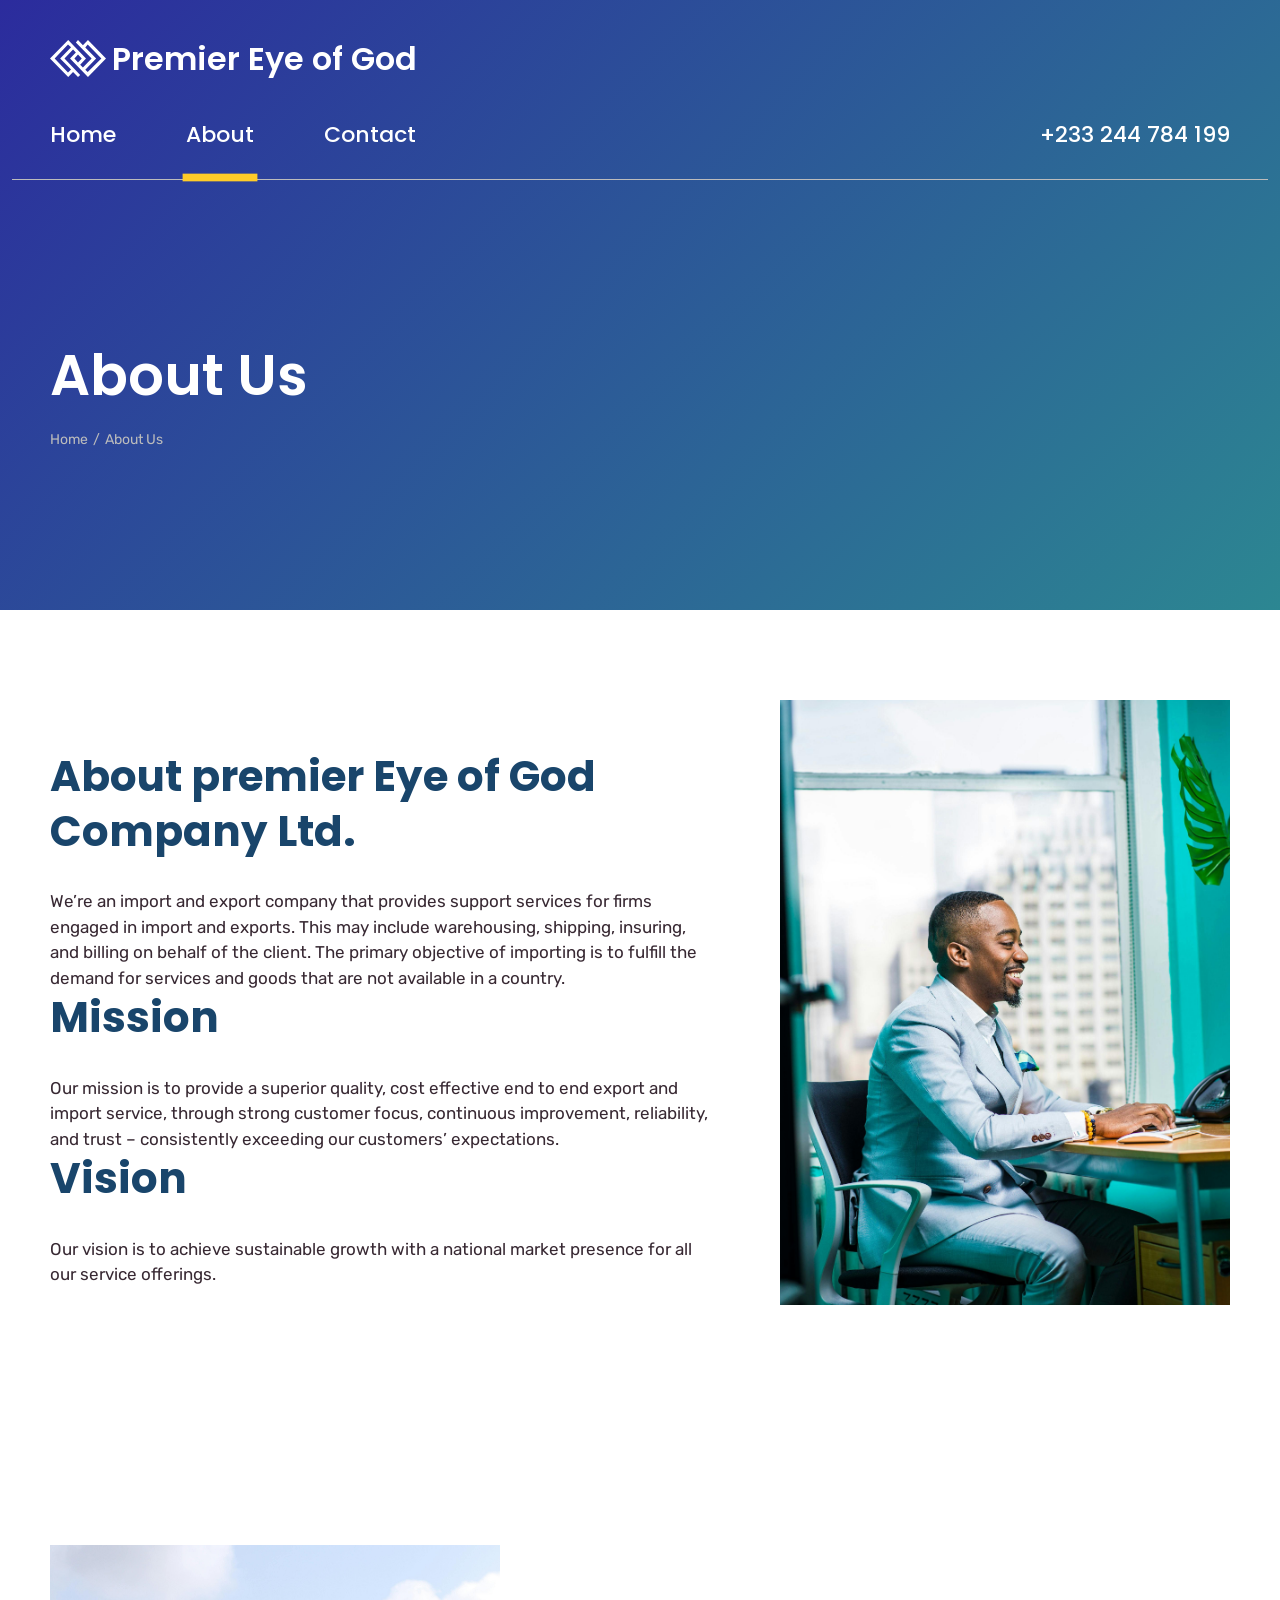
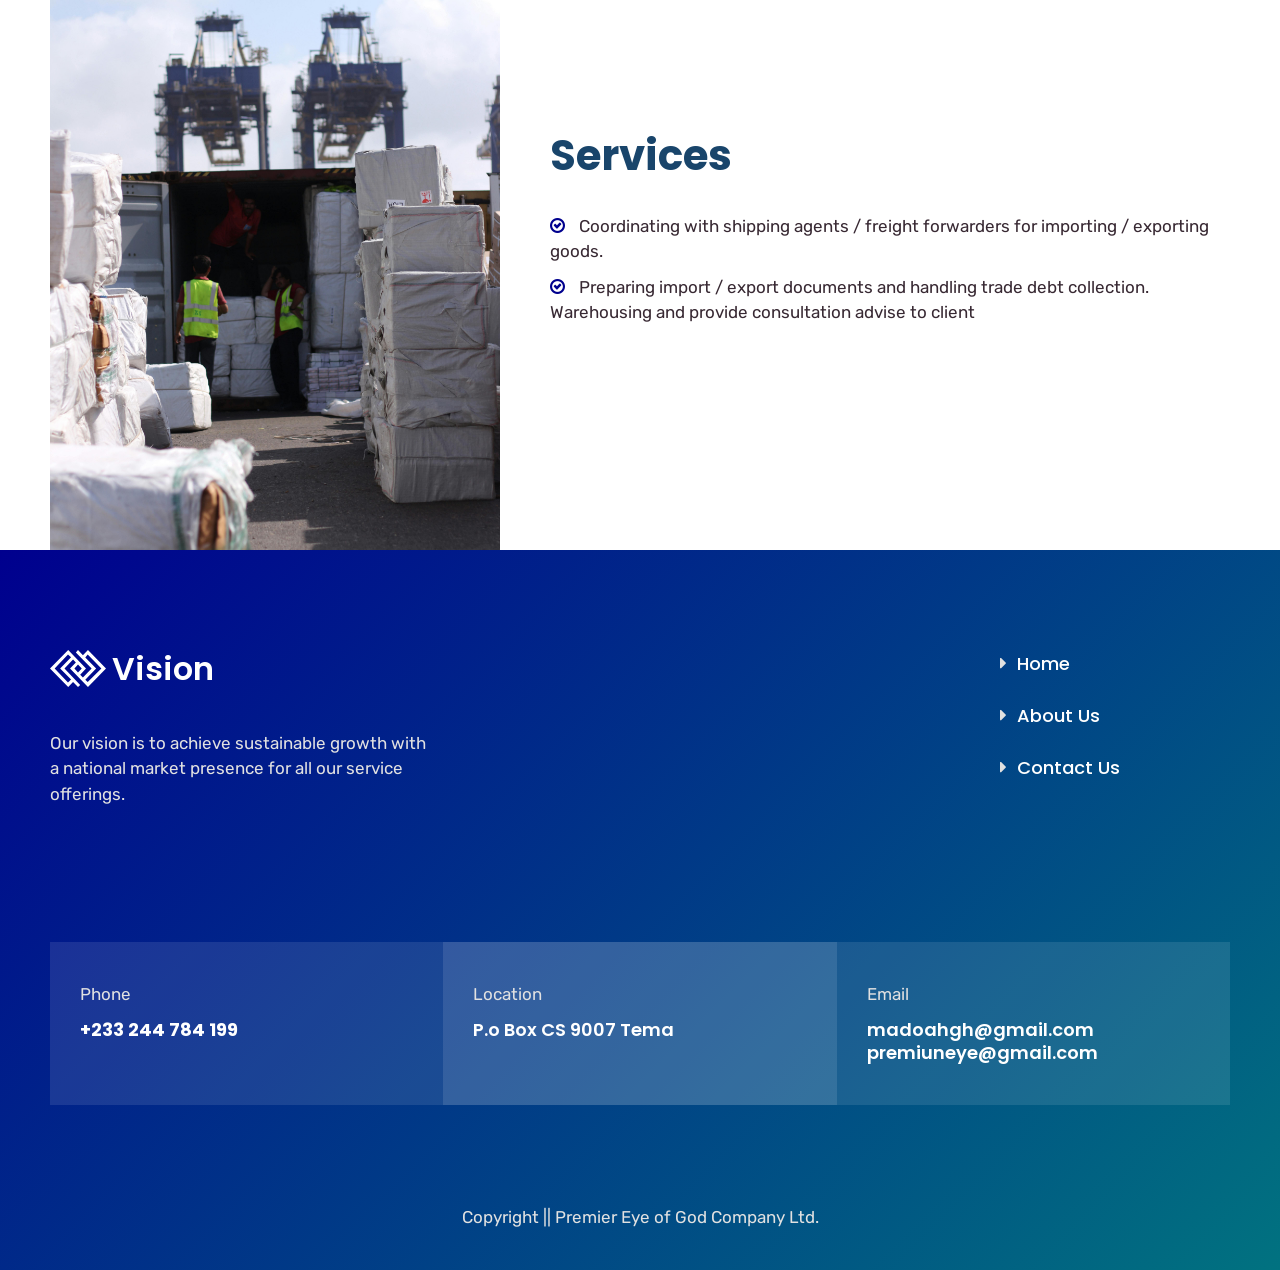
<file: about.html>
<!DOCTYPE html>
<html lang="en">

<head>
    <meta charset="UTF-8" />
    <meta name="viewport" content="width=device-width, initial-scale=1.0, minimum-scale=1.0" />
    <meta http-equiv="X-UA-Compatible" content="ie=edge" />
    <title>About Us | premier Eye of God</title>
    <link rel="stylesheet preload" as="style" href="css/preload.min.css" />
    <link rel="stylesheet preload" as="style" href="css/icomoon.css" />
    <link rel="stylesheet preload" as="style" href="css/libs.min.css" />

    <link rel="stylesheet" href="css/about.min.css" />
</head>

<body>
    <header class="header" data-page="about">
        <div class="header_panel">
            <div class="container d-flex justify-content-center justify-content-md-between align-items-center">
                <span class="header_panel-logo">
                    <a class="logo d-inline-flex align-items-center" href="index.html">
                        <span class="logo_media">
                            <svg width="56px" height="37px" viewBox="0 0 56 37" version="1.1"
                                xmlns="http://www.w3.org/2000/svg">
                                <title>Combined Shape</title>
                                <g stroke="none" stroke-width="1" fill="none" fill-rule="evenodd">
                                    <g fill="currentColor" transform="translate(0.000000, -0.000000)">
                                        <g transform="translate(0.000000, 0.000000)">
                                            <path
                                                d="M37.9730366,0 L56,18.5 L37.9730366,37 L20.0419919,18.5 L25.8616371,12.5121359 L23.0545408,9.458807 L14.4823984,18.5 L30.1911192,35 L28,37 L23.0545408,32 L18.195333,37 L0,18.5 L18.195333,0 L36.0014273,18.5 L30.1911192,24.6483396 L32.9085797,27.4399418 L41.6203395,18.5 L25.8616371,2.43040321 L28,0 L32.9085797,5.20234095 L37.9730366,0 Z M17.9818927,4.43392989 L4.64144645,18.5147247 L17.9818927,32.5955195 L21.0810871,29.6079919 L10.1321127,18.5 L21.0810871,7.28442361 L17.9818927,4.43392989 Z M37.7101843,4.43392989 L35.2883953,7.44356982 L46.1323481,18.5 L35.2883953,29.7451953 L37.7101843,32 L51.3914285,18.5147247 L37.7101843,4.43392989 Z M28,14.5941371 L24.4227574,18.5 L28,22.3996382 L31.7636086,18.5147247 L28,14.5941371 Z">
                                            </path>
                                        </g>
                                    </g>
                                </g>
                            </svg>
                        </span>
                        <span class="logo_text">Premier Eye of God</span>
                    </a>
                </span>
            </div>
        </div>
        <nav class="header_nav">
            <div
                class="container d-flex flex-wrap flex-lg-nowrap align-items-center justify-content-between flex-lg-row-reverse">
                <a class="header_nav-tel h5" href="tel:+1234567890">+233 244 784 199</a>
                <a class="header_nav-trigger" href="#" id="headerTrigger" data-bs-toggle="collapse"
                    data-bs-target="#headerMenu" aria-controls="headerMenu">
                    <svg width="100%" height="100%" enable-background="new 0 0 32 32" viewBox="0 0 32 32"
                        xmlns="http://www.w3.org/2000/svg">
                        <path
                            d="m29.5625 5.3092h-27.125c-1.06854 0-1.9375.86896-1.9375 1.9375s.86896 1.9375 1.9375 1.9375h27.125c1.06812 0 1.9375-.86896 1.9375-1.9375s-.86938-1.9375-1.9375-1.9375z"
                            fill="currentColor" />
                        <path
                            d="m29.5625 14.0625h-27.125c-1.06854 0-1.9375.86896-1.9375 1.9375s.86896 1.9375 1.9375 1.9375h27.125c1.06812 0 1.9375-.86896 1.9375-1.9375s-.86938-1.9375-1.9375-1.9375z"
                            fill="currentColor" />
                        <path
                            d="m29.562 22.816h-27.125c-1.0685 0-1.9375 0.8689-1.9375 1.9375 0 1.0685 0.86896 1.9375 1.9375 1.9375h27.125c1.0681 0 1.9375-0.86896 1.9375-1.9375 0-1.0686-0.86938-1.9375-1.9375-1.9375z"
                            fill="currentColor" />
                    </svg>
                </a>
                <div class="header_nav-wrapper collapse" id="headerMenu">
                    <ul class="header_nav-menu d-flex flex-column flex-lg-row">
                        <li class="header_nav-menu_item dropdown">
                            <a class="nav-link nav-item dropdown-toggle d-inline-flex align-items-center"
                                href="index.html" data-bs-toggle="collapse" data-bs-target="#homeMenu"
                                data-trigger="dropdown" aria-expanded="false" aria-controls="homeMenu" data-page="home">
                                Home
                            </a>
                        </li>
                        <li class="header_nav-menu_item dropdown">
                            <a class="nav-link nav-item dropdown-toggle d-inline-flex align-items-center"
                                href="about.html" data-bs-toggle="collapse" data-bs-target="#aboutMenu"
                                data-trigger="dropdown" aria-expanded="false" aria-controls="aboutMenu"
                                data-page="about">
                                About
                            </a>
                        </li>
                        <li class="header_nav-menu_item">
                            <a class="nav-item nav-link" href="contacts.html" data-page="contacts">Contact</a>
                        </li>
                    </ul>
                </div>
            </div>
        </nav>
    </header>

    <header class="page">
        <div class="page_overlay"></div>

        <div class="container">
            <div class="page_card d-flex flex-column">
                <h1 class="page_card-title">About Us</h1>
                <ul class="page_card-breadcrumbs breadcrumbs">
                    <li class="page_card-breadcrumbs_item item">
                        <a class="link" href="index.html">Home</a>
                    </li>

                    <li class="page_card-breadcrumbs_item item">
                        <span class="current">About Us</span>
                    </li>
                </ul>
            </div>
        </div>
    </header>
    <!-- about content start -->
    <main>
        <!-- steps section end -->
        <!-- features section start -->
        <section class="features section">
            <div class="container d-xl-flex justify-content-between">
                <div class="features_main">
                    <h2 class="features_main-header">About premier Eye of God Company Ltd.</h2>
                    <p class="features_main-text">
                        We’re an import and export company that provides support services for firms engaged in import
                        and exports. This may include warehousing, shipping, insuring, and billing on behalf of the
                        client.
                        The primary objective of importing is to fulfill the demand for services and goods that are not
                        available in a country.

                    </p>
                    <h2 class="features_main-header">Mission</h2>
                    <p class="features_main-text">
                        Our mission is to provide a superior quality, cost effective end to end export and import
                        service, through strong customer focus, continuous improvement, reliability, and trust –
                        consistently exceeding our customers’ expectations.

                    </p>
                    <h2 class="features_main-header">Vision</h2>
                    <p class="features_main-text">
                        Our vision is to achieve sustainable growth with a national market presence for all our service
                        offerings.

                    </p>
                    <!-- <ul class="features_main-list">
                        <li class="features_main-list-item">
                            <i class="icon-check-circle-o icon"></i>
                            Maecenas pretium interdum mauris sed sollicitudin
                        </li>
                        <li class="features_main-list-item">
                            <i class="icon-check-circle-o icon"></i>
                            Sed interdum lacinia sem, sed euismod purus rhoncus a
                        </li>
                        <li class="features_main-list-item">
                            <i class="icon-check-circle-o icon"></i>
                            Donec cursus interdum purus, et fermentum
                        </li>
                    </ul>
                    <a class="features_main-btn btn btn--split" href="warehouse.html">
                        <span class="main">Consultation</span>
                        <span class="icon-caret_right icon"></span>
                    </a> -->
                </div>
                <div class="features_media">
                    <picture>
                        <source data-srcset="img/about.jpg" srcset="img/about.jpg" />
                        <img class="lazy" data-src="img/about.jpg" src="img/about.jpg" alt="media" />
                    </picture>
                </div>
            </div>
        </section>
        <!-- features section end -->
        <!-- about section start -->
        <!-- <div class="about">
            <div class="about_block">
                <div class="container">
                    <div class="about_block-media">
                        <picture>
                            <source data-srcset="img/placeholder.jpg" srcset="img/placeholder.jpg" />
                            <img class="lazy" data-src="img/placeholder.jpg" src="img/placeholder.jpg" alt="media" />
                        </picture>
                    </div>
                    <div class="about_block-main">
                        <h3 class="title">Excellent company quality services</h3>
                        <p class="text">
                            Donec lacinia purus et nisl dignissim, vel egestas nunc iaculis. Maecenas elementum
                            elementum ipsum, sit
                            amet lacinia lectus vulputate nec.
                        </p>
                        <a class="btn btn--split" href="quote.html">
                            <span class="main">Appointement</span>
                            <span class="icon-caret_right icon"></span>
                        </a>
                    </div>
                </div>
            </div>
            <div class="about_block">
                <div class="container">
                    <div class="about_block-media">
                        <picture>
                            <source data-srcset="img/placeholder.jpg" srcset="img/placeholder.jpg" />
                            <img class="lazy" data-src="img/placeholder.jpg" src="img/placeholder.jpg" alt="media" />
                        </picture>
                    </div>
                    <div class="about_block-main">
                        <h3 class="title"><span class="highlight">Rolso</span> transportation company</h3>
                        <p class="text">Sed pulvinar ligula sapien, eget tincidunt mauris sollicitudin sed. Vivamus vel
                            nisl diam.</p>
                        <ul class="list d-grid">
                            <li class="contact_data-item">
                                <span class="media media--highlight">
                                    <svg width="72" height="72" viewBox="0 0 72 72" fill="none"
                                        xmlns="http://www.w3.org/2000/svg">
                                        <path
                                            d="M27.5 37C28.3279 37 29 37.6721 29 38.5C29 39.3279 28.3279 40 27.5 40C26.6721 40 26 39.3279 26 38.5C26 37.6721 26.6721 37 27.5 37Z"
                                            fill="currentColor" />
                                        <path fill-rule="evenodd" clip-rule="evenodd"
                                            d="M57.6327 52.001L71.6952 69.7198C72.0309 70.1422 72.0946 70.7195 71.86 71.2051C71.6255 71.6913 71.1333 72 70.5938 72H1.40639C0.866966 72 0.374779 71.6913 0.140221 71.2051C-0.0948868 70.7195 -0.0306168 70.1422 0.305016 69.7198L14.3675 52.001C14.6339 51.6649 15.0399 51.4688 15.4689 51.4688H27.7873L17.2706 34.9739C14.8037 31.2753 13.5001 26.9621 13.5001 22.5C13.5001 10.0937 23.5933 0 36.0001 0C48.407 0 58.5001 10.0937 58.5001 22.5C58.5001 26.9621 57.1966 31.2748 54.7296 34.9739L44.2129 51.4688H56.5314C56.9604 51.4688 57.3658 51.6649 57.6327 52.001ZM62.8831 63.1406H54.3802L59.1791 69.1875H67.6825L62.8831 63.1406ZM38.5643 60.3281L42.4194 54.2812H43.7581L48.5575 60.3281H38.5643ZM29.5803 54.2812H28.2416L23.4428 60.3281H33.4354L29.5803 54.2812ZM16.4115 69.1875L21.2103 63.1406H50.7894L55.5887 69.1875H16.4115ZM12.8206 69.1875L17.62 63.1406H9.1166L4.31777 69.1875H12.8206ZM19.8519 60.3281H11.349L16.1478 54.2812H24.6512L19.8519 60.3281ZM52.3818 33.4248C54.5445 30.1871 55.6876 26.4095 55.6876 22.5C55.6876 11.6444 46.8557 2.8125 36.0001 2.8125C25.1445 2.8125 16.3126 11.6444 16.3126 22.5C16.3126 26.4095 17.4558 30.1871 19.6179 33.4248C19.6219 33.4303 19.6254 33.4358 19.629 33.4413L19.6343 33.4495C20.5577 34.8981 35.2888 58.0034 36.0001 59.1185C37.7892 56.3121 50.5438 36.3071 52.3659 33.4495C52.3692 33.444 52.3727 33.4386 52.3763 33.4331C52.3781 33.4303 52.38 33.4276 52.3818 33.4248ZM52.1478 60.3281L47.349 54.2812H55.8518L60.6512 60.3281H52.1478Z"
                                            fill="currentColor" />
                                        <path fill-rule="evenodd" clip-rule="evenodd"
                                            d="M22 22C22 29.776 28.3142 36 36 36C43.6836 36 50 29.7782 50 22C50 14.2803 43.7197 8 36 8C28.2803 8 22 14.2803 22 22ZM24.8 22C24.8 15.8241 29.8241 10.8 36 10.8C42.1759 10.8 47.2 15.8241 47.2 22C47.2 28.2333 42.137 33.2 36 33.2C29.8646 33.2 24.8 28.2333 24.8 22Z"
                                            fill="currentColor" />
                                        <path
                                            d="M30.6797 42.1944C31.3435 41.8087 32.2069 42.0148 32.6074 42.6546L37.7982 50.9488C38.1986 51.5887 37.9847 52.4198 37.3203 52.8055C36.6532 53.1928 35.7914 52.9825 35.3926 52.3453L30.2018 44.0511C29.8014 43.4112 30.0153 42.5801 30.6797 42.1944Z"
                                            fill="currentColor" />
                                    </svg>
                                </span>
                                <div class="main">
                                    <span class="main_title">Address</span>
                                    <div class="main_info">
                                        <span class="h6">4621 Hill Croft Farm</span>
                                        <span class="h6">Road</span>
                                    </div>
                                </div>
                            </li>
                            <li class="contact_data-item">
                                <span class="media">
                                    <svg width="60" height="67" viewBox="0 0 60 67" fill="none"
                                        xmlns="http://www.w3.org/2000/svg">
                                        <path fill-rule="evenodd" clip-rule="evenodd"
                                            d="M41.7724 32.0202C42.743 28.4354 40.5854 24.7373 36.9632 23.7766C34.8343 23.212 33.5663 21.0388 34.1366 18.9322C34.7073 16.8253 36.9028 15.5707 39.0322 16.1352C46.9125 18.2249 51.6056 26.2692 49.4942 34.0677C49.0164 35.8328 47.3971 37 45.6324 37C45.2908 37 44.9441 36.9563 44.5987 36.8648C43.5674 36.5912 42.7056 35.9367 42.1718 35.0217C41.6379 34.1068 41.4961 33.0409 41.7724 32.0202ZM37.3295 18.8106C37.0202 18.9872 36.799 19.2724 36.7067 19.6137C36.5159 20.318 36.94 21.0447 37.6519 21.2336C42.6913 22.5701 45.6925 27.7146 44.3424 32.7017C44.2501 33.043 44.2974 33.3995 44.476 33.7054C44.6545 34.0114 44.9428 34.2302 45.2876 34.3217C45.9991 34.5103 46.7337 34.0909 46.9245 33.3864C48.6564 26.9903 44.8069 20.3924 38.3437 18.6785C38.2285 18.648 38.1116 18.6328 37.9955 18.6328C37.764 18.6328 37.5355 18.6929 37.3295 18.8106Z"
                                            fill="currentColor" />
                                        <path fill-rule="evenodd" clip-rule="evenodd"
                                            d="M37.1321 8.92472C37.6788 6.82328 39.7833 5.57192 41.8224 6.13483C54.8829 9.74013 62.6612 23.62 59.1617 37.0754C58.7036 38.836 57.1524 40 55.4617 40C55.1344 40 54.8021 39.9564 54.4714 39.8651C53.4832 39.5924 52.6575 38.9396 52.1461 38.027C51.6347 37.1144 51.4988 36.0512 51.7635 35.0332C54.1698 25.7806 48.821 16.236 39.8401 13.7567C38.8521 13.484 38.0262 12.8312 37.5147 11.9185C37.0033 11.0059 36.8674 9.94261 37.1321 8.92472ZM55.1311 37.3283C55.8136 37.5167 56.5168 37.0982 56.6995 36.3955C59.8351 24.339 52.8653 11.9021 41.1628 8.67129C41.0521 8.64083 40.9409 8.62626 40.8316 8.62626C40.2663 8.62626 39.7476 9.01545 39.5944 9.60423C39.4116 10.3067 39.8178 11.0315 40.4998 11.2198C50.8385 14.0739 56.9957 25.0613 54.2257 35.7126C54.1372 36.0529 54.1826 36.4085 54.3536 36.7136L54.3538 36.7138C54.5247 37.0189 54.8007 37.237 55.1311 37.3283Z"
                                            fill="currentColor" />
                                        <path fill-rule="evenodd" clip-rule="evenodd"
                                            d="M45.9925 45.6508C44.24 42.6432 40.3451 41.6085 37.3096 43.3453L31.9327 46.4214C31.6797 46.5663 31.3848 46.605 31.1017 46.5298C30.8191 46.4548 30.583 46.2751 30.4368 46.0242L18.3321 25.2486C18.1859 24.9975 18.1469 24.7052 18.2227 24.4252C18.2984 24.1452 18.4796 23.9112 18.7328 23.7663L24.1096 20.6903C27.1449 18.9537 28.1886 15.094 26.4363 12.0864L21.2284 3.14798C19.476 0.140216 15.5809 -0.893777 12.5455 0.842499L10.7188 1.88761C0.477721 7.74652 -3.0436 20.7689 2.86893 30.9168L7.3178 38.5522C7.68239 39.1781 8.4899 39.3924 9.12164 39.0312C9.75325 38.6699 9.96968 37.8696 9.60495 37.2437L5.15622 29.6082C0.913495 22.3266 2.21171 13.3576 7.74419 7.52367L16.3888 22.3603C16.0568 22.7618 15.8112 23.2317 15.6716 23.748C15.4133 24.7032 15.5459 25.7009 16.0449 26.5573L28.1497 47.3328C28.6486 48.1891 29.4542 48.8017 30.4183 49.0577C30.9393 49.1961 31.4728 49.2203 31.9896 49.1361L40.5832 63.8853C37.5924 64.5876 34.4547 64.5493 31.4023 63.7389C26.5505 62.4507 22.4953 59.3674 19.9839 55.0569L15.5471 47.4419C15.1823 46.8159 14.3748 46.6016 13.7432 46.963C13.1116 47.3243 12.8952 48.1246 13.2599 48.7505L17.6968 56.3654C20.5609 61.2812 25.1856 64.7975 30.7188 66.2667C32.5664 66.7573 34.4413 67 36.3043 67C40.0203 67 43.6879 66.0342 46.9924 64.1438L48.8191 63.0986C50.2895 62.2574 51.3413 60.8992 51.7807 59.2741C52.2201 57.649 51.9946 55.9516 51.1456 54.4947L45.9925 45.6508ZM12.0392 4.1541L13.8659 3.10899C14.7253 2.61725 15.7267 2.48679 16.6851 2.74116C17.6437 2.99567 18.4448 3.60492 18.9411 4.4565L24.149 13.3949C25.1732 15.1529 24.5632 17.4089 22.7891 18.4239L18.5559 20.8457L9.73555 5.70745C10.4537 5.14217 11.2217 4.6219 12.0392 4.1541ZM47.4983 60.8324C48.3576 60.3407 48.9726 59.5468 49.2293 58.5969C49.4862 57.6471 49.3545 56.655 48.8583 55.8034L43.7055 46.9594C42.6812 45.2015 40.4046 44.5969 38.6303 45.6118L34.397 48.0336L43.1638 63.0803C44.0207 62.7438 44.8587 62.3426 45.6716 61.8775L47.4983 60.8324Z"
                                            fill="currentColor" />
                                        <path
                                            d="M11.5 41C11.104 41 10.7185 41.1605 10.438 41.4395C10.159 41.7185 10 42.104 10 42.5C10 42.8945 10.159 43.2815 10.438 43.5605C10.7185 43.8395 11.1055 44 11.5 44C11.8945 44 12.2815 43.8395 12.5605 43.5605C12.8395 43.2815 13 42.8945 13 42.5C13 42.104 12.8395 41.7185 12.5605 41.4395C12.2815 41.1603 11.8945 41 11.5 41Z"
                                            fill="currentColor" />
                                    </svg>
                                </span>
                                <div class="main">
                                    <span class="main_title">Phones</span>
                                    <div class="main_info">
                                        <a class="link h6" href="tel:+1234567890">+233 244 784 199</a>
                                        <a class="link h6" href="tel:+1234567890">+8 (495) 969 60 12</a>
                                    </div>
                                </div>
                            </li>
                        </ul>
                    </div>
                </div>
            </div>
        </div> -->
        <!-- about section end -->
        <!-- quality section start -->
        <section class="quality section">
            <div class="container d-xl-flex align-items-center justify-content-between">
                <div class="quality_media">
                    <picture>
                        <source data-srcset="img/about2.jpg" srcset="img/about2.jpg" />
                        <img class="lazy" data-src="img/about2.jpg" src="img/about2.jpg" alt="media" />
                    </picture>
                </div>
                <div class="quality_main">
                    <h2 class="quality_main-title">Services</h2>
                    <ul class="features_main-list">
                        <li class="features_main-list-item">
                            <i class="icon-check-circle-o icon"></i>
                            Coordinating with shipping agents / freight forwarders for importing / exporting goods.
                        </li>
                        <li class="features_main-list-item">
                            <i class="icon-check-circle-o icon"></i>
                            Preparing import / export documents and handling trade debt collection.
                            Warehousing and provide consultation advise to client

                        </li>
                    </ul>
                </div>
            </div>
        </section>
        <!-- quality section end -->
        <!-- contacts section start -->
        <!-- <section class="contacts section">
            <div class="container">
                <h2 class="contacts_header">We provide future of delivery</h2>
                <ul class="contact_data">
                    <li class="contact_data-item">
                        <span class="media">
                            <svg width="60" height="67" viewBox="0 0 60 67" fill="none"
                                xmlns="http://www.w3.org/2000/svg">
                                <path fill-rule="evenodd" clip-rule="evenodd"
                                    d="M41.7724 32.0202C42.743 28.4354 40.5854 24.7373 36.9632 23.7766C34.8343 23.212 33.5663 21.0388 34.1366 18.9322C34.7073 16.8253 36.9028 15.5707 39.0322 16.1352C46.9125 18.2249 51.6056 26.2692 49.4942 34.0677C49.0164 35.8328 47.3971 37 45.6324 37C45.2908 37 44.9441 36.9563 44.5987 36.8648C43.5674 36.5912 42.7056 35.9367 42.1718 35.0217C41.6379 34.1068 41.4961 33.0409 41.7724 32.0202ZM37.3295 18.8106C37.0202 18.9872 36.799 19.2724 36.7067 19.6137C36.5159 20.318 36.94 21.0447 37.6519 21.2336C42.6913 22.5701 45.6925 27.7146 44.3424 32.7017C44.2501 33.043 44.2974 33.3995 44.476 33.7054C44.6545 34.0114 44.9428 34.2302 45.2876 34.3217C45.9991 34.5103 46.7337 34.0909 46.9245 33.3864C48.6564 26.9903 44.8069 20.3924 38.3437 18.6785C38.2285 18.648 38.1116 18.6328 37.9955 18.6328C37.764 18.6328 37.5355 18.6929 37.3295 18.8106Z"
                                    fill="currentColor" />
                                <path fill-rule="evenodd" clip-rule="evenodd"
                                    d="M37.1321 8.92472C37.6788 6.82328 39.7833 5.57192 41.8224 6.13483C54.8829 9.74013 62.6612 23.62 59.1617 37.0754C58.7036 38.836 57.1524 40 55.4617 40C55.1344 40 54.8021 39.9564 54.4714 39.8651C53.4832 39.5924 52.6575 38.9396 52.1461 38.027C51.6347 37.1144 51.4988 36.0512 51.7635 35.0332C54.1698 25.7806 48.821 16.236 39.8401 13.7567C38.8521 13.484 38.0262 12.8312 37.5147 11.9185C37.0033 11.0059 36.8674 9.94261 37.1321 8.92472ZM55.1311 37.3283C55.8136 37.5167 56.5168 37.0982 56.6995 36.3955C59.8351 24.339 52.8653 11.9021 41.1628 8.67129C41.0521 8.64083 40.9409 8.62626 40.8316 8.62626C40.2663 8.62626 39.7476 9.01545 39.5944 9.60423C39.4116 10.3067 39.8178 11.0315 40.4998 11.2198C50.8385 14.0739 56.9957 25.0613 54.2257 35.7126C54.1372 36.0529 54.1826 36.4085 54.3536 36.7136L54.3538 36.7138C54.5247 37.0189 54.8007 37.237 55.1311 37.3283Z"
                                    fill="currentColor" />
                                <path fill-rule="evenodd" clip-rule="evenodd"
                                    d="M45.9925 45.6508C44.24 42.6432 40.3451 41.6085 37.3096 43.3453L31.9327 46.4214C31.6797 46.5663 31.3848 46.605 31.1017 46.5298C30.8191 46.4548 30.583 46.2751 30.4368 46.0242L18.3321 25.2486C18.1859 24.9975 18.1469 24.7052 18.2227 24.4252C18.2984 24.1452 18.4796 23.9112 18.7328 23.7663L24.1096 20.6903C27.1449 18.9537 28.1886 15.094 26.4363 12.0864L21.2284 3.14798C19.476 0.140216 15.5809 -0.893777 12.5455 0.842499L10.7188 1.88761C0.477721 7.74652 -3.0436 20.7689 2.86893 30.9168L7.3178 38.5522C7.68239 39.1781 8.4899 39.3924 9.12164 39.0312C9.75325 38.6699 9.96968 37.8696 9.60495 37.2437L5.15622 29.6082C0.913495 22.3266 2.21171 13.3576 7.74419 7.52367L16.3888 22.3603C16.0568 22.7618 15.8112 23.2317 15.6716 23.748C15.4133 24.7032 15.5459 25.7009 16.0449 26.5573L28.1497 47.3328C28.6486 48.1891 29.4542 48.8017 30.4183 49.0577C30.9393 49.1961 31.4728 49.2203 31.9896 49.1361L40.5832 63.8853C37.5924 64.5876 34.4547 64.5493 31.4023 63.7389C26.5505 62.4507 22.4953 59.3674 19.9839 55.0569L15.5471 47.4419C15.1823 46.8159 14.3748 46.6016 13.7432 46.963C13.1116 47.3243 12.8952 48.1246 13.2599 48.7505L17.6968 56.3654C20.5609 61.2812 25.1856 64.7975 30.7188 66.2667C32.5664 66.7573 34.4413 67 36.3043 67C40.0203 67 43.6879 66.0342 46.9924 64.1438L48.8191 63.0986C50.2895 62.2574 51.3413 60.8992 51.7807 59.2741C52.2201 57.649 51.9946 55.9516 51.1456 54.4947L45.9925 45.6508ZM12.0392 4.1541L13.8659 3.10899C14.7253 2.61725 15.7267 2.48679 16.6851 2.74116C17.6437 2.99567 18.4448 3.60492 18.9411 4.4565L24.149 13.3949C25.1732 15.1529 24.5632 17.4089 22.7891 18.4239L18.5559 20.8457L9.73555 5.70745C10.4537 5.14217 11.2217 4.6219 12.0392 4.1541ZM47.4983 60.8324C48.3576 60.3407 48.9726 59.5468 49.2293 58.5969C49.4862 57.6471 49.3545 56.655 48.8583 55.8034L43.7055 46.9594C42.6812 45.2015 40.4046 44.5969 38.6303 45.6118L34.397 48.0336L43.1638 63.0803C44.0207 62.7438 44.8587 62.3426 45.6716 61.8775L47.4983 60.8324Z"
                                    fill="currentColor" />
                                <path
                                    d="M11.5 41C11.104 41 10.7185 41.1605 10.438 41.4395C10.159 41.7185 10 42.104 10 42.5C10 42.8945 10.159 43.2815 10.438 43.5605C10.7185 43.8395 11.1055 44 11.5 44C11.8945 44 12.2815 43.8395 12.5605 43.5605C12.8395 43.2815 13 42.8945 13 42.5C13 42.104 12.8395 41.7185 12.5605 41.4395C12.2815 41.1603 11.8945 41 11.5 41Z"
                                    fill="currentColor" />
                            </svg>
                        </span>
                        <div class="main">
                            <span class="main_title">Phones</span>
                            <div class="main_info">
                                <a class="link h6" href="tel:+1234567890">+233 244 784 199</a>
                                <a class="link h6" href="tel:+1234567890">+8 (495) 969 60 12</a>
                            </div>
                        </div>
                    </li>
                    <li class="contact_data-item">
                        <span class="media media--highlight">
                            <svg width="72" height="72" viewBox="0 0 72 72" fill="none"
                                xmlns="http://www.w3.org/2000/svg">
                                <path
                                    d="M27.5 37C28.3279 37 29 37.6721 29 38.5C29 39.3279 28.3279 40 27.5 40C26.6721 40 26 39.3279 26 38.5C26 37.6721 26.6721 37 27.5 37Z"
                                    fill="currentColor" />
                                <path fill-rule="evenodd" clip-rule="evenodd"
                                    d="M57.6327 52.001L71.6952 69.7198C72.0309 70.1422 72.0946 70.7195 71.86 71.2051C71.6255 71.6913 71.1333 72 70.5938 72H1.40639C0.866966 72 0.374779 71.6913 0.140221 71.2051C-0.0948868 70.7195 -0.0306168 70.1422 0.305016 69.7198L14.3675 52.001C14.6339 51.6649 15.0399 51.4688 15.4689 51.4688H27.7873L17.2706 34.9739C14.8037 31.2753 13.5001 26.9621 13.5001 22.5C13.5001 10.0937 23.5933 0 36.0001 0C48.407 0 58.5001 10.0937 58.5001 22.5C58.5001 26.9621 57.1966 31.2748 54.7296 34.9739L44.2129 51.4688H56.5314C56.9604 51.4688 57.3658 51.6649 57.6327 52.001ZM62.8831 63.1406H54.3802L59.1791 69.1875H67.6825L62.8831 63.1406ZM38.5643 60.3281L42.4194 54.2812H43.7581L48.5575 60.3281H38.5643ZM29.5803 54.2812H28.2416L23.4428 60.3281H33.4354L29.5803 54.2812ZM16.4115 69.1875L21.2103 63.1406H50.7894L55.5887 69.1875H16.4115ZM12.8206 69.1875L17.62 63.1406H9.1166L4.31777 69.1875H12.8206ZM19.8519 60.3281H11.349L16.1478 54.2812H24.6512L19.8519 60.3281ZM52.3818 33.4248C54.5445 30.1871 55.6876 26.4095 55.6876 22.5C55.6876 11.6444 46.8557 2.8125 36.0001 2.8125C25.1445 2.8125 16.3126 11.6444 16.3126 22.5C16.3126 26.4095 17.4558 30.1871 19.6179 33.4248C19.6219 33.4303 19.6254 33.4358 19.629 33.4413L19.6343 33.4495C20.5577 34.8981 35.2888 58.0034 36.0001 59.1185C37.7892 56.3121 50.5438 36.3071 52.3659 33.4495C52.3692 33.444 52.3727 33.4386 52.3763 33.4331C52.3781 33.4303 52.38 33.4276 52.3818 33.4248ZM52.1478 60.3281L47.349 54.2812H55.8518L60.6512 60.3281H52.1478Z"
                                    fill="currentColor" />
                                <path fill-rule="evenodd" clip-rule="evenodd"
                                    d="M22 22C22 29.776 28.3142 36 36 36C43.6836 36 50 29.7782 50 22C50 14.2803 43.7197 8 36 8C28.2803 8 22 14.2803 22 22ZM24.8 22C24.8 15.8241 29.8241 10.8 36 10.8C42.1759 10.8 47.2 15.8241 47.2 22C47.2 28.2333 42.137 33.2 36 33.2C29.8646 33.2 24.8 28.2333 24.8 22Z"
                                    fill="currentColor" />
                                <path
                                    d="M30.6797 42.1944C31.3435 41.8087 32.2069 42.0148 32.6074 42.6546L37.7982 50.9488C38.1986 51.5887 37.9847 52.4198 37.3203 52.8055C36.6532 53.1928 35.7914 52.9825 35.3926 52.3453L30.2018 44.0511C29.8014 43.4112 30.0153 42.5801 30.6797 42.1944Z"
                                    fill="currentColor" />
                            </svg>
                        </span>
                        <div class="main">
                            <span class="main_title">Address</span>
                            <div class="main_info">
                                <span class="h6">4621 Hill Croft Farm</span>
                                <span class="h6">Road</span>
                            </div>
                        </div>
                    </li>
                    <li class="contact_data-item">
                        <span class="media">
                            <svg width="60" height="60" viewBox="0 0 60 60" fill="none"
                                xmlns="http://www.w3.org/2000/svg">
                                <path
                                    d="M15.9938 58H16.0062C16.555 58 17 58.4478 17 59C17 59.5522 16.555 60 16.0062 60H15.9938C15.445 60 15 59.5522 15 59C15 58.4478 15.445 58 15.9938 58Z"
                                    fill="currentColor" />
                                <path fill-rule="evenodd" clip-rule="evenodd"
                                    d="M8.67188 11.5215L0.346172 19.7885C0.124569 20.0085 0 20.3079 0 20.6201V50.6836C0 53.3551 1.13191 55.7658 2.9393 57.4662L2.9525 57.4811C2.9624 57.4924 2.97228 57.5037 2.98301 57.5145C3.02004 57.5515 3.05941 57.5843 3.09984 57.6154C4.75008 59.0968 6.92941 60 9.31641 60H10.8984C11.5455 60 12.0703 59.4752 12.0703 58.8281C12.0703 58.181 11.5455 57.6562 10.8984 57.6562H9.31641C7.94449 57.6562 6.66504 57.2564 5.58539 56.5695L24.1048 38.05C27.3553 34.7993 32.6446 34.7993 35.8954 38.05L49.8742 52.0288H34.219C33.5719 52.0288 33.0471 52.5536 33.0471 53.2007C33.0471 53.8478 33.5719 54.3725 34.219 54.3725H52.2178L54.4147 56.5695C53.335 57.2564 52.0555 57.6562 50.6836 57.6562H21.3361C20.689 57.6562 20.1642 58.181 20.1642 58.8281C20.1642 59.4752 20.689 60 21.3361 60H50.6836C55.8206 60 60 55.8207 60 50.6836V20.6201C60 20.3093 59.8765 20.0113 59.6568 19.7913L51.3281 11.4628V4.6875C51.3281 2.10281 49.2253 0 46.6406 0H13.3594C10.7747 0 8.67188 2.10281 8.67188 4.6875V11.5215ZM2.83207 20.623L8.67188 14.8245V26.4628L2.83207 20.623ZM51.3281 14.7775V26.4628L57.1707 20.6201L51.3281 14.7775ZM57.6562 50.6836C57.6562 52.311 57.0943 53.8086 56.1564 54.9963L41.1328 39.9729L57.6562 23.4493V50.6836ZM22.4474 36.3927C26.6119 32.2284 33.3881 32.2284 37.5526 36.3927L39.4754 38.3155L48.9844 28.8066V4.6875C48.9844 3.39516 47.933 2.34375 46.6406 2.34375H13.3594C12.067 2.34375 11.0156 3.39516 11.0156 4.6875V28.8066L20.5246 38.3155L22.4474 36.3927ZM3.84375 54.9964C2.90566 53.8088 2.34375 52.311 2.34375 50.6836V23.4493L18.8672 39.9729L3.84375 54.9964Z"
                                    fill="currentColor" />
                                <path
                                    d="M29.1621 11H40.8379C41.4796 11 42 11.4478 42 12C42 12.5522 41.4796 13 40.8379 13H29.1621C28.5204 13 28 12.5522 28 12C28 11.4478 28.5204 11 29.1621 11Z"
                                    fill="currentColor" />
                                <path
                                    d="M23.292 11.293C23.479 11.107 23.737 11 24 11C24.263 11 24.521 11.1069 24.707 11.293C24.893 11.4791 25 11.737 25 12C25 12.263 24.8931 12.521 24.707 12.7069C24.52 12.893 24.263 13 24 13C23.737 13 23.479 12.893 23.292 12.7069C23.1061 12.521 23 12.263 23 12C23 11.737 23.1061 11.479 23.292 11.293Z"
                                    fill="currentColor" />
                                <path
                                    d="M19.1486 19H40.8514C41.4856 19 42 19.4478 42 20C42 20.5522 41.4856 21 40.8514 21H19.1486C18.5144 21 18 20.5522 18 20C18 19.4478 18.5144 19 19.1486 19Z"
                                    fill="currentColor" />
                            </svg>
                        </span>
                        <div class="main">
                            <span class="main_title">Emails</span>
                            <div class="main_info">
                                <a class="link h6" href="mailto:example@domain.com">rolso@site.com</a>
                                <a class="link h6" href="mailto:example@domain.com">rolso@gensite.com</a>
                            </div>
                        </div>
                    </li>
                </ul>
                <div class="contacts_map">
                    <div id="map"></div>
                </div>
            </div>
        </section> -->
        <!-- contacts section end -->
    </main>
    <!-- about content end -->
    <footer class="footer">
        <div class="container">
            <div class="footer_main d-md-flex flex-wrap justify-content-between">
                <div class="footer_main-block footer_main-block--about">
                    <span class="brand">
                        <a class="logo d-inline-flex align-items-center" href="index.html">
                            <span class="logo_media">
                                <svg width="56px" height="37px" viewBox="0 0 56 37" version="1.1"
                                    xmlns="http://www.w3.org/2000/svg">
                                    <title>Combined Shape</title>
                                    <g stroke="none" stroke-width="1" fill="none" fill-rule="evenodd">
                                        <g fill="currentColor" transform="translate(0.000000, -0.000000)">
                                            <g transform="translate(0.000000, 0.000000)">
                                                <path
                                                    d="M37.9730366,0 L56,18.5 L37.9730366,37 L20.0419919,18.5 L25.8616371,12.5121359 L23.0545408,9.458807 L14.4823984,18.5 L30.1911192,35 L28,37 L23.0545408,32 L18.195333,37 L0,18.5 L18.195333,0 L36.0014273,18.5 L30.1911192,24.6483396 L32.9085797,27.4399418 L41.6203395,18.5 L25.8616371,2.43040321 L28,0 L32.9085797,5.20234095 L37.9730366,0 Z M17.9818927,4.43392989 L4.64144645,18.5147247 L17.9818927,32.5955195 L21.0810871,29.6079919 L10.1321127,18.5 L21.0810871,7.28442361 L17.9818927,4.43392989 Z M37.7101843,4.43392989 L35.2883953,7.44356982 L46.1323481,18.5 L35.2883953,29.7451953 L37.7101843,32 L51.3914285,18.5147247 L37.7101843,4.43392989 Z M28,14.5941371 L24.4227574,18.5 L28,22.3996382 L31.7636086,18.5147247 L28,14.5941371 Z">
                                                </path>
                                            </g>
                                        </g>
                                    </g>
                                </svg>
                            </span>
                            <span class="logo_text">Vision</span>
                        </a>
                    </span>
                    <p class="text">
                        Our vision is to achieve sustainable growth with a national market presence for all our service
                        offerings.
                    </p>
                </div>
                <div class="footer_main-block footer_main-block--nav">
                    <ul class="list d-flex flex-column">
                        <li class="list-item">
                            <i class="icon-caret_right icon"></i>
                            <a class="link" href="index.html">Home</a>
                        </li>
                        <li class="list-item">
                            <i class="icon-caret_right icon"></i>
                            <a class="link" href="about.html">About Us</a>
                        </li>
                        <li class="list-item">
                            <i class="icon-caret_right icon"></i>
                            <a class="link" href="contacts.html">Contact Us</a>
                        </li>
                    </ul>
                </div>

                <!-- <div class="footer_main-block footer_main-block--subscribe">
                    <h5 class="title">Subscribe</h5>
                    <p class="text">Curabitur quis porttitor augue, et posuere ligula. Nunc sagittis vestibulum</p>
                    <form class="form d-flex justify-content-between" action="#" method="post" data-type="subscription">
                        <input class="field required flex-grow-1" type="text" data-type="email"
                            placeholder="Enter Your Email" />
                        <button class="btn" type="submit">
                            <i class="icon-paper-plane icon"></i>
                        </button>
                    </form>
                </div> -->
            </div>

            <ul class="footer_info d-md-flex flex-wrap">
                <li class="footer_info-block">
                    <div class="main">
                        <span class="main_label">Phone</span>
                        <a class="main_info link link--bold" href="tel:+233 244 784 199">+233 244 784 199</a>
                    </div>
                </li>
                <li class="footer_info-block footer_info-block--highlight">
                    <div class="main">
                        <span class="main_label">Location</span>
                        <span class="main_info">P.o Box CS 9007 Tema</span>
                    </div>
                </li>
                <li class="footer_info-block">
                    <div class="main">
                        <span class="main_label">Email</span>
                        <a class="main_info link" href="mailto:madoahgh@gmail.com">madoahgh@gmail.com</a>
                        <a class="main_info link" href="premiuneye@gmail.com">premiuneye@gmail.com</a>
                    </div>
                </li>
            </ul>

            <p class="footer_copyrights">Copyright || Premier Eye of God Company Ltd. <span id="currentYear"></span></p>
        </div>
    </footer>
    <script src="js/common.min.js"></script>
</body>

</html>
</file>
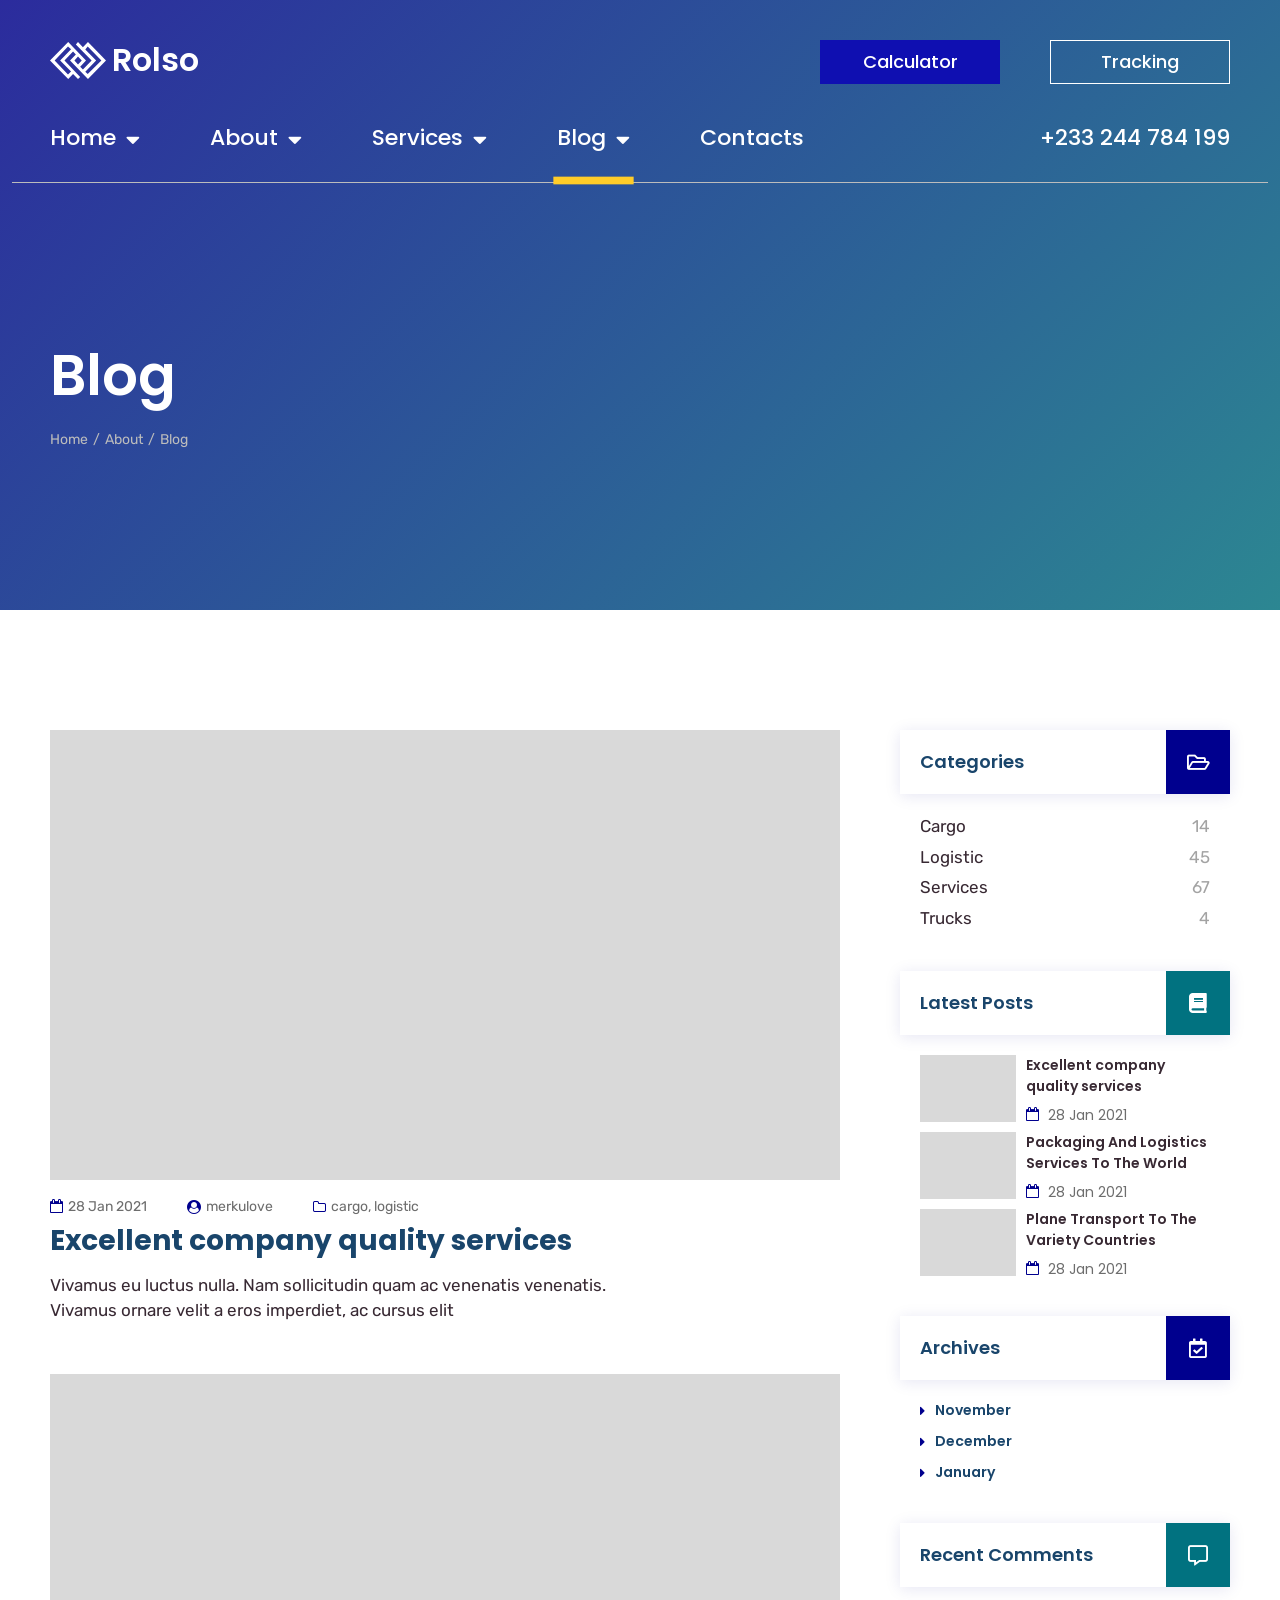
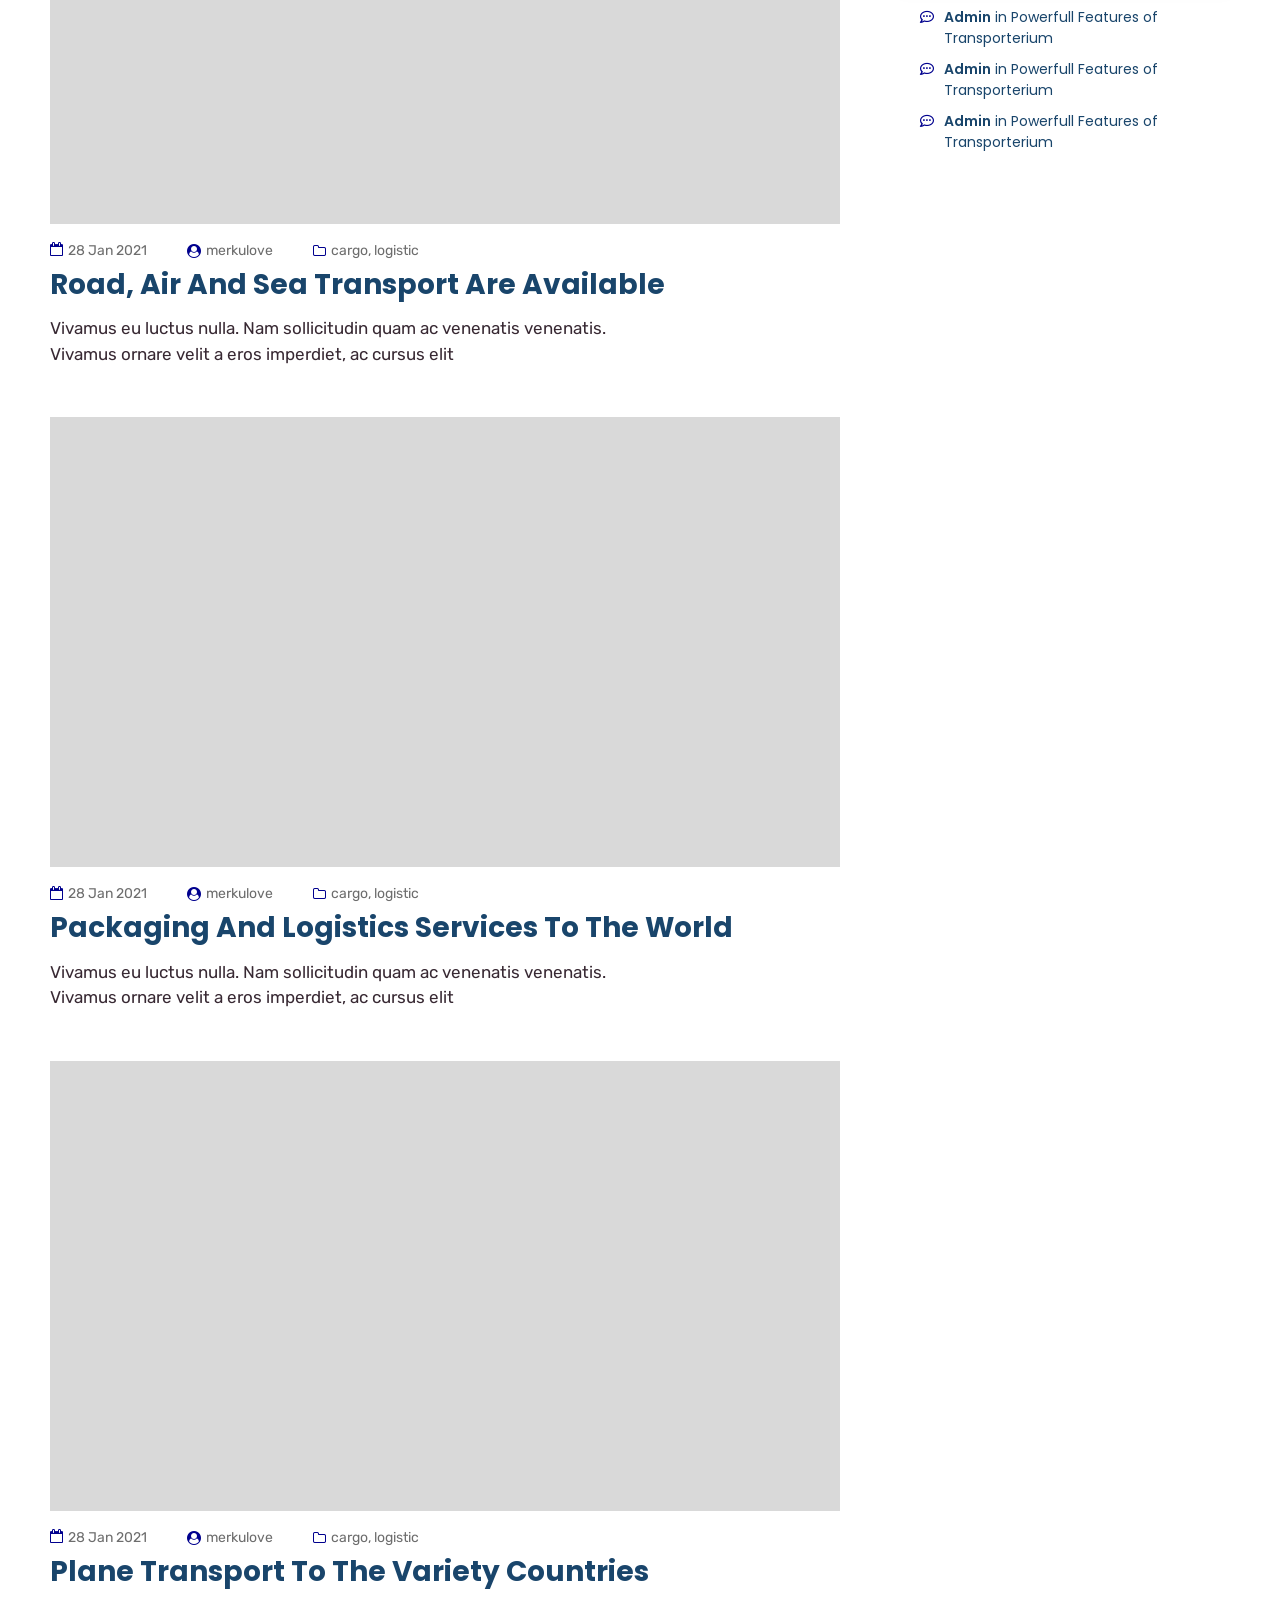
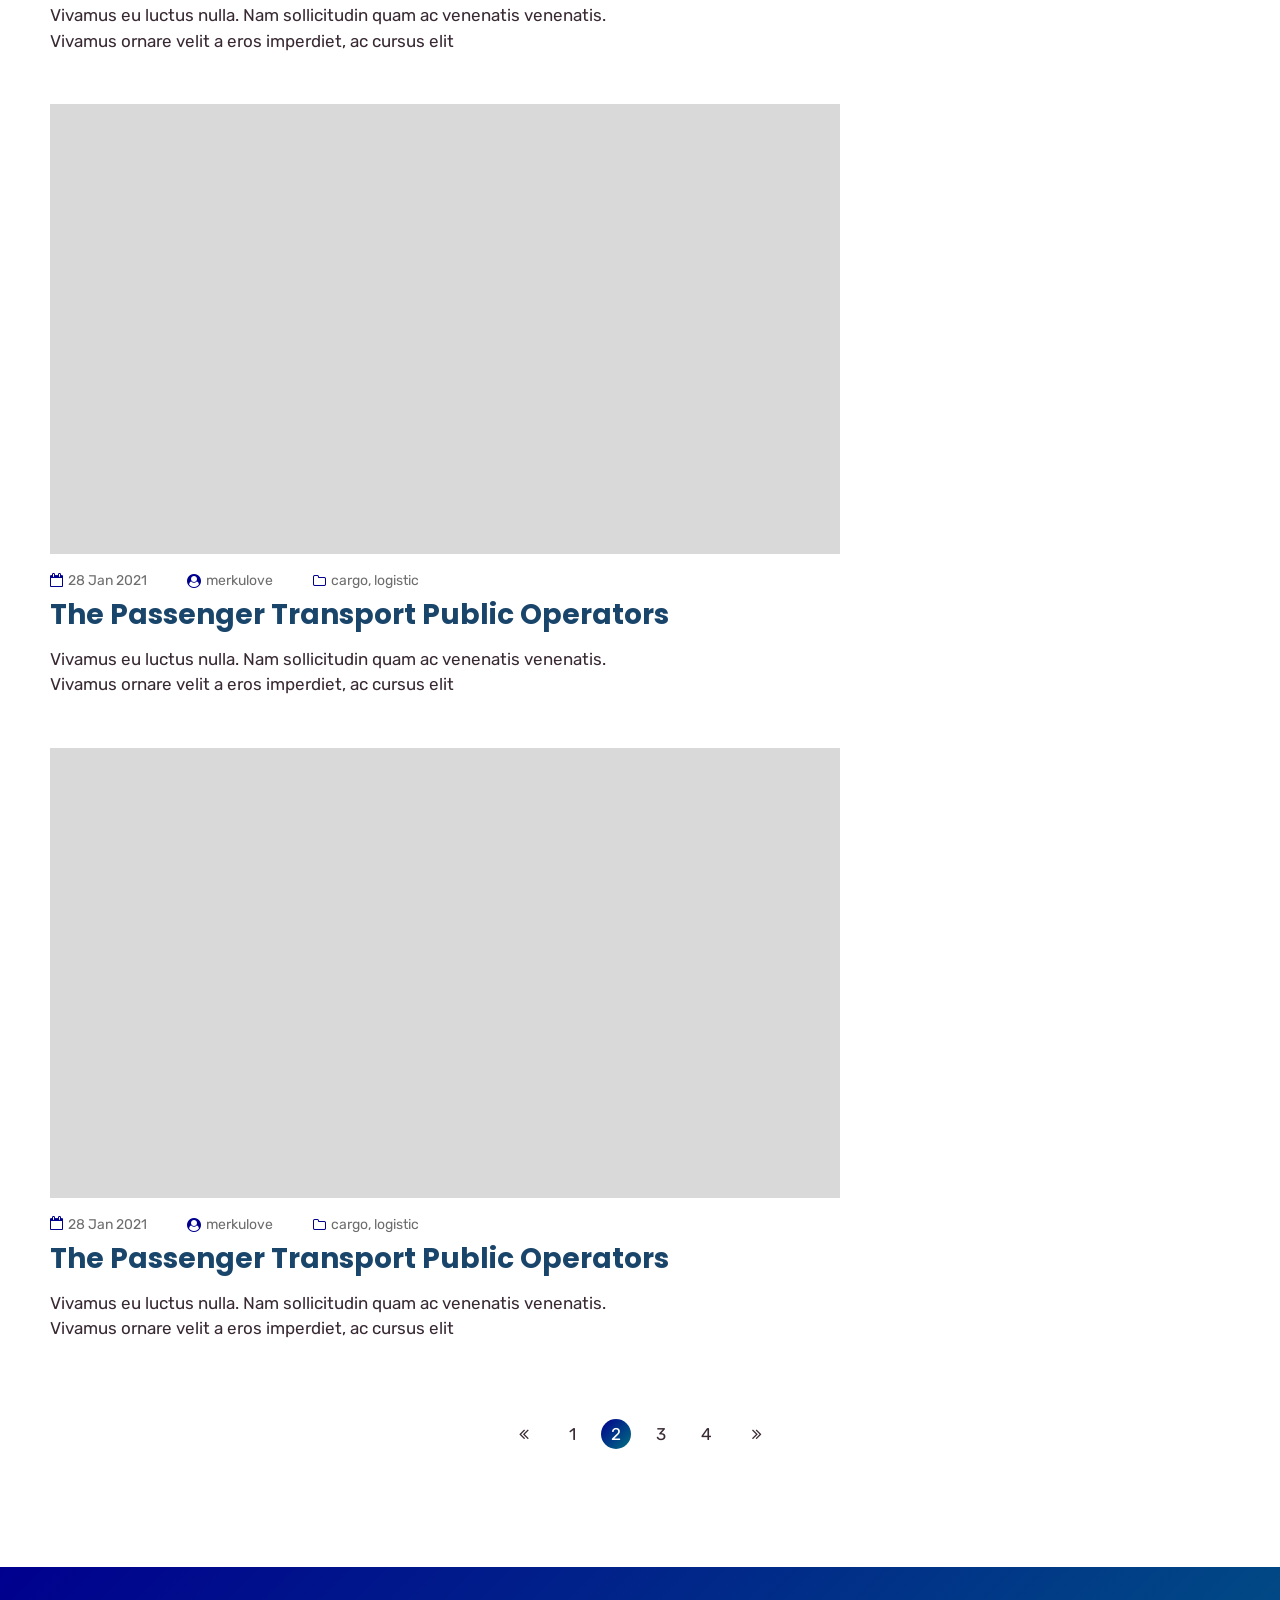
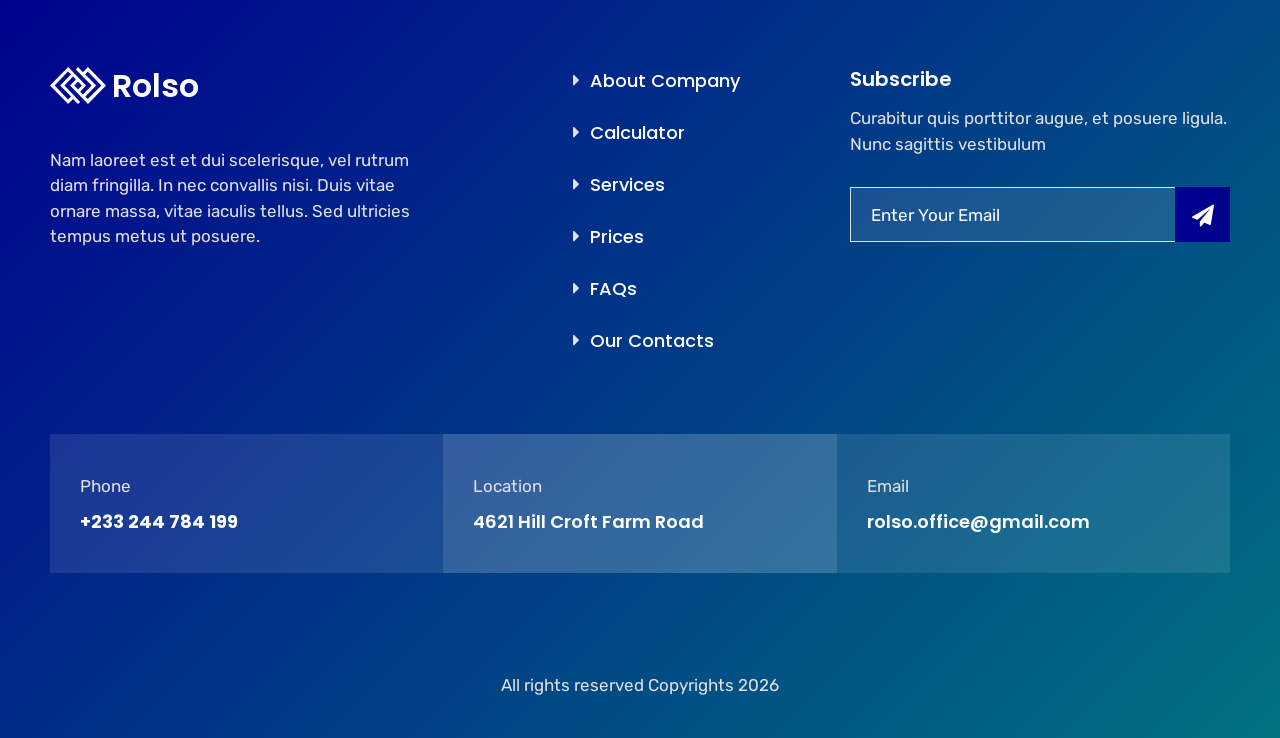
<file: blog.html>
<!DOCTYPE html>
<html lang="en">

<head>
    <meta charset="UTF-8" />
    <meta name="viewport" content="width=device-width, initial-scale=1.0, minimum-scale=1.0" />
    <meta http-equiv="X-UA-Compatible" content="ie=edge" />
    <title>Blog | Rolso</title>
    <link rel="stylesheet preload" as="style" href="css/preload.min.css" />
    <link rel="stylesheet preload" as="style" href="css/icomoon.css" />
    <link rel="stylesheet preload" as="style" href="css/libs.min.css" />

    <link rel="stylesheet" href="css/blog.min.css" />
</head>

<body>
    <header class="header" data-page="blog">
        <div class="header_panel">
            <div class="container d-flex justify-content-center justify-content-md-between align-items-center">
                <span class="header_panel-logo">
                    <a class="logo d-inline-flex align-items-center" href="index.html">
                        <span class="logo_media">
                            <svg width="56px" height="37px" viewBox="0 0 56 37" version="1.1"
                                xmlns="http://www.w3.org/2000/svg">
                                <title>Combined Shape</title>
                                <g stroke="none" stroke-width="1" fill="none" fill-rule="evenodd">
                                    <g fill="currentColor" transform="translate(0.000000, -0.000000)">
                                        <g transform="translate(0.000000, 0.000000)">
                                            <path
                                                d="M37.9730366,0 L56,18.5 L37.9730366,37 L20.0419919,18.5 L25.8616371,12.5121359 L23.0545408,9.458807 L14.4823984,18.5 L30.1911192,35 L28,37 L23.0545408,32 L18.195333,37 L0,18.5 L18.195333,0 L36.0014273,18.5 L30.1911192,24.6483396 L32.9085797,27.4399418 L41.6203395,18.5 L25.8616371,2.43040321 L28,0 L32.9085797,5.20234095 L37.9730366,0 Z M17.9818927,4.43392989 L4.64144645,18.5147247 L17.9818927,32.5955195 L21.0810871,29.6079919 L10.1321127,18.5 L21.0810871,7.28442361 L17.9818927,4.43392989 Z M37.7101843,4.43392989 L35.2883953,7.44356982 L46.1323481,18.5 L35.2883953,29.7451953 L37.7101843,32 L51.3914285,18.5147247 L37.7101843,4.43392989 Z M28,14.5941371 L24.4227574,18.5 L28,22.3996382 L31.7636086,18.5147247 L28,14.5941371 Z">
                                            </path>
                                        </g>
                                    </g>
                                </g>
                            </svg>
                        </span>
                        <span class="logo_text">Rolso</span>
                    </a>
                </span>
                <div class="header_panel-links">
                    <a class="header_panel-links_link btn btn--regular" href="calculator.html"> Calculator </a>
                    <a class="header_panel-links_link btn btn--regular bordered" href="#"> Tracking </a>
                </div>
            </div>
        </div>
        <nav class="header_nav">
            <div
                class="container d-flex flex-wrap flex-lg-nowrap align-items-center justify-content-between flex-lg-row-reverse">
                <a class="header_nav-tel h5" href="tel:+1234567890">+233 244 784 199</a>
                <a class="header_nav-trigger" href="#" id="headerTrigger" data-bs-toggle="collapse"
                    data-bs-target="#headerMenu" aria-controls="headerMenu">
                    <svg width="100%" height="100%" enable-background="new 0 0 32 32" viewBox="0 0 32 32"
                        xmlns="http://www.w3.org/2000/svg">
                        <path
                            d="m29.5625 5.3092h-27.125c-1.06854 0-1.9375.86896-1.9375 1.9375s.86896 1.9375 1.9375 1.9375h27.125c1.06812 0 1.9375-.86896 1.9375-1.9375s-.86938-1.9375-1.9375-1.9375z"
                            fill="currentColor" />
                        <path
                            d="m29.5625 14.0625h-27.125c-1.06854 0-1.9375.86896-1.9375 1.9375s.86896 1.9375 1.9375 1.9375h27.125c1.06812 0 1.9375-.86896 1.9375-1.9375s-.86938-1.9375-1.9375-1.9375z"
                            fill="currentColor" />
                        <path
                            d="m29.562 22.816h-27.125c-1.0685 0-1.9375 0.8689-1.9375 1.9375 0 1.0685 0.86896 1.9375 1.9375 1.9375h27.125c1.0681 0 1.9375-0.86896 1.9375-1.9375 0-1.0686-0.86938-1.9375-1.9375-1.9375z"
                            fill="currentColor" />
                    </svg>
                </a>
                <div class="header_nav-wrapper collapse" id="headerMenu">
                    <ul class="header_nav-menu d-flex flex-column flex-lg-row">
                        <li class="header_nav-menu_item dropdown">
                            <a class="nav-link nav-item dropdown-toggle d-inline-flex align-items-center"
                                href="index.html" data-bs-toggle="collapse" data-bs-target="#homeMenu"
                                data-trigger="dropdown" aria-expanded="false" aria-controls="homeMenu" data-page="home">
                                Home
                                <i class="icon-caret-down-solid icon"></i>
                            </a>
                            <div class="dropdown-menu collapse" id="homeMenu">
                                <ul class="dropdown-list">
                                    <li class="list-item" data-main="true">
                                        <a class="dropdown-item nav-item" data-page="home" href="index.html"
                                            data-main="true"> Home </a>
                                    </li>
                                    <li class="list-item">
                                        <a class="dropdown-item nav-item" data-page="home2" href="index2.html"> Home 2
                                        </a>
                                    </li>
                                    <li class="list-item">
                                        <a class="dropdown-item nav-item" data-page="home3" href="index3.html"> Home 3
                                        </a>
                                    </li>
                                </ul>
                            </div>
                        </li>
                        <li class="header_nav-menu_item dropdown">
                            <a class="nav-link nav-item dropdown-toggle d-inline-flex align-items-center"
                                href="about.html" data-bs-toggle="collapse" data-bs-target="#aboutMenu"
                                data-trigger="dropdown" aria-expanded="false" aria-controls="aboutMenu"
                                data-page="about">
                                About
                                <i class="icon-caret-down-solid icon"></i>
                            </a>
                            <div class="dropdown-menu collapse" id="aboutMenu">
                                <ul class="dropdown-list">
                                    <li class="list-item" data-main="true">
                                        <a class="dropdown-item nav-item" data-page="about" href="about.html"
                                            data-main="true">
                                            About
                                        </a>
                                    </li>
                                    <li class="list-item">
                                        <a class="dropdown-item nav-item" data-page="quote" href="quote.html"> Quote
                                        </a>
                                    </li>
                                    <li class="list-item">
                                        <a class="dropdown-item nav-item" data-page="warehouse" href="warehouse.html">
                                            Warehouse </a>
                                    </li>
                                    <li class="list-item">
                                        <a class="dropdown-item nav-item" data-page="faq" href="faq.html"> FAQs </a>
                                    </li>
                                    <li class="list-item">
                                        <a class="dropdown-item nav-item" data-page="prices" href="prices.html"> Prices
                                        </a>
                                    </li>
                                    <li class="list-item">
                                        <a class="dropdown-item nav-item" href="404.html"> 404 </a>
                                    </li>
                                </ul>
                            </div>
                        </li>
                        <li class="header_nav-menu_item dropdown">
                            <a class="nav-link nav-item dropdown-toggle d-inline-flex align-items-center"
                                href="services.html" data-bs-toggle="collapse" data-bs-target="#servicesMenu"
                                data-trigger="dropdown" aria-expanded="false" aria-controls="servicesMenu"
                                data-page="services">
                                Services
                                <i class="icon-caret-down-solid icon"></i>
                            </a>
                            <div class="dropdown-menu collapse" id="servicesMenu">
                                <ul class="dropdown-list">
                                    <li class="list-item" data-main="true">
                                        <a class="dropdown-item nav-item" data-page="services" href="services.html"
                                            data-main="true">
                                            Services
                                        </a>
                                    </li>
                                    <li class="list-item">
                                        <a class="dropdown-item nav-item" data-page="service" href="service.html">
                                            Single service </a>
                                    </li>
                                    <li class="list-item">
                                        <a class="dropdown-item nav-item" data-page="projects" href="projects.html">
                                            Projects </a>
                                    </li>
                                    <li class="list-item">
                                        <a class="dropdown-item nav-item" data-page="calculator" href="calculator.html">
                                            Calculator </a>
                                    </li>
                                </ul>
                            </div>
                        </li>
                        <li class="header_nav-menu_item dropdown">
                            <a class="nav-link nav-item dropdown-toggle d-inline-flex align-items-center"
                                href="blog.html" data-bs-toggle="collapse" data-bs-target="#blogMenu"
                                data-trigger="dropdown" aria-expanded="false" aria-controls="blogMenu" data-page="blog">
                                Blog
                                <i class="icon-caret-down-solid icon"></i>
                            </a>
                            <div class="dropdown-menu collapse" id="blogMenu">
                                <ul class="dropdown-list">
                                    <li class="list-item" data-main="true">
                                        <a class="dropdown-item nav-item" data-page="blog" href="blog.html"
                                            data-main="true"> Blog </a>
                                    </li>
                                    <li class="list-item">
                                        <a class="dropdown-item nav-item" data-page="post" href="post.html"> Single post
                                        </a>
                                    </li>
                                </ul>
                            </div>
                        </li>
                        <li class="header_nav-menu_item">
                            <a class="nav-item nav-link" href="contacts.html" data-page="contacts">Contacts</a>
                        </li>
                    </ul>
                </div>
            </div>
        </nav>
    </header>

    <header class="page">
        <div class="page_overlay"></div>

        <div class="container">
            <div class="page_card d-flex flex-column">
                <h1 class="page_card-title">Blog</h1>
                <ul class="page_card-breadcrumbs breadcrumbs">
                    <li class="page_card-breadcrumbs_item item">
                        <a class="link" href="index.html">Home</a>
                    </li>

                    <li class="page_card-breadcrumbs_item item">
                        <a class="link" href="about.html">About</a>
                    </li>

                    <li class="page_card-breadcrumbs_item item">
                        <span class="current">Blog</span>
                    </li>
                </ul>
            </div>
        </div>
    </header>
    <!-- blog content start -->
    <main class="blog section">
        <div class="container sticky-parent d-flex flex-column flex-md-row flex-wrap justify-content-between">
            <ul class="blog_feed d-grid">
                <li class="blog_feed-post">
                    <div class="media">
                        <picture>
                            <source data-srcset="img/placeholder.jpg" srcset="img/placeholder.jpg" />
                            <img class="lazy" data-src="img/placeholder.jpg" src="img/placeholder.jpg" alt="media" />
                        </picture>
                    </div>
                    <ul class="metadata d-flex flex-wrap">
                        <li class="metadata_item">
                            <i class="icon-calendar-o icon"></i>
                            28 Jan 2021
                        </li>
                        <li class="metadata_item">
                            <i class="icon-user-circle icon"></i>
                            merkulove
                        </li>
                        <li class="metadata_item">
                            <i class="icon-folder-o icon"></i>
                            cargo, logistic
                        </li>
                    </ul>
                    <div class="main">
                        <a class="main_title h4" href="post.html" target="_blank" rel="noopener noreferrer">
                            Excellent company quality services
                        </a>
                        <p class="main_preview">
                            Vivamus eu luctus nulla. Nam sollicitudin quam ac venenatis venenatis. Vivamus ornare velit
                            a eros
                            imperdiet, ac cursus elit
                        </p>
                    </div>
                </li>
                <li class="blog_feed-post">
                    <div class="media">
                        <picture>
                            <source data-srcset="img/placeholder.jpg" srcset="img/placeholder.jpg" />
                            <img class="lazy" data-src="img/placeholder.jpg" src="img/placeholder.jpg" alt="media" />
                        </picture>
                    </div>
                    <ul class="metadata d-flex flex-wrap">
                        <li class="metadata_item">
                            <i class="icon-calendar-o icon"></i>
                            28 Jan 2021
                        </li>
                        <li class="metadata_item">
                            <i class="icon-user-circle icon"></i>
                            merkulove
                        </li>
                        <li class="metadata_item">
                            <i class="icon-folder-o icon"></i>
                            cargo, logistic
                        </li>
                    </ul>
                    <div class="main">
                        <a class="main_title h4" href="post.html" target="_blank" rel="noopener noreferrer">
                            Road, Air And Sea Transport Are Available
                        </a>
                        <p class="main_preview">
                            Vivamus eu luctus nulla. Nam sollicitudin quam ac venenatis venenatis. Vivamus ornare velit
                            a eros
                            imperdiet, ac cursus elit
                        </p>
                    </div>
                </li>
                <li class="blog_feed-post">
                    <div class="media">
                        <picture>
                            <source data-srcset="img/placeholder.jpg" srcset="img/placeholder.jpg" />
                            <img class="lazy" data-src="img/placeholder.jpg" src="img/placeholder.jpg" alt="media" />
                        </picture>
                    </div>
                    <ul class="metadata d-flex flex-wrap">
                        <li class="metadata_item">
                            <i class="icon-calendar-o icon"></i>
                            28 Jan 2021
                        </li>
                        <li class="metadata_item">
                            <i class="icon-user-circle icon"></i>
                            merkulove
                        </li>
                        <li class="metadata_item">
                            <i class="icon-folder-o icon"></i>
                            cargo, logistic
                        </li>
                    </ul>
                    <div class="main">
                        <a class="main_title h4" href="post.html" target="_blank" rel="noopener noreferrer">
                            Packaging And Logistics Services To The World
                        </a>
                        <p class="main_preview">
                            Vivamus eu luctus nulla. Nam sollicitudin quam ac venenatis venenatis. Vivamus ornare velit
                            a eros
                            imperdiet, ac cursus elit
                        </p>
                    </div>
                </li>
                <li class="blog_feed-post">
                    <div class="media">
                        <picture>
                            <source data-srcset="img/placeholder.jpg" srcset="img/placeholder.jpg" />
                            <img class="lazy" data-src="img/placeholder.jpg" src="img/placeholder.jpg" alt="media" />
                        </picture>
                    </div>
                    <ul class="metadata d-flex flex-wrap">
                        <li class="metadata_item">
                            <i class="icon-calendar-o icon"></i>
                            28 Jan 2021
                        </li>
                        <li class="metadata_item">
                            <i class="icon-user-circle icon"></i>
                            merkulove
                        </li>
                        <li class="metadata_item">
                            <i class="icon-folder-o icon"></i>
                            cargo, logistic
                        </li>
                    </ul>
                    <div class="main">
                        <a class="main_title h4" href="post.html" target="_blank" rel="noopener noreferrer">
                            Plane Transport To The Variety Countries
                        </a>
                        <p class="main_preview">
                            Vivamus eu luctus nulla. Nam sollicitudin quam ac venenatis venenatis. Vivamus ornare velit
                            a eros
                            imperdiet, ac cursus elit
                        </p>
                    </div>
                </li>
                <li class="blog_feed-post">
                    <div class="media">
                        <picture>
                            <source data-srcset="img/placeholder.jpg" srcset="img/placeholder.jpg" />
                            <img class="lazy" data-src="img/placeholder.jpg" src="img/placeholder.jpg" alt="media" />
                        </picture>
                    </div>
                    <ul class="metadata d-flex flex-wrap">
                        <li class="metadata_item">
                            <i class="icon-calendar-o icon"></i>
                            28 Jan 2021
                        </li>
                        <li class="metadata_item">
                            <i class="icon-user-circle icon"></i>
                            merkulove
                        </li>
                        <li class="metadata_item">
                            <i class="icon-folder-o icon"></i>
                            cargo, logistic
                        </li>
                    </ul>
                    <div class="main">
                        <a class="main_title h4" href="post.html" target="_blank" rel="noopener noreferrer">
                            The Passenger Transport Public Operators
                        </a>
                        <p class="main_preview">
                            Vivamus eu luctus nulla. Nam sollicitudin quam ac venenatis venenatis. Vivamus ornare velit
                            a eros
                            imperdiet, ac cursus elit
                        </p>
                    </div>
                </li>
                <li class="blog_feed-post">
                    <div class="media">
                        <picture>
                            <source data-srcset="img/placeholder.jpg" srcset="img/placeholder.jpg" />
                            <img class="lazy" data-src="img/placeholder.jpg" src="img/placeholder.jpg" alt="media" />
                        </picture>
                    </div>
                    <ul class="metadata d-flex flex-wrap">
                        <li class="metadata_item">
                            <i class="icon-calendar-o icon"></i>
                            28 Jan 2021
                        </li>
                        <li class="metadata_item">
                            <i class="icon-user-circle icon"></i>
                            merkulove
                        </li>
                        <li class="metadata_item">
                            <i class="icon-folder-o icon"></i>
                            cargo, logistic
                        </li>
                    </ul>
                    <div class="main">
                        <a class="main_title h4" href="post.html" target="_blank" rel="noopener noreferrer">
                            The Passenger Transport Public Operators
                        </a>
                        <p class="main_preview">
                            Vivamus eu luctus nulla. Nam sollicitudin quam ac venenatis venenatis. Vivamus ornare velit
                            a eros
                            imperdiet, ac cursus elit
                        </p>
                    </div>
                </li>
            </ul>
            <aside class="sidebar" data-sticky="true" data-stop="80">
                <div class="sidebar_block sidebar_block--nav">
                    <div class="sidebar_block-header">
                        <h6 class="title">Categories</h6>
                        <span class="icon">
                            <i class="icon-folder-open-regular"></i>
                        </span>
                    </div>
                    <div class="sidebar_block-content">
                        <ul class="list">
                            <li class="list-item">
                                <a class="link" href="#">
                                    Cargo
                                    <span class="number">14</span>
                                </a>
                            </li>
                            <li class="list-item">
                                <a class="link" href="#">
                                    Logistic
                                    <span class="number">45</span>
                                </a>
                            </li>
                            <li class="list-item">
                                <a class="link" href="#">
                                    Services
                                    <span class="number">67</span>
                                </a>
                            </li>
                            <li class="list-item">
                                <a class="link" href="#">
                                    Trucks
                                    <span class="number">4</span>
                                </a>
                            </li>
                        </ul>
                    </div>
                </div>
                <div class="sidebar_block sidebar_block--latest">
                    <div class="sidebar_block-header">
                        <h6 class="title">Latest Posts</h6>
                        <span class="icon">
                            <i class="icon-book-solid"></i>
                        </span>
                    </div>
                    <div class="sidebar_block-content">
                        <ul class="list">
                            <li class="list-item">
                                <div class="media">
                                    <picture>
                                        <source data-srcset="img/placeholder.jpg" srcset="img/placeholder.jpg" />
                                        <img class="lazy" data-src="img/placeholder.jpg" src="img/placeholder.jpg"
                                            alt="media" />
                                    </picture>
                                </div>
                                <div class="main">
                                    <a class="main_title" href="post.html" target="_blank" rel="noopener noreferrer">
                                        Excellent company quality services
                                    </a>
                                    <span class="main_date"> <i class="icon-calendar-o icon"></i> 28 Jan 2021 </span>
                                </div>
                            </li>
                            <li class="list-item">
                                <div class="media">
                                    <picture>
                                        <source data-srcset="img/placeholder.jpg" srcset="img/placeholder.jpg" />
                                        <img class="lazy" data-src="img/placeholder.jpg" src="img/placeholder.jpg"
                                            alt="media" />
                                    </picture>
                                </div>
                                <div class="main">
                                    <a class="main_title" href="post.html" target="_blank" rel="noopener noreferrer">
                                        Packaging And Logistics Services To The World
                                    </a>
                                    <span class="main_date"> <i class="icon-calendar-o icon"></i> 28 Jan 2021 </span>
                                </div>
                            </li>
                            <li class="list-item">
                                <div class="media">
                                    <picture>
                                        <source data-srcset="img/placeholder.jpg" srcset="img/placeholder.jpg" />
                                        <img class="lazy" data-src="img/placeholder.jpg" src="img/placeholder.jpg"
                                            alt="media" />
                                    </picture>
                                </div>
                                <div class="main">
                                    <a class="main_title" href="post.html" target="_blank" rel="noopener noreferrer">
                                        Plane Transport To The Variety Countries
                                    </a>
                                    <span class="main_date"> <i class="icon-calendar-o icon"></i> 28 Jan 2021 </span>
                                </div>
                            </li>
                        </ul>
                    </div>
                </div>
                <div class="sidebar_block sidebar_block--archives">
                    <div class="sidebar_block-header">
                        <h6 class="title">Archives</h6>
                        <span class="icon">
                            <i class="icon-calendar-check-regular"></i>
                        </span>
                    </div>
                    <div class="sidebar_block-content">
                        <ul class="list">
                            <li class="list-item">
                                <a class="link" href="#">
                                    <i class="icon-caret_right icon"></i>
                                    November
                                </a>
                            </li>
                            <li class="list-item">
                                <a class="link" href="#">
                                    <i class="icon-caret_right icon"></i>
                                    December
                                </a>
                            </li>
                            <li class="list-item">
                                <a class="link" href="#">
                                    <i class="icon-caret_right icon"></i>
                                    January
                                </a>
                            </li>
                        </ul>
                    </div>
                </div>
                <div class="sidebar_block sidebar_block--comments">
                    <div class="sidebar_block-header">
                        <h6 class="title">Recent Comments</h6>
                        <span class="icon">
                            <i class="icon-comment-alt-regular"></i>
                        </span>
                    </div>
                    <div class="sidebar_block-content">
                        <ul class="list">
                            <li class="list-item">
                                <i class="icon-comment-dots-regular icon"></i>
                                <a class="comment" href="#">
                                    <span class="comment_author">Admin</span> in Powerfull Features of Transporterium
                                </a>
                            </li>
                            <li class="list-item">
                                <i class="icon-comment-dots-regular icon"></i>
                                <a class="comment" href="#">
                                    <span class="comment_author">Admin</span> in Powerfull Features of Transporterium
                                </a>
                            </li>
                            <li class="list-item">
                                <i class="icon-comment-dots-regular icon"></i>
                                <a class="comment" href="#">
                                    <span class="comment_author">Admin</span> in Powerfull Features of Transporterium
                                </a>
                            </li>
                        </ul>
                    </div>
                </div>
            </aside>
            <div class="pagination d-flex align-items-center justify-content-center">
                <a href="#" class="pagination_control">
                    <i class="icon-angle-double-left icon"></i>
                </a>
                <ul class="pagination_pages d-flex align-items-center">
                    <li class="pagination_pages-item">
                        <a class="link" href="#">1</a>
                    </li>
                    <li class="pagination_pages-item">
                        <a class="link current" href="#">2</a>
                    </li>
                    <li class="pagination_pages-item">
                        <a class="link" href="#">3</a>
                    </li>
                    <li class="pagination_pages-item">
                        <a class="link" href="#">4</a>
                    </li>
                </ul>
                <a href="#" class="pagination_control">
                    <i class="icon-angle-double-right icon"></i>
                </a>
            </div>
        </div>
    </main>
    <!-- blog content end -->
    <footer class="footer">
        <div class="container">
            <div class="footer_main d-md-flex flex-wrap justify-content-between">
                <div class="footer_main-block footer_main-block--about">
                    <span class="brand">
                        <a class="logo d-inline-flex align-items-center" href="index.html">
                            <span class="logo_media">
                                <svg width="56px" height="37px" viewBox="0 0 56 37" version="1.1"
                                    xmlns="http://www.w3.org/2000/svg">
                                    <title>Combined Shape</title>
                                    <g stroke="none" stroke-width="1" fill="none" fill-rule="evenodd">
                                        <g fill="currentColor" transform="translate(0.000000, -0.000000)">
                                            <g transform="translate(0.000000, 0.000000)">
                                                <path
                                                    d="M37.9730366,0 L56,18.5 L37.9730366,37 L20.0419919,18.5 L25.8616371,12.5121359 L23.0545408,9.458807 L14.4823984,18.5 L30.1911192,35 L28,37 L23.0545408,32 L18.195333,37 L0,18.5 L18.195333,0 L36.0014273,18.5 L30.1911192,24.6483396 L32.9085797,27.4399418 L41.6203395,18.5 L25.8616371,2.43040321 L28,0 L32.9085797,5.20234095 L37.9730366,0 Z M17.9818927,4.43392989 L4.64144645,18.5147247 L17.9818927,32.5955195 L21.0810871,29.6079919 L10.1321127,18.5 L21.0810871,7.28442361 L17.9818927,4.43392989 Z M37.7101843,4.43392989 L35.2883953,7.44356982 L46.1323481,18.5 L35.2883953,29.7451953 L37.7101843,32 L51.3914285,18.5147247 L37.7101843,4.43392989 Z M28,14.5941371 L24.4227574,18.5 L28,22.3996382 L31.7636086,18.5147247 L28,14.5941371 Z">
                                                </path>
                                            </g>
                                        </g>
                                    </g>
                                </svg>
                            </span>
                            <span class="logo_text">Rolso</span>
                        </a>
                    </span>
                    <p class="text">
                        Nam laoreet est et dui scelerisque, vel rutrum diam fringilla. In nec convallis nisi. Duis vitae
                        ornare massa,
                        vitae iaculis tellus. Sed ultricies tempus metus ut posuere.
                    </p>
                </div>
                <div class="footer_main-block footer_main-block--nav">
                    <ul class="list d-flex flex-column">
                        <li class="list-item">
                            <i class="icon-caret_right icon"></i>
                            <a class="link" href="about.html">About Company</a>
                        </li>
                        <li class="list-item">
                            <i class="icon-caret_right icon"></i>
                            <a class="link" href="calculator.html">Calculator</a>
                        </li>
                        <li class="list-item">
                            <i class="icon-caret_right icon"></i>
                            <a class="link" href="services.html">Services</a>
                        </li>
                        <li class="list-item">
                            <i class="icon-caret_right icon"></i>
                            <a class="link" href="prices.html">Prices</a>
                        </li>
                        <li class="list-item">
                            <i class="icon-caret_right icon"></i>
                            <a class="link" href="faq.html">FAQs</a>
                        </li>
                        <li class="list-item">
                            <i class="icon-caret_right icon"></i>
                            <a class="link" href="contacts.html">Our Contacts</a>
                        </li>
                    </ul>
                </div>

                <div class="footer_main-block footer_main-block--subscribe">
                    <h5 class="title">Subscribe</h5>
                    <p class="text">Curabitur quis porttitor augue, et posuere ligula. Nunc sagittis vestibulum</p>
                    <form class="form d-flex justify-content-between" action="#" method="post" data-type="subscription">
                        <input class="field required flex-grow-1" type="text" data-type="email"
                            placeholder="Enter Your Email" />
                        <button class="btn" type="submit">
                            <i class="icon-paper-plane icon"></i>
                        </button>
                    </form>
                </div>
            </div>

            <ul class="footer_info d-md-flex flex-wrap">
                <li class="footer_info-block">
                    <div class="main">
                        <span class="main_label">Phone</span>
                        <a class="main_info link link--bold" href="tel:+1234567890">+233 244 784 199</a>
                    </div>
                </li>
                <li class="footer_info-block footer_info-block--highlight">
                    <div class="main">
                        <span class="main_label">Location</span>
                        <span class="main_info">4621 Hill Croft Farm Road</span>
                    </div>
                </li>
                <li class="footer_info-block">
                    <div class="main">
                        <span class="main_label">Email</span>
                        <a class="main_info link" href="mailto:example@domain.com">rolso.office@gmail.com</a>
                    </div>
                </li>
            </ul>

            <p class="footer_copyrights">All rights reserved Copyrights <span id="currentYear"></span></p>
        </div>
    </footer>
    <script src="js/common.min.js"></script>
</body>

</html>
</file>
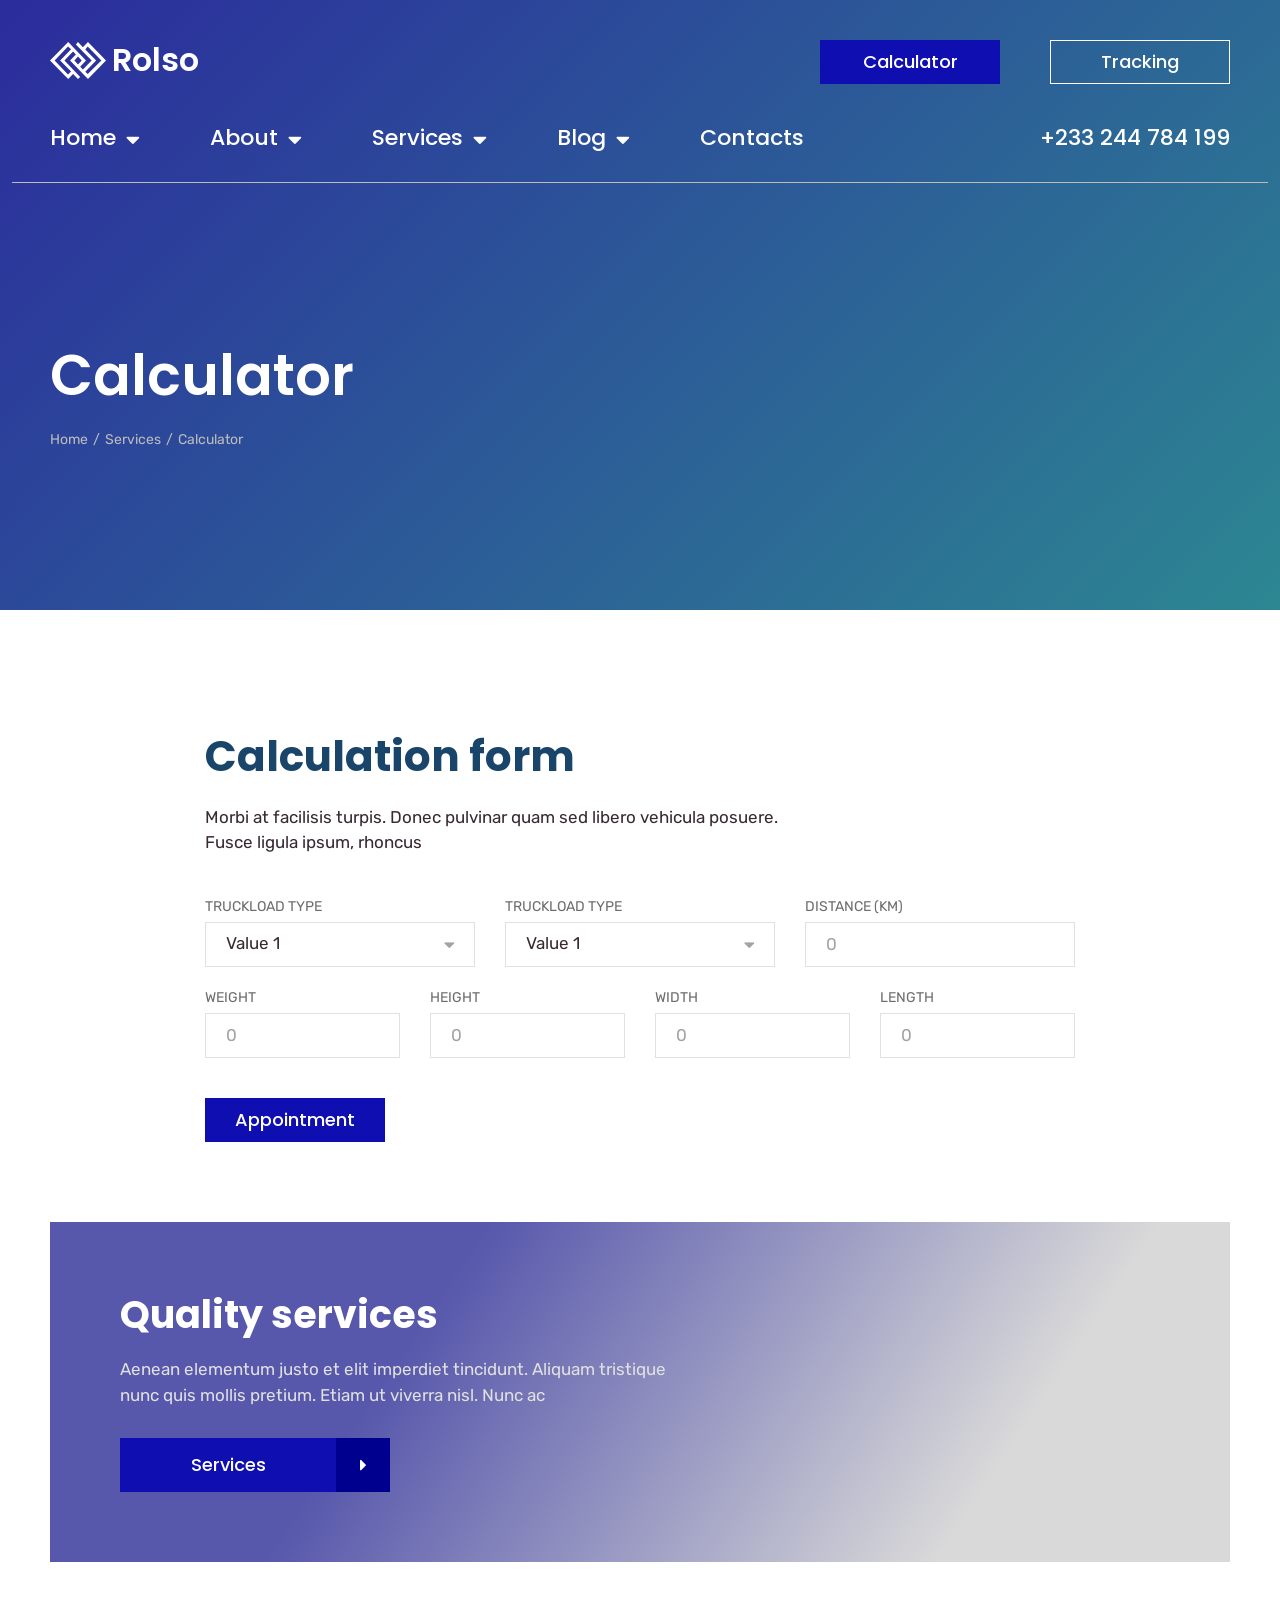
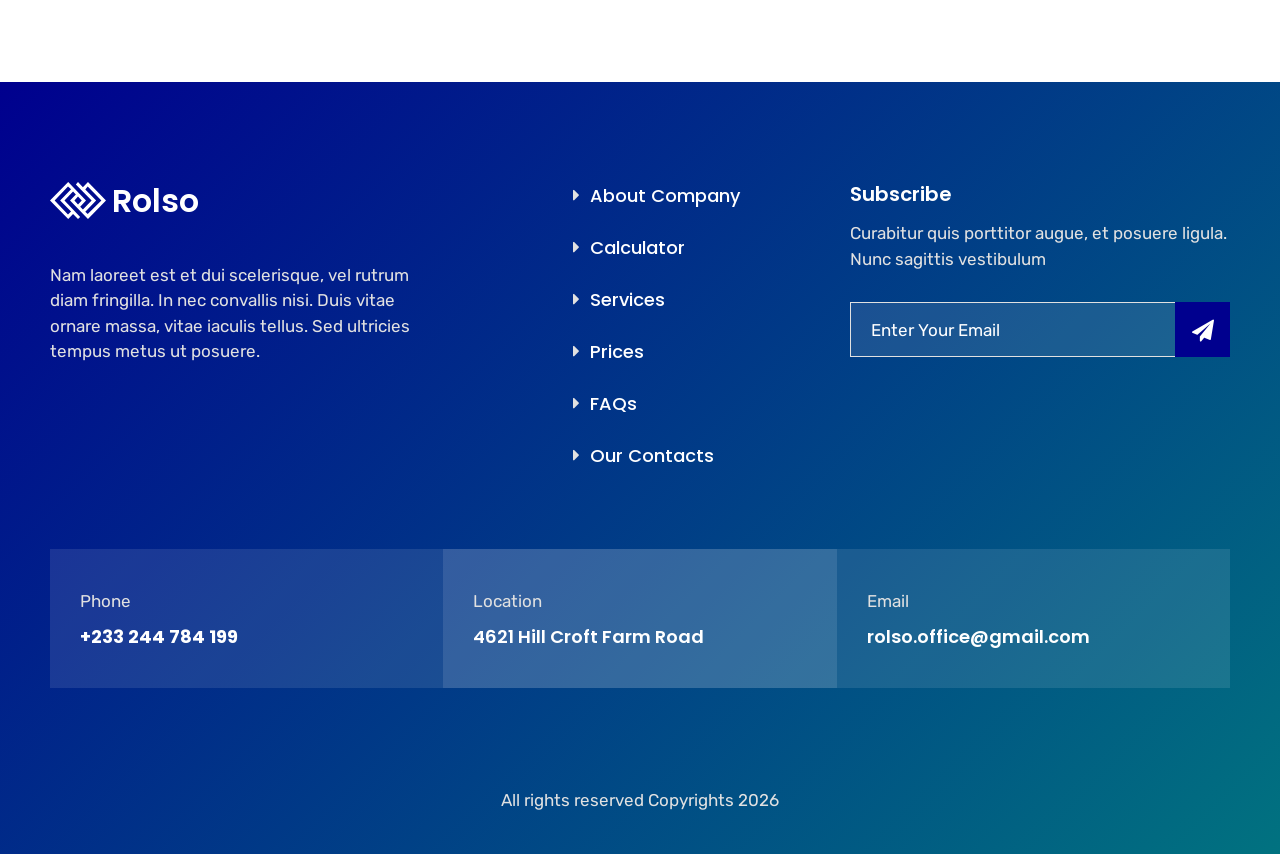
<file: calculator.html>
<!DOCTYPE html>
<html lang="en">

<head>
    <meta charset="UTF-8" />
    <meta name="viewport" content="width=device-width, initial-scale=1.0, minimum-scale=1.0" />
    <meta http-equiv="X-UA-Compatible" content="ie=edge" />
    <title>Calculator | Rolso</title>
    <link rel="stylesheet preload" as="style" href="css/preload.min.css" />
    <link rel="stylesheet preload" as="style" href="css/icomoon.css" />
    <link rel="stylesheet preload" as="style" href="css/libs.min.css" />

    <link rel="stylesheet" href="css/calculator.min.css" />
</head>

<body>
    <header class="header" data-page="calculator">
        <div class="header_panel">
            <div class="container d-flex justify-content-center justify-content-md-between align-items-center">
                <span class="header_panel-logo">
                    <a class="logo d-inline-flex align-items-center" href="index.html">
                        <span class="logo_media">
                            <svg width="56px" height="37px" viewBox="0 0 56 37" version="1.1"
                                xmlns="http://www.w3.org/2000/svg">
                                <title>Combined Shape</title>
                                <g stroke="none" stroke-width="1" fill="none" fill-rule="evenodd">
                                    <g fill="currentColor" transform="translate(0.000000, -0.000000)">
                                        <g transform="translate(0.000000, 0.000000)">
                                            <path
                                                d="M37.9730366,0 L56,18.5 L37.9730366,37 L20.0419919,18.5 L25.8616371,12.5121359 L23.0545408,9.458807 L14.4823984,18.5 L30.1911192,35 L28,37 L23.0545408,32 L18.195333,37 L0,18.5 L18.195333,0 L36.0014273,18.5 L30.1911192,24.6483396 L32.9085797,27.4399418 L41.6203395,18.5 L25.8616371,2.43040321 L28,0 L32.9085797,5.20234095 L37.9730366,0 Z M17.9818927,4.43392989 L4.64144645,18.5147247 L17.9818927,32.5955195 L21.0810871,29.6079919 L10.1321127,18.5 L21.0810871,7.28442361 L17.9818927,4.43392989 Z M37.7101843,4.43392989 L35.2883953,7.44356982 L46.1323481,18.5 L35.2883953,29.7451953 L37.7101843,32 L51.3914285,18.5147247 L37.7101843,4.43392989 Z M28,14.5941371 L24.4227574,18.5 L28,22.3996382 L31.7636086,18.5147247 L28,14.5941371 Z">
                                            </path>
                                        </g>
                                    </g>
                                </g>
                            </svg>
                        </span>
                        <span class="logo_text">Rolso</span>
                    </a>
                </span>
                <div class="header_panel-links">
                    <a class="header_panel-links_link btn btn--regular" href="calculator.html"> Calculator </a>
                    <a class="header_panel-links_link btn btn--regular bordered" href="#"> Tracking </a>
                </div>
            </div>
        </div>
        <nav class="header_nav">
            <div
                class="container d-flex flex-wrap flex-lg-nowrap align-items-center justify-content-between flex-lg-row-reverse">
                <a class="header_nav-tel h5" href="tel:+1234567890">+233 244 784 199</a>
                <a class="header_nav-trigger" href="#" id="headerTrigger" data-bs-toggle="collapse"
                    data-bs-target="#headerMenu" aria-controls="headerMenu">
                    <svg width="100%" height="100%" enable-background="new 0 0 32 32" viewBox="0 0 32 32"
                        xmlns="http://www.w3.org/2000/svg">
                        <path
                            d="m29.5625 5.3092h-27.125c-1.06854 0-1.9375.86896-1.9375 1.9375s.86896 1.9375 1.9375 1.9375h27.125c1.06812 0 1.9375-.86896 1.9375-1.9375s-.86938-1.9375-1.9375-1.9375z"
                            fill="currentColor" />
                        <path
                            d="m29.5625 14.0625h-27.125c-1.06854 0-1.9375.86896-1.9375 1.9375s.86896 1.9375 1.9375 1.9375h27.125c1.06812 0 1.9375-.86896 1.9375-1.9375s-.86938-1.9375-1.9375-1.9375z"
                            fill="currentColor" />
                        <path
                            d="m29.562 22.816h-27.125c-1.0685 0-1.9375 0.8689-1.9375 1.9375 0 1.0685 0.86896 1.9375 1.9375 1.9375h27.125c1.0681 0 1.9375-0.86896 1.9375-1.9375 0-1.0686-0.86938-1.9375-1.9375-1.9375z"
                            fill="currentColor" />
                    </svg>
                </a>
                <div class="header_nav-wrapper collapse" id="headerMenu">
                    <ul class="header_nav-menu d-flex flex-column flex-lg-row">
                        <li class="header_nav-menu_item dropdown">
                            <a class="nav-link nav-item dropdown-toggle d-inline-flex align-items-center"
                                href="index.html" data-bs-toggle="collapse" data-bs-target="#homeMenu"
                                data-trigger="dropdown" aria-expanded="false" aria-controls="homeMenu" data-page="home">
                                Home
                                <i class="icon-caret-down-solid icon"></i>
                            </a>
                            <div class="dropdown-menu collapse" id="homeMenu">
                                <ul class="dropdown-list">
                                    <li class="list-item" data-main="true">
                                        <a class="dropdown-item nav-item" data-page="home" href="index.html"
                                            data-main="true"> Home </a>
                                    </li>
                                    <li class="list-item">
                                        <a class="dropdown-item nav-item" data-page="home2" href="index2.html"> Home 2
                                        </a>
                                    </li>
                                    <li class="list-item">
                                        <a class="dropdown-item nav-item" data-page="home3" href="index3.html"> Home 3
                                        </a>
                                    </li>
                                </ul>
                            </div>
                        </li>
                        <li class="header_nav-menu_item dropdown">
                            <a class="nav-link nav-item dropdown-toggle d-inline-flex align-items-center"
                                href="about.html" data-bs-toggle="collapse" data-bs-target="#aboutMenu"
                                data-trigger="dropdown" aria-expanded="false" aria-controls="aboutMenu"
                                data-page="about">
                                About
                                <i class="icon-caret-down-solid icon"></i>
                            </a>
                            <div class="dropdown-menu collapse" id="aboutMenu">
                                <ul class="dropdown-list">
                                    <li class="list-item" data-main="true">
                                        <a class="dropdown-item nav-item" data-page="about" href="about.html"
                                            data-main="true">
                                            About
                                        </a>
                                    </li>
                                    <li class="list-item">
                                        <a class="dropdown-item nav-item" data-page="quote" href="quote.html"> Quote
                                        </a>
                                    </li>
                                    <li class="list-item">
                                        <a class="dropdown-item nav-item" data-page="warehouse" href="warehouse.html">
                                            Warehouse </a>
                                    </li>
                                    <li class="list-item">
                                        <a class="dropdown-item nav-item" data-page="faq" href="faq.html"> FAQs </a>
                                    </li>
                                    <li class="list-item">
                                        <a class="dropdown-item nav-item" data-page="prices" href="prices.html"> Prices
                                        </a>
                                    </li>
                                    <li class="list-item">
                                        <a class="dropdown-item nav-item" href="404.html"> 404 </a>
                                    </li>
                                </ul>
                            </div>
                        </li>
                        <li class="header_nav-menu_item dropdown">
                            <a class="nav-link nav-item dropdown-toggle d-inline-flex align-items-center"
                                href="services.html" data-bs-toggle="collapse" data-bs-target="#servicesMenu"
                                data-trigger="dropdown" aria-expanded="false" aria-controls="servicesMenu"
                                data-page="services">
                                Services
                                <i class="icon-caret-down-solid icon"></i>
                            </a>
                            <div class="dropdown-menu collapse" id="servicesMenu">
                                <ul class="dropdown-list">
                                    <li class="list-item" data-main="true">
                                        <a class="dropdown-item nav-item" data-page="services" href="services.html"
                                            data-main="true">
                                            Services
                                        </a>
                                    </li>
                                    <li class="list-item">
                                        <a class="dropdown-item nav-item" data-page="service" href="service.html">
                                            Single service </a>
                                    </li>
                                    <li class="list-item">
                                        <a class="dropdown-item nav-item" data-page="projects" href="projects.html">
                                            Projects </a>
                                    </li>
                                    <li class="list-item">
                                        <a class="dropdown-item nav-item" data-page="calculator" href="calculator.html">
                                            Calculator </a>
                                    </li>
                                </ul>
                            </div>
                        </li>
                        <li class="header_nav-menu_item dropdown">
                            <a class="nav-link nav-item dropdown-toggle d-inline-flex align-items-center"
                                href="blog.html" data-bs-toggle="collapse" data-bs-target="#blogMenu"
                                data-trigger="dropdown" aria-expanded="false" aria-controls="blogMenu" data-page="blog">
                                Blog
                                <i class="icon-caret-down-solid icon"></i>
                            </a>
                            <div class="dropdown-menu collapse" id="blogMenu">
                                <ul class="dropdown-list">
                                    <li class="list-item" data-main="true">
                                        <a class="dropdown-item nav-item" data-page="blog" href="blog.html"
                                            data-main="true"> Blog </a>
                                    </li>
                                    <li class="list-item">
                                        <a class="dropdown-item nav-item" data-page="post" href="post.html"> Single post
                                        </a>
                                    </li>
                                </ul>
                            </div>
                        </li>
                        <li class="header_nav-menu_item">
                            <a class="nav-item nav-link" href="contacts.html" data-page="contacts">Contacts</a>
                        </li>
                    </ul>
                </div>
            </div>
        </nav>
    </header>

    <header class="page">
        <div class="page_overlay"></div>

        <div class="container">
            <div class="page_card d-flex flex-column">
                <h1 class="page_card-title">Calculator</h1>
                <ul class="page_card-breadcrumbs breadcrumbs">
                    <li class="page_card-breadcrumbs_item item">
                        <a class="link" href="index.html">Home</a>
                    </li>

                    <li class="page_card-breadcrumbs_item item">
                        <a class="link" href="services.html">Services</a>
                    </li>

                    <li class="page_card-breadcrumbs_item item">
                        <span class="current">Calculator</span>
                    </li>
                </ul>
            </div>
        </div>
    </header>
    <!-- homepage content start -->
    <main class="section">
        <section class="calculator">
            <div class="container">
                <div class="calculator_header">
                    <h2 class="calculator_header-title">Calculation form</h2>
                    <p class="calculator_header-text">
                        Morbi at facilisis turpis. Donec pulvinar quam sed libero vehicula posuere. Fusce ligula ipsum,
                        rhoncus
                    </p>
                </div>
                <form class="calculator_form form" action="#" method="post" data-type="order">
                    <div class="calculator_form-row">
                        <div class="column">
                            <label class="label" for="truckloadCalculator">Truckload type</label>
                            <select id="truckloadCalculator">
                                <option value="truckload01">Value 1</option>
                                <option value="truckload02">Value 2</option>
                                <option value="truckload03">Value 3</option>
                                <option value="truckload04">Value 4</option>
                                <option value="truckload05">Value 5</option>
                            </select>
                        </div>
                        <div class="column">
                            <label class="label" for="serviceCalculator">Truckload type</label>
                            <select id="serviceCalculator">
                                <option value="service01">Value 1</option>
                                <option value="service02">Value 2</option>
                                <option value="service03">Value 3</option>
                                <option value="service04">Value 4</option>
                                <option value="service05">Value 5</option>
                            </select>
                        </div>
                        <div class="column">
                            <label class="label" for="distanceCalculator">Distance (km)</label>
                            <input class="field required" type="number" id="distanceCalculator" placeholder="0" />
                        </div>
                    </div>
                    <div class="calculator_form-row">
                        <div class="column">
                            <label class="label" for="weightCalculator">Weight</label>
                            <input class="field required" type="number" id="weightCalculator" placeholder="0" />
                        </div>
                        <div class="column">
                            <label class="label" for="heightCalculator">Height</label>
                            <input class="field required" type="number" id="heightCalculator" placeholder="0" />
                        </div>
                        <div class="column">
                            <label class="label" for="widthCalculator">Width</label>
                            <input class="field required" type="number" id="widthCalculator" placeholder="0" />
                        </div>
                        <div class="column">
                            <label class="label" for="lengthCalculator">Length</label>
                            <input class="field required" type="number" id="lengthCalculator" placeholder="0" />
                        </div>
                    </div>
                    <button class="btn btn--regular" type="submit">Appointment</button>
                </form>
            </div>
        </section>
        <div class="container">
            <section class="banner">
                <div class="container">
                    <span class="banner_bg">
                        <picture>
                            <source data-srcset="img/placeholder.jpg" srcset="img/placeholder.jpg" />
                            <img class="lazy" data-src="img/placeholder.jpg" src="img/placeholder.jpg" alt="media" />
                        </picture>

                        <span class="banner_bg-overlay"></span>
                    </span>
                    <div class="banner_content">
                        <h3 class="banner_content-title">Quality services</h3>
                        <p class="banner_content-text">
                            Aenean elementum justo et elit imperdiet tincidunt. Aliquam tristique nunc quis mollis
                            pretium. Etiam ut
                            viverra nisl. Nunc ac
                        </p>
                        <a class="banner_content-btn btn btn--split" href="services.html">
                            <span class="main">Services</span>
                            <span class="icon-caret_right icon"></span>
                        </a>
                    </div>
                </div>
            </section>
        </div>
    </main>
    <!-- homepage content end -->
    <footer class="footer">
        <div class="container">
            <div class="footer_main d-md-flex flex-wrap justify-content-between">
                <div class="footer_main-block footer_main-block--about">
                    <span class="brand">
                        <a class="logo d-inline-flex align-items-center" href="index.html">
                            <span class="logo_media">
                                <svg width="56px" height="37px" viewBox="0 0 56 37" version="1.1"
                                    xmlns="http://www.w3.org/2000/svg">
                                    <title>Combined Shape</title>
                                    <g stroke="none" stroke-width="1" fill="none" fill-rule="evenodd">
                                        <g fill="currentColor" transform="translate(0.000000, -0.000000)">
                                            <g transform="translate(0.000000, 0.000000)">
                                                <path
                                                    d="M37.9730366,0 L56,18.5 L37.9730366,37 L20.0419919,18.5 L25.8616371,12.5121359 L23.0545408,9.458807 L14.4823984,18.5 L30.1911192,35 L28,37 L23.0545408,32 L18.195333,37 L0,18.5 L18.195333,0 L36.0014273,18.5 L30.1911192,24.6483396 L32.9085797,27.4399418 L41.6203395,18.5 L25.8616371,2.43040321 L28,0 L32.9085797,5.20234095 L37.9730366,0 Z M17.9818927,4.43392989 L4.64144645,18.5147247 L17.9818927,32.5955195 L21.0810871,29.6079919 L10.1321127,18.5 L21.0810871,7.28442361 L17.9818927,4.43392989 Z M37.7101843,4.43392989 L35.2883953,7.44356982 L46.1323481,18.5 L35.2883953,29.7451953 L37.7101843,32 L51.3914285,18.5147247 L37.7101843,4.43392989 Z M28,14.5941371 L24.4227574,18.5 L28,22.3996382 L31.7636086,18.5147247 L28,14.5941371 Z">
                                                </path>
                                            </g>
                                        </g>
                                    </g>
                                </svg>
                            </span>
                            <span class="logo_text">Rolso</span>
                        </a>
                    </span>
                    <p class="text">
                        Nam laoreet est et dui scelerisque, vel rutrum diam fringilla. In nec convallis nisi. Duis vitae
                        ornare massa,
                        vitae iaculis tellus. Sed ultricies tempus metus ut posuere.
                    </p>
                </div>
                <div class="footer_main-block footer_main-block--nav">
                    <ul class="list d-flex flex-column">
                        <li class="list-item">
                            <i class="icon-caret_right icon"></i>
                            <a class="link" href="about.html">About Company</a>
                        </li>
                        <li class="list-item">
                            <i class="icon-caret_right icon"></i>
                            <a class="link" href="calculator.html">Calculator</a>
                        </li>
                        <li class="list-item">
                            <i class="icon-caret_right icon"></i>
                            <a class="link" href="services.html">Services</a>
                        </li>
                        <li class="list-item">
                            <i class="icon-caret_right icon"></i>
                            <a class="link" href="prices.html">Prices</a>
                        </li>
                        <li class="list-item">
                            <i class="icon-caret_right icon"></i>
                            <a class="link" href="faq.html">FAQs</a>
                        </li>
                        <li class="list-item">
                            <i class="icon-caret_right icon"></i>
                            <a class="link" href="contacts.html">Our Contacts</a>
                        </li>
                    </ul>
                </div>

                <div class="footer_main-block footer_main-block--subscribe">
                    <h5 class="title">Subscribe</h5>
                    <p class="text">Curabitur quis porttitor augue, et posuere ligula. Nunc sagittis vestibulum</p>
                    <form class="form d-flex justify-content-between" action="#" method="post" data-type="subscription">
                        <input class="field required flex-grow-1" type="text" data-type="email"
                            placeholder="Enter Your Email" />
                        <button class="btn" type="submit">
                            <i class="icon-paper-plane icon"></i>
                        </button>
                    </form>
                </div>
            </div>

            <ul class="footer_info d-md-flex flex-wrap">
                <li class="footer_info-block">
                    <div class="main">
                        <span class="main_label">Phone</span>
                        <a class="main_info link link--bold" href="tel:+1234567890">+233 244 784 199</a>
                    </div>
                </li>
                <li class="footer_info-block footer_info-block--highlight">
                    <div class="main">
                        <span class="main_label">Location</span>
                        <span class="main_info">4621 Hill Croft Farm Road</span>
                    </div>
                </li>
                <li class="footer_info-block">
                    <div class="main">
                        <span class="main_label">Email</span>
                        <a class="main_info link" href="mailto:example@domain.com">rolso.office@gmail.com</a>
                    </div>
                </li>
            </ul>

            <p class="footer_copyrights">All rights reserved Copyrights <span id="currentYear"></span></p>
        </div>
    </footer>
    <script src="js/common.min.js"></script>
</body>

</html>
</file>
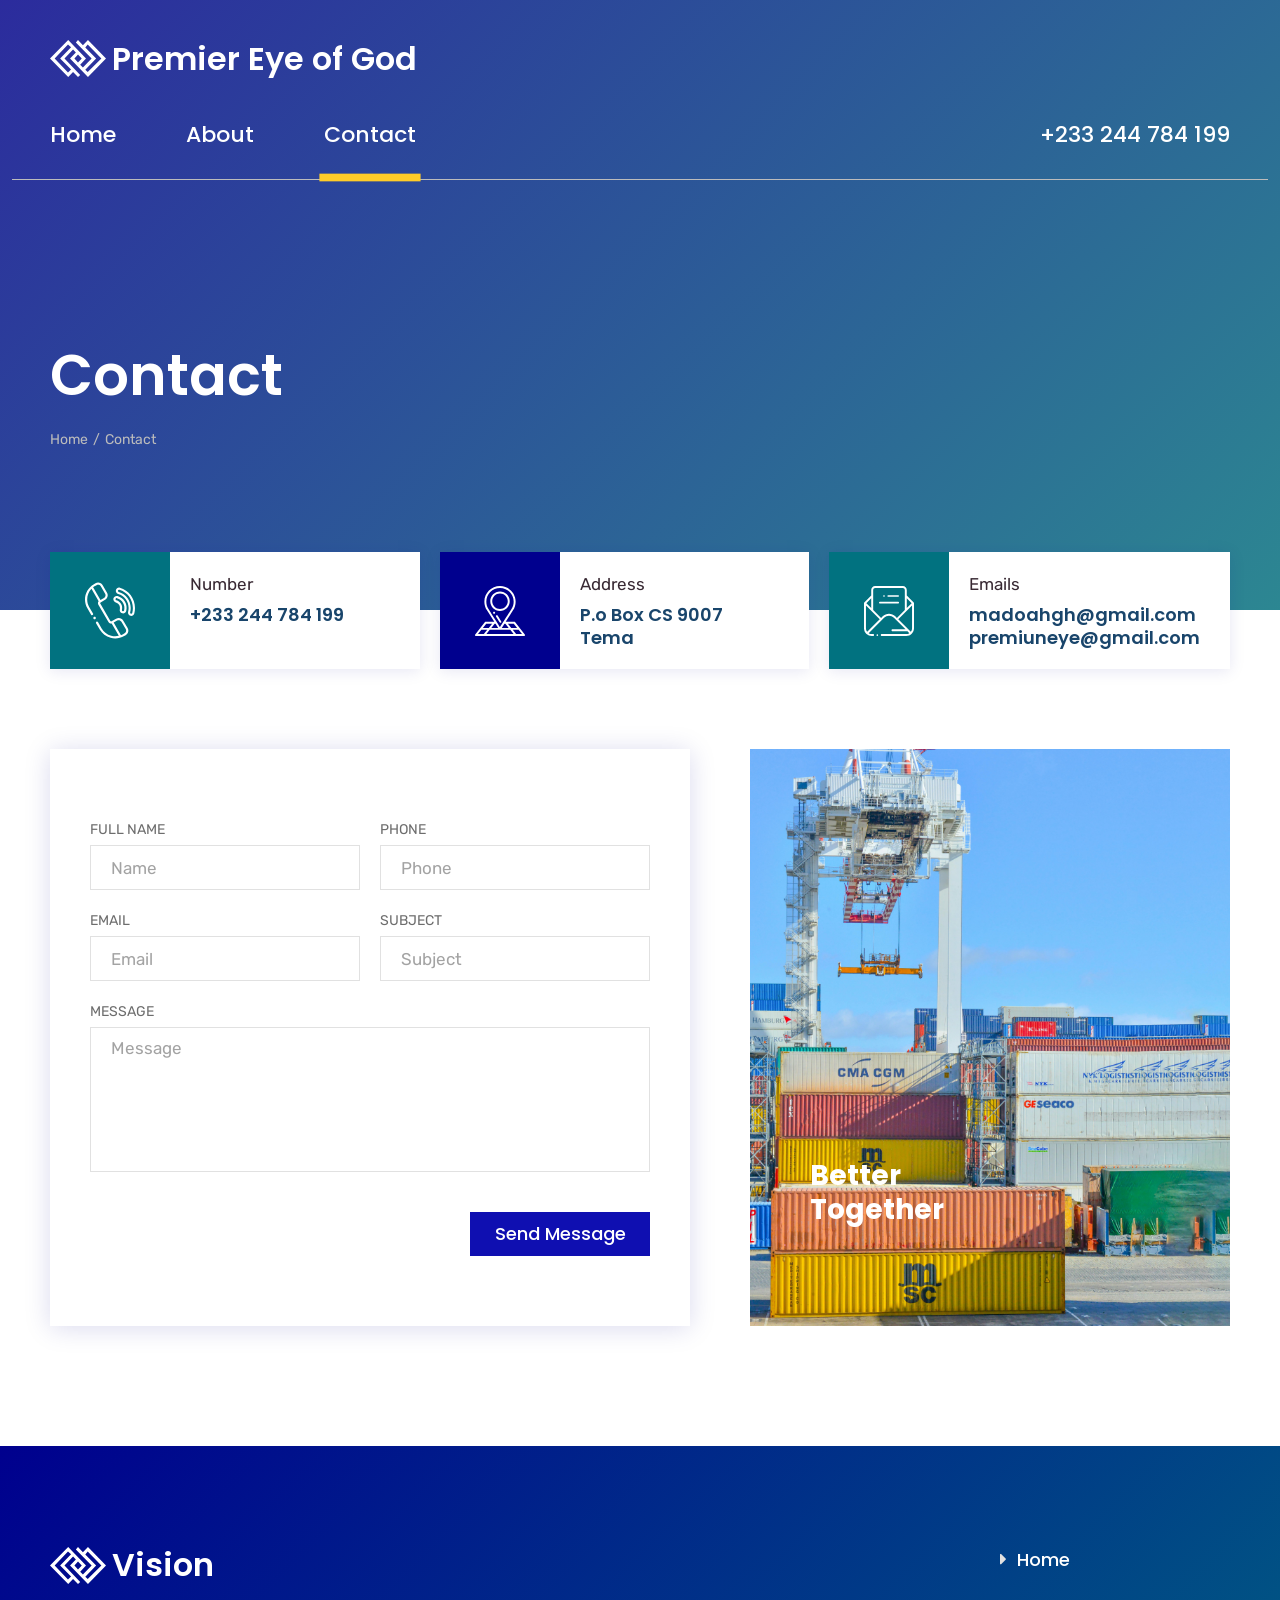
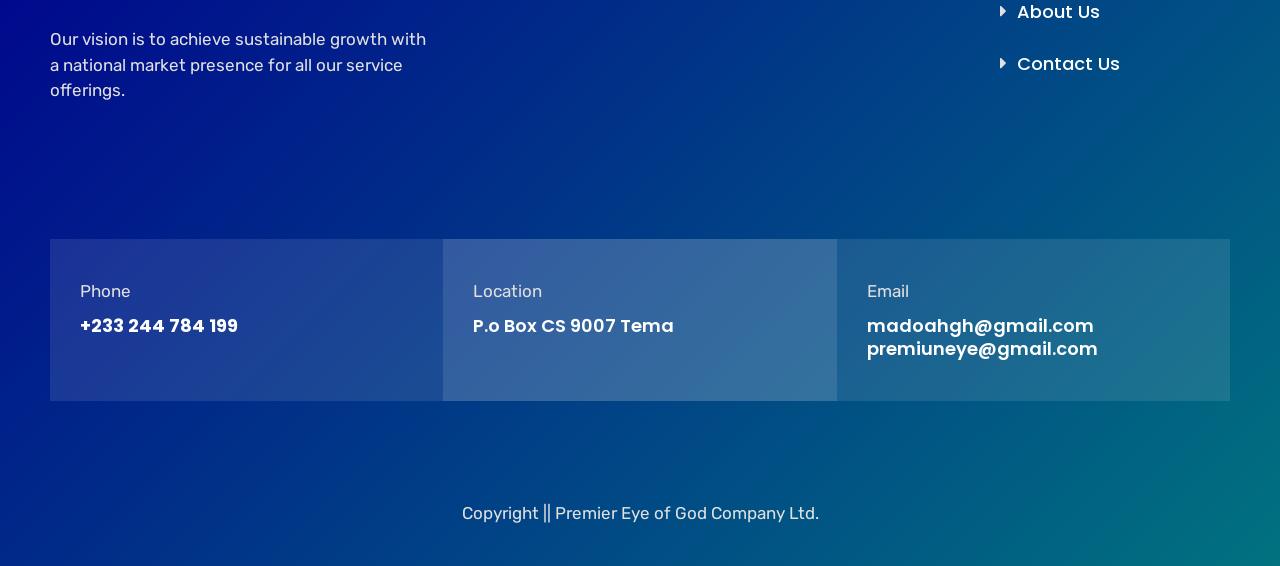
<file: contacts.html>
<!DOCTYPE html>
<html lang="en">

<head>
    <meta charset="UTF-8" />
    <meta name="viewport" content="width=device-width, initial-scale=1.0, minimum-scale=1.0" />
    <meta http-equiv="X-UA-Compatible" content="ie=edge" />
    <title>Contact | premier Eye of God</title>
    <link rel="stylesheet preload" as="style" href="css/preload.min.css" />
    <link rel="stylesheet preload" as="style" href="css/icomoon.css" />
    <link rel="stylesheet preload" as="style" href="css/libs.min.css" />

    <link rel="stylesheet" href="css/contacts.min.css" />
</head>

<body>
    <header class="header" data-page="contacts">
        <div class="header_panel">
            <div class="container d-flex justify-content-center justify-content-md-between align-items-center">
                <span class="header_panel-logo">
                    <a class="logo d-inline-flex align-items-center" href="index.html">
                        <span class="logo_media">
                            <svg width="56px" height="37px" viewBox="0 0 56 37" version="1.1"
                                xmlns="http://www.w3.org/2000/svg">
                                <title>Combined Shape</title>
                                <g stroke="none" stroke-width="1" fill="none" fill-rule="evenodd">
                                    <g fill="currentColor" transform="translate(0.000000, -0.000000)">
                                        <g transform="translate(0.000000, 0.000000)">
                                            <path
                                                d="M37.9730366,0 L56,18.5 L37.9730366,37 L20.0419919,18.5 L25.8616371,12.5121359 L23.0545408,9.458807 L14.4823984,18.5 L30.1911192,35 L28,37 L23.0545408,32 L18.195333,37 L0,18.5 L18.195333,0 L36.0014273,18.5 L30.1911192,24.6483396 L32.9085797,27.4399418 L41.6203395,18.5 L25.8616371,2.43040321 L28,0 L32.9085797,5.20234095 L37.9730366,0 Z M17.9818927,4.43392989 L4.64144645,18.5147247 L17.9818927,32.5955195 L21.0810871,29.6079919 L10.1321127,18.5 L21.0810871,7.28442361 L17.9818927,4.43392989 Z M37.7101843,4.43392989 L35.2883953,7.44356982 L46.1323481,18.5 L35.2883953,29.7451953 L37.7101843,32 L51.3914285,18.5147247 L37.7101843,4.43392989 Z M28,14.5941371 L24.4227574,18.5 L28,22.3996382 L31.7636086,18.5147247 L28,14.5941371 Z">
                                            </path>
                                        </g>
                                    </g>
                                </g>
                            </svg>
                        </span>
                        <span class="logo_text">Premier Eye of God</span>
                    </a>
                </span>
            </div>
        </div>
        <nav class="header_nav">
            <div
                class="container d-flex flex-wrap flex-lg-nowrap align-items-center justify-content-between flex-lg-row-reverse">
                <a class="header_nav-tel h5" href="tel:+1234567890">+233 244 784 199</a>
                <a class="header_nav-trigger" href="#" id="headerTrigger" data-bs-toggle="collapse"
                    data-bs-target="#headerMenu" aria-controls="headerMenu">
                    <svg width="100%" height="100%" enable-background="new 0 0 32 32" viewBox="0 0 32 32"
                        xmlns="http://www.w3.org/2000/svg">
                        <path
                            d="m29.5625 5.3092h-27.125c-1.06854 0-1.9375.86896-1.9375 1.9375s.86896 1.9375 1.9375 1.9375h27.125c1.06812 0 1.9375-.86896 1.9375-1.9375s-.86938-1.9375-1.9375-1.9375z"
                            fill="currentColor" />
                        <path
                            d="m29.5625 14.0625h-27.125c-1.06854 0-1.9375.86896-1.9375 1.9375s.86896 1.9375 1.9375 1.9375h27.125c1.06812 0 1.9375-.86896 1.9375-1.9375s-.86938-1.9375-1.9375-1.9375z"
                            fill="currentColor" />
                        <path
                            d="m29.562 22.816h-27.125c-1.0685 0-1.9375 0.8689-1.9375 1.9375 0 1.0685 0.86896 1.9375 1.9375 1.9375h27.125c1.0681 0 1.9375-0.86896 1.9375-1.9375 0-1.0686-0.86938-1.9375-1.9375-1.9375z"
                            fill="currentColor" />
                    </svg>
                </a>
                <div class="header_nav-wrapper collapse" id="headerMenu">
                    <ul class="header_nav-menu d-flex flex-column flex-lg-row">
                        <li class="header_nav-menu_item dropdown">
                            <a class="nav-link nav-item dropdown-toggle d-inline-flex align-items-center"
                                href="index.html" data-bs-toggle="collapse" data-bs-target="#homeMenu"
                                data-trigger="dropdown" aria-expanded="false" aria-controls="homeMenu" data-page="home">
                                Home
                            </a>
                        </li>
                        <li class="header_nav-menu_item dropdown">
                            <a class="nav-link nav-item dropdown-toggle d-inline-flex align-items-center"
                                href="about.html" data-bs-toggle="collapse" data-bs-target="#aboutMenu"
                                data-trigger="dropdown" aria-expanded="false" aria-controls="aboutMenu"
                                data-page="about">
                                About
                            </a>
                            <div class="dropdown-menu collapse" id="aboutMenu">
                            </div>
                        </li>
                        <li class="header_nav-menu_item">
                            <a class="nav-item nav-link" href="contacts.html" data-page="contacts">Contact</a>
                        </li>
                    </ul>
                </div>
            </div>
        </nav>
    </header>

    <header class="page">
        <div class="page_overlay"></div>

        <div class="container">
            <div class="page_card d-flex flex-column">
                <h1 class="page_card-title">Contact</h1>
                <ul class="page_card-breadcrumbs breadcrumbs">
                    <li class="page_card-breadcrumbs_item item">
                        <a class="link" href="index.html">Home</a>
                    </li>

                    <li class="page_card-breadcrumbs_item item">
                        <span class="current">Contact</span>
                    </li>
                </ul>
            </div>
        </div>
    </header>
    <!-- contacts content start -->
    <main class="contacts">
        <!-- <div class="contacts_map">
            <div id="map"></div>
        </div> -->
        <div class="contacts_main section">
            <div class="container">
                <ul class="contact_data">
                    <li class="contact_data-item">
                        <span class="media">
                            <svg width="60" height="67" viewBox="0 0 60 67" fill="none"
                                xmlns="http://www.w3.org/2000/svg">
                                <path fill-rule="evenodd" clip-rule="evenodd"
                                    d="M41.7724 32.0202C42.743 28.4354 40.5854 24.7373 36.9632 23.7766C34.8343 23.212 33.5663 21.0388 34.1366 18.9322C34.7073 16.8253 36.9028 15.5707 39.0322 16.1352C46.9125 18.2249 51.6056 26.2692 49.4942 34.0677C49.0164 35.8328 47.3971 37 45.6324 37C45.2908 37 44.9441 36.9563 44.5987 36.8648C43.5674 36.5912 42.7056 35.9367 42.1718 35.0217C41.6379 34.1068 41.4961 33.0409 41.7724 32.0202ZM37.3295 18.8106C37.0202 18.9872 36.799 19.2724 36.7067 19.6137C36.5159 20.318 36.94 21.0447 37.6519 21.2336C42.6913 22.5701 45.6925 27.7146 44.3424 32.7017C44.2501 33.043 44.2974 33.3995 44.476 33.7054C44.6545 34.0114 44.9428 34.2302 45.2876 34.3217C45.9991 34.5103 46.7337 34.0909 46.9245 33.3864C48.6564 26.9903 44.8069 20.3924 38.3437 18.6785C38.2285 18.648 38.1116 18.6328 37.9955 18.6328C37.764 18.6328 37.5355 18.6929 37.3295 18.8106Z"
                                    fill="currentColor" />
                                <path fill-rule="evenodd" clip-rule="evenodd"
                                    d="M37.1321 8.92472C37.6788 6.82328 39.7833 5.57192 41.8224 6.13483C54.8829 9.74013 62.6612 23.62 59.1617 37.0754C58.7036 38.836 57.1524 40 55.4617 40C55.1344 40 54.8021 39.9564 54.4714 39.8651C53.4832 39.5924 52.6575 38.9396 52.1461 38.027C51.6347 37.1144 51.4988 36.0512 51.7635 35.0332C54.1698 25.7806 48.821 16.236 39.8401 13.7567C38.8521 13.484 38.0262 12.8312 37.5147 11.9185C37.0033 11.0059 36.8674 9.94261 37.1321 8.92472ZM55.1311 37.3283C55.8136 37.5167 56.5168 37.0982 56.6995 36.3955C59.8351 24.339 52.8653 11.9021 41.1628 8.67129C41.0521 8.64083 40.9409 8.62626 40.8316 8.62626C40.2663 8.62626 39.7476 9.01545 39.5944 9.60423C39.4116 10.3067 39.8178 11.0315 40.4998 11.2198C50.8385 14.0739 56.9957 25.0613 54.2257 35.7126C54.1372 36.0529 54.1826 36.4085 54.3536 36.7136L54.3538 36.7138C54.5247 37.0189 54.8007 37.237 55.1311 37.3283Z"
                                    fill="currentColor" />
                                <path fill-rule="evenodd" clip-rule="evenodd"
                                    d="M45.9925 45.6508C44.24 42.6432 40.3451 41.6085 37.3096 43.3453L31.9327 46.4214C31.6797 46.5663 31.3848 46.605 31.1017 46.5298C30.8191 46.4548 30.583 46.2751 30.4368 46.0242L18.3321 25.2486C18.1859 24.9975 18.1469 24.7052 18.2227 24.4252C18.2984 24.1452 18.4796 23.9112 18.7328 23.7663L24.1096 20.6903C27.1449 18.9537 28.1886 15.094 26.4363 12.0864L21.2284 3.14798C19.476 0.140216 15.5809 -0.893777 12.5455 0.842499L10.7188 1.88761C0.477721 7.74652 -3.0436 20.7689 2.86893 30.9168L7.3178 38.5522C7.68239 39.1781 8.4899 39.3924 9.12164 39.0312C9.75325 38.6699 9.96968 37.8696 9.60495 37.2437L5.15622 29.6082C0.913495 22.3266 2.21171 13.3576 7.74419 7.52367L16.3888 22.3603C16.0568 22.7618 15.8112 23.2317 15.6716 23.748C15.4133 24.7032 15.5459 25.7009 16.0449 26.5573L28.1497 47.3328C28.6486 48.1891 29.4542 48.8017 30.4183 49.0577C30.9393 49.1961 31.4728 49.2203 31.9896 49.1361L40.5832 63.8853C37.5924 64.5876 34.4547 64.5493 31.4023 63.7389C26.5505 62.4507 22.4953 59.3674 19.9839 55.0569L15.5471 47.4419C15.1823 46.8159 14.3748 46.6016 13.7432 46.963C13.1116 47.3243 12.8952 48.1246 13.2599 48.7505L17.6968 56.3654C20.5609 61.2812 25.1856 64.7975 30.7188 66.2667C32.5664 66.7573 34.4413 67 36.3043 67C40.0203 67 43.6879 66.0342 46.9924 64.1438L48.8191 63.0986C50.2895 62.2574 51.3413 60.8992 51.7807 59.2741C52.2201 57.649 51.9946 55.9516 51.1456 54.4947L45.9925 45.6508ZM12.0392 4.1541L13.8659 3.10899C14.7253 2.61725 15.7267 2.48679 16.6851 2.74116C17.6437 2.99567 18.4448 3.60492 18.9411 4.4565L24.149 13.3949C25.1732 15.1529 24.5632 17.4089 22.7891 18.4239L18.5559 20.8457L9.73555 5.70745C10.4537 5.14217 11.2217 4.6219 12.0392 4.1541ZM47.4983 60.8324C48.3576 60.3407 48.9726 59.5468 49.2293 58.5969C49.4862 57.6471 49.3545 56.655 48.8583 55.8034L43.7055 46.9594C42.6812 45.2015 40.4046 44.5969 38.6303 45.6118L34.397 48.0336L43.1638 63.0803C44.0207 62.7438 44.8587 62.3426 45.6716 61.8775L47.4983 60.8324Z"
                                    fill="currentColor" />
                                <path
                                    d="M11.5 41C11.104 41 10.7185 41.1605 10.438 41.4395C10.159 41.7185 10 42.104 10 42.5C10 42.8945 10.159 43.2815 10.438 43.5605C10.7185 43.8395 11.1055 44 11.5 44C11.8945 44 12.2815 43.8395 12.5605 43.5605C12.8395 43.2815 13 42.8945 13 42.5C13 42.104 12.8395 41.7185 12.5605 41.4395C12.2815 41.1603 11.8945 41 11.5 41Z"
                                    fill="currentColor" />
                            </svg>
                        </span>
                        <div class="main">
                            <span class="main_title">Number</span>
                            <div class="main_info">
                                <a class="link h6" href="tel:+233 244 784 199">+233 244 784 199</a>
                            </div>
                        </div>
                    </li>
                    <li class="contact_data-item">
                        <span class="media media--highlight">
                            <svg width="72" height="72" viewBox="0 0 72 72" fill="none"
                                xmlns="http://www.w3.org/2000/svg">
                                <path
                                    d="M27.5 37C28.3279 37 29 37.6721 29 38.5C29 39.3279 28.3279 40 27.5 40C26.6721 40 26 39.3279 26 38.5C26 37.6721 26.6721 37 27.5 37Z"
                                    fill="currentColor" />
                                <path fill-rule="evenodd" clip-rule="evenodd"
                                    d="M57.6327 52.001L71.6952 69.7198C72.0309 70.1422 72.0946 70.7195 71.86 71.2051C71.6255 71.6913 71.1333 72 70.5938 72H1.40639C0.866966 72 0.374779 71.6913 0.140221 71.2051C-0.0948868 70.7195 -0.0306168 70.1422 0.305016 69.7198L14.3675 52.001C14.6339 51.6649 15.0399 51.4688 15.4689 51.4688H27.7873L17.2706 34.9739C14.8037 31.2753 13.5001 26.9621 13.5001 22.5C13.5001 10.0937 23.5933 0 36.0001 0C48.407 0 58.5001 10.0937 58.5001 22.5C58.5001 26.9621 57.1966 31.2748 54.7296 34.9739L44.2129 51.4688H56.5314C56.9604 51.4688 57.3658 51.6649 57.6327 52.001ZM62.8831 63.1406H54.3802L59.1791 69.1875H67.6825L62.8831 63.1406ZM38.5643 60.3281L42.4194 54.2812H43.7581L48.5575 60.3281H38.5643ZM29.5803 54.2812H28.2416L23.4428 60.3281H33.4354L29.5803 54.2812ZM16.4115 69.1875L21.2103 63.1406H50.7894L55.5887 69.1875H16.4115ZM12.8206 69.1875L17.62 63.1406H9.1166L4.31777 69.1875H12.8206ZM19.8519 60.3281H11.349L16.1478 54.2812H24.6512L19.8519 60.3281ZM52.3818 33.4248C54.5445 30.1871 55.6876 26.4095 55.6876 22.5C55.6876 11.6444 46.8557 2.8125 36.0001 2.8125C25.1445 2.8125 16.3126 11.6444 16.3126 22.5C16.3126 26.4095 17.4558 30.1871 19.6179 33.4248C19.6219 33.4303 19.6254 33.4358 19.629 33.4413L19.6343 33.4495C20.5577 34.8981 35.2888 58.0034 36.0001 59.1185C37.7892 56.3121 50.5438 36.3071 52.3659 33.4495C52.3692 33.444 52.3727 33.4386 52.3763 33.4331C52.3781 33.4303 52.38 33.4276 52.3818 33.4248ZM52.1478 60.3281L47.349 54.2812H55.8518L60.6512 60.3281H52.1478Z"
                                    fill="currentColor" />
                                <path fill-rule="evenodd" clip-rule="evenodd"
                                    d="M22 22C22 29.776 28.3142 36 36 36C43.6836 36 50 29.7782 50 22C50 14.2803 43.7197 8 36 8C28.2803 8 22 14.2803 22 22ZM24.8 22C24.8 15.8241 29.8241 10.8 36 10.8C42.1759 10.8 47.2 15.8241 47.2 22C47.2 28.2333 42.137 33.2 36 33.2C29.8646 33.2 24.8 28.2333 24.8 22Z"
                                    fill="currentColor" />
                                <path
                                    d="M30.6797 42.1944C31.3435 41.8087 32.2069 42.0148 32.6074 42.6546L37.7982 50.9488C38.1986 51.5887 37.9847 52.4198 37.3203 52.8055C36.6532 53.1928 35.7914 52.9825 35.3926 52.3453L30.2018 44.0511C29.8014 43.4112 30.0153 42.5801 30.6797 42.1944Z"
                                    fill="currentColor" />
                            </svg>
                        </span>
                        <div class="main">
                            <span class="main_title">Address</span>
                            <div class="main_info">
                                <span class="h6">P.o Box CS 9007 Tema</span>
                            </div>
                        </div>
                    </li>
                    <li class="contact_data-item">
                        <span class="media">
                            <svg width="60" height="60" viewBox="0 0 60 60" fill="none"
                                xmlns="http://www.w3.org/2000/svg">
                                <path
                                    d="M15.9938 58H16.0062C16.555 58 17 58.4478 17 59C17 59.5522 16.555 60 16.0062 60H15.9938C15.445 60 15 59.5522 15 59C15 58.4478 15.445 58 15.9938 58Z"
                                    fill="currentColor" />
                                <path fill-rule="evenodd" clip-rule="evenodd"
                                    d="M8.67188 11.5215L0.346172 19.7885C0.124569 20.0085 0 20.3079 0 20.6201V50.6836C0 53.3551 1.13191 55.7658 2.9393 57.4662L2.9525 57.4811C2.9624 57.4924 2.97228 57.5037 2.98301 57.5145C3.02004 57.5515 3.05941 57.5843 3.09984 57.6154C4.75008 59.0968 6.92941 60 9.31641 60H10.8984C11.5455 60 12.0703 59.4752 12.0703 58.8281C12.0703 58.181 11.5455 57.6562 10.8984 57.6562H9.31641C7.94449 57.6562 6.66504 57.2564 5.58539 56.5695L24.1048 38.05C27.3553 34.7993 32.6446 34.7993 35.8954 38.05L49.8742 52.0288H34.219C33.5719 52.0288 33.0471 52.5536 33.0471 53.2007C33.0471 53.8478 33.5719 54.3725 34.219 54.3725H52.2178L54.4147 56.5695C53.335 57.2564 52.0555 57.6562 50.6836 57.6562H21.3361C20.689 57.6562 20.1642 58.181 20.1642 58.8281C20.1642 59.4752 20.689 60 21.3361 60H50.6836C55.8206 60 60 55.8207 60 50.6836V20.6201C60 20.3093 59.8765 20.0113 59.6568 19.7913L51.3281 11.4628V4.6875C51.3281 2.10281 49.2253 0 46.6406 0H13.3594C10.7747 0 8.67188 2.10281 8.67188 4.6875V11.5215ZM2.83207 20.623L8.67188 14.8245V26.4628L2.83207 20.623ZM51.3281 14.7775V26.4628L57.1707 20.6201L51.3281 14.7775ZM57.6562 50.6836C57.6562 52.311 57.0943 53.8086 56.1564 54.9963L41.1328 39.9729L57.6562 23.4493V50.6836ZM22.4474 36.3927C26.6119 32.2284 33.3881 32.2284 37.5526 36.3927L39.4754 38.3155L48.9844 28.8066V4.6875C48.9844 3.39516 47.933 2.34375 46.6406 2.34375H13.3594C12.067 2.34375 11.0156 3.39516 11.0156 4.6875V28.8066L20.5246 38.3155L22.4474 36.3927ZM3.84375 54.9964C2.90566 53.8088 2.34375 52.311 2.34375 50.6836V23.4493L18.8672 39.9729L3.84375 54.9964Z"
                                    fill="currentColor" />
                                <path
                                    d="M29.1621 11H40.8379C41.4796 11 42 11.4478 42 12C42 12.5522 41.4796 13 40.8379 13H29.1621C28.5204 13 28 12.5522 28 12C28 11.4478 28.5204 11 29.1621 11Z"
                                    fill="currentColor" />
                                <path
                                    d="M23.292 11.293C23.479 11.107 23.737 11 24 11C24.263 11 24.521 11.1069 24.707 11.293C24.893 11.4791 25 11.737 25 12C25 12.263 24.8931 12.521 24.707 12.7069C24.52 12.893 24.263 13 24 13C23.737 13 23.479 12.893 23.292 12.7069C23.1061 12.521 23 12.263 23 12C23 11.737 23.1061 11.479 23.292 11.293Z"
                                    fill="currentColor" />
                                <path
                                    d="M19.1486 19H40.8514C41.4856 19 42 19.4478 42 20C42 20.5522 41.4856 21 40.8514 21H19.1486C18.5144 21 18 20.5522 18 20C18 19.4478 18.5144 19 19.1486 19Z"
                                    fill="currentColor" />
                            </svg>
                        </span>
                        <div class="main">
                            <span class="main_title">Emails</span>
                            <div class="main_info">
                                <a class="link h6" href="mailto:madoahgh@gmail.com">madoahgh@gmail.com</a>
                                <a class="link h6" href="premiuneye@gmail.com">premiuneye@gmail.com</a>
                            </div>
                        </div>
                    </li>
                </ul>
                <div class="wrapper">
                    <div class="contacts_main-form">
                        <form class="contact_form form" action="form.php" data-type="contacts">
                            <div class="contact_form-row">
                                <div class="column">
                                    <label class="label" for="feedbackName">Full Name</label>
                                    <input class="field required" type="text" id="feedbackName" placeholder="Name" />
                                </div>
                                <div class="column">
                                    <label class="label" for="feedbackTel">Phone</label>
                                    <input class="field required" type="number" data-type="tel" id="feedbackTel"
                                        placeholder="Phone" />
                                </div>
                            </div>
                            <div class="contact_form-row">
                                <div class="column">
                                    <label class="label" for="feedbackEmail">Email</label>
                                    <input class="field required" type="text" data-type="email" id="feedbackEmail"
                                        placeholder="Email" />
                                </div>
                                <div class="column">
                                    <label class="label" for="feedbackSubject">Subject</label>
                                    <input class="field required" type="text" id="feedbackSubject"
                                        placeholder="Subject" />
                                </div>
                            </div>
                            <div class="contact_form-row">
                                <div class="column">
                                    <label class="label" for="feedbackMessage">Message</label>
                                    <textarea class="field required" id="feedbackMessage"
                                        placeholder="Message"></textarea>
                                </div>
                            </div>
                            <button class="btn btn--regular" type="submit">Send Message</button>
                        </form>
                    </div>
                    <div class="contacts_main-card d-flex flex-column justify-content-end">
                        <span class="contacts_main-card_bg">
                            <picture>
                                <source data-srcset="img/home-1.jpg" srcset="img/home-1.jpg" />
                                <img class="lazy" data-src="img/home-1.jpg" src="img/home-1.jpg" alt="media" />
                            </picture>
                        </span>
                        <div class="content">
                            <h4 class="contacts_main-card_title">
                                <span class="d-block">Better</span>
                                <span class="d-block">Together</span>
                            </h4>
                        </div>
                    </div>
                </div>
            </div>
        </div>
    </main>
    <!-- contacts content end -->
    <footer class="footer">
        <div class="container">
            <div class="footer_main d-md-flex flex-wrap justify-content-between">
                <div class="footer_main-block footer_main-block--about">
                    <span class="brand">
                        <a class="logo d-inline-flex align-items-center" href="index.html">
                            <span class="logo_media">
                                <svg width="56px" height="37px" viewBox="0 0 56 37" version="1.1"
                                    xmlns="http://www.w3.org/2000/svg">
                                    <title>Combined Shape</title>
                                    <g stroke="none" stroke-width="1" fill="none" fill-rule="evenodd">
                                        <g fill="currentColor" transform="translate(0.000000, -0.000000)">
                                            <g transform="translate(0.000000, 0.000000)">
                                                <path
                                                    d="M37.9730366,0 L56,18.5 L37.9730366,37 L20.0419919,18.5 L25.8616371,12.5121359 L23.0545408,9.458807 L14.4823984,18.5 L30.1911192,35 L28,37 L23.0545408,32 L18.195333,37 L0,18.5 L18.195333,0 L36.0014273,18.5 L30.1911192,24.6483396 L32.9085797,27.4399418 L41.6203395,18.5 L25.8616371,2.43040321 L28,0 L32.9085797,5.20234095 L37.9730366,0 Z M17.9818927,4.43392989 L4.64144645,18.5147247 L17.9818927,32.5955195 L21.0810871,29.6079919 L10.1321127,18.5 L21.0810871,7.28442361 L17.9818927,4.43392989 Z M37.7101843,4.43392989 L35.2883953,7.44356982 L46.1323481,18.5 L35.2883953,29.7451953 L37.7101843,32 L51.3914285,18.5147247 L37.7101843,4.43392989 Z M28,14.5941371 L24.4227574,18.5 L28,22.3996382 L31.7636086,18.5147247 L28,14.5941371 Z">
                                                </path>
                                            </g>
                                        </g>
                                    </g>
                                </svg>
                            </span>
                            <span class="logo_text">Vision</span>
                        </a>
                    </span>
                    <p class="text">
                        Our vision is to achieve sustainable growth with a national market presence for all our service
                        offerings.
                    </p>
                </div>
                <div class="footer_main-block footer_main-block--nav">
                    <ul class="list d-flex flex-column">
                        <li class="list-item">
                            <i class="icon-caret_right icon"></i>
                            <a class="link" href="index.html">Home</a>
                        </li>
                        <li class="list-item">
                            <i class="icon-caret_right icon"></i>
                            <a class="link" href="about.html">About Us</a>
                        </li>
                        <li class="list-item">
                            <i class="icon-caret_right icon"></i>
                            <a class="link" href="contacts.html">Contact Us</a>
                        </li>
                    </ul>
                </div>

                <!-- <div class="footer_main-block footer_main-block--subscribe">
                    <h5 class="title">Subscribe</h5>
                    <p class="text">Curabitur quis porttitor augue, et posuere ligula. Nunc sagittis vestibulum</p>
                    <form class="form d-flex justify-content-between" action="#" method="post" data-type="subscription">
                        <input class="field required flex-grow-1" type="text" data-type="email"
                            placeholder="Enter Your Email" />
                        <button class="btn" type="submit">
                            <i class="icon-paper-plane icon"></i>
                        </button>
                    </form>
                </div> -->
            </div>

            <ul class="footer_info d-md-flex flex-wrap">
                <li class="footer_info-block">
                    <div class="main">
                        <span class="main_label">Phone</span>
                        <a class="main_info link link--bold" href="tel:+233 244 784 199">+233 244 784 199</a>
                    </div>
                </li>
                <li class="footer_info-block footer_info-block--highlight">
                    <div class="main">
                        <span class="main_label">Location</span>
                        <span class="main_info">P.o Box CS 9007 Tema</span>
                    </div>
                </li>
                <li class="footer_info-block">
                    <div class="main">
                        <span class="main_label">Email</span>
                        <a class="main_info link" href="mailto:madoahgh@gmail.com">madoahgh@gmail.com</a>
                        <a class="main_info link" href="premiuneye@gmail.com">premiuneye@gmail.com</a>
                    </div>
                </li>
            </ul>

            <p class="footer_copyrights">Copyright || Premier Eye of God Company Ltd. <span id="currentYear"></span></p>
        </div>
    </footer>
    <script src="js/common.min.js"></script>
</body>

</html>
</file>
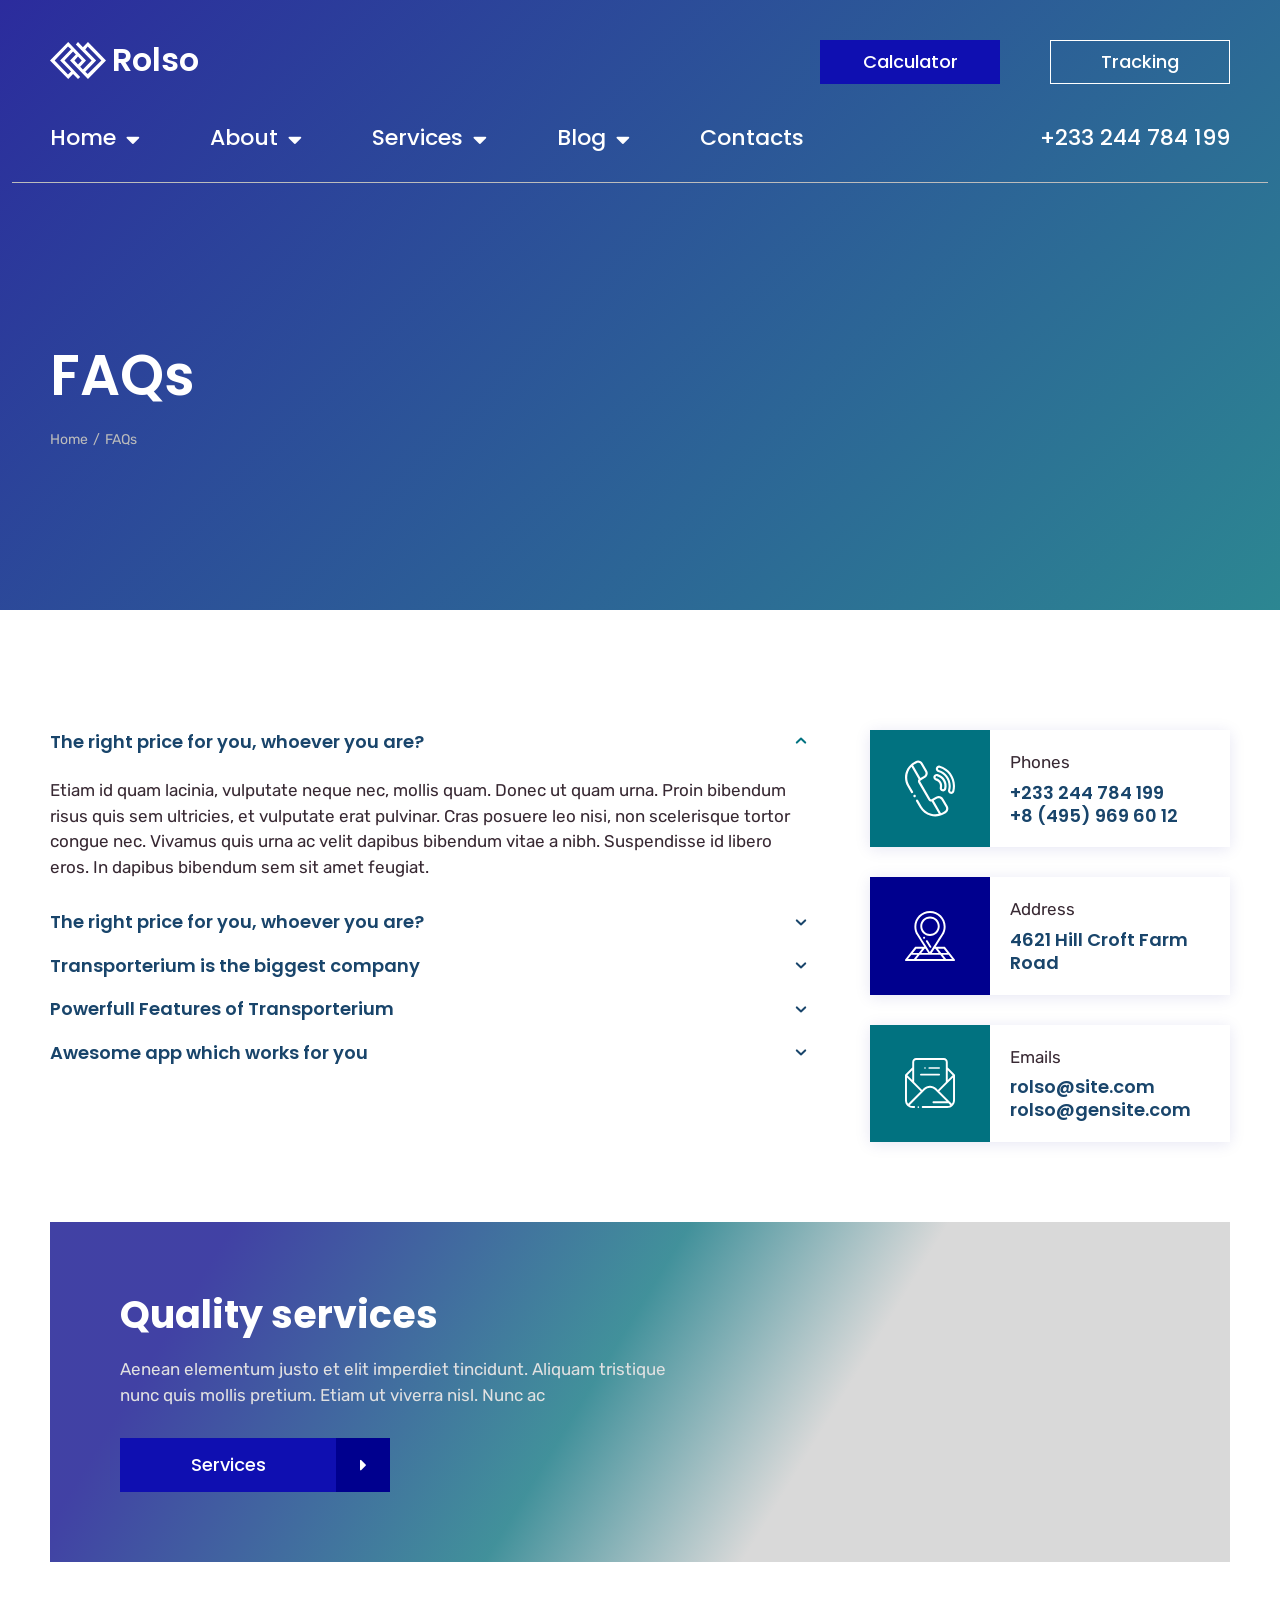
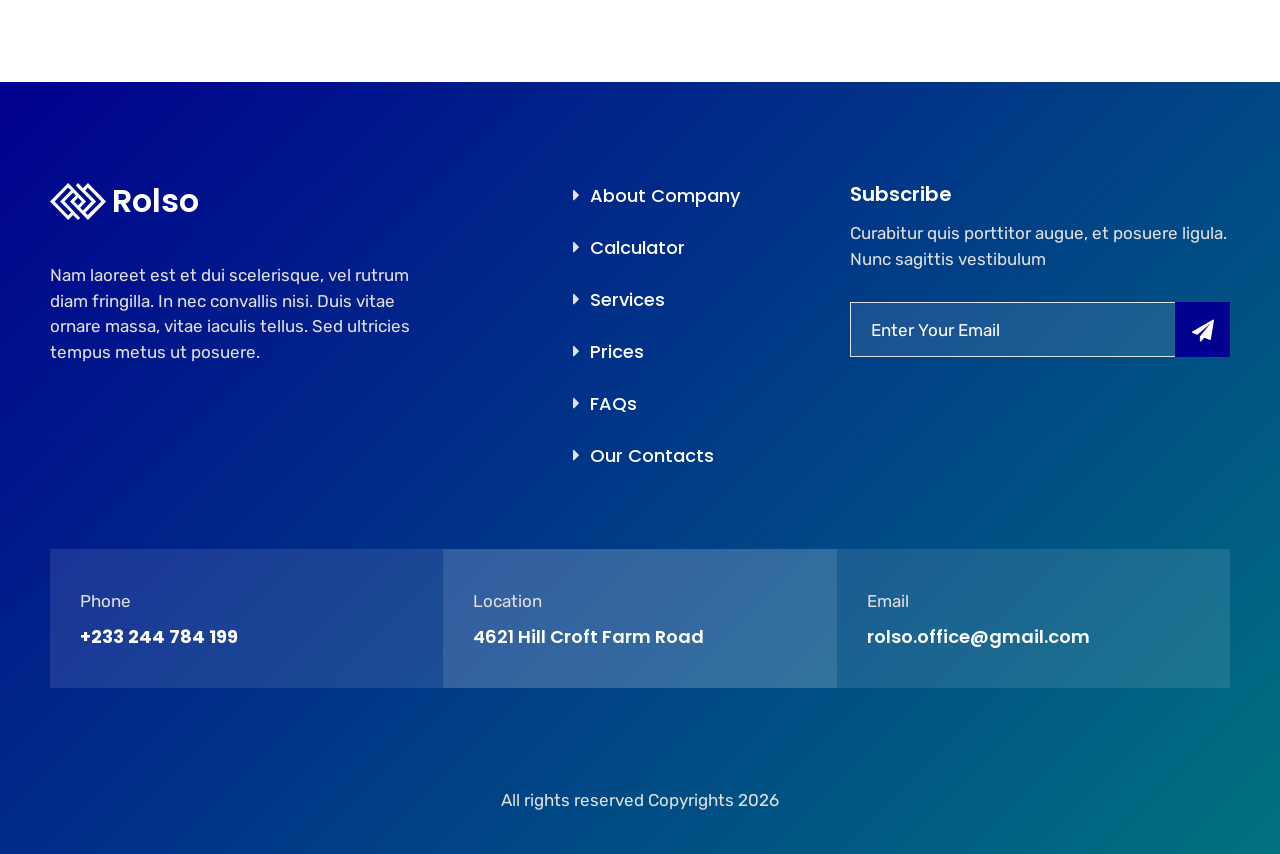
<file: faq.html>
<!DOCTYPE html>
<html lang="en">

<head>
    <meta charset="UTF-8" />
    <meta name="viewport" content="width=device-width, initial-scale=1.0, minimum-scale=1.0" />
    <meta http-equiv="X-UA-Compatible" content="ie=edge" />
    <title>FAQs | Rolso</title>
    <link rel="stylesheet preload" as="style" href="css/preload.min.css" />
    <link rel="stylesheet preload" as="style" href="css/icomoon.css" />
    <link rel="stylesheet preload" as="style" href="css/libs.min.css" />

    <link rel="stylesheet" href="css/faq.min.css" />
</head>

<body>
    <header class="header" data-page="faq">
        <div class="header_panel">
            <div class="container d-flex justify-content-center justify-content-md-between align-items-center">
                <span class="header_panel-logo">
                    <a class="logo d-inline-flex align-items-center" href="index.html">
                        <span class="logo_media">
                            <svg width="56px" height="37px" viewBox="0 0 56 37" version="1.1"
                                xmlns="http://www.w3.org/2000/svg">
                                <title>Combined Shape</title>
                                <g stroke="none" stroke-width="1" fill="none" fill-rule="evenodd">
                                    <g fill="currentColor" transform="translate(0.000000, -0.000000)">
                                        <g transform="translate(0.000000, 0.000000)">
                                            <path
                                                d="M37.9730366,0 L56,18.5 L37.9730366,37 L20.0419919,18.5 L25.8616371,12.5121359 L23.0545408,9.458807 L14.4823984,18.5 L30.1911192,35 L28,37 L23.0545408,32 L18.195333,37 L0,18.5 L18.195333,0 L36.0014273,18.5 L30.1911192,24.6483396 L32.9085797,27.4399418 L41.6203395,18.5 L25.8616371,2.43040321 L28,0 L32.9085797,5.20234095 L37.9730366,0 Z M17.9818927,4.43392989 L4.64144645,18.5147247 L17.9818927,32.5955195 L21.0810871,29.6079919 L10.1321127,18.5 L21.0810871,7.28442361 L17.9818927,4.43392989 Z M37.7101843,4.43392989 L35.2883953,7.44356982 L46.1323481,18.5 L35.2883953,29.7451953 L37.7101843,32 L51.3914285,18.5147247 L37.7101843,4.43392989 Z M28,14.5941371 L24.4227574,18.5 L28,22.3996382 L31.7636086,18.5147247 L28,14.5941371 Z">
                                            </path>
                                        </g>
                                    </g>
                                </g>
                            </svg>
                        </span>
                        <span class="logo_text">Rolso</span>
                    </a>
                </span>
                <div class="header_panel-links">
                    <a class="header_panel-links_link btn btn--regular" href="calculator.html"> Calculator </a>
                    <a class="header_panel-links_link btn btn--regular bordered" href="#"> Tracking </a>
                </div>
            </div>
        </div>
        <nav class="header_nav">
            <div
                class="container d-flex flex-wrap flex-lg-nowrap align-items-center justify-content-between flex-lg-row-reverse">
                <a class="header_nav-tel h5" href="tel:+1234567890">+233 244 784 199</a>
                <a class="header_nav-trigger" href="#" id="headerTrigger" data-bs-toggle="collapse"
                    data-bs-target="#headerMenu" aria-controls="headerMenu">
                    <svg width="100%" height="100%" enable-background="new 0 0 32 32" viewBox="0 0 32 32"
                        xmlns="http://www.w3.org/2000/svg">
                        <path
                            d="m29.5625 5.3092h-27.125c-1.06854 0-1.9375.86896-1.9375 1.9375s.86896 1.9375 1.9375 1.9375h27.125c1.06812 0 1.9375-.86896 1.9375-1.9375s-.86938-1.9375-1.9375-1.9375z"
                            fill="currentColor" />
                        <path
                            d="m29.5625 14.0625h-27.125c-1.06854 0-1.9375.86896-1.9375 1.9375s.86896 1.9375 1.9375 1.9375h27.125c1.06812 0 1.9375-.86896 1.9375-1.9375s-.86938-1.9375-1.9375-1.9375z"
                            fill="currentColor" />
                        <path
                            d="m29.562 22.816h-27.125c-1.0685 0-1.9375 0.8689-1.9375 1.9375 0 1.0685 0.86896 1.9375 1.9375 1.9375h27.125c1.0681 0 1.9375-0.86896 1.9375-1.9375 0-1.0686-0.86938-1.9375-1.9375-1.9375z"
                            fill="currentColor" />
                    </svg>
                </a>
                <div class="header_nav-wrapper collapse" id="headerMenu">
                    <ul class="header_nav-menu d-flex flex-column flex-lg-row">
                        <li class="header_nav-menu_item dropdown">
                            <a class="nav-link nav-item dropdown-toggle d-inline-flex align-items-center"
                                href="index.html" data-bs-toggle="collapse" data-bs-target="#homeMenu"
                                data-trigger="dropdown" aria-expanded="false" aria-controls="homeMenu" data-page="home">
                                Home
                                <i class="icon-caret-down-solid icon"></i>
                            </a>
                            <div class="dropdown-menu collapse" id="homeMenu">
                                <ul class="dropdown-list">
                                    <li class="list-item" data-main="true">
                                        <a class="dropdown-item nav-item" data-page="home" href="index.html"
                                            data-main="true"> Home </a>
                                    </li>
                                    <li class="list-item">
                                        <a class="dropdown-item nav-item" data-page="home2" href="index2.html"> Home 2
                                        </a>
                                    </li>
                                    <li class="list-item">
                                        <a class="dropdown-item nav-item" data-page="home3" href="index3.html"> Home 3
                                        </a>
                                    </li>
                                </ul>
                            </div>
                        </li>
                        <li class="header_nav-menu_item dropdown">
                            <a class="nav-link nav-item dropdown-toggle d-inline-flex align-items-center"
                                href="about.html" data-bs-toggle="collapse" data-bs-target="#aboutMenu"
                                data-trigger="dropdown" aria-expanded="false" aria-controls="aboutMenu"
                                data-page="about">
                                About
                                <i class="icon-caret-down-solid icon"></i>
                            </a>
                            <div class="dropdown-menu collapse" id="aboutMenu">
                                <ul class="dropdown-list">
                                    <li class="list-item" data-main="true">
                                        <a class="dropdown-item nav-item" data-page="about" href="about.html"
                                            data-main="true">
                                            About
                                        </a>
                                    </li>
                                    <li class="list-item">
                                        <a class="dropdown-item nav-item" data-page="quote" href="quote.html"> Quote
                                        </a>
                                    </li>
                                    <li class="list-item">
                                        <a class="dropdown-item nav-item" data-page="warehouse" href="warehouse.html">
                                            Warehouse </a>
                                    </li>
                                    <li class="list-item">
                                        <a class="dropdown-item nav-item" data-page="faq" href="faq.html"> FAQs </a>
                                    </li>
                                    <li class="list-item">
                                        <a class="dropdown-item nav-item" data-page="prices" href="prices.html"> Prices
                                        </a>
                                    </li>
                                    <li class="list-item">
                                        <a class="dropdown-item nav-item" href="404.html"> 404 </a>
                                    </li>
                                </ul>
                            </div>
                        </li>
                        <li class="header_nav-menu_item dropdown">
                            <a class="nav-link nav-item dropdown-toggle d-inline-flex align-items-center"
                                href="services.html" data-bs-toggle="collapse" data-bs-target="#servicesMenu"
                                data-trigger="dropdown" aria-expanded="false" aria-controls="servicesMenu"
                                data-page="services">
                                Services
                                <i class="icon-caret-down-solid icon"></i>
                            </a>
                            <div class="dropdown-menu collapse" id="servicesMenu">
                                <ul class="dropdown-list">
                                    <li class="list-item" data-main="true">
                                        <a class="dropdown-item nav-item" data-page="services" href="services.html"
                                            data-main="true">
                                            Services
                                        </a>
                                    </li>
                                    <li class="list-item">
                                        <a class="dropdown-item nav-item" data-page="service" href="service.html">
                                            Single service </a>
                                    </li>
                                    <li class="list-item">
                                        <a class="dropdown-item nav-item" data-page="projects" href="projects.html">
                                            Projects </a>
                                    </li>
                                    <li class="list-item">
                                        <a class="dropdown-item nav-item" data-page="calculator" href="calculator.html">
                                            Calculator </a>
                                    </li>
                                </ul>
                            </div>
                        </li>
                        <li class="header_nav-menu_item dropdown">
                            <a class="nav-link nav-item dropdown-toggle d-inline-flex align-items-center"
                                href="blog.html" data-bs-toggle="collapse" data-bs-target="#blogMenu"
                                data-trigger="dropdown" aria-expanded="false" aria-controls="blogMenu" data-page="blog">
                                Blog
                                <i class="icon-caret-down-solid icon"></i>
                            </a>
                            <div class="dropdown-menu collapse" id="blogMenu">
                                <ul class="dropdown-list">
                                    <li class="list-item" data-main="true">
                                        <a class="dropdown-item nav-item" data-page="blog" href="blog.html"
                                            data-main="true"> Blog </a>
                                    </li>
                                    <li class="list-item">
                                        <a class="dropdown-item nav-item" data-page="post" href="post.html"> Single post
                                        </a>
                                    </li>
                                </ul>
                            </div>
                        </li>
                        <li class="header_nav-menu_item">
                            <a class="nav-item nav-link" href="contacts.html" data-page="contacts">Contacts</a>
                        </li>
                    </ul>
                </div>
            </div>
        </nav>
    </header>

    <header class="page">
        <div class="page_overlay"></div>

        <div class="container">
            <div class="page_card d-flex flex-column">
                <h1 class="page_card-title">FAQs</h1>
                <ul class="page_card-breadcrumbs breadcrumbs">
                    <li class="page_card-breadcrumbs_item item">
                        <a class="link" href="index.html">Home</a>
                    </li>

                    <li class="page_card-breadcrumbs_item item">
                        <span class="current">FAQs</span>
                    </li>
                </ul>
            </div>
        </div>
    </header>
    <!-- FAQ content start -->
    <main class="faq section">
        <div class="container">
            <div class="faq_main d-md-flex justify-content-between align-items-start">
                <div class="faq_main-accordion" id="faq_accordion">
                    <!-- item 1 -->
                    <div class="faq_main-accordion_item">
                        <div class="item-wrapper">
                            <h6 class="title d-flex justify-content-between align-items-center collapsed"
                                data-bs-toggle="collapse" data-bs-target="#item-1" aria-expanded="true">
                                <span class="title_text"> The right price for you, whoever you are? </span>
                                <span class="title_icon transform">
                                    <i class="icon-chevron_down--entypo"></i>
                                </span>
                            </h6>
                            <div id="item-1" class="accordion-collapse collapse show" data-bs-parent="#faq_accordion">
                                <div class="body">
                                    <div class="main">
                                        <p class="main_text">
                                            Etiam id quam lacinia, vulputate neque nec, mollis quam. Donec ut quam urna.
                                            Proin bibendum
                                            risus quis sem ultricies, et vulputate erat pulvinar. Cras posuere leo nisi,
                                            non scelerisque
                                            tortor congue nec. Vivamus quis urna ac velit dapibus bibendum vitae a nibh.
                                            Suspendisse id
                                            libero eros. In dapibus bibendum sem sit amet feugiat.
                                        </p>
                                    </div>
                                </div>
                            </div>
                        </div>
                    </div>
                    <!-- item 2 -->
                    <div class="faq_main-accordion_item">
                        <div class="item-wrapper">
                            <h6 class="title d-flex justify-content-between align-items-center collapsed"
                                data-bs-toggle="collapse" data-bs-target="#item-2" aria-expanded="false">
                                <span class="title_text"> The right price for you, whoever you are? </span>
                                <span class="title_icon">
                                    <i class="icon-chevron_down--entypo"></i>
                                </span>
                            </h6>
                            <div id="item-2" class="accordion-collapse collapse" data-bs-parent="#faq_accordion">
                                <div class="body">
                                    <div class="main">
                                        <p class="main_text">
                                            Etiam id quam lacinia, vulputate neque nec, mollis quam. Donec ut quam urna.
                                            Proin bibendum
                                            risus quis sem ultricies, et vulputate erat pulvinar. Cras posuere leo nisi,
                                            non scelerisque
                                            tortor congue nec. Vivamus quis urna ac velit dapibus bibendum vitae a nibh.
                                            Suspendisse id
                                            libero eros. In dapibus bibendum sem sit amet feugiat.
                                        </p>
                                    </div>
                                </div>
                            </div>
                        </div>
                    </div>
                    <!-- item 3 -->
                    <div class="faq_main-accordion_item">
                        <div class="item-wrapper">
                            <h6 class="title d-flex justify-content-between align-items-center collapsed"
                                data-bs-toggle="collapse" data-bs-target="#item-3" aria-expanded="false">
                                <span class="title_text"> Transporterium is the biggest company </span>
                                <span class="title_icon">
                                    <i class="icon-chevron_down--entypo"></i>
                                </span>
                            </h6>
                            <div id="item-3" class="accordion-collapse collapse" data-bs-parent="#faq_accordion">
                                <div class="body">
                                    <div class="main">
                                        <p class="main_text">
                                            Etiam id quam lacinia, vulputate neque nec, mollis quam. Donec ut quam urna.
                                            Proin bibendum
                                            risus quis sem ultricies, et vulputate erat pulvinar. Cras posuere leo nisi,
                                            non scelerisque
                                            tortor congue nec. Vivamus quis urna ac velit dapibus bibendum vitae a nibh.
                                            Suspendisse id
                                            libero eros. In dapibus bibendum sem sit amet feugiat.
                                        </p>
                                    </div>
                                </div>
                            </div>
                        </div>
                    </div>
                    <!-- item 4 -->
                    <div class="faq_main-accordion_item">
                        <div class="item-wrapper">
                            <h6 class="title d-flex justify-content-between align-items-center collapsed"
                                data-bs-toggle="collapse" data-bs-target="#item-4" aria-expanded="false">
                                <span class="title_text"> Powerfull Features of Transporterium </span>
                                <span class="title_icon">
                                    <i class="icon-chevron_down--entypo"></i>
                                </span>
                            </h6>
                            <div id="item-4" class="accordion-collapse collapse" data-bs-parent="#faq_accordion">
                                <div class="body">
                                    <div class="main">
                                        <p class="main_text">
                                            Etiam id quam lacinia, vulputate neque nec, mollis quam. Donec ut quam urna.
                                            Proin bibendum
                                            risus quis sem ultricies, et vulputate erat pulvinar. Cras posuere leo nisi,
                                            non scelerisque
                                            tortor congue nec. Vivamus quis urna ac velit dapibus bibendum vitae a nibh.
                                            Suspendisse id
                                            libero eros. In dapibus bibendum sem sit amet feugiat.
                                        </p>
                                    </div>
                                </div>
                            </div>
                        </div>
                    </div>
                    <!-- item 5 -->
                    <div class="faq_main-accordion_item">
                        <div class="item-wrapper">
                            <h6 class="title d-flex justify-content-between align-items-center collapsed"
                                data-bs-toggle="collapse" data-bs-target="#item-5" aria-expanded="false">
                                <span class="title_text"> Awesome app which works for you </span>
                                <span class="title_icon">
                                    <i class="icon-chevron_down--entypo"></i>
                                </span>
                            </h6>
                            <div id="item-5" class="accordion-collapse collapse" data-bs-parent="#faq_accordion">
                                <div class="body">
                                    <div class="main">
                                        <p class="main_text">
                                            Etiam id quam lacinia, vulputate neque nec, mollis quam. Donec ut quam urna.
                                            Proin bibendum
                                            risus quis sem ultricies, et vulputate erat pulvinar. Cras posuere leo nisi,
                                            non scelerisque
                                            tortor congue nec. Vivamus quis urna ac velit dapibus bibendum vitae a nibh.
                                            Suspendisse id
                                            libero eros. In dapibus bibendum sem sit amet feugiat.
                                        </p>
                                    </div>
                                </div>
                            </div>
                        </div>
                    </div>
                </div>
                <ul class="contact_data">
                    <li class="contact_data-item">
                        <span class="media">
                            <svg width="60" height="67" viewBox="0 0 60 67" fill="none"
                                xmlns="http://www.w3.org/2000/svg">
                                <path fill-rule="evenodd" clip-rule="evenodd"
                                    d="M41.7724 32.0202C42.743 28.4354 40.5854 24.7373 36.9632 23.7766C34.8343 23.212 33.5663 21.0388 34.1366 18.9322C34.7073 16.8253 36.9028 15.5707 39.0322 16.1352C46.9125 18.2249 51.6056 26.2692 49.4942 34.0677C49.0164 35.8328 47.3971 37 45.6324 37C45.2908 37 44.9441 36.9563 44.5987 36.8648C43.5674 36.5912 42.7056 35.9367 42.1718 35.0217C41.6379 34.1068 41.4961 33.0409 41.7724 32.0202ZM37.3295 18.8106C37.0202 18.9872 36.799 19.2724 36.7067 19.6137C36.5159 20.318 36.94 21.0447 37.6519 21.2336C42.6913 22.5701 45.6925 27.7146 44.3424 32.7017C44.2501 33.043 44.2974 33.3995 44.476 33.7054C44.6545 34.0114 44.9428 34.2302 45.2876 34.3217C45.9991 34.5103 46.7337 34.0909 46.9245 33.3864C48.6564 26.9903 44.8069 20.3924 38.3437 18.6785C38.2285 18.648 38.1116 18.6328 37.9955 18.6328C37.764 18.6328 37.5355 18.6929 37.3295 18.8106Z"
                                    fill="currentColor" />
                                <path fill-rule="evenodd" clip-rule="evenodd"
                                    d="M37.1321 8.92472C37.6788 6.82328 39.7833 5.57192 41.8224 6.13483C54.8829 9.74013 62.6612 23.62 59.1617 37.0754C58.7036 38.836 57.1524 40 55.4617 40C55.1344 40 54.8021 39.9564 54.4714 39.8651C53.4832 39.5924 52.6575 38.9396 52.1461 38.027C51.6347 37.1144 51.4988 36.0512 51.7635 35.0332C54.1698 25.7806 48.821 16.236 39.8401 13.7567C38.8521 13.484 38.0262 12.8312 37.5147 11.9185C37.0033 11.0059 36.8674 9.94261 37.1321 8.92472ZM55.1311 37.3283C55.8136 37.5167 56.5168 37.0982 56.6995 36.3955C59.8351 24.339 52.8653 11.9021 41.1628 8.67129C41.0521 8.64083 40.9409 8.62626 40.8316 8.62626C40.2663 8.62626 39.7476 9.01545 39.5944 9.60423C39.4116 10.3067 39.8178 11.0315 40.4998 11.2198C50.8385 14.0739 56.9957 25.0613 54.2257 35.7126C54.1372 36.0529 54.1826 36.4085 54.3536 36.7136L54.3538 36.7138C54.5247 37.0189 54.8007 37.237 55.1311 37.3283Z"
                                    fill="currentColor" />
                                <path fill-rule="evenodd" clip-rule="evenodd"
                                    d="M45.9925 45.6508C44.24 42.6432 40.3451 41.6085 37.3096 43.3453L31.9327 46.4214C31.6797 46.5663 31.3848 46.605 31.1017 46.5298C30.8191 46.4548 30.583 46.2751 30.4368 46.0242L18.3321 25.2486C18.1859 24.9975 18.1469 24.7052 18.2227 24.4252C18.2984 24.1452 18.4796 23.9112 18.7328 23.7663L24.1096 20.6903C27.1449 18.9537 28.1886 15.094 26.4363 12.0864L21.2284 3.14798C19.476 0.140216 15.5809 -0.893777 12.5455 0.842499L10.7188 1.88761C0.477721 7.74652 -3.0436 20.7689 2.86893 30.9168L7.3178 38.5522C7.68239 39.1781 8.4899 39.3924 9.12164 39.0312C9.75325 38.6699 9.96968 37.8696 9.60495 37.2437L5.15622 29.6082C0.913495 22.3266 2.21171 13.3576 7.74419 7.52367L16.3888 22.3603C16.0568 22.7618 15.8112 23.2317 15.6716 23.748C15.4133 24.7032 15.5459 25.7009 16.0449 26.5573L28.1497 47.3328C28.6486 48.1891 29.4542 48.8017 30.4183 49.0577C30.9393 49.1961 31.4728 49.2203 31.9896 49.1361L40.5832 63.8853C37.5924 64.5876 34.4547 64.5493 31.4023 63.7389C26.5505 62.4507 22.4953 59.3674 19.9839 55.0569L15.5471 47.4419C15.1823 46.8159 14.3748 46.6016 13.7432 46.963C13.1116 47.3243 12.8952 48.1246 13.2599 48.7505L17.6968 56.3654C20.5609 61.2812 25.1856 64.7975 30.7188 66.2667C32.5664 66.7573 34.4413 67 36.3043 67C40.0203 67 43.6879 66.0342 46.9924 64.1438L48.8191 63.0986C50.2895 62.2574 51.3413 60.8992 51.7807 59.2741C52.2201 57.649 51.9946 55.9516 51.1456 54.4947L45.9925 45.6508ZM12.0392 4.1541L13.8659 3.10899C14.7253 2.61725 15.7267 2.48679 16.6851 2.74116C17.6437 2.99567 18.4448 3.60492 18.9411 4.4565L24.149 13.3949C25.1732 15.1529 24.5632 17.4089 22.7891 18.4239L18.5559 20.8457L9.73555 5.70745C10.4537 5.14217 11.2217 4.6219 12.0392 4.1541ZM47.4983 60.8324C48.3576 60.3407 48.9726 59.5468 49.2293 58.5969C49.4862 57.6471 49.3545 56.655 48.8583 55.8034L43.7055 46.9594C42.6812 45.2015 40.4046 44.5969 38.6303 45.6118L34.397 48.0336L43.1638 63.0803C44.0207 62.7438 44.8587 62.3426 45.6716 61.8775L47.4983 60.8324Z"
                                    fill="currentColor" />
                                <path
                                    d="M11.5 41C11.104 41 10.7185 41.1605 10.438 41.4395C10.159 41.7185 10 42.104 10 42.5C10 42.8945 10.159 43.2815 10.438 43.5605C10.7185 43.8395 11.1055 44 11.5 44C11.8945 44 12.2815 43.8395 12.5605 43.5605C12.8395 43.2815 13 42.8945 13 42.5C13 42.104 12.8395 41.7185 12.5605 41.4395C12.2815 41.1603 11.8945 41 11.5 41Z"
                                    fill="currentColor" />
                            </svg>
                        </span>
                        <div class="main">
                            <span class="main_title">Phones</span>
                            <div class="main_info">
                                <a class="link h6" href="tel:+1234567890">+233 244 784 199</a>
                                <a class="link h6" href="tel:+1234567890">+8 (495) 969 60 12</a>
                            </div>
                        </div>
                    </li>
                    <li class="contact_data-item">
                        <span class="media media--highlight">
                            <svg width="72" height="72" viewBox="0 0 72 72" fill="none"
                                xmlns="http://www.w3.org/2000/svg">
                                <path
                                    d="M27.5 37C28.3279 37 29 37.6721 29 38.5C29 39.3279 28.3279 40 27.5 40C26.6721 40 26 39.3279 26 38.5C26 37.6721 26.6721 37 27.5 37Z"
                                    fill="currentColor" />
                                <path fill-rule="evenodd" clip-rule="evenodd"
                                    d="M57.6327 52.001L71.6952 69.7198C72.0309 70.1422 72.0946 70.7195 71.86 71.2051C71.6255 71.6913 71.1333 72 70.5938 72H1.40639C0.866966 72 0.374779 71.6913 0.140221 71.2051C-0.0948868 70.7195 -0.0306168 70.1422 0.305016 69.7198L14.3675 52.001C14.6339 51.6649 15.0399 51.4688 15.4689 51.4688H27.7873L17.2706 34.9739C14.8037 31.2753 13.5001 26.9621 13.5001 22.5C13.5001 10.0937 23.5933 0 36.0001 0C48.407 0 58.5001 10.0937 58.5001 22.5C58.5001 26.9621 57.1966 31.2748 54.7296 34.9739L44.2129 51.4688H56.5314C56.9604 51.4688 57.3658 51.6649 57.6327 52.001ZM62.8831 63.1406H54.3802L59.1791 69.1875H67.6825L62.8831 63.1406ZM38.5643 60.3281L42.4194 54.2812H43.7581L48.5575 60.3281H38.5643ZM29.5803 54.2812H28.2416L23.4428 60.3281H33.4354L29.5803 54.2812ZM16.4115 69.1875L21.2103 63.1406H50.7894L55.5887 69.1875H16.4115ZM12.8206 69.1875L17.62 63.1406H9.1166L4.31777 69.1875H12.8206ZM19.8519 60.3281H11.349L16.1478 54.2812H24.6512L19.8519 60.3281ZM52.3818 33.4248C54.5445 30.1871 55.6876 26.4095 55.6876 22.5C55.6876 11.6444 46.8557 2.8125 36.0001 2.8125C25.1445 2.8125 16.3126 11.6444 16.3126 22.5C16.3126 26.4095 17.4558 30.1871 19.6179 33.4248C19.6219 33.4303 19.6254 33.4358 19.629 33.4413L19.6343 33.4495C20.5577 34.8981 35.2888 58.0034 36.0001 59.1185C37.7892 56.3121 50.5438 36.3071 52.3659 33.4495C52.3692 33.444 52.3727 33.4386 52.3763 33.4331C52.3781 33.4303 52.38 33.4276 52.3818 33.4248ZM52.1478 60.3281L47.349 54.2812H55.8518L60.6512 60.3281H52.1478Z"
                                    fill="currentColor" />
                                <path fill-rule="evenodd" clip-rule="evenodd"
                                    d="M22 22C22 29.776 28.3142 36 36 36C43.6836 36 50 29.7782 50 22C50 14.2803 43.7197 8 36 8C28.2803 8 22 14.2803 22 22ZM24.8 22C24.8 15.8241 29.8241 10.8 36 10.8C42.1759 10.8 47.2 15.8241 47.2 22C47.2 28.2333 42.137 33.2 36 33.2C29.8646 33.2 24.8 28.2333 24.8 22Z"
                                    fill="currentColor" />
                                <path
                                    d="M30.6797 42.1944C31.3435 41.8087 32.2069 42.0148 32.6074 42.6546L37.7982 50.9488C38.1986 51.5887 37.9847 52.4198 37.3203 52.8055C36.6532 53.1928 35.7914 52.9825 35.3926 52.3453L30.2018 44.0511C29.8014 43.4112 30.0153 42.5801 30.6797 42.1944Z"
                                    fill="currentColor" />
                            </svg>
                        </span>
                        <div class="main">
                            <span class="main_title">Address</span>
                            <div class="main_info">
                                <span class="h6">4621 Hill Croft Farm</span>
                                <span class="h6">Road</span>
                            </div>
                        </div>
                    </li>
                    <li class="contact_data-item">
                        <span class="media">
                            <svg width="60" height="60" viewBox="0 0 60 60" fill="none"
                                xmlns="http://www.w3.org/2000/svg">
                                <path
                                    d="M15.9938 58H16.0062C16.555 58 17 58.4478 17 59C17 59.5522 16.555 60 16.0062 60H15.9938C15.445 60 15 59.5522 15 59C15 58.4478 15.445 58 15.9938 58Z"
                                    fill="currentColor" />
                                <path fill-rule="evenodd" clip-rule="evenodd"
                                    d="M8.67188 11.5215L0.346172 19.7885C0.124569 20.0085 0 20.3079 0 20.6201V50.6836C0 53.3551 1.13191 55.7658 2.9393 57.4662L2.9525 57.4811C2.9624 57.4924 2.97228 57.5037 2.98301 57.5145C3.02004 57.5515 3.05941 57.5843 3.09984 57.6154C4.75008 59.0968 6.92941 60 9.31641 60H10.8984C11.5455 60 12.0703 59.4752 12.0703 58.8281C12.0703 58.181 11.5455 57.6562 10.8984 57.6562H9.31641C7.94449 57.6562 6.66504 57.2564 5.58539 56.5695L24.1048 38.05C27.3553 34.7993 32.6446 34.7993 35.8954 38.05L49.8742 52.0288H34.219C33.5719 52.0288 33.0471 52.5536 33.0471 53.2007C33.0471 53.8478 33.5719 54.3725 34.219 54.3725H52.2178L54.4147 56.5695C53.335 57.2564 52.0555 57.6562 50.6836 57.6562H21.3361C20.689 57.6562 20.1642 58.181 20.1642 58.8281C20.1642 59.4752 20.689 60 21.3361 60H50.6836C55.8206 60 60 55.8207 60 50.6836V20.6201C60 20.3093 59.8765 20.0113 59.6568 19.7913L51.3281 11.4628V4.6875C51.3281 2.10281 49.2253 0 46.6406 0H13.3594C10.7747 0 8.67188 2.10281 8.67188 4.6875V11.5215ZM2.83207 20.623L8.67188 14.8245V26.4628L2.83207 20.623ZM51.3281 14.7775V26.4628L57.1707 20.6201L51.3281 14.7775ZM57.6562 50.6836C57.6562 52.311 57.0943 53.8086 56.1564 54.9963L41.1328 39.9729L57.6562 23.4493V50.6836ZM22.4474 36.3927C26.6119 32.2284 33.3881 32.2284 37.5526 36.3927L39.4754 38.3155L48.9844 28.8066V4.6875C48.9844 3.39516 47.933 2.34375 46.6406 2.34375H13.3594C12.067 2.34375 11.0156 3.39516 11.0156 4.6875V28.8066L20.5246 38.3155L22.4474 36.3927ZM3.84375 54.9964C2.90566 53.8088 2.34375 52.311 2.34375 50.6836V23.4493L18.8672 39.9729L3.84375 54.9964Z"
                                    fill="currentColor" />
                                <path
                                    d="M29.1621 11H40.8379C41.4796 11 42 11.4478 42 12C42 12.5522 41.4796 13 40.8379 13H29.1621C28.5204 13 28 12.5522 28 12C28 11.4478 28.5204 11 29.1621 11Z"
                                    fill="currentColor" />
                                <path
                                    d="M23.292 11.293C23.479 11.107 23.737 11 24 11C24.263 11 24.521 11.1069 24.707 11.293C24.893 11.4791 25 11.737 25 12C25 12.263 24.8931 12.521 24.707 12.7069C24.52 12.893 24.263 13 24 13C23.737 13 23.479 12.893 23.292 12.7069C23.1061 12.521 23 12.263 23 12C23 11.737 23.1061 11.479 23.292 11.293Z"
                                    fill="currentColor" />
                                <path
                                    d="M19.1486 19H40.8514C41.4856 19 42 19.4478 42 20C42 20.5522 41.4856 21 40.8514 21H19.1486C18.5144 21 18 20.5522 18 20C18 19.4478 18.5144 19 19.1486 19Z"
                                    fill="currentColor" />
                            </svg>
                        </span>
                        <div class="main">
                            <span class="main_title">Emails</span>
                            <div class="main_info">
                                <a class="link h6" href="mailto:example@domain.com">rolso@site.com</a>
                                <a class="link h6" href="mailto:example@domain.com">rolso@gensite.com</a>
                            </div>
                        </div>
                    </li>
                </ul>
            </div>
            <section class="banner">
                <div class="container">
                    <span class="banner_bg">
                        <picture>
                            <source data-srcset="img/placeholder.jpg" srcset="img/placeholder.jpg" />
                            <img class="lazy" data-src="img/placeholder.jpg" src="img/placeholder.jpg" alt="media" />
                        </picture>

                        <span class="banner_bg-overlay"></span>
                    </span>
                    <div class="banner_content">
                        <h3 class="banner_content-title">Quality services</h3>
                        <p class="banner_content-text">
                            Aenean elementum justo et elit imperdiet tincidunt. Aliquam tristique nunc quis mollis
                            pretium. Etiam ut
                            viverra nisl. Nunc ac
                        </p>
                        <a class="banner_content-btn btn btn--split" href="services.html">
                            <span class="main">Services</span>
                            <span class="icon-caret_right icon"></span>
                        </a>
                    </div>
                </div>
            </section>
        </div>
    </main>
    <!-- FAQ content end -->
    <footer class="footer">
        <div class="container">
            <div class="footer_main d-md-flex flex-wrap justify-content-between">
                <div class="footer_main-block footer_main-block--about">
                    <span class="brand">
                        <a class="logo d-inline-flex align-items-center" href="index.html">
                            <span class="logo_media">
                                <svg width="56px" height="37px" viewBox="0 0 56 37" version="1.1"
                                    xmlns="http://www.w3.org/2000/svg">
                                    <title>Combined Shape</title>
                                    <g stroke="none" stroke-width="1" fill="none" fill-rule="evenodd">
                                        <g fill="currentColor" transform="translate(0.000000, -0.000000)">
                                            <g transform="translate(0.000000, 0.000000)">
                                                <path
                                                    d="M37.9730366,0 L56,18.5 L37.9730366,37 L20.0419919,18.5 L25.8616371,12.5121359 L23.0545408,9.458807 L14.4823984,18.5 L30.1911192,35 L28,37 L23.0545408,32 L18.195333,37 L0,18.5 L18.195333,0 L36.0014273,18.5 L30.1911192,24.6483396 L32.9085797,27.4399418 L41.6203395,18.5 L25.8616371,2.43040321 L28,0 L32.9085797,5.20234095 L37.9730366,0 Z M17.9818927,4.43392989 L4.64144645,18.5147247 L17.9818927,32.5955195 L21.0810871,29.6079919 L10.1321127,18.5 L21.0810871,7.28442361 L17.9818927,4.43392989 Z M37.7101843,4.43392989 L35.2883953,7.44356982 L46.1323481,18.5 L35.2883953,29.7451953 L37.7101843,32 L51.3914285,18.5147247 L37.7101843,4.43392989 Z M28,14.5941371 L24.4227574,18.5 L28,22.3996382 L31.7636086,18.5147247 L28,14.5941371 Z">
                                                </path>
                                            </g>
                                        </g>
                                    </g>
                                </svg>
                            </span>
                            <span class="logo_text">Rolso</span>
                        </a>
                    </span>
                    <p class="text">
                        Nam laoreet est et dui scelerisque, vel rutrum diam fringilla. In nec convallis nisi. Duis vitae
                        ornare massa,
                        vitae iaculis tellus. Sed ultricies tempus metus ut posuere.
                    </p>
                </div>
                <div class="footer_main-block footer_main-block--nav">
                    <ul class="list d-flex flex-column">
                        <li class="list-item">
                            <i class="icon-caret_right icon"></i>
                            <a class="link" href="about.html">About Company</a>
                        </li>
                        <li class="list-item">
                            <i class="icon-caret_right icon"></i>
                            <a class="link" href="calculator.html">Calculator</a>
                        </li>
                        <li class="list-item">
                            <i class="icon-caret_right icon"></i>
                            <a class="link" href="services.html">Services</a>
                        </li>
                        <li class="list-item">
                            <i class="icon-caret_right icon"></i>
                            <a class="link" href="prices.html">Prices</a>
                        </li>
                        <li class="list-item">
                            <i class="icon-caret_right icon"></i>
                            <a class="link" href="faq.html">FAQs</a>
                        </li>
                        <li class="list-item">
                            <i class="icon-caret_right icon"></i>
                            <a class="link" href="contacts.html">Our Contacts</a>
                        </li>
                    </ul>
                </div>

                <div class="footer_main-block footer_main-block--subscribe">
                    <h5 class="title">Subscribe</h5>
                    <p class="text">Curabitur quis porttitor augue, et posuere ligula. Nunc sagittis vestibulum</p>
                    <form class="form d-flex justify-content-between" action="#" method="post" data-type="subscription">
                        <input class="field required flex-grow-1" type="text" data-type="email"
                            placeholder="Enter Your Email" />
                        <button class="btn" type="submit">
                            <i class="icon-paper-plane icon"></i>
                        </button>
                    </form>
                </div>
            </div>

            <ul class="footer_info d-md-flex flex-wrap">
                <li class="footer_info-block">
                    <div class="main">
                        <span class="main_label">Phone</span>
                        <a class="main_info link link--bold" href="tel:+1234567890">+233 244 784 199</a>
                    </div>
                </li>
                <li class="footer_info-block footer_info-block--highlight">
                    <div class="main">
                        <span class="main_label">Location</span>
                        <span class="main_info">4621 Hill Croft Farm Road</span>
                    </div>
                </li>
                <li class="footer_info-block">
                    <div class="main">
                        <span class="main_label">Email</span>
                        <a class="main_info link" href="mailto:example@domain.com">rolso.office@gmail.com</a>
                    </div>
                </li>
            </ul>

            <p class="footer_copyrights">All rights reserved Copyrights <span id="currentYear"></span></p>
        </div>
    </footer>
    <script src="js/common.min.js"></script>
    <script src="js/faq.min.js"></script>
</body>

</html>
</file>
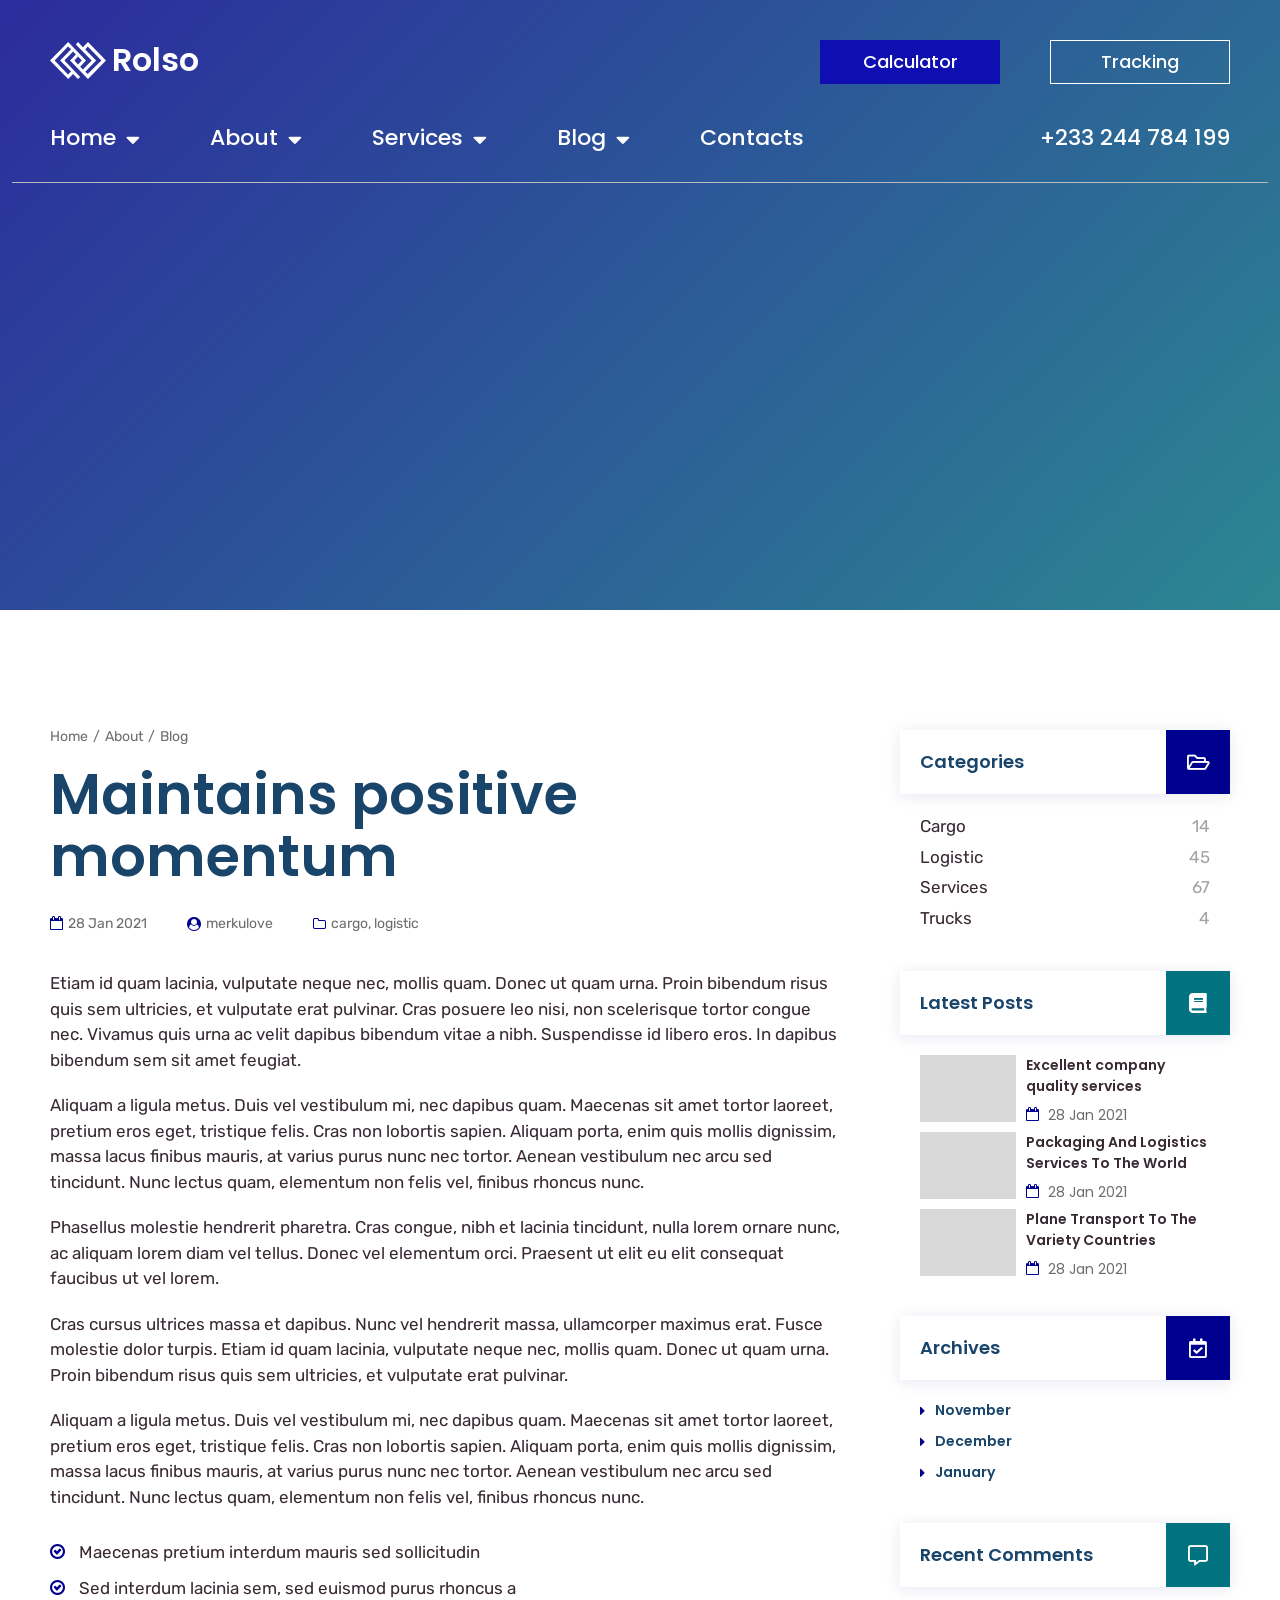
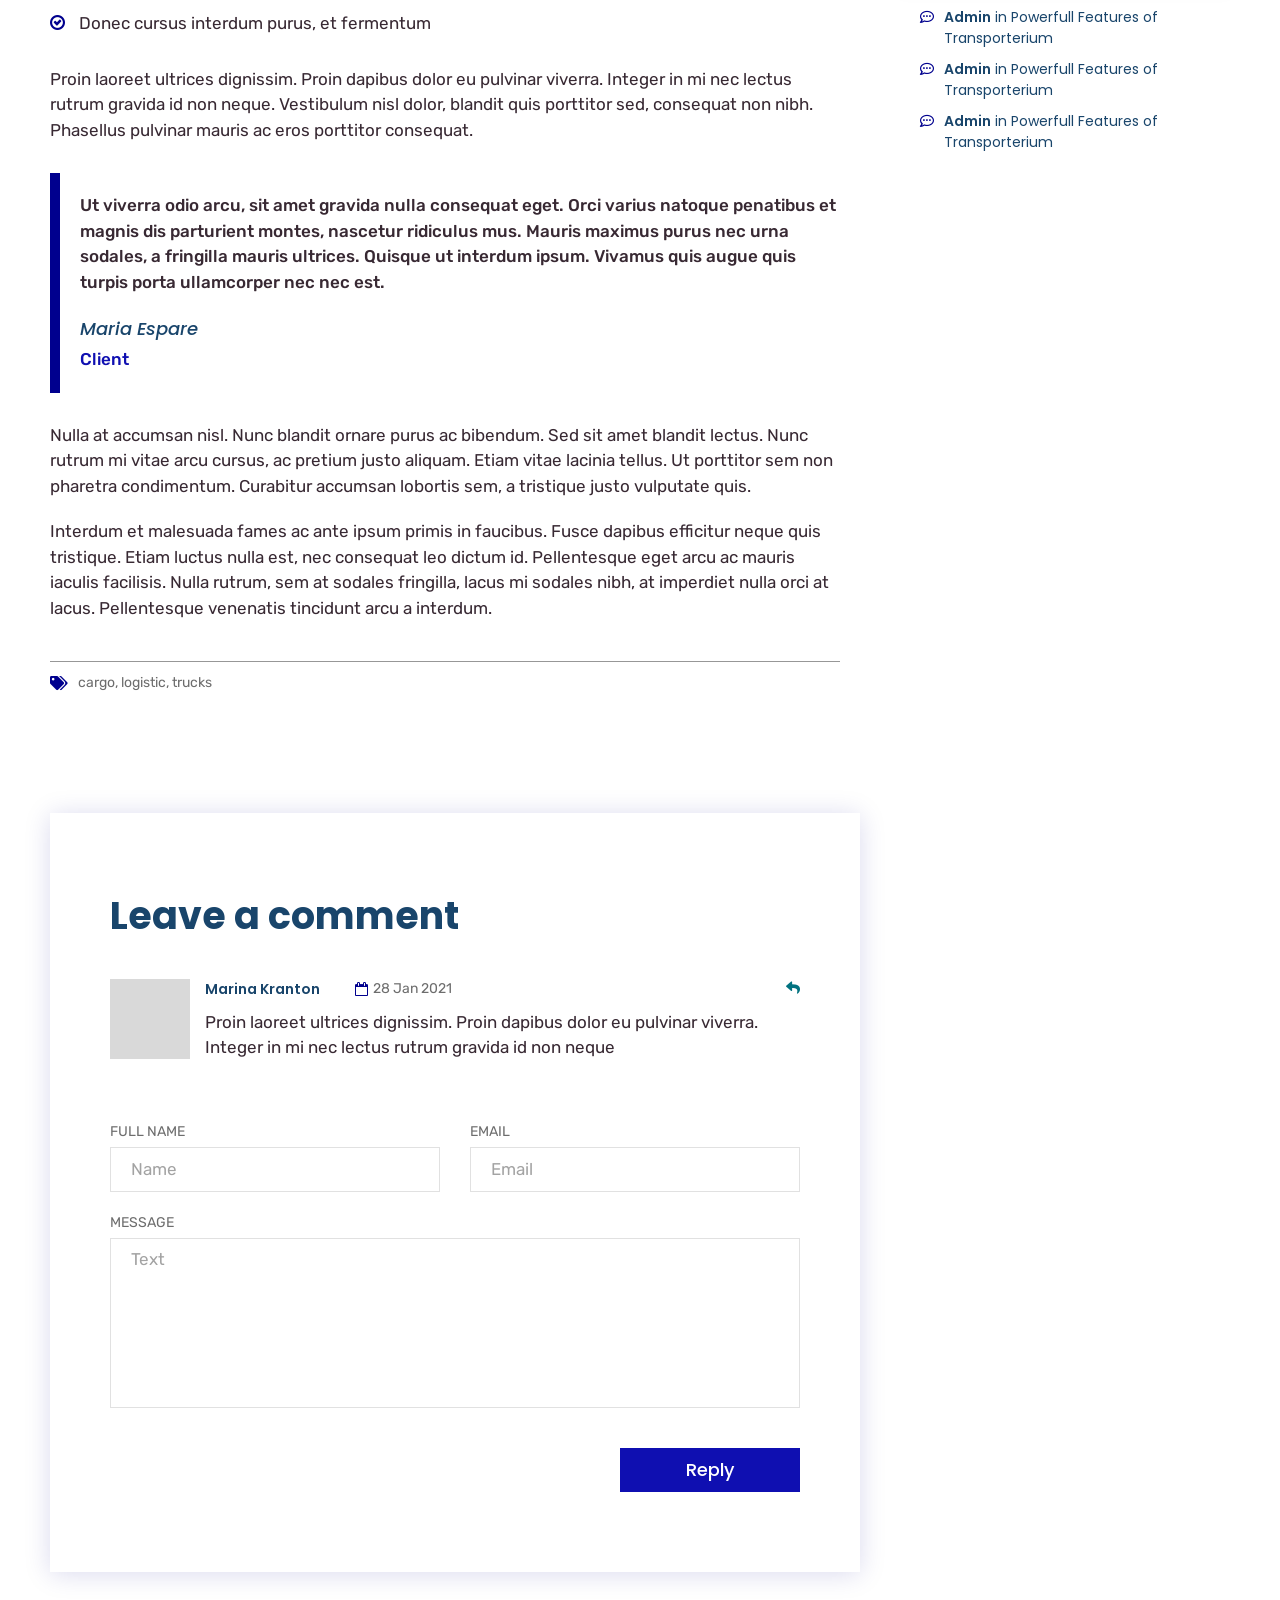
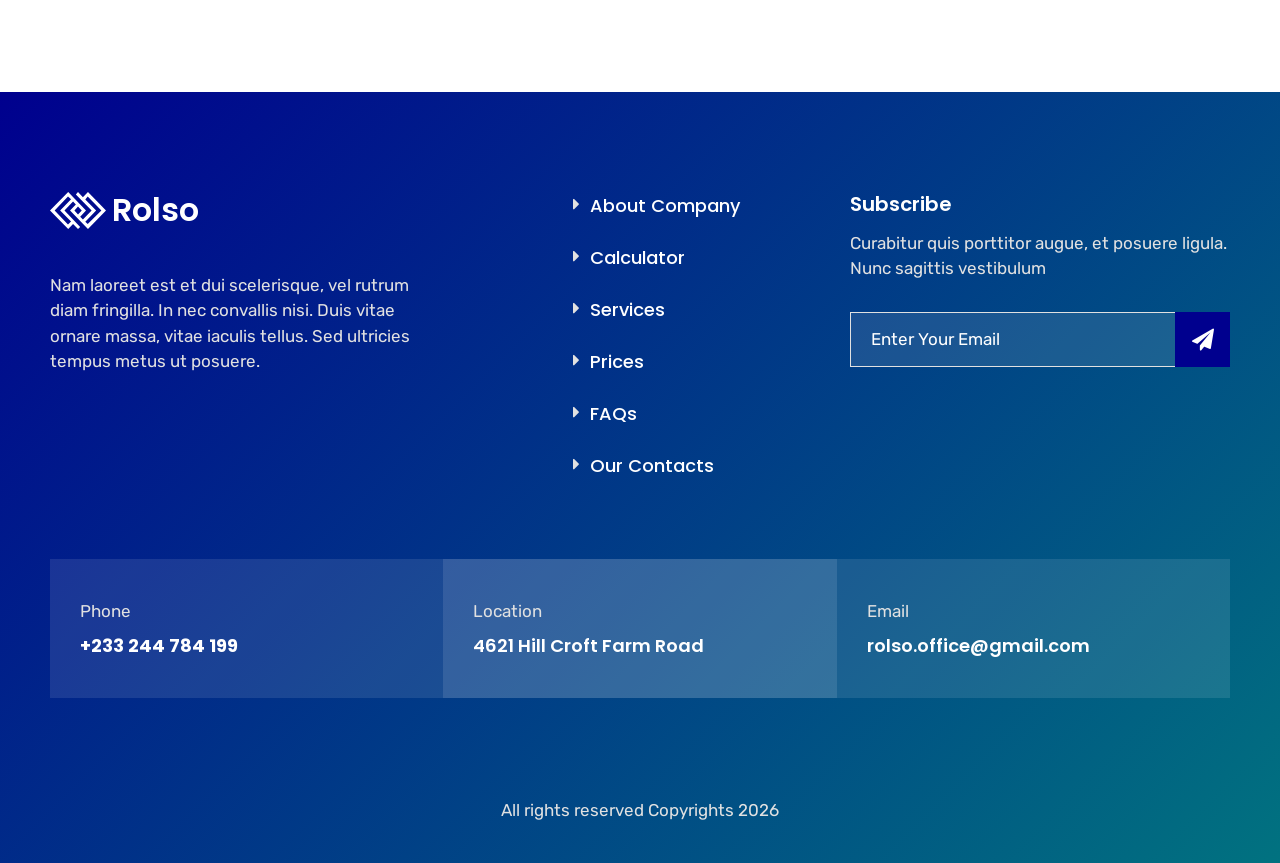
<file: post.html>
<!DOCTYPE html>
<html lang="en">

<head>
    <meta charset="UTF-8" />
    <meta name="viewport" content="width=device-width, initial-scale=1.0, minimum-scale=1.0" />
    <meta http-equiv="X-UA-Compatible" content="ie=edge" />
    <title>Maintains positive momentum | Rolso</title>
    <link rel="stylesheet preload" as="style" href="css/preload.min.css" />
    <link rel="stylesheet preload" as="style" href="css/icomoon.css" />
    <link rel="stylesheet preload" as="style" href="css/libs.min.css" />

    <link rel="stylesheet" href="css/post.min.css" />
</head>

<body>
    <header class="header" data-page="post">
        <div class="header_panel">
            <div class="container d-flex justify-content-center justify-content-md-between align-items-center">
                <span class="header_panel-logo">
                    <a class="logo d-inline-flex align-items-center" href="index.html">
                        <span class="logo_media">
                            <svg width="56px" height="37px" viewBox="0 0 56 37" version="1.1"
                                xmlns="http://www.w3.org/2000/svg">
                                <title>Combined Shape</title>
                                <g stroke="none" stroke-width="1" fill="none" fill-rule="evenodd">
                                    <g fill="currentColor" transform="translate(0.000000, -0.000000)">
                                        <g transform="translate(0.000000, 0.000000)">
                                            <path
                                                d="M37.9730366,0 L56,18.5 L37.9730366,37 L20.0419919,18.5 L25.8616371,12.5121359 L23.0545408,9.458807 L14.4823984,18.5 L30.1911192,35 L28,37 L23.0545408,32 L18.195333,37 L0,18.5 L18.195333,0 L36.0014273,18.5 L30.1911192,24.6483396 L32.9085797,27.4399418 L41.6203395,18.5 L25.8616371,2.43040321 L28,0 L32.9085797,5.20234095 L37.9730366,0 Z M17.9818927,4.43392989 L4.64144645,18.5147247 L17.9818927,32.5955195 L21.0810871,29.6079919 L10.1321127,18.5 L21.0810871,7.28442361 L17.9818927,4.43392989 Z M37.7101843,4.43392989 L35.2883953,7.44356982 L46.1323481,18.5 L35.2883953,29.7451953 L37.7101843,32 L51.3914285,18.5147247 L37.7101843,4.43392989 Z M28,14.5941371 L24.4227574,18.5 L28,22.3996382 L31.7636086,18.5147247 L28,14.5941371 Z">
                                            </path>
                                        </g>
                                    </g>
                                </g>
                            </svg>
                        </span>
                        <span class="logo_text">Rolso</span>
                    </a>
                </span>
                <div class="header_panel-links">
                    <a class="header_panel-links_link btn btn--regular" href="calculator.html"> Calculator </a>
                    <a class="header_panel-links_link btn btn--regular bordered" href="#"> Tracking </a>
                </div>
            </div>
        </div>
        <nav class="header_nav">
            <div
                class="container d-flex flex-wrap flex-lg-nowrap align-items-center justify-content-between flex-lg-row-reverse">
                <a class="header_nav-tel h5" href="tel:+1234567890">+233 244 784 199</a>
                <a class="header_nav-trigger" href="#" id="headerTrigger" data-bs-toggle="collapse"
                    data-bs-target="#headerMenu" aria-controls="headerMenu">
                    <svg width="100%" height="100%" enable-background="new 0 0 32 32" viewBox="0 0 32 32"
                        xmlns="http://www.w3.org/2000/svg">
                        <path
                            d="m29.5625 5.3092h-27.125c-1.06854 0-1.9375.86896-1.9375 1.9375s.86896 1.9375 1.9375 1.9375h27.125c1.06812 0 1.9375-.86896 1.9375-1.9375s-.86938-1.9375-1.9375-1.9375z"
                            fill="currentColor" />
                        <path
                            d="m29.5625 14.0625h-27.125c-1.06854 0-1.9375.86896-1.9375 1.9375s.86896 1.9375 1.9375 1.9375h27.125c1.06812 0 1.9375-.86896 1.9375-1.9375s-.86938-1.9375-1.9375-1.9375z"
                            fill="currentColor" />
                        <path
                            d="m29.562 22.816h-27.125c-1.0685 0-1.9375 0.8689-1.9375 1.9375 0 1.0685 0.86896 1.9375 1.9375 1.9375h27.125c1.0681 0 1.9375-0.86896 1.9375-1.9375 0-1.0686-0.86938-1.9375-1.9375-1.9375z"
                            fill="currentColor" />
                    </svg>
                </a>
                <div class="header_nav-wrapper collapse" id="headerMenu">
                    <ul class="header_nav-menu d-flex flex-column flex-lg-row">
                        <li class="header_nav-menu_item dropdown">
                            <a class="nav-link nav-item dropdown-toggle d-inline-flex align-items-center"
                                href="index.html" data-bs-toggle="collapse" data-bs-target="#homeMenu"
                                data-trigger="dropdown" aria-expanded="false" aria-controls="homeMenu" data-page="home">
                                Home
                                <i class="icon-caret-down-solid icon"></i>
                            </a>
                            <div class="dropdown-menu collapse" id="homeMenu">
                                <ul class="dropdown-list">
                                    <li class="list-item" data-main="true">
                                        <a class="dropdown-item nav-item" data-page="home" href="index.html"
                                            data-main="true"> Home </a>
                                    </li>
                                    <li class="list-item">
                                        <a class="dropdown-item nav-item" data-page="home2" href="index2.html"> Home 2
                                        </a>
                                    </li>
                                    <li class="list-item">
                                        <a class="dropdown-item nav-item" data-page="home3" href="index3.html"> Home 3
                                        </a>
                                    </li>
                                </ul>
                            </div>
                        </li>
                        <li class="header_nav-menu_item dropdown">
                            <a class="nav-link nav-item dropdown-toggle d-inline-flex align-items-center"
                                href="about.html" data-bs-toggle="collapse" data-bs-target="#aboutMenu"
                                data-trigger="dropdown" aria-expanded="false" aria-controls="aboutMenu"
                                data-page="about">
                                About
                                <i class="icon-caret-down-solid icon"></i>
                            </a>
                            <div class="dropdown-menu collapse" id="aboutMenu">
                                <ul class="dropdown-list">
                                    <li class="list-item" data-main="true">
                                        <a class="dropdown-item nav-item" data-page="about" href="about.html"
                                            data-main="true">
                                            About
                                        </a>
                                    </li>
                                    <li class="list-item">
                                        <a class="dropdown-item nav-item" data-page="quote" href="quote.html"> Quote
                                        </a>
                                    </li>
                                    <li class="list-item">
                                        <a class="dropdown-item nav-item" data-page="warehouse" href="warehouse.html">
                                            Warehouse </a>
                                    </li>
                                    <li class="list-item">
                                        <a class="dropdown-item nav-item" data-page="faq" href="faq.html"> FAQs </a>
                                    </li>
                                    <li class="list-item">
                                        <a class="dropdown-item nav-item" data-page="prices" href="prices.html"> Prices
                                        </a>
                                    </li>
                                    <li class="list-item">
                                        <a class="dropdown-item nav-item" href="404.html"> 404 </a>
                                    </li>
                                </ul>
                            </div>
                        </li>
                        <li class="header_nav-menu_item dropdown">
                            <a class="nav-link nav-item dropdown-toggle d-inline-flex align-items-center"
                                href="services.html" data-bs-toggle="collapse" data-bs-target="#servicesMenu"
                                data-trigger="dropdown" aria-expanded="false" aria-controls="servicesMenu"
                                data-page="services">
                                Services
                                <i class="icon-caret-down-solid icon"></i>
                            </a>
                            <div class="dropdown-menu collapse" id="servicesMenu">
                                <ul class="dropdown-list">
                                    <li class="list-item" data-main="true">
                                        <a class="dropdown-item nav-item" data-page="services" href="services.html"
                                            data-main="true">
                                            Services
                                        </a>
                                    </li>
                                    <li class="list-item">
                                        <a class="dropdown-item nav-item" data-page="service" href="service.html">
                                            Single service </a>
                                    </li>
                                    <li class="list-item">
                                        <a class="dropdown-item nav-item" data-page="projects" href="projects.html">
                                            Projects </a>
                                    </li>
                                    <li class="list-item">
                                        <a class="dropdown-item nav-item" data-page="calculator" href="calculator.html">
                                            Calculator </a>
                                    </li>
                                </ul>
                            </div>
                        </li>
                        <li class="header_nav-menu_item dropdown">
                            <a class="nav-link nav-item dropdown-toggle d-inline-flex align-items-center"
                                href="blog.html" data-bs-toggle="collapse" data-bs-target="#blogMenu"
                                data-trigger="dropdown" aria-expanded="false" aria-controls="blogMenu" data-page="blog">
                                Blog
                                <i class="icon-caret-down-solid icon"></i>
                            </a>
                            <div class="dropdown-menu collapse" id="blogMenu">
                                <ul class="dropdown-list">
                                    <li class="list-item" data-main="true">
                                        <a class="dropdown-item nav-item" data-page="blog" href="blog.html"
                                            data-main="true"> Blog </a>
                                    </li>
                                    <li class="list-item">
                                        <a class="dropdown-item nav-item" data-page="post" href="post.html"> Single post
                                        </a>
                                    </li>
                                </ul>
                            </div>
                        </li>
                        <li class="header_nav-menu_item">
                            <a class="nav-item nav-link" href="contacts.html" data-page="contacts">Contacts</a>
                        </li>
                    </ul>
                </div>
            </div>
        </nav>
    </header>

    <header class="page">
        <div class="page_overlay"></div>
    </header>
    <!-- post content start -->
    <main class="post section">
        <div
            class="container sticky-parent d-flex flex-column flex-lg-row flex-wrap justify-content-between align-items-lg-start">
            <article class="post_article">
                <ul class="post_article-breadcrumbs breadcrumbs">
                    <li class="item">
                        <a class="link" href="index.html">Home</a>
                    </li>
                    <li class="item">
                        <a class="link" href="about.html">About</a>
                    </li>
                    <li class="item">
                        <a class="link" href="blog.html">Blog</a>
                    </li>
                </ul>
                <h1 class="post_article-title">Maintains positive momentum</h1>
                <ul class="metadata d-flex flex-wrap">
                    <li class="metadata_item">
                        <i class="icon-calendar-o icon"></i>
                        28 Jan 2021
                    </li>
                    <li class="metadata_item">
                        <i class="icon-user-circle icon"></i>
                        merkulove
                    </li>
                    <li class="metadata_item">
                        <i class="icon-folder-o icon"></i>
                        cargo, logistic
                    </li>
                </ul>
                <p class="post_article-text">
                    Etiam id quam lacinia, vulputate neque nec, mollis quam. Donec ut quam urna. Proin bibendum risus
                    quis sem
                    ultricies, et vulputate erat pulvinar. Cras posuere leo nisi, non scelerisque tortor congue nec.
                    Vivamus quis urna
                    ac velit dapibus bibendum vitae a nibh. Suspendisse id libero eros. In dapibus bibendum sem sit amet
                    feugiat.
                </p>
                <p class="post_article-text">
                    Aliquam a ligula metus. Duis vel vestibulum mi, nec dapibus quam. Maecenas sit amet tortor laoreet,
                    pretium eros
                    eget, tristique felis. Cras non lobortis sapien. Aliquam porta, enim quis mollis dignissim, massa
                    lacus finibus
                    mauris, at varius purus nunc nec tortor. Aenean vestibulum nec arcu sed tincidunt. Nunc lectus quam,
                    elementum non
                    felis vel, finibus rhoncus nunc.
                </p>
                <p class="post_article-text">
                    Phasellus molestie hendrerit pharetra. Cras congue, nibh et lacinia tincidunt, nulla lorem ornare
                    nunc, ac aliquam
                    lorem diam vel tellus. Donec vel elementum orci. Praesent ut elit eu elit consequat faucibus ut vel
                    lorem.
                </p>
                <p class="post_article-text">
                    Cras cursus ultrices massa et dapibus. Nunc vel hendrerit massa, ullamcorper maximus erat. Fusce
                    molestie dolor
                    turpis. Etiam id quam lacinia, vulputate neque nec, mollis quam. Donec ut quam urna. Proin bibendum
                    risus quis sem
                    ultricies, et vulputate erat pulvinar.
                </p>
                <p class="post_article-text">
                    Aliquam a ligula metus. Duis vel vestibulum mi, nec dapibus quam. Maecenas sit amet tortor laoreet,
                    pretium eros
                    eget, tristique felis. Cras non lobortis sapien. Aliquam porta, enim quis mollis dignissim, massa
                    lacus finibus
                    mauris, at varius purus nunc nec tortor. Aenean vestibulum nec arcu sed tincidunt. Nunc lectus quam,
                    elementum non
                    felis vel, finibus rhoncus nunc.
                </p>
                <ul class="post_article-list">
                    <li class="post_article-list_item">
                        <i class="icon-check-circle-o icon"></i>
                        Maecenas pretium interdum mauris sed sollicitudin
                    </li>
                    <li class="post_article-list_item">
                        <i class="icon-check-circle-o icon"></i>
                        Sed interdum lacinia sem, sed euismod purus rhoncus a
                    </li>
                    <li class="post_article-list_item">
                        <i class="icon-check-circle-o icon"></i>
                        Donec cursus interdum purus, et fermentum
                    </li>
                </ul>
                <p class="post_article-text">
                    Proin laoreet ultrices dignissim. Proin dapibus dolor eu pulvinar viverra. Integer in mi nec lectus
                    rutrum gravida
                    id non neque. Vestibulum nisl dolor, blandit quis porttitor sed, consequat non nibh. Phasellus
                    pulvinar mauris ac
                    eros porttitor consequat.
                </p>
                <div class="post_article-quote">
                    <q class="post_article-quote_quote">
                        Ut viverra odio arcu, sit amet gravida nulla consequat eget. Orci varius natoque penatibus et
                        magnis dis
                        parturient montes, nascetur ridiculus mus. Mauris maximus purus nec urna sodales, a fringilla
                        mauris ultrices.
                        Quisque ut interdum ipsum. Vivamus quis augue quis turpis porta ullamcorper nec nec est.
                    </q>
                    <div class="post_article-quote_author d-flex flex-column">
                        <span class="name">Maria Espare</span>
                        <span class="profession">Client</span>
                    </div>
                </div>
                <p class="post_article-text">
                    Nulla at accumsan nisl. Nunc blandit ornare purus ac bibendum. Sed sit amet blandit lectus. Nunc
                    rutrum mi vitae
                    arcu cursus, ac pretium justo aliquam. Etiam vitae lacinia tellus. Ut porttitor sem non pharetra
                    condimentum.
                    Curabitur accumsan lobortis sem, a tristique justo vulputate quis.
                </p>
                <p class="post_article-text">
                    Interdum et malesuada fames ac ante ipsum primis in faucibus. Fusce dapibus efficitur neque quis
                    tristique. Etiam
                    luctus nulla est, nec consequat leo dictum id. Pellentesque eget arcu ac mauris iaculis facilisis.
                    Nulla rutrum, sem
                    at sodales fringilla, lacus mi sodales nibh, at imperdiet nulla orci at lacus. Pellentesque
                    venenatis tincidunt arcu
                    a interdum.
                </p>
                <div class="post_article-footer">
                    <p class="post_article-footer_tags">
                        <i class="icon-tags-solid icon"></i>
                        <span id="postTagsList">cargo, logistic, trucks</span>
                    </p>
                </div>
            </article>
            <aside class="sidebar" data-sticky="true" data-stop="@@stop">
                <div class="sidebar_block sidebar_block--nav">
                    <div class="sidebar_block-header">
                        <h6 class="title">Categories</h6>
                        <span class="icon">
                            <i class="icon-folder-open-regular"></i>
                        </span>
                    </div>
                    <div class="sidebar_block-content">
                        <ul class="list">
                            <li class="list-item">
                                <a class="link" href="#">
                                    Cargo
                                    <span class="number">14</span>
                                </a>
                            </li>
                            <li class="list-item">
                                <a class="link" href="#">
                                    Logistic
                                    <span class="number">45</span>
                                </a>
                            </li>
                            <li class="list-item">
                                <a class="link" href="#">
                                    Services
                                    <span class="number">67</span>
                                </a>
                            </li>
                            <li class="list-item">
                                <a class="link" href="#">
                                    Trucks
                                    <span class="number">4</span>
                                </a>
                            </li>
                        </ul>
                    </div>
                </div>
                <div class="sidebar_block sidebar_block--latest">
                    <div class="sidebar_block-header">
                        <h6 class="title">Latest Posts</h6>
                        <span class="icon">
                            <i class="icon-book-solid"></i>
                        </span>
                    </div>
                    <div class="sidebar_block-content">
                        <ul class="list">
                            <li class="list-item">
                                <div class="media">
                                    <picture>
                                        <source data-srcset="img/placeholder.jpg" srcset="img/placeholder.jpg" />
                                        <img class="lazy" data-src="img/placeholder.jpg" src="img/placeholder.jpg"
                                            alt="media" />
                                    </picture>
                                </div>
                                <div class="main">
                                    <a class="main_title" href="post.html" target="_blank" rel="noopener noreferrer">
                                        Excellent company quality services
                                    </a>
                                    <span class="main_date"> <i class="icon-calendar-o icon"></i> 28 Jan 2021 </span>
                                </div>
                            </li>
                            <li class="list-item">
                                <div class="media">
                                    <picture>
                                        <source data-srcset="img/placeholder.jpg" srcset="img/placeholder.jpg" />
                                        <img class="lazy" data-src="img/placeholder.jpg" src="img/placeholder.jpg"
                                            alt="media" />
                                    </picture>
                                </div>
                                <div class="main">
                                    <a class="main_title" href="post.html" target="_blank" rel="noopener noreferrer">
                                        Packaging And Logistics Services To The World
                                    </a>
                                    <span class="main_date"> <i class="icon-calendar-o icon"></i> 28 Jan 2021 </span>
                                </div>
                            </li>
                            <li class="list-item">
                                <div class="media">
                                    <picture>
                                        <source data-srcset="img/placeholder.jpg" srcset="img/placeholder.jpg" />
                                        <img class="lazy" data-src="img/placeholder.jpg" src="img/placeholder.jpg"
                                            alt="media" />
                                    </picture>
                                </div>
                                <div class="main">
                                    <a class="main_title" href="post.html" target="_blank" rel="noopener noreferrer">
                                        Plane Transport To The Variety Countries
                                    </a>
                                    <span class="main_date"> <i class="icon-calendar-o icon"></i> 28 Jan 2021 </span>
                                </div>
                            </li>
                        </ul>
                    </div>
                </div>
                <div class="sidebar_block sidebar_block--archives">
                    <div class="sidebar_block-header">
                        <h6 class="title">Archives</h6>
                        <span class="icon">
                            <i class="icon-calendar-check-regular"></i>
                        </span>
                    </div>
                    <div class="sidebar_block-content">
                        <ul class="list">
                            <li class="list-item">
                                <a class="link" href="#">
                                    <i class="icon-caret_right icon"></i>
                                    November
                                </a>
                            </li>
                            <li class="list-item">
                                <a class="link" href="#">
                                    <i class="icon-caret_right icon"></i>
                                    December
                                </a>
                            </li>
                            <li class="list-item">
                                <a class="link" href="#">
                                    <i class="icon-caret_right icon"></i>
                                    January
                                </a>
                            </li>
                        </ul>
                    </div>
                </div>
                <div class="sidebar_block sidebar_block--comments">
                    <div class="sidebar_block-header">
                        <h6 class="title">Recent Comments</h6>
                        <span class="icon">
                            <i class="icon-comment-alt-regular"></i>
                        </span>
                    </div>
                    <div class="sidebar_block-content">
                        <ul class="list">
                            <li class="list-item">
                                <i class="icon-comment-dots-regular icon"></i>
                                <a class="comment" href="#">
                                    <span class="comment_author">Admin</span> in Powerfull Features of Transporterium
                                </a>
                            </li>
                            <li class="list-item">
                                <i class="icon-comment-dots-regular icon"></i>
                                <a class="comment" href="#">
                                    <span class="comment_author">Admin</span> in Powerfull Features of Transporterium
                                </a>
                            </li>
                            <li class="list-item">
                                <i class="icon-comment-dots-regular icon"></i>
                                <a class="comment" href="#">
                                    <span class="comment_author">Admin</span> in Powerfull Features of Transporterium
                                </a>
                            </li>
                        </ul>
                    </div>
                </div>
            </aside>
            <!-- comments section start -->
            <section class="post_comments section">
                <div class="post_comments-wrapper">
                    <h3 class="post_comments-header">Leave a comment</h3>
                    <ul class="post_comments-list">
                        <li class="post_comments-list_item">
                            <div class="media">
                                <picture>
                                    <source data-srcset="img/placeholder.jpg" srcset="img/placeholder.jpg" />
                                    <img class="lazy" data-src="img/placeholder.jpg" src="img/placeholder.jpg"
                                        alt="media" />
                                </picture>
                            </div>
                            <div class="main">
                                <div class="main_panel">
                                    <span class="main_panel-name">Marina Kranton</span>
                                    <span class="main_panel-date">
                                        <i class="icon-calendar-o icon"></i>
                                        28 Jan 2021
                                    </span>
                                    <a class="main_panel-reply" href="#"><i class="icon-reply-solid icon"></i></a>
                                </div>
                                <p class="main_comment">
                                    Proin laoreet ultrices dignissim. Proin dapibus dolor eu pulvinar viverra. Integer
                                    in mi nec lectus
                                    rutrum gravida id non neque
                                </p>
                            </div>
                        </li>
                    </ul>
                    <form class="post_comments-form form" action="#" method="post" data-type="reply">
                        <div class="post_comments-form_row">
                            <div class="column">
                                <label class="label" for="replyName">Full Name</label>
                                <input class="field required" id="replyName" type="text" placeholder="Name" />
                            </div>
                            <div class="column">
                                <label class="label" for="replyEmail">Email</label>
                                <input class="field required" id="replyEmail" type="text" data-type="email"
                                    placeholder="Email" />
                            </div>
                        </div>
                        <div class="post_comments-form_row">
                            <label class="label" for="replyText">Message</label>
                            <textarea class="field required" id="replyText" placeholder="Text"></textarea>
                        </div>
                        <button class="btn btn--regular" type="submit">Reply</button>
                    </form>
                </div>
            </section>
            <!-- comments section end -->
        </div>
    </main>
    <!-- post content end -->
    <footer class="footer">
        <div class="container">
            <div class="footer_main d-md-flex flex-wrap justify-content-between">
                <div class="footer_main-block footer_main-block--about">
                    <span class="brand">
                        <a class="logo d-inline-flex align-items-center" href="index.html">
                            <span class="logo_media">
                                <svg width="56px" height="37px" viewBox="0 0 56 37" version="1.1"
                                    xmlns="http://www.w3.org/2000/svg">
                                    <title>Combined Shape</title>
                                    <g stroke="none" stroke-width="1" fill="none" fill-rule="evenodd">
                                        <g fill="currentColor" transform="translate(0.000000, -0.000000)">
                                            <g transform="translate(0.000000, 0.000000)">
                                                <path
                                                    d="M37.9730366,0 L56,18.5 L37.9730366,37 L20.0419919,18.5 L25.8616371,12.5121359 L23.0545408,9.458807 L14.4823984,18.5 L30.1911192,35 L28,37 L23.0545408,32 L18.195333,37 L0,18.5 L18.195333,0 L36.0014273,18.5 L30.1911192,24.6483396 L32.9085797,27.4399418 L41.6203395,18.5 L25.8616371,2.43040321 L28,0 L32.9085797,5.20234095 L37.9730366,0 Z M17.9818927,4.43392989 L4.64144645,18.5147247 L17.9818927,32.5955195 L21.0810871,29.6079919 L10.1321127,18.5 L21.0810871,7.28442361 L17.9818927,4.43392989 Z M37.7101843,4.43392989 L35.2883953,7.44356982 L46.1323481,18.5 L35.2883953,29.7451953 L37.7101843,32 L51.3914285,18.5147247 L37.7101843,4.43392989 Z M28,14.5941371 L24.4227574,18.5 L28,22.3996382 L31.7636086,18.5147247 L28,14.5941371 Z">
                                                </path>
                                            </g>
                                        </g>
                                    </g>
                                </svg>
                            </span>
                            <span class="logo_text">Rolso</span>
                        </a>
                    </span>
                    <p class="text">
                        Nam laoreet est et dui scelerisque, vel rutrum diam fringilla. In nec convallis nisi. Duis vitae
                        ornare massa,
                        vitae iaculis tellus. Sed ultricies tempus metus ut posuere.
                    </p>
                </div>
                <div class="footer_main-block footer_main-block--nav">
                    <ul class="list d-flex flex-column">
                        <li class="list-item">
                            <i class="icon-caret_right icon"></i>
                            <a class="link" href="about.html">About Company</a>
                        </li>
                        <li class="list-item">
                            <i class="icon-caret_right icon"></i>
                            <a class="link" href="calculator.html">Calculator</a>
                        </li>
                        <li class="list-item">
                            <i class="icon-caret_right icon"></i>
                            <a class="link" href="services.html">Services</a>
                        </li>
                        <li class="list-item">
                            <i class="icon-caret_right icon"></i>
                            <a class="link" href="prices.html">Prices</a>
                        </li>
                        <li class="list-item">
                            <i class="icon-caret_right icon"></i>
                            <a class="link" href="faq.html">FAQs</a>
                        </li>
                        <li class="list-item">
                            <i class="icon-caret_right icon"></i>
                            <a class="link" href="contacts.html">Our Contacts</a>
                        </li>
                    </ul>
                </div>

                <div class="footer_main-block footer_main-block--subscribe">
                    <h5 class="title">Subscribe</h5>
                    <p class="text">Curabitur quis porttitor augue, et posuere ligula. Nunc sagittis vestibulum</p>
                    <form class="form d-flex justify-content-between" action="#" method="post" data-type="subscription">
                        <input class="field required flex-grow-1" type="text" data-type="email"
                            placeholder="Enter Your Email" />
                        <button class="btn" type="submit">
                            <i class="icon-paper-plane icon"></i>
                        </button>
                    </form>
                </div>
            </div>

            <ul class="footer_info d-md-flex flex-wrap">
                <li class="footer_info-block">
                    <div class="main">
                        <span class="main_label">Phone</span>
                        <a class="main_info link link--bold" href="tel:+1234567890">+233 244 784 199</a>
                    </div>
                </li>
                <li class="footer_info-block footer_info-block--highlight">
                    <div class="main">
                        <span class="main_label">Location</span>
                        <span class="main_info">4621 Hill Croft Farm Road</span>
                    </div>
                </li>
                <li class="footer_info-block">
                    <div class="main">
                        <span class="main_label">Email</span>
                        <a class="main_info link" href="mailto:example@domain.com">rolso.office@gmail.com</a>
                    </div>
                </li>
            </ul>

            <p class="footer_copyrights">All rights reserved Copyrights <span id="currentYear"></span></p>
        </div>
    </footer>
    <script src="js/common.min.js"></script>
</body>

</html>
</file>
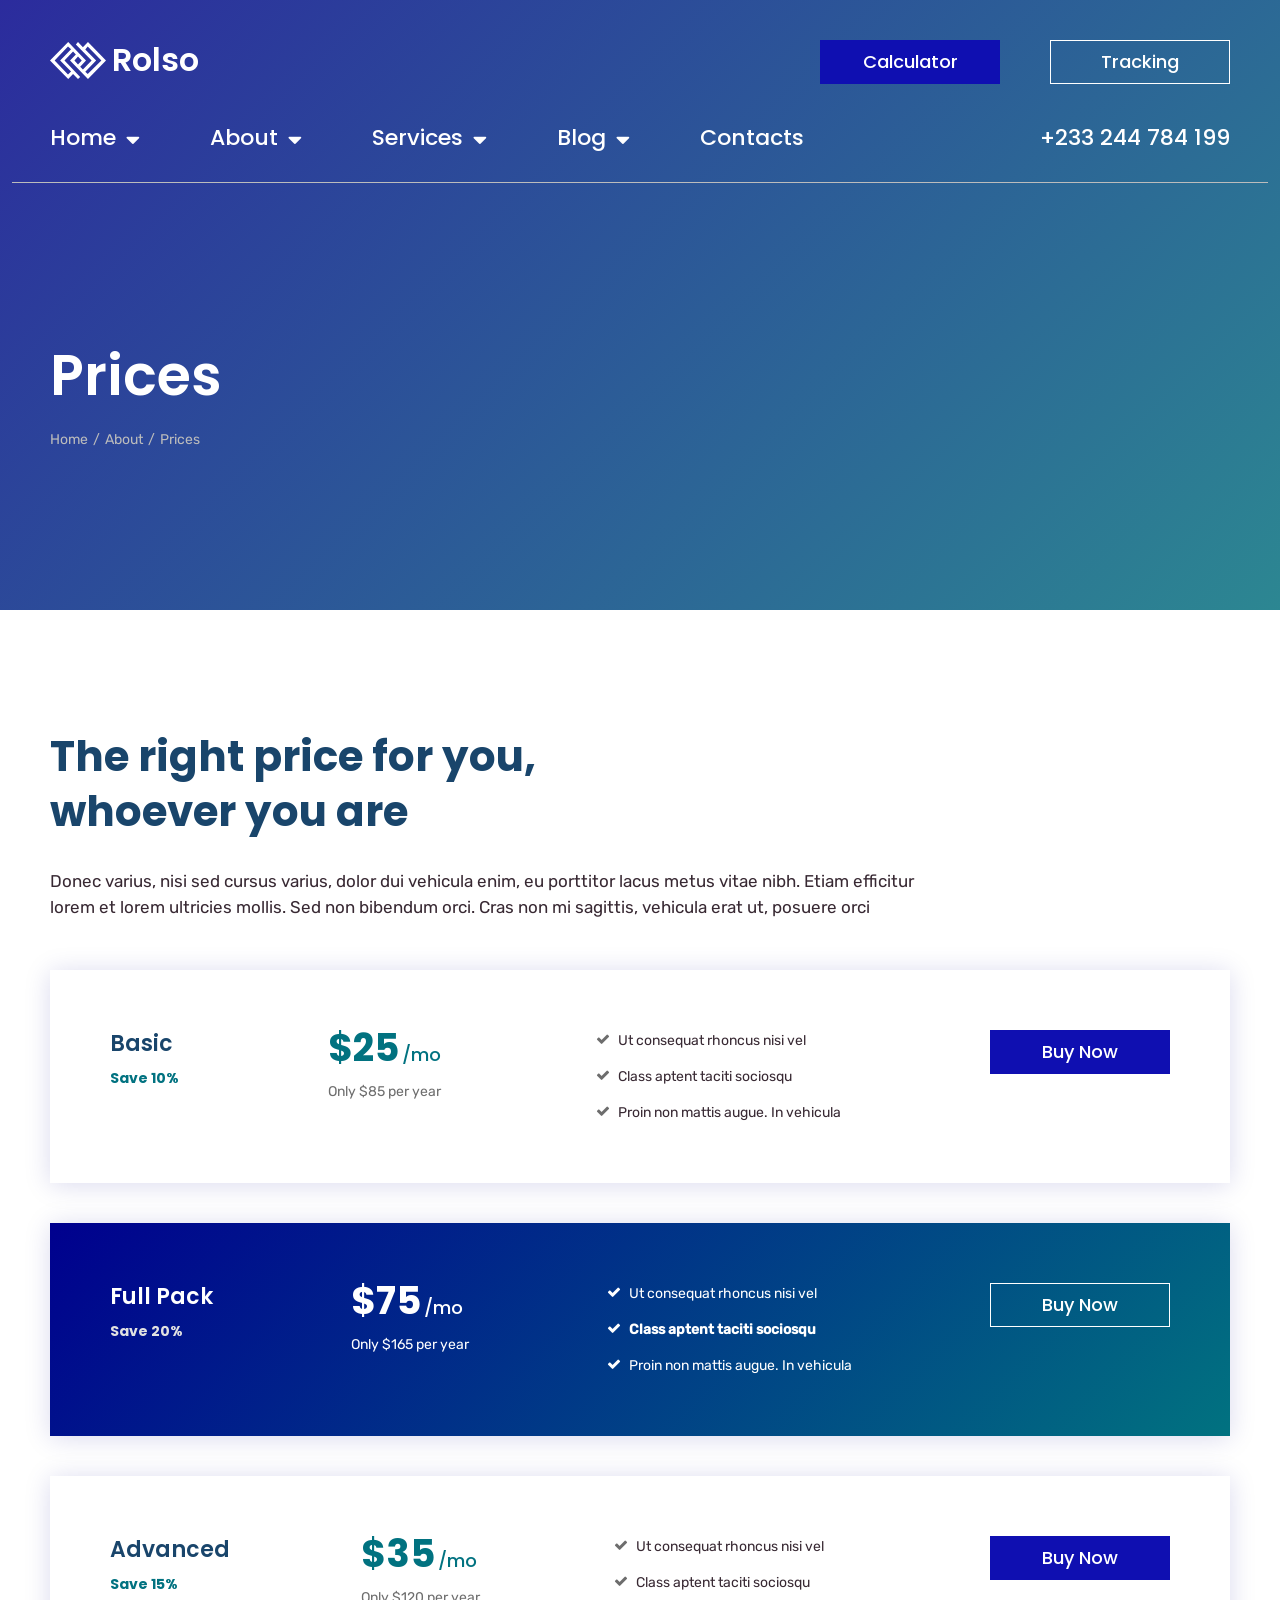
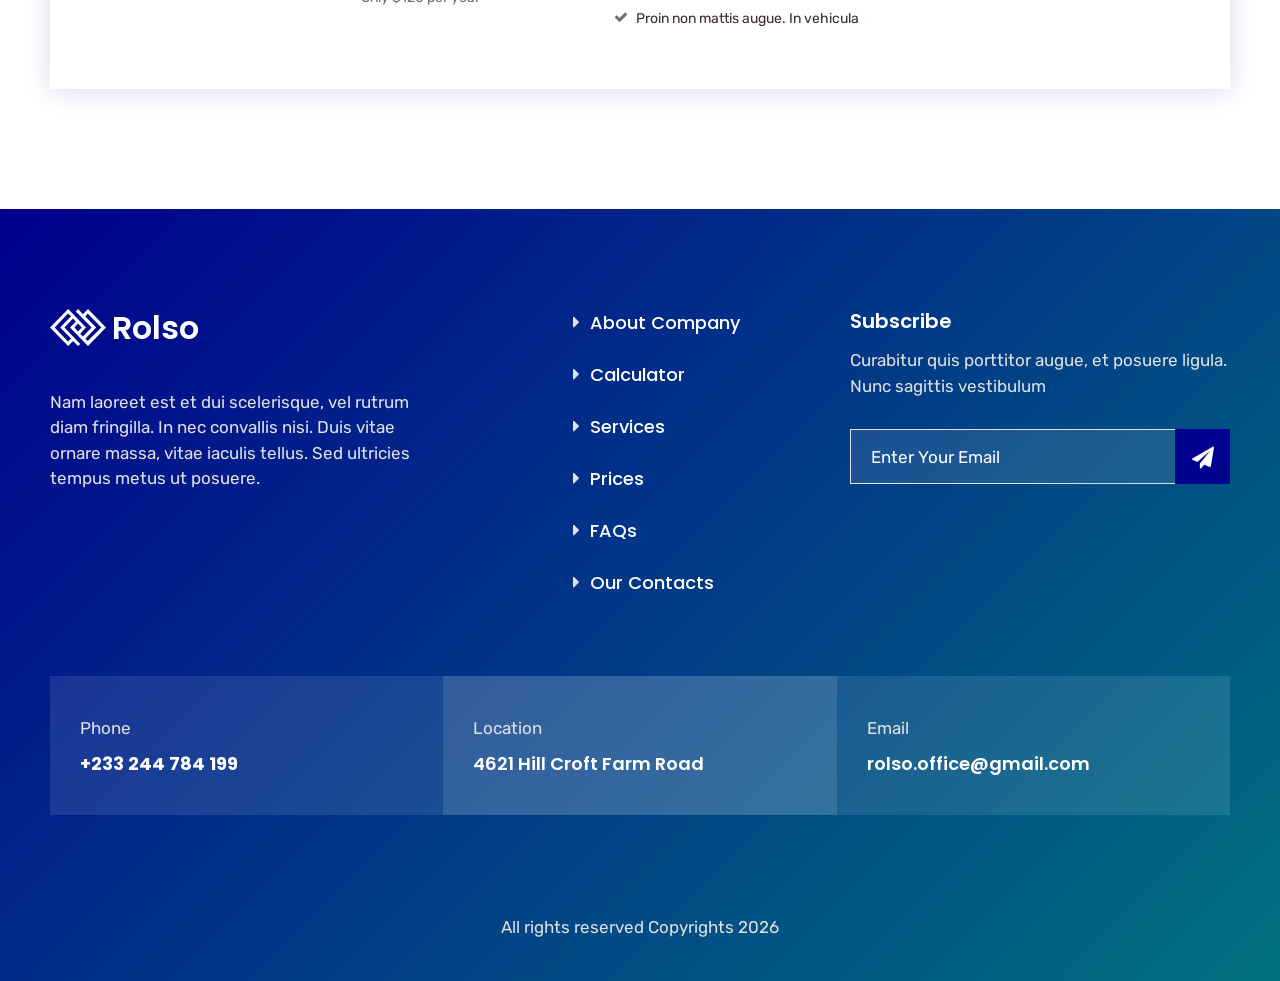
<file: prices.html>
<!DOCTYPE html>
<html lang="en">

<head>
    <meta charset="UTF-8" />
    <meta name="viewport" content="width=device-width, initial-scale=1.0, minimum-scale=1.0" />
    <meta http-equiv="X-UA-Compatible" content="ie=edge" />
    <title>Prices | Rolso</title>
    <link rel="stylesheet preload" as="style" href="css/preload.min.css" />
    <link rel="stylesheet preload" as="style" href="css/icomoon.css" />
    <link rel="stylesheet preload" as="style" href="css/libs.min.css" />

    <link rel="stylesheet" href="css/prices.min.css" />
</head>

<body>
    <header class="header" data-page="prices">
        <div class="header_panel">
            <div class="container d-flex justify-content-center justify-content-md-between align-items-center">
                <span class="header_panel-logo">
                    <a class="logo d-inline-flex align-items-center" href="index.html">
                        <span class="logo_media">
                            <svg width="56px" height="37px" viewBox="0 0 56 37" version="1.1"
                                xmlns="http://www.w3.org/2000/svg">
                                <title>Combined Shape</title>
                                <g stroke="none" stroke-width="1" fill="none" fill-rule="evenodd">
                                    <g fill="currentColor" transform="translate(0.000000, -0.000000)">
                                        <g transform="translate(0.000000, 0.000000)">
                                            <path
                                                d="M37.9730366,0 L56,18.5 L37.9730366,37 L20.0419919,18.5 L25.8616371,12.5121359 L23.0545408,9.458807 L14.4823984,18.5 L30.1911192,35 L28,37 L23.0545408,32 L18.195333,37 L0,18.5 L18.195333,0 L36.0014273,18.5 L30.1911192,24.6483396 L32.9085797,27.4399418 L41.6203395,18.5 L25.8616371,2.43040321 L28,0 L32.9085797,5.20234095 L37.9730366,0 Z M17.9818927,4.43392989 L4.64144645,18.5147247 L17.9818927,32.5955195 L21.0810871,29.6079919 L10.1321127,18.5 L21.0810871,7.28442361 L17.9818927,4.43392989 Z M37.7101843,4.43392989 L35.2883953,7.44356982 L46.1323481,18.5 L35.2883953,29.7451953 L37.7101843,32 L51.3914285,18.5147247 L37.7101843,4.43392989 Z M28,14.5941371 L24.4227574,18.5 L28,22.3996382 L31.7636086,18.5147247 L28,14.5941371 Z">
                                            </path>
                                        </g>
                                    </g>
                                </g>
                            </svg>
                        </span>
                        <span class="logo_text">Rolso</span>
                    </a>
                </span>
                <div class="header_panel-links">
                    <a class="header_panel-links_link btn btn--regular" href="calculator.html"> Calculator </a>
                    <a class="header_panel-links_link btn btn--regular bordered" href="#"> Tracking </a>
                </div>
            </div>
        </div>
        <nav class="header_nav">
            <div
                class="container d-flex flex-wrap flex-lg-nowrap align-items-center justify-content-between flex-lg-row-reverse">
                <a class="header_nav-tel h5" href="tel:+1234567890">+233 244 784 199</a>
                <a class="header_nav-trigger" href="#" id="headerTrigger" data-bs-toggle="collapse"
                    data-bs-target="#headerMenu" aria-controls="headerMenu">
                    <svg width="100%" height="100%" enable-background="new 0 0 32 32" viewBox="0 0 32 32"
                        xmlns="http://www.w3.org/2000/svg">
                        <path
                            d="m29.5625 5.3092h-27.125c-1.06854 0-1.9375.86896-1.9375 1.9375s.86896 1.9375 1.9375 1.9375h27.125c1.06812 0 1.9375-.86896 1.9375-1.9375s-.86938-1.9375-1.9375-1.9375z"
                            fill="currentColor" />
                        <path
                            d="m29.5625 14.0625h-27.125c-1.06854 0-1.9375.86896-1.9375 1.9375s.86896 1.9375 1.9375 1.9375h27.125c1.06812 0 1.9375-.86896 1.9375-1.9375s-.86938-1.9375-1.9375-1.9375z"
                            fill="currentColor" />
                        <path
                            d="m29.562 22.816h-27.125c-1.0685 0-1.9375 0.8689-1.9375 1.9375 0 1.0685 0.86896 1.9375 1.9375 1.9375h27.125c1.0681 0 1.9375-0.86896 1.9375-1.9375 0-1.0686-0.86938-1.9375-1.9375-1.9375z"
                            fill="currentColor" />
                    </svg>
                </a>
                <div class="header_nav-wrapper collapse" id="headerMenu">
                    <ul class="header_nav-menu d-flex flex-column flex-lg-row">
                        <li class="header_nav-menu_item dropdown">
                            <a class="nav-link nav-item dropdown-toggle d-inline-flex align-items-center"
                                href="index.html" data-bs-toggle="collapse" data-bs-target="#homeMenu"
                                data-trigger="dropdown" aria-expanded="false" aria-controls="homeMenu" data-page="home">
                                Home
                                <i class="icon-caret-down-solid icon"></i>
                            </a>
                            <div class="dropdown-menu collapse" id="homeMenu">
                                <ul class="dropdown-list">
                                    <li class="list-item" data-main="true">
                                        <a class="dropdown-item nav-item" data-page="home" href="index.html"
                                            data-main="true"> Home </a>
                                    </li>
                                    <li class="list-item">
                                        <a class="dropdown-item nav-item" data-page="home2" href="index2.html"> Home 2
                                        </a>
                                    </li>
                                    <li class="list-item">
                                        <a class="dropdown-item nav-item" data-page="home3" href="index3.html"> Home 3
                                        </a>
                                    </li>
                                </ul>
                            </div>
                        </li>
                        <li class="header_nav-menu_item dropdown">
                            <a class="nav-link nav-item dropdown-toggle d-inline-flex align-items-center"
                                href="about.html" data-bs-toggle="collapse" data-bs-target="#aboutMenu"
                                data-trigger="dropdown" aria-expanded="false" aria-controls="aboutMenu"
                                data-page="about">
                                About
                                <i class="icon-caret-down-solid icon"></i>
                            </a>
                            <div class="dropdown-menu collapse" id="aboutMenu">
                                <ul class="dropdown-list">
                                    <li class="list-item" data-main="true">
                                        <a class="dropdown-item nav-item" data-page="about" href="about.html"
                                            data-main="true">
                                            About
                                        </a>
                                    </li>
                                    <li class="list-item">
                                        <a class="dropdown-item nav-item" data-page="quote" href="quote.html"> Quote
                                        </a>
                                    </li>
                                    <li class="list-item">
                                        <a class="dropdown-item nav-item" data-page="warehouse" href="warehouse.html">
                                            Warehouse </a>
                                    </li>
                                    <li class="list-item">
                                        <a class="dropdown-item nav-item" data-page="faq" href="faq.html"> FAQs </a>
                                    </li>
                                    <li class="list-item">
                                        <a class="dropdown-item nav-item" data-page="prices" href="prices.html"> Prices
                                        </a>
                                    </li>
                                    <li class="list-item">
                                        <a class="dropdown-item nav-item" href="404.html"> 404 </a>
                                    </li>
                                </ul>
                            </div>
                        </li>
                        <li class="header_nav-menu_item dropdown">
                            <a class="nav-link nav-item dropdown-toggle d-inline-flex align-items-center"
                                href="services.html" data-bs-toggle="collapse" data-bs-target="#servicesMenu"
                                data-trigger="dropdown" aria-expanded="false" aria-controls="servicesMenu"
                                data-page="services">
                                Services
                                <i class="icon-caret-down-solid icon"></i>
                            </a>
                            <div class="dropdown-menu collapse" id="servicesMenu">
                                <ul class="dropdown-list">
                                    <li class="list-item" data-main="true">
                                        <a class="dropdown-item nav-item" data-page="services" href="services.html"
                                            data-main="true">
                                            Services
                                        </a>
                                    </li>
                                    <li class="list-item">
                                        <a class="dropdown-item nav-item" data-page="service" href="service.html">
                                            Single service </a>
                                    </li>
                                    <li class="list-item">
                                        <a class="dropdown-item nav-item" data-page="projects" href="projects.html">
                                            Projects </a>
                                    </li>
                                    <li class="list-item">
                                        <a class="dropdown-item nav-item" data-page="calculator" href="calculator.html">
                                            Calculator </a>
                                    </li>
                                </ul>
                            </div>
                        </li>
                        <li class="header_nav-menu_item dropdown">
                            <a class="nav-link nav-item dropdown-toggle d-inline-flex align-items-center"
                                href="blog.html" data-bs-toggle="collapse" data-bs-target="#blogMenu"
                                data-trigger="dropdown" aria-expanded="false" aria-controls="blogMenu" data-page="blog">
                                Blog
                                <i class="icon-caret-down-solid icon"></i>
                            </a>
                            <div class="dropdown-menu collapse" id="blogMenu">
                                <ul class="dropdown-list">
                                    <li class="list-item" data-main="true">
                                        <a class="dropdown-item nav-item" data-page="blog" href="blog.html"
                                            data-main="true"> Blog </a>
                                    </li>
                                    <li class="list-item">
                                        <a class="dropdown-item nav-item" data-page="post" href="post.html"> Single post
                                        </a>
                                    </li>
                                </ul>
                            </div>
                        </li>
                        <li class="header_nav-menu_item">
                            <a class="nav-item nav-link" href="contacts.html" data-page="contacts">Contacts</a>
                        </li>
                    </ul>
                </div>
            </div>
        </nav>
    </header>

    <header class="page">
        <div class="page_overlay"></div>

        <div class="container">
            <div class="page_card d-flex flex-column">
                <h1 class="page_card-title">Prices</h1>
                <ul class="page_card-breadcrumbs breadcrumbs">
                    <li class="page_card-breadcrumbs_item item">
                        <a class="link" href="index.html">Home</a>
                    </li>

                    <li class="page_card-breadcrumbs_item item">
                        <a class="link" href="about.html">About</a>
                    </li>

                    <li class="page_card-breadcrumbs_item item">
                        <span class="current">Prices</span>
                    </li>
                </ul>
            </div>
        </div>
    </header>
    <!-- prices content start -->
    <main>
        <section class="plans section">
            <div class="container">
                <div class="plans_header">
                    <h2 class="plans_header-title" data-aos="fade-in">The right price for you, whoever you are</h2>

                    <p class="plans_header-text" data-aos="fade-in" data-aos-delay="50">
                        Donec varius, nisi sed cursus varius, dolor dui vehicula enim, eu porttitor lacus metus vitae
                        nibh. Etiam
                        efficitur lorem et lorem ultricies mollis. Sed non bibendum orci. Cras non mi sagittis, vehicula
                        erat ut,
                        posuere orci
                    </p>
                </div>
                <ul class="pricing">
                    <li class="pricing_card" data-aos="fade-up">
                        <div class="pricing_card-main">
                            <h5 class="level">Basic</h5>
                            <span class="saving">Save 10%</span>
                        </div>
                        <div class="pricing_card-plan">
                            <span class="plan h3">
                                $25
                                <span class="month">/mo</span>
                            </span>
                            <span class="annual">Only $85 per year</span>
                        </div>
                        <ul class="pricing_card-features">
                            <li class="pricing_card-features_item">
                                <i class="icon-check icon"></i>
                                Ut consequat rhoncus nisi vel
                            </li>
                            <li class="pricing_card-features_item">
                                <i class="icon-check icon"></i>
                                Class aptent taciti sociosqu
                            </li>
                            <li class="pricing_card-features_item">
                                <i class="icon-check icon"></i>
                                Proin non mattis augue. In vehicula
                            </li>
                        </ul>
                        <a class="pricing_card-btn btn btn--regular" href="#">Buy Now</a>
                    </li>
                    <li class="pricing_card pricing_card--highlight" data-aos="fade-up" data-aos-delay="50">
                        <div class="pricing_card-main">
                            <h5 class="level">Full Pack</h5>
                            <span class="saving">Save 20%</span>
                        </div>
                        <div class="pricing_card-plan">
                            <span class="plan h3">
                                $75
                                <span class="month">/mo</span>
                            </span>
                            <span class="annual">Only $165 per year</span>
                        </div>
                        <ul class="pricing_card-features">
                            <li class="pricing_card-features_item">
                                <i class="icon-check icon"></i>
                                Ut consequat rhoncus nisi vel
                            </li>
                            <li class="pricing_card-features_item highlight">
                                <i class="icon-check icon"></i>
                                Class aptent taciti sociosqu
                            </li>
                            <li class="pricing_card-features_item">
                                <i class="icon-check icon"></i>
                                Proin non mattis augue. In vehicula
                            </li>
                        </ul>
                        <a class="pricing_card-btn btn btn--regular" href="#">Buy Now</a>
                    </li>
                    <li class="pricing_card" data-aos="fade-up" data-aos-delay="100">
                        <div class="pricing_card-main">
                            <h5 class="level">Advanced</h5>
                            <span class="saving">Save 15%</span>
                        </div>
                        <div class="pricing_card-plan">
                            <span class="plan h3">
                                $35
                                <span class="month">/mo</span>
                            </span>
                            <span class="annual">Only $120 per year</span>
                        </div>
                        <ul class="pricing_card-features">
                            <li class="pricing_card-features_item">
                                <i class="icon-check icon"></i>
                                Ut consequat rhoncus nisi vel
                            </li>
                            <li class="pricing_card-features_item">
                                <i class="icon-check icon"></i>
                                Class aptent taciti sociosqu
                            </li>
                            <li class="pricing_card-features_item">
                                <i class="icon-check icon"></i>
                                Proin non mattis augue. In vehicula
                            </li>
                        </ul>
                        <a class="pricing_card-btn btn btn--regular" href="#">Buy Now</a>
                    </li>
                </ul>
            </div>
        </section>
    </main>
    <!-- prices content end -->
    <footer class="footer">
        <div class="container">
            <div class="footer_main d-md-flex flex-wrap justify-content-between">
                <div class="footer_main-block footer_main-block--about">
                    <span class="brand">
                        <a class="logo d-inline-flex align-items-center" href="index.html">
                            <span class="logo_media">
                                <svg width="56px" height="37px" viewBox="0 0 56 37" version="1.1"
                                    xmlns="http://www.w3.org/2000/svg">
                                    <title>Combined Shape</title>
                                    <g stroke="none" stroke-width="1" fill="none" fill-rule="evenodd">
                                        <g fill="currentColor" transform="translate(0.000000, -0.000000)">
                                            <g transform="translate(0.000000, 0.000000)">
                                                <path
                                                    d="M37.9730366,0 L56,18.5 L37.9730366,37 L20.0419919,18.5 L25.8616371,12.5121359 L23.0545408,9.458807 L14.4823984,18.5 L30.1911192,35 L28,37 L23.0545408,32 L18.195333,37 L0,18.5 L18.195333,0 L36.0014273,18.5 L30.1911192,24.6483396 L32.9085797,27.4399418 L41.6203395,18.5 L25.8616371,2.43040321 L28,0 L32.9085797,5.20234095 L37.9730366,0 Z M17.9818927,4.43392989 L4.64144645,18.5147247 L17.9818927,32.5955195 L21.0810871,29.6079919 L10.1321127,18.5 L21.0810871,7.28442361 L17.9818927,4.43392989 Z M37.7101843,4.43392989 L35.2883953,7.44356982 L46.1323481,18.5 L35.2883953,29.7451953 L37.7101843,32 L51.3914285,18.5147247 L37.7101843,4.43392989 Z M28,14.5941371 L24.4227574,18.5 L28,22.3996382 L31.7636086,18.5147247 L28,14.5941371 Z">
                                                </path>
                                            </g>
                                        </g>
                                    </g>
                                </svg>
                            </span>
                            <span class="logo_text">Rolso</span>
                        </a>
                    </span>
                    <p class="text">
                        Nam laoreet est et dui scelerisque, vel rutrum diam fringilla. In nec convallis nisi. Duis vitae
                        ornare massa,
                        vitae iaculis tellus. Sed ultricies tempus metus ut posuere.
                    </p>
                </div>
                <div class="footer_main-block footer_main-block--nav">
                    <ul class="list d-flex flex-column">
                        <li class="list-item">
                            <i class="icon-caret_right icon"></i>
                            <a class="link" href="about.html">About Company</a>
                        </li>
                        <li class="list-item">
                            <i class="icon-caret_right icon"></i>
                            <a class="link" href="calculator.html">Calculator</a>
                        </li>
                        <li class="list-item">
                            <i class="icon-caret_right icon"></i>
                            <a class="link" href="services.html">Services</a>
                        </li>
                        <li class="list-item">
                            <i class="icon-caret_right icon"></i>
                            <a class="link" href="prices.html">Prices</a>
                        </li>
                        <li class="list-item">
                            <i class="icon-caret_right icon"></i>
                            <a class="link" href="faq.html">FAQs</a>
                        </li>
                        <li class="list-item">
                            <i class="icon-caret_right icon"></i>
                            <a class="link" href="contacts.html">Our Contacts</a>
                        </li>
                    </ul>
                </div>

                <div class="footer_main-block footer_main-block--subscribe">
                    <h5 class="title">Subscribe</h5>
                    <p class="text">Curabitur quis porttitor augue, et posuere ligula. Nunc sagittis vestibulum</p>
                    <form class="form d-flex justify-content-between" action="#" method="post" data-type="subscription">
                        <input class="field required flex-grow-1" type="text" data-type="email"
                            placeholder="Enter Your Email" />
                        <button class="btn" type="submit">
                            <i class="icon-paper-plane icon"></i>
                        </button>
                    </form>
                </div>
            </div>

            <ul class="footer_info d-md-flex flex-wrap">
                <li class="footer_info-block">
                    <div class="main">
                        <span class="main_label">Phone</span>
                        <a class="main_info link link--bold" href="tel:+1234567890">+233 244 784 199</a>
                    </div>
                </li>
                <li class="footer_info-block footer_info-block--highlight">
                    <div class="main">
                        <span class="main_label">Location</span>
                        <span class="main_info">4621 Hill Croft Farm Road</span>
                    </div>
                </li>
                <li class="footer_info-block">
                    <div class="main">
                        <span class="main_label">Email</span>
                        <a class="main_info link" href="mailto:example@domain.com">rolso.office@gmail.com</a>
                    </div>
                </li>
            </ul>

            <p class="footer_copyrights">All rights reserved Copyrights <span id="currentYear"></span></p>
        </div>
    </footer>
    <script src="js/common.min.js"></script>
</body>

</html>
</file>
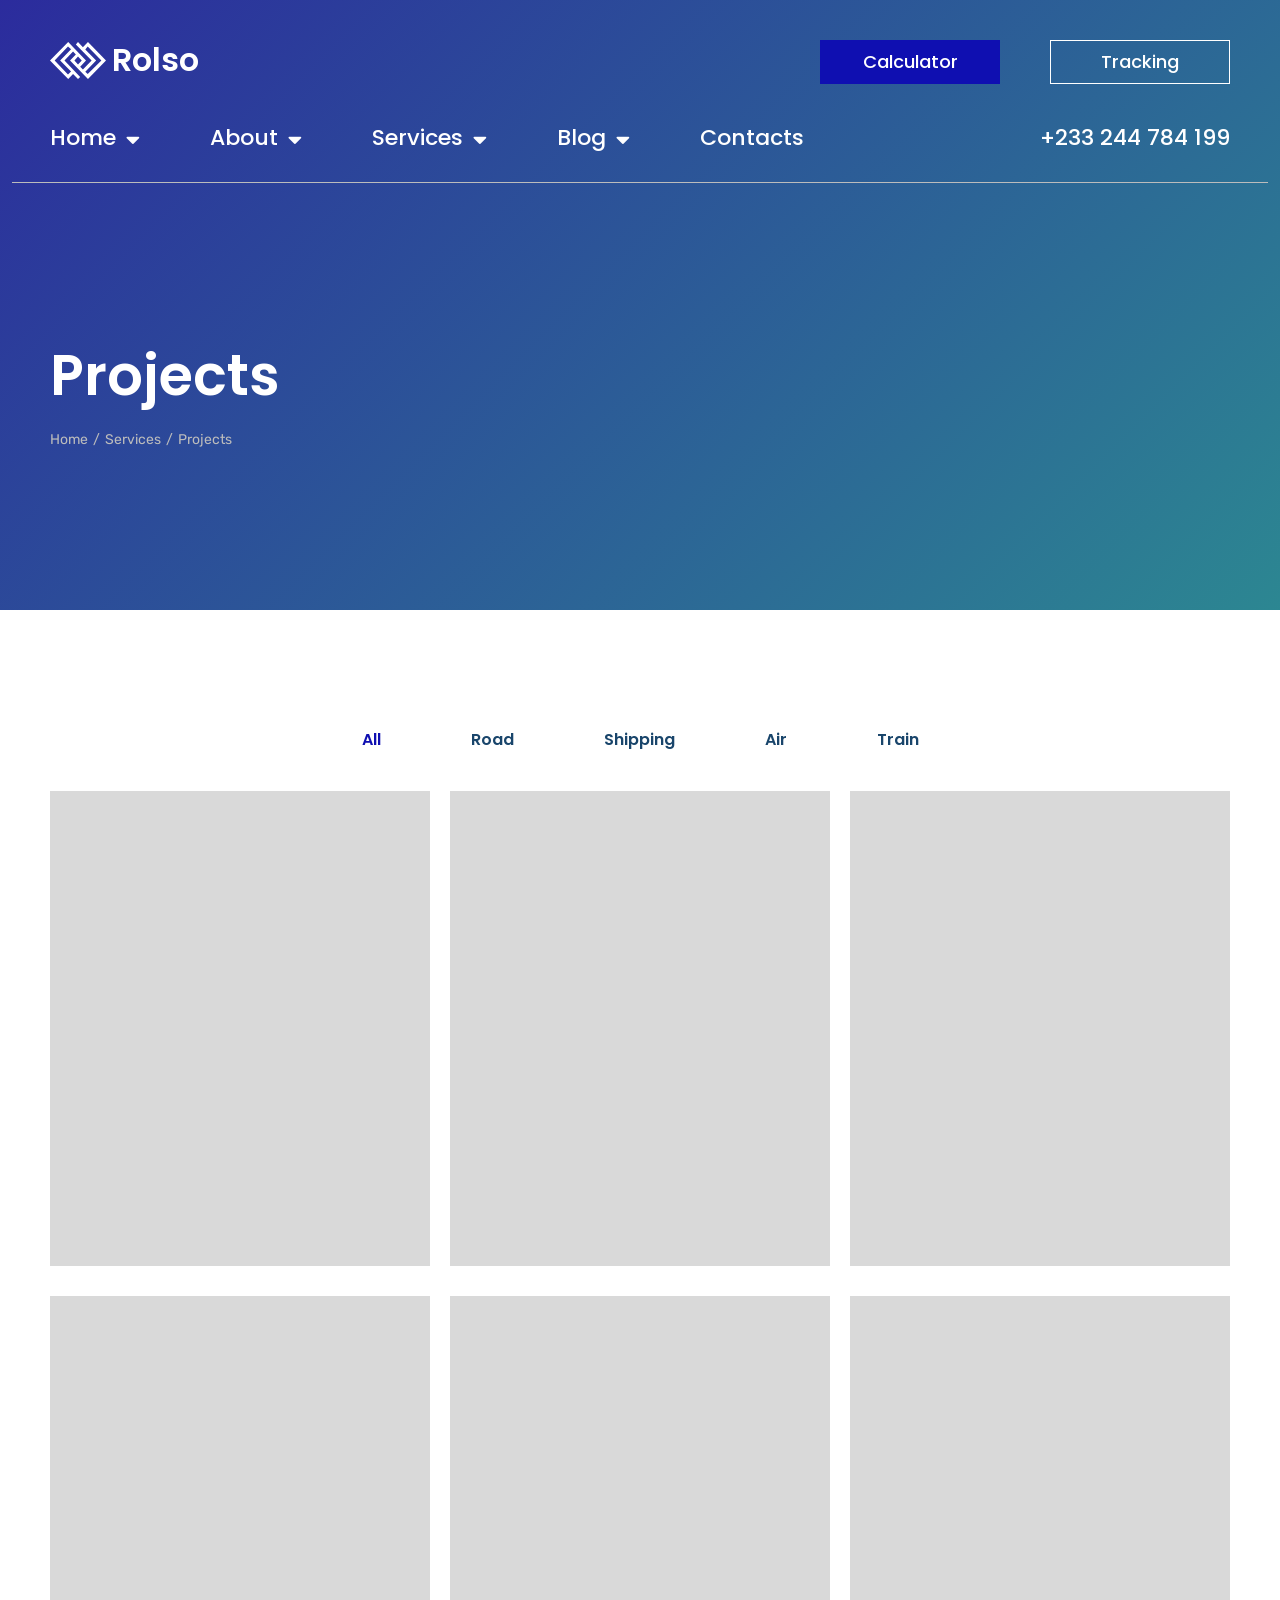
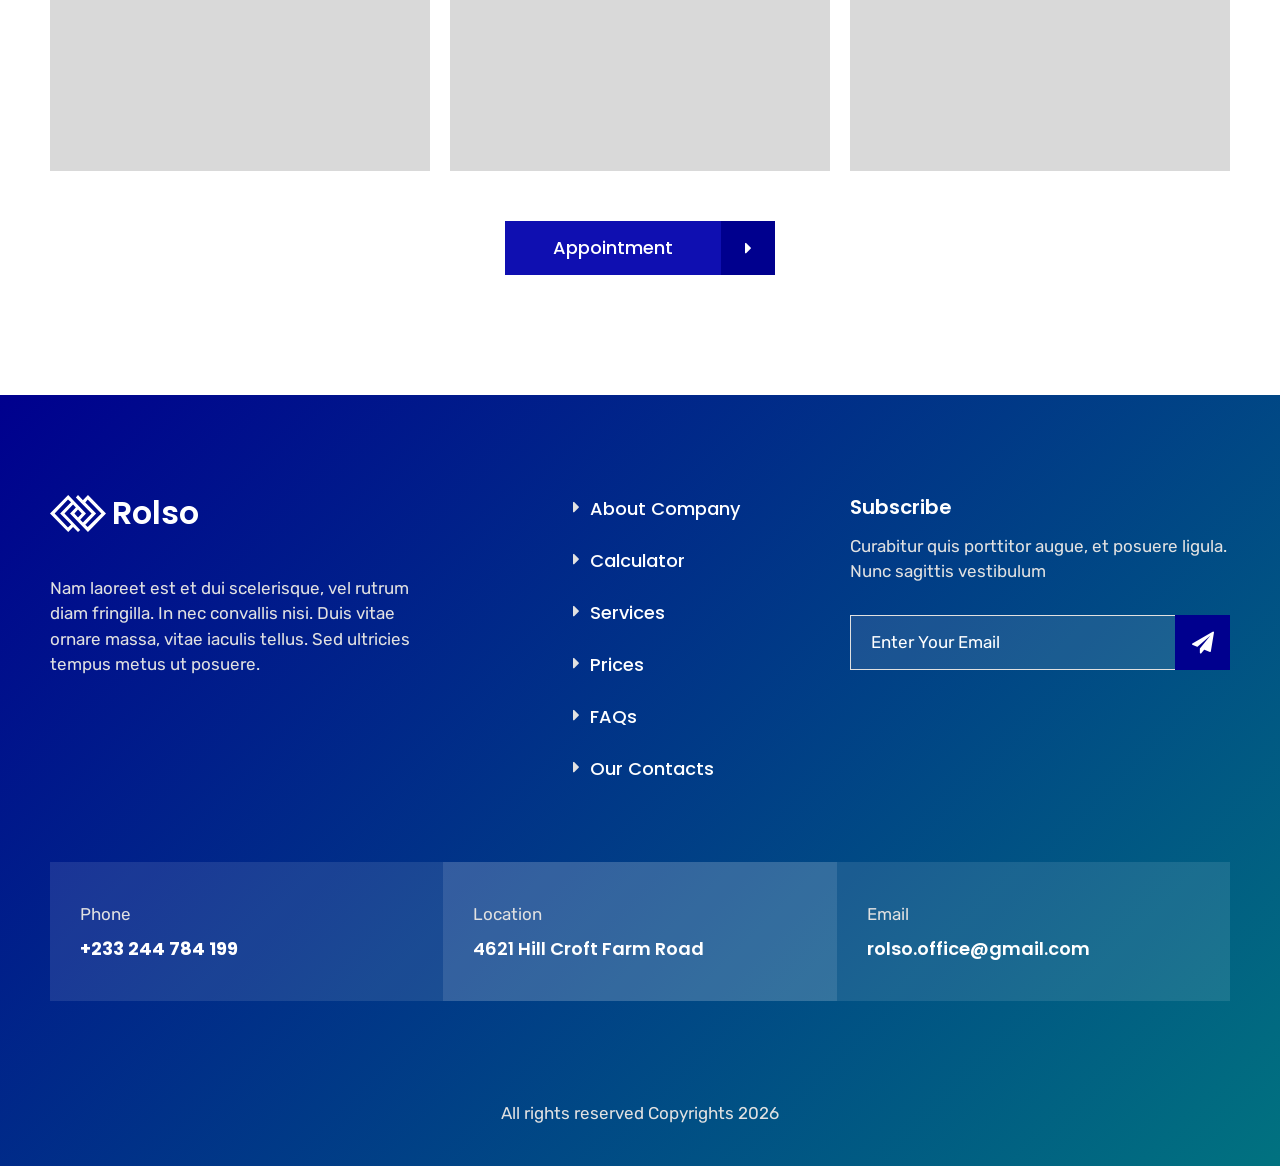
<file: projects.html>
<!DOCTYPE html>
<html lang="en">

<head>
    <meta charset="UTF-8" />
    <meta name="viewport" content="width=device-width, initial-scale=1.0, minimum-scale=1.0" />
    <meta http-equiv="X-UA-Compatible" content="ie=edge" />
    <title>Projects | Rolso</title>
    <link rel="stylesheet preload" as="style" href="css/preload.min.css" />
    <link rel="stylesheet preload" as="style" href="css/icomoon.css" />
    <link rel="stylesheet preload" as="style" href="css/libs.min.css" />

    <link rel="stylesheet" href="css/projects.min.css" />
</head>

<body>
    <header class="header" data-page="projects">
        <div class="header_panel">
            <div class="container d-flex justify-content-center justify-content-md-between align-items-center">
                <span class="header_panel-logo">
                    <a class="logo d-inline-flex align-items-center" href="index.html">
                        <span class="logo_media">
                            <svg width="56px" height="37px" viewBox="0 0 56 37" version="1.1"
                                xmlns="http://www.w3.org/2000/svg">
                                <title>Combined Shape</title>
                                <g stroke="none" stroke-width="1" fill="none" fill-rule="evenodd">
                                    <g fill="currentColor" transform="translate(0.000000, -0.000000)">
                                        <g transform="translate(0.000000, 0.000000)">
                                            <path
                                                d="M37.9730366,0 L56,18.5 L37.9730366,37 L20.0419919,18.5 L25.8616371,12.5121359 L23.0545408,9.458807 L14.4823984,18.5 L30.1911192,35 L28,37 L23.0545408,32 L18.195333,37 L0,18.5 L18.195333,0 L36.0014273,18.5 L30.1911192,24.6483396 L32.9085797,27.4399418 L41.6203395,18.5 L25.8616371,2.43040321 L28,0 L32.9085797,5.20234095 L37.9730366,0 Z M17.9818927,4.43392989 L4.64144645,18.5147247 L17.9818927,32.5955195 L21.0810871,29.6079919 L10.1321127,18.5 L21.0810871,7.28442361 L17.9818927,4.43392989 Z M37.7101843,4.43392989 L35.2883953,7.44356982 L46.1323481,18.5 L35.2883953,29.7451953 L37.7101843,32 L51.3914285,18.5147247 L37.7101843,4.43392989 Z M28,14.5941371 L24.4227574,18.5 L28,22.3996382 L31.7636086,18.5147247 L28,14.5941371 Z">
                                            </path>
                                        </g>
                                    </g>
                                </g>
                            </svg>
                        </span>
                        <span class="logo_text">Rolso</span>
                    </a>
                </span>
                <div class="header_panel-links">
                    <a class="header_panel-links_link btn btn--regular" href="calculator.html"> Calculator </a>
                    <a class="header_panel-links_link btn btn--regular bordered" href="#"> Tracking </a>
                </div>
            </div>
        </div>
        <nav class="header_nav">
            <div
                class="container d-flex flex-wrap flex-lg-nowrap align-items-center justify-content-between flex-lg-row-reverse">
                <a class="header_nav-tel h5" href="tel:+1234567890">+233 244 784 199</a>
                <a class="header_nav-trigger" href="#" id="headerTrigger" data-bs-toggle="collapse"
                    data-bs-target="#headerMenu" aria-controls="headerMenu">
                    <svg width="100%" height="100%" enable-background="new 0 0 32 32" viewBox="0 0 32 32"
                        xmlns="http://www.w3.org/2000/svg">
                        <path
                            d="m29.5625 5.3092h-27.125c-1.06854 0-1.9375.86896-1.9375 1.9375s.86896 1.9375 1.9375 1.9375h27.125c1.06812 0 1.9375-.86896 1.9375-1.9375s-.86938-1.9375-1.9375-1.9375z"
                            fill="currentColor" />
                        <path
                            d="m29.5625 14.0625h-27.125c-1.06854 0-1.9375.86896-1.9375 1.9375s.86896 1.9375 1.9375 1.9375h27.125c1.06812 0 1.9375-.86896 1.9375-1.9375s-.86938-1.9375-1.9375-1.9375z"
                            fill="currentColor" />
                        <path
                            d="m29.562 22.816h-27.125c-1.0685 0-1.9375 0.8689-1.9375 1.9375 0 1.0685 0.86896 1.9375 1.9375 1.9375h27.125c1.0681 0 1.9375-0.86896 1.9375-1.9375 0-1.0686-0.86938-1.9375-1.9375-1.9375z"
                            fill="currentColor" />
                    </svg>
                </a>
                <div class="header_nav-wrapper collapse" id="headerMenu">
                    <ul class="header_nav-menu d-flex flex-column flex-lg-row">
                        <li class="header_nav-menu_item dropdown">
                            <a class="nav-link nav-item dropdown-toggle d-inline-flex align-items-center"
                                href="index.html" data-bs-toggle="collapse" data-bs-target="#homeMenu"
                                data-trigger="dropdown" aria-expanded="false" aria-controls="homeMenu" data-page="home">
                                Home
                                <i class="icon-caret-down-solid icon"></i>
                            </a>
                            <div class="dropdown-menu collapse" id="homeMenu">
                                <ul class="dropdown-list">
                                    <li class="list-item" data-main="true">
                                        <a class="dropdown-item nav-item" data-page="home" href="index.html"
                                            data-main="true"> Home </a>
                                    </li>
                                    <li class="list-item">
                                        <a class="dropdown-item nav-item" data-page="home2" href="index2.html"> Home 2
                                        </a>
                                    </li>
                                    <li class="list-item">
                                        <a class="dropdown-item nav-item" data-page="home3" href="index3.html"> Home 3
                                        </a>
                                    </li>
                                </ul>
                            </div>
                        </li>
                        <li class="header_nav-menu_item dropdown">
                            <a class="nav-link nav-item dropdown-toggle d-inline-flex align-items-center"
                                href="about.html" data-bs-toggle="collapse" data-bs-target="#aboutMenu"
                                data-trigger="dropdown" aria-expanded="false" aria-controls="aboutMenu"
                                data-page="about">
                                About
                                <i class="icon-caret-down-solid icon"></i>
                            </a>
                            <div class="dropdown-menu collapse" id="aboutMenu">
                                <ul class="dropdown-list">
                                    <li class="list-item" data-main="true">
                                        <a class="dropdown-item nav-item" data-page="about" href="about.html"
                                            data-main="true">
                                            About
                                        </a>
                                    </li>
                                    <li class="list-item">
                                        <a class="dropdown-item nav-item" data-page="quote" href="quote.html"> Quote
                                        </a>
                                    </li>
                                    <li class="list-item">
                                        <a class="dropdown-item nav-item" data-page="warehouse" href="warehouse.html">
                                            Warehouse </a>
                                    </li>
                                    <li class="list-item">
                                        <a class="dropdown-item nav-item" data-page="faq" href="faq.html"> FAQs </a>
                                    </li>
                                    <li class="list-item">
                                        <a class="dropdown-item nav-item" data-page="prices" href="prices.html"> Prices
                                        </a>
                                    </li>
                                    <li class="list-item">
                                        <a class="dropdown-item nav-item" href="404.html"> 404 </a>
                                    </li>
                                </ul>
                            </div>
                        </li>
                        <li class="header_nav-menu_item dropdown">
                            <a class="nav-link nav-item dropdown-toggle d-inline-flex align-items-center"
                                href="services.html" data-bs-toggle="collapse" data-bs-target="#servicesMenu"
                                data-trigger="dropdown" aria-expanded="false" aria-controls="servicesMenu"
                                data-page="services">
                                Services
                                <i class="icon-caret-down-solid icon"></i>
                            </a>
                            <div class="dropdown-menu collapse" id="servicesMenu">
                                <ul class="dropdown-list">
                                    <li class="list-item" data-main="true">
                                        <a class="dropdown-item nav-item" data-page="services" href="services.html"
                                            data-main="true">
                                            Services
                                        </a>
                                    </li>
                                    <li class="list-item">
                                        <a class="dropdown-item nav-item" data-page="service" href="service.html">
                                            Single service </a>
                                    </li>
                                    <li class="list-item">
                                        <a class="dropdown-item nav-item" data-page="projects" href="projects.html">
                                            Projects </a>
                                    </li>
                                    <li class="list-item">
                                        <a class="dropdown-item nav-item" data-page="calculator" href="calculator.html">
                                            Calculator </a>
                                    </li>
                                </ul>
                            </div>
                        </li>
                        <li class="header_nav-menu_item dropdown">
                            <a class="nav-link nav-item dropdown-toggle d-inline-flex align-items-center"
                                href="blog.html" data-bs-toggle="collapse" data-bs-target="#blogMenu"
                                data-trigger="dropdown" aria-expanded="false" aria-controls="blogMenu" data-page="blog">
                                Blog
                                <i class="icon-caret-down-solid icon"></i>
                            </a>
                            <div class="dropdown-menu collapse" id="blogMenu">
                                <ul class="dropdown-list">
                                    <li class="list-item" data-main="true">
                                        <a class="dropdown-item nav-item" data-page="blog" href="blog.html"
                                            data-main="true"> Blog </a>
                                    </li>
                                    <li class="list-item">
                                        <a class="dropdown-item nav-item" data-page="post" href="post.html"> Single post
                                        </a>
                                    </li>
                                </ul>
                            </div>
                        </li>
                        <li class="header_nav-menu_item">
                            <a class="nav-item nav-link" href="contacts.html" data-page="contacts">Contacts</a>
                        </li>
                    </ul>
                </div>
            </div>
        </nav>
    </header>

    <header class="page">
        <div class="page_overlay"></div>

        <div class="container">
            <div class="page_card d-flex flex-column">
                <h1 class="page_card-title">Projects</h1>
                <ul class="page_card-breadcrumbs breadcrumbs">
                    <li class="page_card-breadcrumbs_item item">
                        <a class="link" href="index.html">Home</a>
                    </li>

                    <li class="page_card-breadcrumbs_item item">
                        <a class="link" href="services.html">Services</a>
                    </li>

                    <li class="page_card-breadcrumbs_item item">
                        <span class="current">Projects</span>
                    </li>
                </ul>
            </div>
        </div>
    </header>
    <!-- projects content start -->
    <main class="projects section">
        <div class="container">
            <ul class="projects_filters d-flex flex-wrap align-items-center justify-content-center">
                <li class="list-item h6">
                    <a class="projects_filters-filter current" data-target="all" href="#">All</a>
                </li>
                <li class="list-item h6">
                    <a class="projects_filters-filter" data-target="road" href="#">Road</a>
                </li>
                <li class="list-item h6">
                    <a class="projects_filters-filter" data-target="shipping" href="#">Shipping</a>
                </li>
                <li class="list-item h6">
                    <a class="projects_filters-filter" data-target="air" href="#">Air</a>
                </li>
                <li class="list-item h6">
                    <a class="projects_filters-filter" data-target="train" href="#">Train</a>
                </li>
            </ul>

            <div class="projects_gallery row g-0">
                <figure class="projects_gallery-item col-12 col-sm-6 col-lg-4" data-groups='["train", "air"]'>
                    <a class="aspect aspect--1x1" href="img/placeholder.jpg" data-caption="Image caption"
                        data-role="gallery-link">
                        <div class="aspect__inner">
                            <picture>
                                <source data-srcset="img/placeholder.jpg" srcset="img/placeholder.jpg" />
                                <img class="lazy" data-src="img/placeholder.jpg" src="img/placeholder.jpg"
                                    alt="media" />
                            </picture>
                        </div>
                        <div class="overlay">
                            <div class="overlay_title h5">Rolso transportation company</div>
                            <div class="overlay_text">Nullam dui augue, bibendum in maximus vel, blandit</div>
                        </div>
                    </a>
                </figure>

                <figure class="projects_gallery-item col-12 col-sm-6 col-lg-4" data-groups='["road", "air"]'>
                    <a class="aspect aspect--1x1" href="img/placeholder.jpg" data-caption="Image caption"
                        data-role="gallery-link">
                        <div class="aspect__inner">
                            <picture>
                                <source data-srcset="img/placeholder.jpg" srcset="img/placeholder.jpg" />
                                <img class="lazy" data-src="img/placeholder.jpg" src="img/placeholder.jpg"
                                    alt="media" />
                            </picture>
                        </div>
                        <div class="overlay">
                            <div class="overlay_title h5">Rolso transportation company</div>
                            <div class="overlay_text">Nullam dui augue, bibendum in maximus vel, blandit</div>
                        </div>
                    </a>
                </figure>

                <figure class="projects_gallery-item col-12 col-sm-6 col-lg-4" data-groups='["road", "train"]'>
                    <a class="aspect aspect--1x1" href="img/placeholder.jpg" data-caption="Image caption"
                        data-role="gallery-link">
                        <div class="aspect__inner">
                            <picture>
                                <source data-srcset="img/placeholder.jpg" srcset="img/placeholder.jpg" />
                                <img class="lazy" data-src="img/placeholder.jpg" src="img/placeholder.jpg"
                                    alt="media" />
                            </picture>
                        </div>
                        <div class="overlay">
                            <div class="overlay_title h5">Rolso transportation company</div>
                            <div class="overlay_text">Nullam dui augue, bibendum in maximus vel, blandit</div>
                        </div>
                    </a>
                </figure>

                <figure class="projects_gallery-item col-12 col-sm-6 col-lg-4"
                    data-groups='["road", "train", "shipping"]'>
                    <a class="aspect aspect--1x1" href="img/placeholder.jpg" data-caption="Image caption"
                        data-role="gallery-link">
                        <div class="aspect__inner">
                            <picture>
                                <source data-srcset="img/placeholder.jpg" srcset="img/placeholder.jpg" />
                                <img class="lazy" data-src="img/placeholder.jpg" src="img/placeholder.jpg"
                                    alt="media" />
                            </picture>
                        </div>
                        <div class="overlay">
                            <div class="overlay_title h5">Rolso transportation company</div>
                            <div class="overlay_text">Nullam dui augue, bibendum in maximus vel, blandit</div>
                        </div>
                    </a>
                </figure>

                <figure class="projects_gallery-item col-12 col-sm-6 col-lg-4" data-groups='["air", "shipping"]'>
                    <a class="aspect aspect--1x1" href="img/placeholder.jpg" data-caption="Image caption"
                        data-role="gallery-link">
                        <div class="aspect__inner">
                            <picture>
                                <source data-srcset="img/placeholder.jpg" srcset="img/placeholder.jpg" />
                                <img class="lazy" data-src="img/placeholder.jpg" src="img/placeholder.jpg"
                                    alt="media" />
                            </picture>
                        </div>
                        <div class="overlay">
                            <div class="overlay_title h5">Rolso transportation company</div>
                            <div class="overlay_text">Nullam dui augue, bibendum in maximus vel, blandit</div>
                        </div>
                    </a>
                </figure>

                <figure class="projects_gallery-item col-12 col-sm-6 col-lg-4" data-groups='["air", "shipping"]'>
                    <a class="aspect aspect--1x1" href="img/placeholder.jpg" data-caption="Image caption"
                        data-role="gallery-link">
                        <div class="aspect__inner">
                            <picture>
                                <source data-srcset="img/placeholder.jpg" srcset="img/placeholder.jpg" />
                                <img class="lazy" data-src="img/placeholder.jpg" src="img/placeholder.jpg"
                                    alt="media" />
                            </picture>
                        </div>
                        <div class="overlay">
                            <div class="overlay_title h5">Rolso transportation company</div>
                            <div class="overlay_text">Nullam dui augue, bibendum in maximus vel, blandit</div>
                        </div>
                    </a>
                </figure>
            </div>
            <a class="projects_btn btn btn--split" href="index.html">
                <span class="main">Appointment</span>
                <span class="icon-caret_right icon"></span>
            </a>
        </div>
    </main>
    <!-- projects content end -->
    <footer class="footer">
        <div class="container">
            <div class="footer_main d-md-flex flex-wrap justify-content-between">
                <div class="footer_main-block footer_main-block--about">
                    <span class="brand">
                        <a class="logo d-inline-flex align-items-center" href="index.html">
                            <span class="logo_media">
                                <svg width="56px" height="37px" viewBox="0 0 56 37" version="1.1"
                                    xmlns="http://www.w3.org/2000/svg">
                                    <title>Combined Shape</title>
                                    <g stroke="none" stroke-width="1" fill="none" fill-rule="evenodd">
                                        <g fill="currentColor" transform="translate(0.000000, -0.000000)">
                                            <g transform="translate(0.000000, 0.000000)">
                                                <path
                                                    d="M37.9730366,0 L56,18.5 L37.9730366,37 L20.0419919,18.5 L25.8616371,12.5121359 L23.0545408,9.458807 L14.4823984,18.5 L30.1911192,35 L28,37 L23.0545408,32 L18.195333,37 L0,18.5 L18.195333,0 L36.0014273,18.5 L30.1911192,24.6483396 L32.9085797,27.4399418 L41.6203395,18.5 L25.8616371,2.43040321 L28,0 L32.9085797,5.20234095 L37.9730366,0 Z M17.9818927,4.43392989 L4.64144645,18.5147247 L17.9818927,32.5955195 L21.0810871,29.6079919 L10.1321127,18.5 L21.0810871,7.28442361 L17.9818927,4.43392989 Z M37.7101843,4.43392989 L35.2883953,7.44356982 L46.1323481,18.5 L35.2883953,29.7451953 L37.7101843,32 L51.3914285,18.5147247 L37.7101843,4.43392989 Z M28,14.5941371 L24.4227574,18.5 L28,22.3996382 L31.7636086,18.5147247 L28,14.5941371 Z">
                                                </path>
                                            </g>
                                        </g>
                                    </g>
                                </svg>
                            </span>
                            <span class="logo_text">Rolso</span>
                        </a>
                    </span>
                    <p class="text">
                        Nam laoreet est et dui scelerisque, vel rutrum diam fringilla. In nec convallis nisi. Duis vitae
                        ornare massa,
                        vitae iaculis tellus. Sed ultricies tempus metus ut posuere.
                    </p>
                </div>
                <div class="footer_main-block footer_main-block--nav">
                    <ul class="list d-flex flex-column">
                        <li class="list-item">
                            <i class="icon-caret_right icon"></i>
                            <a class="link" href="about.html">About Company</a>
                        </li>
                        <li class="list-item">
                            <i class="icon-caret_right icon"></i>
                            <a class="link" href="calculator.html">Calculator</a>
                        </li>
                        <li class="list-item">
                            <i class="icon-caret_right icon"></i>
                            <a class="link" href="services.html">Services</a>
                        </li>
                        <li class="list-item">
                            <i class="icon-caret_right icon"></i>
                            <a class="link" href="prices.html">Prices</a>
                        </li>
                        <li class="list-item">
                            <i class="icon-caret_right icon"></i>
                            <a class="link" href="faq.html">FAQs</a>
                        </li>
                        <li class="list-item">
                            <i class="icon-caret_right icon"></i>
                            <a class="link" href="contacts.html">Our Contacts</a>
                        </li>
                    </ul>
                </div>

                <div class="footer_main-block footer_main-block--subscribe">
                    <h5 class="title">Subscribe</h5>
                    <p class="text">Curabitur quis porttitor augue, et posuere ligula. Nunc sagittis vestibulum</p>
                    <form class="form d-flex justify-content-between" action="#" method="post" data-type="subscription">
                        <input class="field required flex-grow-1" type="text" data-type="email"
                            placeholder="Enter Your Email" />
                        <button class="btn" type="submit">
                            <i class="icon-paper-plane icon"></i>
                        </button>
                    </form>
                </div>
            </div>

            <ul class="footer_info d-md-flex flex-wrap">
                <li class="footer_info-block">
                    <div class="main">
                        <span class="main_label">Phone</span>
                        <a class="main_info link link--bold" href="tel:+1234567890">+233 244 784 199</a>
                    </div>
                </li>
                <li class="footer_info-block footer_info-block--highlight">
                    <div class="main">
                        <span class="main_label">Location</span>
                        <span class="main_info">4621 Hill Croft Farm Road</span>
                    </div>
                </li>
                <li class="footer_info-block">
                    <div class="main">
                        <span class="main_label">Email</span>
                        <a class="main_info link" href="mailto:example@domain.com">rolso.office@gmail.com</a>
                    </div>
                </li>
            </ul>

            <p class="footer_copyrights">All rights reserved Copyrights <span id="currentYear"></span></p>
        </div>
    </footer>
    <script src="js/common.min.js"></script>
    <script src="js/projects.min.js"></script>
</body>

</html>
</file>
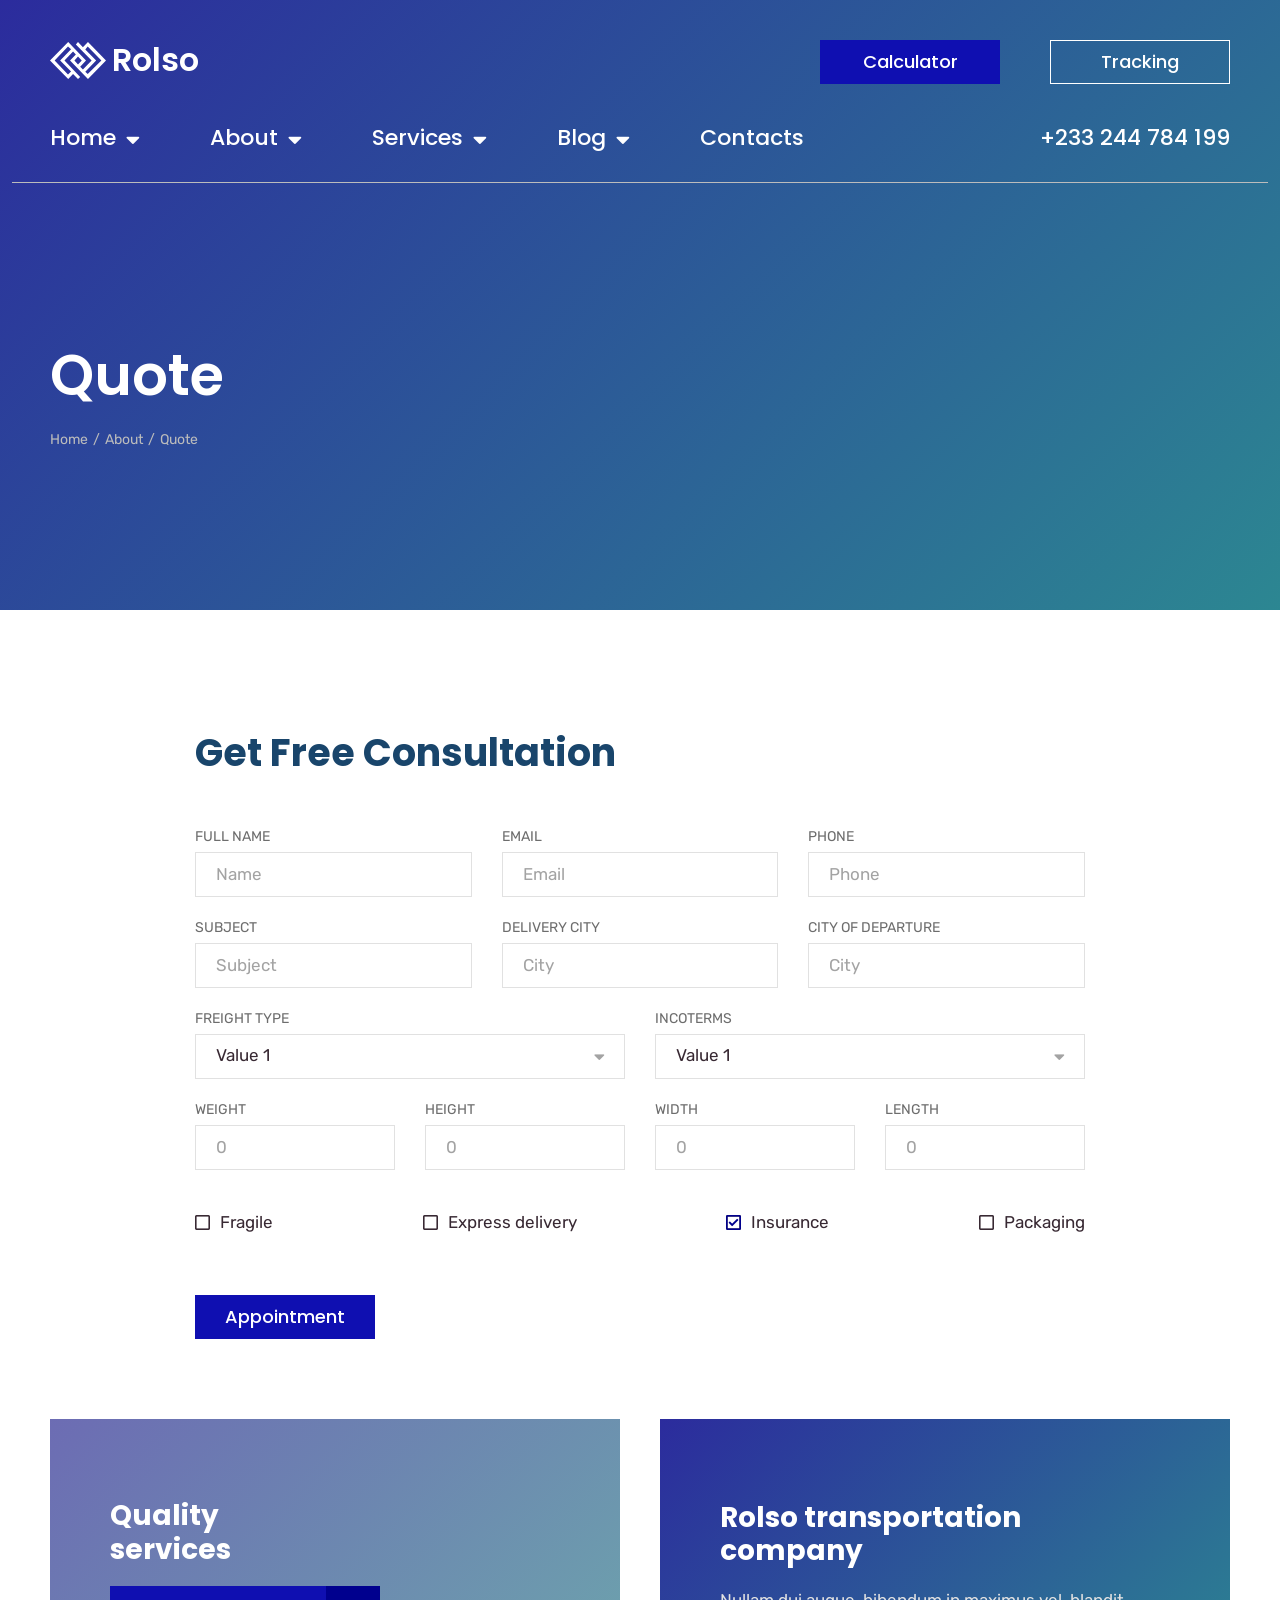
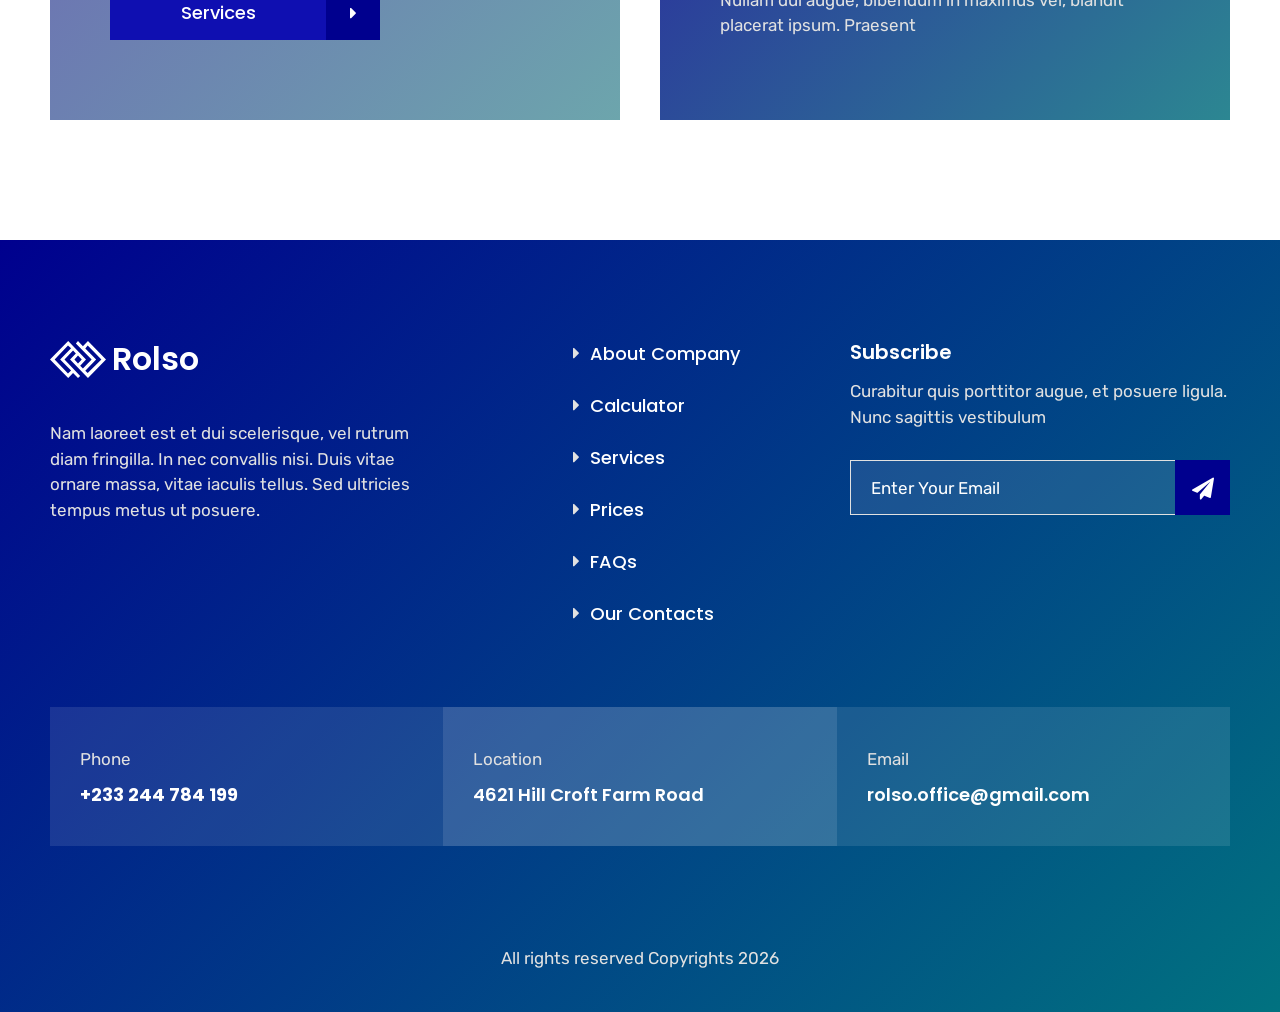
<file: quote.html>
<!DOCTYPE html>
<html lang="en">

<head>
    <meta charset="UTF-8" />
    <meta name="viewport" content="width=device-width, initial-scale=1.0, minimum-scale=1.0" />
    <meta http-equiv="X-UA-Compatible" content="ie=edge" />
    <title>Quote | Rolso</title>
    <link rel="stylesheet preload" as="style" href="css/preload.min.css" />
    <link rel="stylesheet preload" as="style" href="css/icomoon.css" />
    <link rel="stylesheet preload" as="style" href="css/libs.min.css" />

    <link rel="stylesheet" href="css/quote.min.css" />
</head>

<body>
    <header class="header" data-page="quote">
        <div class="header_panel">
            <div class="container d-flex justify-content-center justify-content-md-between align-items-center">
                <span class="header_panel-logo">
                    <a class="logo d-inline-flex align-items-center" href="index.html">
                        <span class="logo_media">
                            <svg width="56px" height="37px" viewBox="0 0 56 37" version="1.1"
                                xmlns="http://www.w3.org/2000/svg">
                                <title>Combined Shape</title>
                                <g stroke="none" stroke-width="1" fill="none" fill-rule="evenodd">
                                    <g fill="currentColor" transform="translate(0.000000, -0.000000)">
                                        <g transform="translate(0.000000, 0.000000)">
                                            <path
                                                d="M37.9730366,0 L56,18.5 L37.9730366,37 L20.0419919,18.5 L25.8616371,12.5121359 L23.0545408,9.458807 L14.4823984,18.5 L30.1911192,35 L28,37 L23.0545408,32 L18.195333,37 L0,18.5 L18.195333,0 L36.0014273,18.5 L30.1911192,24.6483396 L32.9085797,27.4399418 L41.6203395,18.5 L25.8616371,2.43040321 L28,0 L32.9085797,5.20234095 L37.9730366,0 Z M17.9818927,4.43392989 L4.64144645,18.5147247 L17.9818927,32.5955195 L21.0810871,29.6079919 L10.1321127,18.5 L21.0810871,7.28442361 L17.9818927,4.43392989 Z M37.7101843,4.43392989 L35.2883953,7.44356982 L46.1323481,18.5 L35.2883953,29.7451953 L37.7101843,32 L51.3914285,18.5147247 L37.7101843,4.43392989 Z M28,14.5941371 L24.4227574,18.5 L28,22.3996382 L31.7636086,18.5147247 L28,14.5941371 Z">
                                            </path>
                                        </g>
                                    </g>
                                </g>
                            </svg>
                        </span>
                        <span class="logo_text">Rolso</span>
                    </a>
                </span>
                <div class="header_panel-links">
                    <a class="header_panel-links_link btn btn--regular" href="calculator.html"> Calculator </a>
                    <a class="header_panel-links_link btn btn--regular bordered" href="#"> Tracking </a>
                </div>
            </div>
        </div>
        <nav class="header_nav">
            <div
                class="container d-flex flex-wrap flex-lg-nowrap align-items-center justify-content-between flex-lg-row-reverse">
                <a class="header_nav-tel h5" href="tel:+1234567890">+233 244 784 199</a>
                <a class="header_nav-trigger" href="#" id="headerTrigger" data-bs-toggle="collapse"
                    data-bs-target="#headerMenu" aria-controls="headerMenu">
                    <svg width="100%" height="100%" enable-background="new 0 0 32 32" viewBox="0 0 32 32"
                        xmlns="http://www.w3.org/2000/svg">
                        <path
                            d="m29.5625 5.3092h-27.125c-1.06854 0-1.9375.86896-1.9375 1.9375s.86896 1.9375 1.9375 1.9375h27.125c1.06812 0 1.9375-.86896 1.9375-1.9375s-.86938-1.9375-1.9375-1.9375z"
                            fill="currentColor" />
                        <path
                            d="m29.5625 14.0625h-27.125c-1.06854 0-1.9375.86896-1.9375 1.9375s.86896 1.9375 1.9375 1.9375h27.125c1.06812 0 1.9375-.86896 1.9375-1.9375s-.86938-1.9375-1.9375-1.9375z"
                            fill="currentColor" />
                        <path
                            d="m29.562 22.816h-27.125c-1.0685 0-1.9375 0.8689-1.9375 1.9375 0 1.0685 0.86896 1.9375 1.9375 1.9375h27.125c1.0681 0 1.9375-0.86896 1.9375-1.9375 0-1.0686-0.86938-1.9375-1.9375-1.9375z"
                            fill="currentColor" />
                    </svg>
                </a>
                <div class="header_nav-wrapper collapse" id="headerMenu">
                    <ul class="header_nav-menu d-flex flex-column flex-lg-row">
                        <li class="header_nav-menu_item dropdown">
                            <a class="nav-link nav-item dropdown-toggle d-inline-flex align-items-center"
                                href="index.html" data-bs-toggle="collapse" data-bs-target="#homeMenu"
                                data-trigger="dropdown" aria-expanded="false" aria-controls="homeMenu" data-page="home">
                                Home
                                <i class="icon-caret-down-solid icon"></i>
                            </a>
                            <div class="dropdown-menu collapse" id="homeMenu">
                                <ul class="dropdown-list">
                                    <li class="list-item" data-main="true">
                                        <a class="dropdown-item nav-item" data-page="home" href="index.html"
                                            data-main="true"> Home </a>
                                    </li>
                                    <li class="list-item">
                                        <a class="dropdown-item nav-item" data-page="home2" href="index2.html"> Home 2
                                        </a>
                                    </li>
                                    <li class="list-item">
                                        <a class="dropdown-item nav-item" data-page="home3" href="index3.html"> Home 3
                                        </a>
                                    </li>
                                </ul>
                            </div>
                        </li>
                        <li class="header_nav-menu_item dropdown">
                            <a class="nav-link nav-item dropdown-toggle d-inline-flex align-items-center"
                                href="about.html" data-bs-toggle="collapse" data-bs-target="#aboutMenu"
                                data-trigger="dropdown" aria-expanded="false" aria-controls="aboutMenu"
                                data-page="about">
                                About
                                <i class="icon-caret-down-solid icon"></i>
                            </a>
                            <div class="dropdown-menu collapse" id="aboutMenu">
                                <ul class="dropdown-list">
                                    <li class="list-item" data-main="true">
                                        <a class="dropdown-item nav-item" data-page="about" href="about.html"
                                            data-main="true">
                                            About
                                        </a>
                                    </li>
                                    <li class="list-item">
                                        <a class="dropdown-item nav-item" data-page="quote" href="quote.html"> Quote
                                        </a>
                                    </li>
                                    <li class="list-item">
                                        <a class="dropdown-item nav-item" data-page="warehouse" href="warehouse.html">
                                            Warehouse </a>
                                    </li>
                                    <li class="list-item">
                                        <a class="dropdown-item nav-item" data-page="faq" href="faq.html"> FAQs </a>
                                    </li>
                                    <li class="list-item">
                                        <a class="dropdown-item nav-item" data-page="prices" href="prices.html"> Prices
                                        </a>
                                    </li>
                                    <li class="list-item">
                                        <a class="dropdown-item nav-item" href="404.html"> 404 </a>
                                    </li>
                                </ul>
                            </div>
                        </li>
                        <li class="header_nav-menu_item dropdown">
                            <a class="nav-link nav-item dropdown-toggle d-inline-flex align-items-center"
                                href="services.html" data-bs-toggle="collapse" data-bs-target="#servicesMenu"
                                data-trigger="dropdown" aria-expanded="false" aria-controls="servicesMenu"
                                data-page="services">
                                Services
                                <i class="icon-caret-down-solid icon"></i>
                            </a>
                            <div class="dropdown-menu collapse" id="servicesMenu">
                                <ul class="dropdown-list">
                                    <li class="list-item" data-main="true">
                                        <a class="dropdown-item nav-item" data-page="services" href="services.html"
                                            data-main="true">
                                            Services
                                        </a>
                                    </li>
                                    <li class="list-item">
                                        <a class="dropdown-item nav-item" data-page="service" href="service.html">
                                            Single service </a>
                                    </li>
                                    <li class="list-item">
                                        <a class="dropdown-item nav-item" data-page="projects" href="projects.html">
                                            Projects </a>
                                    </li>
                                    <li class="list-item">
                                        <a class="dropdown-item nav-item" data-page="calculator" href="calculator.html">
                                            Calculator </a>
                                    </li>
                                </ul>
                            </div>
                        </li>
                        <li class="header_nav-menu_item dropdown">
                            <a class="nav-link nav-item dropdown-toggle d-inline-flex align-items-center"
                                href="blog.html" data-bs-toggle="collapse" data-bs-target="#blogMenu"
                                data-trigger="dropdown" aria-expanded="false" aria-controls="blogMenu" data-page="blog">
                                Blog
                                <i class="icon-caret-down-solid icon"></i>
                            </a>
                            <div class="dropdown-menu collapse" id="blogMenu">
                                <ul class="dropdown-list">
                                    <li class="list-item" data-main="true">
                                        <a class="dropdown-item nav-item" data-page="blog" href="blog.html"
                                            data-main="true"> Blog </a>
                                    </li>
                                    <li class="list-item">
                                        <a class="dropdown-item nav-item" data-page="post" href="post.html"> Single post
                                        </a>
                                    </li>
                                </ul>
                            </div>
                        </li>
                        <li class="header_nav-menu_item">
                            <a class="nav-item nav-link" href="contacts.html" data-page="contacts">Contacts</a>
                        </li>
                    </ul>
                </div>
            </div>
        </nav>
    </header>

    <header class="page">
        <div class="page_overlay"></div>

        <div class="container">
            <div class="page_card d-flex flex-column">
                <h1 class="page_card-title">Quote</h1>
                <ul class="page_card-breadcrumbs breadcrumbs">
                    <li class="page_card-breadcrumbs_item item">
                        <a class="link" href="index.html">Home</a>
                    </li>

                    <li class="page_card-breadcrumbs_item item">
                        <a class="link" href="about.html">About</a>
                    </li>

                    <li class="page_card-breadcrumbs_item item">
                        <span class="current">Quote</span>
                    </li>
                </ul>
            </div>
        </div>
    </header>
    <!-- quote content start -->
    <main class="quote section">
        <div class="container">
            <!-- quote form section start -->
            <h3 class="quote_header">Get Free Consultation</h3>
            <form class="quote_form form" action="#" method="post" data-type="order">
                <div class="quote_form-row">
                    <div class="column">
                        <label class="label" for="quoteName">Full Name</label>
                        <input class="field required" id="quoteName" type="text" placeholder="Name" />
                    </div>
                    <div class="column">
                        <label class="label" for="quoteEmail">Email</label>
                        <input class="field required" id="quoteEmail" type="text" placeholder="Email"
                            data-type="email" />
                    </div>
                    <div class="column">
                        <label class="label" for="quoteTel">Phone</label>
                        <input class="field required" id="quoteTel" type="text" placeholder="Phone" />
                    </div>
                    <div class="column">
                        <label class="label" for="quoteSubject">Subject</label>
                        <input class="field required" id="quoteSubject" type="text" placeholder="Subject" />
                    </div>
                    <div class="column">
                        <label class="label" for="quoteDelivery">Delivery City</label>
                        <input class="field required" id="quoteDelivery" type="text" placeholder="City" />
                    </div>
                    <div class="column">
                        <label class="label" for="quoteDeparture">City of Departure</label>
                        <input class="field required" id="quoteDeparture" type="text" placeholder="City" />
                    </div>
                </div>
                <div class="quote_form-row">
                    <div class="column">
                        <label class="label" for="quoteFreight">Freight Type</label>
                        <select id="quoteFreight">
                            <option value="truckload01">Value 1</option>
                            <option value="truckload02">Value 2</option>
                            <option value="truckload03">Value 3</option>
                            <option value="truckload04">Value 4</option>
                            <option value="truckload05">Value 5</option>
                        </select>
                    </div>
                    <div class="column">
                        <label class="label" for="quoteIncoterms">Incoterms</label>
                        <select id="quoteIncoterms">
                            <option value="truckload01">Value 1</option>
                            <option value="truckload02">Value 2</option>
                            <option value="truckload03">Value 3</option>
                            <option value="truckload04">Value 4</option>
                            <option value="truckload05">Value 5</option>
                        </select>
                    </div>
                </div>
                <div class="quote_form-row">
                    <div class="column">
                        <label class="label" for="quoteWeight">Weight</label>
                        <input class="field" id="quoteWeight" type="number" placeholder="0" />
                    </div>
                    <div class="column">
                        <label class="label" for="quoteHeight">Height</label>
                        <input class="field" id="quoteHeight" type="number" placeholder="0" />
                    </div>
                    <div class="column">
                        <label class="label" for="quoteWidth">Width</label>
                        <input class="field" id="quoteWidth" type="number" placeholder="0" />
                    </div>
                    <div class="column">
                        <label class="label" for="quoteLength">Length</label>
                        <input class="field" id="quoteLength" type="number" placeholder="0" />
                    </div>
                </div>
                <div class="quote_form-row">
                    <div class="column">
                        <input type="checkbox" id="isFragile" />
                        <label for="isFragile">
                            <i class="icon-square-regular icon"></i>
                            <i class="icon-check-square-regular icon"></i>
                            Fragile
                        </label>
                    </div>
                    <div class="column">
                        <input type="checkbox" id="isExpress" />
                        <label for="isExpress">
                            <i class="icon-square-regular icon"></i>
                            <i class="icon-check-square-regular icon"></i>
                            Express delivery
                        </label>
                    </div>
                    <div class="column">
                        <input type="checkbox" id="isInsurance" checked />
                        <label for="isInsurance">
                            <i class="icon-square-regular icon"></i>
                            <i class="icon-check-square-regular icon"></i>
                            Insurance
                        </label>
                    </div>
                    <div class="column">
                        <input type="checkbox" id="isPackaging" />
                        <label for="isPackaging">
                            <i class="icon-square-regular icon"></i>
                            <i class="icon-check-square-regular icon"></i>
                            Packaging
                        </label>
                    </div>
                </div>
                <button class="quote_form-btn btn btn--regular">Appointment</button>
            </form>
            <!-- quote form section end -->
            <!-- banners section start -->
            <div class="quote_banners d-grid">
                <div class="quote_banners-banner" data-aos="fade-up">
                    <div class="bg">
                        <picture>
                            <source data-srcset="img/placeholder.jpg" srcset="img/placeholder.jpg" />
                            <img class="lazy" data-src="img/placeholder.jpg" src="img/placeholder.jpg" alt="media" />
                        </picture>
                        <span class="bg_overlay"></span>
                    </div>
                    <div class="content">
                        <h4 class="quote_banners-banner_title">Quality services</h4>
                        <a class="quote_banners-banner_btn btn btn--split" href="services.html">
                            <span class="main">Services</span>
                            <span class="icon-caret_right icon"></span>
                        </a>
                    </div>
                </div>
                <div class="quote_banners-banner" data-aos="fade-up" data-aos-delay="50">
                    <div class="bg">
                        <picture>
                            <source data-srcset="img/placeholder.jpg" srcset="img/placeholder.jpg" />
                            <img class="lazy" data-src="img/placeholder.jpg" src="img/placeholder.jpg" alt="media" />
                        </picture>
                        <span class="bg_overlay bg_overlay--blue"></span>
                    </div>
                    <div class="content">
                        <h4 class="quote_banners-banner_title">Rolso transportation company</h4>
                        <p class="quote_banners-banner_text">
                            Nullam dui augue, bibendum in maximus vel, blandit placerat ipsum. Praesent
                        </p>
                    </div>
                </div>
            </div>
            <!-- banners section end -->
        </div>
    </main>
    <!-- quote content end -->
    <footer class="footer">
        <div class="container">
            <div class="footer_main d-md-flex flex-wrap justify-content-between">
                <div class="footer_main-block footer_main-block--about">
                    <span class="brand">
                        <a class="logo d-inline-flex align-items-center" href="index.html">
                            <span class="logo_media">
                                <svg width="56px" height="37px" viewBox="0 0 56 37" version="1.1"
                                    xmlns="http://www.w3.org/2000/svg">
                                    <title>Combined Shape</title>
                                    <g stroke="none" stroke-width="1" fill="none" fill-rule="evenodd">
                                        <g fill="currentColor" transform="translate(0.000000, -0.000000)">
                                            <g transform="translate(0.000000, 0.000000)">
                                                <path
                                                    d="M37.9730366,0 L56,18.5 L37.9730366,37 L20.0419919,18.5 L25.8616371,12.5121359 L23.0545408,9.458807 L14.4823984,18.5 L30.1911192,35 L28,37 L23.0545408,32 L18.195333,37 L0,18.5 L18.195333,0 L36.0014273,18.5 L30.1911192,24.6483396 L32.9085797,27.4399418 L41.6203395,18.5 L25.8616371,2.43040321 L28,0 L32.9085797,5.20234095 L37.9730366,0 Z M17.9818927,4.43392989 L4.64144645,18.5147247 L17.9818927,32.5955195 L21.0810871,29.6079919 L10.1321127,18.5 L21.0810871,7.28442361 L17.9818927,4.43392989 Z M37.7101843,4.43392989 L35.2883953,7.44356982 L46.1323481,18.5 L35.2883953,29.7451953 L37.7101843,32 L51.3914285,18.5147247 L37.7101843,4.43392989 Z M28,14.5941371 L24.4227574,18.5 L28,22.3996382 L31.7636086,18.5147247 L28,14.5941371 Z">
                                                </path>
                                            </g>
                                        </g>
                                    </g>
                                </svg>
                            </span>
                            <span class="logo_text">Rolso</span>
                        </a>
                    </span>
                    <p class="text">
                        Nam laoreet est et dui scelerisque, vel rutrum diam fringilla. In nec convallis nisi. Duis vitae
                        ornare massa,
                        vitae iaculis tellus. Sed ultricies tempus metus ut posuere.
                    </p>
                </div>
                <div class="footer_main-block footer_main-block--nav">
                    <ul class="list d-flex flex-column">
                        <li class="list-item">
                            <i class="icon-caret_right icon"></i>
                            <a class="link" href="about.html">About Company</a>
                        </li>
                        <li class="list-item">
                            <i class="icon-caret_right icon"></i>
                            <a class="link" href="calculator.html">Calculator</a>
                        </li>
                        <li class="list-item">
                            <i class="icon-caret_right icon"></i>
                            <a class="link" href="services.html">Services</a>
                        </li>
                        <li class="list-item">
                            <i class="icon-caret_right icon"></i>
                            <a class="link" href="prices.html">Prices</a>
                        </li>
                        <li class="list-item">
                            <i class="icon-caret_right icon"></i>
                            <a class="link" href="faq.html">FAQs</a>
                        </li>
                        <li class="list-item">
                            <i class="icon-caret_right icon"></i>
                            <a class="link" href="contacts.html">Our Contacts</a>
                        </li>
                    </ul>
                </div>

                <div class="footer_main-block footer_main-block--subscribe">
                    <h5 class="title">Subscribe</h5>
                    <p class="text">Curabitur quis porttitor augue, et posuere ligula. Nunc sagittis vestibulum</p>
                    <form class="form d-flex justify-content-between" action="#" method="post" data-type="subscription">
                        <input class="field required flex-grow-1" type="text" data-type="email"
                            placeholder="Enter Your Email" />
                        <button class="btn" type="submit">
                            <i class="icon-paper-plane icon"></i>
                        </button>
                    </form>
                </div>
            </div>

            <ul class="footer_info d-md-flex flex-wrap">
                <li class="footer_info-block">
                    <div class="main">
                        <span class="main_label">Phone</span>
                        <a class="main_info link link--bold" href="tel:+1234567890">+233 244 784 199</a>
                    </div>
                </li>
                <li class="footer_info-block footer_info-block--highlight">
                    <div class="main">
                        <span class="main_label">Location</span>
                        <span class="main_info">4621 Hill Croft Farm Road</span>
                    </div>
                </li>
                <li class="footer_info-block">
                    <div class="main">
                        <span class="main_label">Email</span>
                        <a class="main_info link" href="mailto:example@domain.com">rolso.office@gmail.com</a>
                    </div>
                </li>
            </ul>

            <p class="footer_copyrights">All rights reserved Copyrights <span id="currentYear"></span></p>
        </div>
    </footer>
    <script src="js/common.min.js"></script>
</body>

</html>
</file>
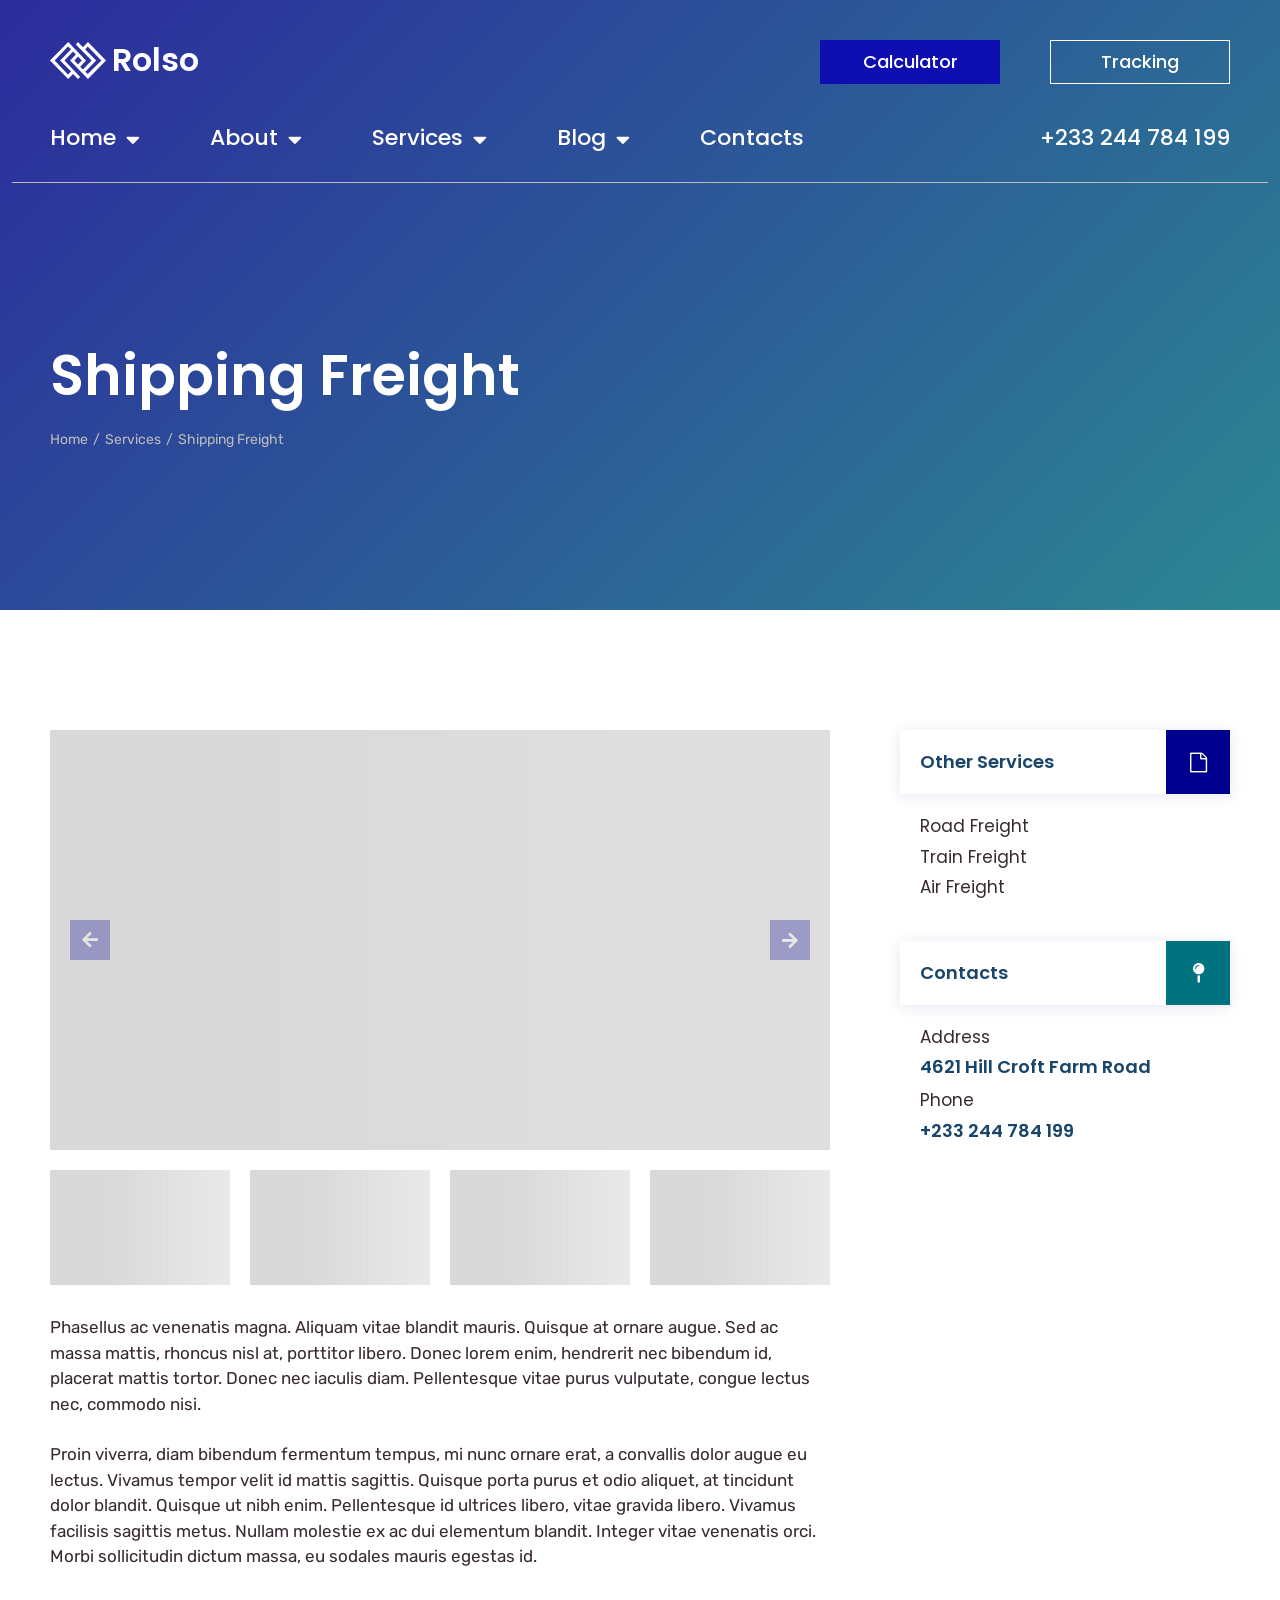
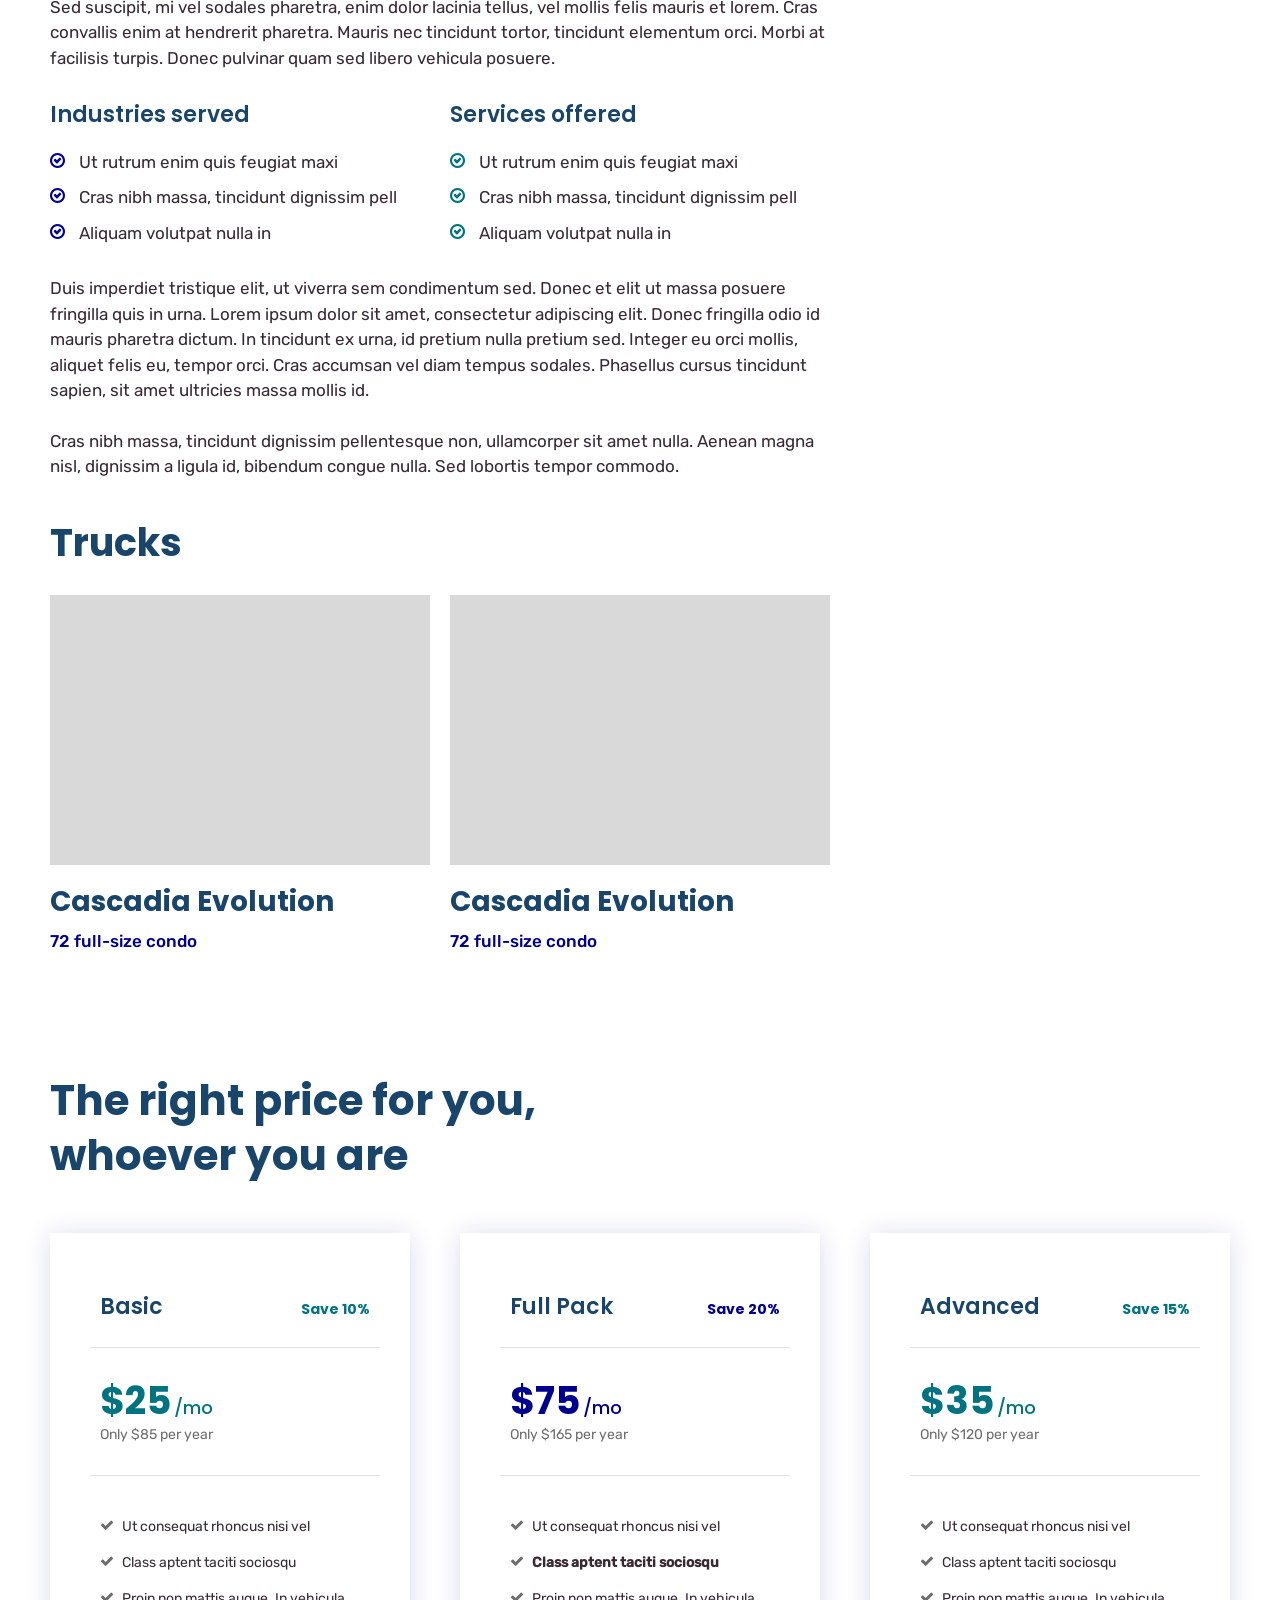
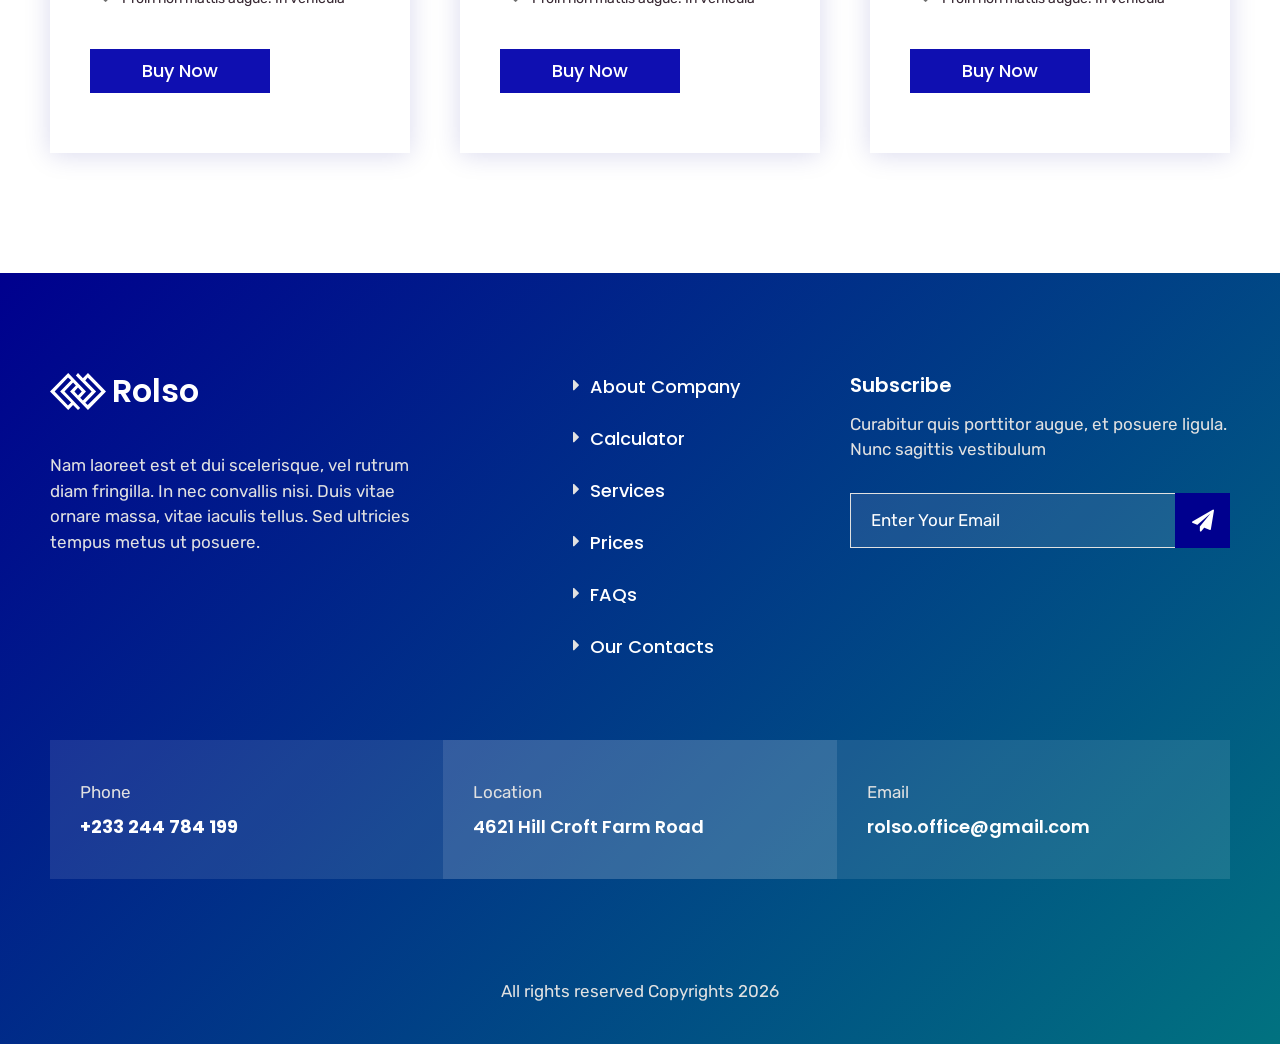
<file: service.html>
<!DOCTYPE html>
<html lang="en">

<head>
    <meta charset="UTF-8" />
    <meta name="viewport" content="width=device-width, initial-scale=1.0, minimum-scale=1.0" />
    <meta http-equiv="X-UA-Compatible" content="ie=edge" />
    <title>Shipping Freight | Rolso</title>
    <link rel="stylesheet preload" as="style" href="css/preload.min.css" />
    <link rel="stylesheet preload" as="style" href="css/icomoon.css" />
    <link rel="stylesheet preload" as="style" href="css/libs.min.css" />

    <link rel="stylesheet" href="css/service.min.css" />
</head>

<body>
    <header class="header" data-page="service">
        <div class="header_panel">
            <div class="container d-flex justify-content-center justify-content-md-between align-items-center">
                <span class="header_panel-logo">
                    <a class="logo d-inline-flex align-items-center" href="index.html">
                        <span class="logo_media">
                            <svg width="56px" height="37px" viewBox="0 0 56 37" version="1.1"
                                xmlns="http://www.w3.org/2000/svg">
                                <title>Combined Shape</title>
                                <g stroke="none" stroke-width="1" fill="none" fill-rule="evenodd">
                                    <g fill="currentColor" transform="translate(0.000000, -0.000000)">
                                        <g transform="translate(0.000000, 0.000000)">
                                            <path
                                                d="M37.9730366,0 L56,18.5 L37.9730366,37 L20.0419919,18.5 L25.8616371,12.5121359 L23.0545408,9.458807 L14.4823984,18.5 L30.1911192,35 L28,37 L23.0545408,32 L18.195333,37 L0,18.5 L18.195333,0 L36.0014273,18.5 L30.1911192,24.6483396 L32.9085797,27.4399418 L41.6203395,18.5 L25.8616371,2.43040321 L28,0 L32.9085797,5.20234095 L37.9730366,0 Z M17.9818927,4.43392989 L4.64144645,18.5147247 L17.9818927,32.5955195 L21.0810871,29.6079919 L10.1321127,18.5 L21.0810871,7.28442361 L17.9818927,4.43392989 Z M37.7101843,4.43392989 L35.2883953,7.44356982 L46.1323481,18.5 L35.2883953,29.7451953 L37.7101843,32 L51.3914285,18.5147247 L37.7101843,4.43392989 Z M28,14.5941371 L24.4227574,18.5 L28,22.3996382 L31.7636086,18.5147247 L28,14.5941371 Z">
                                            </path>
                                        </g>
                                    </g>
                                </g>
                            </svg>
                        </span>
                        <span class="logo_text">Rolso</span>
                    </a>
                </span>
                <div class="header_panel-links">
                    <a class="header_panel-links_link btn btn--regular" href="calculator.html"> Calculator </a>
                    <a class="header_panel-links_link btn btn--regular bordered" href="#"> Tracking </a>
                </div>
            </div>
        </div>
        <nav class="header_nav">
            <div
                class="container d-flex flex-wrap flex-lg-nowrap align-items-center justify-content-between flex-lg-row-reverse">
                <a class="header_nav-tel h5" href="tel:+1234567890">+233 244 784 199</a>
                <a class="header_nav-trigger" href="#" id="headerTrigger" data-bs-toggle="collapse"
                    data-bs-target="#headerMenu" aria-controls="headerMenu">
                    <svg width="100%" height="100%" enable-background="new 0 0 32 32" viewBox="0 0 32 32"
                        xmlns="http://www.w3.org/2000/svg">
                        <path
                            d="m29.5625 5.3092h-27.125c-1.06854 0-1.9375.86896-1.9375 1.9375s.86896 1.9375 1.9375 1.9375h27.125c1.06812 0 1.9375-.86896 1.9375-1.9375s-.86938-1.9375-1.9375-1.9375z"
                            fill="currentColor" />
                        <path
                            d="m29.5625 14.0625h-27.125c-1.06854 0-1.9375.86896-1.9375 1.9375s.86896 1.9375 1.9375 1.9375h27.125c1.06812 0 1.9375-.86896 1.9375-1.9375s-.86938-1.9375-1.9375-1.9375z"
                            fill="currentColor" />
                        <path
                            d="m29.562 22.816h-27.125c-1.0685 0-1.9375 0.8689-1.9375 1.9375 0 1.0685 0.86896 1.9375 1.9375 1.9375h27.125c1.0681 0 1.9375-0.86896 1.9375-1.9375 0-1.0686-0.86938-1.9375-1.9375-1.9375z"
                            fill="currentColor" />
                    </svg>
                </a>
                <div class="header_nav-wrapper collapse" id="headerMenu">
                    <ul class="header_nav-menu d-flex flex-column flex-lg-row">
                        <li class="header_nav-menu_item dropdown">
                            <a class="nav-link nav-item dropdown-toggle d-inline-flex align-items-center"
                                href="index.html" data-bs-toggle="collapse" data-bs-target="#homeMenu"
                                data-trigger="dropdown" aria-expanded="false" aria-controls="homeMenu" data-page="home">
                                Home
                                <i class="icon-caret-down-solid icon"></i>
                            </a>
                            <div class="dropdown-menu collapse" id="homeMenu">
                                <ul class="dropdown-list">
                                    <li class="list-item" data-main="true">
                                        <a class="dropdown-item nav-item" data-page="home" href="index.html"
                                            data-main="true"> Home </a>
                                    </li>
                                    <li class="list-item">
                                        <a class="dropdown-item nav-item" data-page="home2" href="index2.html"> Home 2
                                        </a>
                                    </li>
                                    <li class="list-item">
                                        <a class="dropdown-item nav-item" data-page="home3" href="index3.html"> Home 3
                                        </a>
                                    </li>
                                </ul>
                            </div>
                        </li>
                        <li class="header_nav-menu_item dropdown">
                            <a class="nav-link nav-item dropdown-toggle d-inline-flex align-items-center"
                                href="about.html" data-bs-toggle="collapse" data-bs-target="#aboutMenu"
                                data-trigger="dropdown" aria-expanded="false" aria-controls="aboutMenu"
                                data-page="about">
                                About
                                <i class="icon-caret-down-solid icon"></i>
                            </a>
                            <div class="dropdown-menu collapse" id="aboutMenu">
                                <ul class="dropdown-list">
                                    <li class="list-item" data-main="true">
                                        <a class="dropdown-item nav-item" data-page="about" href="about.html"
                                            data-main="true">
                                            About
                                        </a>
                                    </li>
                                    <li class="list-item">
                                        <a class="dropdown-item nav-item" data-page="quote" href="quote.html"> Quote
                                        </a>
                                    </li>
                                    <li class="list-item">
                                        <a class="dropdown-item nav-item" data-page="warehouse" href="warehouse.html">
                                            Warehouse </a>
                                    </li>
                                    <li class="list-item">
                                        <a class="dropdown-item nav-item" data-page="faq" href="faq.html"> FAQs </a>
                                    </li>
                                    <li class="list-item">
                                        <a class="dropdown-item nav-item" data-page="prices" href="prices.html"> Prices
                                        </a>
                                    </li>
                                    <li class="list-item">
                                        <a class="dropdown-item nav-item" href="404.html"> 404 </a>
                                    </li>
                                </ul>
                            </div>
                        </li>
                        <li class="header_nav-menu_item dropdown">
                            <a class="nav-link nav-item dropdown-toggle d-inline-flex align-items-center"
                                href="services.html" data-bs-toggle="collapse" data-bs-target="#servicesMenu"
                                data-trigger="dropdown" aria-expanded="false" aria-controls="servicesMenu"
                                data-page="services">
                                Services
                                <i class="icon-caret-down-solid icon"></i>
                            </a>
                            <div class="dropdown-menu collapse" id="servicesMenu">
                                <ul class="dropdown-list">
                                    <li class="list-item" data-main="true">
                                        <a class="dropdown-item nav-item" data-page="services" href="services.html"
                                            data-main="true">
                                            Services
                                        </a>
                                    </li>
                                    <li class="list-item">
                                        <a class="dropdown-item nav-item" data-page="service" href="service.html">
                                            Single service </a>
                                    </li>
                                    <li class="list-item">
                                        <a class="dropdown-item nav-item" data-page="projects" href="projects.html">
                                            Projects </a>
                                    </li>
                                    <li class="list-item">
                                        <a class="dropdown-item nav-item" data-page="calculator" href="calculator.html">
                                            Calculator </a>
                                    </li>
                                </ul>
                            </div>
                        </li>
                        <li class="header_nav-menu_item dropdown">
                            <a class="nav-link nav-item dropdown-toggle d-inline-flex align-items-center"
                                href="blog.html" data-bs-toggle="collapse" data-bs-target="#blogMenu"
                                data-trigger="dropdown" aria-expanded="false" aria-controls="blogMenu" data-page="blog">
                                Blog
                                <i class="icon-caret-down-solid icon"></i>
                            </a>
                            <div class="dropdown-menu collapse" id="blogMenu">
                                <ul class="dropdown-list">
                                    <li class="list-item" data-main="true">
                                        <a class="dropdown-item nav-item" data-page="blog" href="blog.html"
                                            data-main="true"> Blog </a>
                                    </li>
                                    <li class="list-item">
                                        <a class="dropdown-item nav-item" data-page="post" href="post.html"> Single post
                                        </a>
                                    </li>
                                </ul>
                            </div>
                        </li>
                        <li class="header_nav-menu_item">
                            <a class="nav-item nav-link" href="contacts.html" data-page="contacts">Contacts</a>
                        </li>
                    </ul>
                </div>
            </div>
        </nav>
    </header>

    <!-- service details content start -->
    <header class="page">
        <div class="page_overlay"></div>

        <div class="container">
            <div class="page_card d-flex flex-column">
                <h1 class="page_card-title">Shipping Freight</h1>
                <ul class="page_card-breadcrumbs breadcrumbs">
                    <li class="page_card-breadcrumbs_item item">
                        <a class="link" href="index.html">Home</a>
                    </li>

                    <li class="page_card-breadcrumbs_item item">
                        <a class="link" href="services.html">Services</a>
                    </li>

                    <li class="page_card-breadcrumbs_item item">
                        <span class="current">Shipping Freight</span>
                    </li>
                </ul>
            </div>
        </div>
    </header>
    <main>
        <!-- main content start -->
        <div class="content section">
            <div class="container d-lg-flex justify-content-between">
                <div class="content_about">
                    <div class="content_about-media">
                        <div class="content_about-media_main swiper">
                            <div class="swiper-wrapper">
                                <div class="swiper-slide">
                                    <picture>
                                        <source data-srcset="img/placeholder.jpg" srcset="img/placeholder.jpg" />
                                        <img class="lazy" data-src="img/placeholder.jpg" src="img/placeholder.jpg"
                                            alt="media" />
                                    </picture>
                                </div>
                                <div class="swiper-slide">
                                    <picture>
                                        <source data-srcset="img/placeholder.jpg" srcset="img/placeholder.jpg" />
                                        <img class="lazy" data-src="img/placeholder.jpg" src="img/placeholder.jpg"
                                            alt="media" />
                                    </picture>
                                </div>
                                <div class="swiper-slide">
                                    <picture>
                                        <source data-srcset="img/placeholder.jpg" srcset="img/placeholder.jpg" />
                                        <img class="lazy" data-src="img/placeholder.jpg" src="img/placeholder.jpg"
                                            alt="media" />
                                    </picture>
                                </div>
                                <div class="swiper-slide">
                                    <picture>
                                        <source data-srcset="img/placeholder.jpg" srcset="img/placeholder.jpg" />
                                        <img class="lazy" data-src="img/placeholder.jpg" src="img/placeholder.jpg"
                                            alt="media" />
                                    </picture>
                                </div>
                            </div>
                            <div class="swiper-controls">
                                <a class="swiper-button swiper-button-prev" href="#">
                                    <i class="icon-arrow-right-solid icon"></i>
                                </a>
                                <a class="swiper-button swiper-button-next" href="#">
                                    <i class="icon-arrow-right-solid icon"></i>
                                </a>
                            </div>
                        </div>
                        <div class="content_about-media_thumbs swiper">
                            <div class="swiper-wrapper">
                                <div class="swiper-slide">
                                    <picture>
                                        <source data-srcset="img/placeholder.jpg" srcset="img/placeholder.jpg" />
                                        <img class="lazy" data-src="img/placeholder.jpg" src="img/placeholder.jpg"
                                            alt="media" />
                                    </picture>
                                </div>
                                <div class="swiper-slide">
                                    <picture>
                                        <source data-srcset="img/placeholder.jpg" srcset="img/placeholder.jpg" />
                                        <img class="lazy" data-src="img/placeholder.jpg" src="img/placeholder.jpg"
                                            alt="media" />
                                    </picture>
                                </div>
                                <div class="swiper-slide">
                                    <picture>
                                        <source data-srcset="img/placeholder.jpg" srcset="img/placeholder.jpg" />
                                        <img class="lazy" data-src="img/placeholder.jpg" src="img/placeholder.jpg"
                                            alt="media" />
                                    </picture>
                                </div>
                                <div class="swiper-slide">
                                    <picture>
                                        <source data-srcset="img/placeholder.jpg" srcset="img/placeholder.jpg" />
                                        <img class="lazy" data-src="img/placeholder.jpg" src="img/placeholder.jpg"
                                            alt="media" />
                                    </picture>
                                </div>
                            </div>
                        </div>
                    </div>
                    <div class="content_about-main">
                        <p class="content_about-main_text">
                            Phasellus ac venenatis magna. Aliquam vitae blandit mauris. Quisque at ornare augue. Sed ac
                            massa mattis,
                            rhoncus nisl at, porttitor libero. Donec lorem enim, hendrerit nec bibendum id, placerat
                            mattis tortor.
                            Donec nec iaculis diam. Pellentesque vitae purus vulputate, congue lectus nec, commodo nisi.
                        </p>
                        <p class="content_about-main_text">
                            Proin viverra, diam bibendum fermentum tempus, mi nunc ornare erat, a convallis dolor augue
                            eu lectus.
                            Vivamus tempor velit id mattis sagittis. Quisque porta purus et odio aliquet, at tincidunt
                            dolor blandit.
                            Quisque ut nibh enim. Pellentesque id ultrices libero, vitae gravida libero. Vivamus
                            facilisis sagittis
                            metus. Nullam molestie ex ac dui elementum blandit. Integer vitae venenatis orci. Morbi
                            sollicitudin dictum
                            massa, eu sodales mauris egestas id.
                        </p>
                        <p class="content_about-main_text">
                            Sed suscipit, mi vel sodales pharetra, enim dolor lacinia tellus, vel mollis felis mauris et
                            lorem. Cras
                            convallis enim at hendrerit pharetra. Mauris nec tincidunt tortor, tincidunt elementum orci.
                            Morbi at
                            facilisis turpis. Donec pulvinar quam sed libero vehicula posuere.
                        </p>
                        <div class="content_about-main_group d-md-grid">
                            <div class="block">
                                <h5 class="block_title">Industries served</h5>
                                <ul class="block_list">
                                    <li class="block_list-item">
                                        <i class="icon-check-circle-o icon"></i>
                                        Ut rutrum enim quis feugiat maxi
                                    </li>
                                    <li class="block_list-item">
                                        <i class="icon-check-circle-o icon"></i>
                                        Cras nibh massa, tincidunt dignissim pell
                                    </li>
                                    <li class="block_list-item">
                                        <i class="icon-check-circle-o icon"></i>
                                        Aliquam volutpat nulla in
                                    </li>
                                </ul>
                            </div>
                            <div class="block block--alt">
                                <h5 class="block_title">Services offered</h5>
                                <ul class="block_list">
                                    <li class="block_list-item">
                                        <i class="icon-check-circle-o icon"></i>
                                        Ut rutrum enim quis feugiat maxi
                                    </li>
                                    <li class="block_list-item">
                                        <i class="icon-check-circle-o icon"></i>
                                        Cras nibh massa, tincidunt dignissim pell
                                    </li>
                                    <li class="block_list-item">
                                        <i class="icon-check-circle-o icon"></i>
                                        Aliquam volutpat nulla in
                                    </li>
                                </ul>
                            </div>
                        </div>
                        <p class="content_about-main_text">
                            Duis imperdiet tristique elit, ut viverra sem condimentum sed. Donec et elit ut massa
                            posuere fringilla quis
                            in urna. Lorem ipsum dolor sit amet, consectetur adipiscing elit. Donec fringilla odio id
                            mauris pharetra
                            dictum. In tincidunt ex urna, id pretium nulla pretium sed. Integer eu orci mollis, aliquet
                            felis eu, tempor
                            orci. Cras accumsan vel diam tempus sodales. Phasellus cursus tincidunt sapien, sit amet
                            ultricies massa
                            mollis id.
                        </p>
                        <p class="content_about-main_text">
                            Cras nibh massa, tincidunt dignissim pellentesque non, ullamcorper sit amet nulla. Aenean
                            magna nisl,
                            dignissim a ligula id, bibendum congue nulla. Sed lobortis tempor commodo.
                        </p>
                        <div class="content_about-main_presentation">
                            <h3 class="title">Trucks</h3>
                            <ul class="list">
                                <li class="list-item">
                                    <div class="media">
                                        <picture>
                                            <source data-srcset="img/placeholder.jpg" srcset="img/placeholder.jpg" />
                                            <img class="lazy" data-src="img/placeholder.jpg" src="img/placeholder.jpg"
                                                alt="media" />
                                        </picture>
                                    </div>
                                    <div class="main">
                                        <h4 class="main_title">Cascadia Evolution</h4>
                                        <span class="main_specs">72 full-size condo</span>
                                    </div>
                                </li>
                                <li class="list-item">
                                    <div class="media">
                                        <picture>
                                            <source data-srcset="img/placeholder.jpg" srcset="img/placeholder.jpg" />
                                            <img class="lazy" data-src="img/placeholder.jpg" src="img/placeholder.jpg"
                                                alt="media" />
                                        </picture>
                                    </div>
                                    <div class="main">
                                        <h4 class="main_title">Cascadia Evolution</h4>
                                        <span class="main_specs">72 full-size condo</span>
                                    </div>
                                </li>
                            </ul>
                        </div>
                    </div>
                </div>
                <div class="content_aside sidebar">
                    <div class="sidebar_block sidebar_block--services">
                        <div class="sidebar_block-header">
                            <h6 class="title">Other Services</h6>
                            <span class="icon">
                                <i class="icon-file-o"></i>
                            </span>
                        </div>
                        <div class="sidebar_block-content">
                            <ul class="list">
                                <li class="list-item">
                                    <a class="link" href="#">Road Freight</a>
                                </li>
                                <li class="list-item">
                                    <a class="link" href="#">Train Freight</a>
                                </li>
                                <li class="list-item">
                                    <a class="link" href="#">Air Freight</a>
                                </li>
                            </ul>
                        </div>
                    </div>
                    <div class="sidebar_block sidebar_block--contacts">
                        <div class="sidebar_block-header">
                            <h6 class="title">Contacts</h6>
                            <span class="icon">
                                <i class="icon-map-pin-solid"></i>
                            </span>
                        </div>
                        <div class="sidebar_block-content">
                            <ul class="list">
                                <li class="list-item">
                                    <span class="label">Address</span>
                                    <span class="h6">4621 Hill Croft Farm Road</span>
                                </li>
                                <li class="list-item">
                                    <span class="label">Phone</span>
                                    <a class="h6 link" href="tel:+1234567890">+233 244 784 199</a>
                                </li>
                            </ul>
                        </div>
                    </div>
                </div>
            </div>
        </div>
        <!-- main content end -->
        <!-- plans section start -->
        <section class="plans section">
            <div class="container">
                <div class="plans_header">
                    <h2 class="plans_header-title" data-aos="fade-in">The right price for you, whoever you are</h2>
                </div>
                <ul class="pricing">
                    <li class="pricing_card" data-aos="fade-up">
                        <div class="pricing_card-main">
                            <h5 class="level">Basic</h5>
                            <span class="saving">Save 10%</span>
                        </div>
                        <div class="pricing_card-plan">
                            <span class="plan h3">
                                $25
                                <span class="month">/mo</span>
                            </span>
                            <span class="annual">Only $85 per year</span>
                        </div>
                        <ul class="pricing_card-features">
                            <li class="pricing_card-features_item">
                                <i class="icon-check icon"></i>
                                Ut consequat rhoncus nisi vel
                            </li>
                            <li class="pricing_card-features_item">
                                <i class="icon-check icon"></i>
                                Class aptent taciti sociosqu
                            </li>
                            <li class="pricing_card-features_item">
                                <i class="icon-check icon"></i>
                                Proin non mattis augue. In vehicula
                            </li>
                        </ul>
                        <a class="pricing_card-btn btn btn--regular" href="#">Buy Now</a>
                    </li>
                    <li class="pricing_card pricing_card--highlight" data-aos="fade-up" data-aos-delay="50">
                        <div class="pricing_card-main">
                            <h5 class="level">Full Pack</h5>
                            <span class="saving">Save 20%</span>
                        </div>
                        <div class="pricing_card-plan">
                            <span class="plan h3">
                                $75
                                <span class="month">/mo</span>
                            </span>
                            <span class="annual">Only $165 per year</span>
                        </div>
                        <ul class="pricing_card-features">
                            <li class="pricing_card-features_item">
                                <i class="icon-check icon"></i>
                                Ut consequat rhoncus nisi vel
                            </li>
                            <li class="pricing_card-features_item highlight">
                                <i class="icon-check icon"></i>
                                Class aptent taciti sociosqu
                            </li>
                            <li class="pricing_card-features_item">
                                <i class="icon-check icon"></i>
                                Proin non mattis augue. In vehicula
                            </li>
                        </ul>
                        <a class="pricing_card-btn btn btn--regular" href="#">Buy Now</a>
                    </li>
                    <li class="pricing_card" data-aos="fade-up" data-aos-delay="100">
                        <div class="pricing_card-main">
                            <h5 class="level">Advanced</h5>
                            <span class="saving">Save 15%</span>
                        </div>
                        <div class="pricing_card-plan">
                            <span class="plan h3">
                                $35
                                <span class="month">/mo</span>
                            </span>
                            <span class="annual">Only $120 per year</span>
                        </div>
                        <ul class="pricing_card-features">
                            <li class="pricing_card-features_item">
                                <i class="icon-check icon"></i>
                                Ut consequat rhoncus nisi vel
                            </li>
                            <li class="pricing_card-features_item">
                                <i class="icon-check icon"></i>
                                Class aptent taciti sociosqu
                            </li>
                            <li class="pricing_card-features_item">
                                <i class="icon-check icon"></i>
                                Proin non mattis augue. In vehicula
                            </li>
                        </ul>
                        <a class="pricing_card-btn btn btn--regular" href="#">Buy Now</a>
                    </li>
                </ul>
            </div>
        </section>
        <!-- plans section end -->
    </main>
    <!-- service details content end -->
    <footer class="footer">
        <div class="container">
            <div class="footer_main d-md-flex flex-wrap justify-content-between">
                <div class="footer_main-block footer_main-block--about">
                    <span class="brand">
                        <a class="logo d-inline-flex align-items-center" href="index.html">
                            <span class="logo_media">
                                <svg width="56px" height="37px" viewBox="0 0 56 37" version="1.1"
                                    xmlns="http://www.w3.org/2000/svg">
                                    <title>Combined Shape</title>
                                    <g stroke="none" stroke-width="1" fill="none" fill-rule="evenodd">
                                        <g fill="currentColor" transform="translate(0.000000, -0.000000)">
                                            <g transform="translate(0.000000, 0.000000)">
                                                <path
                                                    d="M37.9730366,0 L56,18.5 L37.9730366,37 L20.0419919,18.5 L25.8616371,12.5121359 L23.0545408,9.458807 L14.4823984,18.5 L30.1911192,35 L28,37 L23.0545408,32 L18.195333,37 L0,18.5 L18.195333,0 L36.0014273,18.5 L30.1911192,24.6483396 L32.9085797,27.4399418 L41.6203395,18.5 L25.8616371,2.43040321 L28,0 L32.9085797,5.20234095 L37.9730366,0 Z M17.9818927,4.43392989 L4.64144645,18.5147247 L17.9818927,32.5955195 L21.0810871,29.6079919 L10.1321127,18.5 L21.0810871,7.28442361 L17.9818927,4.43392989 Z M37.7101843,4.43392989 L35.2883953,7.44356982 L46.1323481,18.5 L35.2883953,29.7451953 L37.7101843,32 L51.3914285,18.5147247 L37.7101843,4.43392989 Z M28,14.5941371 L24.4227574,18.5 L28,22.3996382 L31.7636086,18.5147247 L28,14.5941371 Z">
                                                </path>
                                            </g>
                                        </g>
                                    </g>
                                </svg>
                            </span>
                            <span class="logo_text">Rolso</span>
                        </a>
                    </span>
                    <p class="text">
                        Nam laoreet est et dui scelerisque, vel rutrum diam fringilla. In nec convallis nisi. Duis vitae
                        ornare massa,
                        vitae iaculis tellus. Sed ultricies tempus metus ut posuere.
                    </p>
                </div>
                <div class="footer_main-block footer_main-block--nav">
                    <ul class="list d-flex flex-column">
                        <li class="list-item">
                            <i class="icon-caret_right icon"></i>
                            <a class="link" href="about.html">About Company</a>
                        </li>
                        <li class="list-item">
                            <i class="icon-caret_right icon"></i>
                            <a class="link" href="calculator.html">Calculator</a>
                        </li>
                        <li class="list-item">
                            <i class="icon-caret_right icon"></i>
                            <a class="link" href="services.html">Services</a>
                        </li>
                        <li class="list-item">
                            <i class="icon-caret_right icon"></i>
                            <a class="link" href="prices.html">Prices</a>
                        </li>
                        <li class="list-item">
                            <i class="icon-caret_right icon"></i>
                            <a class="link" href="faq.html">FAQs</a>
                        </li>
                        <li class="list-item">
                            <i class="icon-caret_right icon"></i>
                            <a class="link" href="contacts.html">Our Contacts</a>
                        </li>
                    </ul>
                </div>

                <div class="footer_main-block footer_main-block--subscribe">
                    <h5 class="title">Subscribe</h5>
                    <p class="text">Curabitur quis porttitor augue, et posuere ligula. Nunc sagittis vestibulum</p>
                    <form class="form d-flex justify-content-between" action="#" method="post" data-type="subscription">
                        <input class="field required flex-grow-1" type="text" data-type="email"
                            placeholder="Enter Your Email" />
                        <button class="btn" type="submit">
                            <i class="icon-paper-plane icon"></i>
                        </button>
                    </form>
                </div>
            </div>

            <ul class="footer_info d-md-flex flex-wrap">
                <li class="footer_info-block">
                    <div class="main">
                        <span class="main_label">Phone</span>
                        <a class="main_info link link--bold" href="tel:+1234567890">+233 244 784 199</a>
                    </div>
                </li>
                <li class="footer_info-block footer_info-block--highlight">
                    <div class="main">
                        <span class="main_label">Location</span>
                        <span class="main_info">4621 Hill Croft Farm Road</span>
                    </div>
                </li>
                <li class="footer_info-block">
                    <div class="main">
                        <span class="main_label">Email</span>
                        <a class="main_info link" href="mailto:example@domain.com">rolso.office@gmail.com</a>
                    </div>
                </li>
            </ul>

            <p class="footer_copyrights">All rights reserved Copyrights <span id="currentYear"></span></p>
        </div>
    </footer>
    <script src="js/common.min.js"></script>
    <script src="js/service.min.js"></script>
</body>

</html>
</file>
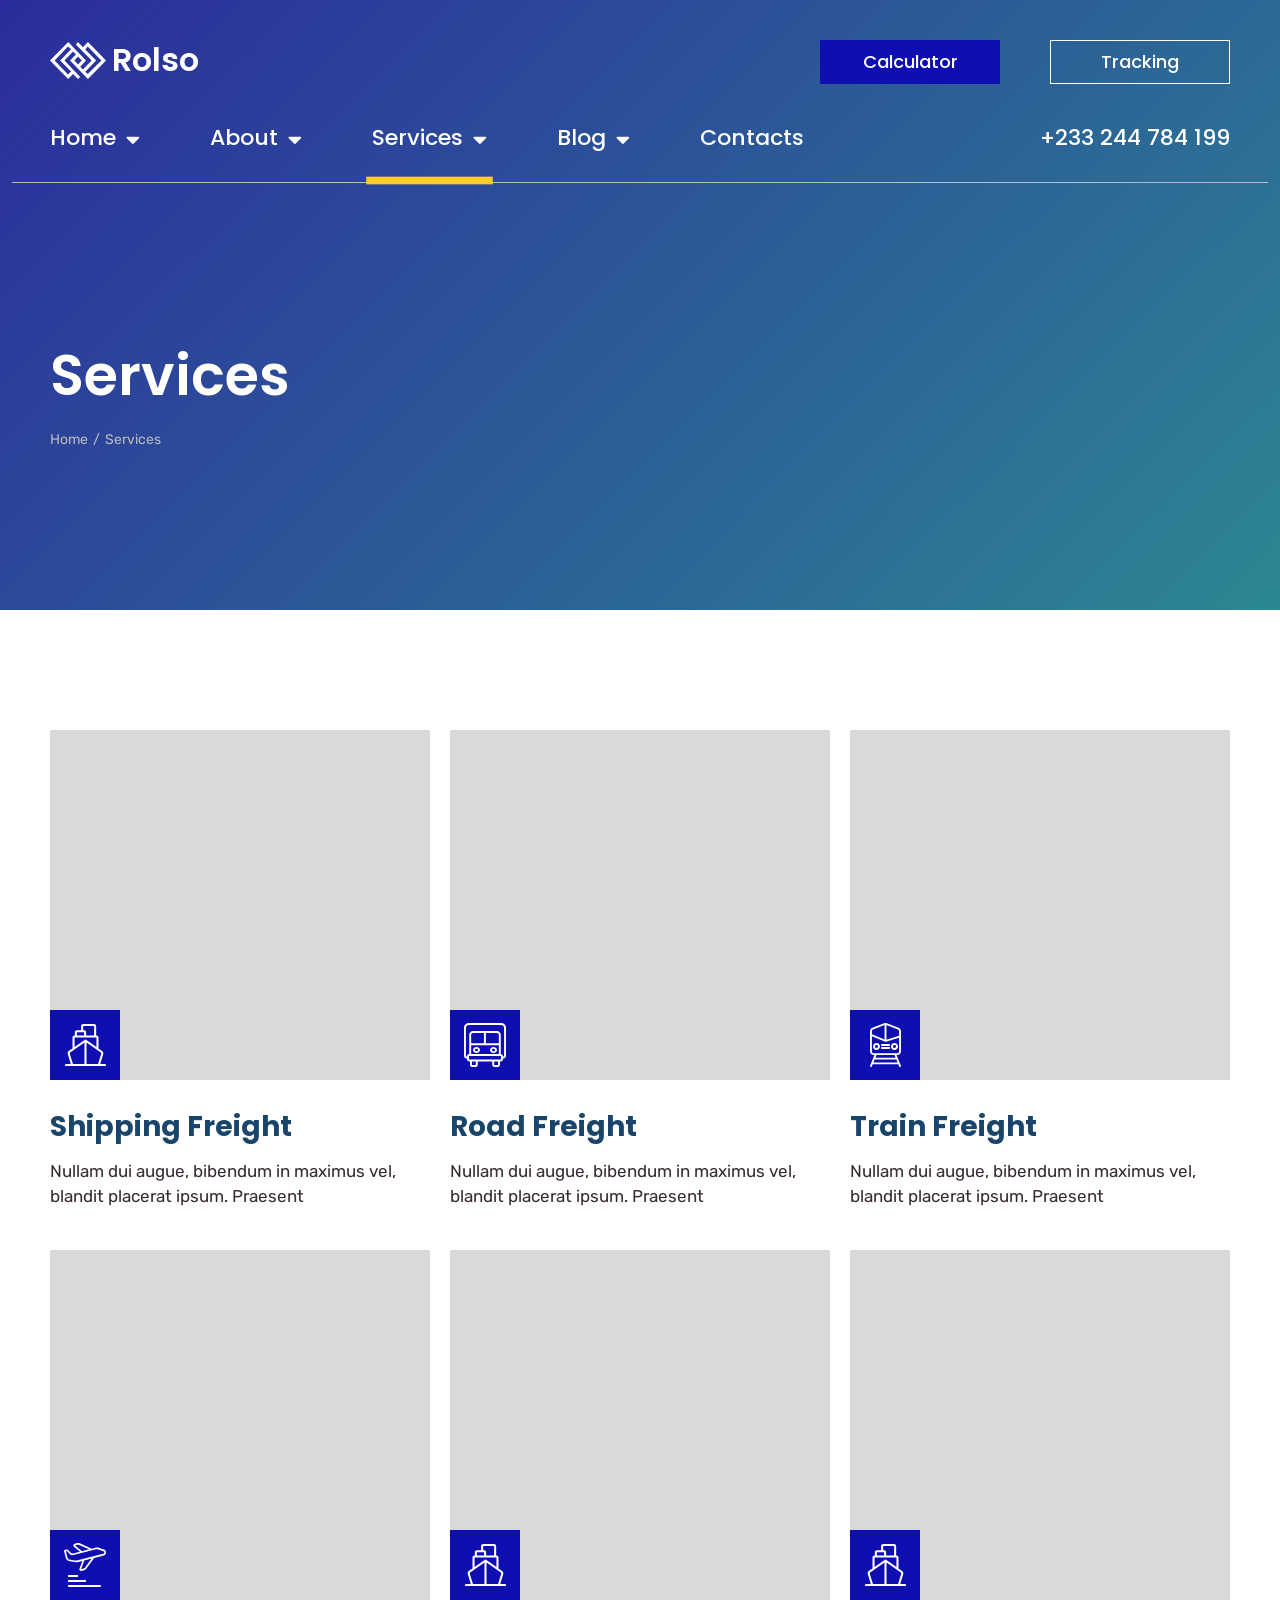
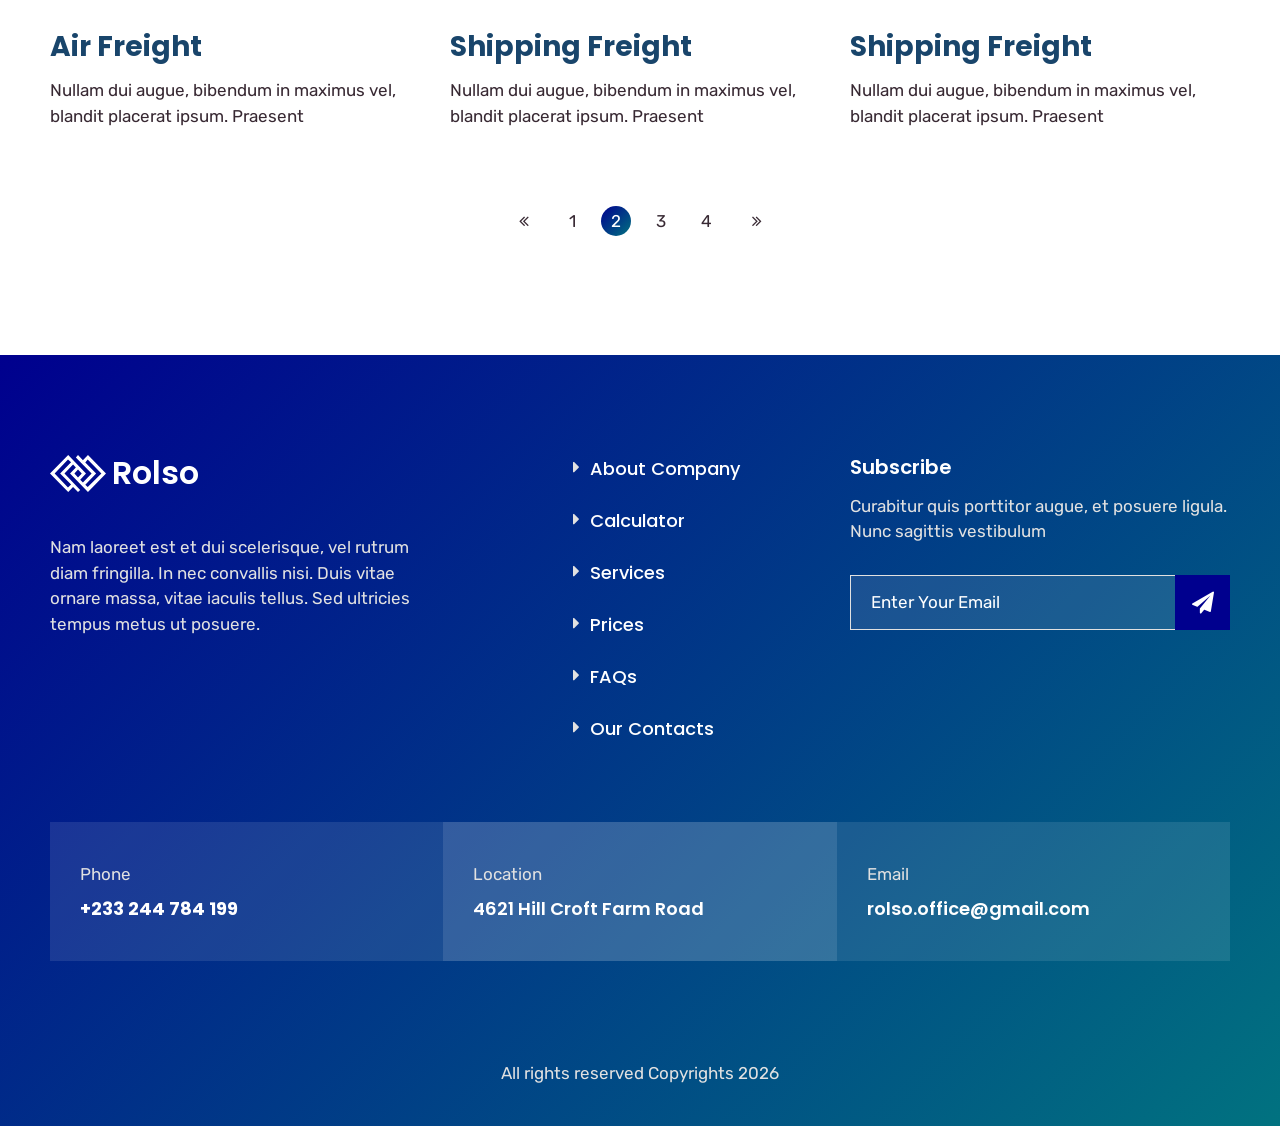
<file: services.html>
<!DOCTYPE html>
<html lang="en">

<head>
    <meta charset="UTF-8" />
    <meta name="viewport" content="width=device-width, initial-scale=1.0, minimum-scale=1.0" />
    <meta http-equiv="X-UA-Compatible" content="ie=edge" />
    <title>Services | Rolso</title>
    <link rel="stylesheet preload" as="style" href="css/preload.min.css" />
    <link rel="stylesheet preload" as="style" href="css/icomoon.css" />
    <link rel="stylesheet preload" as="style" href="css/libs.min.css" />

    <link rel="stylesheet" href="css/services.min.css" />
</head>

<body>
    <header class="header" data-page="services">
        <div class="header_panel">
            <div class="container d-flex justify-content-center justify-content-md-between align-items-center">
                <span class="header_panel-logo">
                    <a class="logo d-inline-flex align-items-center" href="index.html">
                        <span class="logo_media">
                            <svg width="56px" height="37px" viewBox="0 0 56 37" version="1.1"
                                xmlns="http://www.w3.org/2000/svg">
                                <title>Combined Shape</title>
                                <g stroke="none" stroke-width="1" fill="none" fill-rule="evenodd">
                                    <g fill="currentColor" transform="translate(0.000000, -0.000000)">
                                        <g transform="translate(0.000000, 0.000000)">
                                            <path
                                                d="M37.9730366,0 L56,18.5 L37.9730366,37 L20.0419919,18.5 L25.8616371,12.5121359 L23.0545408,9.458807 L14.4823984,18.5 L30.1911192,35 L28,37 L23.0545408,32 L18.195333,37 L0,18.5 L18.195333,0 L36.0014273,18.5 L30.1911192,24.6483396 L32.9085797,27.4399418 L41.6203395,18.5 L25.8616371,2.43040321 L28,0 L32.9085797,5.20234095 L37.9730366,0 Z M17.9818927,4.43392989 L4.64144645,18.5147247 L17.9818927,32.5955195 L21.0810871,29.6079919 L10.1321127,18.5 L21.0810871,7.28442361 L17.9818927,4.43392989 Z M37.7101843,4.43392989 L35.2883953,7.44356982 L46.1323481,18.5 L35.2883953,29.7451953 L37.7101843,32 L51.3914285,18.5147247 L37.7101843,4.43392989 Z M28,14.5941371 L24.4227574,18.5 L28,22.3996382 L31.7636086,18.5147247 L28,14.5941371 Z">
                                            </path>
                                        </g>
                                    </g>
                                </g>
                            </svg>
                        </span>
                        <span class="logo_text">Rolso</span>
                    </a>
                </span>
                <div class="header_panel-links">
                    <a class="header_panel-links_link btn btn--regular" href="calculator.html"> Calculator </a>
                    <a class="header_panel-links_link btn btn--regular bordered" href="#"> Tracking </a>
                </div>
            </div>
        </div>
        <nav class="header_nav">
            <div
                class="container d-flex flex-wrap flex-lg-nowrap align-items-center justify-content-between flex-lg-row-reverse">
                <a class="header_nav-tel h5" href="tel:+1234567890">+233 244 784 199</a>
                <a class="header_nav-trigger" href="#" id="headerTrigger" data-bs-toggle="collapse"
                    data-bs-target="#headerMenu" aria-controls="headerMenu">
                    <svg width="100%" height="100%" enable-background="new 0 0 32 32" viewBox="0 0 32 32"
                        xmlns="http://www.w3.org/2000/svg">
                        <path
                            d="m29.5625 5.3092h-27.125c-1.06854 0-1.9375.86896-1.9375 1.9375s.86896 1.9375 1.9375 1.9375h27.125c1.06812 0 1.9375-.86896 1.9375-1.9375s-.86938-1.9375-1.9375-1.9375z"
                            fill="currentColor" />
                        <path
                            d="m29.5625 14.0625h-27.125c-1.06854 0-1.9375.86896-1.9375 1.9375s.86896 1.9375 1.9375 1.9375h27.125c1.06812 0 1.9375-.86896 1.9375-1.9375s-.86938-1.9375-1.9375-1.9375z"
                            fill="currentColor" />
                        <path
                            d="m29.562 22.816h-27.125c-1.0685 0-1.9375 0.8689-1.9375 1.9375 0 1.0685 0.86896 1.9375 1.9375 1.9375h27.125c1.0681 0 1.9375-0.86896 1.9375-1.9375 0-1.0686-0.86938-1.9375-1.9375-1.9375z"
                            fill="currentColor" />
                    </svg>
                </a>
                <div class="header_nav-wrapper collapse" id="headerMenu">
                    <ul class="header_nav-menu d-flex flex-column flex-lg-row">
                        <li class="header_nav-menu_item dropdown">
                            <a class="nav-link nav-item dropdown-toggle d-inline-flex align-items-center"
                                href="index.html" data-bs-toggle="collapse" data-bs-target="#homeMenu"
                                data-trigger="dropdown" aria-expanded="false" aria-controls="homeMenu" data-page="home">
                                Home
                                <i class="icon-caret-down-solid icon"></i>
                            </a>
                            <div class="dropdown-menu collapse" id="homeMenu">
                                <ul class="dropdown-list">
                                    <li class="list-item" data-main="true">
                                        <a class="dropdown-item nav-item" data-page="home" href="index.html"
                                            data-main="true"> Home </a>
                                    </li>
                                    <li class="list-item">
                                        <a class="dropdown-item nav-item" data-page="home2" href="index2.html"> Home 2
                                        </a>
                                    </li>
                                    <li class="list-item">
                                        <a class="dropdown-item nav-item" data-page="home3" href="index3.html"> Home 3
                                        </a>
                                    </li>
                                </ul>
                            </div>
                        </li>
                        <li class="header_nav-menu_item dropdown">
                            <a class="nav-link nav-item dropdown-toggle d-inline-flex align-items-center"
                                href="about.html" data-bs-toggle="collapse" data-bs-target="#aboutMenu"
                                data-trigger="dropdown" aria-expanded="false" aria-controls="aboutMenu"
                                data-page="about">
                                About
                                <i class="icon-caret-down-solid icon"></i>
                            </a>
                            <div class="dropdown-menu collapse" id="aboutMenu">
                                <ul class="dropdown-list">
                                    <li class="list-item" data-main="true">
                                        <a class="dropdown-item nav-item" data-page="about" href="about.html"
                                            data-main="true">
                                            About
                                        </a>
                                    </li>
                                    <li class="list-item">
                                        <a class="dropdown-item nav-item" data-page="quote" href="quote.html"> Quote
                                        </a>
                                    </li>
                                    <li class="list-item">
                                        <a class="dropdown-item nav-item" data-page="warehouse" href="warehouse.html">
                                            Warehouse </a>
                                    </li>
                                    <li class="list-item">
                                        <a class="dropdown-item nav-item" data-page="faq" href="faq.html"> FAQs </a>
                                    </li>
                                    <li class="list-item">
                                        <a class="dropdown-item nav-item" data-page="prices" href="prices.html"> Prices
                                        </a>
                                    </li>
                                    <li class="list-item">
                                        <a class="dropdown-item nav-item" href="404.html"> 404 </a>
                                    </li>
                                </ul>
                            </div>
                        </li>
                        <li class="header_nav-menu_item dropdown">
                            <a class="nav-link nav-item dropdown-toggle d-inline-flex align-items-center"
                                href="services.html" data-bs-toggle="collapse" data-bs-target="#servicesMenu"
                                data-trigger="dropdown" aria-expanded="false" aria-controls="servicesMenu"
                                data-page="services">
                                Services
                                <i class="icon-caret-down-solid icon"></i>
                            </a>
                            <div class="dropdown-menu collapse" id="servicesMenu">
                                <ul class="dropdown-list">
                                    <li class="list-item" data-main="true">
                                        <a class="dropdown-item nav-item" data-page="services" href="services.html"
                                            data-main="true">
                                            Services
                                        </a>
                                    </li>
                                    <li class="list-item">
                                        <a class="dropdown-item nav-item" data-page="service" href="service.html">
                                            Single service </a>
                                    </li>
                                    <li class="list-item">
                                        <a class="dropdown-item nav-item" data-page="projects" href="projects.html">
                                            Projects </a>
                                    </li>
                                    <li class="list-item">
                                        <a class="dropdown-item nav-item" data-page="calculator" href="calculator.html">
                                            Calculator </a>
                                    </li>
                                </ul>
                            </div>
                        </li>
                        <li class="header_nav-menu_item dropdown">
                            <a class="nav-link nav-item dropdown-toggle d-inline-flex align-items-center"
                                href="blog.html" data-bs-toggle="collapse" data-bs-target="#blogMenu"
                                data-trigger="dropdown" aria-expanded="false" aria-controls="blogMenu" data-page="blog">
                                Blog
                                <i class="icon-caret-down-solid icon"></i>
                            </a>
                            <div class="dropdown-menu collapse" id="blogMenu">
                                <ul class="dropdown-list">
                                    <li class="list-item" data-main="true">
                                        <a class="dropdown-item nav-item" data-page="blog" href="blog.html"
                                            data-main="true"> Blog </a>
                                    </li>
                                    <li class="list-item">
                                        <a class="dropdown-item nav-item" data-page="post" href="post.html"> Single post
                                        </a>
                                    </li>
                                </ul>
                            </div>
                        </li>
                        <li class="header_nav-menu_item">
                            <a class="nav-item nav-link" href="contacts.html" data-page="contacts">Contacts</a>
                        </li>
                    </ul>
                </div>
            </div>
        </nav>
    </header>

    <header class="page">
        <div class="page_overlay"></div>

        <div class="container">
            <div class="page_card d-flex flex-column">
                <h1 class="page_card-title">Services</h1>
                <ul class="page_card-breadcrumbs breadcrumbs">
                    <li class="page_card-breadcrumbs_item item">
                        <a class="link" href="index.html">Home</a>
                    </li>

                    <li class="page_card-breadcrumbs_item item">
                        <span class="current">Services</span>
                    </li>
                </ul>
            </div>
        </div>
    </header>
    <!-- services content start -->
    <main class="services section">
        <div class="container">
            <ul class="services_list">
                <li class="services_list-item" data-aos="fade-up">
                    <div class="media">
                        <picture>
                            <source data-srcset="img/placeholder.jpg" srcset="img/placeholder.jpg" />
                            <img class="lazy" data-src="img/placeholder.jpg" src="img/placeholder.jpg" alt="media" />
                        </picture>
                        <span class="media_icon">
                            <svg width="41" height="42" viewBox="0 0 41 42" fill="none"
                                xmlns="http://www.w3.org/2000/svg">
                                <path fill-rule="evenodd" clip-rule="evenodd"
                                    d="M35.2264 39.9905H39.9867C40.2558 39.9893 40.5141 40.0943 40.7045 40.2821C40.8948 40.4698 41.0012 40.7247 41 40.9901C40.9984 41.5475 40.5409 41.9984 39.9763 42H1.02372C0.458275 42 0 41.5479 0 40.9901C0 40.4327 0.458275 39.9803 1.02372 39.9803H5.79441L2.82563 30.2252C2.44893 28.9763 2.918 27.6296 3.99251 26.8726L7.50395 24.4185V13.411C7.51394 12.299 8.43409 11.4043 9.56178 11.4114H9.8585V8.19014C9.8585 7.06903 10.8206 6.16016 11.9467 6.16016H16.1032V2.0501C16.1136 0.926233 17.0317 0.0157791 18.171 0H29.0636C30.2069 0.0142012 31.1319 0.922288 31.1519 2.0501V11.4114H31.4486C31.9908 11.4063 32.5123 11.6146 32.8986 11.9897C33.2849 12.3649 33.5036 12.8761 33.5064 13.411V24.4185L37.0179 26.8824C38.0968 27.6367 38.5666 28.9866 38.1847 30.2351L35.2264 39.9905ZM33.0765 39.9905L36.2193 29.6497C36.3433 29.2323 36.1873 28.7834 35.8302 28.5286L21.5289 18.5207V39.9905H33.0765ZM18.1506 2.01972H29.1044V11.4114H21.1194V8.19014C21.1274 7.65799 20.9203 7.14477 20.5436 6.76371C20.1673 6.38304 19.6522 6.16568 19.1128 6.16016H18.1506V2.01972ZM19.072 8.17988H11.9059V11.4114H19.072V8.17988ZM9.55139 13.4312H31.459V22.9846L21.099 15.7436C20.7443 15.4911 20.2661 15.4911 19.9114 15.7436L9.55139 22.9846V13.4312ZM5.18018 28.5286C4.82308 28.7834 4.66712 29.2323 4.79109 29.6497L7.93383 39.9905H19.4815V18.5207L5.18018 28.5286Z"
                                    fill="currentColor" />
                            </svg>
                        </span>
                    </div>
                    <div class="main">
                        <a class="main_title h4" href="service.html" target="_blank" rel="noopener noreferrer"> Shipping
                            Freight </a>
                        <p class="main_text">Nullam dui augue, bibendum in maximus vel, blandit placerat ipsum. Praesent
                        </p>
                    </div>
                </li>
                <li class="services_list-item" data-aos="fade-up" data-aos-delay="50">
                    <div class="media">
                        <picture>
                            <source data-srcset="img/placeholder.jpg" srcset="img/placeholder.jpg" />
                            <img class="lazy" data-src="img/placeholder.jpg" src="img/placeholder.jpg" alt="media" />
                        </picture>
                        <span class="media_icon">
                            <svg width="42" height="44" viewBox="0 0 42 44" fill="none"
                                xmlns="http://www.w3.org/2000/svg">
                                <path fill-rule="evenodd" clip-rule="evenodd"
                                    d="M9 27C9 25.3432 10.5671 24 12.5 24C14.4325 24.0013 15.9984 25.3436 16 27C16 28.6568 14.4329 30 12.5 30C10.5671 30 9 28.6568 9 27ZM11.0114 27C11.0114 27.7045 11.6781 28.2759 12.5 28.2759C13.3215 28.2742 13.987 27.7041 13.9886 27C13.9886 26.2955 13.3223 25.7241 12.5 25.7241C11.6781 25.7241 11.0114 26.2955 11.0114 27Z"
                                    fill="currentColor" />
                                <path fill-rule="evenodd" clip-rule="evenodd"
                                    d="M26 27C26 25.3432 27.5671 24 29.5 24C31.4325 24.0013 32.9984 25.3436 33 27C33 28.6568 31.4329 30 29.5 30C27.5671 30 26 28.6568 26 27ZM28.0114 27C28.0114 27.7045 28.6777 28.2759 29.5 28.2759C30.3215 28.2742 30.9866 27.7041 30.9886 27C30.9886 26.2955 30.3219 25.7241 29.5 25.7241C28.6777 25.7241 28.0114 26.2955 28.0114 27Z"
                                    fill="currentColor" />
                                <path fill-rule="evenodd" clip-rule="evenodd"
                                    d="M4.81944 0H37.1805C39.8456 0.00150767 42.0037 2.15786 41.9999 4.81476V32.6238C42.0033 33.3882 41.7009 34.1225 41.1596 34.6641C40.6183 35.2057 39.883 35.5095 39.116 35.5088H38.9032V36.5219C38.9032 37.5833 38.0031 38.4035 36.9386 38.4035H36V42.08C36 43.1414 35.0806 44 34.0161 44H30.2033C29.1354 44.0023 28.2663 43.1444 28.258 42.08V38.4035H13.7419V42.08C13.7336 43.1444 12.8645 44.0023 11.7966 44H7.98387C6.90953 44 6.00001 43.1414 6.00001 42.08V38.4035H5.06137C3.99686 38.4035 3.09679 37.5833 3.09679 36.5219V35.5088H2.88396C2.11771 35.508 1.38321 35.2035 0.842254 34.6622C0.301302 34.1209 -0.00187262 33.3878 1.74888e-05 32.6238V4.81476C-0.00376275 2.15786 2.15437 0.00150767 4.81944 0ZM7.93549 42.0702H11.8064V38.4035H7.93549V42.0702ZM34.0645 42.0702H30.1935V38.4035H34.0645V42.0702ZM5.03227 36.4737H36.9291V33.2028C36.9291 33.0098 36.7741 32.9035 36.5904 32.9035H5.03227V36.4737ZM34.8387 20.3596H21.8709V10.0351H32.9516C33.4585 10.0362 33.9435 10.2401 34.2985 10.6012C34.6531 10.9623 34.8477 11.45 34.8387 11.9551V20.3596ZM7.16129 20.3596H19.9355V10.0351H9.04839C8.54146 10.0362 8.05645 10.2401 7.70149 10.6012C7.3469 10.9623 7.15222 11.45 7.16129 11.9551V20.3596ZM7.1613 22.2895H34.8387V30.9737H7.1613V22.2895ZM39.7908 33.2993C39.9692 33.1199 40.0679 32.8764 40.0645 32.6238V4.81476C40.0664 4.05075 39.7632 3.31764 39.2222 2.77638C38.6813 2.23513 37.9468 1.93058 37.1805 1.92982H4.81944C4.05319 1.93058 3.31869 2.23513 2.77773 2.77638C2.23678 3.31764 1.93361 4.05075 1.9355 4.81476V32.6238C1.93058 32.8767 2.02849 33.121 2.2073 33.3011C2.3861 33.4809 2.62993 33.5812 2.88396 33.5789H3.09679V32.8651C3.09679 31.7938 3.99686 30.9737 5.06137 30.9737H5.22581V11.9551C5.21485 10.9374 5.61291 9.95782 6.33116 9.23451C7.04902 8.5112 8.02773 8.10451 9.04839 8.10526H32.9516C33.9719 8.10639 34.9494 8.51346 35.6669 9.23639C36.3848 9.95932 36.7832 10.9382 36.7741 11.9551V30.9447C37.9354 31.0604 38.9032 32.0253 38.9032 33.2028V33.5789H39.116C39.3697 33.5797 39.6127 33.4791 39.7908 33.2993Z"
                                    fill="currentColor" />
                            </svg>
                        </span>
                    </div>
                    <div class="main">
                        <a class="main_title h4" href="service.html" target="_blank" rel="noopener noreferrer"> Road
                            Freight </a>
                        <p class="main_text">Nullam dui augue, bibendum in maximus vel, blandit placerat ipsum. Praesent
                        </p>
                    </div>
                </li>
                <li class="services_list-item" data-aos="fade-up" data-aos-delay="100">
                    <div class="media">
                        <picture>
                            <source data-srcset="img/placeholder.jpg" srcset="img/placeholder.jpg" />
                            <img class="lazy" data-src="img/placeholder.jpg" src="img/placeholder.jpg" alt="media" />
                        </picture>
                        <span class="media_icon">
                            <svg width="31" height="44" viewBox="0 0 31 44" fill="none"
                                xmlns="http://www.w3.org/2000/svg">
                                <path fill-rule="evenodd" clip-rule="evenodd"
                                    d="M16.854 0.247575L28.5808 4.73709C30.0388 5.30224 30.9996 6.70296 31 8.2643V28.3533C30.9993 29.3484 30.601 30.3026 29.893 31.0037C29.1854 31.7044 28.2268 32.0949 27.2294 32.0883H26.5679L30.9147 42.6703C31.1144 43.1573 30.8878 43.7144 30.4046 43.9247C30.2909 43.973 30.1691 43.9988 30.0454 43.9999C29.6649 44.0039 29.3205 43.7763 29.1762 43.4248L28.3069 41.3311H2.67966L1.81 43.4248C1.66678 43.7759 1.32054 44.0014 0.940715 43.9907C0.817427 43.9892 0.695247 43.9634 0.581557 43.9152C0.100587 43.7077 -0.126424 43.1547 0.0714266 42.6703L4.43706 32.0883H3.77559C2.77822 32.0967 1.81849 31.7066 1.11014 31.0051C0.402162 30.3037 0.00424595 29.3491 0.00535325 28.3533V8.2643C0.00572235 6.70296 0.966184 5.30224 2.42423 4.73709L14.1513 0.247575C15.0217 -0.0825251 15.9833 -0.0825251 16.854 0.247575ZM29.1101 8.2643C29.1097 7.48363 28.6295 6.78327 27.9005 6.5007L16.4476 2.11507V16.6299L29.1101 12.8386V8.2643ZM3.10489 6.5007L14.5577 2.11507V16.4884L1.89527 11.2636V8.27388C1.8949 7.49063 2.37476 6.78732 3.10489 6.5007ZM4.63565 36.6154L3.46368 39.4448H27.5413L26.3697 36.6154H4.63565ZM25.5853 34.7291H5.42004L6.47832 32.0883H24.5174L25.5853 34.7291ZM3.76636 30.202H27.2294C27.7259 30.2101 28.2046 30.0189 28.5582 29.6715C28.9119 29.3237 29.1108 28.8488 29.1101 28.3533V14.8096L15.7577 18.8087C15.6721 18.8356 15.5828 18.8485 15.4931 18.8463C15.3698 18.8448 15.2476 18.8194 15.1339 18.7708L1.88567 13.3005V28.3533C1.88641 28.8481 2.08574 29.3222 2.43899 29.6696C2.79261 30.0167 3.27026 30.2086 3.76636 30.202Z"
                                    fill="currentColor" />
                                <path fill-rule="evenodd" clip-rule="evenodd"
                                    d="M3 23.5002C3 21.5672 4.56717 20 6.50019 20C8.43207 20.0027 9.99735 21.5679 10 23.5002C10 25.4332 8.43321 27 6.50019 27C4.56717 27 3 25.4332 3 23.5002ZM4.93908 23.5002C4.93908 24.3622 5.63783 25.0609 6.50019 25.0609C6.91414 25.0613 7.31142 24.8969 7.60418 24.6042C7.89693 24.3114 8.0613 23.9141 8.06092 23.5002C8.06092 22.6378 7.36217 21.9391 6.50019 21.9391C5.63783 21.9391 4.93908 22.6378 4.93908 23.5002Z"
                                    fill="currentColor" />
                                <path fill-rule="evenodd" clip-rule="evenodd"
                                    d="M21 23.5002C21 21.5672 22.5671 20 24.5 20C26.4318 20.0027 27.9973 21.5679 28 23.5002C28 25.4332 26.4329 27 24.5 27C22.5671 27 21 25.4332 21 23.5002ZM22.939 23.5002C22.939 24.3622 23.6381 25.0609 24.5 25.0609C24.9139 25.0613 25.3112 24.8969 25.6039 24.6042C25.8967 24.3114 26.061 23.9141 26.061 23.5002C26.061 22.6378 25.3619 21.9391 24.5 21.9391C23.6381 21.9391 22.939 22.6378 22.939 23.5002Z"
                                    fill="currentColor" />
                                <path
                                    d="M18.9888 21H12.0112C11.4527 21 11 21.4477 11 22C11 22.552 11.4527 23 12.0112 23H18.9888C19.5473 23 20 22.552 20 22C20 21.4477 19.5473 21 18.9888 21Z"
                                    fill="currentColor" />
                                <path
                                    d="M18.9888 24H12.0112C11.4527 24 11 24.4477 11 25C11 25.552 11.4527 26 12.0112 26H18.9888C19.5473 26 20 25.552 20 25C20 24.4477 19.5473 24 18.9888 24Z"
                                    fill="currentColor" />
                            </svg>
                        </span>
                    </div>
                    <div class="main">
                        <a class="main_title h4" href="service.html" target="_blank" rel="noopener noreferrer"> Train
                            Freight </a>
                        <p class="main_text">Nullam dui augue, bibendum in maximus vel, blandit placerat ipsum. Praesent
                        </p>
                    </div>
                </li>
                <li class="services_list-item" data-aos="fade-up" data-aos-delay="150">
                    <div class="media">
                        <picture>
                            <source data-srcset="img/placeholder.jpg" srcset="img/placeholder.jpg" />
                            <img class="lazy" data-src="img/placeholder.jpg" src="img/placeholder.jpg" alt="media" />
                        </picture>
                        <span class="media_icon">
                            <svg width="42" height="44" viewBox="0 0 42 44" fill="none"
                                xmlns="http://www.w3.org/2000/svg">
                                <path fill-rule="evenodd" clip-rule="evenodd"
                                    d="M39.9206 6.53116C40.8961 6.86977 41.6398 7.67611 41.9035 8.6814C42.1051 9.47852 41.9882 10.3234 41.5771 11.0342C41.1673 11.7345 40.4951 12.2391 39.7115 12.4338L30.1918 14.8792L22.2778 25.7569C21.7311 26.5092 20.9413 27.0461 20.0443 27.2747L17.4173 27.9493C17.2863 27.9829 17.1513 27.9997 17.016 28C16.4854 28 15.9883 27.7385 15.6851 27.3001C15.3815 26.8613 15.3099 26.301 15.4933 25.799L18.346 17.9234L14.1381 19.0028C13.4323 19.181 12.7075 19.2716 11.9797 19.2725C11.4209 19.2742 10.8635 19.2205 10.3151 19.1121L4.94451 18.0581C3.4276 17.7593 2.21656 16.6075 1.83259 15.0985L0.0255042 7.95642C-0.0287411 7.7387 0.00426354 7.50845 0.117656 7.31543C0.228761 7.12208 0.412737 6.98209 0.627757 6.92741L2.46001 6.4554C3.01912 6.31343 3.61092 6.4801 4.0158 6.89382L6.86858 9.81153C7.44894 10.4008 8.29464 10.6383 9.09362 10.4354L15.9785 8.66461L9.96383 3.64737C9.48935 3.25737 9.27563 2.62989 9.41157 2.02843C9.54718 1.42598 10.006 0.950671 10.5994 0.797176L13.2097 0.12259C14.077 -0.0971116 14.9923 -0.0200348 15.8112 0.341962L27.7069 5.64577L30.6182 4.89542C32.2296 4.48237 33.9242 4.541 35.5039 5.06407L39.904 6.52292C39.9125 6.53116 39.9125 6.53116 39.9206 6.53116ZM13.6195 1.7501L11.1013 2.39932L17.9862 8.1501L25.0888 6.31212L15.1338 1.87658C14.6567 1.66709 14.1244 1.62262 13.6195 1.7501ZM20.9227 24.7368C20.6047 25.1739 20.1466 25.4868 19.626 25.6222L17.0827 26.2714L20.3034 17.4006L27.6318 15.5116L20.9227 24.7368ZM39.2932 10.7813C39.6471 10.6917 39.951 10.4641 40.1383 10.1488C40.3226 9.83327 40.3739 9.45678 40.2804 9.10302C40.1559 8.64781 39.8187 8.28284 39.3769 8.12507L34.985 6.66621C33.7086 6.24262 32.3387 6.19584 31.0365 6.53116L9.51189 12.0711C8.1355 12.4153 6.68068 12.0056 5.68074 10.9921L2.85312 8.0997L1.85743 8.35267L3.45537 14.6769C3.67562 15.5551 4.37983 16.2257 5.26246 16.397L10.6331 17.451C11.6562 17.648 12.7101 17.6164 13.7198 17.3585L39.2932 10.7813Z"
                                    fill="currentColor" />
                                <path
                                    d="M36.1688 42H4.83123C4.37211 42 4 42.4477 4 43C4 43.552 4.37211 44 4.83123 44H36.1688C36.6279 44 37 43.552 37 43C37 42.4477 36.6279 42 36.1688 42Z"
                                    fill="currentColor" />
                                <path
                                    d="M21.5466 37H4.4534C4.20297 37 4 37.4477 4 38C4 38.552 4.20297 39 4.4534 39H21.5466C21.797 39 22 38.552 22 38C22 37.4477 21.797 37 21.5466 37Z"
                                    fill="currentColor" />
                                <path
                                    d="M13.7481 32H4.25189C4.11276 32 4 32.4477 4 33C4 33.552 4.11276 34 4.25189 34H13.7481C13.8872 34 14 33.552 14 33C14 32.4477 13.8872 32 13.7481 32Z"
                                    fill="currentColor" />
                            </svg>
                        </span>
                    </div>
                    <div class="main">
                        <a class="main_title h4" href="service.html" target="_blank" rel="noopener noreferrer"> Air
                            Freight </a>
                        <p class="main_text">Nullam dui augue, bibendum in maximus vel, blandit placerat ipsum. Praesent
                        </p>
                    </div>
                </li>
                <li class="services_list-item" data-aos="fade-up" data-aos-delay="200">
                    <div class="media">
                        <picture>
                            <source data-srcset="img/placeholder.jpg" srcset="img/placeholder.jpg" />
                            <img class="lazy" data-src="img/placeholder.jpg" src="img/placeholder.jpg" alt="media" />
                        </picture>
                        <span class="media_icon">
                            <svg width="41" height="42" viewBox="0 0 41 42" fill="none"
                                xmlns="http://www.w3.org/2000/svg">
                                <path fill-rule="evenodd" clip-rule="evenodd"
                                    d="M35.2264 39.9905H39.9867C40.2558 39.9893 40.5141 40.0943 40.7045 40.2821C40.8948 40.4698 41.0012 40.7247 41 40.9901C40.9984 41.5475 40.5409 41.9984 39.9763 42H1.02372C0.458275 42 0 41.5479 0 40.9901C0 40.4327 0.458275 39.9803 1.02372 39.9803H5.79441L2.82563 30.2252C2.44893 28.9763 2.918 27.6296 3.99251 26.8726L7.50395 24.4185V13.411C7.51394 12.299 8.43409 11.4043 9.56178 11.4114H9.8585V8.19014C9.8585 7.06903 10.8206 6.16016 11.9467 6.16016H16.1032V2.0501C16.1136 0.926233 17.0317 0.0157791 18.171 0H29.0636C30.2069 0.0142012 31.1319 0.922288 31.1519 2.0501V11.4114H31.4486C31.9908 11.4063 32.5123 11.6146 32.8986 11.9897C33.2849 12.3649 33.5036 12.8761 33.5064 13.411V24.4185L37.0179 26.8824C38.0968 27.6367 38.5666 28.9866 38.1847 30.2351L35.2264 39.9905ZM33.0765 39.9905L36.2193 29.6497C36.3433 29.2323 36.1873 28.7834 35.8302 28.5286L21.5289 18.5207V39.9905H33.0765ZM18.1506 2.01972H29.1044V11.4114H21.1194V8.19014C21.1274 7.65799 20.9203 7.14477 20.5436 6.76371C20.1673 6.38304 19.6522 6.16568 19.1128 6.16016H18.1506V2.01972ZM19.072 8.17988H11.9059V11.4114H19.072V8.17988ZM9.55139 13.4312H31.459V22.9846L21.099 15.7436C20.7443 15.4911 20.2661 15.4911 19.9114 15.7436L9.55139 22.9846V13.4312ZM5.18018 28.5286C4.82308 28.7834 4.66712 29.2323 4.79109 29.6497L7.93383 39.9905H19.4815V18.5207L5.18018 28.5286Z"
                                    fill="currentColor" />
                            </svg>
                        </span>
                    </div>
                    <div class="main">
                        <a class="main_title h4" href="service.html" target="_blank" rel="noopener noreferrer"> Shipping
                            Freight </a>
                        <p class="main_text">Nullam dui augue, bibendum in maximus vel, blandit placerat ipsum. Praesent
                        </p>
                    </div>
                </li>
                <li class="services_list-item" data-aos="fade-up" data-aos-delay="250">
                    <div class="media">
                        <picture>
                            <source data-srcset="img/placeholder.jpg" srcset="img/placeholder.jpg" />
                            <img class="lazy" data-src="img/placeholder.jpg" src="img/placeholder.jpg" alt="media" />
                        </picture>
                        <span class="media_icon">
                            <svg width="41" height="42" viewBox="0 0 41 42" fill="none"
                                xmlns="http://www.w3.org/2000/svg">
                                <path fill-rule="evenodd" clip-rule="evenodd"
                                    d="M35.2264 39.9905H39.9867C40.2558 39.9893 40.5141 40.0943 40.7045 40.2821C40.8948 40.4698 41.0012 40.7247 41 40.9901C40.9984 41.5475 40.5409 41.9984 39.9763 42H1.02372C0.458275 42 0 41.5479 0 40.9901C0 40.4327 0.458275 39.9803 1.02372 39.9803H5.79441L2.82563 30.2252C2.44893 28.9763 2.918 27.6296 3.99251 26.8726L7.50395 24.4185V13.411C7.51394 12.299 8.43409 11.4043 9.56178 11.4114H9.8585V8.19014C9.8585 7.06903 10.8206 6.16016 11.9467 6.16016H16.1032V2.0501C16.1136 0.926233 17.0317 0.0157791 18.171 0H29.0636C30.2069 0.0142012 31.1319 0.922288 31.1519 2.0501V11.4114H31.4486C31.9908 11.4063 32.5123 11.6146 32.8986 11.9897C33.2849 12.3649 33.5036 12.8761 33.5064 13.411V24.4185L37.0179 26.8824C38.0968 27.6367 38.5666 28.9866 38.1847 30.2351L35.2264 39.9905ZM33.0765 39.9905L36.2193 29.6497C36.3433 29.2323 36.1873 28.7834 35.8302 28.5286L21.5289 18.5207V39.9905H33.0765ZM18.1506 2.01972H29.1044V11.4114H21.1194V8.19014C21.1274 7.65799 20.9203 7.14477 20.5436 6.76371C20.1673 6.38304 19.6522 6.16568 19.1128 6.16016H18.1506V2.01972ZM19.072 8.17988H11.9059V11.4114H19.072V8.17988ZM9.55139 13.4312H31.459V22.9846L21.099 15.7436C20.7443 15.4911 20.2661 15.4911 19.9114 15.7436L9.55139 22.9846V13.4312ZM5.18018 28.5286C4.82308 28.7834 4.66712 29.2323 4.79109 29.6497L7.93383 39.9905H19.4815V18.5207L5.18018 28.5286Z"
                                    fill="currentColor" />
                            </svg>
                        </span>
                    </div>
                    <div class="main">
                        <a class="main_title h4" href="service.html" target="_blank" rel="noopener noreferrer"> Shipping
                            Freight </a>
                        <p class="main_text">Nullam dui augue, bibendum in maximus vel, blandit placerat ipsum. Praesent
                        </p>
                    </div>
                </li>
            </ul>
            <div class="pagination d-flex align-items-center justify-content-center">
                <a href="#" class="pagination_control">
                    <i class="icon-angle-double-left icon"></i>
                </a>
                <ul class="pagination_pages d-flex align-items-center">
                    <li class="pagination_pages-item">
                        <a class="link" href="#">1</a>
                    </li>
                    <li class="pagination_pages-item">
                        <a class="link current" href="#">2</a>
                    </li>
                    <li class="pagination_pages-item">
                        <a class="link" href="#">3</a>
                    </li>
                    <li class="pagination_pages-item">
                        <a class="link" href="#">4</a>
                    </li>
                </ul>
                <a href="#" class="pagination_control">
                    <i class="icon-angle-double-right icon"></i>
                </a>
            </div>
        </div>
    </main>
    <!-- services content end -->
    <footer class="footer">
        <div class="container">
            <div class="footer_main d-md-flex flex-wrap justify-content-between">
                <div class="footer_main-block footer_main-block--about">
                    <span class="brand">
                        <a class="logo d-inline-flex align-items-center" href="index.html">
                            <span class="logo_media">
                                <svg width="56px" height="37px" viewBox="0 0 56 37" version="1.1"
                                    xmlns="http://www.w3.org/2000/svg">
                                    <title>Combined Shape</title>
                                    <g stroke="none" stroke-width="1" fill="none" fill-rule="evenodd">
                                        <g fill="currentColor" transform="translate(0.000000, -0.000000)">
                                            <g transform="translate(0.000000, 0.000000)">
                                                <path
                                                    d="M37.9730366,0 L56,18.5 L37.9730366,37 L20.0419919,18.5 L25.8616371,12.5121359 L23.0545408,9.458807 L14.4823984,18.5 L30.1911192,35 L28,37 L23.0545408,32 L18.195333,37 L0,18.5 L18.195333,0 L36.0014273,18.5 L30.1911192,24.6483396 L32.9085797,27.4399418 L41.6203395,18.5 L25.8616371,2.43040321 L28,0 L32.9085797,5.20234095 L37.9730366,0 Z M17.9818927,4.43392989 L4.64144645,18.5147247 L17.9818927,32.5955195 L21.0810871,29.6079919 L10.1321127,18.5 L21.0810871,7.28442361 L17.9818927,4.43392989 Z M37.7101843,4.43392989 L35.2883953,7.44356982 L46.1323481,18.5 L35.2883953,29.7451953 L37.7101843,32 L51.3914285,18.5147247 L37.7101843,4.43392989 Z M28,14.5941371 L24.4227574,18.5 L28,22.3996382 L31.7636086,18.5147247 L28,14.5941371 Z">
                                                </path>
                                            </g>
                                        </g>
                                    </g>
                                </svg>
                            </span>
                            <span class="logo_text">Rolso</span>
                        </a>
                    </span>
                    <p class="text">
                        Nam laoreet est et dui scelerisque, vel rutrum diam fringilla. In nec convallis nisi. Duis vitae
                        ornare massa,
                        vitae iaculis tellus. Sed ultricies tempus metus ut posuere.
                    </p>
                </div>
                <div class="footer_main-block footer_main-block--nav">
                    <ul class="list d-flex flex-column">
                        <li class="list-item">
                            <i class="icon-caret_right icon"></i>
                            <a class="link" href="about.html">About Company</a>
                        </li>
                        <li class="list-item">
                            <i class="icon-caret_right icon"></i>
                            <a class="link" href="calculator.html">Calculator</a>
                        </li>
                        <li class="list-item">
                            <i class="icon-caret_right icon"></i>
                            <a class="link" href="services.html">Services</a>
                        </li>
                        <li class="list-item">
                            <i class="icon-caret_right icon"></i>
                            <a class="link" href="prices.html">Prices</a>
                        </li>
                        <li class="list-item">
                            <i class="icon-caret_right icon"></i>
                            <a class="link" href="faq.html">FAQs</a>
                        </li>
                        <li class="list-item">
                            <i class="icon-caret_right icon"></i>
                            <a class="link" href="contacts.html">Our Contacts</a>
                        </li>
                    </ul>
                </div>

                <div class="footer_main-block footer_main-block--subscribe">
                    <h5 class="title">Subscribe</h5>
                    <p class="text">Curabitur quis porttitor augue, et posuere ligula. Nunc sagittis vestibulum</p>
                    <form class="form d-flex justify-content-between" action="#" method="post" data-type="subscription">
                        <input class="field required flex-grow-1" type="text" data-type="email"
                            placeholder="Enter Your Email" />
                        <button class="btn" type="submit">
                            <i class="icon-paper-plane icon"></i>
                        </button>
                    </form>
                </div>
            </div>

            <ul class="footer_info d-md-flex flex-wrap">
                <li class="footer_info-block">
                    <div class="main">
                        <span class="main_label">Phone</span>
                        <a class="main_info link link--bold" href="tel:+1234567890">+233 244 784 199</a>
                    </div>
                </li>
                <li class="footer_info-block footer_info-block--highlight">
                    <div class="main">
                        <span class="main_label">Location</span>
                        <span class="main_info">4621 Hill Croft Farm Road</span>
                    </div>
                </li>
                <li class="footer_info-block">
                    <div class="main">
                        <span class="main_label">Email</span>
                        <a class="main_info link" href="mailto:example@domain.com">rolso.office@gmail.com</a>
                    </div>
                </li>
            </ul>

            <p class="footer_copyrights">All rights reserved Copyrights <span id="currentYear"></span></p>
        </div>
    </footer>
    <script src="js/common.min.js"></script>
</body>

</html>
</file>
<file: css/icomoon.css>
/**
 * Rolso
 * Modern cargo, transport and logistics HTML Template. Exclusively built for transport, logistics, delivery, moving, and cargo websites.
 * Exclusively on https://1.envato.market/rolso-html
 *
 * @encoding        UTF-8
 * @version         1.0.0
 * @copyright       (C) 2018 - 2022 Merkulove ( https://merkulov.design/ ). All rights reserved.
 * @license         Envato License https://1.envato.market/KYbje
 * @contributors    Lilith Lamber (winter.rituel@gmail.com)
 * @support         help@merkulov.design
 **/
@font-face {
  font-family: 'icomoon';
  src:  url('../fonts/icomoon.woff') format('woff');
  font-weight: normal;
  font-style: normal;
  font-display: block;
}

[class^="icon-"], [class*=" icon-"] {
  /* use !important to prevent issues with browser extensions that change fonts */
  font-family: 'icomoon' !important;
  speak: never;
  font-style: normal;
  font-weight: normal;
  font-variant: normal;
  text-transform: none;
  line-height: 1;

  /* Better Font Rendering =========== */
  -webkit-font-smoothing: antialiased;
  -moz-osx-font-smoothing: grayscale;
}

.icon-comment-dots-regular:before {
  content: "\e900";
}
.icon-comment-alt-regular:before {
  content: "\e901";
}
.icon-caret_down:before {
  content: "\e902";
}
.icon-tags-solid:before {
  content: "\e903";
}
.icon-calendar-check-regular:before {
  content: "\e904";
}
.icon-folder-open-regular:before {
  content: "\e905";
}
.icon-map-signs-solid:before {
  content: "\e906";
}
.icon-map-pin-solid:before {
  content: "\e907";
}
.icon-caret-down-solid:before {
  content: "\e908";
}
.icon-facebook:before {
  content: "\e909";
}
.icon-book-solid:before {
  content: "\e90a";
}
.icon-twitter:before {
  content: "\e90b";
}
.icon-search:before {
  content: "\e90c";
}
.icon-caret_right:before {
  content: "\e90d";
}
.icon-file-o:before {
  content: "\e90e";
}
.icon-angle-double-right:before {
  content: "\e90f";
}
.icon-angle-double-left:before {
  content: "\e910";
}
.icon-folder-o:before {
  content: "\e911";
}
.icon-user-circle:before {
  content: "\e912";
}
.icon-calendar-o:before {
  content: "\e913";
}
.icon-paper-plane:before {
  content: "\e914";
}
.icon-send:before {
  content: "\e914";
}
.icon-check-circle-o:before {
  content: "\e915";
}
.icon-arrow-right-solid:before {
  content: "\e916";
}
.icon-chevron_down--entypo:before {
  content: "\e917";
}
.icon-reply-solid:before {
  content: "\e918";
}
.icon-check-square-regular:before {
  content: "\e919";
}
.icon-square-regular:before {
  content: "\e91a";
}
.icon-check:before {
  content: "\e92f";
}
.icon-youtube-play:before {
  content: "\e930";
}
.icon-linkedin2:before {
  content: "\e91b";
}
</file>
<file: css/preload.min.css>
/**
 * Rolso
 * Modern cargo, transport and logistics HTML Template. Exclusively built for transport, logistics, delivery, moving, and cargo websites.
 * Exclusively on https://1.envato.market/rolso-html
 *
 * @encoding        UTF-8
 * @version         1.0.0
 * @copyright       (C) 2018 - 2022 Merkulove ( https://merkulov.design/ ). All rights reserved.
 * @license         Envato License https://1.envato.market/KYbje
 * @contributors    Lilith Lamber (winter.rituel@gmail.com)
 * @support         help@merkulov.design
 **/
@font-face{font-family:Rubik;src:local("Rubik-Regular"),url(../fonts/Rubik-Regular.woff2) format("woff2"),url(../fonts/Rubik-Regular.woff) format("woff");font-weight:400;font-style:normal;font-display:swap}@font-face{font-family:Rubik;src:local("Rubik-Medium"),url(../fonts/Rubik-Medium.woff2) format("woff2"),url(../fonts/Rubik-Medium.woff) format("woff");font-weight:500;font-style:normal;font-display:swap}@font-face{font-family:Poppins;src:local("Poppins-Regular"),url(../fonts/Poppins-Regular.woff2) format("woff2"),url(../fonts/Poppins-Regular.woff) format("woff");font-weight:400;font-style:normal;font-display:swap}@font-face{font-family:Poppins;src:local("Poppins-Medium"),url(../fonts/Poppins-Medium.woff2) format("woff2"),url(../fonts/Poppins-Medium.woff) format("woff");font-weight:500;font-style:normal;font-display:swap}@font-face{font-family:Poppins;src:local("Poppins-MediumItalic"),url(../fonts/Poppins-MediumItalic.woff2) format("woff2"),url(../fonts/Poppins-MediumItalic.woff) format("woff");font-weight:500;font-style:italic;font-display:swap}@font-face{font-family:Poppins;src:local("Poppins-SemiBold"),url(../fonts/Poppins-SemiBold.woff2) format("woff2"),url(../fonts/Poppins-SemiBold.woff) format("woff");font-weight:600;font-style:normal;font-display:swap}@font-face{font-family:Poppins;src:local("Poppins-Bold"),url(../fonts/Poppins-Bold.woff2) format("woff2"),url(../fonts/Poppins-Bold.woff) format("woff");font-weight:700;font-style:normal;font-display:swap}@font-face{font-family:Poppins;src:local("Poppins-ExtraBold"),url(../fonts/Poppins-ExtraBold.woff2) format("woff2"),url(../fonts/Poppins-ExtraBold.woff) format("woff");font-weight:800;font-style:normal;font-display:swap}
/*# sourceMappingURL=../sourcemaps/preload.css.map */
</file>
<file: css/libs.min.css>
/**
 * Rolso
 * Modern cargo, transport and logistics HTML Template. Exclusively built for transport, logistics, delivery, moving, and cargo websites.
 * Exclusively on https://1.envato.market/rolso-html
 *
 * @encoding        UTF-8
 * @version         1.0.0
 * @copyright       (C) 2018 - 2022 Merkulove ( https://merkulov.design/ ). All rights reserved.
 * @license         Envato License https://1.envato.market/KYbje
 * @contributors    Lilith Lamber (winter.rituel@gmail.com)
 * @support         help@merkulov.design
 **/
[data-aos][data-aos][data-aos-duration="50"],body[data-aos-duration="50"] [data-aos]{-webkit-transition-duration:50ms;-o-transition-duration:50ms;transition-duration:50ms}[data-aos][data-aos][data-aos-delay="50"],body[data-aos-delay="50"] [data-aos]{-webkit-transition-delay:0s;-o-transition-delay:0s;transition-delay:0s}[data-aos][data-aos][data-aos-delay="50"].aos-animate,body[data-aos-delay="50"] [data-aos].aos-animate{-webkit-transition-delay:50ms;-o-transition-delay:50ms;transition-delay:50ms}[data-aos][data-aos][data-aos-duration="100"],body[data-aos-duration="100"] [data-aos]{-webkit-transition-duration:.1s;-o-transition-duration:.1s;transition-duration:.1s}[data-aos][data-aos][data-aos-delay="100"],body[data-aos-delay="100"] [data-aos]{-webkit-transition-delay:0s;-o-transition-delay:0s;transition-delay:0s}[data-aos][data-aos][data-aos-delay="100"].aos-animate,body[data-aos-delay="100"] [data-aos].aos-animate{-webkit-transition-delay:.1s;-o-transition-delay:.1s;transition-delay:.1s}[data-aos][data-aos][data-aos-duration="150"],body[data-aos-duration="150"] [data-aos]{-webkit-transition-duration:.15s;-o-transition-duration:.15s;transition-duration:.15s}[data-aos][data-aos][data-aos-delay="150"],body[data-aos-delay="150"] [data-aos]{-webkit-transition-delay:0s;-o-transition-delay:0s;transition-delay:0s}[data-aos][data-aos][data-aos-delay="150"].aos-animate,body[data-aos-delay="150"] [data-aos].aos-animate{-webkit-transition-delay:.15s;-o-transition-delay:.15s;transition-delay:.15s}[data-aos][data-aos][data-aos-duration="200"],body[data-aos-duration="200"] [data-aos]{-webkit-transition-duration:.2s;-o-transition-duration:.2s;transition-duration:.2s}[data-aos][data-aos][data-aos-delay="200"],body[data-aos-delay="200"] [data-aos]{-webkit-transition-delay:0s;-o-transition-delay:0s;transition-delay:0s}[data-aos][data-aos][data-aos-delay="200"].aos-animate,body[data-aos-delay="200"] [data-aos].aos-animate{-webkit-transition-delay:.2s;-o-transition-delay:.2s;transition-delay:.2s}[data-aos][data-aos][data-aos-duration="250"],body[data-aos-duration="250"] [data-aos]{-webkit-transition-duration:.25s;-o-transition-duration:.25s;transition-duration:.25s}[data-aos][data-aos][data-aos-delay="250"],body[data-aos-delay="250"] [data-aos]{-webkit-transition-delay:0s;-o-transition-delay:0s;transition-delay:0s}[data-aos][data-aos][data-aos-delay="250"].aos-animate,body[data-aos-delay="250"] [data-aos].aos-animate{-webkit-transition-delay:.25s;-o-transition-delay:.25s;transition-delay:.25s}[data-aos][data-aos][data-aos-duration="300"],body[data-aos-duration="300"] [data-aos]{-webkit-transition-duration:.3s;-o-transition-duration:.3s;transition-duration:.3s}[data-aos][data-aos][data-aos-delay="300"],body[data-aos-delay="300"] [data-aos]{-webkit-transition-delay:0s;-o-transition-delay:0s;transition-delay:0s}[data-aos][data-aos][data-aos-delay="300"].aos-animate,body[data-aos-delay="300"] [data-aos].aos-animate{-webkit-transition-delay:.3s;-o-transition-delay:.3s;transition-delay:.3s}[data-aos][data-aos][data-aos-duration="350"],body[data-aos-duration="350"] [data-aos]{-webkit-transition-duration:.35s;-o-transition-duration:.35s;transition-duration:.35s}[data-aos][data-aos][data-aos-delay="350"],body[data-aos-delay="350"] [data-aos]{-webkit-transition-delay:0s;-o-transition-delay:0s;transition-delay:0s}[data-aos][data-aos][data-aos-delay="350"].aos-animate,body[data-aos-delay="350"] [data-aos].aos-animate{-webkit-transition-delay:.35s;-o-transition-delay:.35s;transition-delay:.35s}[data-aos][data-aos][data-aos-duration="400"],body[data-aos-duration="400"] [data-aos]{-webkit-transition-duration:.4s;-o-transition-duration:.4s;transition-duration:.4s}[data-aos][data-aos][data-aos-delay="400"],body[data-aos-delay="400"] [data-aos]{-webkit-transition-delay:0s;-o-transition-delay:0s;transition-delay:0s}[data-aos][data-aos][data-aos-delay="400"].aos-animate,body[data-aos-delay="400"] [data-aos].aos-animate{-webkit-transition-delay:.4s;-o-transition-delay:.4s;transition-delay:.4s}[data-aos][data-aos][data-aos-duration="450"],body[data-aos-duration="450"] [data-aos]{-webkit-transition-duration:.45s;-o-transition-duration:.45s;transition-duration:.45s}[data-aos][data-aos][data-aos-delay="450"],body[data-aos-delay="450"] [data-aos]{-webkit-transition-delay:0s;-o-transition-delay:0s;transition-delay:0s}[data-aos][data-aos][data-aos-delay="450"].aos-animate,body[data-aos-delay="450"] [data-aos].aos-animate{-webkit-transition-delay:.45s;-o-transition-delay:.45s;transition-delay:.45s}[data-aos][data-aos][data-aos-duration="500"],body[data-aos-duration="500"] [data-aos]{-webkit-transition-duration:.5s;-o-transition-duration:.5s;transition-duration:.5s}[data-aos][data-aos][data-aos-delay="500"],body[data-aos-delay="500"] [data-aos]{-webkit-transition-delay:0s;-o-transition-delay:0s;transition-delay:0s}[data-aos][data-aos][data-aos-delay="500"].aos-animate,body[data-aos-delay="500"] [data-aos].aos-animate{-webkit-transition-delay:.5s;-o-transition-delay:.5s;transition-delay:.5s}[data-aos][data-aos][data-aos-duration="550"],body[data-aos-duration="550"] [data-aos]{-webkit-transition-duration:.55s;-o-transition-duration:.55s;transition-duration:.55s}[data-aos][data-aos][data-aos-delay="550"],body[data-aos-delay="550"] [data-aos]{-webkit-transition-delay:0s;-o-transition-delay:0s;transition-delay:0s}[data-aos][data-aos][data-aos-delay="550"].aos-animate,body[data-aos-delay="550"] [data-aos].aos-animate{-webkit-transition-delay:.55s;-o-transition-delay:.55s;transition-delay:.55s}[data-aos][data-aos][data-aos-duration="600"],body[data-aos-duration="600"] [data-aos]{-webkit-transition-duration:.6s;-o-transition-duration:.6s;transition-duration:.6s}[data-aos][data-aos][data-aos-delay="600"],body[data-aos-delay="600"] [data-aos]{-webkit-transition-delay:0s;-o-transition-delay:0s;transition-delay:0s}[data-aos][data-aos][data-aos-delay="600"].aos-animate,body[data-aos-delay="600"] [data-aos].aos-animate{-webkit-transition-delay:.6s;-o-transition-delay:.6s;transition-delay:.6s}[data-aos][data-aos][data-aos-duration="650"],body[data-aos-duration="650"] [data-aos]{-webkit-transition-duration:.65s;-o-transition-duration:.65s;transition-duration:.65s}[data-aos][data-aos][data-aos-delay="650"],body[data-aos-delay="650"] [data-aos]{-webkit-transition-delay:0s;-o-transition-delay:0s;transition-delay:0s}[data-aos][data-aos][data-aos-delay="650"].aos-animate,body[data-aos-delay="650"] [data-aos].aos-animate{-webkit-transition-delay:.65s;-o-transition-delay:.65s;transition-delay:.65s}[data-aos][data-aos][data-aos-duration="700"],body[data-aos-duration="700"] [data-aos]{-webkit-transition-duration:.7s;-o-transition-duration:.7s;transition-duration:.7s}[data-aos][data-aos][data-aos-delay="700"],body[data-aos-delay="700"] [data-aos]{-webkit-transition-delay:0s;-o-transition-delay:0s;transition-delay:0s}[data-aos][data-aos][data-aos-delay="700"].aos-animate,body[data-aos-delay="700"] [data-aos].aos-animate{-webkit-transition-delay:.7s;-o-transition-delay:.7s;transition-delay:.7s}[data-aos][data-aos][data-aos-duration="750"],body[data-aos-duration="750"] [data-aos]{-webkit-transition-duration:.75s;-o-transition-duration:.75s;transition-duration:.75s}[data-aos][data-aos][data-aos-delay="750"],body[data-aos-delay="750"] [data-aos]{-webkit-transition-delay:0s;-o-transition-delay:0s;transition-delay:0s}[data-aos][data-aos][data-aos-delay="750"].aos-animate,body[data-aos-delay="750"] [data-aos].aos-animate{-webkit-transition-delay:.75s;-o-transition-delay:.75s;transition-delay:.75s}[data-aos][data-aos][data-aos-duration="800"],body[data-aos-duration="800"] [data-aos]{-webkit-transition-duration:.8s;-o-transition-duration:.8s;transition-duration:.8s}[data-aos][data-aos][data-aos-delay="800"],body[data-aos-delay="800"] [data-aos]{-webkit-transition-delay:0s;-o-transition-delay:0s;transition-delay:0s}[data-aos][data-aos][data-aos-delay="800"].aos-animate,body[data-aos-delay="800"] [data-aos].aos-animate{-webkit-transition-delay:.8s;-o-transition-delay:.8s;transition-delay:.8s}[data-aos][data-aos][data-aos-duration="850"],body[data-aos-duration="850"] [data-aos]{-webkit-transition-duration:.85s;-o-transition-duration:.85s;transition-duration:.85s}[data-aos][data-aos][data-aos-delay="850"],body[data-aos-delay="850"] [data-aos]{-webkit-transition-delay:0s;-o-transition-delay:0s;transition-delay:0s}[data-aos][data-aos][data-aos-delay="850"].aos-animate,body[data-aos-delay="850"] [data-aos].aos-animate{-webkit-transition-delay:.85s;-o-transition-delay:.85s;transition-delay:.85s}[data-aos][data-aos][data-aos-duration="900"],body[data-aos-duration="900"] [data-aos]{-webkit-transition-duration:.9s;-o-transition-duration:.9s;transition-duration:.9s}[data-aos][data-aos][data-aos-delay="900"],body[data-aos-delay="900"] [data-aos]{-webkit-transition-delay:0s;-o-transition-delay:0s;transition-delay:0s}[data-aos][data-aos][data-aos-delay="900"].aos-animate,body[data-aos-delay="900"] [data-aos].aos-animate{-webkit-transition-delay:.9s;-o-transition-delay:.9s;transition-delay:.9s}[data-aos][data-aos][data-aos-duration="950"],body[data-aos-duration="950"] [data-aos]{-webkit-transition-duration:.95s;-o-transition-duration:.95s;transition-duration:.95s}[data-aos][data-aos][data-aos-delay="950"],body[data-aos-delay="950"] [data-aos]{-webkit-transition-delay:0s;-o-transition-delay:0s;transition-delay:0s}[data-aos][data-aos][data-aos-delay="950"].aos-animate,body[data-aos-delay="950"] [data-aos].aos-animate{-webkit-transition-delay:.95s;-o-transition-delay:.95s;transition-delay:.95s}[data-aos][data-aos][data-aos-duration="1000"],body[data-aos-duration="1000"] [data-aos]{-webkit-transition-duration:1s;-o-transition-duration:1s;transition-duration:1s}[data-aos][data-aos][data-aos-delay="1000"],body[data-aos-delay="1000"] [data-aos]{-webkit-transition-delay:0s;-o-transition-delay:0s;transition-delay:0s}[data-aos][data-aos][data-aos-delay="1000"].aos-animate,body[data-aos-delay="1000"] [data-aos].aos-animate{-webkit-transition-delay:1s;-o-transition-delay:1s;transition-delay:1s}[data-aos][data-aos][data-aos-duration="1050"],body[data-aos-duration="1050"] [data-aos]{-webkit-transition-duration:1.05s;-o-transition-duration:1.05s;transition-duration:1.05s}[data-aos][data-aos][data-aos-delay="1050"],body[data-aos-delay="1050"] [data-aos]{-webkit-transition-delay:0s;-o-transition-delay:0s;transition-delay:0s}[data-aos][data-aos][data-aos-delay="1050"].aos-animate,body[data-aos-delay="1050"] [data-aos].aos-animate{-webkit-transition-delay:1.05s;-o-transition-delay:1.05s;transition-delay:1.05s}[data-aos][data-aos][data-aos-duration="1100"],body[data-aos-duration="1100"] [data-aos]{-webkit-transition-duration:1.1s;-o-transition-duration:1.1s;transition-duration:1.1s}[data-aos][data-aos][data-aos-delay="1100"],body[data-aos-delay="1100"] [data-aos]{-webkit-transition-delay:0s;-o-transition-delay:0s;transition-delay:0s}[data-aos][data-aos][data-aos-delay="1100"].aos-animate,body[data-aos-delay="1100"] [data-aos].aos-animate{-webkit-transition-delay:1.1s;-o-transition-delay:1.1s;transition-delay:1.1s}[data-aos][data-aos][data-aos-duration="1150"],body[data-aos-duration="1150"] [data-aos]{-webkit-transition-duration:1.15s;-o-transition-duration:1.15s;transition-duration:1.15s}[data-aos][data-aos][data-aos-delay="1150"],body[data-aos-delay="1150"] [data-aos]{-webkit-transition-delay:0s;-o-transition-delay:0s;transition-delay:0s}[data-aos][data-aos][data-aos-delay="1150"].aos-animate,body[data-aos-delay="1150"] [data-aos].aos-animate{-webkit-transition-delay:1.15s;-o-transition-delay:1.15s;transition-delay:1.15s}[data-aos][data-aos][data-aos-duration="1200"],body[data-aos-duration="1200"] [data-aos]{-webkit-transition-duration:1.2s;-o-transition-duration:1.2s;transition-duration:1.2s}[data-aos][data-aos][data-aos-delay="1200"],body[data-aos-delay="1200"] [data-aos]{-webkit-transition-delay:0s;-o-transition-delay:0s;transition-delay:0s}[data-aos][data-aos][data-aos-delay="1200"].aos-animate,body[data-aos-delay="1200"] [data-aos].aos-animate{-webkit-transition-delay:1.2s;-o-transition-delay:1.2s;transition-delay:1.2s}[data-aos][data-aos][data-aos-duration="1250"],body[data-aos-duration="1250"] [data-aos]{-webkit-transition-duration:1.25s;-o-transition-duration:1.25s;transition-duration:1.25s}[data-aos][data-aos][data-aos-delay="1250"],body[data-aos-delay="1250"] [data-aos]{-webkit-transition-delay:0s;-o-transition-delay:0s;transition-delay:0s}[data-aos][data-aos][data-aos-delay="1250"].aos-animate,body[data-aos-delay="1250"] [data-aos].aos-animate{-webkit-transition-delay:1.25s;-o-transition-delay:1.25s;transition-delay:1.25s}[data-aos][data-aos][data-aos-duration="1300"],body[data-aos-duration="1300"] [data-aos]{-webkit-transition-duration:1.3s;-o-transition-duration:1.3s;transition-duration:1.3s}[data-aos][data-aos][data-aos-delay="1300"],body[data-aos-delay="1300"] [data-aos]{-webkit-transition-delay:0s;-o-transition-delay:0s;transition-delay:0s}[data-aos][data-aos][data-aos-delay="1300"].aos-animate,body[data-aos-delay="1300"] [data-aos].aos-animate{-webkit-transition-delay:1.3s;-o-transition-delay:1.3s;transition-delay:1.3s}[data-aos][data-aos][data-aos-duration="1350"],body[data-aos-duration="1350"] [data-aos]{-webkit-transition-duration:1.35s;-o-transition-duration:1.35s;transition-duration:1.35s}[data-aos][data-aos][data-aos-delay="1350"],body[data-aos-delay="1350"] [data-aos]{-webkit-transition-delay:0s;-o-transition-delay:0s;transition-delay:0s}[data-aos][data-aos][data-aos-delay="1350"].aos-animate,body[data-aos-delay="1350"] [data-aos].aos-animate{-webkit-transition-delay:1.35s;-o-transition-delay:1.35s;transition-delay:1.35s}[data-aos][data-aos][data-aos-duration="1400"],body[data-aos-duration="1400"] [data-aos]{-webkit-transition-duration:1.4s;-o-transition-duration:1.4s;transition-duration:1.4s}[data-aos][data-aos][data-aos-delay="1400"],body[data-aos-delay="1400"] [data-aos]{-webkit-transition-delay:0s;-o-transition-delay:0s;transition-delay:0s}[data-aos][data-aos][data-aos-delay="1400"].aos-animate,body[data-aos-delay="1400"] [data-aos].aos-animate{-webkit-transition-delay:1.4s;-o-transition-delay:1.4s;transition-delay:1.4s}[data-aos][data-aos][data-aos-duration="1450"],body[data-aos-duration="1450"] [data-aos]{-webkit-transition-duration:1.45s;-o-transition-duration:1.45s;transition-duration:1.45s}[data-aos][data-aos][data-aos-delay="1450"],body[data-aos-delay="1450"] [data-aos]{-webkit-transition-delay:0s;-o-transition-delay:0s;transition-delay:0s}[data-aos][data-aos][data-aos-delay="1450"].aos-animate,body[data-aos-delay="1450"] [data-aos].aos-animate{-webkit-transition-delay:1.45s;-o-transition-delay:1.45s;transition-delay:1.45s}[data-aos][data-aos][data-aos-duration="1500"],body[data-aos-duration="1500"] [data-aos]{-webkit-transition-duration:1.5s;-o-transition-duration:1.5s;transition-duration:1.5s}[data-aos][data-aos][data-aos-delay="1500"],body[data-aos-delay="1500"] [data-aos]{-webkit-transition-delay:0s;-o-transition-delay:0s;transition-delay:0s}[data-aos][data-aos][data-aos-delay="1500"].aos-animate,body[data-aos-delay="1500"] [data-aos].aos-animate{-webkit-transition-delay:1.5s;-o-transition-delay:1.5s;transition-delay:1.5s}[data-aos][data-aos][data-aos-duration="1550"],body[data-aos-duration="1550"] [data-aos]{-webkit-transition-duration:1.55s;-o-transition-duration:1.55s;transition-duration:1.55s}[data-aos][data-aos][data-aos-delay="1550"],body[data-aos-delay="1550"] [data-aos]{-webkit-transition-delay:0s;-o-transition-delay:0s;transition-delay:0s}[data-aos][data-aos][data-aos-delay="1550"].aos-animate,body[data-aos-delay="1550"] [data-aos].aos-animate{-webkit-transition-delay:1.55s;-o-transition-delay:1.55s;transition-delay:1.55s}[data-aos][data-aos][data-aos-duration="1600"],body[data-aos-duration="1600"] [data-aos]{-webkit-transition-duration:1.6s;-o-transition-duration:1.6s;transition-duration:1.6s}[data-aos][data-aos][data-aos-delay="1600"],body[data-aos-delay="1600"] [data-aos]{-webkit-transition-delay:0s;-o-transition-delay:0s;transition-delay:0s}[data-aos][data-aos][data-aos-delay="1600"].aos-animate,body[data-aos-delay="1600"] [data-aos].aos-animate{-webkit-transition-delay:1.6s;-o-transition-delay:1.6s;transition-delay:1.6s}[data-aos][data-aos][data-aos-duration="1650"],body[data-aos-duration="1650"] [data-aos]{-webkit-transition-duration:1.65s;-o-transition-duration:1.65s;transition-duration:1.65s}[data-aos][data-aos][data-aos-delay="1650"],body[data-aos-delay="1650"] [data-aos]{-webkit-transition-delay:0s;-o-transition-delay:0s;transition-delay:0s}[data-aos][data-aos][data-aos-delay="1650"].aos-animate,body[data-aos-delay="1650"] [data-aos].aos-animate{-webkit-transition-delay:1.65s;-o-transition-delay:1.65s;transition-delay:1.65s}[data-aos][data-aos][data-aos-duration="1700"],body[data-aos-duration="1700"] [data-aos]{-webkit-transition-duration:1.7s;-o-transition-duration:1.7s;transition-duration:1.7s}[data-aos][data-aos][data-aos-delay="1700"],body[data-aos-delay="1700"] [data-aos]{-webkit-transition-delay:0s;-o-transition-delay:0s;transition-delay:0s}[data-aos][data-aos][data-aos-delay="1700"].aos-animate,body[data-aos-delay="1700"] [data-aos].aos-animate{-webkit-transition-delay:1.7s;-o-transition-delay:1.7s;transition-delay:1.7s}[data-aos][data-aos][data-aos-duration="1750"],body[data-aos-duration="1750"] [data-aos]{-webkit-transition-duration:1.75s;-o-transition-duration:1.75s;transition-duration:1.75s}[data-aos][data-aos][data-aos-delay="1750"],body[data-aos-delay="1750"] [data-aos]{-webkit-transition-delay:0s;-o-transition-delay:0s;transition-delay:0s}[data-aos][data-aos][data-aos-delay="1750"].aos-animate,body[data-aos-delay="1750"] [data-aos].aos-animate{-webkit-transition-delay:1.75s;-o-transition-delay:1.75s;transition-delay:1.75s}[data-aos][data-aos][data-aos-duration="1800"],body[data-aos-duration="1800"] [data-aos]{-webkit-transition-duration:1.8s;-o-transition-duration:1.8s;transition-duration:1.8s}[data-aos][data-aos][data-aos-delay="1800"],body[data-aos-delay="1800"] [data-aos]{-webkit-transition-delay:0s;-o-transition-delay:0s;transition-delay:0s}[data-aos][data-aos][data-aos-delay="1800"].aos-animate,body[data-aos-delay="1800"] [data-aos].aos-animate{-webkit-transition-delay:1.8s;-o-transition-delay:1.8s;transition-delay:1.8s}[data-aos][data-aos][data-aos-duration="1850"],body[data-aos-duration="1850"] [data-aos]{-webkit-transition-duration:1.85s;-o-transition-duration:1.85s;transition-duration:1.85s}[data-aos][data-aos][data-aos-delay="1850"],body[data-aos-delay="1850"] [data-aos]{-webkit-transition-delay:0s;-o-transition-delay:0s;transition-delay:0s}[data-aos][data-aos][data-aos-delay="1850"].aos-animate,body[data-aos-delay="1850"] [data-aos].aos-animate{-webkit-transition-delay:1.85s;-o-transition-delay:1.85s;transition-delay:1.85s}[data-aos][data-aos][data-aos-duration="1900"],body[data-aos-duration="1900"] [data-aos]{-webkit-transition-duration:1.9s;-o-transition-duration:1.9s;transition-duration:1.9s}[data-aos][data-aos][data-aos-delay="1900"],body[data-aos-delay="1900"] [data-aos]{-webkit-transition-delay:0s;-o-transition-delay:0s;transition-delay:0s}[data-aos][data-aos][data-aos-delay="1900"].aos-animate,body[data-aos-delay="1900"] [data-aos].aos-animate{-webkit-transition-delay:1.9s;-o-transition-delay:1.9s;transition-delay:1.9s}[data-aos][data-aos][data-aos-duration="1950"],body[data-aos-duration="1950"] [data-aos]{-webkit-transition-duration:1.95s;-o-transition-duration:1.95s;transition-duration:1.95s}[data-aos][data-aos][data-aos-delay="1950"],body[data-aos-delay="1950"] [data-aos]{-webkit-transition-delay:0s;-o-transition-delay:0s;transition-delay:0s}[data-aos][data-aos][data-aos-delay="1950"].aos-animate,body[data-aos-delay="1950"] [data-aos].aos-animate{-webkit-transition-delay:1.95s;-o-transition-delay:1.95s;transition-delay:1.95s}[data-aos][data-aos][data-aos-duration="2000"],body[data-aos-duration="2000"] [data-aos]{-webkit-transition-duration:2s;-o-transition-duration:2s;transition-duration:2s}[data-aos][data-aos][data-aos-delay="2000"],body[data-aos-delay="2000"] [data-aos]{-webkit-transition-delay:0s;-o-transition-delay:0s;transition-delay:0s}[data-aos][data-aos][data-aos-delay="2000"].aos-animate,body[data-aos-delay="2000"] [data-aos].aos-animate{-webkit-transition-delay:2s;-o-transition-delay:2s;transition-delay:2s}[data-aos][data-aos][data-aos-duration="2050"],body[data-aos-duration="2050"] [data-aos]{-webkit-transition-duration:2.05s;-o-transition-duration:2.05s;transition-duration:2.05s}[data-aos][data-aos][data-aos-delay="2050"],body[data-aos-delay="2050"] [data-aos]{-webkit-transition-delay:0s;-o-transition-delay:0s;transition-delay:0s}[data-aos][data-aos][data-aos-delay="2050"].aos-animate,body[data-aos-delay="2050"] [data-aos].aos-animate{-webkit-transition-delay:2.05s;-o-transition-delay:2.05s;transition-delay:2.05s}[data-aos][data-aos][data-aos-duration="2100"],body[data-aos-duration="2100"] [data-aos]{-webkit-transition-duration:2.1s;-o-transition-duration:2.1s;transition-duration:2.1s}[data-aos][data-aos][data-aos-delay="2100"],body[data-aos-delay="2100"] [data-aos]{-webkit-transition-delay:0s;-o-transition-delay:0s;transition-delay:0s}[data-aos][data-aos][data-aos-delay="2100"].aos-animate,body[data-aos-delay="2100"] [data-aos].aos-animate{-webkit-transition-delay:2.1s;-o-transition-delay:2.1s;transition-delay:2.1s}[data-aos][data-aos][data-aos-duration="2150"],body[data-aos-duration="2150"] [data-aos]{-webkit-transition-duration:2.15s;-o-transition-duration:2.15s;transition-duration:2.15s}[data-aos][data-aos][data-aos-delay="2150"],body[data-aos-delay="2150"] [data-aos]{-webkit-transition-delay:0s;-o-transition-delay:0s;transition-delay:0s}[data-aos][data-aos][data-aos-delay="2150"].aos-animate,body[data-aos-delay="2150"] [data-aos].aos-animate{-webkit-transition-delay:2.15s;-o-transition-delay:2.15s;transition-delay:2.15s}[data-aos][data-aos][data-aos-duration="2200"],body[data-aos-duration="2200"] [data-aos]{-webkit-transition-duration:2.2s;-o-transition-duration:2.2s;transition-duration:2.2s}[data-aos][data-aos][data-aos-delay="2200"],body[data-aos-delay="2200"] [data-aos]{-webkit-transition-delay:0s;-o-transition-delay:0s;transition-delay:0s}[data-aos][data-aos][data-aos-delay="2200"].aos-animate,body[data-aos-delay="2200"] [data-aos].aos-animate{-webkit-transition-delay:2.2s;-o-transition-delay:2.2s;transition-delay:2.2s}[data-aos][data-aos][data-aos-duration="2250"],body[data-aos-duration="2250"] [data-aos]{-webkit-transition-duration:2.25s;-o-transition-duration:2.25s;transition-duration:2.25s}[data-aos][data-aos][data-aos-delay="2250"],body[data-aos-delay="2250"] [data-aos]{-webkit-transition-delay:0s;-o-transition-delay:0s;transition-delay:0s}[data-aos][data-aos][data-aos-delay="2250"].aos-animate,body[data-aos-delay="2250"] [data-aos].aos-animate{-webkit-transition-delay:2.25s;-o-transition-delay:2.25s;transition-delay:2.25s}[data-aos][data-aos][data-aos-duration="2300"],body[data-aos-duration="2300"] [data-aos]{-webkit-transition-duration:2.3s;-o-transition-duration:2.3s;transition-duration:2.3s}[data-aos][data-aos][data-aos-delay="2300"],body[data-aos-delay="2300"] [data-aos]{-webkit-transition-delay:0s;-o-transition-delay:0s;transition-delay:0s}[data-aos][data-aos][data-aos-delay="2300"].aos-animate,body[data-aos-delay="2300"] [data-aos].aos-animate{-webkit-transition-delay:2.3s;-o-transition-delay:2.3s;transition-delay:2.3s}[data-aos][data-aos][data-aos-duration="2350"],body[data-aos-duration="2350"] [data-aos]{-webkit-transition-duration:2.35s;-o-transition-duration:2.35s;transition-duration:2.35s}[data-aos][data-aos][data-aos-delay="2350"],body[data-aos-delay="2350"] [data-aos]{-webkit-transition-delay:0s;-o-transition-delay:0s;transition-delay:0s}[data-aos][data-aos][data-aos-delay="2350"].aos-animate,body[data-aos-delay="2350"] [data-aos].aos-animate{-webkit-transition-delay:2.35s;-o-transition-delay:2.35s;transition-delay:2.35s}[data-aos][data-aos][data-aos-duration="2400"],body[data-aos-duration="2400"] [data-aos]{-webkit-transition-duration:2.4s;-o-transition-duration:2.4s;transition-duration:2.4s}[data-aos][data-aos][data-aos-delay="2400"],body[data-aos-delay="2400"] [data-aos]{-webkit-transition-delay:0s;-o-transition-delay:0s;transition-delay:0s}[data-aos][data-aos][data-aos-delay="2400"].aos-animate,body[data-aos-delay="2400"] [data-aos].aos-animate{-webkit-transition-delay:2.4s;-o-transition-delay:2.4s;transition-delay:2.4s}[data-aos][data-aos][data-aos-duration="2450"],body[data-aos-duration="2450"] [data-aos]{-webkit-transition-duration:2.45s;-o-transition-duration:2.45s;transition-duration:2.45s}[data-aos][data-aos][data-aos-delay="2450"],body[data-aos-delay="2450"] [data-aos]{-webkit-transition-delay:0s;-o-transition-delay:0s;transition-delay:0s}[data-aos][data-aos][data-aos-delay="2450"].aos-animate,body[data-aos-delay="2450"] [data-aos].aos-animate{-webkit-transition-delay:2.45s;-o-transition-delay:2.45s;transition-delay:2.45s}[data-aos][data-aos][data-aos-duration="2500"],body[data-aos-duration="2500"] [data-aos]{-webkit-transition-duration:2.5s;-o-transition-duration:2.5s;transition-duration:2.5s}[data-aos][data-aos][data-aos-delay="2500"],body[data-aos-delay="2500"] [data-aos]{-webkit-transition-delay:0s;-o-transition-delay:0s;transition-delay:0s}[data-aos][data-aos][data-aos-delay="2500"].aos-animate,body[data-aos-delay="2500"] [data-aos].aos-animate{-webkit-transition-delay:2.5s;-o-transition-delay:2.5s;transition-delay:2.5s}[data-aos][data-aos][data-aos-duration="2550"],body[data-aos-duration="2550"] [data-aos]{-webkit-transition-duration:2.55s;-o-transition-duration:2.55s;transition-duration:2.55s}[data-aos][data-aos][data-aos-delay="2550"],body[data-aos-delay="2550"] [data-aos]{-webkit-transition-delay:0s;-o-transition-delay:0s;transition-delay:0s}[data-aos][data-aos][data-aos-delay="2550"].aos-animate,body[data-aos-delay="2550"] [data-aos].aos-animate{-webkit-transition-delay:2.55s;-o-transition-delay:2.55s;transition-delay:2.55s}[data-aos][data-aos][data-aos-duration="2600"],body[data-aos-duration="2600"] [data-aos]{-webkit-transition-duration:2.6s;-o-transition-duration:2.6s;transition-duration:2.6s}[data-aos][data-aos][data-aos-delay="2600"],body[data-aos-delay="2600"] [data-aos]{-webkit-transition-delay:0s;-o-transition-delay:0s;transition-delay:0s}[data-aos][data-aos][data-aos-delay="2600"].aos-animate,body[data-aos-delay="2600"] [data-aos].aos-animate{-webkit-transition-delay:2.6s;-o-transition-delay:2.6s;transition-delay:2.6s}[data-aos][data-aos][data-aos-duration="2650"],body[data-aos-duration="2650"] [data-aos]{-webkit-transition-duration:2.65s;-o-transition-duration:2.65s;transition-duration:2.65s}[data-aos][data-aos][data-aos-delay="2650"],body[data-aos-delay="2650"] [data-aos]{-webkit-transition-delay:0s;-o-transition-delay:0s;transition-delay:0s}[data-aos][data-aos][data-aos-delay="2650"].aos-animate,body[data-aos-delay="2650"] [data-aos].aos-animate{-webkit-transition-delay:2.65s;-o-transition-delay:2.65s;transition-delay:2.65s}[data-aos][data-aos][data-aos-duration="2700"],body[data-aos-duration="2700"] [data-aos]{-webkit-transition-duration:2.7s;-o-transition-duration:2.7s;transition-duration:2.7s}[data-aos][data-aos][data-aos-delay="2700"],body[data-aos-delay="2700"] [data-aos]{-webkit-transition-delay:0s;-o-transition-delay:0s;transition-delay:0s}[data-aos][data-aos][data-aos-delay="2700"].aos-animate,body[data-aos-delay="2700"] [data-aos].aos-animate{-webkit-transition-delay:2.7s;-o-transition-delay:2.7s;transition-delay:2.7s}[data-aos][data-aos][data-aos-duration="2750"],body[data-aos-duration="2750"] [data-aos]{-webkit-transition-duration:2.75s;-o-transition-duration:2.75s;transition-duration:2.75s}[data-aos][data-aos][data-aos-delay="2750"],body[data-aos-delay="2750"] [data-aos]{-webkit-transition-delay:0s;-o-transition-delay:0s;transition-delay:0s}[data-aos][data-aos][data-aos-delay="2750"].aos-animate,body[data-aos-delay="2750"] [data-aos].aos-animate{-webkit-transition-delay:2.75s;-o-transition-delay:2.75s;transition-delay:2.75s}[data-aos][data-aos][data-aos-duration="2800"],body[data-aos-duration="2800"] [data-aos]{-webkit-transition-duration:2.8s;-o-transition-duration:2.8s;transition-duration:2.8s}[data-aos][data-aos][data-aos-delay="2800"],body[data-aos-delay="2800"] [data-aos]{-webkit-transition-delay:0s;-o-transition-delay:0s;transition-delay:0s}[data-aos][data-aos][data-aos-delay="2800"].aos-animate,body[data-aos-delay="2800"] [data-aos].aos-animate{-webkit-transition-delay:2.8s;-o-transition-delay:2.8s;transition-delay:2.8s}[data-aos][data-aos][data-aos-duration="2850"],body[data-aos-duration="2850"] [data-aos]{-webkit-transition-duration:2.85s;-o-transition-duration:2.85s;transition-duration:2.85s}[data-aos][data-aos][data-aos-delay="2850"],body[data-aos-delay="2850"] [data-aos]{-webkit-transition-delay:0s;-o-transition-delay:0s;transition-delay:0s}[data-aos][data-aos][data-aos-delay="2850"].aos-animate,body[data-aos-delay="2850"] [data-aos].aos-animate{-webkit-transition-delay:2.85s;-o-transition-delay:2.85s;transition-delay:2.85s}[data-aos][data-aos][data-aos-duration="2900"],body[data-aos-duration="2900"] [data-aos]{-webkit-transition-duration:2.9s;-o-transition-duration:2.9s;transition-duration:2.9s}[data-aos][data-aos][data-aos-delay="2900"],body[data-aos-delay="2900"] [data-aos]{-webkit-transition-delay:0s;-o-transition-delay:0s;transition-delay:0s}[data-aos][data-aos][data-aos-delay="2900"].aos-animate,body[data-aos-delay="2900"] [data-aos].aos-animate{-webkit-transition-delay:2.9s;-o-transition-delay:2.9s;transition-delay:2.9s}[data-aos][data-aos][data-aos-duration="2950"],body[data-aos-duration="2950"] [data-aos]{-webkit-transition-duration:2.95s;-o-transition-duration:2.95s;transition-duration:2.95s}[data-aos][data-aos][data-aos-delay="2950"],body[data-aos-delay="2950"] [data-aos]{-webkit-transition-delay:0s;-o-transition-delay:0s;transition-delay:0s}[data-aos][data-aos][data-aos-delay="2950"].aos-animate,body[data-aos-delay="2950"] [data-aos].aos-animate{-webkit-transition-delay:2.95s;-o-transition-delay:2.95s;transition-delay:2.95s}[data-aos][data-aos][data-aos-duration="3000"],body[data-aos-duration="3000"] [data-aos]{-webkit-transition-duration:3s;-o-transition-duration:3s;transition-duration:3s}[data-aos][data-aos][data-aos-delay="3000"],body[data-aos-delay="3000"] [data-aos]{-webkit-transition-delay:0s;-o-transition-delay:0s;transition-delay:0s}[data-aos][data-aos][data-aos-delay="3000"].aos-animate,body[data-aos-delay="3000"] [data-aos].aos-animate{-webkit-transition-delay:3s;-o-transition-delay:3s;transition-delay:3s}[data-aos]{pointer-events:none}[data-aos].aos-animate{pointer-events:auto}[data-aos][data-aos][data-aos-easing=linear],body[data-aos-easing=linear] [data-aos]{-webkit-transition-timing-function:cubic-bezier(.25,.25,.75,.75);-o-transition-timing-function:cubic-bezier(.25,.25,.75,.75);transition-timing-function:cubic-bezier(.25,.25,.75,.75)}[data-aos][data-aos][data-aos-easing=ease],body[data-aos-easing=ease] [data-aos]{-webkit-transition-timing-function:ease;-o-transition-timing-function:ease;transition-timing-function:ease}[data-aos][data-aos][data-aos-easing=ease-in],body[data-aos-easing=ease-in] [data-aos]{-webkit-transition-timing-function:ease-in;-o-transition-timing-function:ease-in;transition-timing-function:ease-in}[data-aos][data-aos][data-aos-easing=ease-out],body[data-aos-easing=ease-out] [data-aos]{-webkit-transition-timing-function:ease-out;-o-transition-timing-function:ease-out;transition-timing-function:ease-out}[data-aos][data-aos][data-aos-easing=ease-in-out],body[data-aos-easing=ease-in-out] [data-aos]{-webkit-transition-timing-function:ease-in-out;-o-transition-timing-function:ease-in-out;transition-timing-function:ease-in-out}[data-aos][data-aos][data-aos-easing=ease-in-back],body[data-aos-easing=ease-in-back] [data-aos]{-webkit-transition-timing-function:cubic-bezier(.6,-.28,.735,.045);-o-transition-timing-function:cubic-bezier(.6,-.28,.735,.045);transition-timing-function:cubic-bezier(.6,-.28,.735,.045)}[data-aos][data-aos][data-aos-easing=ease-out-back],body[data-aos-easing=ease-out-back] [data-aos]{-webkit-transition-timing-function:cubic-bezier(.175,.885,.32,1.275);-o-transition-timing-function:cubic-bezier(.175,.885,.32,1.275);transition-timing-function:cubic-bezier(.175,.885,.32,1.275)}[data-aos][data-aos][data-aos-easing=ease-in-out-back],body[data-aos-easing=ease-in-out-back] [data-aos]{-webkit-transition-timing-function:cubic-bezier(.68,-.55,.265,1.55);-o-transition-timing-function:cubic-bezier(.68,-.55,.265,1.55);transition-timing-function:cubic-bezier(.68,-.55,.265,1.55)}[data-aos][data-aos][data-aos-easing=ease-in-sine],body[data-aos-easing=ease-in-sine] [data-aos]{-webkit-transition-timing-function:cubic-bezier(.47,0,.745,.715);-o-transition-timing-function:cubic-bezier(.47,0,.745,.715);transition-timing-function:cubic-bezier(.47,0,.745,.715)}[data-aos][data-aos][data-aos-easing=ease-out-sine],body[data-aos-easing=ease-out-sine] [data-aos]{-webkit-transition-timing-function:cubic-bezier(.39,.575,.565,1);-o-transition-timing-function:cubic-bezier(.39,.575,.565,1);transition-timing-function:cubic-bezier(.39,.575,.565,1)}[data-aos][data-aos][data-aos-easing=ease-in-out-sine],body[data-aos-easing=ease-in-out-sine] [data-aos]{-webkit-transition-timing-function:cubic-bezier(.445,.05,.55,.95);-o-transition-timing-function:cubic-bezier(.445,.05,.55,.95);transition-timing-function:cubic-bezier(.445,.05,.55,.95)}[data-aos][data-aos][data-aos-easing=ease-in-cubic],[data-aos][data-aos][data-aos-easing=ease-in-quad],[data-aos][data-aos][data-aos-easing=ease-in-quart],body[data-aos-easing=ease-in-cubic] [data-aos],body[data-aos-easing=ease-in-quad] [data-aos],body[data-aos-easing=ease-in-quart] [data-aos]{-webkit-transition-timing-function:cubic-bezier(.55,.085,.68,.53);-o-transition-timing-function:cubic-bezier(.55,.085,.68,.53);transition-timing-function:cubic-bezier(.55,.085,.68,.53)}[data-aos][data-aos][data-aos-easing=ease-out-cubic],[data-aos][data-aos][data-aos-easing=ease-out-quad],[data-aos][data-aos][data-aos-easing=ease-out-quart],body[data-aos-easing=ease-out-cubic] [data-aos],body[data-aos-easing=ease-out-quad] [data-aos],body[data-aos-easing=ease-out-quart] [data-aos]{-webkit-transition-timing-function:cubic-bezier(.25,.46,.45,.94);-o-transition-timing-function:cubic-bezier(.25,.46,.45,.94);transition-timing-function:cubic-bezier(.25,.46,.45,.94)}[data-aos][data-aos][data-aos-easing=ease-in-out-cubic],[data-aos][data-aos][data-aos-easing=ease-in-out-quad],[data-aos][data-aos][data-aos-easing=ease-in-out-quart],body[data-aos-easing=ease-in-out-cubic] [data-aos],body[data-aos-easing=ease-in-out-quad] [data-aos],body[data-aos-easing=ease-in-out-quart] [data-aos]{-webkit-transition-timing-function:cubic-bezier(.455,.03,.515,.955);-o-transition-timing-function:cubic-bezier(.455,.03,.515,.955);transition-timing-function:cubic-bezier(.455,.03,.515,.955)}@media screen{html:not(.no-js) [data-aos^=fade][data-aos^=fade]{opacity:0;-webkit-transition-property:opacity,-webkit-transform;-o-transition-property:opacity,transform;transition-property:opacity,transform,-webkit-transform}html:not(.no-js) [data-aos^=fade][data-aos^=fade].aos-animate{opacity:1;-webkit-transform:none;-ms-transform:none;transform:none}html:not(.no-js) [data-aos=fade-up]{-webkit-transform:translate3d(0,100px,0);transform:translate3d(0,100px,0)}html:not(.no-js) [data-aos=fade-down]{-webkit-transform:translate3d(0,-100px,0);transform:translate3d(0,-100px,0)}html:not(.no-js) [data-aos=fade-right]{-webkit-transform:translate3d(-100px,0,0);transform:translate3d(-100px,0,0)}html:not(.no-js) [data-aos=fade-left]{-webkit-transform:translate3d(100px,0,0);transform:translate3d(100px,0,0)}html:not(.no-js) [data-aos=fade-up-right]{-webkit-transform:translate3d(-100px,100px,0);transform:translate3d(-100px,100px,0)}html:not(.no-js) [data-aos=fade-up-left]{-webkit-transform:translate3d(100px,100px,0);transform:translate3d(100px,100px,0)}html:not(.no-js) [data-aos=fade-down-right]{-webkit-transform:translate3d(-100px,-100px,0);transform:translate3d(-100px,-100px,0)}html:not(.no-js) [data-aos=fade-down-left]{-webkit-transform:translate3d(100px,-100px,0);transform:translate3d(100px,-100px,0)}html:not(.no-js) [data-aos^=zoom][data-aos^=zoom]{opacity:0;-webkit-transition-property:opacity,-webkit-transform;-o-transition-property:opacity,transform;transition-property:opacity,transform,-webkit-transform}html:not(.no-js) [data-aos^=zoom][data-aos^=zoom].aos-animate{opacity:1;-webkit-transform:translateZ(0) scale(1);transform:translateZ(0) scale(1)}html:not(.no-js) [data-aos=zoom-in]{-webkit-transform:scale(.6);-ms-transform:scale(.6);transform:scale(.6)}html:not(.no-js) [data-aos=zoom-in-up]{-webkit-transform:translate3d(0,100px,0) scale(.6);transform:translate3d(0,100px,0) scale(.6)}html:not(.no-js) [data-aos=zoom-in-down]{-webkit-transform:translate3d(0,-100px,0) scale(.6);transform:translate3d(0,-100px,0) scale(.6)}html:not(.no-js) [data-aos=zoom-in-right]{-webkit-transform:translate3d(-100px,0,0) scale(.6);transform:translate3d(-100px,0,0) scale(.6)}html:not(.no-js) [data-aos=zoom-in-left]{-webkit-transform:translate3d(100px,0,0) scale(.6);transform:translate3d(100px,0,0) scale(.6)}html:not(.no-js) [data-aos=zoom-out]{-webkit-transform:scale(1.2);-ms-transform:scale(1.2);transform:scale(1.2)}html:not(.no-js) [data-aos=zoom-out-up]{-webkit-transform:translate3d(0,100px,0) scale(1.2);transform:translate3d(0,100px,0) scale(1.2)}html:not(.no-js) [data-aos=zoom-out-down]{-webkit-transform:translate3d(0,-100px,0) scale(1.2);transform:translate3d(0,-100px,0) scale(1.2)}html:not(.no-js) [data-aos=zoom-out-right]{-webkit-transform:translate3d(-100px,0,0) scale(1.2);transform:translate3d(-100px,0,0) scale(1.2)}html:not(.no-js) [data-aos=zoom-out-left]{-webkit-transform:translate3d(100px,0,0) scale(1.2);transform:translate3d(100px,0,0) scale(1.2)}html:not(.no-js) [data-aos^=slide][data-aos^=slide]{-webkit-transition-property:-webkit-transform;-o-transition-property:transform;transition-property:transform,-webkit-transform;visibility:hidden}html:not(.no-js) [data-aos^=slide][data-aos^=slide].aos-animate{visibility:visible;-webkit-transform:translateZ(0);transform:translateZ(0)}html:not(.no-js) [data-aos=slide-up]{-webkit-transform:translate3d(0,100%,0);transform:translate3d(0,100%,0)}html:not(.no-js) [data-aos=slide-down]{-webkit-transform:translate3d(0,-100%,0);transform:translate3d(0,-100%,0)}html:not(.no-js) [data-aos=slide-right]{-webkit-transform:translate3d(-100%,0,0);transform:translate3d(-100%,0,0)}html:not(.no-js) [data-aos=slide-left]{-webkit-transform:translate3d(100%,0,0);transform:translate3d(100%,0,0)}html:not(.no-js) [data-aos^=flip][data-aos^=flip]{-webkit-backface-visibility:hidden;backface-visibility:hidden;-webkit-transition-property:-webkit-transform;-o-transition-property:transform;transition-property:transform,-webkit-transform}html:not(.no-js) [data-aos=flip-left]{-webkit-transform:perspective(2500px) rotateY(-100deg);transform:perspective(2500px) rotateY(-100deg)}html:not(.no-js) [data-aos=flip-left].aos-animate{-webkit-transform:perspective(2500px) rotateY(0);transform:perspective(2500px) rotateY(0)}html:not(.no-js) [data-aos=flip-right]{-webkit-transform:perspective(2500px) rotateY(100deg);transform:perspective(2500px) rotateY(100deg)}html:not(.no-js) [data-aos=flip-right].aos-animate{-webkit-transform:perspective(2500px) rotateY(0);transform:perspective(2500px) rotateY(0)}html:not(.no-js) [data-aos=flip-up]{-webkit-transform:perspective(2500px) rotateX(-100deg);transform:perspective(2500px) rotateX(-100deg)}html:not(.no-js) [data-aos=flip-up].aos-animate{-webkit-transform:perspective(2500px) rotateX(0);transform:perspective(2500px) rotateX(0)}html:not(.no-js) [data-aos=flip-down]{-webkit-transform:perspective(2500px) rotateX(100deg);transform:perspective(2500px) rotateX(100deg)}html:not(.no-js) [data-aos=flip-down].aos-animate{-webkit-transform:perspective(2500px) rotateX(0);transform:perspective(2500px) rotateX(0)}}@font-face{font-family:swiper-icons;src:url("data:application/font-woff;charset=utf-8;base64, [base64]//wADZ2x5ZgAAAywAAADMAAAD2MHtryVoZWFkAAABbAAAADAAAAA2E2+eoWhoZWEAAAGcAAAAHwAAACQC9gDzaG10eAAAAigAAAAZAAAArgJkABFsb2NhAAAC0AAAAFoAAABaFQAUGG1heHAAAAG8AAAAHwAAACAAcABAbmFtZQAAA/gAAAE5AAACXvFdBwlwb3N0AAAFNAAAAGIAAACE5s74hXjaY2BkYGAAYpf5Hu/j+W2+MnAzMYDAzaX6QjD6/4//Bxj5GA8AuRwMYGkAPywL13jaY2BkYGA88P8Agx4j+/8fQDYfA1AEBWgDAIB2BOoAeNpjYGRgYNBh4GdgYgABEMnIABJzYNADCQAACWgAsQB42mNgYfzCOIGBlYGB0YcxjYGBwR1Kf2WQZGhhYGBiYGVmgAFGBiQQkOaawtDAoMBQxXjg/wEGPcYDDA4wNUA2CCgwsAAAO4EL6gAAeNpj2M0gyAACqxgGNWBkZ2D4/wMA+xkDdgAAAHjaY2BgYGaAYBkGRgYQiAHyGMF8FgYHIM3DwMHABGQrMOgyWDLEM1T9/w8UBfEMgLzE////P/5//f/V/xv+r4eaAAeMbAxwIUYmIMHEgKYAYjUcsDAwsLKxc3BycfPw8jEQA/[base64]/uznmfPFBNODM2K7MTQ45YEAZqGP81AmGGcF3iPqOop0r1SPTaTbVkfUe4HXj97wYE+yNwWYxwWu4v1ugWHgo3S1XdZEVqWM7ET0cfnLGxWfkgR42o2PvWrDMBSFj/IHLaF0zKjRgdiVMwScNRAoWUoH78Y2icB/yIY09An6AH2Bdu/UB+yxopYshQiEvnvu0dURgDt8QeC8PDw7Fpji3fEA4z/PEJ6YOB5hKh4dj3EvXhxPqH/SKUY3rJ7srZ4FZnh1PMAtPhwP6fl2PMJMPDgeQ4rY8YT6Gzao0eAEA409DuggmTnFnOcSCiEiLMgxCiTI6Cq5DZUd3Qmp10vO0LaLTd2cjN4fOumlc7lUYbSQcZFkutRG7g6JKZKy0RmdLY680CDnEJ+UMkpFFe1RN7nxdVpXrC4aTtnaurOnYercZg2YVmLN/d/gczfEimrE/fs/bOuq29Zmn8tloORaXgZgGa78yO9/cnXm2BpaGvq25Dv9S4E9+5SIc9PqupJKhYFSSl47+Qcr1mYNAAAAeNptw0cKwkAAAMDZJA8Q7OUJvkLsPfZ6zFVERPy8qHh2YER+3i/BP83vIBLLySsoKimrqKqpa2hp6+jq6RsYGhmbmJqZSy0sraxtbO3sHRydnEMU4uR6yx7JJXveP7WrDycAAAAAAAH//wACeNpjYGRgYOABYhkgZgJCZgZNBkYGLQZtIJsFLMYAAAw3ALgAeNolizEKgDAQBCchRbC2sFER0YD6qVQiBCv/H9ezGI6Z5XBAw8CBK/m5iQQVauVbXLnOrMZv2oLdKFa8Pjuru2hJzGabmOSLzNMzvutpB3N42mNgZGBg4GKQYzBhYMxJLMlj4GBgAYow/P/PAJJhLM6sSoWKfWCAAwDAjgbRAAB42mNgYGBkAIIbCZo5IPrmUn0hGA0AO8EFTQAA");font-weight:400;font-style:normal}:root{--swiper-theme-color:#007aff;--bs-blue:#0d6efd;--bs-indigo:#6610f2;--bs-purple:#6f42c1;--bs-pink:#d63384;--bs-red:#dc3545;--bs-orange:#fd7e14;--bs-yellow:#ffc107;--bs-green:#198754;--bs-teal:#20c997;--bs-cyan:#0dcaf0;--bs-white:#fff;--bs-gray:#6c757d;--bs-gray-dark:#343a40;--bs-gray-100:#f8f9fa;--bs-gray-200:#e9ecef;--bs-gray-300:#dee2e6;--bs-gray-400:#ced4da;--bs-gray-500:#adb5bd;--bs-gray-600:#6c757d;--bs-gray-700:#495057;--bs-gray-800:#343a40;--bs-gray-900:#212529;--bs-primary:#0d6efd;--bs-secondary:#6c757d;--bs-success:#198754;--bs-info:#0dcaf0;--bs-warning:#ffc107;--bs-danger:#dc3545;--bs-light:#f8f9fa;--bs-dark:#212529;--bs-primary-rgb:13,110,253;--bs-secondary-rgb:108,117,125;--bs-success-rgb:25,135,84;--bs-info-rgb:13,202,240;--bs-warning-rgb:255,193,7;--bs-danger-rgb:220,53,69;--bs-light-rgb:248,249,250;--bs-dark-rgb:33,37,41;--bs-white-rgb:255,255,255;--bs-black-rgb:0,0,0;--bs-body-color-rgb:33,37,41;--bs-body-bg-rgb:255,255,255;--bs-font-sans-serif:system-ui,-apple-system,"Segoe UI",Roboto,"Helvetica Neue",Arial,"Noto Sans","Liberation Sans",sans-serif,"Apple Color Emoji","Segoe UI Emoji","Segoe UI Symbol","Noto Color Emoji";--bs-font-monospace:SFMono-Regular,Menlo,Monaco,Consolas,"Liberation Mono","Courier New",monospace;--bs-gradient:linear-gradient(180deg, rgba(255, 255, 255, 0.15), rgba(255, 255, 255, 0));--bs-body-font-family:var(--bs-font-sans-serif);--bs-body-font-size:1rem;--bs-body-font-weight:400;--bs-body-line-height:1.5;--bs-body-color:#212529;--bs-body-bg:#fff}.swiper{margin-left:auto;margin-right:auto;position:relative;overflow:hidden;list-style:none;padding:0;z-index:1}.swiper-vertical>.swiper-wrapper{-webkit-box-orient:vertical;-webkit-box-direction:normal;-ms-flex-direction:column;flex-direction:column}.swiper-wrapper{position:relative;width:100%;height:100%;z-index:1;display:-webkit-box;display:-ms-flexbox;display:flex;-webkit-transition-property:-webkit-transform;-o-transition-property:transform;transition-property:transform,-webkit-transform;-webkit-box-sizing:content-box;box-sizing:content-box}.swiper-android .swiper-slide,.swiper-wrapper{-webkit-transform:translate3d(0,0,0);transform:translate3d(0,0,0)}.swiper-pointer-events{-ms-touch-action:pan-y;touch-action:pan-y}.swiper-pointer-events.swiper-vertical{-ms-touch-action:pan-x;touch-action:pan-x}.swiper-slide{-ms-flex-negative:0;flex-shrink:0;width:100%;height:100%;position:relative;-webkit-transition-property:-webkit-transform;-o-transition-property:transform;transition-property:transform,-webkit-transform}.swiper-slide-invisible-blank{visibility:hidden}.swiper-autoheight,.swiper-autoheight .swiper-slide{height:auto}.swiper-autoheight .swiper-wrapper{-webkit-box-align:start;-ms-flex-align:start;align-items:flex-start;-webkit-transition-property:height,-webkit-transform;-o-transition-property:transform,height;transition-property:transform,height,-webkit-transform}.swiper-backface-hidden .swiper-slide{-webkit-transform:translateZ(0);transform:translateZ(0);-webkit-backface-visibility:hidden;backface-visibility:hidden}.swiper-3d,.swiper-3d.swiper-css-mode .swiper-wrapper{-webkit-perspective:1200px;perspective:1200px}.swiper-3d .swiper-cube-shadow,.swiper-3d .swiper-slide,.swiper-3d .swiper-slide-shadow,.swiper-3d .swiper-slide-shadow-bottom,.swiper-3d .swiper-slide-shadow-left,.swiper-3d .swiper-slide-shadow-right,.swiper-3d .swiper-slide-shadow-top,.swiper-3d .swiper-wrapper{-webkit-transform-style:preserve-3d;transform-style:preserve-3d}.swiper-3d .swiper-slide-shadow,.swiper-3d .swiper-slide-shadow-bottom,.swiper-3d .swiper-slide-shadow-left,.swiper-3d .swiper-slide-shadow-right,.swiper-3d .swiper-slide-shadow-top{position:absolute;left:0;top:0;width:100%;height:100%;pointer-events:none;z-index:10}.swiper-3d .swiper-slide-shadow{background:rgba(0,0,0,.15)}.swiper-3d .swiper-slide-shadow-left{background-image:-webkit-gradient(linear,right top,left top,from(rgba(0,0,0,.5)),to(rgba(0,0,0,0)));background-image:-o-linear-gradient(right,rgba(0,0,0,.5),rgba(0,0,0,0));background-image:linear-gradient(to left,rgba(0,0,0,.5),rgba(0,0,0,0))}.swiper-3d .swiper-slide-shadow-right{background-image:-webkit-gradient(linear,left top,right top,from(rgba(0,0,0,.5)),to(rgba(0,0,0,0)));background-image:-o-linear-gradient(left,rgba(0,0,0,.5),rgba(0,0,0,0));background-image:linear-gradient(to right,rgba(0,0,0,.5),rgba(0,0,0,0))}.swiper-3d .swiper-slide-shadow-top{background-image:-webkit-gradient(linear,left bottom,left top,from(rgba(0,0,0,.5)),to(rgba(0,0,0,0)));background-image:-o-linear-gradient(bottom,rgba(0,0,0,.5),rgba(0,0,0,0));background-image:linear-gradient(to top,rgba(0,0,0,.5),rgba(0,0,0,0))}.swiper-3d .swiper-slide-shadow-bottom{background-image:-webkit-gradient(linear,left top,left bottom,from(rgba(0,0,0,.5)),to(rgba(0,0,0,0)));background-image:-o-linear-gradient(top,rgba(0,0,0,.5),rgba(0,0,0,0));background-image:linear-gradient(to bottom,rgba(0,0,0,.5),rgba(0,0,0,0))}.swiper-css-mode>.swiper-wrapper{overflow:auto;scrollbar-width:none;-ms-overflow-style:none}.swiper-css-mode>.swiper-wrapper::-webkit-scrollbar{display:none}.swiper-css-mode>.swiper-wrapper>.swiper-slide{scroll-snap-align:start start}.swiper-horizontal.swiper-css-mode>.swiper-wrapper{-ms-scroll-snap-type:x mandatory;scroll-snap-type:x mandatory}.swiper-vertical.swiper-css-mode>.swiper-wrapper{-ms-scroll-snap-type:y mandatory;scroll-snap-type:y mandatory}.swiper-centered>.swiper-wrapper::before{content:'';-ms-flex-negative:0;flex-shrink:0;-webkit-box-ordinal-group:10000;-ms-flex-order:9999;order:9999}.swiper-centered.swiper-horizontal>.swiper-wrapper>.swiper-slide:first-child{-webkit-margin-start:var(--swiper-centered-offset-before);margin-inline-start:var(--swiper-centered-offset-before)}.swiper-centered.swiper-horizontal>.swiper-wrapper::before{height:100%;min-height:1px;width:var(--swiper-centered-offset-after)}.swiper-centered.swiper-vertical>.swiper-wrapper>.swiper-slide:first-child{-webkit-margin-before:var(--swiper-centered-offset-before);margin-block-start:var(--swiper-centered-offset-before)}.swiper-centered.swiper-vertical>.swiper-wrapper::before{width:100%;min-width:1px;height:var(--swiper-centered-offset-after)}.swiper-centered>.swiper-wrapper>.swiper-slide{scroll-snap-align:center center}.swiper-fade.swiper-free-mode .swiper-slide{-webkit-transition-timing-function:ease-out;-o-transition-timing-function:ease-out;transition-timing-function:ease-out}.swiper-fade .swiper-slide{pointer-events:none;-webkit-transition-property:opacity;-o-transition-property:opacity;transition-property:opacity}.swiper-fade .swiper-slide .swiper-slide{pointer-events:none}.swiper-fade .swiper-slide-active,.swiper-fade .swiper-slide-active .swiper-slide-active{pointer-events:auto}/*!
 * baguetteBox.js
 * @author  feimosi
 * @version 1.11.1
 * @url https://github.com/feimosi/baguetteBox.js
 */#baguetteBox-overlay{display:none;opacity:0;position:fixed;overflow:hidden;top:0;left:0;width:100%;height:100%;z-index:1000000;background-color:rgba(0,0,0,.8);-webkit-transition:opacity .5s;-o-transition:opacity .5s;transition:opacity .5s}#baguetteBox-overlay.visible{opacity:1}#baguetteBox-overlay .full-image{display:inline-block;position:relative;width:100%;height:100%;text-align:center}#baguetteBox-overlay .full-image figure{display:inline;margin:0;height:100%}#baguetteBox-overlay .full-image img{display:inline-block;width:auto;height:auto;max-height:100%;max-width:100%;vertical-align:middle;-webkit-box-shadow:0 0 8px rgba(0,0,0,.6);box-shadow:0 0 8px rgba(0,0,0,.6)}#baguetteBox-overlay .full-image figcaption{display:block;position:absolute;bottom:0;width:100%;text-align:center;line-height:1.8;white-space:normal;color:#ccc;background-color:rgba(0,0,0,.6);font-family:sans-serif}#baguetteBox-overlay .full-image:before{content:"";display:inline-block;height:50%;width:1px;margin-right:-1px}#baguetteBox-slider{position:absolute;left:0;top:0;height:100%;width:100%;white-space:nowrap;-webkit-transition:left .4s,-webkit-transform .4s;transition:left .4s,transform .4s,-webkit-transform .4s;-o-transition:left .4s,transform .4s}#baguetteBox-slider.bounce-from-right{-webkit-animation:.4s ease-out bounceFromRight;animation:.4s ease-out bounceFromRight}#baguetteBox-slider.bounce-from-left{-webkit-animation:.4s ease-out bounceFromLeft;animation:.4s ease-out bounceFromLeft}@-webkit-keyframes bounceFromRight{0%,100%{margin-left:0}50%{margin-left:-30px}}@keyframes bounceFromRight{0%,100%{margin-left:0}50%{margin-left:-30px}}@-webkit-keyframes bounceFromLeft{0%,100%{margin-left:0}50%{margin-left:30px}}@keyframes bounceFromLeft{0%,100%{margin-left:0}50%{margin-left:30px}}.baguetteBox-button#next-button,.baguetteBox-button#previous-button{top:50%;top:calc(50% - 30px);width:44px;height:60px}.baguetteBox-button{position:absolute;cursor:pointer;outline:0;padding:0;margin:0;border:0;border-radius:15%;background-color:rgba(50,50,50,.5);color:#ddd;font:1.6em sans-serif;-webkit-transition:background-color .4s;-o-transition:background-color .4s;transition:background-color .4s}.baguetteBox-button:focus,.baguetteBox-button:hover{background-color:rgba(50,50,50,.9)}.baguetteBox-button#next-button{right:2%}.baguetteBox-button#previous-button{left:2%}.baguetteBox-button#close-button{top:20px;right:2%;right:calc(2% + 6px);width:30px;height:30px}.baguetteBox-button svg{position:absolute;left:0;top:0}.baguetteBox-spinner{width:40px;height:40px;display:inline-block;position:absolute;top:50%;left:50%;margin-top:-20px;margin-left:-20px}.baguetteBox-double-bounce1,.baguetteBox-double-bounce2{width:100%;height:100%;border-radius:50%;background-color:#fff;opacity:.6;position:absolute;top:0;left:0;-webkit-animation:2s ease-in-out infinite bounce;animation:2s ease-in-out infinite bounce}.baguetteBox-double-bounce2{-webkit-animation-delay:-1s;animation-delay:-1s}@-webkit-keyframes bounce{0%,100%{-webkit-transform:scale(0);transform:scale(0)}50%{-webkit-transform:scale(1);transform:scale(1)}}@keyframes bounce{0%,100%{-webkit-transform:scale(0);transform:scale(0)}50%{-webkit-transform:scale(1);transform:scale(1)}}.swal2-container{display:grid;position:fixed;z-index:100000;top:0;right:0;bottom:0;left:0;-webkit-box-sizing:border-box;box-sizing:border-box;grid-template-areas:"top-start top top-end" "center-start center center-end" "bottom-start bottom-center bottom-end";grid-template-rows:minmax(-webkit-min-content,auto) minmax(-webkit-min-content,auto) minmax(-webkit-min-content,auto);grid-template-rows:minmax(min-content,auto) minmax(min-content,auto) minmax(min-content,auto);height:100%;overflow-x:hidden;padding:1.25rem}.swal2-popup{display:none;position:relative;-webkit-box-sizing:border-box;box-sizing:border-box;grid-template-columns:minmax(0,100%);max-width:100%}.swal2-container.swal2-center>.swal2-popup{grid-column:2;grid-row:2;align-self:center;justify-self:center}.swal2-close{z-index:2;-webkit-box-align:center;-ms-flex-align:center;align-items:center;-webkit-box-pack:center;-ms-flex-pack:center;justify-content:center;display:-webkit-box;display:-ms-flexbox;display:flex;justify-self:end}.swal2-popup.swal2-toast{grid-column:1/4!important;grid-row:1/4!important;grid-template-columns:1fr 99fr 1fr;overflow-y:hidden;pointer-events:all}.swal2-container.swal2-top-end>.swal2-popup,.swal2-container.swal2-top-right>.swal2-popup{-ms-flex-item-align:start;align-self:start;justify-self:end}.custom-select-container{position:relative}.custom-select-container.is-disabled{opacity:.3}.custom-select-container.is-open .custom-select-panel{max-height:20.7em;overflow-y:hidden;margin-top:10px}.custom-select-container select{visibility:hidden;position:absolute;top:0;left:0}.custom-select-opener{display:-webkit-box;display:-ms-flexbox;display:flex;-webkit-box-align:center;-ms-flex-align:center;align-items:center;cursor:pointer;width:100%;padding:0 20px;background:#fff;border:1px solid #e1e1e1;-webkit-transition:.3s ease-in-out;-o-transition:.3s ease-in-out;transition:.3s ease-in-out;height:45px}.custom-select-opener .icon{position:absolute;right:20px;-webkit-transition:.3s ease-in-out;-o-transition:.3s ease-in-out;transition:.3s ease-in-out;color:#a3a3a3}.custom-select-opener:focus{border-color:#0f0fb1}.custom-select-opener:focus .icon{-webkit-transform:rotate(180deg);-ms-transform:rotate(180deg);transform:rotate(180deg)}.custom-select-panel{max-height:0;-webkit-transition:max-height .3s ease-out,margin-top .3s ease-in-out;-o-transition:max-height .3s ease-out,margin-top .3s ease-in-out;transition:max-height .3s ease-out,margin-top .3s ease-in-out;overflow:hidden;position:absolute;top:100%;z-index:1;width:100%}.custom-select-option{padding:10px 20px;background:#fff;cursor:pointer;-webkit-transition:.3s ease-in-out;-o-transition:.3s ease-in-out;transition:.3s ease-in-out;border:1px solid #e1e1e1;border-top:none;border-bottom:none}.custom-select-option:first-of-type{padding-top:20px;border-top:1px solid #e1e1e1}.custom-select-option:last-of-type{padding-bottom:20px;border-bottom:1px solid #e1e1e1}.custom-select-option.is-selected{font-weight:600}/*!
 * Bootstrap Grid v5.1.3 (https://getbootstrap.com/)
 * Copyright 2011-2021 The Bootstrap Authors
 * Copyright 2011-2021 Twitter, Inc.
 * Licensed under MIT (https://github.com/twbs/bootstrap/blob/main/LICENSE)
 */.container,.container-fluid,.container-lg,.container-md,.container-sm,.container-xl,.container-xxl{width:100%;padding-right:var(--bs-gutter-x,.75rem);padding-left:var(--bs-gutter-x,.75rem);margin-right:auto;margin-left:auto}@media (min-width:576px){.container,.container-sm{max-width:540px}}@media (min-width:768px){.container,.container-md,.container-sm{max-width:720px}}@media (min-width:992px){.container,.container-lg,.container-md,.container-sm{max-width:960px}}@media (min-width:1200px){.container,.container-lg,.container-md,.container-sm,.container-xl{max-width:1140px}}@media (min-width:1400px){.container,.container-lg,.container-md,.container-sm,.container-xl,.container-xxl{max-width:1320px}}.row{--bs-gutter-x:1.5rem;--bs-gutter-y:0;display:-webkit-box;display:-ms-flexbox;display:flex;-ms-flex-wrap:wrap;flex-wrap:wrap;margin-top:calc(-1 * var(--bs-gutter-y));margin-right:calc(-.5 * var(--bs-gutter-x));margin-left:calc(-.5 * var(--bs-gutter-x))}.row>*{-webkit-box-sizing:border-box;box-sizing:border-box;-ms-flex-negative:0;flex-shrink:0;width:100%;max-width:100%;padding-right:calc(var(--bs-gutter-x) * .5);padding-left:calc(var(--bs-gutter-x) * .5);margin-top:var(--bs-gutter-y)}.col{-webkit-box-flex:1;-ms-flex:1 0 0%;flex:1 0 0%}.row-cols-auto>*{-webkit-box-flex:0;-ms-flex:0 0 auto;flex:0 0 auto;width:auto}.row-cols-1>*{-webkit-box-flex:0;-ms-flex:0 0 auto;flex:0 0 auto;width:100%}.row-cols-2>*{-webkit-box-flex:0;-ms-flex:0 0 auto;flex:0 0 auto;width:50%}.row-cols-3>*{-webkit-box-flex:0;-ms-flex:0 0 auto;flex:0 0 auto;width:33.3333333333%}.row-cols-4>*{-webkit-box-flex:0;-ms-flex:0 0 auto;flex:0 0 auto;width:25%}.row-cols-5>*{-webkit-box-flex:0;-ms-flex:0 0 auto;flex:0 0 auto;width:20%}.row-cols-6>*{-webkit-box-flex:0;-ms-flex:0 0 auto;flex:0 0 auto;width:16.6666666667%}.col-auto{-webkit-box-flex:0;-ms-flex:0 0 auto;flex:0 0 auto;width:auto}.col-1{-webkit-box-flex:0;-ms-flex:0 0 auto;flex:0 0 auto;width:8.33333333%}.col-2{-webkit-box-flex:0;-ms-flex:0 0 auto;flex:0 0 auto;width:16.66666667%}.col-3{-webkit-box-flex:0;-ms-flex:0 0 auto;flex:0 0 auto;width:25%}.col-4{-webkit-box-flex:0;-ms-flex:0 0 auto;flex:0 0 auto;width:33.33333333%}.col-5{-webkit-box-flex:0;-ms-flex:0 0 auto;flex:0 0 auto;width:41.66666667%}.col-6{-webkit-box-flex:0;-ms-flex:0 0 auto;flex:0 0 auto;width:50%}.col-7{-webkit-box-flex:0;-ms-flex:0 0 auto;flex:0 0 auto;width:58.33333333%}.col-8{-webkit-box-flex:0;-ms-flex:0 0 auto;flex:0 0 auto;width:66.66666667%}.col-9{-webkit-box-flex:0;-ms-flex:0 0 auto;flex:0 0 auto;width:75%}.col-10{-webkit-box-flex:0;-ms-flex:0 0 auto;flex:0 0 auto;width:83.33333333%}.col-11{-webkit-box-flex:0;-ms-flex:0 0 auto;flex:0 0 auto;width:91.66666667%}.col-12{-webkit-box-flex:0;-ms-flex:0 0 auto;flex:0 0 auto;width:100%}.offset-1{margin-left:8.33333333%}.offset-2{margin-left:16.66666667%}.offset-3{margin-left:25%}.offset-4{margin-left:33.33333333%}.offset-5{margin-left:41.66666667%}.offset-6{margin-left:50%}.offset-7{margin-left:58.33333333%}.offset-8{margin-left:66.66666667%}.offset-9{margin-left:75%}.offset-10{margin-left:83.33333333%}.offset-11{margin-left:91.66666667%}.g-0,.gx-0{--bs-gutter-x:0}.g-0,.gy-0{--bs-gutter-y:0}.g-1,.gx-1{--bs-gutter-x:0.25rem}.g-1,.gy-1{--bs-gutter-y:0.25rem}.g-2,.gx-2{--bs-gutter-x:0.5rem}.g-2,.gy-2{--bs-gutter-y:0.5rem}.g-3,.gx-3{--bs-gutter-x:1rem}.g-3,.gy-3{--bs-gutter-y:1rem}.g-4,.gx-4{--bs-gutter-x:1.5rem}.g-4,.gy-4{--bs-gutter-y:1.5rem}.g-5,.gx-5{--bs-gutter-x:3rem}.g-5,.gy-5{--bs-gutter-y:3rem}@media (min-width:576px){.col-sm{-webkit-box-flex:1;-ms-flex:1 0 0%;flex:1 0 0%}.row-cols-sm-auto>*{-webkit-box-flex:0;-ms-flex:0 0 auto;flex:0 0 auto;width:auto}.row-cols-sm-1>*{-webkit-box-flex:0;-ms-flex:0 0 auto;flex:0 0 auto;width:100%}.row-cols-sm-2>*{-webkit-box-flex:0;-ms-flex:0 0 auto;flex:0 0 auto;width:50%}.row-cols-sm-3>*{-webkit-box-flex:0;-ms-flex:0 0 auto;flex:0 0 auto;width:33.3333333333%}.row-cols-sm-4>*{-webkit-box-flex:0;-ms-flex:0 0 auto;flex:0 0 auto;width:25%}.row-cols-sm-5>*{-webkit-box-flex:0;-ms-flex:0 0 auto;flex:0 0 auto;width:20%}.row-cols-sm-6>*{-webkit-box-flex:0;-ms-flex:0 0 auto;flex:0 0 auto;width:16.6666666667%}.col-sm-auto{-webkit-box-flex:0;-ms-flex:0 0 auto;flex:0 0 auto;width:auto}.col-sm-1{-webkit-box-flex:0;-ms-flex:0 0 auto;flex:0 0 auto;width:8.33333333%}.col-sm-2{-webkit-box-flex:0;-ms-flex:0 0 auto;flex:0 0 auto;width:16.66666667%}.col-sm-3{-webkit-box-flex:0;-ms-flex:0 0 auto;flex:0 0 auto;width:25%}.col-sm-4{-webkit-box-flex:0;-ms-flex:0 0 auto;flex:0 0 auto;width:33.33333333%}.col-sm-5{-webkit-box-flex:0;-ms-flex:0 0 auto;flex:0 0 auto;width:41.66666667%}.col-sm-6{-webkit-box-flex:0;-ms-flex:0 0 auto;flex:0 0 auto;width:50%}.col-sm-7{-webkit-box-flex:0;-ms-flex:0 0 auto;flex:0 0 auto;width:58.33333333%}.col-sm-8{-webkit-box-flex:0;-ms-flex:0 0 auto;flex:0 0 auto;width:66.66666667%}.col-sm-9{-webkit-box-flex:0;-ms-flex:0 0 auto;flex:0 0 auto;width:75%}.col-sm-10{-webkit-box-flex:0;-ms-flex:0 0 auto;flex:0 0 auto;width:83.33333333%}.col-sm-11{-webkit-box-flex:0;-ms-flex:0 0 auto;flex:0 0 auto;width:91.66666667%}.col-sm-12{-webkit-box-flex:0;-ms-flex:0 0 auto;flex:0 0 auto;width:100%}.offset-sm-0{margin-left:0}.offset-sm-1{margin-left:8.33333333%}.offset-sm-2{margin-left:16.66666667%}.offset-sm-3{margin-left:25%}.offset-sm-4{margin-left:33.33333333%}.offset-sm-5{margin-left:41.66666667%}.offset-sm-6{margin-left:50%}.offset-sm-7{margin-left:58.33333333%}.offset-sm-8{margin-left:66.66666667%}.offset-sm-9{margin-left:75%}.offset-sm-10{margin-left:83.33333333%}.offset-sm-11{margin-left:91.66666667%}.g-sm-0,.gx-sm-0{--bs-gutter-x:0}.g-sm-0,.gy-sm-0{--bs-gutter-y:0}.g-sm-1,.gx-sm-1{--bs-gutter-x:0.25rem}.g-sm-1,.gy-sm-1{--bs-gutter-y:0.25rem}.g-sm-2,.gx-sm-2{--bs-gutter-x:0.5rem}.g-sm-2,.gy-sm-2{--bs-gutter-y:0.5rem}.g-sm-3,.gx-sm-3{--bs-gutter-x:1rem}.g-sm-3,.gy-sm-3{--bs-gutter-y:1rem}.g-sm-4,.gx-sm-4{--bs-gutter-x:1.5rem}.g-sm-4,.gy-sm-4{--bs-gutter-y:1.5rem}.g-sm-5,.gx-sm-5{--bs-gutter-x:3rem}.g-sm-5,.gy-sm-5{--bs-gutter-y:3rem}}@media (min-width:768px){.col-md{-webkit-box-flex:1;-ms-flex:1 0 0%;flex:1 0 0%}.row-cols-md-auto>*{-webkit-box-flex:0;-ms-flex:0 0 auto;flex:0 0 auto;width:auto}.row-cols-md-1>*{-webkit-box-flex:0;-ms-flex:0 0 auto;flex:0 0 auto;width:100%}.row-cols-md-2>*{-webkit-box-flex:0;-ms-flex:0 0 auto;flex:0 0 auto;width:50%}.row-cols-md-3>*{-webkit-box-flex:0;-ms-flex:0 0 auto;flex:0 0 auto;width:33.3333333333%}.row-cols-md-4>*{-webkit-box-flex:0;-ms-flex:0 0 auto;flex:0 0 auto;width:25%}.row-cols-md-5>*{-webkit-box-flex:0;-ms-flex:0 0 auto;flex:0 0 auto;width:20%}.row-cols-md-6>*{-webkit-box-flex:0;-ms-flex:0 0 auto;flex:0 0 auto;width:16.6666666667%}.col-md-auto{-webkit-box-flex:0;-ms-flex:0 0 auto;flex:0 0 auto;width:auto}.col-md-1{-webkit-box-flex:0;-ms-flex:0 0 auto;flex:0 0 auto;width:8.33333333%}.col-md-2{-webkit-box-flex:0;-ms-flex:0 0 auto;flex:0 0 auto;width:16.66666667%}.col-md-3{-webkit-box-flex:0;-ms-flex:0 0 auto;flex:0 0 auto;width:25%}.col-md-4{-webkit-box-flex:0;-ms-flex:0 0 auto;flex:0 0 auto;width:33.33333333%}.col-md-5{-webkit-box-flex:0;-ms-flex:0 0 auto;flex:0 0 auto;width:41.66666667%}.col-md-6{-webkit-box-flex:0;-ms-flex:0 0 auto;flex:0 0 auto;width:50%}.col-md-7{-webkit-box-flex:0;-ms-flex:0 0 auto;flex:0 0 auto;width:58.33333333%}.col-md-8{-webkit-box-flex:0;-ms-flex:0 0 auto;flex:0 0 auto;width:66.66666667%}.col-md-9{-webkit-box-flex:0;-ms-flex:0 0 auto;flex:0 0 auto;width:75%}.col-md-10{-webkit-box-flex:0;-ms-flex:0 0 auto;flex:0 0 auto;width:83.33333333%}.col-md-11{-webkit-box-flex:0;-ms-flex:0 0 auto;flex:0 0 auto;width:91.66666667%}.col-md-12{-webkit-box-flex:0;-ms-flex:0 0 auto;flex:0 0 auto;width:100%}.offset-md-0{margin-left:0}.offset-md-1{margin-left:8.33333333%}.offset-md-2{margin-left:16.66666667%}.offset-md-3{margin-left:25%}.offset-md-4{margin-left:33.33333333%}.offset-md-5{margin-left:41.66666667%}.offset-md-6{margin-left:50%}.offset-md-7{margin-left:58.33333333%}.offset-md-8{margin-left:66.66666667%}.offset-md-9{margin-left:75%}.offset-md-10{margin-left:83.33333333%}.offset-md-11{margin-left:91.66666667%}.g-md-0,.gx-md-0{--bs-gutter-x:0}.g-md-0,.gy-md-0{--bs-gutter-y:0}.g-md-1,.gx-md-1{--bs-gutter-x:0.25rem}.g-md-1,.gy-md-1{--bs-gutter-y:0.25rem}.g-md-2,.gx-md-2{--bs-gutter-x:0.5rem}.g-md-2,.gy-md-2{--bs-gutter-y:0.5rem}.g-md-3,.gx-md-3{--bs-gutter-x:1rem}.g-md-3,.gy-md-3{--bs-gutter-y:1rem}.g-md-4,.gx-md-4{--bs-gutter-x:1.5rem}.g-md-4,.gy-md-4{--bs-gutter-y:1.5rem}.g-md-5,.gx-md-5{--bs-gutter-x:3rem}.g-md-5,.gy-md-5{--bs-gutter-y:3rem}}@media (min-width:992px){.col-lg{-webkit-box-flex:1;-ms-flex:1 0 0%;flex:1 0 0%}.row-cols-lg-auto>*{-webkit-box-flex:0;-ms-flex:0 0 auto;flex:0 0 auto;width:auto}.row-cols-lg-1>*{-webkit-box-flex:0;-ms-flex:0 0 auto;flex:0 0 auto;width:100%}.row-cols-lg-2>*{-webkit-box-flex:0;-ms-flex:0 0 auto;flex:0 0 auto;width:50%}.row-cols-lg-3>*{-webkit-box-flex:0;-ms-flex:0 0 auto;flex:0 0 auto;width:33.3333333333%}.row-cols-lg-4>*{-webkit-box-flex:0;-ms-flex:0 0 auto;flex:0 0 auto;width:25%}.row-cols-lg-5>*{-webkit-box-flex:0;-ms-flex:0 0 auto;flex:0 0 auto;width:20%}.row-cols-lg-6>*{-webkit-box-flex:0;-ms-flex:0 0 auto;flex:0 0 auto;width:16.6666666667%}.col-lg-auto{-webkit-box-flex:0;-ms-flex:0 0 auto;flex:0 0 auto;width:auto}.col-lg-1{-webkit-box-flex:0;-ms-flex:0 0 auto;flex:0 0 auto;width:8.33333333%}.col-lg-2{-webkit-box-flex:0;-ms-flex:0 0 auto;flex:0 0 auto;width:16.66666667%}.col-lg-3{-webkit-box-flex:0;-ms-flex:0 0 auto;flex:0 0 auto;width:25%}.col-lg-4{-webkit-box-flex:0;-ms-flex:0 0 auto;flex:0 0 auto;width:33.33333333%}.col-lg-5{-webkit-box-flex:0;-ms-flex:0 0 auto;flex:0 0 auto;width:41.66666667%}.col-lg-6{-webkit-box-flex:0;-ms-flex:0 0 auto;flex:0 0 auto;width:50%}.col-lg-7{-webkit-box-flex:0;-ms-flex:0 0 auto;flex:0 0 auto;width:58.33333333%}.col-lg-8{-webkit-box-flex:0;-ms-flex:0 0 auto;flex:0 0 auto;width:66.66666667%}.col-lg-9{-webkit-box-flex:0;-ms-flex:0 0 auto;flex:0 0 auto;width:75%}.col-lg-10{-webkit-box-flex:0;-ms-flex:0 0 auto;flex:0 0 auto;width:83.33333333%}.col-lg-11{-webkit-box-flex:0;-ms-flex:0 0 auto;flex:0 0 auto;width:91.66666667%}.col-lg-12{-webkit-box-flex:0;-ms-flex:0 0 auto;flex:0 0 auto;width:100%}.offset-lg-0{margin-left:0}.offset-lg-1{margin-left:8.33333333%}.offset-lg-2{margin-left:16.66666667%}.offset-lg-3{margin-left:25%}.offset-lg-4{margin-left:33.33333333%}.offset-lg-5{margin-left:41.66666667%}.offset-lg-6{margin-left:50%}.offset-lg-7{margin-left:58.33333333%}.offset-lg-8{margin-left:66.66666667%}.offset-lg-9{margin-left:75%}.offset-lg-10{margin-left:83.33333333%}.offset-lg-11{margin-left:91.66666667%}.g-lg-0,.gx-lg-0{--bs-gutter-x:0}.g-lg-0,.gy-lg-0{--bs-gutter-y:0}.g-lg-1,.gx-lg-1{--bs-gutter-x:0.25rem}.g-lg-1,.gy-lg-1{--bs-gutter-y:0.25rem}.g-lg-2,.gx-lg-2{--bs-gutter-x:0.5rem}.g-lg-2,.gy-lg-2{--bs-gutter-y:0.5rem}.g-lg-3,.gx-lg-3{--bs-gutter-x:1rem}.g-lg-3,.gy-lg-3{--bs-gutter-y:1rem}.g-lg-4,.gx-lg-4{--bs-gutter-x:1.5rem}.g-lg-4,.gy-lg-4{--bs-gutter-y:1.5rem}.g-lg-5,.gx-lg-5{--bs-gutter-x:3rem}.g-lg-5,.gy-lg-5{--bs-gutter-y:3rem}}@media (min-width:1200px){.col-xl{-webkit-box-flex:1;-ms-flex:1 0 0%;flex:1 0 0%}.row-cols-xl-auto>*{-webkit-box-flex:0;-ms-flex:0 0 auto;flex:0 0 auto;width:auto}.row-cols-xl-1>*{-webkit-box-flex:0;-ms-flex:0 0 auto;flex:0 0 auto;width:100%}.row-cols-xl-2>*{-webkit-box-flex:0;-ms-flex:0 0 auto;flex:0 0 auto;width:50%}.row-cols-xl-3>*{-webkit-box-flex:0;-ms-flex:0 0 auto;flex:0 0 auto;width:33.3333333333%}.row-cols-xl-4>*{-webkit-box-flex:0;-ms-flex:0 0 auto;flex:0 0 auto;width:25%}.row-cols-xl-5>*{-webkit-box-flex:0;-ms-flex:0 0 auto;flex:0 0 auto;width:20%}.row-cols-xl-6>*{-webkit-box-flex:0;-ms-flex:0 0 auto;flex:0 0 auto;width:16.6666666667%}.col-xl-auto{-webkit-box-flex:0;-ms-flex:0 0 auto;flex:0 0 auto;width:auto}.col-xl-1{-webkit-box-flex:0;-ms-flex:0 0 auto;flex:0 0 auto;width:8.33333333%}.col-xl-2{-webkit-box-flex:0;-ms-flex:0 0 auto;flex:0 0 auto;width:16.66666667%}.col-xl-3{-webkit-box-flex:0;-ms-flex:0 0 auto;flex:0 0 auto;width:25%}.col-xl-4{-webkit-box-flex:0;-ms-flex:0 0 auto;flex:0 0 auto;width:33.33333333%}.col-xl-5{-webkit-box-flex:0;-ms-flex:0 0 auto;flex:0 0 auto;width:41.66666667%}.col-xl-6{-webkit-box-flex:0;-ms-flex:0 0 auto;flex:0 0 auto;width:50%}.col-xl-7{-webkit-box-flex:0;-ms-flex:0 0 auto;flex:0 0 auto;width:58.33333333%}.col-xl-8{-webkit-box-flex:0;-ms-flex:0 0 auto;flex:0 0 auto;width:66.66666667%}.col-xl-9{-webkit-box-flex:0;-ms-flex:0 0 auto;flex:0 0 auto;width:75%}.col-xl-10{-webkit-box-flex:0;-ms-flex:0 0 auto;flex:0 0 auto;width:83.33333333%}.col-xl-11{-webkit-box-flex:0;-ms-flex:0 0 auto;flex:0 0 auto;width:91.66666667%}.col-xl-12{-webkit-box-flex:0;-ms-flex:0 0 auto;flex:0 0 auto;width:100%}.offset-xl-0{margin-left:0}.offset-xl-1{margin-left:8.33333333%}.offset-xl-2{margin-left:16.66666667%}.offset-xl-3{margin-left:25%}.offset-xl-4{margin-left:33.33333333%}.offset-xl-5{margin-left:41.66666667%}.offset-xl-6{margin-left:50%}.offset-xl-7{margin-left:58.33333333%}.offset-xl-8{margin-left:66.66666667%}.offset-xl-9{margin-left:75%}.offset-xl-10{margin-left:83.33333333%}.offset-xl-11{margin-left:91.66666667%}.g-xl-0,.gx-xl-0{--bs-gutter-x:0}.g-xl-0,.gy-xl-0{--bs-gutter-y:0}.g-xl-1,.gx-xl-1{--bs-gutter-x:0.25rem}.g-xl-1,.gy-xl-1{--bs-gutter-y:0.25rem}.g-xl-2,.gx-xl-2{--bs-gutter-x:0.5rem}.g-xl-2,.gy-xl-2{--bs-gutter-y:0.5rem}.g-xl-3,.gx-xl-3{--bs-gutter-x:1rem}.g-xl-3,.gy-xl-3{--bs-gutter-y:1rem}.g-xl-4,.gx-xl-4{--bs-gutter-x:1.5rem}.g-xl-4,.gy-xl-4{--bs-gutter-y:1.5rem}.g-xl-5,.gx-xl-5{--bs-gutter-x:3rem}.g-xl-5,.gy-xl-5{--bs-gutter-y:3rem}}@media (min-width:1400px){.col-xxl{-webkit-box-flex:1;-ms-flex:1 0 0%;flex:1 0 0%}.row-cols-xxl-auto>*{-webkit-box-flex:0;-ms-flex:0 0 auto;flex:0 0 auto;width:auto}.row-cols-xxl-1>*{-webkit-box-flex:0;-ms-flex:0 0 auto;flex:0 0 auto;width:100%}.row-cols-xxl-2>*{-webkit-box-flex:0;-ms-flex:0 0 auto;flex:0 0 auto;width:50%}.row-cols-xxl-3>*{-webkit-box-flex:0;-ms-flex:0 0 auto;flex:0 0 auto;width:33.3333333333%}.row-cols-xxl-4>*{-webkit-box-flex:0;-ms-flex:0 0 auto;flex:0 0 auto;width:25%}.row-cols-xxl-5>*{-webkit-box-flex:0;-ms-flex:0 0 auto;flex:0 0 auto;width:20%}.row-cols-xxl-6>*{-webkit-box-flex:0;-ms-flex:0 0 auto;flex:0 0 auto;width:16.6666666667%}.col-xxl-auto{-webkit-box-flex:0;-ms-flex:0 0 auto;flex:0 0 auto;width:auto}.col-xxl-1{-webkit-box-flex:0;-ms-flex:0 0 auto;flex:0 0 auto;width:8.33333333%}.col-xxl-2{-webkit-box-flex:0;-ms-flex:0 0 auto;flex:0 0 auto;width:16.66666667%}.col-xxl-3{-webkit-box-flex:0;-ms-flex:0 0 auto;flex:0 0 auto;width:25%}.col-xxl-4{-webkit-box-flex:0;-ms-flex:0 0 auto;flex:0 0 auto;width:33.33333333%}.col-xxl-5{-webkit-box-flex:0;-ms-flex:0 0 auto;flex:0 0 auto;width:41.66666667%}.col-xxl-6{-webkit-box-flex:0;-ms-flex:0 0 auto;flex:0 0 auto;width:50%}.col-xxl-7{-webkit-box-flex:0;-ms-flex:0 0 auto;flex:0 0 auto;width:58.33333333%}.col-xxl-8{-webkit-box-flex:0;-ms-flex:0 0 auto;flex:0 0 auto;width:66.66666667%}.col-xxl-9{-webkit-box-flex:0;-ms-flex:0 0 auto;flex:0 0 auto;width:75%}.col-xxl-10{-webkit-box-flex:0;-ms-flex:0 0 auto;flex:0 0 auto;width:83.33333333%}.col-xxl-11{-webkit-box-flex:0;-ms-flex:0 0 auto;flex:0 0 auto;width:91.66666667%}.col-xxl-12{-webkit-box-flex:0;-ms-flex:0 0 auto;flex:0 0 auto;width:100%}.offset-xxl-0{margin-left:0}.offset-xxl-1{margin-left:8.33333333%}.offset-xxl-2{margin-left:16.66666667%}.offset-xxl-3{margin-left:25%}.offset-xxl-4{margin-left:33.33333333%}.offset-xxl-5{margin-left:41.66666667%}.offset-xxl-6{margin-left:50%}.offset-xxl-7{margin-left:58.33333333%}.offset-xxl-8{margin-left:66.66666667%}.offset-xxl-9{margin-left:75%}.offset-xxl-10{margin-left:83.33333333%}.offset-xxl-11{margin-left:91.66666667%}.g-xxl-0,.gx-xxl-0{--bs-gutter-x:0}.g-xxl-0,.gy-xxl-0{--bs-gutter-y:0}.g-xxl-1,.gx-xxl-1{--bs-gutter-x:0.25rem}.g-xxl-1,.gy-xxl-1{--bs-gutter-y:0.25rem}.g-xxl-2,.gx-xxl-2{--bs-gutter-x:0.5rem}.g-xxl-2,.gy-xxl-2{--bs-gutter-y:0.5rem}.g-xxl-3,.gx-xxl-3{--bs-gutter-x:1rem}.g-xxl-3,.gy-xxl-3{--bs-gutter-y:1rem}.g-xxl-4,.gx-xxl-4{--bs-gutter-x:1.5rem}.g-xxl-4,.gy-xxl-4{--bs-gutter-y:1.5rem}.g-xxl-5,.gx-xxl-5{--bs-gutter-x:3rem}.g-xxl-5,.gy-xxl-5{--bs-gutter-y:3rem}}.d-inline{display:inline!important}.d-inline-block{display:inline-block!important}.d-block{display:block!important}.d-grid{display:grid!important}.d-table{display:table!important}.d-table-row{display:table-row!important}.d-table-cell{display:table-cell!important}.d-flex{display:-webkit-box!important;display:-ms-flexbox!important;display:flex!important}.d-inline-flex{display:-webkit-inline-box!important;display:-ms-inline-flexbox!important;display:inline-flex!important}.d-none{display:none!important}.flex-fill{-webkit-box-flex:1!important;-ms-flex:1 1 auto!important;flex:1 1 auto!important}.flex-row{-webkit-box-orient:horizontal!important;-webkit-box-direction:normal!important;-ms-flex-direction:row!important;flex-direction:row!important}.flex-column{-webkit-box-orient:vertical!important;-webkit-box-direction:normal!important;-ms-flex-direction:column!important;flex-direction:column!important}.flex-row-reverse{-webkit-box-orient:horizontal!important;-webkit-box-direction:reverse!important;-ms-flex-direction:row-reverse!important;flex-direction:row-reverse!important}.flex-column-reverse{-webkit-box-orient:vertical!important;-webkit-box-direction:reverse!important;-ms-flex-direction:column-reverse!important;flex-direction:column-reverse!important}.flex-grow-0{-webkit-box-flex:0!important;-ms-flex-positive:0!important;flex-grow:0!important}.flex-grow-1{-webkit-box-flex:1!important;-ms-flex-positive:1!important;flex-grow:1!important}.flex-shrink-0{-ms-flex-negative:0!important;flex-shrink:0!important}.flex-shrink-1{-ms-flex-negative:1!important;flex-shrink:1!important}.flex-wrap{-ms-flex-wrap:wrap!important;flex-wrap:wrap!important}.flex-nowrap{-ms-flex-wrap:nowrap!important;flex-wrap:nowrap!important}.flex-wrap-reverse{-ms-flex-wrap:wrap-reverse!important;flex-wrap:wrap-reverse!important}.justify-content-start{-webkit-box-pack:start!important;-ms-flex-pack:start!important;justify-content:flex-start!important}.justify-content-end{-webkit-box-pack:end!important;-ms-flex-pack:end!important;justify-content:flex-end!important}.justify-content-center{-webkit-box-pack:center!important;-ms-flex-pack:center!important;justify-content:center!important}.justify-content-between{-webkit-box-pack:justify!important;-ms-flex-pack:justify!important;justify-content:space-between!important}.justify-content-around{-ms-flex-pack:distribute!important;justify-content:space-around!important}.justify-content-evenly{-webkit-box-pack:space-evenly!important;-ms-flex-pack:space-evenly!important;justify-content:space-evenly!important}.align-items-start{-webkit-box-align:start!important;-ms-flex-align:start!important;align-items:flex-start!important}.align-items-end{-webkit-box-align:end!important;-ms-flex-align:end!important;align-items:flex-end!important}.align-items-center{-webkit-box-align:center!important;-ms-flex-align:center!important;align-items:center!important}.align-items-baseline{-webkit-box-align:baseline!important;-ms-flex-align:baseline!important;align-items:baseline!important}.align-items-stretch{-webkit-box-align:stretch!important;-ms-flex-align:stretch!important;align-items:stretch!important}.align-content-start{-ms-flex-line-pack:start!important;align-content:flex-start!important}.align-content-end{-ms-flex-line-pack:end!important;align-content:flex-end!important}.align-content-center{-ms-flex-line-pack:center!important;align-content:center!important}.align-content-between{-ms-flex-line-pack:justify!important;align-content:space-between!important}.align-content-around{-ms-flex-line-pack:distribute!important;align-content:space-around!important}.align-content-stretch{-ms-flex-line-pack:stretch!important;align-content:stretch!important}.align-self-auto{-ms-flex-item-align:auto!important;align-self:auto!important}.align-self-start{-ms-flex-item-align:start!important;align-self:flex-start!important}.align-self-end{-ms-flex-item-align:end!important;align-self:flex-end!important}.align-self-center{-ms-flex-item-align:center!important;align-self:center!important}.align-self-baseline{-ms-flex-item-align:baseline!important;align-self:baseline!important}.align-self-stretch{-ms-flex-item-align:stretch!important;align-self:stretch!important}.order-first{-webkit-box-ordinal-group:0!important;-ms-flex-order:-1!important;order:-1!important}.order-0{-webkit-box-ordinal-group:1!important;-ms-flex-order:0!important;order:0!important}.order-1{-webkit-box-ordinal-group:2!important;-ms-flex-order:1!important;order:1!important}.order-2{-webkit-box-ordinal-group:3!important;-ms-flex-order:2!important;order:2!important}.order-3{-webkit-box-ordinal-group:4!important;-ms-flex-order:3!important;order:3!important}.order-4{-webkit-box-ordinal-group:5!important;-ms-flex-order:4!important;order:4!important}.order-5{-webkit-box-ordinal-group:6!important;-ms-flex-order:5!important;order:5!important}.order-last{-webkit-box-ordinal-group:7!important;-ms-flex-order:6!important;order:6!important}.m-0{margin:0!important}.m-1{margin:.25rem!important}.m-2{margin:.5rem!important}.m-3{margin:1rem!important}.m-4{margin:1.5rem!important}.m-5{margin:3rem!important}.m-auto{margin:auto!important}.mx-0{margin-right:0!important;margin-left:0!important}.mx-1{margin-right:.25rem!important;margin-left:.25rem!important}.mx-2{margin-right:.5rem!important;margin-left:.5rem!important}.mx-3{margin-right:1rem!important;margin-left:1rem!important}.mx-4{margin-right:1.5rem!important;margin-left:1.5rem!important}.mx-5{margin-right:3rem!important;margin-left:3rem!important}.mx-auto{margin-right:auto!important;margin-left:auto!important}.my-0{margin-top:0!important;margin-bottom:0!important}.my-1{margin-top:.25rem!important;margin-bottom:.25rem!important}.my-2{margin-top:.5rem!important;margin-bottom:.5rem!important}.my-3{margin-top:1rem!important;margin-bottom:1rem!important}.my-4{margin-top:1.5rem!important;margin-bottom:1.5rem!important}.my-5{margin-top:3rem!important;margin-bottom:3rem!important}.my-auto{margin-top:auto!important;margin-bottom:auto!important}.mt-0{margin-top:0!important}.mt-1{margin-top:.25rem!important}.mt-2{margin-top:.5rem!important}.mt-3{margin-top:1rem!important}.mt-4{margin-top:1.5rem!important}.mt-5{margin-top:3rem!important}.mt-auto{margin-top:auto!important}.me-0{margin-right:0!important}.me-1{margin-right:.25rem!important}.me-2{margin-right:.5rem!important}.me-3{margin-right:1rem!important}.me-4{margin-right:1.5rem!important}.me-5{margin-right:3rem!important}.me-auto{margin-right:auto!important}.mb-0{margin-bottom:0!important}.mb-1{margin-bottom:.25rem!important}.mb-2{margin-bottom:.5rem!important}.mb-3{margin-bottom:1rem!important}.mb-4{margin-bottom:1.5rem!important}.mb-5{margin-bottom:3rem!important}.mb-auto{margin-bottom:auto!important}.ms-0{margin-left:0!important}.ms-1{margin-left:.25rem!important}.ms-2{margin-left:.5rem!important}.ms-3{margin-left:1rem!important}.ms-4{margin-left:1.5rem!important}.ms-5{margin-left:3rem!important}.ms-auto{margin-left:auto!important}.p-0{padding:0!important}.p-1{padding:.25rem!important}.p-2{padding:.5rem!important}.p-3{padding:1rem!important}.p-4{padding:1.5rem!important}.p-5{padding:3rem!important}.px-0{padding-right:0!important;padding-left:0!important}.px-1{padding-right:.25rem!important;padding-left:.25rem!important}.px-2{padding-right:.5rem!important;padding-left:.5rem!important}.px-3{padding-right:1rem!important;padding-left:1rem!important}.px-4{padding-right:1.5rem!important;padding-left:1.5rem!important}.px-5{padding-right:3rem!important;padding-left:3rem!important}.py-0{padding-top:0!important;padding-bottom:0!important}.py-1{padding-top:.25rem!important;padding-bottom:.25rem!important}.py-2{padding-top:.5rem!important;padding-bottom:.5rem!important}.py-3{padding-top:1rem!important;padding-bottom:1rem!important}.py-4{padding-top:1.5rem!important;padding-bottom:1.5rem!important}.py-5{padding-top:3rem!important;padding-bottom:3rem!important}.pt-0{padding-top:0!important}.pt-1{padding-top:.25rem!important}.pt-2{padding-top:.5rem!important}.pt-3{padding-top:1rem!important}.pt-4{padding-top:1.5rem!important}.pt-5{padding-top:3rem!important}.pe-0{padding-right:0!important}.pe-1{padding-right:.25rem!important}.pe-2{padding-right:.5rem!important}.pe-3{padding-right:1rem!important}.pe-4{padding-right:1.5rem!important}.pe-5{padding-right:3rem!important}.pb-0{padding-bottom:0!important}.pb-1{padding-bottom:.25rem!important}.pb-2{padding-bottom:.5rem!important}.pb-3{padding-bottom:1rem!important}.pb-4{padding-bottom:1.5rem!important}.pb-5{padding-bottom:3rem!important}.ps-0{padding-left:0!important}.ps-1{padding-left:.25rem!important}.ps-2{padding-left:.5rem!important}.ps-3{padding-left:1rem!important}.ps-4{padding-left:1.5rem!important}.ps-5{padding-left:3rem!important}@media (min-width:576px){.d-sm-inline{display:inline!important}.d-sm-inline-block{display:inline-block!important}.d-sm-block{display:block!important}.d-sm-grid{display:grid!important}.d-sm-table{display:table!important}.d-sm-table-row{display:table-row!important}.d-sm-table-cell{display:table-cell!important}.d-sm-flex{display:-webkit-box!important;display:-ms-flexbox!important;display:flex!important}.d-sm-inline-flex{display:-webkit-inline-box!important;display:-ms-inline-flexbox!important;display:inline-flex!important}.d-sm-none{display:none!important}.flex-sm-fill{-webkit-box-flex:1!important;-ms-flex:1 1 auto!important;flex:1 1 auto!important}.flex-sm-row{-webkit-box-orient:horizontal!important;-webkit-box-direction:normal!important;-ms-flex-direction:row!important;flex-direction:row!important}.flex-sm-column{-webkit-box-orient:vertical!important;-webkit-box-direction:normal!important;-ms-flex-direction:column!important;flex-direction:column!important}.flex-sm-row-reverse{-webkit-box-orient:horizontal!important;-webkit-box-direction:reverse!important;-ms-flex-direction:row-reverse!important;flex-direction:row-reverse!important}.flex-sm-column-reverse{-webkit-box-orient:vertical!important;-webkit-box-direction:reverse!important;-ms-flex-direction:column-reverse!important;flex-direction:column-reverse!important}.flex-sm-grow-0{-webkit-box-flex:0!important;-ms-flex-positive:0!important;flex-grow:0!important}.flex-sm-grow-1{-webkit-box-flex:1!important;-ms-flex-positive:1!important;flex-grow:1!important}.flex-sm-shrink-0{-ms-flex-negative:0!important;flex-shrink:0!important}.flex-sm-shrink-1{-ms-flex-negative:1!important;flex-shrink:1!important}.flex-sm-wrap{-ms-flex-wrap:wrap!important;flex-wrap:wrap!important}.flex-sm-nowrap{-ms-flex-wrap:nowrap!important;flex-wrap:nowrap!important}.flex-sm-wrap-reverse{-ms-flex-wrap:wrap-reverse!important;flex-wrap:wrap-reverse!important}.justify-content-sm-start{-webkit-box-pack:start!important;-ms-flex-pack:start!important;justify-content:flex-start!important}.justify-content-sm-end{-webkit-box-pack:end!important;-ms-flex-pack:end!important;justify-content:flex-end!important}.justify-content-sm-center{-webkit-box-pack:center!important;-ms-flex-pack:center!important;justify-content:center!important}.justify-content-sm-between{-webkit-box-pack:justify!important;-ms-flex-pack:justify!important;justify-content:space-between!important}.justify-content-sm-around{-ms-flex-pack:distribute!important;justify-content:space-around!important}.justify-content-sm-evenly{-webkit-box-pack:space-evenly!important;-ms-flex-pack:space-evenly!important;justify-content:space-evenly!important}.align-items-sm-start{-webkit-box-align:start!important;-ms-flex-align:start!important;align-items:flex-start!important}.align-items-sm-end{-webkit-box-align:end!important;-ms-flex-align:end!important;align-items:flex-end!important}.align-items-sm-center{-webkit-box-align:center!important;-ms-flex-align:center!important;align-items:center!important}.align-items-sm-baseline{-webkit-box-align:baseline!important;-ms-flex-align:baseline!important;align-items:baseline!important}.align-items-sm-stretch{-webkit-box-align:stretch!important;-ms-flex-align:stretch!important;align-items:stretch!important}.align-content-sm-start{-ms-flex-line-pack:start!important;align-content:flex-start!important}.align-content-sm-end{-ms-flex-line-pack:end!important;align-content:flex-end!important}.align-content-sm-center{-ms-flex-line-pack:center!important;align-content:center!important}.align-content-sm-between{-ms-flex-line-pack:justify!important;align-content:space-between!important}.align-content-sm-around{-ms-flex-line-pack:distribute!important;align-content:space-around!important}.align-content-sm-stretch{-ms-flex-line-pack:stretch!important;align-content:stretch!important}.align-self-sm-auto{-ms-flex-item-align:auto!important;align-self:auto!important}.align-self-sm-start{-ms-flex-item-align:start!important;align-self:flex-start!important}.align-self-sm-end{-ms-flex-item-align:end!important;align-self:flex-end!important}.align-self-sm-center{-ms-flex-item-align:center!important;align-self:center!important}.align-self-sm-baseline{-ms-flex-item-align:baseline!important;align-self:baseline!important}.align-self-sm-stretch{-ms-flex-item-align:stretch!important;align-self:stretch!important}.order-sm-first{-webkit-box-ordinal-group:0!important;-ms-flex-order:-1!important;order:-1!important}.order-sm-0{-webkit-box-ordinal-group:1!important;-ms-flex-order:0!important;order:0!important}.order-sm-1{-webkit-box-ordinal-group:2!important;-ms-flex-order:1!important;order:1!important}.order-sm-2{-webkit-box-ordinal-group:3!important;-ms-flex-order:2!important;order:2!important}.order-sm-3{-webkit-box-ordinal-group:4!important;-ms-flex-order:3!important;order:3!important}.order-sm-4{-webkit-box-ordinal-group:5!important;-ms-flex-order:4!important;order:4!important}.order-sm-5{-webkit-box-ordinal-group:6!important;-ms-flex-order:5!important;order:5!important}.order-sm-last{-webkit-box-ordinal-group:7!important;-ms-flex-order:6!important;order:6!important}.m-sm-0{margin:0!important}.m-sm-1{margin:.25rem!important}.m-sm-2{margin:.5rem!important}.m-sm-3{margin:1rem!important}.m-sm-4{margin:1.5rem!important}.m-sm-5{margin:3rem!important}.m-sm-auto{margin:auto!important}.mx-sm-0{margin-right:0!important;margin-left:0!important}.mx-sm-1{margin-right:.25rem!important;margin-left:.25rem!important}.mx-sm-2{margin-right:.5rem!important;margin-left:.5rem!important}.mx-sm-3{margin-right:1rem!important;margin-left:1rem!important}.mx-sm-4{margin-right:1.5rem!important;margin-left:1.5rem!important}.mx-sm-5{margin-right:3rem!important;margin-left:3rem!important}.mx-sm-auto{margin-right:auto!important;margin-left:auto!important}.my-sm-0{margin-top:0!important;margin-bottom:0!important}.my-sm-1{margin-top:.25rem!important;margin-bottom:.25rem!important}.my-sm-2{margin-top:.5rem!important;margin-bottom:.5rem!important}.my-sm-3{margin-top:1rem!important;margin-bottom:1rem!important}.my-sm-4{margin-top:1.5rem!important;margin-bottom:1.5rem!important}.my-sm-5{margin-top:3rem!important;margin-bottom:3rem!important}.my-sm-auto{margin-top:auto!important;margin-bottom:auto!important}.mt-sm-0{margin-top:0!important}.mt-sm-1{margin-top:.25rem!important}.mt-sm-2{margin-top:.5rem!important}.mt-sm-3{margin-top:1rem!important}.mt-sm-4{margin-top:1.5rem!important}.mt-sm-5{margin-top:3rem!important}.mt-sm-auto{margin-top:auto!important}.me-sm-0{margin-right:0!important}.me-sm-1{margin-right:.25rem!important}.me-sm-2{margin-right:.5rem!important}.me-sm-3{margin-right:1rem!important}.me-sm-4{margin-right:1.5rem!important}.me-sm-5{margin-right:3rem!important}.me-sm-auto{margin-right:auto!important}.mb-sm-0{margin-bottom:0!important}.mb-sm-1{margin-bottom:.25rem!important}.mb-sm-2{margin-bottom:.5rem!important}.mb-sm-3{margin-bottom:1rem!important}.mb-sm-4{margin-bottom:1.5rem!important}.mb-sm-5{margin-bottom:3rem!important}.mb-sm-auto{margin-bottom:auto!important}.ms-sm-0{margin-left:0!important}.ms-sm-1{margin-left:.25rem!important}.ms-sm-2{margin-left:.5rem!important}.ms-sm-3{margin-left:1rem!important}.ms-sm-4{margin-left:1.5rem!important}.ms-sm-5{margin-left:3rem!important}.ms-sm-auto{margin-left:auto!important}.p-sm-0{padding:0!important}.p-sm-1{padding:.25rem!important}.p-sm-2{padding:.5rem!important}.p-sm-3{padding:1rem!important}.p-sm-4{padding:1.5rem!important}.p-sm-5{padding:3rem!important}.px-sm-0{padding-right:0!important;padding-left:0!important}.px-sm-1{padding-right:.25rem!important;padding-left:.25rem!important}.px-sm-2{padding-right:.5rem!important;padding-left:.5rem!important}.px-sm-3{padding-right:1rem!important;padding-left:1rem!important}.px-sm-4{padding-right:1.5rem!important;padding-left:1.5rem!important}.px-sm-5{padding-right:3rem!important;padding-left:3rem!important}.py-sm-0{padding-top:0!important;padding-bottom:0!important}.py-sm-1{padding-top:.25rem!important;padding-bottom:.25rem!important}.py-sm-2{padding-top:.5rem!important;padding-bottom:.5rem!important}.py-sm-3{padding-top:1rem!important;padding-bottom:1rem!important}.py-sm-4{padding-top:1.5rem!important;padding-bottom:1.5rem!important}.py-sm-5{padding-top:3rem!important;padding-bottom:3rem!important}.pt-sm-0{padding-top:0!important}.pt-sm-1{padding-top:.25rem!important}.pt-sm-2{padding-top:.5rem!important}.pt-sm-3{padding-top:1rem!important}.pt-sm-4{padding-top:1.5rem!important}.pt-sm-5{padding-top:3rem!important}.pe-sm-0{padding-right:0!important}.pe-sm-1{padding-right:.25rem!important}.pe-sm-2{padding-right:.5rem!important}.pe-sm-3{padding-right:1rem!important}.pe-sm-4{padding-right:1.5rem!important}.pe-sm-5{padding-right:3rem!important}.pb-sm-0{padding-bottom:0!important}.pb-sm-1{padding-bottom:.25rem!important}.pb-sm-2{padding-bottom:.5rem!important}.pb-sm-3{padding-bottom:1rem!important}.pb-sm-4{padding-bottom:1.5rem!important}.pb-sm-5{padding-bottom:3rem!important}.ps-sm-0{padding-left:0!important}.ps-sm-1{padding-left:.25rem!important}.ps-sm-2{padding-left:.5rem!important}.ps-sm-3{padding-left:1rem!important}.ps-sm-4{padding-left:1.5rem!important}.ps-sm-5{padding-left:3rem!important}}@media (min-width:768px){.d-md-inline{display:inline!important}.d-md-inline-block{display:inline-block!important}.d-md-block{display:block!important}.d-md-grid{display:grid!important}.d-md-table{display:table!important}.d-md-table-row{display:table-row!important}.d-md-table-cell{display:table-cell!important}.d-md-flex{display:-webkit-box!important;display:-ms-flexbox!important;display:flex!important}.d-md-inline-flex{display:-webkit-inline-box!important;display:-ms-inline-flexbox!important;display:inline-flex!important}.d-md-none{display:none!important}.flex-md-fill{-webkit-box-flex:1!important;-ms-flex:1 1 auto!important;flex:1 1 auto!important}.flex-md-row{-webkit-box-orient:horizontal!important;-webkit-box-direction:normal!important;-ms-flex-direction:row!important;flex-direction:row!important}.flex-md-column{-webkit-box-orient:vertical!important;-webkit-box-direction:normal!important;-ms-flex-direction:column!important;flex-direction:column!important}.flex-md-row-reverse{-webkit-box-orient:horizontal!important;-webkit-box-direction:reverse!important;-ms-flex-direction:row-reverse!important;flex-direction:row-reverse!important}.flex-md-column-reverse{-webkit-box-orient:vertical!important;-webkit-box-direction:reverse!important;-ms-flex-direction:column-reverse!important;flex-direction:column-reverse!important}.flex-md-grow-0{-webkit-box-flex:0!important;-ms-flex-positive:0!important;flex-grow:0!important}.flex-md-grow-1{-webkit-box-flex:1!important;-ms-flex-positive:1!important;flex-grow:1!important}.flex-md-shrink-0{-ms-flex-negative:0!important;flex-shrink:0!important}.flex-md-shrink-1{-ms-flex-negative:1!important;flex-shrink:1!important}.flex-md-wrap{-ms-flex-wrap:wrap!important;flex-wrap:wrap!important}.flex-md-nowrap{-ms-flex-wrap:nowrap!important;flex-wrap:nowrap!important}.flex-md-wrap-reverse{-ms-flex-wrap:wrap-reverse!important;flex-wrap:wrap-reverse!important}.justify-content-md-start{-webkit-box-pack:start!important;-ms-flex-pack:start!important;justify-content:flex-start!important}.justify-content-md-end{-webkit-box-pack:end!important;-ms-flex-pack:end!important;justify-content:flex-end!important}.justify-content-md-center{-webkit-box-pack:center!important;-ms-flex-pack:center!important;justify-content:center!important}.justify-content-md-between{-webkit-box-pack:justify!important;-ms-flex-pack:justify!important;justify-content:space-between!important}.justify-content-md-around{-ms-flex-pack:distribute!important;justify-content:space-around!important}.justify-content-md-evenly{-webkit-box-pack:space-evenly!important;-ms-flex-pack:space-evenly!important;justify-content:space-evenly!important}.align-items-md-start{-webkit-box-align:start!important;-ms-flex-align:start!important;align-items:flex-start!important}.align-items-md-end{-webkit-box-align:end!important;-ms-flex-align:end!important;align-items:flex-end!important}.align-items-md-center{-webkit-box-align:center!important;-ms-flex-align:center!important;align-items:center!important}.align-items-md-baseline{-webkit-box-align:baseline!important;-ms-flex-align:baseline!important;align-items:baseline!important}.align-items-md-stretch{-webkit-box-align:stretch!important;-ms-flex-align:stretch!important;align-items:stretch!important}.align-content-md-start{-ms-flex-line-pack:start!important;align-content:flex-start!important}.align-content-md-end{-ms-flex-line-pack:end!important;align-content:flex-end!important}.align-content-md-center{-ms-flex-line-pack:center!important;align-content:center!important}.align-content-md-between{-ms-flex-line-pack:justify!important;align-content:space-between!important}.align-content-md-around{-ms-flex-line-pack:distribute!important;align-content:space-around!important}.align-content-md-stretch{-ms-flex-line-pack:stretch!important;align-content:stretch!important}.align-self-md-auto{-ms-flex-item-align:auto!important;align-self:auto!important}.align-self-md-start{-ms-flex-item-align:start!important;align-self:flex-start!important}.align-self-md-end{-ms-flex-item-align:end!important;align-self:flex-end!important}.align-self-md-center{-ms-flex-item-align:center!important;align-self:center!important}.align-self-md-baseline{-ms-flex-item-align:baseline!important;align-self:baseline!important}.align-self-md-stretch{-ms-flex-item-align:stretch!important;align-self:stretch!important}.order-md-first{-webkit-box-ordinal-group:0!important;-ms-flex-order:-1!important;order:-1!important}.order-md-0{-webkit-box-ordinal-group:1!important;-ms-flex-order:0!important;order:0!important}.order-md-1{-webkit-box-ordinal-group:2!important;-ms-flex-order:1!important;order:1!important}.order-md-2{-webkit-box-ordinal-group:3!important;-ms-flex-order:2!important;order:2!important}.order-md-3{-webkit-box-ordinal-group:4!important;-ms-flex-order:3!important;order:3!important}.order-md-4{-webkit-box-ordinal-group:5!important;-ms-flex-order:4!important;order:4!important}.order-md-5{-webkit-box-ordinal-group:6!important;-ms-flex-order:5!important;order:5!important}.order-md-last{-webkit-box-ordinal-group:7!important;-ms-flex-order:6!important;order:6!important}.m-md-0{margin:0!important}.m-md-1{margin:.25rem!important}.m-md-2{margin:.5rem!important}.m-md-3{margin:1rem!important}.m-md-4{margin:1.5rem!important}.m-md-5{margin:3rem!important}.m-md-auto{margin:auto!important}.mx-md-0{margin-right:0!important;margin-left:0!important}.mx-md-1{margin-right:.25rem!important;margin-left:.25rem!important}.mx-md-2{margin-right:.5rem!important;margin-left:.5rem!important}.mx-md-3{margin-right:1rem!important;margin-left:1rem!important}.mx-md-4{margin-right:1.5rem!important;margin-left:1.5rem!important}.mx-md-5{margin-right:3rem!important;margin-left:3rem!important}.mx-md-auto{margin-right:auto!important;margin-left:auto!important}.my-md-0{margin-top:0!important;margin-bottom:0!important}.my-md-1{margin-top:.25rem!important;margin-bottom:.25rem!important}.my-md-2{margin-top:.5rem!important;margin-bottom:.5rem!important}.my-md-3{margin-top:1rem!important;margin-bottom:1rem!important}.my-md-4{margin-top:1.5rem!important;margin-bottom:1.5rem!important}.my-md-5{margin-top:3rem!important;margin-bottom:3rem!important}.my-md-auto{margin-top:auto!important;margin-bottom:auto!important}.mt-md-0{margin-top:0!important}.mt-md-1{margin-top:.25rem!important}.mt-md-2{margin-top:.5rem!important}.mt-md-3{margin-top:1rem!important}.mt-md-4{margin-top:1.5rem!important}.mt-md-5{margin-top:3rem!important}.mt-md-auto{margin-top:auto!important}.me-md-0{margin-right:0!important}.me-md-1{margin-right:.25rem!important}.me-md-2{margin-right:.5rem!important}.me-md-3{margin-right:1rem!important}.me-md-4{margin-right:1.5rem!important}.me-md-5{margin-right:3rem!important}.me-md-auto{margin-right:auto!important}.mb-md-0{margin-bottom:0!important}.mb-md-1{margin-bottom:.25rem!important}.mb-md-2{margin-bottom:.5rem!important}.mb-md-3{margin-bottom:1rem!important}.mb-md-4{margin-bottom:1.5rem!important}.mb-md-5{margin-bottom:3rem!important}.mb-md-auto{margin-bottom:auto!important}.ms-md-0{margin-left:0!important}.ms-md-1{margin-left:.25rem!important}.ms-md-2{margin-left:.5rem!important}.ms-md-3{margin-left:1rem!important}.ms-md-4{margin-left:1.5rem!important}.ms-md-5{margin-left:3rem!important}.ms-md-auto{margin-left:auto!important}.p-md-0{padding:0!important}.p-md-1{padding:.25rem!important}.p-md-2{padding:.5rem!important}.p-md-3{padding:1rem!important}.p-md-4{padding:1.5rem!important}.p-md-5{padding:3rem!important}.px-md-0{padding-right:0!important;padding-left:0!important}.px-md-1{padding-right:.25rem!important;padding-left:.25rem!important}.px-md-2{padding-right:.5rem!important;padding-left:.5rem!important}.px-md-3{padding-right:1rem!important;padding-left:1rem!important}.px-md-4{padding-right:1.5rem!important;padding-left:1.5rem!important}.px-md-5{padding-right:3rem!important;padding-left:3rem!important}.py-md-0{padding-top:0!important;padding-bottom:0!important}.py-md-1{padding-top:.25rem!important;padding-bottom:.25rem!important}.py-md-2{padding-top:.5rem!important;padding-bottom:.5rem!important}.py-md-3{padding-top:1rem!important;padding-bottom:1rem!important}.py-md-4{padding-top:1.5rem!important;padding-bottom:1.5rem!important}.py-md-5{padding-top:3rem!important;padding-bottom:3rem!important}.pt-md-0{padding-top:0!important}.pt-md-1{padding-top:.25rem!important}.pt-md-2{padding-top:.5rem!important}.pt-md-3{padding-top:1rem!important}.pt-md-4{padding-top:1.5rem!important}.pt-md-5{padding-top:3rem!important}.pe-md-0{padding-right:0!important}.pe-md-1{padding-right:.25rem!important}.pe-md-2{padding-right:.5rem!important}.pe-md-3{padding-right:1rem!important}.pe-md-4{padding-right:1.5rem!important}.pe-md-5{padding-right:3rem!important}.pb-md-0{padding-bottom:0!important}.pb-md-1{padding-bottom:.25rem!important}.pb-md-2{padding-bottom:.5rem!important}.pb-md-3{padding-bottom:1rem!important}.pb-md-4{padding-bottom:1.5rem!important}.pb-md-5{padding-bottom:3rem!important}.ps-md-0{padding-left:0!important}.ps-md-1{padding-left:.25rem!important}.ps-md-2{padding-left:.5rem!important}.ps-md-3{padding-left:1rem!important}.ps-md-4{padding-left:1.5rem!important}.ps-md-5{padding-left:3rem!important}}@media (min-width:992px){.d-lg-inline{display:inline!important}.d-lg-inline-block{display:inline-block!important}.d-lg-block{display:block!important}.d-lg-grid{display:grid!important}.d-lg-table{display:table!important}.d-lg-table-row{display:table-row!important}.d-lg-table-cell{display:table-cell!important}.d-lg-flex{display:-webkit-box!important;display:-ms-flexbox!important;display:flex!important}.d-lg-inline-flex{display:-webkit-inline-box!important;display:-ms-inline-flexbox!important;display:inline-flex!important}.d-lg-none{display:none!important}.flex-lg-fill{-webkit-box-flex:1!important;-ms-flex:1 1 auto!important;flex:1 1 auto!important}.flex-lg-row{-webkit-box-orient:horizontal!important;-webkit-box-direction:normal!important;-ms-flex-direction:row!important;flex-direction:row!important}.flex-lg-column{-webkit-box-orient:vertical!important;-webkit-box-direction:normal!important;-ms-flex-direction:column!important;flex-direction:column!important}.flex-lg-row-reverse{-webkit-box-orient:horizontal!important;-webkit-box-direction:reverse!important;-ms-flex-direction:row-reverse!important;flex-direction:row-reverse!important}.flex-lg-column-reverse{-webkit-box-orient:vertical!important;-webkit-box-direction:reverse!important;-ms-flex-direction:column-reverse!important;flex-direction:column-reverse!important}.flex-lg-grow-0{-webkit-box-flex:0!important;-ms-flex-positive:0!important;flex-grow:0!important}.flex-lg-grow-1{-webkit-box-flex:1!important;-ms-flex-positive:1!important;flex-grow:1!important}.flex-lg-shrink-0{-ms-flex-negative:0!important;flex-shrink:0!important}.flex-lg-shrink-1{-ms-flex-negative:1!important;flex-shrink:1!important}.flex-lg-wrap{-ms-flex-wrap:wrap!important;flex-wrap:wrap!important}.flex-lg-nowrap{-ms-flex-wrap:nowrap!important;flex-wrap:nowrap!important}.flex-lg-wrap-reverse{-ms-flex-wrap:wrap-reverse!important;flex-wrap:wrap-reverse!important}.justify-content-lg-start{-webkit-box-pack:start!important;-ms-flex-pack:start!important;justify-content:flex-start!important}.justify-content-lg-end{-webkit-box-pack:end!important;-ms-flex-pack:end!important;justify-content:flex-end!important}.justify-content-lg-center{-webkit-box-pack:center!important;-ms-flex-pack:center!important;justify-content:center!important}.justify-content-lg-between{-webkit-box-pack:justify!important;-ms-flex-pack:justify!important;justify-content:space-between!important}.justify-content-lg-around{-ms-flex-pack:distribute!important;justify-content:space-around!important}.justify-content-lg-evenly{-webkit-box-pack:space-evenly!important;-ms-flex-pack:space-evenly!important;justify-content:space-evenly!important}.align-items-lg-start{-webkit-box-align:start!important;-ms-flex-align:start!important;align-items:flex-start!important}.align-items-lg-end{-webkit-box-align:end!important;-ms-flex-align:end!important;align-items:flex-end!important}.align-items-lg-center{-webkit-box-align:center!important;-ms-flex-align:center!important;align-items:center!important}.align-items-lg-baseline{-webkit-box-align:baseline!important;-ms-flex-align:baseline!important;align-items:baseline!important}.align-items-lg-stretch{-webkit-box-align:stretch!important;-ms-flex-align:stretch!important;align-items:stretch!important}.align-content-lg-start{-ms-flex-line-pack:start!important;align-content:flex-start!important}.align-content-lg-end{-ms-flex-line-pack:end!important;align-content:flex-end!important}.align-content-lg-center{-ms-flex-line-pack:center!important;align-content:center!important}.align-content-lg-between{-ms-flex-line-pack:justify!important;align-content:space-between!important}.align-content-lg-around{-ms-flex-line-pack:distribute!important;align-content:space-around!important}.align-content-lg-stretch{-ms-flex-line-pack:stretch!important;align-content:stretch!important}.align-self-lg-auto{-ms-flex-item-align:auto!important;align-self:auto!important}.align-self-lg-start{-ms-flex-item-align:start!important;align-self:flex-start!important}.align-self-lg-end{-ms-flex-item-align:end!important;align-self:flex-end!important}.align-self-lg-center{-ms-flex-item-align:center!important;align-self:center!important}.align-self-lg-baseline{-ms-flex-item-align:baseline!important;align-self:baseline!important}.align-self-lg-stretch{-ms-flex-item-align:stretch!important;align-self:stretch!important}.order-lg-first{-webkit-box-ordinal-group:0!important;-ms-flex-order:-1!important;order:-1!important}.order-lg-0{-webkit-box-ordinal-group:1!important;-ms-flex-order:0!important;order:0!important}.order-lg-1{-webkit-box-ordinal-group:2!important;-ms-flex-order:1!important;order:1!important}.order-lg-2{-webkit-box-ordinal-group:3!important;-ms-flex-order:2!important;order:2!important}.order-lg-3{-webkit-box-ordinal-group:4!important;-ms-flex-order:3!important;order:3!important}.order-lg-4{-webkit-box-ordinal-group:5!important;-ms-flex-order:4!important;order:4!important}.order-lg-5{-webkit-box-ordinal-group:6!important;-ms-flex-order:5!important;order:5!important}.order-lg-last{-webkit-box-ordinal-group:7!important;-ms-flex-order:6!important;order:6!important}.m-lg-0{margin:0!important}.m-lg-1{margin:.25rem!important}.m-lg-2{margin:.5rem!important}.m-lg-3{margin:1rem!important}.m-lg-4{margin:1.5rem!important}.m-lg-5{margin:3rem!important}.m-lg-auto{margin:auto!important}.mx-lg-0{margin-right:0!important;margin-left:0!important}.mx-lg-1{margin-right:.25rem!important;margin-left:.25rem!important}.mx-lg-2{margin-right:.5rem!important;margin-left:.5rem!important}.mx-lg-3{margin-right:1rem!important;margin-left:1rem!important}.mx-lg-4{margin-right:1.5rem!important;margin-left:1.5rem!important}.mx-lg-5{margin-right:3rem!important;margin-left:3rem!important}.mx-lg-auto{margin-right:auto!important;margin-left:auto!important}.my-lg-0{margin-top:0!important;margin-bottom:0!important}.my-lg-1{margin-top:.25rem!important;margin-bottom:.25rem!important}.my-lg-2{margin-top:.5rem!important;margin-bottom:.5rem!important}.my-lg-3{margin-top:1rem!important;margin-bottom:1rem!important}.my-lg-4{margin-top:1.5rem!important;margin-bottom:1.5rem!important}.my-lg-5{margin-top:3rem!important;margin-bottom:3rem!important}.my-lg-auto{margin-top:auto!important;margin-bottom:auto!important}.mt-lg-0{margin-top:0!important}.mt-lg-1{margin-top:.25rem!important}.mt-lg-2{margin-top:.5rem!important}.mt-lg-3{margin-top:1rem!important}.mt-lg-4{margin-top:1.5rem!important}.mt-lg-5{margin-top:3rem!important}.mt-lg-auto{margin-top:auto!important}.me-lg-0{margin-right:0!important}.me-lg-1{margin-right:.25rem!important}.me-lg-2{margin-right:.5rem!important}.me-lg-3{margin-right:1rem!important}.me-lg-4{margin-right:1.5rem!important}.me-lg-5{margin-right:3rem!important}.me-lg-auto{margin-right:auto!important}.mb-lg-0{margin-bottom:0!important}.mb-lg-1{margin-bottom:.25rem!important}.mb-lg-2{margin-bottom:.5rem!important}.mb-lg-3{margin-bottom:1rem!important}.mb-lg-4{margin-bottom:1.5rem!important}.mb-lg-5{margin-bottom:3rem!important}.mb-lg-auto{margin-bottom:auto!important}.ms-lg-0{margin-left:0!important}.ms-lg-1{margin-left:.25rem!important}.ms-lg-2{margin-left:.5rem!important}.ms-lg-3{margin-left:1rem!important}.ms-lg-4{margin-left:1.5rem!important}.ms-lg-5{margin-left:3rem!important}.ms-lg-auto{margin-left:auto!important}.p-lg-0{padding:0!important}.p-lg-1{padding:.25rem!important}.p-lg-2{padding:.5rem!important}.p-lg-3{padding:1rem!important}.p-lg-4{padding:1.5rem!important}.p-lg-5{padding:3rem!important}.px-lg-0{padding-right:0!important;padding-left:0!important}.px-lg-1{padding-right:.25rem!important;padding-left:.25rem!important}.px-lg-2{padding-right:.5rem!important;padding-left:.5rem!important}.px-lg-3{padding-right:1rem!important;padding-left:1rem!important}.px-lg-4{padding-right:1.5rem!important;padding-left:1.5rem!important}.px-lg-5{padding-right:3rem!important;padding-left:3rem!important}.py-lg-0{padding-top:0!important;padding-bottom:0!important}.py-lg-1{padding-top:.25rem!important;padding-bottom:.25rem!important}.py-lg-2{padding-top:.5rem!important;padding-bottom:.5rem!important}.py-lg-3{padding-top:1rem!important;padding-bottom:1rem!important}.py-lg-4{padding-top:1.5rem!important;padding-bottom:1.5rem!important}.py-lg-5{padding-top:3rem!important;padding-bottom:3rem!important}.pt-lg-0{padding-top:0!important}.pt-lg-1{padding-top:.25rem!important}.pt-lg-2{padding-top:.5rem!important}.pt-lg-3{padding-top:1rem!important}.pt-lg-4{padding-top:1.5rem!important}.pt-lg-5{padding-top:3rem!important}.pe-lg-0{padding-right:0!important}.pe-lg-1{padding-right:.25rem!important}.pe-lg-2{padding-right:.5rem!important}.pe-lg-3{padding-right:1rem!important}.pe-lg-4{padding-right:1.5rem!important}.pe-lg-5{padding-right:3rem!important}.pb-lg-0{padding-bottom:0!important}.pb-lg-1{padding-bottom:.25rem!important}.pb-lg-2{padding-bottom:.5rem!important}.pb-lg-3{padding-bottom:1rem!important}.pb-lg-4{padding-bottom:1.5rem!important}.pb-lg-5{padding-bottom:3rem!important}.ps-lg-0{padding-left:0!important}.ps-lg-1{padding-left:.25rem!important}.ps-lg-2{padding-left:.5rem!important}.ps-lg-3{padding-left:1rem!important}.ps-lg-4{padding-left:1.5rem!important}.ps-lg-5{padding-left:3rem!important}}@media (min-width:1200px){.d-xl-inline{display:inline!important}.d-xl-inline-block{display:inline-block!important}.d-xl-block{display:block!important}.d-xl-grid{display:grid!important}.d-xl-table{display:table!important}.d-xl-table-row{display:table-row!important}.d-xl-table-cell{display:table-cell!important}.d-xl-flex{display:-webkit-box!important;display:-ms-flexbox!important;display:flex!important}.d-xl-inline-flex{display:-webkit-inline-box!important;display:-ms-inline-flexbox!important;display:inline-flex!important}.d-xl-none{display:none!important}.flex-xl-fill{-webkit-box-flex:1!important;-ms-flex:1 1 auto!important;flex:1 1 auto!important}.flex-xl-row{-webkit-box-orient:horizontal!important;-webkit-box-direction:normal!important;-ms-flex-direction:row!important;flex-direction:row!important}.flex-xl-column{-webkit-box-orient:vertical!important;-webkit-box-direction:normal!important;-ms-flex-direction:column!important;flex-direction:column!important}.flex-xl-row-reverse{-webkit-box-orient:horizontal!important;-webkit-box-direction:reverse!important;-ms-flex-direction:row-reverse!important;flex-direction:row-reverse!important}.flex-xl-column-reverse{-webkit-box-orient:vertical!important;-webkit-box-direction:reverse!important;-ms-flex-direction:column-reverse!important;flex-direction:column-reverse!important}.flex-xl-grow-0{-webkit-box-flex:0!important;-ms-flex-positive:0!important;flex-grow:0!important}.flex-xl-grow-1{-webkit-box-flex:1!important;-ms-flex-positive:1!important;flex-grow:1!important}.flex-xl-shrink-0{-ms-flex-negative:0!important;flex-shrink:0!important}.flex-xl-shrink-1{-ms-flex-negative:1!important;flex-shrink:1!important}.flex-xl-wrap{-ms-flex-wrap:wrap!important;flex-wrap:wrap!important}.flex-xl-nowrap{-ms-flex-wrap:nowrap!important;flex-wrap:nowrap!important}.flex-xl-wrap-reverse{-ms-flex-wrap:wrap-reverse!important;flex-wrap:wrap-reverse!important}.justify-content-xl-start{-webkit-box-pack:start!important;-ms-flex-pack:start!important;justify-content:flex-start!important}.justify-content-xl-end{-webkit-box-pack:end!important;-ms-flex-pack:end!important;justify-content:flex-end!important}.justify-content-xl-center{-webkit-box-pack:center!important;-ms-flex-pack:center!important;justify-content:center!important}.justify-content-xl-between{-webkit-box-pack:justify!important;-ms-flex-pack:justify!important;justify-content:space-between!important}.justify-content-xl-around{-ms-flex-pack:distribute!important;justify-content:space-around!important}.justify-content-xl-evenly{-webkit-box-pack:space-evenly!important;-ms-flex-pack:space-evenly!important;justify-content:space-evenly!important}.align-items-xl-start{-webkit-box-align:start!important;-ms-flex-align:start!important;align-items:flex-start!important}.align-items-xl-end{-webkit-box-align:end!important;-ms-flex-align:end!important;align-items:flex-end!important}.align-items-xl-center{-webkit-box-align:center!important;-ms-flex-align:center!important;align-items:center!important}.align-items-xl-baseline{-webkit-box-align:baseline!important;-ms-flex-align:baseline!important;align-items:baseline!important}.align-items-xl-stretch{-webkit-box-align:stretch!important;-ms-flex-align:stretch!important;align-items:stretch!important}.align-content-xl-start{-ms-flex-line-pack:start!important;align-content:flex-start!important}.align-content-xl-end{-ms-flex-line-pack:end!important;align-content:flex-end!important}.align-content-xl-center{-ms-flex-line-pack:center!important;align-content:center!important}.align-content-xl-between{-ms-flex-line-pack:justify!important;align-content:space-between!important}.align-content-xl-around{-ms-flex-line-pack:distribute!important;align-content:space-around!important}.align-content-xl-stretch{-ms-flex-line-pack:stretch!important;align-content:stretch!important}.align-self-xl-auto{-ms-flex-item-align:auto!important;align-self:auto!important}.align-self-xl-start{-ms-flex-item-align:start!important;align-self:flex-start!important}.align-self-xl-end{-ms-flex-item-align:end!important;align-self:flex-end!important}.align-self-xl-center{-ms-flex-item-align:center!important;align-self:center!important}.align-self-xl-baseline{-ms-flex-item-align:baseline!important;align-self:baseline!important}.align-self-xl-stretch{-ms-flex-item-align:stretch!important;align-self:stretch!important}.order-xl-first{-webkit-box-ordinal-group:0!important;-ms-flex-order:-1!important;order:-1!important}.order-xl-0{-webkit-box-ordinal-group:1!important;-ms-flex-order:0!important;order:0!important}.order-xl-1{-webkit-box-ordinal-group:2!important;-ms-flex-order:1!important;order:1!important}.order-xl-2{-webkit-box-ordinal-group:3!important;-ms-flex-order:2!important;order:2!important}.order-xl-3{-webkit-box-ordinal-group:4!important;-ms-flex-order:3!important;order:3!important}.order-xl-4{-webkit-box-ordinal-group:5!important;-ms-flex-order:4!important;order:4!important}.order-xl-5{-webkit-box-ordinal-group:6!important;-ms-flex-order:5!important;order:5!important}.order-xl-last{-webkit-box-ordinal-group:7!important;-ms-flex-order:6!important;order:6!important}.m-xl-0{margin:0!important}.m-xl-1{margin:.25rem!important}.m-xl-2{margin:.5rem!important}.m-xl-3{margin:1rem!important}.m-xl-4{margin:1.5rem!important}.m-xl-5{margin:3rem!important}.m-xl-auto{margin:auto!important}.mx-xl-0{margin-right:0!important;margin-left:0!important}.mx-xl-1{margin-right:.25rem!important;margin-left:.25rem!important}.mx-xl-2{margin-right:.5rem!important;margin-left:.5rem!important}.mx-xl-3{margin-right:1rem!important;margin-left:1rem!important}.mx-xl-4{margin-right:1.5rem!important;margin-left:1.5rem!important}.mx-xl-5{margin-right:3rem!important;margin-left:3rem!important}.mx-xl-auto{margin-right:auto!important;margin-left:auto!important}.my-xl-0{margin-top:0!important;margin-bottom:0!important}.my-xl-1{margin-top:.25rem!important;margin-bottom:.25rem!important}.my-xl-2{margin-top:.5rem!important;margin-bottom:.5rem!important}.my-xl-3{margin-top:1rem!important;margin-bottom:1rem!important}.my-xl-4{margin-top:1.5rem!important;margin-bottom:1.5rem!important}.my-xl-5{margin-top:3rem!important;margin-bottom:3rem!important}.my-xl-auto{margin-top:auto!important;margin-bottom:auto!important}.mt-xl-0{margin-top:0!important}.mt-xl-1{margin-top:.25rem!important}.mt-xl-2{margin-top:.5rem!important}.mt-xl-3{margin-top:1rem!important}.mt-xl-4{margin-top:1.5rem!important}.mt-xl-5{margin-top:3rem!important}.mt-xl-auto{margin-top:auto!important}.me-xl-0{margin-right:0!important}.me-xl-1{margin-right:.25rem!important}.me-xl-2{margin-right:.5rem!important}.me-xl-3{margin-right:1rem!important}.me-xl-4{margin-right:1.5rem!important}.me-xl-5{margin-right:3rem!important}.me-xl-auto{margin-right:auto!important}.mb-xl-0{margin-bottom:0!important}.mb-xl-1{margin-bottom:.25rem!important}.mb-xl-2{margin-bottom:.5rem!important}.mb-xl-3{margin-bottom:1rem!important}.mb-xl-4{margin-bottom:1.5rem!important}.mb-xl-5{margin-bottom:3rem!important}.mb-xl-auto{margin-bottom:auto!important}.ms-xl-0{margin-left:0!important}.ms-xl-1{margin-left:.25rem!important}.ms-xl-2{margin-left:.5rem!important}.ms-xl-3{margin-left:1rem!important}.ms-xl-4{margin-left:1.5rem!important}.ms-xl-5{margin-left:3rem!important}.ms-xl-auto{margin-left:auto!important}.p-xl-0{padding:0!important}.p-xl-1{padding:.25rem!important}.p-xl-2{padding:.5rem!important}.p-xl-3{padding:1rem!important}.p-xl-4{padding:1.5rem!important}.p-xl-5{padding:3rem!important}.px-xl-0{padding-right:0!important;padding-left:0!important}.px-xl-1{padding-right:.25rem!important;padding-left:.25rem!important}.px-xl-2{padding-right:.5rem!important;padding-left:.5rem!important}.px-xl-3{padding-right:1rem!important;padding-left:1rem!important}.px-xl-4{padding-right:1.5rem!important;padding-left:1.5rem!important}.px-xl-5{padding-right:3rem!important;padding-left:3rem!important}.py-xl-0{padding-top:0!important;padding-bottom:0!important}.py-xl-1{padding-top:.25rem!important;padding-bottom:.25rem!important}.py-xl-2{padding-top:.5rem!important;padding-bottom:.5rem!important}.py-xl-3{padding-top:1rem!important;padding-bottom:1rem!important}.py-xl-4{padding-top:1.5rem!important;padding-bottom:1.5rem!important}.py-xl-5{padding-top:3rem!important;padding-bottom:3rem!important}.pt-xl-0{padding-top:0!important}.pt-xl-1{padding-top:.25rem!important}.pt-xl-2{padding-top:.5rem!important}.pt-xl-3{padding-top:1rem!important}.pt-xl-4{padding-top:1.5rem!important}.pt-xl-5{padding-top:3rem!important}.pe-xl-0{padding-right:0!important}.pe-xl-1{padding-right:.25rem!important}.pe-xl-2{padding-right:.5rem!important}.pe-xl-3{padding-right:1rem!important}.pe-xl-4{padding-right:1.5rem!important}.pe-xl-5{padding-right:3rem!important}.pb-xl-0{padding-bottom:0!important}.pb-xl-1{padding-bottom:.25rem!important}.pb-xl-2{padding-bottom:.5rem!important}.pb-xl-3{padding-bottom:1rem!important}.pb-xl-4{padding-bottom:1.5rem!important}.pb-xl-5{padding-bottom:3rem!important}.ps-xl-0{padding-left:0!important}.ps-xl-1{padding-left:.25rem!important}.ps-xl-2{padding-left:.5rem!important}.ps-xl-3{padding-left:1rem!important}.ps-xl-4{padding-left:1.5rem!important}.ps-xl-5{padding-left:3rem!important}}@media (min-width:1400px){.d-xxl-inline{display:inline!important}.d-xxl-inline-block{display:inline-block!important}.d-xxl-block{display:block!important}.d-xxl-grid{display:grid!important}.d-xxl-table{display:table!important}.d-xxl-table-row{display:table-row!important}.d-xxl-table-cell{display:table-cell!important}.d-xxl-flex{display:-webkit-box!important;display:-ms-flexbox!important;display:flex!important}.d-xxl-inline-flex{display:-webkit-inline-box!important;display:-ms-inline-flexbox!important;display:inline-flex!important}.d-xxl-none{display:none!important}.flex-xxl-fill{-webkit-box-flex:1!important;-ms-flex:1 1 auto!important;flex:1 1 auto!important}.flex-xxl-row{-webkit-box-orient:horizontal!important;-webkit-box-direction:normal!important;-ms-flex-direction:row!important;flex-direction:row!important}.flex-xxl-column{-webkit-box-orient:vertical!important;-webkit-box-direction:normal!important;-ms-flex-direction:column!important;flex-direction:column!important}.flex-xxl-row-reverse{-webkit-box-orient:horizontal!important;-webkit-box-direction:reverse!important;-ms-flex-direction:row-reverse!important;flex-direction:row-reverse!important}.flex-xxl-column-reverse{-webkit-box-orient:vertical!important;-webkit-box-direction:reverse!important;-ms-flex-direction:column-reverse!important;flex-direction:column-reverse!important}.flex-xxl-grow-0{-webkit-box-flex:0!important;-ms-flex-positive:0!important;flex-grow:0!important}.flex-xxl-grow-1{-webkit-box-flex:1!important;-ms-flex-positive:1!important;flex-grow:1!important}.flex-xxl-shrink-0{-ms-flex-negative:0!important;flex-shrink:0!important}.flex-xxl-shrink-1{-ms-flex-negative:1!important;flex-shrink:1!important}.flex-xxl-wrap{-ms-flex-wrap:wrap!important;flex-wrap:wrap!important}.flex-xxl-nowrap{-ms-flex-wrap:nowrap!important;flex-wrap:nowrap!important}.flex-xxl-wrap-reverse{-ms-flex-wrap:wrap-reverse!important;flex-wrap:wrap-reverse!important}.justify-content-xxl-start{-webkit-box-pack:start!important;-ms-flex-pack:start!important;justify-content:flex-start!important}.justify-content-xxl-end{-webkit-box-pack:end!important;-ms-flex-pack:end!important;justify-content:flex-end!important}.justify-content-xxl-center{-webkit-box-pack:center!important;-ms-flex-pack:center!important;justify-content:center!important}.justify-content-xxl-between{-webkit-box-pack:justify!important;-ms-flex-pack:justify!important;justify-content:space-between!important}.justify-content-xxl-around{-ms-flex-pack:distribute!important;justify-content:space-around!important}.justify-content-xxl-evenly{-webkit-box-pack:space-evenly!important;-ms-flex-pack:space-evenly!important;justify-content:space-evenly!important}.align-items-xxl-start{-webkit-box-align:start!important;-ms-flex-align:start!important;align-items:flex-start!important}.align-items-xxl-end{-webkit-box-align:end!important;-ms-flex-align:end!important;align-items:flex-end!important}.align-items-xxl-center{-webkit-box-align:center!important;-ms-flex-align:center!important;align-items:center!important}.align-items-xxl-baseline{-webkit-box-align:baseline!important;-ms-flex-align:baseline!important;align-items:baseline!important}.align-items-xxl-stretch{-webkit-box-align:stretch!important;-ms-flex-align:stretch!important;align-items:stretch!important}.align-content-xxl-start{-ms-flex-line-pack:start!important;align-content:flex-start!important}.align-content-xxl-end{-ms-flex-line-pack:end!important;align-content:flex-end!important}.align-content-xxl-center{-ms-flex-line-pack:center!important;align-content:center!important}.align-content-xxl-between{-ms-flex-line-pack:justify!important;align-content:space-between!important}.align-content-xxl-around{-ms-flex-line-pack:distribute!important;align-content:space-around!important}.align-content-xxl-stretch{-ms-flex-line-pack:stretch!important;align-content:stretch!important}.align-self-xxl-auto{-ms-flex-item-align:auto!important;align-self:auto!important}.align-self-xxl-start{-ms-flex-item-align:start!important;align-self:flex-start!important}.align-self-xxl-end{-ms-flex-item-align:end!important;align-self:flex-end!important}.align-self-xxl-center{-ms-flex-item-align:center!important;align-self:center!important}.align-self-xxl-baseline{-ms-flex-item-align:baseline!important;align-self:baseline!important}.align-self-xxl-stretch{-ms-flex-item-align:stretch!important;align-self:stretch!important}.order-xxl-first{-webkit-box-ordinal-group:0!important;-ms-flex-order:-1!important;order:-1!important}.order-xxl-0{-webkit-box-ordinal-group:1!important;-ms-flex-order:0!important;order:0!important}.order-xxl-1{-webkit-box-ordinal-group:2!important;-ms-flex-order:1!important;order:1!important}.order-xxl-2{-webkit-box-ordinal-group:3!important;-ms-flex-order:2!important;order:2!important}.order-xxl-3{-webkit-box-ordinal-group:4!important;-ms-flex-order:3!important;order:3!important}.order-xxl-4{-webkit-box-ordinal-group:5!important;-ms-flex-order:4!important;order:4!important}.order-xxl-5{-webkit-box-ordinal-group:6!important;-ms-flex-order:5!important;order:5!important}.order-xxl-last{-webkit-box-ordinal-group:7!important;-ms-flex-order:6!important;order:6!important}.m-xxl-0{margin:0!important}.m-xxl-1{margin:.25rem!important}.m-xxl-2{margin:.5rem!important}.m-xxl-3{margin:1rem!important}.m-xxl-4{margin:1.5rem!important}.m-xxl-5{margin:3rem!important}.m-xxl-auto{margin:auto!important}.mx-xxl-0{margin-right:0!important;margin-left:0!important}.mx-xxl-1{margin-right:.25rem!important;margin-left:.25rem!important}.mx-xxl-2{margin-right:.5rem!important;margin-left:.5rem!important}.mx-xxl-3{margin-right:1rem!important;margin-left:1rem!important}.mx-xxl-4{margin-right:1.5rem!important;margin-left:1.5rem!important}.mx-xxl-5{margin-right:3rem!important;margin-left:3rem!important}.mx-xxl-auto{margin-right:auto!important;margin-left:auto!important}.my-xxl-0{margin-top:0!important;margin-bottom:0!important}.my-xxl-1{margin-top:.25rem!important;margin-bottom:.25rem!important}.my-xxl-2{margin-top:.5rem!important;margin-bottom:.5rem!important}.my-xxl-3{margin-top:1rem!important;margin-bottom:1rem!important}.my-xxl-4{margin-top:1.5rem!important;margin-bottom:1.5rem!important}.my-xxl-5{margin-top:3rem!important;margin-bottom:3rem!important}.my-xxl-auto{margin-top:auto!important;margin-bottom:auto!important}.mt-xxl-0{margin-top:0!important}.mt-xxl-1{margin-top:.25rem!important}.mt-xxl-2{margin-top:.5rem!important}.mt-xxl-3{margin-top:1rem!important}.mt-xxl-4{margin-top:1.5rem!important}.mt-xxl-5{margin-top:3rem!important}.mt-xxl-auto{margin-top:auto!important}.me-xxl-0{margin-right:0!important}.me-xxl-1{margin-right:.25rem!important}.me-xxl-2{margin-right:.5rem!important}.me-xxl-3{margin-right:1rem!important}.me-xxl-4{margin-right:1.5rem!important}.me-xxl-5{margin-right:3rem!important}.me-xxl-auto{margin-right:auto!important}.mb-xxl-0{margin-bottom:0!important}.mb-xxl-1{margin-bottom:.25rem!important}.mb-xxl-2{margin-bottom:.5rem!important}.mb-xxl-3{margin-bottom:1rem!important}.mb-xxl-4{margin-bottom:1.5rem!important}.mb-xxl-5{margin-bottom:3rem!important}.mb-xxl-auto{margin-bottom:auto!important}.ms-xxl-0{margin-left:0!important}.ms-xxl-1{margin-left:.25rem!important}.ms-xxl-2{margin-left:.5rem!important}.ms-xxl-3{margin-left:1rem!important}.ms-xxl-4{margin-left:1.5rem!important}.ms-xxl-5{margin-left:3rem!important}.ms-xxl-auto{margin-left:auto!important}.p-xxl-0{padding:0!important}.p-xxl-1{padding:.25rem!important}.p-xxl-2{padding:.5rem!important}.p-xxl-3{padding:1rem!important}.p-xxl-4{padding:1.5rem!important}.p-xxl-5{padding:3rem!important}.px-xxl-0{padding-right:0!important;padding-left:0!important}.px-xxl-1{padding-right:.25rem!important;padding-left:.25rem!important}.px-xxl-2{padding-right:.5rem!important;padding-left:.5rem!important}.px-xxl-3{padding-right:1rem!important;padding-left:1rem!important}.px-xxl-4{padding-right:1.5rem!important;padding-left:1.5rem!important}.px-xxl-5{padding-right:3rem!important;padding-left:3rem!important}.py-xxl-0{padding-top:0!important;padding-bottom:0!important}.py-xxl-1{padding-top:.25rem!important;padding-bottom:.25rem!important}.py-xxl-2{padding-top:.5rem!important;padding-bottom:.5rem!important}.py-xxl-3{padding-top:1rem!important;padding-bottom:1rem!important}.py-xxl-4{padding-top:1.5rem!important;padding-bottom:1.5rem!important}.py-xxl-5{padding-top:3rem!important;padding-bottom:3rem!important}.pt-xxl-0{padding-top:0!important}.pt-xxl-1{padding-top:.25rem!important}.pt-xxl-2{padding-top:.5rem!important}.pt-xxl-3{padding-top:1rem!important}.pt-xxl-4{padding-top:1.5rem!important}.pt-xxl-5{padding-top:3rem!important}.pe-xxl-0{padding-right:0!important}.pe-xxl-1{padding-right:.25rem!important}.pe-xxl-2{padding-right:.5rem!important}.pe-xxl-3{padding-right:1rem!important}.pe-xxl-4{padding-right:1.5rem!important}.pe-xxl-5{padding-right:3rem!important}.pb-xxl-0{padding-bottom:0!important}.pb-xxl-1{padding-bottom:.25rem!important}.pb-xxl-2{padding-bottom:.5rem!important}.pb-xxl-3{padding-bottom:1rem!important}.pb-xxl-4{padding-bottom:1.5rem!important}.pb-xxl-5{padding-bottom:3rem!important}.ps-xxl-0{padding-left:0!important}.ps-xxl-1{padding-left:.25rem!important}.ps-xxl-2{padding-left:.5rem!important}.ps-xxl-3{padding-left:1rem!important}.ps-xxl-4{padding-left:1.5rem!important}.ps-xxl-5{padding-left:3rem!important}}@media print{.d-print-inline{display:inline!important}.d-print-inline-block{display:inline-block!important}.d-print-block{display:block!important}.d-print-grid{display:grid!important}.d-print-table{display:table!important}.d-print-table-row{display:table-row!important}.d-print-table-cell{display:table-cell!important}.d-print-flex{display:-webkit-box!important;display:-ms-flexbox!important;display:flex!important}.d-print-inline-flex{display:-webkit-inline-box!important;display:-ms-inline-flexbox!important;display:inline-flex!important}.d-print-none{display:none!important}}
/*# sourceMappingURL=../sourcemaps/libs.css.map */
</file>
<file: css/about.min.css>
/**
 * Rolso
 * Modern cargo, transport and logistics HTML Template. Exclusively built for transport, logistics, delivery, moving, and cargo websites.
 * Exclusively on https://1.envato.market/rolso-html
 *
 * @encoding        UTF-8
 * @version         1.0.0
 * @copyright       (C) 2018 - 2022 Merkulove ( https://merkulov.design/ ). All rights reserved.
 * @license         Envato License https://1.envato.market/KYbje
 * @contributors    Lilith Lamber (winter.rituel@gmail.com)
 * @support         help@merkulov.design
 **/
*{margin:0;padding:0;-webkit-box-sizing:border-box;box-sizing:border-box;outline:0}html{scroll-behavior:smooth}body,html{overflow-x:hidden}ol,ul{list-style:none}a{text-decoration:none}a,button,input,textarea{background:0 0;color:inherit;font-family:inherit;font-size:inherit;border:none;cursor:pointer;-webkit-transition:.3s ease-in-out;-o-transition:.3s ease-in-out;transition:.3s ease-in-out}input,textarea{border-radius:0;-webkit-appearance:none}input[readonly],textarea[readonly]{cursor:default}input::-webkit-input-placeholder,textarea::-webkit-input-placeholder{font-family:inherit;font-size:inherit;color:inherit}input::-moz-placeholder,textarea::-moz-placeholder{font-family:inherit;font-size:inherit;color:inherit}input:-ms-input-placeholder,textarea:-ms-input-placeholder{font-family:inherit;font-size:inherit;color:inherit}input::-ms-input-placeholder,textarea::-ms-input-placeholder{font-family:inherit;font-size:inherit;color:inherit}input::placeholder,textarea::placeholder{font-family:inherit;font-size:inherit;color:inherit}textarea{resize:none}img{display:block;width:100%;-o-object-fit:cover;object-fit:cover}@-webkit-keyframes fadeIn{0%{opacity:0}100%{opacity:1}}@keyframes fadeIn{0%{opacity:0}100%{opacity:1}}@-webkit-keyframes fadeOut{0%{opacity:1}100%{opacity:0}}@keyframes fadeOut{0%{opacity:1}100%{opacity:0}}.fadeIn{-webkit-animation:.4s ease-in-out fadeIn;animation:.4s ease-in-out fadeIn}.fadeOut{-webkit-animation:.4s ease-in-out fadeOut;animation:.4s ease-in-out fadeOut}html.fixed{overflow:hidden}body{font-family:Rubik,sans-serif;color:#382933;font-size:17px;line-height:1.5}.section{padding:60px 0}.h1,.h2,.h3,.h4,.h5,.h6,h1,h2,h3,h4,h5,h6{font-family:Poppins,sans-serif;color:#19456b}.h1,h1{font-weight:600;font-size:38px;line-height:1.1}.h2,h2{font-size:34px;line-height:1.3;font-weight:700}.h3,h3{font-size:28px;line-height:1.2;font-weight:700}.h4,h4{font-size:24px;line-height:1.2;font-weight:700}.h5,h5{font-size:20px;line-height:1.3;font-weight:600}.h6,h6{font-size:18px;line-height:1.3;font-weight:600}.container{max-width:1180px}.collapse:not(.show){display:none}.collapsing{height:0;overflow:hidden;-webkit-transition:height .3s ease-in-out;-o-transition:height .3s ease-in-out;transition:height .3s ease-in-out}.fade{-webkit-transition:opacity .3s ease-in-out;-o-transition:opacity .3s ease-in-out;transition:opacity .3s ease-in-out}.fade:not(.show){opacity:0}.tab-content>.tab-pane{display:none}.tab-content>.active{display:block}.logo{height:37px}.logo_media{margin-right:6px}.logo_media svg{position:relative;top:4px}.logo_text{font-weight:600;font-size:32px;line-height:1;font-family:Poppins,sans-serif;position:relative}.link--arrow{display:-webkit-inline-box;display:-ms-inline-flexbox;display:inline-flex;-webkit-box-align:center;-ms-flex-align:center;align-items:center;color:#fff;text-transform:uppercase;font-family:Poppins,sans-serif;font-weight:600;line-height:1;font-size:14px}.link--arrow .icon{margin-left:5px;-webkit-transition:margin-left .4s ease-in-out;-o-transition:margin-left .4s ease-in-out;transition:margin-left .4s ease-in-out}.link--arrow:hover .icon{margin-left:10px}.btn{color:#fff;background:#0f0fb1;display:-webkit-box;display:-ms-flexbox;display:flex;-webkit-box-align:center;-ms-flex-align:center;align-items:center;-webkit-box-pack:center;-ms-flex-pack:center;justify-content:center;text-align:center;width:-webkit-fit-content;width:-moz-fit-content;width:fit-content}.btn--split{height:54px;min-width:270px;position:relative}.btn--split:before{content:'';position:absolute;top:0;right:0;width:0;height:100%;background:#00008e;-webkit-transition:width .3s ease-in-out;-o-transition:width .3s ease-in-out;transition:width .3s ease-in-out}.btn--split .icon,.btn--split .main{display:-webkit-box;display:-ms-flexbox;display:flex;-webkit-box-align:center;-ms-flex-align:center;align-items:center;-webkit-box-pack:center;-ms-flex-pack:center;justify-content:center;position:relative;z-index:1}.btn--split .main{-webkit-box-flex:1;-ms-flex-positive:1;flex-grow:1;width:calc(100% - 54px)}.btn--split .icon{width:54px;background:#00008e;height:100%}.btn--split:focus:before,.btn--split:hover:before{width:100%}.btn--regular{height:44px;min-width:180px}.btn--regular.bordered{background:0 0;border:1px solid #fff}.btn--regular:focus,.btn--regular:hover{background-color:#00008e}.btn--regular,.btn--split{font-size:18px;line-height:1;font-family:Poppins,sans-serif;font-weight:500}.sidebar{background:#fff}.sidebar_block{margin-bottom:40px;font-family:Poppins,sans-serif}.sidebar_block:last-of-type{margin-bottom:0}.sidebar_block-header{height:64px;display:-webkit-box;display:-ms-flexbox;display:flex;-webkit-box-pack:justify;-ms-flex-pack:justify;justify-content:space-between;-webkit-box-align:center;-ms-flex-align:center;align-items:center;padding-left:20px;margin-bottom:20px;background:#fff;-webkit-box-shadow:0 2px 15px rgba(0,0,142,.1);box-shadow:0 2px 15px rgba(0,0,142,.1)}.sidebar_block-header .icon{width:64px;height:100%;display:-webkit-box;display:-ms-flexbox;display:flex;-webkit-box-pack:center;-ms-flex-pack:center;justify-content:center;-webkit-box-align:center;-ms-flex-align:center;align-items:center;color:#fff;background:#00008e;font-size:20px}.sidebar_block-content{padding:0 20px}.metadata{gap:5px 20px}.metadata_item{font-size:14px;line-height:1;display:-webkit-box;display:-ms-flexbox;display:flex;-webkit-box-align:center;-ms-flex-align:center;align-items:center;color:#6d6d6d;width:-webkit-fit-content;width:-moz-fit-content;width:fit-content}.metadata_item .icon{color:#00008e;margin-right:5px}.metadata_item .icon-calendar-o{margin-top:-3px}.pagination_control{position:relative;top:1px}.pagination_pages{margin:0 40px}.pagination_pages-item{margin-right:35px}.pagination_pages-item:last-of-type{margin-right:0}.pagination_pages-item .link{position:relative;-webkit-transition:color .3s ease-in-out;-o-transition:color .3s ease-in-out;transition:color .3s ease-in-out}.pagination_pages-item .link:before{content:'';position:absolute;width:30px;height:30px;border-radius:50%;background:-o-linear-gradient(315deg,#00008e 0,#017280 100%);background:linear-gradient(135deg,#00008e 0,#017280 100%);z-index:-1;top:50%;left:50%;-webkit-transform:translateY(-50%) translateX(-50%);-ms-transform:translateY(-50%) translateX(-50%);transform:translateY(-50%) translateX(-50%);-webkit-transition:opacity .3s ease-in-out;-o-transition:opacity .3s ease-in-out;transition:opacity .3s ease-in-out;opacity:0}.pagination_pages-item .link.current,.pagination_pages-item .link:focus,.pagination_pages-item .link:hover{color:#fff}.pagination_pages-item .link.current:before,.pagination_pages-item .link:focus:before,.pagination_pages-item .link:hover:before{opacity:1}.breadcrumbs{display:-webkit-box;display:-ms-flexbox;display:flex;-ms-flex-wrap:wrap;flex-wrap:wrap;gap:5px;color:#6d6d6d;font-size:14px}.breadcrumbs .item{line-height:1}.breadcrumbs .item .link{position:relative}.breadcrumbs .item .link:after{content:'/';margin-left:5px}.contact_data{display:grid;grid-template-columns:minmax(0,1fr);grid-gap:20px;margin-bottom:60px}.contact_data-item{-webkit-box-shadow:0 2px 15px rgba(0,0,142,.1);box-shadow:0 2px 15px rgba(0,0,142,.1);background:#fff;display:-webkit-box;display:-ms-flexbox;display:flex}.contact_data-item .media{-webkit-box-pack:center;-ms-flex-pack:center;justify-content:center;-webkit-box-align:center;-ms-flex-align:center;align-items:center;width:30%;background:#017280;color:#fff;display:none}.contact_data-item .media svg{max-width:40px}.contact_data-item .media--highlight{background:#00008e}.contact_data-item .main{padding:25px}.contact_data-item .main_info{display:-webkit-box;display:-ms-flexbox;display:flex;-webkit-box-orient:vertical;-webkit-box-direction:normal;-ms-flex-direction:column;flex-direction:column;margin-top:5px}.form .field,.form .label{display:block}.form .label{font-size:14px;margin-bottom:5px;color:#6d6d6d;text-transform:uppercase}.form .field{background:#fff;border:1px solid #e1e1e1;-webkit-transition:.3s ease-in-out;-o-transition:.3s ease-in-out;transition:.3s ease-in-out;height:45px;padding:0 20px}.form .field.error{border-color:#bc0000}.form .field::-webkit-input-placeholder{-webkit-transition:opacity .3s ease-in-out;transition:opacity .3s ease-in-out;color:#a3a3a3}.form .field::-moz-placeholder{-moz-transition:opacity .3s ease-in-out;transition:opacity .3s ease-in-out;color:#a3a3a3}.form .field:-ms-input-placeholder{-ms-transition:opacity .3s ease-in-out;transition:opacity .3s ease-in-out;color:#a3a3a3}.form .field::-ms-input-placeholder{-ms-transition:opacity .3s ease-in-out;transition:opacity .3s ease-in-out;color:#a3a3a3}.form .field::placeholder{-webkit-transition:opacity .3s ease-in-out;-o-transition:opacity .3s ease-in-out;transition:opacity .3s ease-in-out;color:#a3a3a3}.form .field:focus{border-color:#0f0fb1}.form .field:focus::-webkit-input-placeholder{opacity:0}.form .field:focus::-moz-placeholder{opacity:0}.form .field:focus:-ms-input-placeholder{opacity:0}.form .field:focus::-ms-input-placeholder{opacity:0}.form .field:focus::placeholder{opacity:0}input[type=checkbox]{position:absolute;left:-9999px}input[type=checkbox]+label{position:relative;padding-left:25px;cursor:pointer;display:inline-block;-webkit-transition:color .4s ease-in-out;-o-transition:color .4s ease-in-out;transition:color .4s ease-in-out;line-height:1}input[type=checkbox]:checked+label .icon,input[type=checkbox]:not(:checked)+label .icon{position:absolute;left:0;top:50%;-webkit-transform:translateY(-50%);-ms-transform:translateY(-50%);transform:translateY(-50%);width:17px;height:17px;-webkit-transition:.4s ease-in-out;-o-transition:.4s ease-in-out;transition:.4s ease-in-out}input[type=checkbox]:checked+label .icon-check-square-regular{opacity:1;color:#00008e}input[type=checkbox]:not(:checked)+label .icon-check-square-regular{opacity:0}#map{height:100%}@media screen and (min-width:374.98px){.container{padding:0 30px}}@media screen and (min-width:474.98px){.contact_data-item .media{display:-webkit-box;display:-ms-flexbox;display:flex}}@media screen and (min-width:575.98px){.metadata{gap:5px 40px}.contact_data-item{display:-webkit-box;display:-ms-flexbox;display:flex;text-align:left}.contact_data-item .main,.contact_data-item .media{padding:0}.contact_data-item .media{width:120px}.contact_data-item .main{width:calc(100% - 120px);padding:20px 30px 20px 20px}}@media screen and (min-width:767.98px){.section{padding:80px 0}.h1,h1{font-size:42px}.h2,h2{font-size:38px}.h3,h3{font-size:34px}}@media screen and (min-width:991.98px){.section{padding:120px 0}.h1,h1{font-size:56px}.h2,h2{font-size:42px}.h3,h3{font-size:38px}.h4,h4{font-size:28px}.h5,h5{font-size:22px}.swiper-pagination{margin-top:60px}.contact_data-item .media svg{max-width:50px}}@media screen and (min-width:1199.98px){.container{padding:0}}.swiper-pagination{display:-webkit-box;display:-ms-flexbox;display:flex;-webkit-box-pack:center;-ms-flex-pack:center;justify-content:center;-webkit-box-align:center;-ms-flex-align:center;align-items:center;margin-top:40px}.swiper-pagination-bullet{display:block;cursor:pointer;border-radius:2.5px;width:20px;height:5px;background:#00008e;margin-right:15px;-webkit-transition:width .7s ease-in-out;-o-transition:width .7s ease-in-out;transition:width .7s ease-in-out}.swiper-pagination-bullet-active{width:50px}.swiper-pagination-bullet:last-of-type{margin-right:0}.swiper-controls{position:absolute;width:100%;display:-webkit-box;display:-ms-flexbox;display:flex;-webkit-box-pack:justify;-ms-flex-pack:justify;justify-content:space-between;top:50%;left:0;right:0;-webkit-transform:translateY(-50%);-ms-transform:translateY(-50%);transform:translateY(-50%);z-index:100}.swiper-button{background:#00008e;color:#fff;font-size:18px;line-height:1;width:40px;height:40px;display:-webkit-box;display:-ms-flexbox;display:flex;-webkit-box-pack:center;-ms-flex-pack:center;justify-content:center;-webkit-box-align:center;-ms-flex-align:center;align-items:center;-webkit-transition:opacity .4s ease-in-out;-o-transition:opacity .4s ease-in-out;transition:opacity .4s ease-in-out}.swiper-button-prev .icon{-webkit-transform:rotate(180deg);-ms-transform:rotate(180deg);transform:rotate(180deg)}.swiper-button-disabled{opacity:.3}.swiper-button:hover{opacity:.7}a[href^="http://maps.google.com/maps"],a[href^="https://maps.google.com/maps"]{display:none!important}.gm-style-cc,.gmnoprint a,.gmnoprint span{display:none}.gmnoprint div{background:0 0!important}input[type=search]::-webkit-search-cancel-button,input[type=search]::-webkit-search-decoration,input[type=search]::-webkit-search-results-button,input[type=search]::-webkit-search-results-decoration{-webkit-appearance:none}input::-webkit-inner-spin-button,input::-webkit-outer-spin-button{-webkit-appearance:none;margin:0}input[type=number]{-moz-appearance:textfield}.sticky-spacer{display:none!important}.swal2-container{z-index:1000000!important}.modal.swal2-backdrop-show{background:rgba(43,53,67,.5)}.modal .modal_popup-close{position:absolute;font-size:20px;top:10px;right:10px;color:#ffcc29}.modal_popup{background:#fff;border-radius:12px;position:relative}.modal_popup--team{overflow:hidden;padding:30px}.modal_popup--team .media{border-radius:12px;overflow:hidden;-webkit-backface-visibility:hidden;backface-visibility:hidden;margin-bottom:10px;aspect-ratio:1/1}.modal_popup--team .media img{height:100%}.modal_popup--team .main .icon{color:#ffcc29}.modal_popup--team .main_name{line-height:1.1;color:#ffcc29;margin-bottom:5px}.modal_popup--team .main_socials{margin:10px 0;font-size:20px}.modal_popup--team .main_socials-item{width:21px;margin-right:15px}.modal_popup--team .main_bio{margin-bottom:20px}.modal_popup--team .main_about{margin-bottom:30px}.modal_popup--team .main_about-item{margin-bottom:10px}.modal_popup--team .main_about-item:last-of-type{margin-bottom:0}.modal_popup--team .main_about-item .text{margin:0 3px}.modal_popup--team .main_btn{text-transform:uppercase;color:#ffcc29;font-size:14px;line-height:1;font-weight:900}.modal_popup--team .main_btn .icon{-webkit-transition:margin-left .3s ease-in-out;-o-transition:margin-left .3s ease-in-out;transition:margin-left .3s ease-in-out;margin-left:10px;font-size:14px}.modal_popup--team .main_btn:focus .icon,.modal_popup--team .main_btn:hover .icon{margin-left:15px}.modal_popup--register{max-width:1000px;padding:30px;text-align:center}.modal_popup--register .title{margin-bottom:15px}.modal_popup--register .subtitle{color:#ffcc29;margin:10px 0}.modal_popup--register .text{font-weight:400}.modal_popup--register .registration_form{margin-top:20px}.modal_popup--register .registration_form .field:not(:last-of-type){margin-bottom:10px}.modal_popup--register .registration_form .wrapper{margin:10px 0 20px;text-align:left;font-size:14px;font-weight:600}.modal_popup--register .registration_form .wrapper .link{color:#ffcc29;margin-left:25px}.modal_popup--register .registration_form .wrapper .checkbox input[type=checkbox]:checked+label:after,.modal_popup--register .registration_form .wrapper .checkbox input[type=checkbox]:checked+label:before{top:10px}.modal_popup--register .registration_form .btn{width:100%}.alert_popup{background:#fff;-webkit-box-shadow:0 2px 25px rgba(0,0,142,.15);box-shadow:0 2px 25px rgba(0,0,142,.15);border-radius:8px;min-width:280px;max-width:360px;display:-webkit-box!important;display:-ms-flexbox!important;display:flex!important;-webkit-box-orient:vertical;-webkit-box-direction:normal;-ms-flex-direction:column;flex-direction:column;padding:30px;position:relative;z-index:1000000}.alert_popup-close{-webkit-box-pack:end;-ms-flex-pack:end;justify-content:flex-end;-webkit-transition:color .3s ease-in-out;-o-transition:color .3s ease-in-out;transition:color .3s ease-in-out;position:absolute;top:15px;right:15px}.alert_popup-close:focus,.alert_popup-close:hover{color:#ffcc29}@media screen and (min-width:575.98px){.modal_popup--team{padding:40px}.modal_popup--team .modal_popup-close{font-size:24px;top:15px;right:15px}.modal_popup--register{padding:60px}.modal_popup--register .modal_popup-close{top:20px;right:20px}.modal_popup--register .registration_form{max-width:605px;margin:20px auto 0}.modal_popup--register .registration_form .wrapper{margin:10px 0 20px;text-align:center}.modal_popup--register .registration_form .wrapper .link{color:#ffcc29;font-weight:600}.modal_popup--register .registration_form .btn{width:350px}}@media screen and (min-width:767.98px){.modal_popup--team .modal_popup-close{top:20px;right:20px}.modal_popup--team .media{margin-right:40px}.modal_popup--register .registration_form .wrapper{display:-webkit-box;display:-ms-flexbox;display:flex;-webkit-box-pack:center;-ms-flex-pack:center;justify-content:center;-webkit-box-align:center;-ms-flex-align:center;align-items:center}.modal_popup--register .registration_form .wrapper .link{margin-left:5px}}@media screen and (min-width:991.98px){.modal_popup--team{padding:75px 70px;max-width:1000px}.modal_popup--team .media{width:356px;aspect-ratio:unset;margin-bottom:0}.modal_popup--team .main{width:calc(100% - 396px)}}.header{position:absolute;width:100%;top:0;left:0;right:0;z-index:900000;padding:15px 0}.header_panel-logo{color:#fff;display:block;margin-bottom:10px}.header_panel-links{display:none}.header_nav{will-change:transform;-webkit-transition:.4s ease-in-out;-o-transition:.4s ease-in-out;transition:.4s ease-in-out}.header_nav.header--pinned{-webkit-transform:translateY(0);-ms-transform:translateY(0);transform:translateY(0)}.header_nav.header--unpinned{-webkit-transform:translateY(-100%);-ms-transform:translateY(-100%);transform:translateY(-100%)}.header_nav.sticky{position:fixed;width:100%;top:0;left:0;padding:15px 0;background:#00008e}.header_nav-trigger{color:#fff;height:32px}.header_nav-trigger svg{width:32px}.header_nav-tel{color:#fff;font-weight:500}.header_nav-wrapper{width:100%}.header_nav-menu{width:100%;gap:15px;font-family:Poppins,sans-serif;font-weight:500;color:#fff;height:100vh;overflow-y:auto}.header_nav-menu_item{font-size:20px;line-height:1.3}.header_nav-menu_item:first-of-type{margin-top:30px}.header_nav-menu_item:last-of-type{margin-bottom:30px}.header_nav-menu_item .dropdown-toggle .icon{margin-left:10px;color:#fff}.header_nav-menu_item .dropdown-list{display:-webkit-box;display:-ms-flexbox;display:flex;-webkit-box-orient:vertical;-webkit-box-direction:normal;-ms-flex-direction:column;flex-direction:column;gap:15px}.header_nav-menu_item .dropdown-list .list-item:first-of-type{margin-top:10px}.header_nav-menu_item .dropdown-list .nav-item{font-size:17px}.header_nav-menu_item .dropdown-list .nav-item.current,.header_nav-menu_item .dropdown-list .nav-item:focus,.header_nav-menu_item .dropdown-list .nav-item:hover{color:#ffcc29}@media screen and (min-width:767.98px){.header_panel{margin-bottom:30px}.header_panel-logo{margin-bottom:0}.header_panel-links{display:-webkit-box;display:-ms-flexbox;display:flex;gap:50px}.header_panel-links_link{width:-webkit-fit-content;width:-moz-fit-content;width:fit-content}.header_nav-menu{height:50vh}}@media screen and (min-width:991.98px){.header{padding:40px 0 0}.header_panel{margin-bottom:40px}.header_panel-links{margin-bottom:0;gap:50px}.header_panel-links_link{width:-webkit-fit-content;width:-moz-fit-content;width:fit-content}.header_nav{position:relative}.header_nav:after{content:'';position:absolute;bottom:0;left:50%;-webkit-transform:translateX(-50%);-ms-transform:translateX(-50%);transform:translateX(-50%);height:1px;width:calc(100% - 24px);max-width:1280px;background:#bcbcbc;-webkit-transition:opacity .4s ease-in-out;-o-transition:opacity .4s ease-in-out;transition:opacity .4s ease-in-out}.header_nav.sticky:after{opacity:0;visibility:hidden}.header_nav.sticky .header_nav-menu_item,.header_nav.sticky .header_nav-tel{padding-bottom:0}.header_nav.sticky .nav-link:after{bottom:-13.5px}.header_nav-wrapper{display:-webkit-box!important;display:-ms-flexbox!important;display:flex!important;width:-webkit-fit-content;width:-moz-fit-content;width:fit-content}.header_nav-trigger{display:none}.header_nav-tel{padding-bottom:30px}.header_nav-menu{width:-webkit-fit-content;width:-moz-fit-content;width:fit-content;height:auto;gap:70px;overflow-y:visible}.header_nav-menu .nav-link{position:relative}.header_nav-menu .nav-link:after{content:'';position:absolute;bottom:-31px;left:0;width:100%;background:#ffcc29;height:7px;z-index:10;-webkit-transition:.4s ease-in-out;-o-transition:.4s ease-in-out;transition:.4s ease-in-out;-webkit-transform:scale(0);-ms-transform:scale(0);transform:scale(0)}.header_nav-menu .nav-link.current:after,.header_nav-menu .nav-link:hover:after{-webkit-transform:scale(1.1);-ms-transform:scale(1.1);transform:scale(1.1)}.header_nav-menu_item{padding-bottom:30px}.header_nav-menu_item:first-of-type{margin-top:0}.header_nav-menu_item:last-of-type{margin-bottom:0}.header_nav-menu .dropdown-menu{position:absolute;z-index:100;opacity:0;top:calc(100% + 5px);max-height:unset;text-align:left;visibility:hidden;padding-top:10px;-webkit-transition:opacity .3s;-o-transition:opacity .3s;transition:opacity .3s}.header_nav-menu .dropdown-menu.active{opacity:1;visibility:visible}.header_nav-menu .dropdown-menu .list-item:not(:last-of-type){padding-bottom:25px}.header_nav-menu .dropdown-menu .list-item[data-main=true]{display:none!important}.header_nav-menu .dropdown-list{background:#fff;border-left:3px solid #00008e;padding:0;margin:0;color:#19456b;gap:0}.header_nav-menu .dropdown-list .list-item{padding:0!important;margin-left:-1px}.header_nav-menu .dropdown-list .nav-item{display:inline-block;width:100%;padding:15px 25px}.header_nav-menu .dropdown-list .nav-item.current,.header_nav-menu .dropdown-list .nav-item:hover{background:#00008e;color:#fff}.header_nav-menu .dropdown-toggle[aria-expanded=true]{padding-bottom:0}.header_nav-menu .dropdown-toggle .icon{margin-left:10px;position:relative;top:1px}}.page{height:300px;position:relative;padding:0 12px}.page_overlay{position:absolute;width:100%;height:100%;top:0;left:0;background:-o-linear-gradient(315deg,rgba(0,0,142,.8) 0,rgba(1,114,128,.8) 100%);background:linear-gradient(135deg,rgba(0,0,142,.8) 0,rgba(1,114,128,.8) 100%);z-index:1}.page .container{padding:0}.page_card{position:relative;z-index:10;padding-top:150px}.page_card-breadcrumbs{margin-top:20px;color:#bcbcbc}.page_card-title{line-height:1.3;color:#fff}@media screen and (min-width:575.98px){.page{height:300px}}@media screen and (min-width:767.98px){.page{height:400px}.page_card{padding-top:205px}}@media screen and (min-width:991.98px){.page{height:500px}.page_card{padding-top:280px}}@media screen and (min-width:1199.98px){.header_nav-menu_item{font-size:22px}.page{height:610px}.page_card{padding-top:340px}}.steps{text-align:center;padding-bottom:0}.steps_header{margin-bottom:30px}.steps_header-title{margin:0 0 15px}.steps_header-text{max-width:650px;margin:0 auto}.steps_list-item{margin-bottom:45px}.steps_list-item:last-of-type{margin-bottom:0}.steps_list-item:last-of-type .media svg{max-height:80px}.steps_list-item .media{width:120px;height:120px;border-radius:50%;background:#fff;-webkit-box-shadow:0 2px 25px rgba(0,0,142,.15);box-shadow:0 2px 25px rgba(0,0,142,.15);display:-webkit-box;display:-ms-flexbox;display:flex;-webkit-box-pack:center;-ms-flex-pack:center;justify-content:center;-webkit-box-align:center;-ms-flex-align:center;align-items:center;position:relative;margin:0 auto 20px;color:#017280}.steps_list-item .media svg{max-height:54px;position:absolute;top:50%;left:50%;-webkit-transform:translate(-50%,-50%);-ms-transform:translate(-50%,-50%);transform:translate(-50%,-50%)}.steps_list-item .media_number{position:absolute;display:-webkit-box;display:-ms-flexbox;display:flex;-webkit-box-pack:center;-ms-flex-pack:center;justify-content:center;-webkit-box-align:center;-ms-flex-align:center;align-items:center;border-radius:50%;width:50px;height:50px;top:-15px;right:-15px;color:#fff;background:#00008e}.steps_list-item .main{max-width:330px;margin:0 auto}.steps_list-item .main_title{margin-bottom:10px}.steps_list-item--middle .media{color:#00008e}.steps_list-item--middle .media_number{background:#017280}@media screen and (min-width:767.98px){.steps_header{margin-bottom:40px}.steps_header-title{margin:0 auto 20px}.steps_list{margin:0 -15px}.steps_list-item{width:50%;padding:0 15px}.steps_list-item .media{margin:0 auto 30px;width:160px;height:160px}.steps_list-item .media svg{max-height:64px}.steps_list-item .media_number{top:13px;right:0}.steps_list-item .main_title{margin-bottom:15px}}@media screen and (min-width:991.98px){.steps_list{margin:0 -15px}.steps_list-item{width:calc(100% / 3);margin-bottom:0}.steps_list-item--middle{margin-top:50px}}.iOS .page{background:url(../img/placeholder.jpg) center/cover no-repeat}.page{background:url(../img/placeholder.jpg) center/cover no-repeat fixed}.features_main{margin-bottom:60px}.features_main-header{margin-bottom:15px}.features_main-list{margin:15px 0 30px}.features_main-list-item{margin-bottom:10px}.features_main-list-item:last-of-type{margin-bottom:0}.features_main-list-item .icon{margin-right:10px;color:#00008e;position:relative;top:1px}.features_media{height:350px}.features_media img{height:100%}@media screen and (min-width:575.98px){.features_media{height:450px}}@media screen and (min-width:767.98px){.features_media{height:550px}}@media screen and (min-width:991.98px){.features{padding-top:90px}.features_media{height:650px}.features_main-header{margin-bottom:30px}.features_main-list{margin:30px 0 40px}}@media screen and (min-width:1199.98px){.features_main{width:calc(100% - 450px - 65px);margin-top:50px;margin-bottom:0}.features_media{height:605px;width:450px}}.about_block:last-of-type{margin-bottom:0}.about_block-media{height:250px;margin-bottom:15px}.about_block-media img{height:100%}.about_block-main .title .highlight{color:#00008e}.about_block-main .text{margin:15px 0 30px}.about_block-main .list{grid-gap:20px}.about_block-main .list-item{display:-webkit-box;display:-ms-flexbox;display:flex;-webkit-box-align:center;-ms-flex-align:center;align-items:center;background:#fff;-webkit-box-shadow:0 2px 15px rgba(0,0,142,.1);box-shadow:0 2px 15px rgba(0,0,142,.1)}.about_block-main .list-item .media{height:90px;width:90px;color:#fff;display:-webkit-box;display:-ms-flexbox;display:flex;-webkit-box-pack:center;-ms-flex-pack:center;justify-content:center;-webkit-box-align:center;-ms-flex-align:center;align-items:center}.about_block-main .list-item .media svg{max-width:46px}.about_block-main .list-item:nth-of-type(odd) .media{background:#00008e}.about_block-main .list-item:nth-of-type(odd) .main_number,.about_block-main .list-item:nth-of-type(odd) .main_number .h3{color:#00008e}.about_block-main .list-item:nth-of-type(even) .media{background:#017280}.about_block-main .list-item:nth-of-type(even) .main_number,.about_block-main .list-item:nth-of-type(even) .main_number .h3{color:#017280}.about_block-main .list-item .main{padding-left:20px}@media screen and (min-width:575.98px){.about_block-media{height:320px}}@media screen and (min-width:767.98px){.about{margin-bottom:80px}.about_block-media{height:400px;margin-bottom:40px}.about_block-main .text{max-width:520px}.about_block-main .list{grid-template-columns:repeat(2,1fr)}}@media screen and (min-width:991.98px){.about{margin-bottom:120px}.about_block-media{height:450px}.about_block-main .list{grid-template-columns:repeat(2,1fr)}.about_block-main .list-item .media{height:120px;width:120px}.about_block-main .list-item .media svg{max-width:50px}}.about{display:-webkit-box;display:-ms-flexbox;display:flex;-webkit-box-orient:vertical;-webkit-box-direction:reverse;-ms-flex-direction:column-reverse;flex-direction:column-reverse;gap:40px 0;margin-bottom:0}.about_block{margin-bottom:0}@media screen and (min-width:767.98px){.about{gap:60px 0}}@media screen and (min-width:1199.98px){.about_block{position:relative;margin:0}.about_block:first-of-type .about_block-main{width:50%;margin-left:auto;margin-top:170px;padding-left:0;margin-left:unset;margin-right:auto;padding-top:170px;padding-right:120px}.about_block:nth-of-type(2) .about_block-main{width:50%;margin-right:auto;padding-top:150px}.about_block:nth-of-type(2) .text{max-width:490px}.about_block-media{height:850px;margin:0;position:absolute;width:50%}.about_block-main{position:relative;z-index:20}.about_block-main .text{margin:25px 0 40px}.about_block-main .list{margin-right:-125px}.about{gap:0;margin-bottom:170px}.about_block:first-of-type{height:650px}.about_block:first-of-type .about_block-media{left:unset;right:0;top:-30px}.about_block:nth-of-type(2){height:650px;height:calc(850px - 170px)}.about_block:nth-of-type(2) .about_block-media{right:unset;left:0;top:0}.about_block:nth-of-type(2) .about_block-main{margin-right:unset;margin-left:auto;padding-left:120px}.about_block-main .list{margin-right:unset;margin-left:-290px;grid-gap:40px}}.quality{padding-bottom:0}.quality_main{text-align:center}.quality_main-text{margin:15px 0 30px}.quality_main-list{display:-webkit-box;display:-ms-flexbox;display:flex;-webkit-box-orient:vertical;-webkit-box-direction:normal;-ms-flex-direction:column;flex-direction:column;gap:30px}.quality_main-list .progressDisplay{width:150px;height:150px;position:relative;margin:0 auto 15px}.quality_main-list .progress-text{color:#19456b;left:50%;top:50%;-webkit-transform:translate(-50%,-50%);-ms-transform:translate(-50%,-50%);transform:translate(-50%,-50%)}.quality_media{height:350px;margin-bottom:40px}.quality_media img{height:100%}@media screen and (min-width:575.98px){.quality_main{text-align:left}.quality_main-list{text-align:center;-webkit-box-orient:horizontal;-webkit-box-direction:normal;-ms-flex-direction:row;flex-direction:row;gap:0;-webkit-box-pack:justify;-ms-flex-pack:justify;justify-content:space-between}.quality_media{height:450px}}@media screen and (min-width:767.98px){.quality_main-list{gap:0 65px;-webkit-box-pack:center;-ms-flex-pack:center;justify-content:center}.quality_media{height:550px}}@media screen and (min-width:991.98px){.quality_main-list{-webkit-box-pack:start;-ms-flex-pack:start;justify-content:flex-start}.quality_main-text{margin:30px 0 50px}.quality_media{height:650px}}@media screen and (min-width:1199.98px){.quality_main{width:calc(100% - 450px - 50px);margin-bottom:0}.quality_media{width:450px;height:605px;margin-bottom:0}}.contacts_header{max-width:530px;margin:0 auto 30px}.contacts_map{height:400px}@media screen and (min-width:767.98px){.contacts_map{height:550px}.contact_data{grid-gap:30px;margin-bottom:40px}}@media screen and (min-width:991.98px){.contacts_header{margin-bottom:40px}.contact_data{grid-gap:45px;grid-template-columns:repeat(2,1fr);margin-bottom:50px}}.footer{background:-o-linear-gradient(315deg,#00008e 0,#017280 100%);background:linear-gradient(135deg,#00008e 0,#017280 100%);color:#fff;padding:80px 0 40px}.footer_main{margin-bottom:60px}.footer_main-block--about{margin-bottom:40px}.footer_main-block--about .brand{display:inline-block;margin-bottom:20px}.footer_main-block--about .text{margin-bottom:30px;color:#e1e1e1}.footer_main-block--nav{margin-bottom:40px}.footer_main-block--nav .list-item{display:-webkit-inline-box;display:-ms-inline-flexbox;display:inline-flex;-webkit-box-align:center;-ms-flex-align:center;align-items:center;font-size:18px;margin-bottom:15px;font-family:Poppins,sans-serif;font-weight:500}.footer_main-block--nav .list-item:last-of-type{margin-bottom:0}.footer_main-block--nav .list-item .icon{padding-right:10px;position:relative;top:-1px;left:0;-webkit-transition:.3s ease-in-out;-o-transition:.3s ease-in-out;transition:.3s ease-in-out;color:#e1e1e1}.footer_main-block--nav .list-item:hover .icon{color:#ffcc29}.footer_main-block--subscribe .title{font-size:20px;line-height:1.2;color:#fff;margin-bottom:15px}.footer_main-block--subscribe .text{color:#e1e1e1;margin-bottom:30px}.footer_main-block--subscribe .form{background:rgba(255,255,255,.1);height:55px}.footer_main-block--subscribe .form .field{padding:15px 20px;border:1px solid #e1e1e1;border-right:none;height:100%;background:0 0;color:#fff}.footer_main-block--subscribe .form .field::-webkit-input-placeholder{color:#fff}.footer_main-block--subscribe .form .field::-moz-placeholder{color:#fff}.footer_main-block--subscribe .form .field:-ms-input-placeholder{color:#fff}.footer_main-block--subscribe .form .field::-ms-input-placeholder{color:#fff}.footer_main-block--subscribe .form .field::placeholder{color:#fff}.footer_main-block--subscribe .form .field.error{border-color:#bc0000}.footer_main-block--subscribe .form .btn{width:55px;font-size:22px;background:#00008e}.footer_main-block--subscribe .form .btn .icon{-webkit-transition:.4s ease-in-out;-o-transition:.4s ease-in-out;transition:.4s ease-in-out}.footer_main-block--subscribe .form .btn:hover .icon{-webkit-transform:scale(1.1);-ms-transform:scale(1.1);transform:scale(1.1)}.footer_info{margin-bottom:80px}.footer_info-block{background:rgba(255,255,255,.1);width:100%;display:-webkit-box;display:-ms-flexbox;display:flex;-webkit-box-orient:vertical;-webkit-box-direction:normal;-ms-flex-direction:column;flex-direction:column;padding:25px}.footer_info-block--highlight{background:rgba(255,255,255,.2)}.footer_info-block .main{display:-webkit-box;display:-ms-flexbox;display:flex;-webkit-box-orient:vertical;-webkit-box-direction:normal;-ms-flex-direction:column;flex-direction:column}.footer_info-block .main_label{color:#e1e1e1;margin-bottom:10px}.footer_info-block .main_info{font-family:Poppins,sans-serif;font-size:18px;line-height:1.3;font-weight:600}.footer_info-block .main_info.link:hover{opacity:.8}.footer_info-block .main_info.link--bold{font-weight:700}.footer_copyrights{text-align:center;color:#e1e1e1}@media screen and (min-width:767.98px){.footer_main-block--about{width:100%}.footer_main-block--nav{margin-bottom:0}.footer_main-block--subscribe{width:50%}.footer_info{gap:20px;-webkit-box-pack:center;-ms-flex-pack:center;justify-content:center}.footer_info-block{width:calc(50% - 10px)}}@media screen and (min-width:991.98px){.footer{padding:100px 0 40px}.footer_main{margin-bottom:80px}.footer_main-block--about{margin-bottom:50px}.footer_main-block--nav{margin-bottom:40px}.footer_info{margin-bottom:100px}}@media screen and (min-width:1199.98px){.contact_data{grid-template-columns:repeat(3,1fr)}.footer_main{margin-bottom:80px}.footer_main-block--about{margin-bottom:0;max-width:380px}.footer_main-block--about .brand{margin-bottom:40px}.footer_main-block--about .text{margin-bottom:55px}.footer_main-block--nav{margin-bottom:0;-webkit-box-flex:1;-ms-flex-positive:1;flex-grow:1;display:-webkit-box;display:-ms-flexbox;display:flex;-webkit-box-pack:end;-ms-flex-pack:end;justify-content:flex-end;margin-right:110px}.footer_main-block--nav .list-item{margin-bottom:25px}.footer_main-block--subscribe{max-width:380px}.footer_info{gap:0}.footer_info-block{width:calc(100% / 3);padding:40px 30px}}
/*# sourceMappingURL=../sourcemaps/about.css.map */
</file>
<file: css/blog.min.css>
/**
 * Rolso
 * Modern cargo, transport and logistics HTML Template. Exclusively built for transport, logistics, delivery, moving, and cargo websites.
 * Exclusively on https://1.envato.market/rolso-html
 *
 * @encoding        UTF-8
 * @version         1.0.0
 * @copyright       (C) 2018 - 2022 Merkulove ( https://merkulov.design/ ). All rights reserved.
 * @license         Envato License https://1.envato.market/KYbje
 * @contributors    Lilith Lamber (winter.rituel@gmail.com)
 * @support         help@merkulov.design
 **/
*{margin:0;padding:0;-webkit-box-sizing:border-box;box-sizing:border-box;outline:0}html{scroll-behavior:smooth}body,html{overflow-x:hidden}ol,ul{list-style:none}a{text-decoration:none}a,button,input,textarea{background:0 0;color:inherit;font-family:inherit;font-size:inherit;border:none;cursor:pointer;-webkit-transition:.3s ease-in-out;-o-transition:.3s ease-in-out;transition:.3s ease-in-out}input,textarea{border-radius:0;-webkit-appearance:none}input[readonly],textarea[readonly]{cursor:default}input::-webkit-input-placeholder,textarea::-webkit-input-placeholder{font-family:inherit;font-size:inherit;color:inherit}input::-moz-placeholder,textarea::-moz-placeholder{font-family:inherit;font-size:inherit;color:inherit}input:-ms-input-placeholder,textarea:-ms-input-placeholder{font-family:inherit;font-size:inherit;color:inherit}input::-ms-input-placeholder,textarea::-ms-input-placeholder{font-family:inherit;font-size:inherit;color:inherit}input::placeholder,textarea::placeholder{font-family:inherit;font-size:inherit;color:inherit}textarea{resize:none}img{display:block;width:100%;-o-object-fit:cover;object-fit:cover}@-webkit-keyframes fadeIn{0%{opacity:0}100%{opacity:1}}@keyframes fadeIn{0%{opacity:0}100%{opacity:1}}@-webkit-keyframes fadeOut{0%{opacity:1}100%{opacity:0}}@keyframes fadeOut{0%{opacity:1}100%{opacity:0}}.fadeIn{-webkit-animation:.4s ease-in-out fadeIn;animation:.4s ease-in-out fadeIn}.fadeOut{-webkit-animation:.4s ease-in-out fadeOut;animation:.4s ease-in-out fadeOut}html.fixed{overflow:hidden}body{font-family:Rubik,sans-serif;color:#382933;font-size:17px;line-height:1.5}.section{padding:60px 0}.h1,.h2,.h3,.h4,.h5,.h6,h1,h2,h3,h4,h5,h6{font-family:Poppins,sans-serif;color:#19456b}.h1,h1{font-weight:600;font-size:38px;line-height:1.1}.h2,h2{font-size:34px;line-height:1.3;font-weight:700}.h3,h3{font-size:28px;line-height:1.2;font-weight:700}.h4,h4{font-size:24px;line-height:1.2;font-weight:700}.h5,h5{font-size:20px;line-height:1.3;font-weight:600}.h6,h6{font-size:18px;line-height:1.3;font-weight:600}.container{max-width:1180px}.collapse:not(.show){display:none}.collapsing{height:0;overflow:hidden;-webkit-transition:height .3s ease-in-out;-o-transition:height .3s ease-in-out;transition:height .3s ease-in-out}.fade{-webkit-transition:opacity .3s ease-in-out;-o-transition:opacity .3s ease-in-out;transition:opacity .3s ease-in-out}.fade:not(.show){opacity:0}.tab-content>.tab-pane{display:none}.tab-content>.active{display:block}.logo{height:37px}.logo_media{margin-right:6px}.logo_media svg{position:relative;top:4px}.logo_text{font-weight:600;font-size:32px;line-height:1;font-family:Poppins,sans-serif;position:relative}.link--arrow{display:-webkit-inline-box;display:-ms-inline-flexbox;display:inline-flex;-webkit-box-align:center;-ms-flex-align:center;align-items:center;color:#fff;text-transform:uppercase;font-family:Poppins,sans-serif;font-weight:600;line-height:1;font-size:14px}.link--arrow .icon{margin-left:5px;-webkit-transition:margin-left .4s ease-in-out;-o-transition:margin-left .4s ease-in-out;transition:margin-left .4s ease-in-out}.link--arrow:hover .icon{margin-left:10px}.btn{color:#fff;background:#0f0fb1;display:-webkit-box;display:-ms-flexbox;display:flex;-webkit-box-align:center;-ms-flex-align:center;align-items:center;-webkit-box-pack:center;-ms-flex-pack:center;justify-content:center;text-align:center;width:-webkit-fit-content;width:-moz-fit-content;width:fit-content}.btn--split{height:54px;min-width:270px;position:relative}.btn--split:before{content:'';position:absolute;top:0;right:0;width:0;height:100%;background:#00008e;-webkit-transition:width .3s ease-in-out;-o-transition:width .3s ease-in-out;transition:width .3s ease-in-out}.btn--split .icon,.btn--split .main{display:-webkit-box;display:-ms-flexbox;display:flex;-webkit-box-align:center;-ms-flex-align:center;align-items:center;-webkit-box-pack:center;-ms-flex-pack:center;justify-content:center;position:relative;z-index:1}.btn--split .main{-webkit-box-flex:1;-ms-flex-positive:1;flex-grow:1;width:calc(100% - 54px)}.btn--split .icon{width:54px;background:#00008e;height:100%}.btn--split:focus:before,.btn--split:hover:before{width:100%}.btn--regular{height:44px;min-width:180px}.btn--regular.bordered{background:0 0;border:1px solid #fff}.btn--regular:focus,.btn--regular:hover{background-color:#00008e}.btn--regular,.btn--split{font-size:18px;line-height:1;font-family:Poppins,sans-serif;font-weight:500}.sidebar{background:#fff}.sidebar_block{margin-bottom:40px;font-family:Poppins,sans-serif}.sidebar_block:last-of-type{margin-bottom:0}.sidebar_block-header{height:64px;display:-webkit-box;display:-ms-flexbox;display:flex;-webkit-box-pack:justify;-ms-flex-pack:justify;justify-content:space-between;-webkit-box-align:center;-ms-flex-align:center;align-items:center;padding-left:20px;margin-bottom:20px;background:#fff;-webkit-box-shadow:0 2px 15px rgba(0,0,142,.1);box-shadow:0 2px 15px rgba(0,0,142,.1)}.sidebar_block-header .icon{width:64px;height:100%;display:-webkit-box;display:-ms-flexbox;display:flex;-webkit-box-pack:center;-ms-flex-pack:center;justify-content:center;-webkit-box-align:center;-ms-flex-align:center;align-items:center;color:#fff;background:#00008e;font-size:20px}.sidebar_block-content{padding:0 20px}.metadata{gap:5px 20px}.metadata_item{font-size:14px;line-height:1;display:-webkit-box;display:-ms-flexbox;display:flex;-webkit-box-align:center;-ms-flex-align:center;align-items:center;color:#6d6d6d;width:-webkit-fit-content;width:-moz-fit-content;width:fit-content}.metadata_item .icon{color:#00008e;margin-right:5px}.metadata_item .icon-calendar-o{margin-top:-3px}.pagination_control{position:relative;top:1px}.pagination_pages{margin:0 40px}.pagination_pages-item{margin-right:35px}.pagination_pages-item:last-of-type{margin-right:0}.pagination_pages-item .link{position:relative;-webkit-transition:color .3s ease-in-out;-o-transition:color .3s ease-in-out;transition:color .3s ease-in-out}.pagination_pages-item .link:before{content:'';position:absolute;width:30px;height:30px;border-radius:50%;background:-o-linear-gradient(315deg,#00008e 0,#017280 100%);background:linear-gradient(135deg,#00008e 0,#017280 100%);z-index:-1;top:50%;left:50%;-webkit-transform:translateY(-50%) translateX(-50%);-ms-transform:translateY(-50%) translateX(-50%);transform:translateY(-50%) translateX(-50%);-webkit-transition:opacity .3s ease-in-out;-o-transition:opacity .3s ease-in-out;transition:opacity .3s ease-in-out;opacity:0}.pagination_pages-item .link.current,.pagination_pages-item .link:focus,.pagination_pages-item .link:hover{color:#fff}.pagination_pages-item .link.current:before,.pagination_pages-item .link:focus:before,.pagination_pages-item .link:hover:before{opacity:1}.breadcrumbs{display:-webkit-box;display:-ms-flexbox;display:flex;-ms-flex-wrap:wrap;flex-wrap:wrap;gap:5px;color:#6d6d6d;font-size:14px}.breadcrumbs .item{line-height:1}.breadcrumbs .item .link{position:relative}.breadcrumbs .item .link:after{content:'/';margin-left:5px}.contact_data{display:grid;grid-template-columns:minmax(0,1fr);grid-gap:20px;margin-bottom:60px}.contact_data-item{-webkit-box-shadow:0 2px 15px rgba(0,0,142,.1);box-shadow:0 2px 15px rgba(0,0,142,.1);background:#fff;display:-webkit-box;display:-ms-flexbox;display:flex}.contact_data-item .media{-webkit-box-pack:center;-ms-flex-pack:center;justify-content:center;-webkit-box-align:center;-ms-flex-align:center;align-items:center;width:30%;background:#017280;color:#fff;display:none}.contact_data-item .media svg{max-width:40px}.contact_data-item .media--highlight{background:#00008e}.contact_data-item .main{padding:25px}.contact_data-item .main_info{display:-webkit-box;display:-ms-flexbox;display:flex;-webkit-box-orient:vertical;-webkit-box-direction:normal;-ms-flex-direction:column;flex-direction:column;margin-top:5px}.form .field,.form .label{display:block}.form .label{font-size:14px;margin-bottom:5px;color:#6d6d6d;text-transform:uppercase}.form .field{background:#fff;border:1px solid #e1e1e1;-webkit-transition:.3s ease-in-out;-o-transition:.3s ease-in-out;transition:.3s ease-in-out;height:45px;padding:0 20px}.form .field.error{border-color:#bc0000}.form .field::-webkit-input-placeholder{-webkit-transition:opacity .3s ease-in-out;transition:opacity .3s ease-in-out;color:#a3a3a3}.form .field::-moz-placeholder{-moz-transition:opacity .3s ease-in-out;transition:opacity .3s ease-in-out;color:#a3a3a3}.form .field:-ms-input-placeholder{-ms-transition:opacity .3s ease-in-out;transition:opacity .3s ease-in-out;color:#a3a3a3}.form .field::-ms-input-placeholder{-ms-transition:opacity .3s ease-in-out;transition:opacity .3s ease-in-out;color:#a3a3a3}.form .field::placeholder{-webkit-transition:opacity .3s ease-in-out;-o-transition:opacity .3s ease-in-out;transition:opacity .3s ease-in-out;color:#a3a3a3}.form .field:focus{border-color:#0f0fb1}.form .field:focus::-webkit-input-placeholder{opacity:0}.form .field:focus::-moz-placeholder{opacity:0}.form .field:focus:-ms-input-placeholder{opacity:0}.form .field:focus::-ms-input-placeholder{opacity:0}.form .field:focus::placeholder{opacity:0}input[type=checkbox]{position:absolute;left:-9999px}input[type=checkbox]+label{position:relative;padding-left:25px;cursor:pointer;display:inline-block;-webkit-transition:color .4s ease-in-out;-o-transition:color .4s ease-in-out;transition:color .4s ease-in-out;line-height:1}input[type=checkbox]:checked+label .icon,input[type=checkbox]:not(:checked)+label .icon{position:absolute;left:0;top:50%;-webkit-transform:translateY(-50%);-ms-transform:translateY(-50%);transform:translateY(-50%);width:17px;height:17px;-webkit-transition:.4s ease-in-out;-o-transition:.4s ease-in-out;transition:.4s ease-in-out}input[type=checkbox]:checked+label .icon-check-square-regular{opacity:1;color:#00008e}input[type=checkbox]:not(:checked)+label .icon-check-square-regular{opacity:0}#map{height:100%}@media screen and (min-width:374.98px){.container{padding:0 30px}}@media screen and (min-width:474.98px){.contact_data-item .media{display:-webkit-box;display:-ms-flexbox;display:flex}}@media screen and (min-width:575.98px){.metadata{gap:5px 40px}.contact_data-item{display:-webkit-box;display:-ms-flexbox;display:flex;text-align:left}.contact_data-item .main,.contact_data-item .media{padding:0}.contact_data-item .media{width:120px}.contact_data-item .main{width:calc(100% - 120px);padding:20px 30px 20px 20px}}@media screen and (min-width:767.98px){.section{padding:80px 0}.h1,h1{font-size:42px}.h2,h2{font-size:38px}.h3,h3{font-size:34px}}@media screen and (min-width:991.98px){.section{padding:120px 0}.h1,h1{font-size:56px}.h2,h2{font-size:42px}.h3,h3{font-size:38px}.h4,h4{font-size:28px}.h5,h5{font-size:22px}.swiper-pagination{margin-top:60px}.contact_data-item .media svg{max-width:50px}}@media screen and (min-width:1199.98px){.container{padding:0}}.swiper-pagination{display:-webkit-box;display:-ms-flexbox;display:flex;-webkit-box-pack:center;-ms-flex-pack:center;justify-content:center;-webkit-box-align:center;-ms-flex-align:center;align-items:center;margin-top:40px}.swiper-pagination-bullet{display:block;cursor:pointer;border-radius:2.5px;width:20px;height:5px;background:#00008e;margin-right:15px;-webkit-transition:width .7s ease-in-out;-o-transition:width .7s ease-in-out;transition:width .7s ease-in-out}.swiper-pagination-bullet-active{width:50px}.swiper-pagination-bullet:last-of-type{margin-right:0}.swiper-controls{position:absolute;width:100%;display:-webkit-box;display:-ms-flexbox;display:flex;-webkit-box-pack:justify;-ms-flex-pack:justify;justify-content:space-between;top:50%;left:0;right:0;-webkit-transform:translateY(-50%);-ms-transform:translateY(-50%);transform:translateY(-50%);z-index:100}.swiper-button{background:#00008e;color:#fff;font-size:18px;line-height:1;width:40px;height:40px;display:-webkit-box;display:-ms-flexbox;display:flex;-webkit-box-pack:center;-ms-flex-pack:center;justify-content:center;-webkit-box-align:center;-ms-flex-align:center;align-items:center;-webkit-transition:opacity .4s ease-in-out;-o-transition:opacity .4s ease-in-out;transition:opacity .4s ease-in-out}.swiper-button-prev .icon{-webkit-transform:rotate(180deg);-ms-transform:rotate(180deg);transform:rotate(180deg)}.swiper-button-disabled{opacity:.3}.swiper-button:hover{opacity:.7}a[href^="http://maps.google.com/maps"],a[href^="https://maps.google.com/maps"]{display:none!important}.gm-style-cc,.gmnoprint a,.gmnoprint span{display:none}.gmnoprint div{background:0 0!important}input[type=search]::-webkit-search-cancel-button,input[type=search]::-webkit-search-decoration,input[type=search]::-webkit-search-results-button,input[type=search]::-webkit-search-results-decoration{-webkit-appearance:none}input::-webkit-inner-spin-button,input::-webkit-outer-spin-button{-webkit-appearance:none;margin:0}input[type=number]{-moz-appearance:textfield}.sticky-spacer{display:none!important}.swal2-container{z-index:1000000!important}.modal.swal2-backdrop-show{background:rgba(43,53,67,.5)}.modal .modal_popup-close{position:absolute;font-size:20px;top:10px;right:10px;color:#ffcc29}.modal_popup{background:#fff;border-radius:12px;position:relative}.modal_popup--team{overflow:hidden;padding:30px}.modal_popup--team .media{border-radius:12px;overflow:hidden;-webkit-backface-visibility:hidden;backface-visibility:hidden;margin-bottom:10px;aspect-ratio:1/1}.modal_popup--team .media img{height:100%}.modal_popup--team .main .icon{color:#ffcc29}.modal_popup--team .main_name{line-height:1.1;color:#ffcc29;margin-bottom:5px}.modal_popup--team .main_socials{margin:10px 0;font-size:20px}.modal_popup--team .main_socials-item{width:21px;margin-right:15px}.modal_popup--team .main_bio{margin-bottom:20px}.modal_popup--team .main_about{margin-bottom:30px}.modal_popup--team .main_about-item{margin-bottom:10px}.modal_popup--team .main_about-item:last-of-type{margin-bottom:0}.modal_popup--team .main_about-item .text{margin:0 3px}.modal_popup--team .main_btn{text-transform:uppercase;color:#ffcc29;font-size:14px;line-height:1;font-weight:900}.modal_popup--team .main_btn .icon{-webkit-transition:margin-left .3s ease-in-out;-o-transition:margin-left .3s ease-in-out;transition:margin-left .3s ease-in-out;margin-left:10px;font-size:14px}.modal_popup--team .main_btn:focus .icon,.modal_popup--team .main_btn:hover .icon{margin-left:15px}.modal_popup--register{max-width:1000px;padding:30px;text-align:center}.modal_popup--register .title{margin-bottom:15px}.modal_popup--register .subtitle{color:#ffcc29;margin:10px 0}.modal_popup--register .text{font-weight:400}.modal_popup--register .registration_form{margin-top:20px}.modal_popup--register .registration_form .field:not(:last-of-type){margin-bottom:10px}.modal_popup--register .registration_form .wrapper{margin:10px 0 20px;text-align:left;font-size:14px;font-weight:600}.modal_popup--register .registration_form .wrapper .link{color:#ffcc29;margin-left:25px}.modal_popup--register .registration_form .wrapper .checkbox input[type=checkbox]:checked+label:after,.modal_popup--register .registration_form .wrapper .checkbox input[type=checkbox]:checked+label:before{top:10px}.modal_popup--register .registration_form .btn{width:100%}.alert_popup{background:#fff;-webkit-box-shadow:0 2px 25px rgba(0,0,142,.15);box-shadow:0 2px 25px rgba(0,0,142,.15);border-radius:8px;min-width:280px;max-width:360px;display:-webkit-box!important;display:-ms-flexbox!important;display:flex!important;-webkit-box-orient:vertical;-webkit-box-direction:normal;-ms-flex-direction:column;flex-direction:column;padding:30px;position:relative;z-index:1000000}.alert_popup-close{-webkit-box-pack:end;-ms-flex-pack:end;justify-content:flex-end;-webkit-transition:color .3s ease-in-out;-o-transition:color .3s ease-in-out;transition:color .3s ease-in-out;position:absolute;top:15px;right:15px}.alert_popup-close:focus,.alert_popup-close:hover{color:#ffcc29}@media screen and (min-width:575.98px){.modal_popup--team{padding:40px}.modal_popup--team .modal_popup-close{font-size:24px;top:15px;right:15px}.modal_popup--register{padding:60px}.modal_popup--register .modal_popup-close{top:20px;right:20px}.modal_popup--register .registration_form{max-width:605px;margin:20px auto 0}.modal_popup--register .registration_form .wrapper{margin:10px 0 20px;text-align:center}.modal_popup--register .registration_form .wrapper .link{color:#ffcc29;font-weight:600}.modal_popup--register .registration_form .btn{width:350px}}@media screen and (min-width:767.98px){.modal_popup--team .modal_popup-close{top:20px;right:20px}.modal_popup--team .media{margin-right:40px}.modal_popup--register .registration_form .wrapper{display:-webkit-box;display:-ms-flexbox;display:flex;-webkit-box-pack:center;-ms-flex-pack:center;justify-content:center;-webkit-box-align:center;-ms-flex-align:center;align-items:center}.modal_popup--register .registration_form .wrapper .link{margin-left:5px}}@media screen and (min-width:991.98px){.modal_popup--team{padding:75px 70px;max-width:1000px}.modal_popup--team .media{width:356px;aspect-ratio:unset;margin-bottom:0}.modal_popup--team .main{width:calc(100% - 396px)}}.header{position:absolute;width:100%;top:0;left:0;right:0;z-index:900000;padding:15px 0}.header_panel-logo{color:#fff;display:block;margin-bottom:10px}.header_panel-links{display:none}.header_nav{will-change:transform;-webkit-transition:.4s ease-in-out;-o-transition:.4s ease-in-out;transition:.4s ease-in-out}.header_nav.header--pinned{-webkit-transform:translateY(0);-ms-transform:translateY(0);transform:translateY(0)}.header_nav.header--unpinned{-webkit-transform:translateY(-100%);-ms-transform:translateY(-100%);transform:translateY(-100%)}.header_nav.sticky{position:fixed;width:100%;top:0;left:0;padding:15px 0;background:#00008e}.header_nav-trigger{color:#fff;height:32px}.header_nav-trigger svg{width:32px}.header_nav-tel{color:#fff;font-weight:500}.header_nav-wrapper{width:100%}.header_nav-menu{width:100%;gap:15px;font-family:Poppins,sans-serif;font-weight:500;color:#fff;height:100vh;overflow-y:auto}.header_nav-menu_item{font-size:20px;line-height:1.3}.header_nav-menu_item:first-of-type{margin-top:30px}.header_nav-menu_item:last-of-type{margin-bottom:30px}.header_nav-menu_item .dropdown-toggle .icon{margin-left:10px;color:#fff}.header_nav-menu_item .dropdown-list{display:-webkit-box;display:-ms-flexbox;display:flex;-webkit-box-orient:vertical;-webkit-box-direction:normal;-ms-flex-direction:column;flex-direction:column;gap:15px}.header_nav-menu_item .dropdown-list .list-item:first-of-type{margin-top:10px}.header_nav-menu_item .dropdown-list .nav-item{font-size:17px}.header_nav-menu_item .dropdown-list .nav-item.current,.header_nav-menu_item .dropdown-list .nav-item:focus,.header_nav-menu_item .dropdown-list .nav-item:hover{color:#ffcc29}@media screen and (min-width:767.98px){.header_panel{margin-bottom:30px}.header_panel-logo{margin-bottom:0}.header_panel-links{display:-webkit-box;display:-ms-flexbox;display:flex;gap:50px}.header_panel-links_link{width:-webkit-fit-content;width:-moz-fit-content;width:fit-content}.header_nav-menu{height:50vh}}@media screen and (min-width:991.98px){.header{padding:40px 0 0}.header_panel{margin-bottom:40px}.header_panel-links{margin-bottom:0;gap:50px}.header_panel-links_link{width:-webkit-fit-content;width:-moz-fit-content;width:fit-content}.header_nav{position:relative}.header_nav:after{content:'';position:absolute;bottom:0;left:50%;-webkit-transform:translateX(-50%);-ms-transform:translateX(-50%);transform:translateX(-50%);height:1px;width:calc(100% - 24px);max-width:1280px;background:#bcbcbc;-webkit-transition:opacity .4s ease-in-out;-o-transition:opacity .4s ease-in-out;transition:opacity .4s ease-in-out}.header_nav.sticky:after{opacity:0;visibility:hidden}.header_nav.sticky .header_nav-menu_item,.header_nav.sticky .header_nav-tel{padding-bottom:0}.header_nav.sticky .nav-link:after{bottom:-13.5px}.header_nav-wrapper{display:-webkit-box!important;display:-ms-flexbox!important;display:flex!important;width:-webkit-fit-content;width:-moz-fit-content;width:fit-content}.header_nav-trigger{display:none}.header_nav-tel{padding-bottom:30px}.header_nav-menu{width:-webkit-fit-content;width:-moz-fit-content;width:fit-content;height:auto;gap:70px;overflow-y:visible}.header_nav-menu .nav-link{position:relative}.header_nav-menu .nav-link:after{content:'';position:absolute;bottom:-31px;left:0;width:100%;background:#ffcc29;height:7px;z-index:10;-webkit-transition:.4s ease-in-out;-o-transition:.4s ease-in-out;transition:.4s ease-in-out;-webkit-transform:scale(0);-ms-transform:scale(0);transform:scale(0)}.header_nav-menu .nav-link.current:after,.header_nav-menu .nav-link:hover:after{-webkit-transform:scale(1.1);-ms-transform:scale(1.1);transform:scale(1.1)}.header_nav-menu_item{padding-bottom:30px}.header_nav-menu_item:first-of-type{margin-top:0}.header_nav-menu_item:last-of-type{margin-bottom:0}.header_nav-menu .dropdown-menu{position:absolute;z-index:100;opacity:0;top:calc(100% + 5px);max-height:unset;text-align:left;visibility:hidden;padding-top:10px;-webkit-transition:opacity .3s;-o-transition:opacity .3s;transition:opacity .3s}.header_nav-menu .dropdown-menu.active{opacity:1;visibility:visible}.header_nav-menu .dropdown-menu .list-item:not(:last-of-type){padding-bottom:25px}.header_nav-menu .dropdown-menu .list-item[data-main=true]{display:none!important}.header_nav-menu .dropdown-list{background:#fff;border-left:3px solid #00008e;padding:0;margin:0;color:#19456b;gap:0}.header_nav-menu .dropdown-list .list-item{padding:0!important;margin-left:-1px}.header_nav-menu .dropdown-list .nav-item{display:inline-block;width:100%;padding:15px 25px}.header_nav-menu .dropdown-list .nav-item.current,.header_nav-menu .dropdown-list .nav-item:hover{background:#00008e;color:#fff}.header_nav-menu .dropdown-toggle[aria-expanded=true]{padding-bottom:0}.header_nav-menu .dropdown-toggle .icon{margin-left:10px;position:relative;top:1px}}.page{height:300px;position:relative;padding:0 12px}.page_overlay{position:absolute;width:100%;height:100%;top:0;left:0;background:-o-linear-gradient(315deg,rgba(0,0,142,.8) 0,rgba(1,114,128,.8) 100%);background:linear-gradient(135deg,rgba(0,0,142,.8) 0,rgba(1,114,128,.8) 100%);z-index:1}.page .container{padding:0}.page_card{position:relative;z-index:10;padding-top:150px}.page_card-breadcrumbs{margin-top:20px;color:#bcbcbc}.page_card-title{line-height:1.3;color:#fff}@media screen and (min-width:575.98px){.page{height:300px}}@media screen and (min-width:767.98px){.page{height:400px}.page_card{padding-top:205px}}@media screen and (min-width:991.98px){.page{height:500px}.page_card{padding-top:280px}}@media screen and (min-width:1199.98px){.header_nav-menu_item{font-size:22px}.page{height:610px}.page_card{padding-top:340px}}.sidebar_block:nth-of-type(even) .sidebar_block-header .icon{background:#017280}.sidebar_block .list-item,.sidebar_block .list-item .link{display:-webkit-box;display:-ms-flexbox;display:flex}.sidebar_block .list-item:last-of-type{margin-bottom:0}.sidebar_block--nav .list-item{margin-bottom:5px}.sidebar_block--nav .list-item .link{-webkit-box-pack:justify;-ms-flex-pack:justify;justify-content:space-between;-webkit-box-align:center;-ms-flex-align:center;align-items:center;width:100%}.sidebar_block--nav .list-item .link .number{color:#a3a3a3}.sidebar_block--nav .list-item .link:hover{color:#0f0fb1}.sidebar_block--latest .list{max-width:330px}.sidebar_block--latest .list-item{margin-bottom:10px}.sidebar_block--latest .list-item .media{margin-right:10px;width:33%;overflow:hidden;aspect-ratio:16/9}.sidebar_block--latest .list-item .media img{-webkit-transition:.4s ease-in-out;-o-transition:.4s ease-in-out;transition:.4s ease-in-out;height:100%}.sidebar_block--latest .list-item .main{display:-webkit-box;display:-ms-flexbox;display:flex;-webkit-box-orient:vertical;-webkit-box-direction:normal;-ms-flex-direction:column;flex-direction:column;width:calc(67% - 10px)}.sidebar_block--latest .list-item .main_date{color:#6d6d6d;line-height:1}.sidebar_block--latest .list-item .main_date .icon{color:#00008e;margin-right:5px}.sidebar_block--latest .list-item .main_title{margin-bottom:10px;font-weight:600;-webkit-box-flex:1;-ms-flex-positive:1;flex-grow:1}.sidebar_block--latest .list-item:hover .media img{-webkit-transform:scale(1.1);-ms-transform:scale(1.1);transform:scale(1.1)}.sidebar_block--archives .list-item{margin-bottom:10px}.sidebar_block--archives .list-item .link{-webkit-box-align:center;-ms-flex-align:center;align-items:center;font-weight:600;color:#19456b}.sidebar_block--archives .list-item .link .icon{margin-right:10px;color:#00008e;-webkit-transition:margin-right .3s ease-in-out;-o-transition:margin-right .3s ease-in-out;transition:margin-right .3s ease-in-out}.sidebar_block--archives .list-item .link:hover .icon{margin-right:15px}.sidebar_block--comments .list-item{margin-bottom:10px}.sidebar_block--comments .list-item .icon{margin-right:10px;position:relative;top:3px;color:#00008e}.sidebar_block--comments .list-item .comment{color:#19456b}.sidebar_block--comments .list-item .comment_author{font-weight:600}.iOS .page{background:url(../img/placeholder.jpg) center/cover no-repeat}.page{background:url(../img/placeholder.jpg) center/cover no-repeat fixed}.blog_feed{-webkit-box-ordinal-group:2;-ms-flex-order:1;order:1;grid-template-columns:1fr;grid-gap:40px}.blog_feed-post .media{height:180px;margin-bottom:15px}.blog_feed-post .media img{height:100%}.blog_feed-post .metadata{margin-bottom:10px}.blog_feed-post .main_title{display:block;margin-bottom:10px}.pagination{margin:60px 0;-webkit-box-ordinal-group:3;-ms-flex-order:2;order:2}.sidebar{-webkit-box-ordinal-group:4;-ms-flex-order:3;order:3;font-size:14px}.sidebar_block--nav{font-family:Rubik,sans-serif;font-size:17px}@media screen and (min-width:575.98px){.blog_feed-post .media{height:300px}}@media screen and (min-width:767.98px){.blog_feed{width:calc(100% - 370px)}.blog_feed-post .media{height:250px}.sidebar{width:330px;-webkit-box-ordinal-group:3;-ms-flex-order:2;order:2}.pagination{-webkit-box-ordinal-group:4;-ms-flex-order:3;order:3;width:100%;margin:80px 0 0}}@media screen and (min-width:991.98px){.blog_feed{grid-gap:50px;width:calc(100% - 390px)}.blog_feed-post .media{height:450px;margin-bottom:20px}.blog_feed-post .main_title{margin-bottom:15px}.blog_feed-post .main_preview{max-width:580px}}.footer{background:-o-linear-gradient(315deg,#00008e 0,#017280 100%);background:linear-gradient(135deg,#00008e 0,#017280 100%);color:#fff;padding:80px 0 40px}.footer_main{margin-bottom:60px}.footer_main-block--about{margin-bottom:40px}.footer_main-block--about .brand{display:inline-block;margin-bottom:20px}.footer_main-block--about .text{margin-bottom:30px;color:#e1e1e1}.footer_main-block--nav{margin-bottom:40px}.footer_main-block--nav .list-item{display:-webkit-inline-box;display:-ms-inline-flexbox;display:inline-flex;-webkit-box-align:center;-ms-flex-align:center;align-items:center;font-size:18px;margin-bottom:15px;font-family:Poppins,sans-serif;font-weight:500}.footer_main-block--nav .list-item:last-of-type{margin-bottom:0}.footer_main-block--nav .list-item .icon{padding-right:10px;position:relative;top:-1px;left:0;-webkit-transition:.3s ease-in-out;-o-transition:.3s ease-in-out;transition:.3s ease-in-out;color:#e1e1e1}.footer_main-block--nav .list-item:hover .icon{color:#ffcc29}.footer_main-block--subscribe .title{font-size:20px;line-height:1.2;color:#fff;margin-bottom:15px}.footer_main-block--subscribe .text{color:#e1e1e1;margin-bottom:30px}.footer_main-block--subscribe .form{background:rgba(255,255,255,.1);height:55px}.footer_main-block--subscribe .form .field{padding:15px 20px;border:1px solid #e1e1e1;border-right:none;height:100%;background:0 0;color:#fff}.footer_main-block--subscribe .form .field::-webkit-input-placeholder{color:#fff}.footer_main-block--subscribe .form .field::-moz-placeholder{color:#fff}.footer_main-block--subscribe .form .field:-ms-input-placeholder{color:#fff}.footer_main-block--subscribe .form .field::-ms-input-placeholder{color:#fff}.footer_main-block--subscribe .form .field::placeholder{color:#fff}.footer_main-block--subscribe .form .field.error{border-color:#bc0000}.footer_main-block--subscribe .form .btn{width:55px;font-size:22px;background:#00008e}.footer_main-block--subscribe .form .btn .icon{-webkit-transition:.4s ease-in-out;-o-transition:.4s ease-in-out;transition:.4s ease-in-out}.footer_main-block--subscribe .form .btn:hover .icon{-webkit-transform:scale(1.1);-ms-transform:scale(1.1);transform:scale(1.1)}.footer_info{margin-bottom:80px}.footer_info-block{background:rgba(255,255,255,.1);width:100%;display:-webkit-box;display:-ms-flexbox;display:flex;-webkit-box-orient:vertical;-webkit-box-direction:normal;-ms-flex-direction:column;flex-direction:column;padding:25px}.footer_info-block--highlight{background:rgba(255,255,255,.2)}.footer_info-block .main{display:-webkit-box;display:-ms-flexbox;display:flex;-webkit-box-orient:vertical;-webkit-box-direction:normal;-ms-flex-direction:column;flex-direction:column}.footer_info-block .main_label{color:#e1e1e1;margin-bottom:10px}.footer_info-block .main_info{font-family:Poppins,sans-serif;font-size:18px;line-height:1.3;font-weight:600}.footer_info-block .main_info.link:hover{opacity:.8}.footer_info-block .main_info.link--bold{font-weight:700}.footer_copyrights{text-align:center;color:#e1e1e1}@media screen and (min-width:767.98px){.footer_main-block--about{width:100%}.footer_main-block--nav{margin-bottom:0}.footer_main-block--subscribe{width:50%}.footer_info{gap:20px;-webkit-box-pack:center;-ms-flex-pack:center;justify-content:center}.footer_info-block{width:calc(50% - 10px)}}@media screen and (min-width:991.98px){.footer{padding:100px 0 40px}.footer_main{margin-bottom:80px}.footer_main-block--about{margin-bottom:50px}.footer_main-block--nav{margin-bottom:40px}.footer_info{margin-bottom:100px}}@media screen and (min-width:1199.98px){.footer_main{margin-bottom:80px}.footer_main-block--about{margin-bottom:0;max-width:380px}.footer_main-block--about .brand{margin-bottom:40px}.footer_main-block--about .text{margin-bottom:55px}.footer_main-block--nav{margin-bottom:0;-webkit-box-flex:1;-ms-flex-positive:1;flex-grow:1;display:-webkit-box;display:-ms-flexbox;display:flex;-webkit-box-pack:end;-ms-flex-pack:end;justify-content:flex-end;margin-right:110px}.footer_main-block--nav .list-item{margin-bottom:25px}.footer_main-block--subscribe{max-width:380px}.footer_info{gap:0}.footer_info-block{width:calc(100% / 3);padding:40px 30px}}
/*# sourceMappingURL=../sourcemaps/blog.css.map */
</file>
<file: css/calculator.min.css>
/**
 * Rolso
 * Modern cargo, transport and logistics HTML Template. Exclusively built for transport, logistics, delivery, moving, and cargo websites.
 * Exclusively on https://1.envato.market/rolso-html
 *
 * @encoding        UTF-8
 * @version         1.0.0
 * @copyright       (C) 2018 - 2022 Merkulove ( https://merkulov.design/ ). All rights reserved.
 * @license         Envato License https://1.envato.market/KYbje
 * @contributors    Lilith Lamber (winter.rituel@gmail.com)
 * @support         help@merkulov.design
 **/
*{margin:0;padding:0;-webkit-box-sizing:border-box;box-sizing:border-box;outline:0}html{scroll-behavior:smooth}body,html{overflow-x:hidden}ol,ul{list-style:none}a{text-decoration:none}a,button,input,textarea{background:0 0;color:inherit;font-family:inherit;font-size:inherit;border:none;cursor:pointer;-webkit-transition:.3s ease-in-out;-o-transition:.3s ease-in-out;transition:.3s ease-in-out}input,textarea{border-radius:0;-webkit-appearance:none}input[readonly],textarea[readonly]{cursor:default}input::-webkit-input-placeholder,textarea::-webkit-input-placeholder{font-family:inherit;font-size:inherit;color:inherit}input::-moz-placeholder,textarea::-moz-placeholder{font-family:inherit;font-size:inherit;color:inherit}input:-ms-input-placeholder,textarea:-ms-input-placeholder{font-family:inherit;font-size:inherit;color:inherit}input::-ms-input-placeholder,textarea::-ms-input-placeholder{font-family:inherit;font-size:inherit;color:inherit}input::placeholder,textarea::placeholder{font-family:inherit;font-size:inherit;color:inherit}textarea{resize:none}img{display:block;width:100%;-o-object-fit:cover;object-fit:cover}@-webkit-keyframes fadeIn{0%{opacity:0}100%{opacity:1}}@keyframes fadeIn{0%{opacity:0}100%{opacity:1}}@-webkit-keyframes fadeOut{0%{opacity:1}100%{opacity:0}}@keyframes fadeOut{0%{opacity:1}100%{opacity:0}}.fadeIn{-webkit-animation:.4s ease-in-out fadeIn;animation:.4s ease-in-out fadeIn}.fadeOut{-webkit-animation:.4s ease-in-out fadeOut;animation:.4s ease-in-out fadeOut}html.fixed{overflow:hidden}body{font-family:Rubik,sans-serif;color:#382933;font-size:17px;line-height:1.5}.section{padding:60px 0}.h1,.h2,.h3,.h4,.h5,.h6,h1,h2,h3,h4,h5,h6{font-family:Poppins,sans-serif;color:#19456b}.h1,h1{font-weight:600;font-size:38px;line-height:1.1}.h2,h2{font-size:34px;line-height:1.3;font-weight:700}.h3,h3{font-size:28px;line-height:1.2;font-weight:700}.h4,h4{font-size:24px;line-height:1.2;font-weight:700}.h5,h5{font-size:20px;line-height:1.3;font-weight:600}.h6,h6{font-size:18px;line-height:1.3;font-weight:600}.container{max-width:1180px}.collapse:not(.show){display:none}.collapsing{height:0;overflow:hidden;-webkit-transition:height .3s ease-in-out;-o-transition:height .3s ease-in-out;transition:height .3s ease-in-out}.fade{-webkit-transition:opacity .3s ease-in-out;-o-transition:opacity .3s ease-in-out;transition:opacity .3s ease-in-out}.fade:not(.show){opacity:0}.tab-content>.tab-pane{display:none}.tab-content>.active{display:block}.logo{height:37px}.logo_media{margin-right:6px}.logo_media svg{position:relative;top:4px}.logo_text{font-weight:600;font-size:32px;line-height:1;font-family:Poppins,sans-serif;position:relative}.link--arrow{display:-webkit-inline-box;display:-ms-inline-flexbox;display:inline-flex;-webkit-box-align:center;-ms-flex-align:center;align-items:center;color:#fff;text-transform:uppercase;font-family:Poppins,sans-serif;font-weight:600;line-height:1;font-size:14px}.link--arrow .icon{margin-left:5px;-webkit-transition:margin-left .4s ease-in-out;-o-transition:margin-left .4s ease-in-out;transition:margin-left .4s ease-in-out}.link--arrow:hover .icon{margin-left:10px}.btn{color:#fff;background:#0f0fb1;display:-webkit-box;display:-ms-flexbox;display:flex;-webkit-box-align:center;-ms-flex-align:center;align-items:center;-webkit-box-pack:center;-ms-flex-pack:center;justify-content:center;text-align:center;width:-webkit-fit-content;width:-moz-fit-content;width:fit-content}.btn--split{height:54px;min-width:270px;position:relative}.btn--split:before{content:'';position:absolute;top:0;right:0;width:0;height:100%;background:#00008e;-webkit-transition:width .3s ease-in-out;-o-transition:width .3s ease-in-out;transition:width .3s ease-in-out}.btn--split .icon,.btn--split .main{display:-webkit-box;display:-ms-flexbox;display:flex;-webkit-box-align:center;-ms-flex-align:center;align-items:center;-webkit-box-pack:center;-ms-flex-pack:center;justify-content:center;position:relative;z-index:1}.btn--split .main{-webkit-box-flex:1;-ms-flex-positive:1;flex-grow:1;width:calc(100% - 54px)}.btn--split .icon{width:54px;background:#00008e;height:100%}.btn--split:focus:before,.btn--split:hover:before{width:100%}.btn--regular{height:44px;min-width:180px}.btn--regular.bordered{background:0 0;border:1px solid #fff}.btn--regular:focus,.btn--regular:hover{background-color:#00008e}.btn--regular,.btn--split{font-size:18px;line-height:1;font-family:Poppins,sans-serif;font-weight:500}.sidebar{background:#fff}.sidebar_block{margin-bottom:40px;font-family:Poppins,sans-serif}.sidebar_block:last-of-type{margin-bottom:0}.sidebar_block-header{height:64px;display:-webkit-box;display:-ms-flexbox;display:flex;-webkit-box-pack:justify;-ms-flex-pack:justify;justify-content:space-between;-webkit-box-align:center;-ms-flex-align:center;align-items:center;padding-left:20px;margin-bottom:20px;background:#fff;-webkit-box-shadow:0 2px 15px rgba(0,0,142,.1);box-shadow:0 2px 15px rgba(0,0,142,.1)}.sidebar_block-header .icon{width:64px;height:100%;display:-webkit-box;display:-ms-flexbox;display:flex;-webkit-box-pack:center;-ms-flex-pack:center;justify-content:center;-webkit-box-align:center;-ms-flex-align:center;align-items:center;color:#fff;background:#00008e;font-size:20px}.sidebar_block-content{padding:0 20px}.metadata{gap:5px 20px}.metadata_item{font-size:14px;line-height:1;display:-webkit-box;display:-ms-flexbox;display:flex;-webkit-box-align:center;-ms-flex-align:center;align-items:center;color:#6d6d6d;width:-webkit-fit-content;width:-moz-fit-content;width:fit-content}.metadata_item .icon{color:#00008e;margin-right:5px}.metadata_item .icon-calendar-o{margin-top:-3px}.pagination_control{position:relative;top:1px}.pagination_pages{margin:0 40px}.pagination_pages-item{margin-right:35px}.pagination_pages-item:last-of-type{margin-right:0}.pagination_pages-item .link{position:relative;-webkit-transition:color .3s ease-in-out;-o-transition:color .3s ease-in-out;transition:color .3s ease-in-out}.pagination_pages-item .link:before{content:'';position:absolute;width:30px;height:30px;border-radius:50%;background:-o-linear-gradient(315deg,#00008e 0,#017280 100%);background:linear-gradient(135deg,#00008e 0,#017280 100%);z-index:-1;top:50%;left:50%;-webkit-transform:translateY(-50%) translateX(-50%);-ms-transform:translateY(-50%) translateX(-50%);transform:translateY(-50%) translateX(-50%);-webkit-transition:opacity .3s ease-in-out;-o-transition:opacity .3s ease-in-out;transition:opacity .3s ease-in-out;opacity:0}.pagination_pages-item .link.current,.pagination_pages-item .link:focus,.pagination_pages-item .link:hover{color:#fff}.pagination_pages-item .link.current:before,.pagination_pages-item .link:focus:before,.pagination_pages-item .link:hover:before{opacity:1}.breadcrumbs{display:-webkit-box;display:-ms-flexbox;display:flex;-ms-flex-wrap:wrap;flex-wrap:wrap;gap:5px;color:#6d6d6d;font-size:14px}.breadcrumbs .item{line-height:1}.breadcrumbs .item .link{position:relative}.breadcrumbs .item .link:after{content:'/';margin-left:5px}.contact_data{display:grid;grid-template-columns:minmax(0,1fr);grid-gap:20px;margin-bottom:60px}.contact_data-item{-webkit-box-shadow:0 2px 15px rgba(0,0,142,.1);box-shadow:0 2px 15px rgba(0,0,142,.1);background:#fff;display:-webkit-box;display:-ms-flexbox;display:flex}.contact_data-item .media{-webkit-box-pack:center;-ms-flex-pack:center;justify-content:center;-webkit-box-align:center;-ms-flex-align:center;align-items:center;width:30%;background:#017280;color:#fff;display:none}.contact_data-item .media svg{max-width:40px}.contact_data-item .media--highlight{background:#00008e}.contact_data-item .main{padding:25px}.contact_data-item .main_info{display:-webkit-box;display:-ms-flexbox;display:flex;-webkit-box-orient:vertical;-webkit-box-direction:normal;-ms-flex-direction:column;flex-direction:column;margin-top:5px}.form .field,.form .label{display:block}.form .label{font-size:14px;margin-bottom:5px;color:#6d6d6d;text-transform:uppercase}.form .field{background:#fff;border:1px solid #e1e1e1;-webkit-transition:.3s ease-in-out;-o-transition:.3s ease-in-out;transition:.3s ease-in-out;height:45px;padding:0 20px}.form .field.error{border-color:#bc0000}.form .field::-webkit-input-placeholder{-webkit-transition:opacity .3s ease-in-out;transition:opacity .3s ease-in-out;color:#a3a3a3}.form .field::-moz-placeholder{-moz-transition:opacity .3s ease-in-out;transition:opacity .3s ease-in-out;color:#a3a3a3}.form .field:-ms-input-placeholder{-ms-transition:opacity .3s ease-in-out;transition:opacity .3s ease-in-out;color:#a3a3a3}.form .field::-ms-input-placeholder{-ms-transition:opacity .3s ease-in-out;transition:opacity .3s ease-in-out;color:#a3a3a3}.form .field::placeholder{-webkit-transition:opacity .3s ease-in-out;-o-transition:opacity .3s ease-in-out;transition:opacity .3s ease-in-out;color:#a3a3a3}.form .field:focus{border-color:#0f0fb1}.form .field:focus::-webkit-input-placeholder{opacity:0}.form .field:focus::-moz-placeholder{opacity:0}.form .field:focus:-ms-input-placeholder{opacity:0}.form .field:focus::-ms-input-placeholder{opacity:0}.form .field:focus::placeholder{opacity:0}input[type=checkbox]{position:absolute;left:-9999px}input[type=checkbox]+label{position:relative;padding-left:25px;cursor:pointer;display:inline-block;-webkit-transition:color .4s ease-in-out;-o-transition:color .4s ease-in-out;transition:color .4s ease-in-out;line-height:1}input[type=checkbox]:checked+label .icon,input[type=checkbox]:not(:checked)+label .icon{position:absolute;left:0;top:50%;-webkit-transform:translateY(-50%);-ms-transform:translateY(-50%);transform:translateY(-50%);width:17px;height:17px;-webkit-transition:.4s ease-in-out;-o-transition:.4s ease-in-out;transition:.4s ease-in-out}input[type=checkbox]:checked+label .icon-check-square-regular{opacity:1;color:#00008e}input[type=checkbox]:not(:checked)+label .icon-check-square-regular{opacity:0}#map{height:100%}@media screen and (min-width:374.98px){.container{padding:0 30px}}@media screen and (min-width:474.98px){.contact_data-item .media{display:-webkit-box;display:-ms-flexbox;display:flex}}@media screen and (min-width:575.98px){.metadata{gap:5px 40px}.contact_data-item{display:-webkit-box;display:-ms-flexbox;display:flex;text-align:left}.contact_data-item .main,.contact_data-item .media{padding:0}.contact_data-item .media{width:120px}.contact_data-item .main{width:calc(100% - 120px);padding:20px 30px 20px 20px}}@media screen and (min-width:767.98px){.section{padding:80px 0}.h1,h1{font-size:42px}.h2,h2{font-size:38px}.h3,h3{font-size:34px}}@media screen and (min-width:991.98px){.section{padding:120px 0}.h1,h1{font-size:56px}.h2,h2{font-size:42px}.h3,h3{font-size:38px}.h4,h4{font-size:28px}.h5,h5{font-size:22px}.swiper-pagination{margin-top:60px}.contact_data-item .media svg{max-width:50px}}@media screen and (min-width:1199.98px){.container{padding:0}}.swiper-pagination{display:-webkit-box;display:-ms-flexbox;display:flex;-webkit-box-pack:center;-ms-flex-pack:center;justify-content:center;-webkit-box-align:center;-ms-flex-align:center;align-items:center;margin-top:40px}.swiper-pagination-bullet{display:block;cursor:pointer;border-radius:2.5px;width:20px;height:5px;background:#00008e;margin-right:15px;-webkit-transition:width .7s ease-in-out;-o-transition:width .7s ease-in-out;transition:width .7s ease-in-out}.swiper-pagination-bullet-active{width:50px}.swiper-pagination-bullet:last-of-type{margin-right:0}.swiper-controls{position:absolute;width:100%;display:-webkit-box;display:-ms-flexbox;display:flex;-webkit-box-pack:justify;-ms-flex-pack:justify;justify-content:space-between;top:50%;left:0;right:0;-webkit-transform:translateY(-50%);-ms-transform:translateY(-50%);transform:translateY(-50%);z-index:100}.swiper-button{background:#00008e;color:#fff;font-size:18px;line-height:1;width:40px;height:40px;display:-webkit-box;display:-ms-flexbox;display:flex;-webkit-box-pack:center;-ms-flex-pack:center;justify-content:center;-webkit-box-align:center;-ms-flex-align:center;align-items:center;-webkit-transition:opacity .4s ease-in-out;-o-transition:opacity .4s ease-in-out;transition:opacity .4s ease-in-out}.swiper-button-prev .icon{-webkit-transform:rotate(180deg);-ms-transform:rotate(180deg);transform:rotate(180deg)}.swiper-button-disabled{opacity:.3}.swiper-button:hover{opacity:.7}a[href^="http://maps.google.com/maps"],a[href^="https://maps.google.com/maps"]{display:none!important}.gm-style-cc,.gmnoprint a,.gmnoprint span{display:none}.gmnoprint div{background:0 0!important}input[type=search]::-webkit-search-cancel-button,input[type=search]::-webkit-search-decoration,input[type=search]::-webkit-search-results-button,input[type=search]::-webkit-search-results-decoration{-webkit-appearance:none}input::-webkit-inner-spin-button,input::-webkit-outer-spin-button{-webkit-appearance:none;margin:0}input[type=number]{-moz-appearance:textfield}.sticky-spacer{display:none!important}.swal2-container{z-index:1000000!important}.modal.swal2-backdrop-show{background:rgba(43,53,67,.5)}.modal .modal_popup-close{position:absolute;font-size:20px;top:10px;right:10px;color:#ffcc29}.modal_popup{background:#fff;border-radius:12px;position:relative}.modal_popup--team{overflow:hidden;padding:30px}.modal_popup--team .media{border-radius:12px;overflow:hidden;-webkit-backface-visibility:hidden;backface-visibility:hidden;margin-bottom:10px;aspect-ratio:1/1}.modal_popup--team .media img{height:100%}.modal_popup--team .main .icon{color:#ffcc29}.modal_popup--team .main_name{line-height:1.1;color:#ffcc29;margin-bottom:5px}.modal_popup--team .main_socials{margin:10px 0;font-size:20px}.modal_popup--team .main_socials-item{width:21px;margin-right:15px}.modal_popup--team .main_bio{margin-bottom:20px}.modal_popup--team .main_about{margin-bottom:30px}.modal_popup--team .main_about-item{margin-bottom:10px}.modal_popup--team .main_about-item:last-of-type{margin-bottom:0}.modal_popup--team .main_about-item .text{margin:0 3px}.modal_popup--team .main_btn{text-transform:uppercase;color:#ffcc29;font-size:14px;line-height:1;font-weight:900}.modal_popup--team .main_btn .icon{-webkit-transition:margin-left .3s ease-in-out;-o-transition:margin-left .3s ease-in-out;transition:margin-left .3s ease-in-out;margin-left:10px;font-size:14px}.modal_popup--team .main_btn:focus .icon,.modal_popup--team .main_btn:hover .icon{margin-left:15px}.modal_popup--register{max-width:1000px;padding:30px;text-align:center}.modal_popup--register .title{margin-bottom:15px}.modal_popup--register .subtitle{color:#ffcc29;margin:10px 0}.modal_popup--register .text{font-weight:400}.modal_popup--register .registration_form{margin-top:20px}.modal_popup--register .registration_form .field:not(:last-of-type){margin-bottom:10px}.modal_popup--register .registration_form .wrapper{margin:10px 0 20px;text-align:left;font-size:14px;font-weight:600}.modal_popup--register .registration_form .wrapper .link{color:#ffcc29;margin-left:25px}.modal_popup--register .registration_form .wrapper .checkbox input[type=checkbox]:checked+label:after,.modal_popup--register .registration_form .wrapper .checkbox input[type=checkbox]:checked+label:before{top:10px}.modal_popup--register .registration_form .btn{width:100%}.alert_popup{background:#fff;-webkit-box-shadow:0 2px 25px rgba(0,0,142,.15);box-shadow:0 2px 25px rgba(0,0,142,.15);border-radius:8px;min-width:280px;max-width:360px;display:-webkit-box!important;display:-ms-flexbox!important;display:flex!important;-webkit-box-orient:vertical;-webkit-box-direction:normal;-ms-flex-direction:column;flex-direction:column;padding:30px;position:relative;z-index:1000000}.alert_popup-close{-webkit-box-pack:end;-ms-flex-pack:end;justify-content:flex-end;-webkit-transition:color .3s ease-in-out;-o-transition:color .3s ease-in-out;transition:color .3s ease-in-out;position:absolute;top:15px;right:15px}.alert_popup-close:focus,.alert_popup-close:hover{color:#ffcc29}@media screen and (min-width:575.98px){.modal_popup--team{padding:40px}.modal_popup--team .modal_popup-close{font-size:24px;top:15px;right:15px}.modal_popup--register{padding:60px}.modal_popup--register .modal_popup-close{top:20px;right:20px}.modal_popup--register .registration_form{max-width:605px;margin:20px auto 0}.modal_popup--register .registration_form .wrapper{margin:10px 0 20px;text-align:center}.modal_popup--register .registration_form .wrapper .link{color:#ffcc29;font-weight:600}.modal_popup--register .registration_form .btn{width:350px}}@media screen and (min-width:767.98px){.modal_popup--team .modal_popup-close{top:20px;right:20px}.modal_popup--team .media{margin-right:40px}.modal_popup--register .registration_form .wrapper{display:-webkit-box;display:-ms-flexbox;display:flex;-webkit-box-pack:center;-ms-flex-pack:center;justify-content:center;-webkit-box-align:center;-ms-flex-align:center;align-items:center}.modal_popup--register .registration_form .wrapper .link{margin-left:5px}}@media screen and (min-width:991.98px){.modal_popup--team{padding:75px 70px;max-width:1000px}.modal_popup--team .media{width:356px;aspect-ratio:unset;margin-bottom:0}.modal_popup--team .main{width:calc(100% - 396px)}}.header{position:absolute;width:100%;top:0;left:0;right:0;z-index:900000;padding:15px 0}.header_panel-logo{color:#fff;display:block;margin-bottom:10px}.header_panel-links{display:none}.header_nav{will-change:transform;-webkit-transition:.4s ease-in-out;-o-transition:.4s ease-in-out;transition:.4s ease-in-out}.header_nav.header--pinned{-webkit-transform:translateY(0);-ms-transform:translateY(0);transform:translateY(0)}.header_nav.header--unpinned{-webkit-transform:translateY(-100%);-ms-transform:translateY(-100%);transform:translateY(-100%)}.header_nav.sticky{position:fixed;width:100%;top:0;left:0;padding:15px 0;background:#00008e}.header_nav-trigger{color:#fff;height:32px}.header_nav-trigger svg{width:32px}.header_nav-tel{color:#fff;font-weight:500}.header_nav-wrapper{width:100%}.header_nav-menu{width:100%;gap:15px;font-family:Poppins,sans-serif;font-weight:500;color:#fff;height:100vh;overflow-y:auto}.header_nav-menu_item{font-size:20px;line-height:1.3}.header_nav-menu_item:first-of-type{margin-top:30px}.header_nav-menu_item:last-of-type{margin-bottom:30px}.header_nav-menu_item .dropdown-toggle .icon{margin-left:10px;color:#fff}.header_nav-menu_item .dropdown-list{display:-webkit-box;display:-ms-flexbox;display:flex;-webkit-box-orient:vertical;-webkit-box-direction:normal;-ms-flex-direction:column;flex-direction:column;gap:15px}.header_nav-menu_item .dropdown-list .list-item:first-of-type{margin-top:10px}.header_nav-menu_item .dropdown-list .nav-item{font-size:17px}.header_nav-menu_item .dropdown-list .nav-item.current,.header_nav-menu_item .dropdown-list .nav-item:focus,.header_nav-menu_item .dropdown-list .nav-item:hover{color:#ffcc29}@media screen and (min-width:767.98px){.header_panel{margin-bottom:30px}.header_panel-logo{margin-bottom:0}.header_panel-links{display:-webkit-box;display:-ms-flexbox;display:flex;gap:50px}.header_panel-links_link{width:-webkit-fit-content;width:-moz-fit-content;width:fit-content}.header_nav-menu{height:50vh}}@media screen and (min-width:991.98px){.header{padding:40px 0 0}.header_panel{margin-bottom:40px}.header_panel-links{margin-bottom:0;gap:50px}.header_panel-links_link{width:-webkit-fit-content;width:-moz-fit-content;width:fit-content}.header_nav{position:relative}.header_nav:after{content:'';position:absolute;bottom:0;left:50%;-webkit-transform:translateX(-50%);-ms-transform:translateX(-50%);transform:translateX(-50%);height:1px;width:calc(100% - 24px);max-width:1280px;background:#bcbcbc;-webkit-transition:opacity .4s ease-in-out;-o-transition:opacity .4s ease-in-out;transition:opacity .4s ease-in-out}.header_nav.sticky:after{opacity:0;visibility:hidden}.header_nav.sticky .header_nav-menu_item,.header_nav.sticky .header_nav-tel{padding-bottom:0}.header_nav.sticky .nav-link:after{bottom:-13.5px}.header_nav-wrapper{display:-webkit-box!important;display:-ms-flexbox!important;display:flex!important;width:-webkit-fit-content;width:-moz-fit-content;width:fit-content}.header_nav-trigger{display:none}.header_nav-tel{padding-bottom:30px}.header_nav-menu{width:-webkit-fit-content;width:-moz-fit-content;width:fit-content;height:auto;gap:70px;overflow-y:visible}.header_nav-menu .nav-link{position:relative}.header_nav-menu .nav-link:after{content:'';position:absolute;bottom:-31px;left:0;width:100%;background:#ffcc29;height:7px;z-index:10;-webkit-transition:.4s ease-in-out;-o-transition:.4s ease-in-out;transition:.4s ease-in-out;-webkit-transform:scale(0);-ms-transform:scale(0);transform:scale(0)}.header_nav-menu .nav-link.current:after,.header_nav-menu .nav-link:hover:after{-webkit-transform:scale(1.1);-ms-transform:scale(1.1);transform:scale(1.1)}.header_nav-menu_item{padding-bottom:30px}.header_nav-menu_item:first-of-type{margin-top:0}.header_nav-menu_item:last-of-type{margin-bottom:0}.header_nav-menu .dropdown-menu{position:absolute;z-index:100;opacity:0;top:calc(100% + 5px);max-height:unset;text-align:left;visibility:hidden;padding-top:10px;-webkit-transition:opacity .3s;-o-transition:opacity .3s;transition:opacity .3s}.header_nav-menu .dropdown-menu.active{opacity:1;visibility:visible}.header_nav-menu .dropdown-menu .list-item:not(:last-of-type){padding-bottom:25px}.header_nav-menu .dropdown-menu .list-item[data-main=true]{display:none!important}.header_nav-menu .dropdown-list{background:#fff;border-left:3px solid #00008e;padding:0;margin:0;color:#19456b;gap:0}.header_nav-menu .dropdown-list .list-item{padding:0!important;margin-left:-1px}.header_nav-menu .dropdown-list .nav-item{display:inline-block;width:100%;padding:15px 25px}.header_nav-menu .dropdown-list .nav-item.current,.header_nav-menu .dropdown-list .nav-item:hover{background:#00008e;color:#fff}.header_nav-menu .dropdown-toggle[aria-expanded=true]{padding-bottom:0}.header_nav-menu .dropdown-toggle .icon{margin-left:10px;position:relative;top:1px}}.page{height:300px;position:relative;padding:0 12px}.page_overlay{position:absolute;width:100%;height:100%;top:0;left:0;background:-o-linear-gradient(315deg,rgba(0,0,142,.8) 0,rgba(1,114,128,.8) 100%);background:linear-gradient(135deg,rgba(0,0,142,.8) 0,rgba(1,114,128,.8) 100%);z-index:1}.page .container{padding:0}.page_card{position:relative;z-index:10;padding-top:150px}.page_card-breadcrumbs{margin-top:20px;color:#bcbcbc}.page_card-title{line-height:1.3;color:#fff}@media screen and (min-width:575.98px){.page{height:300px}}@media screen and (min-width:767.98px){.page{height:400px}.page_card{padding-top:205px}}@media screen and (min-width:991.98px){.page{height:500px}.page_card{padding-top:280px}}@media screen and (min-width:1199.98px){.header_nav-menu_item{font-size:22px}.page{height:610px}.page_card{padding-top:340px}}.banner{position:relative;padding:30px}.banner_content{position:relative;z-index:2}.banner_content-title{color:#fff}.banner_content-text{margin:20px 0 30px;color:#e1e1e1}.banner_content-btn{min-width:100%}.banner_bg{position:absolute;top:0;bottom:0;left:0;right:0;z-index:1}.banner_bg img{height:100%}@media screen and (min-width:575.98px){.banner{padding:70px}.banner_content-btn{min-width:unset;max-width:270px;width:100%}.banner_content-text{max-width:570px}}.iOS .page{background:url(../img/placeholder.jpg) center/cover no-repeat}.page{background:url(../img/placeholder.jpg) center/cover no-repeat fixed}.calculator{margin-bottom:60px}.calculator .container{max-width:870px}.calculator_header{margin-bottom:30px}.calculator_header-title{margin-bottom:15px}.calculator_header-text{max-width:590px}.calculator_form .btn,.calculator_form .field{width:100%}.calculator_form .btn{margin-top:30px}.calculator_form-row{margin-bottom:10px}.calculator_form-row:last-of-type{margin-bottom:0}.calculator_form-row .column:not(:last-of-type){margin-bottom:10px}.banner_bg-overlay{position:absolute;width:100%;height:100%;top:0;left:0;background:-o-linear-gradient(326.38deg,rgba(0,0,142,.6) 31.11%,rgba(255,255,255,6e-05) 79.13%);background:linear-gradient(123.62deg,rgba(0,0,142,.6) 31.11%,rgba(255,255,255,6e-05) 79.13%)}@media screen and (min-width:575.98px){.calculator_form .btn{width:-webkit-fit-content;width:-moz-fit-content;width:fit-content;margin:40px 0 0}.calculator_form-row{display:-webkit-box;display:-ms-flexbox;display:flex;-ms-flex-wrap:wrap;flex-wrap:wrap;-webkit-box-pack:justify;-ms-flex-pack:justify;justify-content:space-between;margin-bottom:20px}.calculator_form-row:first-of-type .column{width:calc(100% / 3 - 20px)}.calculator_form-row:last-of-type .column{width:calc(50% - 15px)}.calculator_form-row:last-of-type .column:nth-of-type(1),.calculator_form-row:last-of-type .column:nth-of-type(2){margin-bottom:20px}.calculator_form-row .column:not(:last-of-type){margin-bottom:0}}@media screen and (min-width:767.98px){.calculator{margin-bottom:80px}.calculator_header{margin-bottom:40px}.calculator_header-title{margin-bottom:20px}.calculator_form-row:last-of-type .column{width:calc(25% - 23px)}.calculator_form-row:last-of-type .column:nth-of-type(1),.calculator_form-row:last-of-type .column:nth-of-type(2){margin-bottom:0}}.footer{background:-o-linear-gradient(315deg,#00008e 0,#017280 100%);background:linear-gradient(135deg,#00008e 0,#017280 100%);color:#fff;padding:80px 0 40px}.footer_main{margin-bottom:60px}.footer_main-block--about{margin-bottom:40px}.footer_main-block--about .brand{display:inline-block;margin-bottom:20px}.footer_main-block--about .text{margin-bottom:30px;color:#e1e1e1}.footer_main-block--nav{margin-bottom:40px}.footer_main-block--nav .list-item{display:-webkit-inline-box;display:-ms-inline-flexbox;display:inline-flex;-webkit-box-align:center;-ms-flex-align:center;align-items:center;font-size:18px;margin-bottom:15px;font-family:Poppins,sans-serif;font-weight:500}.footer_main-block--nav .list-item:last-of-type{margin-bottom:0}.footer_main-block--nav .list-item .icon{padding-right:10px;position:relative;top:-1px;left:0;-webkit-transition:.3s ease-in-out;-o-transition:.3s ease-in-out;transition:.3s ease-in-out;color:#e1e1e1}.footer_main-block--nav .list-item:hover .icon{color:#ffcc29}.footer_main-block--subscribe .title{font-size:20px;line-height:1.2;color:#fff;margin-bottom:15px}.footer_main-block--subscribe .text{color:#e1e1e1;margin-bottom:30px}.footer_main-block--subscribe .form{background:rgba(255,255,255,.1);height:55px}.footer_main-block--subscribe .form .field{padding:15px 20px;border:1px solid #e1e1e1;border-right:none;height:100%;background:0 0;color:#fff}.footer_main-block--subscribe .form .field::-webkit-input-placeholder{color:#fff}.footer_main-block--subscribe .form .field::-moz-placeholder{color:#fff}.footer_main-block--subscribe .form .field:-ms-input-placeholder{color:#fff}.footer_main-block--subscribe .form .field::-ms-input-placeholder{color:#fff}.footer_main-block--subscribe .form .field::placeholder{color:#fff}.footer_main-block--subscribe .form .field.error{border-color:#bc0000}.footer_main-block--subscribe .form .btn{width:55px;font-size:22px;background:#00008e}.footer_main-block--subscribe .form .btn .icon{-webkit-transition:.4s ease-in-out;-o-transition:.4s ease-in-out;transition:.4s ease-in-out}.footer_main-block--subscribe .form .btn:hover .icon{-webkit-transform:scale(1.1);-ms-transform:scale(1.1);transform:scale(1.1)}.footer_info{margin-bottom:80px}.footer_info-block{background:rgba(255,255,255,.1);width:100%;display:-webkit-box;display:-ms-flexbox;display:flex;-webkit-box-orient:vertical;-webkit-box-direction:normal;-ms-flex-direction:column;flex-direction:column;padding:25px}.footer_info-block--highlight{background:rgba(255,255,255,.2)}.footer_info-block .main{display:-webkit-box;display:-ms-flexbox;display:flex;-webkit-box-orient:vertical;-webkit-box-direction:normal;-ms-flex-direction:column;flex-direction:column}.footer_info-block .main_label{color:#e1e1e1;margin-bottom:10px}.footer_info-block .main_info{font-family:Poppins,sans-serif;font-size:18px;line-height:1.3;font-weight:600}.footer_info-block .main_info.link:hover{opacity:.8}.footer_info-block .main_info.link--bold{font-weight:700}.footer_copyrights{text-align:center;color:#e1e1e1}@media screen and (min-width:767.98px){.footer_main-block--about{width:100%}.footer_main-block--nav{margin-bottom:0}.footer_main-block--subscribe{width:50%}.footer_info{gap:20px;-webkit-box-pack:center;-ms-flex-pack:center;justify-content:center}.footer_info-block{width:calc(50% - 10px)}}@media screen and (min-width:991.98px){.footer{padding:100px 0 40px}.footer_main{margin-bottom:80px}.footer_main-block--about{margin-bottom:50px}.footer_main-block--nav{margin-bottom:40px}.footer_info{margin-bottom:100px}}@media screen and (min-width:1199.98px){.footer_main{margin-bottom:80px}.footer_main-block--about{margin-bottom:0;max-width:380px}.footer_main-block--about .brand{margin-bottom:40px}.footer_main-block--about .text{margin-bottom:55px}.footer_main-block--nav{margin-bottom:0;-webkit-box-flex:1;-ms-flex-positive:1;flex-grow:1;display:-webkit-box;display:-ms-flexbox;display:flex;-webkit-box-pack:end;-ms-flex-pack:end;justify-content:flex-end;margin-right:110px}.footer_main-block--nav .list-item{margin-bottom:25px}.footer_main-block--subscribe{max-width:380px}.footer_info{gap:0}.footer_info-block{width:calc(100% / 3);padding:40px 30px}}
/*# sourceMappingURL=../sourcemaps/calculator.css.map */
</file>
<file: css/contacts.min.css>
/**
 * Rolso
 * Modern cargo, transport and logistics HTML Template. Exclusively built for transport, logistics, delivery, moving, and cargo websites.
 * Exclusively on https://1.envato.market/rolso-html
 *
 * @encoding        UTF-8
 * @version         1.0.0
 * @copyright       (C) 2018 - 2022 Merkulove ( https://merkulov.design/ ). All rights reserved.
 * @license         Envato License https://1.envato.market/KYbje
 * @contributors    Lilith Lamber (winter.rituel@gmail.com)
 * @support         help@merkulov.design
 **/
*{margin:0;padding:0;-webkit-box-sizing:border-box;box-sizing:border-box;outline:0}html{scroll-behavior:smooth}body,html{overflow-x:hidden}ol,ul{list-style:none}a{text-decoration:none}a,button,input,textarea{background:0 0;color:inherit;font-family:inherit;font-size:inherit;border:none;cursor:pointer;-webkit-transition:.3s ease-in-out;-o-transition:.3s ease-in-out;transition:.3s ease-in-out}input,textarea{border-radius:0;-webkit-appearance:none}input[readonly],textarea[readonly]{cursor:default}input::-webkit-input-placeholder,textarea::-webkit-input-placeholder{font-family:inherit;font-size:inherit;color:inherit}input::-moz-placeholder,textarea::-moz-placeholder{font-family:inherit;font-size:inherit;color:inherit}input:-ms-input-placeholder,textarea:-ms-input-placeholder{font-family:inherit;font-size:inherit;color:inherit}input::-ms-input-placeholder,textarea::-ms-input-placeholder{font-family:inherit;font-size:inherit;color:inherit}input::placeholder,textarea::placeholder{font-family:inherit;font-size:inherit;color:inherit}textarea{resize:none}img{display:block;width:100%;-o-object-fit:cover;object-fit:cover}@-webkit-keyframes fadeIn{0%{opacity:0}100%{opacity:1}}@keyframes fadeIn{0%{opacity:0}100%{opacity:1}}@-webkit-keyframes fadeOut{0%{opacity:1}100%{opacity:0}}@keyframes fadeOut{0%{opacity:1}100%{opacity:0}}.fadeIn{-webkit-animation:.4s ease-in-out fadeIn;animation:.4s ease-in-out fadeIn}.fadeOut{-webkit-animation:.4s ease-in-out fadeOut;animation:.4s ease-in-out fadeOut}html.fixed{overflow:hidden}body{font-family:Rubik,sans-serif;color:#382933;font-size:17px;line-height:1.5}.section{padding:60px 0}.h1,.h2,.h3,.h4,.h5,.h6,h1,h2,h3,h4,h5,h6{font-family:Poppins,sans-serif;color:#19456b}.h1,h1{font-weight:600;font-size:38px;line-height:1.1}.h2,h2{font-size:34px;line-height:1.3;font-weight:700}.h3,h3{font-size:28px;line-height:1.2;font-weight:700}.h4,h4{font-size:24px;line-height:1.2;font-weight:700}.h5,h5{font-size:20px;line-height:1.3;font-weight:600}.h6,h6{font-size:18px;line-height:1.3;font-weight:600}.container{max-width:1180px}.collapse:not(.show){display:none}.collapsing{height:0;overflow:hidden;-webkit-transition:height .3s ease-in-out;-o-transition:height .3s ease-in-out;transition:height .3s ease-in-out}.fade{-webkit-transition:opacity .3s ease-in-out;-o-transition:opacity .3s ease-in-out;transition:opacity .3s ease-in-out}.fade:not(.show){opacity:0}.tab-content>.tab-pane{display:none}.tab-content>.active{display:block}.logo{height:37px}.logo_media{margin-right:6px}.logo_media svg{position:relative;top:4px}.logo_text{font-weight:600;font-size:32px;line-height:1;font-family:Poppins,sans-serif;position:relative}.link--arrow{display:-webkit-inline-box;display:-ms-inline-flexbox;display:inline-flex;-webkit-box-align:center;-ms-flex-align:center;align-items:center;color:#fff;text-transform:uppercase;font-family:Poppins,sans-serif;font-weight:600;line-height:1;font-size:14px}.link--arrow .icon{margin-left:5px;-webkit-transition:margin-left .4s ease-in-out;-o-transition:margin-left .4s ease-in-out;transition:margin-left .4s ease-in-out}.link--arrow:hover .icon{margin-left:10px}.btn{color:#fff;background:#0f0fb1;display:-webkit-box;display:-ms-flexbox;display:flex;-webkit-box-align:center;-ms-flex-align:center;align-items:center;-webkit-box-pack:center;-ms-flex-pack:center;justify-content:center;text-align:center;width:-webkit-fit-content;width:-moz-fit-content;width:fit-content}.btn--split{height:54px;min-width:270px;position:relative}.btn--split:before{content:'';position:absolute;top:0;right:0;width:0;height:100%;background:#00008e;-webkit-transition:width .3s ease-in-out;-o-transition:width .3s ease-in-out;transition:width .3s ease-in-out}.btn--split .icon,.btn--split .main{display:-webkit-box;display:-ms-flexbox;display:flex;-webkit-box-align:center;-ms-flex-align:center;align-items:center;-webkit-box-pack:center;-ms-flex-pack:center;justify-content:center;position:relative;z-index:1}.btn--split .main{-webkit-box-flex:1;-ms-flex-positive:1;flex-grow:1;width:calc(100% - 54px)}.btn--split .icon{width:54px;background:#00008e;height:100%}.btn--split:focus:before,.btn--split:hover:before{width:100%}.btn--regular{height:44px;min-width:180px}.btn--regular.bordered{background:0 0;border:1px solid #fff}.btn--regular:focus,.btn--regular:hover{background-color:#00008e}.btn--regular,.btn--split{font-size:18px;line-height:1;font-family:Poppins,sans-serif;font-weight:500}.sidebar{background:#fff}.sidebar_block{margin-bottom:40px;font-family:Poppins,sans-serif}.sidebar_block:last-of-type{margin-bottom:0}.sidebar_block-header{height:64px;display:-webkit-box;display:-ms-flexbox;display:flex;-webkit-box-pack:justify;-ms-flex-pack:justify;justify-content:space-between;-webkit-box-align:center;-ms-flex-align:center;align-items:center;padding-left:20px;margin-bottom:20px;background:#fff;-webkit-box-shadow:0 2px 15px rgba(0,0,142,.1);box-shadow:0 2px 15px rgba(0,0,142,.1)}.sidebar_block-header .icon{width:64px;height:100%;display:-webkit-box;display:-ms-flexbox;display:flex;-webkit-box-pack:center;-ms-flex-pack:center;justify-content:center;-webkit-box-align:center;-ms-flex-align:center;align-items:center;color:#fff;background:#00008e;font-size:20px}.sidebar_block-content{padding:0 20px}.metadata{gap:5px 20px}.metadata_item{font-size:14px;line-height:1;display:-webkit-box;display:-ms-flexbox;display:flex;-webkit-box-align:center;-ms-flex-align:center;align-items:center;color:#6d6d6d;width:-webkit-fit-content;width:-moz-fit-content;width:fit-content}.metadata_item .icon{color:#00008e;margin-right:5px}.metadata_item .icon-calendar-o{margin-top:-3px}.pagination_control{position:relative;top:1px}.pagination_pages{margin:0 40px}.pagination_pages-item{margin-right:35px}.pagination_pages-item:last-of-type{margin-right:0}.pagination_pages-item .link{position:relative;-webkit-transition:color .3s ease-in-out;-o-transition:color .3s ease-in-out;transition:color .3s ease-in-out}.pagination_pages-item .link:before{content:'';position:absolute;width:30px;height:30px;border-radius:50%;background:-o-linear-gradient(315deg,#00008e 0,#017280 100%);background:linear-gradient(135deg,#00008e 0,#017280 100%);z-index:-1;top:50%;left:50%;-webkit-transform:translateY(-50%) translateX(-50%);-ms-transform:translateY(-50%) translateX(-50%);transform:translateY(-50%) translateX(-50%);-webkit-transition:opacity .3s ease-in-out;-o-transition:opacity .3s ease-in-out;transition:opacity .3s ease-in-out;opacity:0}.pagination_pages-item .link.current,.pagination_pages-item .link:focus,.pagination_pages-item .link:hover{color:#fff}.pagination_pages-item .link.current:before,.pagination_pages-item .link:focus:before,.pagination_pages-item .link:hover:before{opacity:1}.breadcrumbs{display:-webkit-box;display:-ms-flexbox;display:flex;-ms-flex-wrap:wrap;flex-wrap:wrap;gap:5px;color:#6d6d6d;font-size:14px}.breadcrumbs .item{line-height:1}.breadcrumbs .item .link{position:relative}.breadcrumbs .item .link:after{content:'/';margin-left:5px}.contact_data{display:grid;grid-template-columns:minmax(0,1fr);grid-gap:20px;margin-bottom:60px}.contact_data-item{-webkit-box-shadow:0 2px 15px rgba(0,0,142,.1);box-shadow:0 2px 15px rgba(0,0,142,.1);background:#fff;display:-webkit-box;display:-ms-flexbox;display:flex}.contact_data-item .media{-webkit-box-pack:center;-ms-flex-pack:center;justify-content:center;-webkit-box-align:center;-ms-flex-align:center;align-items:center;width:30%;background:#017280;color:#fff;display:none}.contact_data-item .media svg{max-width:40px}.contact_data-item .media--highlight{background:#00008e}.contact_data-item .main{padding:25px}.contact_data-item .main_info{display:-webkit-box;display:-ms-flexbox;display:flex;-webkit-box-orient:vertical;-webkit-box-direction:normal;-ms-flex-direction:column;flex-direction:column;margin-top:5px}.form .field,.form .label{display:block}.form .label{font-size:14px;margin-bottom:5px;color:#6d6d6d;text-transform:uppercase}.form .field{background:#fff;border:1px solid #e1e1e1;-webkit-transition:.3s ease-in-out;-o-transition:.3s ease-in-out;transition:.3s ease-in-out;height:45px;padding:0 20px}.form .field.error{border-color:#bc0000}.form .field::-webkit-input-placeholder{-webkit-transition:opacity .3s ease-in-out;transition:opacity .3s ease-in-out;color:#a3a3a3}.form .field::-moz-placeholder{-moz-transition:opacity .3s ease-in-out;transition:opacity .3s ease-in-out;color:#a3a3a3}.form .field:-ms-input-placeholder{-ms-transition:opacity .3s ease-in-out;transition:opacity .3s ease-in-out;color:#a3a3a3}.form .field::-ms-input-placeholder{-ms-transition:opacity .3s ease-in-out;transition:opacity .3s ease-in-out;color:#a3a3a3}.form .field::placeholder{-webkit-transition:opacity .3s ease-in-out;-o-transition:opacity .3s ease-in-out;transition:opacity .3s ease-in-out;color:#a3a3a3}.form .field:focus{border-color:#0f0fb1}.form .field:focus::-webkit-input-placeholder{opacity:0}.form .field:focus::-moz-placeholder{opacity:0}.form .field:focus:-ms-input-placeholder{opacity:0}.form .field:focus::-ms-input-placeholder{opacity:0}.form .field:focus::placeholder{opacity:0}input[type=checkbox]{position:absolute;left:-9999px}input[type=checkbox]+label{position:relative;padding-left:25px;cursor:pointer;display:inline-block;-webkit-transition:color .4s ease-in-out;-o-transition:color .4s ease-in-out;transition:color .4s ease-in-out;line-height:1}input[type=checkbox]:checked+label .icon,input[type=checkbox]:not(:checked)+label .icon{position:absolute;left:0;top:50%;-webkit-transform:translateY(-50%);-ms-transform:translateY(-50%);transform:translateY(-50%);width:17px;height:17px;-webkit-transition:.4s ease-in-out;-o-transition:.4s ease-in-out;transition:.4s ease-in-out}input[type=checkbox]:checked+label .icon-check-square-regular{opacity:1;color:#00008e}input[type=checkbox]:not(:checked)+label .icon-check-square-regular{opacity:0}#map{height:100%}@media screen and (min-width:374.98px){.container{padding:0 30px}}@media screen and (min-width:474.98px){.contact_data-item .media{display:-webkit-box;display:-ms-flexbox;display:flex}}@media screen and (min-width:575.98px){.metadata{gap:5px 40px}.contact_data-item{display:-webkit-box;display:-ms-flexbox;display:flex;text-align:left}.contact_data-item .main,.contact_data-item .media{padding:0}.contact_data-item .media{width:120px}.contact_data-item .main{width:calc(100% - 120px);padding:20px 30px 20px 20px}}@media screen and (min-width:767.98px){.section{padding:80px 0}.h1,h1{font-size:42px}.h2,h2{font-size:38px}.h3,h3{font-size:34px}}@media screen and (min-width:991.98px){.section{padding:120px 0}.h1,h1{font-size:56px}.h2,h2{font-size:42px}.h3,h3{font-size:38px}.h4,h4{font-size:28px}.h5,h5{font-size:22px}.swiper-pagination{margin-top:60px}.contact_data-item .media svg{max-width:50px}}@media screen and (min-width:1199.98px){.container{padding:0}}.swiper-pagination{display:-webkit-box;display:-ms-flexbox;display:flex;-webkit-box-pack:center;-ms-flex-pack:center;justify-content:center;-webkit-box-align:center;-ms-flex-align:center;align-items:center;margin-top:40px}.swiper-pagination-bullet{display:block;cursor:pointer;border-radius:2.5px;width:20px;height:5px;background:#00008e;margin-right:15px;-webkit-transition:width .7s ease-in-out;-o-transition:width .7s ease-in-out;transition:width .7s ease-in-out}.swiper-pagination-bullet-active{width:50px}.swiper-pagination-bullet:last-of-type{margin-right:0}.swiper-controls{position:absolute;width:100%;display:-webkit-box;display:-ms-flexbox;display:flex;-webkit-box-pack:justify;-ms-flex-pack:justify;justify-content:space-between;top:50%;left:0;right:0;-webkit-transform:translateY(-50%);-ms-transform:translateY(-50%);transform:translateY(-50%);z-index:100}.swiper-button{background:#00008e;color:#fff;font-size:18px;line-height:1;width:40px;height:40px;display:-webkit-box;display:-ms-flexbox;display:flex;-webkit-box-pack:center;-ms-flex-pack:center;justify-content:center;-webkit-box-align:center;-ms-flex-align:center;align-items:center;-webkit-transition:opacity .4s ease-in-out;-o-transition:opacity .4s ease-in-out;transition:opacity .4s ease-in-out}.swiper-button-prev .icon{-webkit-transform:rotate(180deg);-ms-transform:rotate(180deg);transform:rotate(180deg)}.swiper-button-disabled{opacity:.3}.swiper-button:hover{opacity:.7}a[href^="http://maps.google.com/maps"],a[href^="https://maps.google.com/maps"]{display:none!important}.gm-style-cc,.gmnoprint a,.gmnoprint span{display:none}.gmnoprint div{background:0 0!important}input[type=search]::-webkit-search-cancel-button,input[type=search]::-webkit-search-decoration,input[type=search]::-webkit-search-results-button,input[type=search]::-webkit-search-results-decoration{-webkit-appearance:none}input::-webkit-inner-spin-button,input::-webkit-outer-spin-button{-webkit-appearance:none;margin:0}input[type=number]{-moz-appearance:textfield}.sticky-spacer{display:none!important}.swal2-container{z-index:1000000!important}.modal.swal2-backdrop-show{background:rgba(43,53,67,.5)}.modal .modal_popup-close{position:absolute;font-size:20px;top:10px;right:10px;color:#ffcc29}.modal_popup{background:#fff;border-radius:12px;position:relative}.modal_popup--team{overflow:hidden;padding:30px}.modal_popup--team .media{border-radius:12px;overflow:hidden;-webkit-backface-visibility:hidden;backface-visibility:hidden;margin-bottom:10px;aspect-ratio:1/1}.modal_popup--team .media img{height:100%}.modal_popup--team .main .icon{color:#ffcc29}.modal_popup--team .main_name{line-height:1.1;color:#ffcc29;margin-bottom:5px}.modal_popup--team .main_socials{margin:10px 0;font-size:20px}.modal_popup--team .main_socials-item{width:21px;margin-right:15px}.modal_popup--team .main_bio{margin-bottom:20px}.modal_popup--team .main_about{margin-bottom:30px}.modal_popup--team .main_about-item{margin-bottom:10px}.modal_popup--team .main_about-item:last-of-type{margin-bottom:0}.modal_popup--team .main_about-item .text{margin:0 3px}.modal_popup--team .main_btn{text-transform:uppercase;color:#ffcc29;font-size:14px;line-height:1;font-weight:900}.modal_popup--team .main_btn .icon{-webkit-transition:margin-left .3s ease-in-out;-o-transition:margin-left .3s ease-in-out;transition:margin-left .3s ease-in-out;margin-left:10px;font-size:14px}.modal_popup--team .main_btn:focus .icon,.modal_popup--team .main_btn:hover .icon{margin-left:15px}.modal_popup--register{max-width:1000px;padding:30px;text-align:center}.modal_popup--register .title{margin-bottom:15px}.modal_popup--register .subtitle{color:#ffcc29;margin:10px 0}.modal_popup--register .text{font-weight:400}.modal_popup--register .registration_form{margin-top:20px}.modal_popup--register .registration_form .field:not(:last-of-type){margin-bottom:10px}.modal_popup--register .registration_form .wrapper{margin:10px 0 20px;text-align:left;font-size:14px;font-weight:600}.modal_popup--register .registration_form .wrapper .link{color:#ffcc29;margin-left:25px}.modal_popup--register .registration_form .wrapper .checkbox input[type=checkbox]:checked+label:after,.modal_popup--register .registration_form .wrapper .checkbox input[type=checkbox]:checked+label:before{top:10px}.modal_popup--register .registration_form .btn{width:100%}.alert_popup{background:#fff;-webkit-box-shadow:0 2px 25px rgba(0,0,142,.15);box-shadow:0 2px 25px rgba(0,0,142,.15);border-radius:8px;min-width:280px;max-width:360px;display:-webkit-box!important;display:-ms-flexbox!important;display:flex!important;-webkit-box-orient:vertical;-webkit-box-direction:normal;-ms-flex-direction:column;flex-direction:column;padding:30px;position:relative;z-index:1000000}.alert_popup-close{-webkit-box-pack:end;-ms-flex-pack:end;justify-content:flex-end;-webkit-transition:color .3s ease-in-out;-o-transition:color .3s ease-in-out;transition:color .3s ease-in-out;position:absolute;top:15px;right:15px}.alert_popup-close:focus,.alert_popup-close:hover{color:#ffcc29}@media screen and (min-width:575.98px){.modal_popup--team{padding:40px}.modal_popup--team .modal_popup-close{font-size:24px;top:15px;right:15px}.modal_popup--register{padding:60px}.modal_popup--register .modal_popup-close{top:20px;right:20px}.modal_popup--register .registration_form{max-width:605px;margin:20px auto 0}.modal_popup--register .registration_form .wrapper{margin:10px 0 20px;text-align:center}.modal_popup--register .registration_form .wrapper .link{color:#ffcc29;font-weight:600}.modal_popup--register .registration_form .btn{width:350px}}@media screen and (min-width:767.98px){.modal_popup--team .modal_popup-close{top:20px;right:20px}.modal_popup--team .media{margin-right:40px}.modal_popup--register .registration_form .wrapper{display:-webkit-box;display:-ms-flexbox;display:flex;-webkit-box-pack:center;-ms-flex-pack:center;justify-content:center;-webkit-box-align:center;-ms-flex-align:center;align-items:center}.modal_popup--register .registration_form .wrapper .link{margin-left:5px}}@media screen and (min-width:991.98px){.modal_popup--team{padding:75px 70px;max-width:1000px}.modal_popup--team .media{width:356px;aspect-ratio:unset;margin-bottom:0}.modal_popup--team .main{width:calc(100% - 396px)}}.header{position:absolute;width:100%;top:0;left:0;right:0;z-index:900000;padding:15px 0}.header_panel-logo{color:#fff;display:block;margin-bottom:10px}.header_panel-links{display:none}.header_nav{will-change:transform;-webkit-transition:.4s ease-in-out;-o-transition:.4s ease-in-out;transition:.4s ease-in-out}.header_nav.header--pinned{-webkit-transform:translateY(0);-ms-transform:translateY(0);transform:translateY(0)}.header_nav.header--unpinned{-webkit-transform:translateY(-100%);-ms-transform:translateY(-100%);transform:translateY(-100%)}.header_nav.sticky{position:fixed;width:100%;top:0;left:0;padding:15px 0;background:#00008e}.header_nav-trigger{color:#fff;height:32px}.header_nav-trigger svg{width:32px}.header_nav-tel{color:#fff;font-weight:500}.header_nav-wrapper{width:100%}.header_nav-menu{width:100%;gap:15px;font-family:Poppins,sans-serif;font-weight:500;color:#fff;height:100vh;overflow-y:auto}.header_nav-menu_item{font-size:20px;line-height:1.3}.header_nav-menu_item:first-of-type{margin-top:30px}.header_nav-menu_item:last-of-type{margin-bottom:30px}.header_nav-menu_item .dropdown-toggle .icon{margin-left:10px;color:#fff}.header_nav-menu_item .dropdown-list{display:-webkit-box;display:-ms-flexbox;display:flex;-webkit-box-orient:vertical;-webkit-box-direction:normal;-ms-flex-direction:column;flex-direction:column;gap:15px}.header_nav-menu_item .dropdown-list .list-item:first-of-type{margin-top:10px}.header_nav-menu_item .dropdown-list .nav-item{font-size:17px}.header_nav-menu_item .dropdown-list .nav-item.current,.header_nav-menu_item .dropdown-list .nav-item:focus,.header_nav-menu_item .dropdown-list .nav-item:hover{color:#ffcc29}@media screen and (min-width:767.98px){.header_panel{margin-bottom:30px}.header_panel-logo{margin-bottom:0}.header_panel-links{display:-webkit-box;display:-ms-flexbox;display:flex;gap:50px}.header_panel-links_link{width:-webkit-fit-content;width:-moz-fit-content;width:fit-content}.header_nav-menu{height:50vh}}@media screen and (min-width:991.98px){.header{padding:40px 0 0}.header_panel{margin-bottom:40px}.header_panel-links{margin-bottom:0;gap:50px}.header_panel-links_link{width:-webkit-fit-content;width:-moz-fit-content;width:fit-content}.header_nav{position:relative}.header_nav:after{content:'';position:absolute;bottom:0;left:50%;-webkit-transform:translateX(-50%);-ms-transform:translateX(-50%);transform:translateX(-50%);height:1px;width:calc(100% - 24px);max-width:1280px;background:#bcbcbc;-webkit-transition:opacity .4s ease-in-out;-o-transition:opacity .4s ease-in-out;transition:opacity .4s ease-in-out}.header_nav.sticky:after{opacity:0;visibility:hidden}.header_nav.sticky .header_nav-menu_item,.header_nav.sticky .header_nav-tel{padding-bottom:0}.header_nav.sticky .nav-link:after{bottom:-13.5px}.header_nav-wrapper{display:-webkit-box!important;display:-ms-flexbox!important;display:flex!important;width:-webkit-fit-content;width:-moz-fit-content;width:fit-content}.header_nav-trigger{display:none}.header_nav-tel{padding-bottom:30px}.header_nav-menu{width:-webkit-fit-content;width:-moz-fit-content;width:fit-content;height:auto;gap:70px;overflow-y:visible}.header_nav-menu .nav-link{position:relative}.header_nav-menu .nav-link:after{content:'';position:absolute;bottom:-31px;left:0;width:100%;background:#ffcc29;height:7px;z-index:10;-webkit-transition:.4s ease-in-out;-o-transition:.4s ease-in-out;transition:.4s ease-in-out;-webkit-transform:scale(0);-ms-transform:scale(0);transform:scale(0)}.header_nav-menu .nav-link.current:after,.header_nav-menu .nav-link:hover:after{-webkit-transform:scale(1.1);-ms-transform:scale(1.1);transform:scale(1.1)}.header_nav-menu_item{padding-bottom:30px}.header_nav-menu_item:first-of-type{margin-top:0}.header_nav-menu_item:last-of-type{margin-bottom:0}.header_nav-menu .dropdown-menu{position:absolute;z-index:100;opacity:0;top:calc(100% + 5px);max-height:unset;text-align:left;visibility:hidden;padding-top:10px;-webkit-transition:opacity .3s;-o-transition:opacity .3s;transition:opacity .3s}.header_nav-menu .dropdown-menu.active{opacity:1;visibility:visible}.header_nav-menu .dropdown-menu .list-item:not(:last-of-type){padding-bottom:25px}.header_nav-menu .dropdown-menu .list-item[data-main=true]{display:none!important}.header_nav-menu .dropdown-list{background:#fff;border-left:3px solid #00008e;padding:0;margin:0;color:#19456b;gap:0}.header_nav-menu .dropdown-list .list-item{padding:0!important;margin-left:-1px}.header_nav-menu .dropdown-list .nav-item{display:inline-block;width:100%;padding:15px 25px}.header_nav-menu .dropdown-list .nav-item.current,.header_nav-menu .dropdown-list .nav-item:hover{background:#00008e;color:#fff}.header_nav-menu .dropdown-toggle[aria-expanded=true]{padding-bottom:0}.header_nav-menu .dropdown-toggle .icon{margin-left:10px;position:relative;top:1px}}.page{height:300px;position:relative;padding:0 12px}.page_overlay{position:absolute;width:100%;height:100%;top:0;left:0;background:-o-linear-gradient(315deg,rgba(0,0,142,.8) 0,rgba(1,114,128,.8) 100%);background:linear-gradient(135deg,rgba(0,0,142,.8) 0,rgba(1,114,128,.8) 100%);z-index:1}.page .container{padding:0}.page_card{position:relative;z-index:10;padding-top:150px}.page_card-breadcrumbs{margin-top:20px;color:#bcbcbc}.page_card-title{line-height:1.3;color:#fff}@media screen and (min-width:575.98px){.page{height:300px}}@media screen and (min-width:767.98px){.page{height:400px}.page_card{padding-top:205px}}@media screen and (min-width:991.98px){.page{height:500px}.page_card{padding-top:280px}.contact_data{grid-template-columns:repeat(2,1fr)}}@media screen and (min-width:1199.98px){.header_nav-menu_item{font-size:22px}.page{height:610px}.page_card{padding-top:340px}}.contact_form{background:#fff;-webkit-box-shadow:0 2px 25px rgba(0,0,142,.15);box-shadow:0 2px 25px rgba(0,0,142,.15);padding:30px}.contact_form-row{margin-bottom:20px}.contact_form-row:last-of-type{margin-bottom:0}.contact_form-row .column{display:-webkit-box;display:-ms-flexbox;display:flex;-webkit-box-orient:vertical;-webkit-box-direction:normal;-ms-flex-direction:column;flex-direction:column;margin-bottom:20px}.contact_form-row .column:last-of-type{margin-bottom:0}.contact_form-row .column #feedbackMessage{min-height:145px;padding:10px 20px}.contact_form .btn{width:100%;margin-top:30px}@media screen and (min-width:575.98px){.contact_form{padding:70px 40px}.contact_form-row{display:-webkit-box;display:-ms-flexbox;display:flex;-webkit-box-pack:justify;-ms-flex-pack:justify;justify-content:space-between;margin-bottom:20px}.contact_form-row .column{width:calc(50% - 10px);margin-bottom:0}.contact_form-row:last-of-type .column{width:100%}.contact_form .btn{width:-webkit-fit-content;width:-moz-fit-content;width:fit-content;margin-left:auto;margin-top:40px}}.iOS .page{background:url(../img/placeholder.jpg) center/cover no-repeat}.page{background:url(../img/placeholder.jpg) center/cover no-repeat fixed}.contacts_map{height:400px}.contacts_main-form{margin-bottom:60px}.contacts_main-card{position:relative;height:300px;padding:30px}.contacts_main-card_bg{position:absolute;top:0;bottom:0;left:0;right:0;z-index:1;overflow:hidden}.contacts_main-card_bg img{height:100%}.contacts_main-card .content{position:relative;z-index:2}.contacts_main-card_title{color:#fff;margin-bottom:20px}.contacts_main-card_btn{min-width:100%}@media screen and (min-width:575.98px){.contacts_main-card{height:300px;padding:80px 60px}.contacts_main-card_btn{min-width:270px}}@media screen and (min-width:767.98px){.contacts_map{height:500px}}@media screen and (min-width:1199.98px){.contact_data{grid-template-columns:repeat(3,1fr);margin-top:-58px;z-index:1000000;position:relative;margin-bottom:80px;width:100%}.contacts_map{height:660px}.contacts_main{padding-top:0}.contacts_main .wrapper{display:grid;grid-template-columns:640px calc(100% - 700px);grid-gap:60px}.contacts_main-form{margin-bottom:0}.contacts_main-card{-ms-flex-item-align:stretch;align-self:stretch;height:100%;display:-webkit-box;display:-ms-flexbox;display:flex;-webkit-box-orient:vertical;-webkit-box-direction:normal;-ms-flex-direction:column;flex-direction:column;-webkit-box-pack:end;-ms-flex-pack:end;justify-content:flex-end}}.footer{background:-o-linear-gradient(315deg,#00008e 0,#017280 100%);background:linear-gradient(135deg,#00008e 0,#017280 100%);color:#fff;padding:80px 0 40px}.footer_main{margin-bottom:60px}.footer_main-block--about{margin-bottom:40px}.footer_main-block--about .brand{display:inline-block;margin-bottom:20px}.footer_main-block--about .text{margin-bottom:30px;color:#e1e1e1}.footer_main-block--nav{margin-bottom:40px}.footer_main-block--nav .list-item{display:-webkit-inline-box;display:-ms-inline-flexbox;display:inline-flex;-webkit-box-align:center;-ms-flex-align:center;align-items:center;font-size:18px;margin-bottom:15px;font-family:Poppins,sans-serif;font-weight:500}.footer_main-block--nav .list-item:last-of-type{margin-bottom:0}.footer_main-block--nav .list-item .icon{padding-right:10px;position:relative;top:-1px;left:0;-webkit-transition:.3s ease-in-out;-o-transition:.3s ease-in-out;transition:.3s ease-in-out;color:#e1e1e1}.footer_main-block--nav .list-item:hover .icon{color:#ffcc29}.footer_main-block--subscribe .title{font-size:20px;line-height:1.2;color:#fff;margin-bottom:15px}.footer_main-block--subscribe .text{color:#e1e1e1;margin-bottom:30px}.footer_main-block--subscribe .form{background:rgba(255,255,255,.1);height:55px}.footer_main-block--subscribe .form .field{padding:15px 20px;border:1px solid #e1e1e1;border-right:none;height:100%;background:0 0;color:#fff}.footer_main-block--subscribe .form .field::-webkit-input-placeholder{color:#fff}.footer_main-block--subscribe .form .field::-moz-placeholder{color:#fff}.footer_main-block--subscribe .form .field:-ms-input-placeholder{color:#fff}.footer_main-block--subscribe .form .field::-ms-input-placeholder{color:#fff}.footer_main-block--subscribe .form .field::placeholder{color:#fff}.footer_main-block--subscribe .form .field.error{border-color:#bc0000}.footer_main-block--subscribe .form .btn{width:55px;font-size:22px;background:#00008e}.footer_main-block--subscribe .form .btn .icon{-webkit-transition:.4s ease-in-out;-o-transition:.4s ease-in-out;transition:.4s ease-in-out}.footer_main-block--subscribe .form .btn:hover .icon{-webkit-transform:scale(1.1);-ms-transform:scale(1.1);transform:scale(1.1)}.footer_info{margin-bottom:80px}.footer_info-block{background:rgba(255,255,255,.1);width:100%;display:-webkit-box;display:-ms-flexbox;display:flex;-webkit-box-orient:vertical;-webkit-box-direction:normal;-ms-flex-direction:column;flex-direction:column;padding:25px}.footer_info-block--highlight{background:rgba(255,255,255,.2)}.footer_info-block .main{display:-webkit-box;display:-ms-flexbox;display:flex;-webkit-box-orient:vertical;-webkit-box-direction:normal;-ms-flex-direction:column;flex-direction:column}.footer_info-block .main_label{color:#e1e1e1;margin-bottom:10px}.footer_info-block .main_info{font-family:Poppins,sans-serif;font-size:18px;line-height:1.3;font-weight:600}.footer_info-block .main_info.link:hover{opacity:.8}.footer_info-block .main_info.link--bold{font-weight:700}.footer_copyrights{text-align:center;color:#e1e1e1}@media screen and (min-width:767.98px){.footer_main-block--about{width:100%}.footer_main-block--nav{margin-bottom:0}.footer_main-block--subscribe{width:50%}.footer_info{gap:20px;-webkit-box-pack:center;-ms-flex-pack:center;justify-content:center}.footer_info-block{width:calc(50% - 10px)}}@media screen and (min-width:991.98px){.footer{padding:100px 0 40px}.footer_main{margin-bottom:80px}.footer_main-block--about{margin-bottom:50px}.footer_main-block--nav{margin-bottom:40px}.footer_info{margin-bottom:100px}}@media screen and (min-width:1199.98px){.footer_main{margin-bottom:80px}.footer_main-block--about{margin-bottom:0;max-width:380px}.footer_main-block--about .brand{margin-bottom:40px}.footer_main-block--about .text{margin-bottom:55px}.footer_main-block--nav{margin-bottom:0;-webkit-box-flex:1;-ms-flex-positive:1;flex-grow:1;display:-webkit-box;display:-ms-flexbox;display:flex;-webkit-box-pack:end;-ms-flex-pack:end;justify-content:flex-end;margin-right:110px}.footer_main-block--nav .list-item{margin-bottom:25px}.footer_main-block--subscribe{max-width:380px}.footer_info{gap:0}.footer_info-block{width:calc(100% / 3);padding:40px 30px}}
/*# sourceMappingURL=../sourcemaps/contacts.css.map */
</file>
<file: css/faq.min.css>
/**
 * Rolso
 * Modern cargo, transport and logistics HTML Template. Exclusively built for transport, logistics, delivery, moving, and cargo websites.
 * Exclusively on https://1.envato.market/rolso-html
 *
 * @encoding        UTF-8
 * @version         1.0.0
 * @copyright       (C) 2018 - 2022 Merkulove ( https://merkulov.design/ ). All rights reserved.
 * @license         Envato License https://1.envato.market/KYbje
 * @contributors    Lilith Lamber (winter.rituel@gmail.com)
 * @support         help@merkulov.design
 **/
*{margin:0;padding:0;-webkit-box-sizing:border-box;box-sizing:border-box;outline:0}html{scroll-behavior:smooth}body,html{overflow-x:hidden}ol,ul{list-style:none}a{text-decoration:none}a,button,input,textarea{background:0 0;color:inherit;font-family:inherit;font-size:inherit;border:none;cursor:pointer;-webkit-transition:.3s ease-in-out;-o-transition:.3s ease-in-out;transition:.3s ease-in-out}input,textarea{border-radius:0;-webkit-appearance:none}input[readonly],textarea[readonly]{cursor:default}input::-webkit-input-placeholder,textarea::-webkit-input-placeholder{font-family:inherit;font-size:inherit;color:inherit}input::-moz-placeholder,textarea::-moz-placeholder{font-family:inherit;font-size:inherit;color:inherit}input:-ms-input-placeholder,textarea:-ms-input-placeholder{font-family:inherit;font-size:inherit;color:inherit}input::-ms-input-placeholder,textarea::-ms-input-placeholder{font-family:inherit;font-size:inherit;color:inherit}input::placeholder,textarea::placeholder{font-family:inherit;font-size:inherit;color:inherit}textarea{resize:none}img{display:block;width:100%;-o-object-fit:cover;object-fit:cover}@-webkit-keyframes fadeIn{0%{opacity:0}100%{opacity:1}}@keyframes fadeIn{0%{opacity:0}100%{opacity:1}}@-webkit-keyframes fadeOut{0%{opacity:1}100%{opacity:0}}@keyframes fadeOut{0%{opacity:1}100%{opacity:0}}.fadeIn{-webkit-animation:.4s ease-in-out fadeIn;animation:.4s ease-in-out fadeIn}.fadeOut{-webkit-animation:.4s ease-in-out fadeOut;animation:.4s ease-in-out fadeOut}html.fixed{overflow:hidden}body{font-family:Rubik,sans-serif;color:#382933;font-size:17px;line-height:1.5}.section{padding:60px 0}.h1,.h2,.h3,.h4,.h5,.h6,h1,h2,h3,h4,h5,h6{font-family:Poppins,sans-serif;color:#19456b}.h1,h1{font-weight:600;font-size:38px;line-height:1.1}.h2,h2{font-size:34px;line-height:1.3;font-weight:700}.h3,h3{font-size:28px;line-height:1.2;font-weight:700}.h4,h4{font-size:24px;line-height:1.2;font-weight:700}.h5,h5{font-size:20px;line-height:1.3;font-weight:600}.h6,h6{font-size:18px;line-height:1.3;font-weight:600}.container{max-width:1180px}.collapse:not(.show){display:none}.collapsing{height:0;overflow:hidden;-webkit-transition:height .3s ease-in-out;-o-transition:height .3s ease-in-out;transition:height .3s ease-in-out}.fade{-webkit-transition:opacity .3s ease-in-out;-o-transition:opacity .3s ease-in-out;transition:opacity .3s ease-in-out}.fade:not(.show){opacity:0}.tab-content>.tab-pane{display:none}.tab-content>.active{display:block}.logo{height:37px}.logo_media{margin-right:6px}.logo_media svg{position:relative;top:4px}.logo_text{font-weight:600;font-size:32px;line-height:1;font-family:Poppins,sans-serif;position:relative}.link--arrow{display:-webkit-inline-box;display:-ms-inline-flexbox;display:inline-flex;-webkit-box-align:center;-ms-flex-align:center;align-items:center;color:#fff;text-transform:uppercase;font-family:Poppins,sans-serif;font-weight:600;line-height:1;font-size:14px}.link--arrow .icon{margin-left:5px;-webkit-transition:margin-left .4s ease-in-out;-o-transition:margin-left .4s ease-in-out;transition:margin-left .4s ease-in-out}.link--arrow:hover .icon{margin-left:10px}.btn{color:#fff;background:#0f0fb1;display:-webkit-box;display:-ms-flexbox;display:flex;-webkit-box-align:center;-ms-flex-align:center;align-items:center;-webkit-box-pack:center;-ms-flex-pack:center;justify-content:center;text-align:center;width:-webkit-fit-content;width:-moz-fit-content;width:fit-content}.btn--split{height:54px;min-width:270px;position:relative}.btn--split:before{content:'';position:absolute;top:0;right:0;width:0;height:100%;background:#00008e;-webkit-transition:width .3s ease-in-out;-o-transition:width .3s ease-in-out;transition:width .3s ease-in-out}.btn--split .icon,.btn--split .main{display:-webkit-box;display:-ms-flexbox;display:flex;-webkit-box-align:center;-ms-flex-align:center;align-items:center;-webkit-box-pack:center;-ms-flex-pack:center;justify-content:center;position:relative;z-index:1}.btn--split .main{-webkit-box-flex:1;-ms-flex-positive:1;flex-grow:1;width:calc(100% - 54px)}.btn--split .icon{width:54px;background:#00008e;height:100%}.btn--split:focus:before,.btn--split:hover:before{width:100%}.btn--regular{height:44px;min-width:180px}.btn--regular.bordered{background:0 0;border:1px solid #fff}.btn--regular:focus,.btn--regular:hover{background-color:#00008e}.btn--regular,.btn--split{font-size:18px;line-height:1;font-family:Poppins,sans-serif;font-weight:500}.sidebar{background:#fff}.sidebar_block{margin-bottom:40px;font-family:Poppins,sans-serif}.sidebar_block:last-of-type{margin-bottom:0}.sidebar_block-header{height:64px;display:-webkit-box;display:-ms-flexbox;display:flex;-webkit-box-pack:justify;-ms-flex-pack:justify;justify-content:space-between;-webkit-box-align:center;-ms-flex-align:center;align-items:center;padding-left:20px;margin-bottom:20px;background:#fff;-webkit-box-shadow:0 2px 15px rgba(0,0,142,.1);box-shadow:0 2px 15px rgba(0,0,142,.1)}.sidebar_block-header .icon{width:64px;height:100%;display:-webkit-box;display:-ms-flexbox;display:flex;-webkit-box-pack:center;-ms-flex-pack:center;justify-content:center;-webkit-box-align:center;-ms-flex-align:center;align-items:center;color:#fff;background:#00008e;font-size:20px}.sidebar_block-content{padding:0 20px}.metadata{gap:5px 20px}.metadata_item{font-size:14px;line-height:1;display:-webkit-box;display:-ms-flexbox;display:flex;-webkit-box-align:center;-ms-flex-align:center;align-items:center;color:#6d6d6d;width:-webkit-fit-content;width:-moz-fit-content;width:fit-content}.metadata_item .icon{color:#00008e;margin-right:5px}.metadata_item .icon-calendar-o{margin-top:-3px}.pagination_control{position:relative;top:1px}.pagination_pages{margin:0 40px}.pagination_pages-item{margin-right:35px}.pagination_pages-item:last-of-type{margin-right:0}.pagination_pages-item .link{position:relative;-webkit-transition:color .3s ease-in-out;-o-transition:color .3s ease-in-out;transition:color .3s ease-in-out}.pagination_pages-item .link:before{content:'';position:absolute;width:30px;height:30px;border-radius:50%;background:-o-linear-gradient(315deg,#00008e 0,#017280 100%);background:linear-gradient(135deg,#00008e 0,#017280 100%);z-index:-1;top:50%;left:50%;-webkit-transform:translateY(-50%) translateX(-50%);-ms-transform:translateY(-50%) translateX(-50%);transform:translateY(-50%) translateX(-50%);-webkit-transition:opacity .3s ease-in-out;-o-transition:opacity .3s ease-in-out;transition:opacity .3s ease-in-out;opacity:0}.pagination_pages-item .link.current,.pagination_pages-item .link:focus,.pagination_pages-item .link:hover{color:#fff}.pagination_pages-item .link.current:before,.pagination_pages-item .link:focus:before,.pagination_pages-item .link:hover:before{opacity:1}.breadcrumbs{display:-webkit-box;display:-ms-flexbox;display:flex;-ms-flex-wrap:wrap;flex-wrap:wrap;gap:5px;color:#6d6d6d;font-size:14px}.breadcrumbs .item{line-height:1}.breadcrumbs .item .link{position:relative}.breadcrumbs .item .link:after{content:'/';margin-left:5px}.contact_data{display:grid;grid-template-columns:minmax(0,1fr);grid-gap:20px;margin-bottom:60px}.contact_data-item{-webkit-box-shadow:0 2px 15px rgba(0,0,142,.1);box-shadow:0 2px 15px rgba(0,0,142,.1);background:#fff;display:-webkit-box;display:-ms-flexbox;display:flex}.contact_data-item .media{-webkit-box-pack:center;-ms-flex-pack:center;justify-content:center;-webkit-box-align:center;-ms-flex-align:center;align-items:center;width:30%;background:#017280;color:#fff;display:none}.contact_data-item .media svg{max-width:40px}.contact_data-item .media--highlight{background:#00008e}.contact_data-item .main{padding:25px}.contact_data-item .main_info{display:-webkit-box;display:-ms-flexbox;display:flex;-webkit-box-orient:vertical;-webkit-box-direction:normal;-ms-flex-direction:column;flex-direction:column;margin-top:5px}.form .field,.form .label{display:block}.form .label{font-size:14px;margin-bottom:5px;color:#6d6d6d;text-transform:uppercase}.form .field{background:#fff;border:1px solid #e1e1e1;-webkit-transition:.3s ease-in-out;-o-transition:.3s ease-in-out;transition:.3s ease-in-out;height:45px;padding:0 20px}.form .field.error{border-color:#bc0000}.form .field::-webkit-input-placeholder{-webkit-transition:opacity .3s ease-in-out;transition:opacity .3s ease-in-out;color:#a3a3a3}.form .field::-moz-placeholder{-moz-transition:opacity .3s ease-in-out;transition:opacity .3s ease-in-out;color:#a3a3a3}.form .field:-ms-input-placeholder{-ms-transition:opacity .3s ease-in-out;transition:opacity .3s ease-in-out;color:#a3a3a3}.form .field::-ms-input-placeholder{-ms-transition:opacity .3s ease-in-out;transition:opacity .3s ease-in-out;color:#a3a3a3}.form .field::placeholder{-webkit-transition:opacity .3s ease-in-out;-o-transition:opacity .3s ease-in-out;transition:opacity .3s ease-in-out;color:#a3a3a3}.form .field:focus{border-color:#0f0fb1}.form .field:focus::-webkit-input-placeholder{opacity:0}.form .field:focus::-moz-placeholder{opacity:0}.form .field:focus:-ms-input-placeholder{opacity:0}.form .field:focus::-ms-input-placeholder{opacity:0}.form .field:focus::placeholder{opacity:0}input[type=checkbox]{position:absolute;left:-9999px}input[type=checkbox]+label{position:relative;padding-left:25px;cursor:pointer;display:inline-block;-webkit-transition:color .4s ease-in-out;-o-transition:color .4s ease-in-out;transition:color .4s ease-in-out;line-height:1}input[type=checkbox]:checked+label .icon,input[type=checkbox]:not(:checked)+label .icon{position:absolute;left:0;top:50%;-webkit-transform:translateY(-50%);-ms-transform:translateY(-50%);transform:translateY(-50%);width:17px;height:17px;-webkit-transition:.4s ease-in-out;-o-transition:.4s ease-in-out;transition:.4s ease-in-out}input[type=checkbox]:checked+label .icon-check-square-regular{opacity:1;color:#00008e}input[type=checkbox]:not(:checked)+label .icon-check-square-regular{opacity:0}#map{height:100%}@media screen and (min-width:374.98px){.container{padding:0 30px}}@media screen and (min-width:474.98px){.contact_data-item .media{display:-webkit-box;display:-ms-flexbox;display:flex}}@media screen and (min-width:575.98px){.metadata{gap:5px 40px}.contact_data-item{display:-webkit-box;display:-ms-flexbox;display:flex;text-align:left}.contact_data-item .main,.contact_data-item .media{padding:0}.contact_data-item .media{width:120px}.contact_data-item .main{width:calc(100% - 120px);padding:20px 30px 20px 20px}}@media screen and (min-width:767.98px){.section{padding:80px 0}.h1,h1{font-size:42px}.h2,h2{font-size:38px}.h3,h3{font-size:34px}}@media screen and (min-width:991.98px){.section{padding:120px 0}.h1,h1{font-size:56px}.h2,h2{font-size:42px}.h3,h3{font-size:38px}.h4,h4{font-size:28px}.h5,h5{font-size:22px}.swiper-pagination{margin-top:60px}.contact_data-item .media svg{max-width:50px}}@media screen and (min-width:1199.98px){.container{padding:0}}.swiper-pagination{display:-webkit-box;display:-ms-flexbox;display:flex;-webkit-box-pack:center;-ms-flex-pack:center;justify-content:center;-webkit-box-align:center;-ms-flex-align:center;align-items:center;margin-top:40px}.swiper-pagination-bullet{display:block;cursor:pointer;border-radius:2.5px;width:20px;height:5px;background:#00008e;margin-right:15px;-webkit-transition:width .7s ease-in-out;-o-transition:width .7s ease-in-out;transition:width .7s ease-in-out}.swiper-pagination-bullet-active{width:50px}.swiper-pagination-bullet:last-of-type{margin-right:0}.swiper-controls{position:absolute;width:100%;display:-webkit-box;display:-ms-flexbox;display:flex;-webkit-box-pack:justify;-ms-flex-pack:justify;justify-content:space-between;top:50%;left:0;right:0;-webkit-transform:translateY(-50%);-ms-transform:translateY(-50%);transform:translateY(-50%);z-index:100}.swiper-button{background:#00008e;color:#fff;font-size:18px;line-height:1;width:40px;height:40px;display:-webkit-box;display:-ms-flexbox;display:flex;-webkit-box-pack:center;-ms-flex-pack:center;justify-content:center;-webkit-box-align:center;-ms-flex-align:center;align-items:center;-webkit-transition:opacity .4s ease-in-out;-o-transition:opacity .4s ease-in-out;transition:opacity .4s ease-in-out}.swiper-button-prev .icon{-webkit-transform:rotate(180deg);-ms-transform:rotate(180deg);transform:rotate(180deg)}.swiper-button-disabled{opacity:.3}.swiper-button:hover{opacity:.7}a[href^="http://maps.google.com/maps"],a[href^="https://maps.google.com/maps"]{display:none!important}.gm-style-cc,.gmnoprint a,.gmnoprint span{display:none}.gmnoprint div{background:0 0!important}input[type=search]::-webkit-search-cancel-button,input[type=search]::-webkit-search-decoration,input[type=search]::-webkit-search-results-button,input[type=search]::-webkit-search-results-decoration{-webkit-appearance:none}input::-webkit-inner-spin-button,input::-webkit-outer-spin-button{-webkit-appearance:none;margin:0}input[type=number]{-moz-appearance:textfield}.sticky-spacer{display:none!important}.swal2-container{z-index:1000000!important}.modal.swal2-backdrop-show{background:rgba(43,53,67,.5)}.modal .modal_popup-close{position:absolute;font-size:20px;top:10px;right:10px;color:#ffcc29}.modal_popup{background:#fff;border-radius:12px;position:relative}.modal_popup--team{overflow:hidden;padding:30px}.modal_popup--team .media{border-radius:12px;overflow:hidden;-webkit-backface-visibility:hidden;backface-visibility:hidden;margin-bottom:10px;aspect-ratio:1/1}.modal_popup--team .media img{height:100%}.modal_popup--team .main .icon{color:#ffcc29}.modal_popup--team .main_name{line-height:1.1;color:#ffcc29;margin-bottom:5px}.modal_popup--team .main_socials{margin:10px 0;font-size:20px}.modal_popup--team .main_socials-item{width:21px;margin-right:15px}.modal_popup--team .main_bio{margin-bottom:20px}.modal_popup--team .main_about{margin-bottom:30px}.modal_popup--team .main_about-item{margin-bottom:10px}.modal_popup--team .main_about-item:last-of-type{margin-bottom:0}.modal_popup--team .main_about-item .text{margin:0 3px}.modal_popup--team .main_btn{text-transform:uppercase;color:#ffcc29;font-size:14px;line-height:1;font-weight:900}.modal_popup--team .main_btn .icon{-webkit-transition:margin-left .3s ease-in-out;-o-transition:margin-left .3s ease-in-out;transition:margin-left .3s ease-in-out;margin-left:10px;font-size:14px}.modal_popup--team .main_btn:focus .icon,.modal_popup--team .main_btn:hover .icon{margin-left:15px}.modal_popup--register{max-width:1000px;padding:30px;text-align:center}.modal_popup--register .title{margin-bottom:15px}.modal_popup--register .subtitle{color:#ffcc29;margin:10px 0}.modal_popup--register .text{font-weight:400}.modal_popup--register .registration_form{margin-top:20px}.modal_popup--register .registration_form .field:not(:last-of-type){margin-bottom:10px}.modal_popup--register .registration_form .wrapper{margin:10px 0 20px;text-align:left;font-size:14px;font-weight:600}.modal_popup--register .registration_form .wrapper .link{color:#ffcc29;margin-left:25px}.modal_popup--register .registration_form .wrapper .checkbox input[type=checkbox]:checked+label:after,.modal_popup--register .registration_form .wrapper .checkbox input[type=checkbox]:checked+label:before{top:10px}.modal_popup--register .registration_form .btn{width:100%}.alert_popup{background:#fff;-webkit-box-shadow:0 2px 25px rgba(0,0,142,.15);box-shadow:0 2px 25px rgba(0,0,142,.15);border-radius:8px;min-width:280px;max-width:360px;display:-webkit-box!important;display:-ms-flexbox!important;display:flex!important;-webkit-box-orient:vertical;-webkit-box-direction:normal;-ms-flex-direction:column;flex-direction:column;padding:30px;position:relative;z-index:1000000}.alert_popup-close{-webkit-box-pack:end;-ms-flex-pack:end;justify-content:flex-end;-webkit-transition:color .3s ease-in-out;-o-transition:color .3s ease-in-out;transition:color .3s ease-in-out;position:absolute;top:15px;right:15px}.alert_popup-close:focus,.alert_popup-close:hover{color:#ffcc29}@media screen and (min-width:575.98px){.modal_popup--team{padding:40px}.modal_popup--team .modal_popup-close{font-size:24px;top:15px;right:15px}.modal_popup--register{padding:60px}.modal_popup--register .modal_popup-close{top:20px;right:20px}.modal_popup--register .registration_form{max-width:605px;margin:20px auto 0}.modal_popup--register .registration_form .wrapper{margin:10px 0 20px;text-align:center}.modal_popup--register .registration_form .wrapper .link{color:#ffcc29;font-weight:600}.modal_popup--register .registration_form .btn{width:350px}}@media screen and (min-width:767.98px){.modal_popup--team .modal_popup-close{top:20px;right:20px}.modal_popup--team .media{margin-right:40px}.modal_popup--register .registration_form .wrapper{display:-webkit-box;display:-ms-flexbox;display:flex;-webkit-box-pack:center;-ms-flex-pack:center;justify-content:center;-webkit-box-align:center;-ms-flex-align:center;align-items:center}.modal_popup--register .registration_form .wrapper .link{margin-left:5px}}@media screen and (min-width:991.98px){.modal_popup--team{padding:75px 70px;max-width:1000px}.modal_popup--team .media{width:356px;aspect-ratio:unset;margin-bottom:0}.modal_popup--team .main{width:calc(100% - 396px)}}.header{position:absolute;width:100%;top:0;left:0;right:0;z-index:900000;padding:15px 0}.header_panel-logo{color:#fff;display:block;margin-bottom:10px}.header_panel-links{display:none}.header_nav{will-change:transform;-webkit-transition:.4s ease-in-out;-o-transition:.4s ease-in-out;transition:.4s ease-in-out}.header_nav.header--pinned{-webkit-transform:translateY(0);-ms-transform:translateY(0);transform:translateY(0)}.header_nav.header--unpinned{-webkit-transform:translateY(-100%);-ms-transform:translateY(-100%);transform:translateY(-100%)}.header_nav.sticky{position:fixed;width:100%;top:0;left:0;padding:15px 0;background:#00008e}.header_nav-trigger{color:#fff;height:32px}.header_nav-trigger svg{width:32px}.header_nav-tel{color:#fff;font-weight:500}.header_nav-wrapper{width:100%}.header_nav-menu{width:100%;gap:15px;font-family:Poppins,sans-serif;font-weight:500;color:#fff;height:100vh;overflow-y:auto}.header_nav-menu_item{font-size:20px;line-height:1.3}.header_nav-menu_item:first-of-type{margin-top:30px}.header_nav-menu_item:last-of-type{margin-bottom:30px}.header_nav-menu_item .dropdown-toggle .icon{margin-left:10px;color:#fff}.header_nav-menu_item .dropdown-list{display:-webkit-box;display:-ms-flexbox;display:flex;-webkit-box-orient:vertical;-webkit-box-direction:normal;-ms-flex-direction:column;flex-direction:column;gap:15px}.header_nav-menu_item .dropdown-list .list-item:first-of-type{margin-top:10px}.header_nav-menu_item .dropdown-list .nav-item{font-size:17px}.header_nav-menu_item .dropdown-list .nav-item.current,.header_nav-menu_item .dropdown-list .nav-item:focus,.header_nav-menu_item .dropdown-list .nav-item:hover{color:#ffcc29}@media screen and (min-width:767.98px){.header_panel{margin-bottom:30px}.header_panel-logo{margin-bottom:0}.header_panel-links{display:-webkit-box;display:-ms-flexbox;display:flex;gap:50px}.header_panel-links_link{width:-webkit-fit-content;width:-moz-fit-content;width:fit-content}.header_nav-menu{height:50vh}}@media screen and (min-width:991.98px){.header{padding:40px 0 0}.header_panel{margin-bottom:40px}.header_panel-links{margin-bottom:0;gap:50px}.header_panel-links_link{width:-webkit-fit-content;width:-moz-fit-content;width:fit-content}.header_nav{position:relative}.header_nav:after{content:'';position:absolute;bottom:0;left:50%;-webkit-transform:translateX(-50%);-ms-transform:translateX(-50%);transform:translateX(-50%);height:1px;width:calc(100% - 24px);max-width:1280px;background:#bcbcbc;-webkit-transition:opacity .4s ease-in-out;-o-transition:opacity .4s ease-in-out;transition:opacity .4s ease-in-out}.header_nav.sticky:after{opacity:0;visibility:hidden}.header_nav.sticky .header_nav-menu_item,.header_nav.sticky .header_nav-tel{padding-bottom:0}.header_nav.sticky .nav-link:after{bottom:-13.5px}.header_nav-wrapper{display:-webkit-box!important;display:-ms-flexbox!important;display:flex!important;width:-webkit-fit-content;width:-moz-fit-content;width:fit-content}.header_nav-trigger{display:none}.header_nav-tel{padding-bottom:30px}.header_nav-menu{width:-webkit-fit-content;width:-moz-fit-content;width:fit-content;height:auto;gap:70px;overflow-y:visible}.header_nav-menu .nav-link{position:relative}.header_nav-menu .nav-link:after{content:'';position:absolute;bottom:-31px;left:0;width:100%;background:#ffcc29;height:7px;z-index:10;-webkit-transition:.4s ease-in-out;-o-transition:.4s ease-in-out;transition:.4s ease-in-out;-webkit-transform:scale(0);-ms-transform:scale(0);transform:scale(0)}.header_nav-menu .nav-link.current:after,.header_nav-menu .nav-link:hover:after{-webkit-transform:scale(1.1);-ms-transform:scale(1.1);transform:scale(1.1)}.header_nav-menu_item{padding-bottom:30px}.header_nav-menu_item:first-of-type{margin-top:0}.header_nav-menu_item:last-of-type{margin-bottom:0}.header_nav-menu .dropdown-menu{position:absolute;z-index:100;opacity:0;top:calc(100% + 5px);max-height:unset;text-align:left;visibility:hidden;padding-top:10px;-webkit-transition:opacity .3s;-o-transition:opacity .3s;transition:opacity .3s}.header_nav-menu .dropdown-menu.active{opacity:1;visibility:visible}.header_nav-menu .dropdown-menu .list-item:not(:last-of-type){padding-bottom:25px}.header_nav-menu .dropdown-menu .list-item[data-main=true]{display:none!important}.header_nav-menu .dropdown-list{background:#fff;border-left:3px solid #00008e;padding:0;margin:0;color:#19456b;gap:0}.header_nav-menu .dropdown-list .list-item{padding:0!important;margin-left:-1px}.header_nav-menu .dropdown-list .nav-item{display:inline-block;width:100%;padding:15px 25px}.header_nav-menu .dropdown-list .nav-item.current,.header_nav-menu .dropdown-list .nav-item:hover{background:#00008e;color:#fff}.header_nav-menu .dropdown-toggle[aria-expanded=true]{padding-bottom:0}.header_nav-menu .dropdown-toggle .icon{margin-left:10px;position:relative;top:1px}}.page{height:300px;position:relative;padding:0 12px}.page_overlay{position:absolute;width:100%;height:100%;top:0;left:0;background:-o-linear-gradient(315deg,rgba(0,0,142,.8) 0,rgba(1,114,128,.8) 100%);background:linear-gradient(135deg,rgba(0,0,142,.8) 0,rgba(1,114,128,.8) 100%);z-index:1}.page .container{padding:0}.page_card{position:relative;z-index:10;padding-top:150px}.page_card-breadcrumbs{margin-top:20px;color:#bcbcbc}.page_card-title{line-height:1.3;color:#fff}@media screen and (min-width:575.98px){.page{height:300px}}@media screen and (min-width:767.98px){.page{height:400px}.page_card{padding-top:205px}}@media screen and (min-width:991.98px){.page{height:500px}.page_card{padding-top:280px}}@media screen and (min-width:1199.98px){.header_nav-menu_item{font-size:22px}.page{height:610px}.page_card{padding-top:340px}}.banner{position:relative;padding:30px}.banner_content{position:relative;z-index:2}.banner_content-title{color:#fff}.banner_content-text{margin:20px 0 30px;color:#e1e1e1}.banner_content-btn{min-width:100%}.banner_bg{position:absolute;top:0;bottom:0;left:0;right:0;z-index:1}.banner_bg img{height:100%}.banner_bg-overlay{position:absolute;width:100%;height:100%;top:0;left:0;background:-o-linear-gradient(328.62deg,rgba(0,0,142,.7) 13.19%,rgba(1,114,128,.7) 46.23%,rgba(255,255,255,7e-05) 64.85%);background:linear-gradient(121.38deg,rgba(0,0,142,.7) 13.19%,rgba(1,114,128,.7) 46.23%,rgba(255,255,255,7e-05) 64.85%)}.iOS .page{background:url(../img/placeholder.jpg) center/cover no-repeat}.page{background:url(../img/placeholder.jpg) center/cover no-repeat fixed}.faq_main-accordion{margin-bottom:40px}.faq_main-accordion_item{margin-bottom:20px}.faq_main-accordion_item:last-of-type{margin-bottom:0}.faq_main-accordion_item .title{font-weight:600;cursor:pointer;-webkit-transition:.4s ease-in-out;-o-transition:.4s ease-in-out;transition:.4s ease-in-out;gap:15px}.faq_main-accordion_item .title_text{width:calc(100% - 47px);max-width:300px}.faq_main-accordion_item .title_icon{-webkit-transition:.4s ease-in-out;-o-transition:.4s ease-in-out;transition:.4s ease-in-out;-ms-flex-item-align:stretch;align-self:stretch;display:-webkit-box;display:-ms-flexbox;display:flex;-webkit-box-align:center;-ms-flex-align:center;align-items:center;-webkit-box-pack:center;-ms-flex-pack:center;justify-content:center;font-size:18px;position:relative}.faq_main-accordion_item .title_icon.transform{-webkit-transform:rotate(180deg);-ms-transform:rotate(180deg);transform:rotate(180deg);color:#017280}.faq_main-accordion_item .body{padding:25px 0 10px}@media screen and (min-width:575.98px){.banner{padding:70px}.banner_content-btn{min-width:unset;max-width:270px;width:100%}.banner_content-text{max-width:570px}.faq_main-accordion_item .title_text{width:calc(100% - 64px);max-width:unset}.faq_main-accordion_item .show .body{padding-bottom:10px}.faq_main-contacts_item{display:-webkit-box;display:-ms-flexbox;display:flex;text-align:left}.faq_main-contacts_item .main,.faq_main-contacts_item .media{padding:0}.faq_main-contacts_item .media{width:120px}.faq_main-contacts_item .main{width:calc(100% - 120px);padding:20px 30px 20px 20px}}@media screen and (min-width:767.98px){.faq_main{margin-bottom:60px}.faq_main-accordion{width:calc(50% - 15px);margin-bottom:0}.contact_data{grid-gap:30px;width:calc(50% - 15px);margin-bottom:0}}@media screen and (min-width:991.98px){.faq_main{margin-bottom:80px}.faq_main-accordion{max-width:calc(100% - 360px - 60px);width:100%}.contact_data{width:360px}}.footer{background:-o-linear-gradient(315deg,#00008e 0,#017280 100%);background:linear-gradient(135deg,#00008e 0,#017280 100%);color:#fff;padding:80px 0 40px}.footer_main{margin-bottom:60px}.footer_main-block--about{margin-bottom:40px}.footer_main-block--about .brand{display:inline-block;margin-bottom:20px}.footer_main-block--about .text{margin-bottom:30px;color:#e1e1e1}.footer_main-block--nav{margin-bottom:40px}.footer_main-block--nav .list-item{display:-webkit-inline-box;display:-ms-inline-flexbox;display:inline-flex;-webkit-box-align:center;-ms-flex-align:center;align-items:center;font-size:18px;margin-bottom:15px;font-family:Poppins,sans-serif;font-weight:500}.footer_main-block--nav .list-item:last-of-type{margin-bottom:0}.footer_main-block--nav .list-item .icon{padding-right:10px;position:relative;top:-1px;left:0;-webkit-transition:.3s ease-in-out;-o-transition:.3s ease-in-out;transition:.3s ease-in-out;color:#e1e1e1}.footer_main-block--nav .list-item:hover .icon{color:#ffcc29}.footer_main-block--subscribe .title{font-size:20px;line-height:1.2;color:#fff;margin-bottom:15px}.footer_main-block--subscribe .text{color:#e1e1e1;margin-bottom:30px}.footer_main-block--subscribe .form{background:rgba(255,255,255,.1);height:55px}.footer_main-block--subscribe .form .field{padding:15px 20px;border:1px solid #e1e1e1;border-right:none;height:100%;background:0 0;color:#fff}.footer_main-block--subscribe .form .field::-webkit-input-placeholder{color:#fff}.footer_main-block--subscribe .form .field::-moz-placeholder{color:#fff}.footer_main-block--subscribe .form .field:-ms-input-placeholder{color:#fff}.footer_main-block--subscribe .form .field::-ms-input-placeholder{color:#fff}.footer_main-block--subscribe .form .field::placeholder{color:#fff}.footer_main-block--subscribe .form .field.error{border-color:#bc0000}.footer_main-block--subscribe .form .btn{width:55px;font-size:22px;background:#00008e}.footer_main-block--subscribe .form .btn .icon{-webkit-transition:.4s ease-in-out;-o-transition:.4s ease-in-out;transition:.4s ease-in-out}.footer_main-block--subscribe .form .btn:hover .icon{-webkit-transform:scale(1.1);-ms-transform:scale(1.1);transform:scale(1.1)}.footer_info{margin-bottom:80px}.footer_info-block{background:rgba(255,255,255,.1);width:100%;display:-webkit-box;display:-ms-flexbox;display:flex;-webkit-box-orient:vertical;-webkit-box-direction:normal;-ms-flex-direction:column;flex-direction:column;padding:25px}.footer_info-block--highlight{background:rgba(255,255,255,.2)}.footer_info-block .main{display:-webkit-box;display:-ms-flexbox;display:flex;-webkit-box-orient:vertical;-webkit-box-direction:normal;-ms-flex-direction:column;flex-direction:column}.footer_info-block .main_label{color:#e1e1e1;margin-bottom:10px}.footer_info-block .main_info{font-family:Poppins,sans-serif;font-size:18px;line-height:1.3;font-weight:600}.footer_info-block .main_info.link:hover{opacity:.8}.footer_info-block .main_info.link--bold{font-weight:700}.footer_copyrights{text-align:center;color:#e1e1e1}@media screen and (min-width:767.98px){.footer_main-block--about{width:100%}.footer_main-block--nav{margin-bottom:0}.footer_main-block--subscribe{width:50%}.footer_info{gap:20px;-webkit-box-pack:center;-ms-flex-pack:center;justify-content:center}.footer_info-block{width:calc(50% - 10px)}}@media screen and (min-width:991.98px){.footer{padding:100px 0 40px}.footer_main{margin-bottom:80px}.footer_main-block--about{margin-bottom:50px}.footer_main-block--nav{margin-bottom:40px}.footer_info{margin-bottom:100px}}@media screen and (min-width:1199.98px){.faq_main-contacts{margin-right:80px}.footer_main{margin-bottom:80px}.footer_main-block--about{margin-bottom:0;max-width:380px}.footer_main-block--about .brand{margin-bottom:40px}.footer_main-block--about .text{margin-bottom:55px}.footer_main-block--nav{margin-bottom:0;-webkit-box-flex:1;-ms-flex-positive:1;flex-grow:1;display:-webkit-box;display:-ms-flexbox;display:flex;-webkit-box-pack:end;-ms-flex-pack:end;justify-content:flex-end;margin-right:110px}.footer_main-block--nav .list-item{margin-bottom:25px}.footer_main-block--subscribe{max-width:380px}.footer_info{gap:0}.footer_info-block{width:calc(100% / 3);padding:40px 30px}}
/*# sourceMappingURL=../sourcemaps/faq.css.map */
</file>
<file: css/post.min.css>
/**
 * Rolso
 * Modern cargo, transport and logistics HTML Template. Exclusively built for transport, logistics, delivery, moving, and cargo websites.
 * Exclusively on https://1.envato.market/rolso-html
 *
 * @encoding        UTF-8
 * @version         1.0.0
 * @copyright       (C) 2018 - 2022 Merkulove ( https://merkulov.design/ ). All rights reserved.
 * @license         Envato License https://1.envato.market/KYbje
 * @contributors    Lilith Lamber (winter.rituel@gmail.com)
 * @support         help@merkulov.design
 **/
*{margin:0;padding:0;-webkit-box-sizing:border-box;box-sizing:border-box;outline:0}html{scroll-behavior:smooth}body,html{overflow-x:hidden}ol,ul{list-style:none}a{text-decoration:none}a,button,input,textarea{background:0 0;color:inherit;font-family:inherit;font-size:inherit;border:none;cursor:pointer;-webkit-transition:.3s ease-in-out;-o-transition:.3s ease-in-out;transition:.3s ease-in-out}input,textarea{border-radius:0;-webkit-appearance:none}input[readonly],textarea[readonly]{cursor:default}input::-webkit-input-placeholder,textarea::-webkit-input-placeholder{font-family:inherit;font-size:inherit;color:inherit}input::-moz-placeholder,textarea::-moz-placeholder{font-family:inherit;font-size:inherit;color:inherit}input:-ms-input-placeholder,textarea:-ms-input-placeholder{font-family:inherit;font-size:inherit;color:inherit}input::-ms-input-placeholder,textarea::-ms-input-placeholder{font-family:inherit;font-size:inherit;color:inherit}input::placeholder,textarea::placeholder{font-family:inherit;font-size:inherit;color:inherit}textarea{resize:none}img{display:block;width:100%;-o-object-fit:cover;object-fit:cover}@-webkit-keyframes fadeIn{0%{opacity:0}100%{opacity:1}}@keyframes fadeIn{0%{opacity:0}100%{opacity:1}}@-webkit-keyframes fadeOut{0%{opacity:1}100%{opacity:0}}@keyframes fadeOut{0%{opacity:1}100%{opacity:0}}.fadeIn{-webkit-animation:.4s ease-in-out fadeIn;animation:.4s ease-in-out fadeIn}.fadeOut{-webkit-animation:.4s ease-in-out fadeOut;animation:.4s ease-in-out fadeOut}html.fixed{overflow:hidden}body{font-family:Rubik,sans-serif;color:#382933;font-size:17px;line-height:1.5}.section{padding:60px 0}.h1,.h2,.h3,.h4,.h5,.h6,h1,h2,h3,h4,h5,h6{font-family:Poppins,sans-serif;color:#19456b}.h1,h1{font-weight:600;font-size:38px;line-height:1.1}.h2,h2{font-size:34px;line-height:1.3;font-weight:700}.h3,h3{font-size:28px;line-height:1.2;font-weight:700}.h4,h4{font-size:24px;line-height:1.2;font-weight:700}.h5,h5{font-size:20px;line-height:1.3;font-weight:600}.h6,h6{font-size:18px;line-height:1.3;font-weight:600}.container{max-width:1180px}.collapse:not(.show){display:none}.collapsing{height:0;overflow:hidden;-webkit-transition:height .3s ease-in-out;-o-transition:height .3s ease-in-out;transition:height .3s ease-in-out}.fade{-webkit-transition:opacity .3s ease-in-out;-o-transition:opacity .3s ease-in-out;transition:opacity .3s ease-in-out}.fade:not(.show){opacity:0}.tab-content>.tab-pane{display:none}.tab-content>.active{display:block}.logo{height:37px}.logo_media{margin-right:6px}.logo_media svg{position:relative;top:4px}.logo_text{font-weight:600;font-size:32px;line-height:1;font-family:Poppins,sans-serif;position:relative}.link--arrow{display:-webkit-inline-box;display:-ms-inline-flexbox;display:inline-flex;-webkit-box-align:center;-ms-flex-align:center;align-items:center;color:#fff;text-transform:uppercase;font-family:Poppins,sans-serif;font-weight:600;line-height:1;font-size:14px}.link--arrow .icon{margin-left:5px;-webkit-transition:margin-left .4s ease-in-out;-o-transition:margin-left .4s ease-in-out;transition:margin-left .4s ease-in-out}.link--arrow:hover .icon{margin-left:10px}.btn{color:#fff;background:#0f0fb1;display:-webkit-box;display:-ms-flexbox;display:flex;-webkit-box-align:center;-ms-flex-align:center;align-items:center;-webkit-box-pack:center;-ms-flex-pack:center;justify-content:center;text-align:center;width:-webkit-fit-content;width:-moz-fit-content;width:fit-content}.btn--split{height:54px;min-width:270px;position:relative}.btn--split:before{content:'';position:absolute;top:0;right:0;width:0;height:100%;background:#00008e;-webkit-transition:width .3s ease-in-out;-o-transition:width .3s ease-in-out;transition:width .3s ease-in-out}.btn--split .icon,.btn--split .main{display:-webkit-box;display:-ms-flexbox;display:flex;-webkit-box-align:center;-ms-flex-align:center;align-items:center;-webkit-box-pack:center;-ms-flex-pack:center;justify-content:center;position:relative;z-index:1}.btn--split .main{-webkit-box-flex:1;-ms-flex-positive:1;flex-grow:1;width:calc(100% - 54px)}.btn--split .icon{width:54px;background:#00008e;height:100%}.btn--split:focus:before,.btn--split:hover:before{width:100%}.btn--regular{height:44px;min-width:180px}.btn--regular.bordered{background:0 0;border:1px solid #fff}.btn--regular:focus,.btn--regular:hover{background-color:#00008e}.btn--regular,.btn--split{font-size:18px;line-height:1;font-family:Poppins,sans-serif;font-weight:500}.sidebar{background:#fff}.sidebar_block{margin-bottom:40px;font-family:Poppins,sans-serif}.sidebar_block:last-of-type{margin-bottom:0}.sidebar_block-header{height:64px;display:-webkit-box;display:-ms-flexbox;display:flex;-webkit-box-pack:justify;-ms-flex-pack:justify;justify-content:space-between;-webkit-box-align:center;-ms-flex-align:center;align-items:center;padding-left:20px;margin-bottom:20px;background:#fff;-webkit-box-shadow:0 2px 15px rgba(0,0,142,.1);box-shadow:0 2px 15px rgba(0,0,142,.1)}.sidebar_block-header .icon{width:64px;height:100%;display:-webkit-box;display:-ms-flexbox;display:flex;-webkit-box-pack:center;-ms-flex-pack:center;justify-content:center;-webkit-box-align:center;-ms-flex-align:center;align-items:center;color:#fff;background:#00008e;font-size:20px}.sidebar_block-content{padding:0 20px}.metadata{gap:5px 20px}.metadata_item{font-size:14px;line-height:1;display:-webkit-box;display:-ms-flexbox;display:flex;-webkit-box-align:center;-ms-flex-align:center;align-items:center;color:#6d6d6d;width:-webkit-fit-content;width:-moz-fit-content;width:fit-content}.metadata_item .icon{color:#00008e;margin-right:5px}.metadata_item .icon-calendar-o{margin-top:-3px}.pagination_control{position:relative;top:1px}.pagination_pages{margin:0 40px}.pagination_pages-item{margin-right:35px}.pagination_pages-item:last-of-type{margin-right:0}.pagination_pages-item .link{position:relative;-webkit-transition:color .3s ease-in-out;-o-transition:color .3s ease-in-out;transition:color .3s ease-in-out}.pagination_pages-item .link:before{content:'';position:absolute;width:30px;height:30px;border-radius:50%;background:-o-linear-gradient(315deg,#00008e 0,#017280 100%);background:linear-gradient(135deg,#00008e 0,#017280 100%);z-index:-1;top:50%;left:50%;-webkit-transform:translateY(-50%) translateX(-50%);-ms-transform:translateY(-50%) translateX(-50%);transform:translateY(-50%) translateX(-50%);-webkit-transition:opacity .3s ease-in-out;-o-transition:opacity .3s ease-in-out;transition:opacity .3s ease-in-out;opacity:0}.pagination_pages-item .link.current,.pagination_pages-item .link:focus,.pagination_pages-item .link:hover{color:#fff}.pagination_pages-item .link.current:before,.pagination_pages-item .link:focus:before,.pagination_pages-item .link:hover:before{opacity:1}.breadcrumbs{display:-webkit-box;display:-ms-flexbox;display:flex;-ms-flex-wrap:wrap;flex-wrap:wrap;gap:5px;color:#6d6d6d;font-size:14px}.breadcrumbs .item{line-height:1}.breadcrumbs .item .link{position:relative}.breadcrumbs .item .link:after{content:'/';margin-left:5px}.contact_data{display:grid;grid-template-columns:minmax(0,1fr);grid-gap:20px;margin-bottom:60px}.contact_data-item{-webkit-box-shadow:0 2px 15px rgba(0,0,142,.1);box-shadow:0 2px 15px rgba(0,0,142,.1);background:#fff;display:-webkit-box;display:-ms-flexbox;display:flex}.contact_data-item .media{-webkit-box-pack:center;-ms-flex-pack:center;justify-content:center;-webkit-box-align:center;-ms-flex-align:center;align-items:center;width:30%;background:#017280;color:#fff;display:none}.contact_data-item .media svg{max-width:40px}.contact_data-item .media--highlight{background:#00008e}.contact_data-item .main{padding:25px}.contact_data-item .main_info{display:-webkit-box;display:-ms-flexbox;display:flex;-webkit-box-orient:vertical;-webkit-box-direction:normal;-ms-flex-direction:column;flex-direction:column;margin-top:5px}.form .field,.form .label{display:block}.form .label{font-size:14px;margin-bottom:5px;color:#6d6d6d;text-transform:uppercase}.form .field{background:#fff;border:1px solid #e1e1e1;-webkit-transition:.3s ease-in-out;-o-transition:.3s ease-in-out;transition:.3s ease-in-out;height:45px;padding:0 20px}.form .field.error{border-color:#bc0000}.form .field::-webkit-input-placeholder{-webkit-transition:opacity .3s ease-in-out;transition:opacity .3s ease-in-out;color:#a3a3a3}.form .field::-moz-placeholder{-moz-transition:opacity .3s ease-in-out;transition:opacity .3s ease-in-out;color:#a3a3a3}.form .field:-ms-input-placeholder{-ms-transition:opacity .3s ease-in-out;transition:opacity .3s ease-in-out;color:#a3a3a3}.form .field::-ms-input-placeholder{-ms-transition:opacity .3s ease-in-out;transition:opacity .3s ease-in-out;color:#a3a3a3}.form .field::placeholder{-webkit-transition:opacity .3s ease-in-out;-o-transition:opacity .3s ease-in-out;transition:opacity .3s ease-in-out;color:#a3a3a3}.form .field:focus{border-color:#0f0fb1}.form .field:focus::-webkit-input-placeholder{opacity:0}.form .field:focus::-moz-placeholder{opacity:0}.form .field:focus:-ms-input-placeholder{opacity:0}.form .field:focus::-ms-input-placeholder{opacity:0}.form .field:focus::placeholder{opacity:0}input[type=checkbox]{position:absolute;left:-9999px}input[type=checkbox]+label{position:relative;padding-left:25px;cursor:pointer;display:inline-block;-webkit-transition:color .4s ease-in-out;-o-transition:color .4s ease-in-out;transition:color .4s ease-in-out;line-height:1}input[type=checkbox]:checked+label .icon,input[type=checkbox]:not(:checked)+label .icon{position:absolute;left:0;top:50%;-webkit-transform:translateY(-50%);-ms-transform:translateY(-50%);transform:translateY(-50%);width:17px;height:17px;-webkit-transition:.4s ease-in-out;-o-transition:.4s ease-in-out;transition:.4s ease-in-out}input[type=checkbox]:checked+label .icon-check-square-regular{opacity:1;color:#00008e}input[type=checkbox]:not(:checked)+label .icon-check-square-regular{opacity:0}#map{height:100%}@media screen and (min-width:374.98px){.container{padding:0 30px}}@media screen and (min-width:474.98px){.contact_data-item .media{display:-webkit-box;display:-ms-flexbox;display:flex}}@media screen and (min-width:575.98px){.metadata{gap:5px 40px}.contact_data-item{display:-webkit-box;display:-ms-flexbox;display:flex;text-align:left}.contact_data-item .main,.contact_data-item .media{padding:0}.contact_data-item .media{width:120px}.contact_data-item .main{width:calc(100% - 120px);padding:20px 30px 20px 20px}}@media screen and (min-width:767.98px){.section{padding:80px 0}.h1,h1{font-size:42px}.h2,h2{font-size:38px}.h3,h3{font-size:34px}}@media screen and (min-width:991.98px){.section{padding:120px 0}.h1,h1{font-size:56px}.h2,h2{font-size:42px}.h3,h3{font-size:38px}.h4,h4{font-size:28px}.h5,h5{font-size:22px}.swiper-pagination{margin-top:60px}.contact_data-item .media svg{max-width:50px}}@media screen and (min-width:1199.98px){.container{padding:0}}.swiper-pagination{display:-webkit-box;display:-ms-flexbox;display:flex;-webkit-box-pack:center;-ms-flex-pack:center;justify-content:center;-webkit-box-align:center;-ms-flex-align:center;align-items:center;margin-top:40px}.swiper-pagination-bullet{display:block;cursor:pointer;border-radius:2.5px;width:20px;height:5px;background:#00008e;margin-right:15px;-webkit-transition:width .7s ease-in-out;-o-transition:width .7s ease-in-out;transition:width .7s ease-in-out}.swiper-pagination-bullet-active{width:50px}.swiper-pagination-bullet:last-of-type{margin-right:0}.swiper-controls{position:absolute;width:100%;display:-webkit-box;display:-ms-flexbox;display:flex;-webkit-box-pack:justify;-ms-flex-pack:justify;justify-content:space-between;top:50%;left:0;right:0;-webkit-transform:translateY(-50%);-ms-transform:translateY(-50%);transform:translateY(-50%);z-index:100}.swiper-button{background:#00008e;color:#fff;font-size:18px;line-height:1;width:40px;height:40px;display:-webkit-box;display:-ms-flexbox;display:flex;-webkit-box-pack:center;-ms-flex-pack:center;justify-content:center;-webkit-box-align:center;-ms-flex-align:center;align-items:center;-webkit-transition:opacity .4s ease-in-out;-o-transition:opacity .4s ease-in-out;transition:opacity .4s ease-in-out}.swiper-button-prev .icon{-webkit-transform:rotate(180deg);-ms-transform:rotate(180deg);transform:rotate(180deg)}.swiper-button-disabled{opacity:.3}.swiper-button:hover{opacity:.7}a[href^="http://maps.google.com/maps"],a[href^="https://maps.google.com/maps"]{display:none!important}.gm-style-cc,.gmnoprint a,.gmnoprint span{display:none}.gmnoprint div{background:0 0!important}input[type=search]::-webkit-search-cancel-button,input[type=search]::-webkit-search-decoration,input[type=search]::-webkit-search-results-button,input[type=search]::-webkit-search-results-decoration{-webkit-appearance:none}input::-webkit-inner-spin-button,input::-webkit-outer-spin-button{-webkit-appearance:none;margin:0}input[type=number]{-moz-appearance:textfield}.sticky-spacer{display:none!important}.swal2-container{z-index:1000000!important}.modal.swal2-backdrop-show{background:rgba(43,53,67,.5)}.modal .modal_popup-close{position:absolute;font-size:20px;top:10px;right:10px;color:#ffcc29}.modal_popup{background:#fff;border-radius:12px;position:relative}.modal_popup--team{overflow:hidden;padding:30px}.modal_popup--team .media{border-radius:12px;overflow:hidden;-webkit-backface-visibility:hidden;backface-visibility:hidden;margin-bottom:10px;aspect-ratio:1/1}.modal_popup--team .media img{height:100%}.modal_popup--team .main .icon{color:#ffcc29}.modal_popup--team .main_name{line-height:1.1;color:#ffcc29;margin-bottom:5px}.modal_popup--team .main_socials{margin:10px 0;font-size:20px}.modal_popup--team .main_socials-item{width:21px;margin-right:15px}.modal_popup--team .main_bio{margin-bottom:20px}.modal_popup--team .main_about{margin-bottom:30px}.modal_popup--team .main_about-item{margin-bottom:10px}.modal_popup--team .main_about-item:last-of-type{margin-bottom:0}.modal_popup--team .main_about-item .text{margin:0 3px}.modal_popup--team .main_btn{text-transform:uppercase;color:#ffcc29;font-size:14px;line-height:1;font-weight:900}.modal_popup--team .main_btn .icon{-webkit-transition:margin-left .3s ease-in-out;-o-transition:margin-left .3s ease-in-out;transition:margin-left .3s ease-in-out;margin-left:10px;font-size:14px}.modal_popup--team .main_btn:focus .icon,.modal_popup--team .main_btn:hover .icon{margin-left:15px}.modal_popup--register{max-width:1000px;padding:30px;text-align:center}.modal_popup--register .title{margin-bottom:15px}.modal_popup--register .subtitle{color:#ffcc29;margin:10px 0}.modal_popup--register .text{font-weight:400}.modal_popup--register .registration_form{margin-top:20px}.modal_popup--register .registration_form .field:not(:last-of-type){margin-bottom:10px}.modal_popup--register .registration_form .wrapper{margin:10px 0 20px;text-align:left;font-size:14px;font-weight:600}.modal_popup--register .registration_form .wrapper .link{color:#ffcc29;margin-left:25px}.modal_popup--register .registration_form .wrapper .checkbox input[type=checkbox]:checked+label:after,.modal_popup--register .registration_form .wrapper .checkbox input[type=checkbox]:checked+label:before{top:10px}.modal_popup--register .registration_form .btn{width:100%}.alert_popup{background:#fff;-webkit-box-shadow:0 2px 25px rgba(0,0,142,.15);box-shadow:0 2px 25px rgba(0,0,142,.15);border-radius:8px;min-width:280px;max-width:360px;display:-webkit-box!important;display:-ms-flexbox!important;display:flex!important;-webkit-box-orient:vertical;-webkit-box-direction:normal;-ms-flex-direction:column;flex-direction:column;padding:30px;position:relative;z-index:1000000}.alert_popup-close{-webkit-box-pack:end;-ms-flex-pack:end;justify-content:flex-end;-webkit-transition:color .3s ease-in-out;-o-transition:color .3s ease-in-out;transition:color .3s ease-in-out;position:absolute;top:15px;right:15px}.alert_popup-close:focus,.alert_popup-close:hover{color:#ffcc29}@media screen and (min-width:575.98px){.modal_popup--team{padding:40px}.modal_popup--team .modal_popup-close{font-size:24px;top:15px;right:15px}.modal_popup--register{padding:60px}.modal_popup--register .modal_popup-close{top:20px;right:20px}.modal_popup--register .registration_form{max-width:605px;margin:20px auto 0}.modal_popup--register .registration_form .wrapper{margin:10px 0 20px;text-align:center}.modal_popup--register .registration_form .wrapper .link{color:#ffcc29;font-weight:600}.modal_popup--register .registration_form .btn{width:350px}}@media screen and (min-width:767.98px){.modal_popup--team .modal_popup-close{top:20px;right:20px}.modal_popup--team .media{margin-right:40px}.modal_popup--register .registration_form .wrapper{display:-webkit-box;display:-ms-flexbox;display:flex;-webkit-box-pack:center;-ms-flex-pack:center;justify-content:center;-webkit-box-align:center;-ms-flex-align:center;align-items:center}.modal_popup--register .registration_form .wrapper .link{margin-left:5px}}@media screen and (min-width:991.98px){.modal_popup--team{padding:75px 70px;max-width:1000px}.modal_popup--team .media{width:356px;aspect-ratio:unset;margin-bottom:0}.modal_popup--team .main{width:calc(100% - 396px)}}.header{position:absolute;width:100%;top:0;left:0;right:0;z-index:900000;padding:15px 0}.header_panel-logo{color:#fff;display:block;margin-bottom:10px}.header_panel-links{display:none}.header_nav{will-change:transform;-webkit-transition:.4s ease-in-out;-o-transition:.4s ease-in-out;transition:.4s ease-in-out}.header_nav.header--pinned{-webkit-transform:translateY(0);-ms-transform:translateY(0);transform:translateY(0)}.header_nav.header--unpinned{-webkit-transform:translateY(-100%);-ms-transform:translateY(-100%);transform:translateY(-100%)}.header_nav.sticky{position:fixed;width:100%;top:0;left:0;padding:15px 0;background:#00008e}.header_nav-trigger{color:#fff;height:32px}.header_nav-trigger svg{width:32px}.header_nav-tel{color:#fff;font-weight:500}.header_nav-wrapper{width:100%}.header_nav-menu{width:100%;gap:15px;font-family:Poppins,sans-serif;font-weight:500;color:#fff;height:100vh;overflow-y:auto}.header_nav-menu_item{font-size:20px;line-height:1.3}.header_nav-menu_item:first-of-type{margin-top:30px}.header_nav-menu_item:last-of-type{margin-bottom:30px}.header_nav-menu_item .dropdown-toggle .icon{margin-left:10px;color:#fff}.header_nav-menu_item .dropdown-list{display:-webkit-box;display:-ms-flexbox;display:flex;-webkit-box-orient:vertical;-webkit-box-direction:normal;-ms-flex-direction:column;flex-direction:column;gap:15px}.header_nav-menu_item .dropdown-list .list-item:first-of-type{margin-top:10px}.header_nav-menu_item .dropdown-list .nav-item{font-size:17px}.header_nav-menu_item .dropdown-list .nav-item.current,.header_nav-menu_item .dropdown-list .nav-item:focus,.header_nav-menu_item .dropdown-list .nav-item:hover{color:#ffcc29}@media screen and (min-width:767.98px){.header_panel{margin-bottom:30px}.header_panel-logo{margin-bottom:0}.header_panel-links{display:-webkit-box;display:-ms-flexbox;display:flex;gap:50px}.header_panel-links_link{width:-webkit-fit-content;width:-moz-fit-content;width:fit-content}.header_nav-menu{height:50vh}}@media screen and (min-width:991.98px){.header{padding:40px 0 0}.header_panel{margin-bottom:40px}.header_panel-links{margin-bottom:0;gap:50px}.header_panel-links_link{width:-webkit-fit-content;width:-moz-fit-content;width:fit-content}.header_nav{position:relative}.header_nav:after{content:'';position:absolute;bottom:0;left:50%;-webkit-transform:translateX(-50%);-ms-transform:translateX(-50%);transform:translateX(-50%);height:1px;width:calc(100% - 24px);max-width:1280px;background:#bcbcbc;-webkit-transition:opacity .4s ease-in-out;-o-transition:opacity .4s ease-in-out;transition:opacity .4s ease-in-out}.header_nav.sticky:after{opacity:0;visibility:hidden}.header_nav.sticky .header_nav-menu_item,.header_nav.sticky .header_nav-tel{padding-bottom:0}.header_nav.sticky .nav-link:after{bottom:-13.5px}.header_nav-wrapper{display:-webkit-box!important;display:-ms-flexbox!important;display:flex!important;width:-webkit-fit-content;width:-moz-fit-content;width:fit-content}.header_nav-trigger{display:none}.header_nav-tel{padding-bottom:30px}.header_nav-menu{width:-webkit-fit-content;width:-moz-fit-content;width:fit-content;height:auto;gap:70px;overflow-y:visible}.header_nav-menu .nav-link{position:relative}.header_nav-menu .nav-link:after{content:'';position:absolute;bottom:-31px;left:0;width:100%;background:#ffcc29;height:7px;z-index:10;-webkit-transition:.4s ease-in-out;-o-transition:.4s ease-in-out;transition:.4s ease-in-out;-webkit-transform:scale(0);-ms-transform:scale(0);transform:scale(0)}.header_nav-menu .nav-link.current:after,.header_nav-menu .nav-link:hover:after{-webkit-transform:scale(1.1);-ms-transform:scale(1.1);transform:scale(1.1)}.header_nav-menu_item{padding-bottom:30px}.header_nav-menu_item:first-of-type{margin-top:0}.header_nav-menu_item:last-of-type{margin-bottom:0}.header_nav-menu .dropdown-menu{position:absolute;z-index:100;opacity:0;top:calc(100% + 5px);max-height:unset;text-align:left;visibility:hidden;padding-top:10px;-webkit-transition:opacity .3s;-o-transition:opacity .3s;transition:opacity .3s}.header_nav-menu .dropdown-menu.active{opacity:1;visibility:visible}.header_nav-menu .dropdown-menu .list-item:not(:last-of-type){padding-bottom:25px}.header_nav-menu .dropdown-menu .list-item[data-main=true]{display:none!important}.header_nav-menu .dropdown-list{background:#fff;border-left:3px solid #00008e;padding:0;margin:0;color:#19456b;gap:0}.header_nav-menu .dropdown-list .list-item{padding:0!important;margin-left:-1px}.header_nav-menu .dropdown-list .nav-item{display:inline-block;width:100%;padding:15px 25px}.header_nav-menu .dropdown-list .nav-item.current,.header_nav-menu .dropdown-list .nav-item:hover{background:#00008e;color:#fff}.header_nav-menu .dropdown-toggle[aria-expanded=true]{padding-bottom:0}.header_nav-menu .dropdown-toggle .icon{margin-left:10px;position:relative;top:1px}}.page{height:300px;position:relative;padding:0 12px}.page_overlay{position:absolute;width:100%;height:100%;top:0;left:0;background:-o-linear-gradient(315deg,rgba(0,0,142,.8) 0,rgba(1,114,128,.8) 100%);background:linear-gradient(135deg,rgba(0,0,142,.8) 0,rgba(1,114,128,.8) 100%);z-index:1}.page .container{padding:0}.page_card{position:relative;z-index:10;padding-top:150px}.page_card-breadcrumbs{margin-top:20px;color:#bcbcbc}.page_card-title{line-height:1.3;color:#fff}@media screen and (min-width:575.98px){.page{height:300px}}@media screen and (min-width:767.98px){.page{height:400px}.page_card{padding-top:205px}}@media screen and (min-width:991.98px){.page{height:500px}.page_card{padding-top:280px}}@media screen and (min-width:1199.98px){.header_nav-menu_item{font-size:22px}.page{height:610px}.page_card{padding-top:340px}}.sidebar_block:nth-of-type(even) .sidebar_block-header .icon{background:#017280}.sidebar_block .list-item,.sidebar_block .list-item .link{display:-webkit-box;display:-ms-flexbox;display:flex}.sidebar_block .list-item:last-of-type{margin-bottom:0}.sidebar_block--nav .list-item{margin-bottom:5px}.sidebar_block--nav .list-item .link{-webkit-box-pack:justify;-ms-flex-pack:justify;justify-content:space-between;-webkit-box-align:center;-ms-flex-align:center;align-items:center;width:100%}.sidebar_block--nav .list-item .link .number{color:#a3a3a3}.sidebar_block--nav .list-item .link:hover{color:#0f0fb1}.sidebar_block--latest .list{max-width:330px}.sidebar_block--latest .list-item{margin-bottom:10px}.sidebar_block--latest .list-item .media{margin-right:10px;width:33%;overflow:hidden;aspect-ratio:16/9}.sidebar_block--latest .list-item .media img{-webkit-transition:.4s ease-in-out;-o-transition:.4s ease-in-out;transition:.4s ease-in-out;height:100%}.sidebar_block--latest .list-item .main{display:-webkit-box;display:-ms-flexbox;display:flex;-webkit-box-orient:vertical;-webkit-box-direction:normal;-ms-flex-direction:column;flex-direction:column;width:calc(67% - 10px)}.sidebar_block--latest .list-item .main_date{color:#6d6d6d;line-height:1}.sidebar_block--latest .list-item .main_date .icon{color:#00008e;margin-right:5px}.sidebar_block--latest .list-item .main_title{margin-bottom:10px;font-weight:600;-webkit-box-flex:1;-ms-flex-positive:1;flex-grow:1}.sidebar_block--latest .list-item:hover .media img{-webkit-transform:scale(1.1);-ms-transform:scale(1.1);transform:scale(1.1)}.sidebar_block--archives .list-item{margin-bottom:10px}.sidebar_block--archives .list-item .link{-webkit-box-align:center;-ms-flex-align:center;align-items:center;font-weight:600;color:#19456b}.sidebar_block--archives .list-item .link .icon{margin-right:10px;color:#00008e;-webkit-transition:margin-right .3s ease-in-out;-o-transition:margin-right .3s ease-in-out;transition:margin-right .3s ease-in-out}.sidebar_block--archives .list-item .link:hover .icon{margin-right:15px}.sidebar_block--comments .list-item{margin-bottom:10px}.sidebar_block--comments .list-item .icon{margin-right:10px;position:relative;top:3px;color:#00008e}.sidebar_block--comments .list-item .comment{color:#19456b}.sidebar_block--comments .list-item .comment_author{font-weight:600}.iOS .page{background:url(../img/placeholder.jpg) center/cover no-repeat}.page{background:url(../img/placeholder.jpg) center/cover no-repeat fixed;margin-bottom:0}.post_article{-webkit-box-ordinal-group:2;-ms-flex-order:1;order:1}.post_article-breadcrumbs{margin-bottom:20px}.post_article-breadcrumbs .item:last-of-type .link:after{display:none}.post_article .metadata{margin:20px 0 30px}.post_article-text{margin-bottom:10px}.post_article-text:last-of-type{margin-bottom:0}.post_article-list{margin:20px 0}.post_article-list_item{margin-bottom:5px}.post_article-list_item:last-of-type{margin-bottom:0}.post_article-list_item .icon{color:#00008e;position:relative;top:1px;margin-right:5px}.post_article-quote{margin:20px 0;border-left:10px solid #00008e;padding:20px;font-weight:500}.post_article-quote_quote{display:block;quotes:none;margin-bottom:10px}.post_article-quote_author .name{margin-bottom:5px;font-family:Poppins,sans-serif;font-style:italic;font-size:18px;color:#19456b}.post_article-quote_author .profession{color:#0f0fb1}.post_article-footer{border-top:1px solid #979797;padding-top:10px;margin-top:30px}.post_article-footer_tags{display:-webkit-box;display:-ms-flexbox;display:flex;-webkit-box-align:center;-ms-flex-align:center;align-items:center;font-size:14px;color:#6d6d6d}.post_article-footer_tags .icon{color:#00008e;margin-right:10px}.sidebar{-webkit-box-ordinal-group:4;-ms-flex-order:3;order:3;font-size:14px}.sidebar_block--nav{font-family:Rubik,sans-serif;font-size:17px}@media screen and (min-width:991.98px){.post_article{width:calc(100% - 390px)}.post_article .metadata{margin:30px 0 40px}.post_article-text{margin-bottom:20px}.post_article-list{margin:30px 0}.post_article-list_item{margin-bottom:10px}.post_article-list_item .icon{margin-right:10px}.post_article-quote{margin:30px 0;padding:20px 0 20px 20px}.post_article-quote_quote{margin-bottom:20px}.post_article-footer{margin-top:40px}.sidebar{-webkit-box-ordinal-group:3;-ms-flex-order:2;order:2;width:330px}}.post_comments{-webkit-box-ordinal-group:3;-ms-flex-order:2;order:2}.post_comments-wrapper{background:#fff;-webkit-box-shadow:0 2px 25px rgba(0,0,142,.15);box-shadow:0 2px 25px rgba(0,0,142,.15);padding:30px}.post_comments-header{margin-bottom:30px}.post_comments-list{margin-bottom:40px}.post_comments-list_item{display:-webkit-box;display:-ms-flexbox;display:flex;-webkit-box-pack:justify;-ms-flex-pack:justify;justify-content:space-between;-webkit-box-align:start;-ms-flex-align:start;align-items:flex-start}.post_comments-list_item .media{width:40px;height:40px}.post_comments-list_item .media img{height:100%}.post_comments-list_item .main{width:calc(100% - 55px)}.post_comments-list_item .main_comment{margin-left:-55px}.post_comments-list_item .main_panel{display:-webkit-box;display:-ms-flexbox;display:flex;-webkit-box-pack:justify;-ms-flex-pack:justify;justify-content:space-between;-ms-flex-wrap:wrap;flex-wrap:wrap;font-size:14px;margin-bottom:10px}.post_comments-list_item .main_panel-name{font-family:Poppins,sans-serif;font-weight:600;color:#19456b;width:100%}.post_comments-list_item .main_panel-date{display:-webkit-box;display:-ms-flexbox;display:flex;-webkit-box-align:center;-ms-flex-align:center;align-items:center;line-height:1;color:#6d6d6d}.post_comments-list_item .main_panel-date .icon{color:#00008e;margin-right:5px}.post_comments-list_item .main_panel-reply{color:#017280}.post_comments-list_item .main_panel-reply:hover{-webkit-transform:scale(1.1);-ms-transform:scale(1.1);transform:scale(1.1)}.post_comments-form .btn,.post_comments-form .field{width:100%}.post_comments-form .btn{margin-top:30px}.post_comments-form textarea.field{min-height:170px;padding:10px 20px}.post_comments-form_row{margin-bottom:20px}.post_comments-form_row:last-of-type{margin-bottom:0}.post_comments-form_row .column{margin-bottom:20px}.post_comments-form_row .column:last-of-type{margin-bottom:0}@media screen and (min-width:575.98px){.post_comments-wrapper{padding:80px 60px}.post_comments-list_item .media{width:80px;height:80px}.post_comments-list_item .main{width:calc(100% - 95px)}.post_comments-list_item .main_comment{margin-left:0}.post_comments-list_item .main_panel{-ms-flex-wrap:nowrap;flex-wrap:nowrap}.post_comments-list_item .main_panel-name{width:unset;margin-right:35px}.post_comments-list_item .main_panel-date{-webkit-box-flex:1;-ms-flex-positive:1;flex-grow:1}.post_comments-form .btn{width:-webkit-fit-content;width:-moz-fit-content;width:fit-content;margin-left:auto}.post_comments-form_row{margin-bottom:20px}.post_comments-form_row:first-of-type{display:-webkit-box;display:-ms-flexbox;display:flex;-webkit-box-pack:justify;-ms-flex-pack:justify;justify-content:space-between}.post_comments-form_row:first-of-type .column{margin-bottom:0;width:calc(50% - 15px)}.post_comments-form_row .column{margin-bottom:20px}.post_comments-form_row .column:last-of-type{margin-bottom:0}}@media screen and (min-width:767.98px){.post_comments-header{margin-bottom:40px}.post_comments-list{margin-bottom:60px}.post_comments-form .btn{margin-top:40px}}@media screen and (min-width:991.98px){.post_comments{width:calc(100% - 370px);-webkit-box-ordinal-group:4;-ms-flex-order:3;order:3;padding-bottom:0}}.footer{background:-o-linear-gradient(315deg,#00008e 0,#017280 100%);background:linear-gradient(135deg,#00008e 0,#017280 100%);color:#fff;padding:80px 0 40px}.footer_main{margin-bottom:60px}.footer_main-block--about{margin-bottom:40px}.footer_main-block--about .brand{display:inline-block;margin-bottom:20px}.footer_main-block--about .text{margin-bottom:30px;color:#e1e1e1}.footer_main-block--nav{margin-bottom:40px}.footer_main-block--nav .list-item{display:-webkit-inline-box;display:-ms-inline-flexbox;display:inline-flex;-webkit-box-align:center;-ms-flex-align:center;align-items:center;font-size:18px;margin-bottom:15px;font-family:Poppins,sans-serif;font-weight:500}.footer_main-block--nav .list-item:last-of-type{margin-bottom:0}.footer_main-block--nav .list-item .icon{padding-right:10px;position:relative;top:-1px;left:0;-webkit-transition:.3s ease-in-out;-o-transition:.3s ease-in-out;transition:.3s ease-in-out;color:#e1e1e1}.footer_main-block--nav .list-item:hover .icon{color:#ffcc29}.footer_main-block--subscribe .title{font-size:20px;line-height:1.2;color:#fff;margin-bottom:15px}.footer_main-block--subscribe .text{color:#e1e1e1;margin-bottom:30px}.footer_main-block--subscribe .form{background:rgba(255,255,255,.1);height:55px}.footer_main-block--subscribe .form .field{padding:15px 20px;border:1px solid #e1e1e1;border-right:none;height:100%;background:0 0;color:#fff}.footer_main-block--subscribe .form .field::-webkit-input-placeholder{color:#fff}.footer_main-block--subscribe .form .field::-moz-placeholder{color:#fff}.footer_main-block--subscribe .form .field:-ms-input-placeholder{color:#fff}.footer_main-block--subscribe .form .field::-ms-input-placeholder{color:#fff}.footer_main-block--subscribe .form .field::placeholder{color:#fff}.footer_main-block--subscribe .form .field.error{border-color:#bc0000}.footer_main-block--subscribe .form .btn{width:55px;font-size:22px;background:#00008e}.footer_main-block--subscribe .form .btn .icon{-webkit-transition:.4s ease-in-out;-o-transition:.4s ease-in-out;transition:.4s ease-in-out}.footer_main-block--subscribe .form .btn:hover .icon{-webkit-transform:scale(1.1);-ms-transform:scale(1.1);transform:scale(1.1)}.footer_info{margin-bottom:80px}.footer_info-block{background:rgba(255,255,255,.1);width:100%;display:-webkit-box;display:-ms-flexbox;display:flex;-webkit-box-orient:vertical;-webkit-box-direction:normal;-ms-flex-direction:column;flex-direction:column;padding:25px}.footer_info-block--highlight{background:rgba(255,255,255,.2)}.footer_info-block .main{display:-webkit-box;display:-ms-flexbox;display:flex;-webkit-box-orient:vertical;-webkit-box-direction:normal;-ms-flex-direction:column;flex-direction:column}.footer_info-block .main_label{color:#e1e1e1;margin-bottom:10px}.footer_info-block .main_info{font-family:Poppins,sans-serif;font-size:18px;line-height:1.3;font-weight:600}.footer_info-block .main_info.link:hover{opacity:.8}.footer_info-block .main_info.link--bold{font-weight:700}.footer_copyrights{text-align:center;color:#e1e1e1}@media screen and (min-width:767.98px){.footer_main-block--about{width:100%}.footer_main-block--nav{margin-bottom:0}.footer_main-block--subscribe{width:50%}.footer_info{gap:20px;-webkit-box-pack:center;-ms-flex-pack:center;justify-content:center}.footer_info-block{width:calc(50% - 10px)}}@media screen and (min-width:991.98px){.footer{padding:100px 0 40px}.footer_main{margin-bottom:80px}.footer_main-block--about{margin-bottom:50px}.footer_main-block--nav{margin-bottom:40px}.footer_info{margin-bottom:100px}}@media screen and (min-width:1199.98px){.footer_main{margin-bottom:80px}.footer_main-block--about{margin-bottom:0;max-width:380px}.footer_main-block--about .brand{margin-bottom:40px}.footer_main-block--about .text{margin-bottom:55px}.footer_main-block--nav{margin-bottom:0;-webkit-box-flex:1;-ms-flex-positive:1;flex-grow:1;display:-webkit-box;display:-ms-flexbox;display:flex;-webkit-box-pack:end;-ms-flex-pack:end;justify-content:flex-end;margin-right:110px}.footer_main-block--nav .list-item{margin-bottom:25px}.footer_main-block--subscribe{max-width:380px}.footer_info{gap:0}.footer_info-block{width:calc(100% / 3);padding:40px 30px}}
/*# sourceMappingURL=../sourcemaps/post.css.map */
</file>
<file: css/prices.min.css>
/**
 * Rolso
 * Modern cargo, transport and logistics HTML Template. Exclusively built for transport, logistics, delivery, moving, and cargo websites.
 * Exclusively on https://1.envato.market/rolso-html
 *
 * @encoding        UTF-8
 * @version         1.0.0
 * @copyright       (C) 2018 - 2022 Merkulove ( https://merkulov.design/ ). All rights reserved.
 * @license         Envato License https://1.envato.market/KYbje
 * @contributors    Lilith Lamber (winter.rituel@gmail.com)
 * @support         help@merkulov.design
 **/
*{margin:0;padding:0;-webkit-box-sizing:border-box;box-sizing:border-box;outline:0}html{scroll-behavior:smooth}body,html{overflow-x:hidden}ol,ul{list-style:none}a{text-decoration:none}a,button,input,textarea{background:0 0;color:inherit;font-family:inherit;font-size:inherit;border:none;cursor:pointer;-webkit-transition:.3s ease-in-out;-o-transition:.3s ease-in-out;transition:.3s ease-in-out}input,textarea{border-radius:0;-webkit-appearance:none}input[readonly],textarea[readonly]{cursor:default}input::-webkit-input-placeholder,textarea::-webkit-input-placeholder{font-family:inherit;font-size:inherit;color:inherit}input::-moz-placeholder,textarea::-moz-placeholder{font-family:inherit;font-size:inherit;color:inherit}input:-ms-input-placeholder,textarea:-ms-input-placeholder{font-family:inherit;font-size:inherit;color:inherit}input::-ms-input-placeholder,textarea::-ms-input-placeholder{font-family:inherit;font-size:inherit;color:inherit}input::placeholder,textarea::placeholder{font-family:inherit;font-size:inherit;color:inherit}textarea{resize:none}img{display:block;width:100%;-o-object-fit:cover;object-fit:cover}@-webkit-keyframes fadeIn{0%{opacity:0}100%{opacity:1}}@keyframes fadeIn{0%{opacity:0}100%{opacity:1}}@-webkit-keyframes fadeOut{0%{opacity:1}100%{opacity:0}}@keyframes fadeOut{0%{opacity:1}100%{opacity:0}}.fadeIn{-webkit-animation:.4s ease-in-out fadeIn;animation:.4s ease-in-out fadeIn}.fadeOut{-webkit-animation:.4s ease-in-out fadeOut;animation:.4s ease-in-out fadeOut}html.fixed{overflow:hidden}body{font-family:Rubik,sans-serif;color:#382933;font-size:17px;line-height:1.5}.section{padding:60px 0}.h1,.h2,.h3,.h4,.h5,.h6,h1,h2,h3,h4,h5,h6{font-family:Poppins,sans-serif;color:#19456b}.h1,h1{font-weight:600;font-size:38px;line-height:1.1}.h2,h2{font-size:34px;line-height:1.3;font-weight:700}.h3,h3{font-size:28px;line-height:1.2;font-weight:700}.h4,h4{font-size:24px;line-height:1.2;font-weight:700}.h5,h5{font-size:20px;line-height:1.3;font-weight:600}.h6,h6{font-size:18px;line-height:1.3;font-weight:600}.container{max-width:1180px}.collapse:not(.show){display:none}.collapsing{height:0;overflow:hidden;-webkit-transition:height .3s ease-in-out;-o-transition:height .3s ease-in-out;transition:height .3s ease-in-out}.fade{-webkit-transition:opacity .3s ease-in-out;-o-transition:opacity .3s ease-in-out;transition:opacity .3s ease-in-out}.fade:not(.show){opacity:0}.tab-content>.tab-pane{display:none}.tab-content>.active{display:block}.logo{height:37px}.logo_media{margin-right:6px}.logo_media svg{position:relative;top:4px}.logo_text{font-weight:600;font-size:32px;line-height:1;font-family:Poppins,sans-serif;position:relative}.link--arrow{display:-webkit-inline-box;display:-ms-inline-flexbox;display:inline-flex;-webkit-box-align:center;-ms-flex-align:center;align-items:center;color:#fff;text-transform:uppercase;font-family:Poppins,sans-serif;font-weight:600;line-height:1;font-size:14px}.link--arrow .icon{margin-left:5px;-webkit-transition:margin-left .4s ease-in-out;-o-transition:margin-left .4s ease-in-out;transition:margin-left .4s ease-in-out}.link--arrow:hover .icon{margin-left:10px}.btn{color:#fff;background:#0f0fb1;display:-webkit-box;display:-ms-flexbox;display:flex;-webkit-box-align:center;-ms-flex-align:center;align-items:center;-webkit-box-pack:center;-ms-flex-pack:center;justify-content:center;text-align:center;width:-webkit-fit-content;width:-moz-fit-content;width:fit-content}.btn--split{height:54px;min-width:270px;position:relative}.btn--split:before{content:'';position:absolute;top:0;right:0;width:0;height:100%;background:#00008e;-webkit-transition:width .3s ease-in-out;-o-transition:width .3s ease-in-out;transition:width .3s ease-in-out}.btn--split .icon,.btn--split .main{display:-webkit-box;display:-ms-flexbox;display:flex;-webkit-box-align:center;-ms-flex-align:center;align-items:center;-webkit-box-pack:center;-ms-flex-pack:center;justify-content:center;position:relative;z-index:1}.btn--split .main{-webkit-box-flex:1;-ms-flex-positive:1;flex-grow:1;width:calc(100% - 54px)}.btn--split .icon{width:54px;background:#00008e;height:100%}.btn--split:focus:before,.btn--split:hover:before{width:100%}.btn--regular{height:44px;min-width:180px}.btn--regular.bordered{background:0 0;border:1px solid #fff}.btn--regular:focus,.btn--regular:hover{background-color:#00008e}.btn--regular,.btn--split{font-size:18px;line-height:1;font-family:Poppins,sans-serif;font-weight:500}.sidebar{background:#fff}.sidebar_block{margin-bottom:40px;font-family:Poppins,sans-serif}.sidebar_block:last-of-type{margin-bottom:0}.sidebar_block-header{height:64px;display:-webkit-box;display:-ms-flexbox;display:flex;-webkit-box-pack:justify;-ms-flex-pack:justify;justify-content:space-between;-webkit-box-align:center;-ms-flex-align:center;align-items:center;padding-left:20px;margin-bottom:20px;background:#fff;-webkit-box-shadow:0 2px 15px rgba(0,0,142,.1);box-shadow:0 2px 15px rgba(0,0,142,.1)}.sidebar_block-header .icon{width:64px;height:100%;display:-webkit-box;display:-ms-flexbox;display:flex;-webkit-box-pack:center;-ms-flex-pack:center;justify-content:center;-webkit-box-align:center;-ms-flex-align:center;align-items:center;color:#fff;background:#00008e;font-size:20px}.sidebar_block-content{padding:0 20px}.metadata{gap:5px 20px}.metadata_item{font-size:14px;line-height:1;display:-webkit-box;display:-ms-flexbox;display:flex;-webkit-box-align:center;-ms-flex-align:center;align-items:center;color:#6d6d6d;width:-webkit-fit-content;width:-moz-fit-content;width:fit-content}.metadata_item .icon{color:#00008e;margin-right:5px}.metadata_item .icon-calendar-o{margin-top:-3px}.pagination_control{position:relative;top:1px}.pagination_pages{margin:0 40px}.pagination_pages-item{margin-right:35px}.pagination_pages-item:last-of-type{margin-right:0}.pagination_pages-item .link{position:relative;-webkit-transition:color .3s ease-in-out;-o-transition:color .3s ease-in-out;transition:color .3s ease-in-out}.pagination_pages-item .link:before{content:'';position:absolute;width:30px;height:30px;border-radius:50%;background:-o-linear-gradient(315deg,#00008e 0,#017280 100%);background:linear-gradient(135deg,#00008e 0,#017280 100%);z-index:-1;top:50%;left:50%;-webkit-transform:translateY(-50%) translateX(-50%);-ms-transform:translateY(-50%) translateX(-50%);transform:translateY(-50%) translateX(-50%);-webkit-transition:opacity .3s ease-in-out;-o-transition:opacity .3s ease-in-out;transition:opacity .3s ease-in-out;opacity:0}.pagination_pages-item .link.current,.pagination_pages-item .link:focus,.pagination_pages-item .link:hover{color:#fff}.pagination_pages-item .link.current:before,.pagination_pages-item .link:focus:before,.pagination_pages-item .link:hover:before{opacity:1}.breadcrumbs{display:-webkit-box;display:-ms-flexbox;display:flex;-ms-flex-wrap:wrap;flex-wrap:wrap;gap:5px;color:#6d6d6d;font-size:14px}.breadcrumbs .item{line-height:1}.breadcrumbs .item .link{position:relative}.breadcrumbs .item .link:after{content:'/';margin-left:5px}.contact_data{display:grid;grid-template-columns:minmax(0,1fr);grid-gap:20px;margin-bottom:60px}.contact_data-item{-webkit-box-shadow:0 2px 15px rgba(0,0,142,.1);box-shadow:0 2px 15px rgba(0,0,142,.1);background:#fff;display:-webkit-box;display:-ms-flexbox;display:flex}.contact_data-item .media{-webkit-box-pack:center;-ms-flex-pack:center;justify-content:center;-webkit-box-align:center;-ms-flex-align:center;align-items:center;width:30%;background:#017280;color:#fff;display:none}.contact_data-item .media svg{max-width:40px}.contact_data-item .media--highlight{background:#00008e}.contact_data-item .main{padding:25px}.contact_data-item .main_info{display:-webkit-box;display:-ms-flexbox;display:flex;-webkit-box-orient:vertical;-webkit-box-direction:normal;-ms-flex-direction:column;flex-direction:column;margin-top:5px}.form .field,.form .label{display:block}.form .label{font-size:14px;margin-bottom:5px;color:#6d6d6d;text-transform:uppercase}.form .field{background:#fff;border:1px solid #e1e1e1;-webkit-transition:.3s ease-in-out;-o-transition:.3s ease-in-out;transition:.3s ease-in-out;height:45px;padding:0 20px}.form .field.error{border-color:#bc0000}.form .field::-webkit-input-placeholder{-webkit-transition:opacity .3s ease-in-out;transition:opacity .3s ease-in-out;color:#a3a3a3}.form .field::-moz-placeholder{-moz-transition:opacity .3s ease-in-out;transition:opacity .3s ease-in-out;color:#a3a3a3}.form .field:-ms-input-placeholder{-ms-transition:opacity .3s ease-in-out;transition:opacity .3s ease-in-out;color:#a3a3a3}.form .field::-ms-input-placeholder{-ms-transition:opacity .3s ease-in-out;transition:opacity .3s ease-in-out;color:#a3a3a3}.form .field::placeholder{-webkit-transition:opacity .3s ease-in-out;-o-transition:opacity .3s ease-in-out;transition:opacity .3s ease-in-out;color:#a3a3a3}.form .field:focus{border-color:#0f0fb1}.form .field:focus::-webkit-input-placeholder{opacity:0}.form .field:focus::-moz-placeholder{opacity:0}.form .field:focus:-ms-input-placeholder{opacity:0}.form .field:focus::-ms-input-placeholder{opacity:0}.form .field:focus::placeholder{opacity:0}input[type=checkbox]{position:absolute;left:-9999px}input[type=checkbox]+label{position:relative;padding-left:25px;cursor:pointer;display:inline-block;-webkit-transition:color .4s ease-in-out;-o-transition:color .4s ease-in-out;transition:color .4s ease-in-out;line-height:1}input[type=checkbox]:checked+label .icon,input[type=checkbox]:not(:checked)+label .icon{position:absolute;left:0;top:50%;-webkit-transform:translateY(-50%);-ms-transform:translateY(-50%);transform:translateY(-50%);width:17px;height:17px;-webkit-transition:.4s ease-in-out;-o-transition:.4s ease-in-out;transition:.4s ease-in-out}input[type=checkbox]:checked+label .icon-check-square-regular{opacity:1;color:#00008e}input[type=checkbox]:not(:checked)+label .icon-check-square-regular{opacity:0}#map{height:100%}@media screen and (min-width:374.98px){.container{padding:0 30px}}@media screen and (min-width:474.98px){.contact_data-item .media{display:-webkit-box;display:-ms-flexbox;display:flex}}@media screen and (min-width:575.98px){.metadata{gap:5px 40px}.contact_data-item{display:-webkit-box;display:-ms-flexbox;display:flex;text-align:left}.contact_data-item .main,.contact_data-item .media{padding:0}.contact_data-item .media{width:120px}.contact_data-item .main{width:calc(100% - 120px);padding:20px 30px 20px 20px}}@media screen and (min-width:767.98px){.section{padding:80px 0}.h1,h1{font-size:42px}.h2,h2{font-size:38px}.h3,h3{font-size:34px}}@media screen and (min-width:991.98px){.section{padding:120px 0}.h1,h1{font-size:56px}.h2,h2{font-size:42px}.h3,h3{font-size:38px}.h4,h4{font-size:28px}.h5,h5{font-size:22px}.swiper-pagination{margin-top:60px}.contact_data-item .media svg{max-width:50px}}@media screen and (min-width:1199.98px){.container{padding:0}}.swiper-pagination{display:-webkit-box;display:-ms-flexbox;display:flex;-webkit-box-pack:center;-ms-flex-pack:center;justify-content:center;-webkit-box-align:center;-ms-flex-align:center;align-items:center;margin-top:40px}.swiper-pagination-bullet{display:block;cursor:pointer;border-radius:2.5px;width:20px;height:5px;background:#00008e;margin-right:15px;-webkit-transition:width .7s ease-in-out;-o-transition:width .7s ease-in-out;transition:width .7s ease-in-out}.swiper-pagination-bullet-active{width:50px}.swiper-pagination-bullet:last-of-type{margin-right:0}.swiper-controls{position:absolute;width:100%;display:-webkit-box;display:-ms-flexbox;display:flex;-webkit-box-pack:justify;-ms-flex-pack:justify;justify-content:space-between;top:50%;left:0;right:0;-webkit-transform:translateY(-50%);-ms-transform:translateY(-50%);transform:translateY(-50%);z-index:100}.swiper-button{background:#00008e;color:#fff;font-size:18px;line-height:1;width:40px;height:40px;display:-webkit-box;display:-ms-flexbox;display:flex;-webkit-box-pack:center;-ms-flex-pack:center;justify-content:center;-webkit-box-align:center;-ms-flex-align:center;align-items:center;-webkit-transition:opacity .4s ease-in-out;-o-transition:opacity .4s ease-in-out;transition:opacity .4s ease-in-out}.swiper-button-prev .icon{-webkit-transform:rotate(180deg);-ms-transform:rotate(180deg);transform:rotate(180deg)}.swiper-button-disabled{opacity:.3}.swiper-button:hover{opacity:.7}a[href^="http://maps.google.com/maps"],a[href^="https://maps.google.com/maps"]{display:none!important}.gm-style-cc,.gmnoprint a,.gmnoprint span{display:none}.gmnoprint div{background:0 0!important}input[type=search]::-webkit-search-cancel-button,input[type=search]::-webkit-search-decoration,input[type=search]::-webkit-search-results-button,input[type=search]::-webkit-search-results-decoration{-webkit-appearance:none}input::-webkit-inner-spin-button,input::-webkit-outer-spin-button{-webkit-appearance:none;margin:0}input[type=number]{-moz-appearance:textfield}.sticky-spacer{display:none!important}.swal2-container{z-index:1000000!important}.modal.swal2-backdrop-show{background:rgba(43,53,67,.5)}.modal .modal_popup-close{position:absolute;font-size:20px;top:10px;right:10px;color:#ffcc29}.modal_popup{background:#fff;border-radius:12px;position:relative}.modal_popup--team{overflow:hidden;padding:30px}.modal_popup--team .media{border-radius:12px;overflow:hidden;-webkit-backface-visibility:hidden;backface-visibility:hidden;margin-bottom:10px;aspect-ratio:1/1}.modal_popup--team .media img{height:100%}.modal_popup--team .main .icon{color:#ffcc29}.modal_popup--team .main_name{line-height:1.1;color:#ffcc29;margin-bottom:5px}.modal_popup--team .main_socials{margin:10px 0;font-size:20px}.modal_popup--team .main_socials-item{width:21px;margin-right:15px}.modal_popup--team .main_bio{margin-bottom:20px}.modal_popup--team .main_about{margin-bottom:30px}.modal_popup--team .main_about-item{margin-bottom:10px}.modal_popup--team .main_about-item:last-of-type{margin-bottom:0}.modal_popup--team .main_about-item .text{margin:0 3px}.modal_popup--team .main_btn{text-transform:uppercase;color:#ffcc29;font-size:14px;line-height:1;font-weight:900}.modal_popup--team .main_btn .icon{-webkit-transition:margin-left .3s ease-in-out;-o-transition:margin-left .3s ease-in-out;transition:margin-left .3s ease-in-out;margin-left:10px;font-size:14px}.modal_popup--team .main_btn:focus .icon,.modal_popup--team .main_btn:hover .icon{margin-left:15px}.modal_popup--register{max-width:1000px;padding:30px;text-align:center}.modal_popup--register .title{margin-bottom:15px}.modal_popup--register .subtitle{color:#ffcc29;margin:10px 0}.modal_popup--register .text{font-weight:400}.modal_popup--register .registration_form{margin-top:20px}.modal_popup--register .registration_form .field:not(:last-of-type){margin-bottom:10px}.modal_popup--register .registration_form .wrapper{margin:10px 0 20px;text-align:left;font-size:14px;font-weight:600}.modal_popup--register .registration_form .wrapper .link{color:#ffcc29;margin-left:25px}.modal_popup--register .registration_form .wrapper .checkbox input[type=checkbox]:checked+label:after,.modal_popup--register .registration_form .wrapper .checkbox input[type=checkbox]:checked+label:before{top:10px}.modal_popup--register .registration_form .btn{width:100%}.alert_popup{background:#fff;-webkit-box-shadow:0 2px 25px rgba(0,0,142,.15);box-shadow:0 2px 25px rgba(0,0,142,.15);border-radius:8px;min-width:280px;max-width:360px;display:-webkit-box!important;display:-ms-flexbox!important;display:flex!important;-webkit-box-orient:vertical;-webkit-box-direction:normal;-ms-flex-direction:column;flex-direction:column;padding:30px;position:relative;z-index:1000000}.alert_popup-close{-webkit-box-pack:end;-ms-flex-pack:end;justify-content:flex-end;-webkit-transition:color .3s ease-in-out;-o-transition:color .3s ease-in-out;transition:color .3s ease-in-out;position:absolute;top:15px;right:15px}.alert_popup-close:focus,.alert_popup-close:hover{color:#ffcc29}@media screen and (min-width:575.98px){.modal_popup--team{padding:40px}.modal_popup--team .modal_popup-close{font-size:24px;top:15px;right:15px}.modal_popup--register{padding:60px}.modal_popup--register .modal_popup-close{top:20px;right:20px}.modal_popup--register .registration_form{max-width:605px;margin:20px auto 0}.modal_popup--register .registration_form .wrapper{margin:10px 0 20px;text-align:center}.modal_popup--register .registration_form .wrapper .link{color:#ffcc29;font-weight:600}.modal_popup--register .registration_form .btn{width:350px}}@media screen and (min-width:767.98px){.modal_popup--team .modal_popup-close{top:20px;right:20px}.modal_popup--team .media{margin-right:40px}.modal_popup--register .registration_form .wrapper{display:-webkit-box;display:-ms-flexbox;display:flex;-webkit-box-pack:center;-ms-flex-pack:center;justify-content:center;-webkit-box-align:center;-ms-flex-align:center;align-items:center}.modal_popup--register .registration_form .wrapper .link{margin-left:5px}}@media screen and (min-width:991.98px){.modal_popup--team{padding:75px 70px;max-width:1000px}.modal_popup--team .media{width:356px;aspect-ratio:unset;margin-bottom:0}.modal_popup--team .main{width:calc(100% - 396px)}}.header{position:absolute;width:100%;top:0;left:0;right:0;z-index:900000;padding:15px 0}.header_panel-logo{color:#fff;display:block;margin-bottom:10px}.header_panel-links{display:none}.header_nav{will-change:transform;-webkit-transition:.4s ease-in-out;-o-transition:.4s ease-in-out;transition:.4s ease-in-out}.header_nav.header--pinned{-webkit-transform:translateY(0);-ms-transform:translateY(0);transform:translateY(0)}.header_nav.header--unpinned{-webkit-transform:translateY(-100%);-ms-transform:translateY(-100%);transform:translateY(-100%)}.header_nav.sticky{position:fixed;width:100%;top:0;left:0;padding:15px 0;background:#00008e}.header_nav-trigger{color:#fff;height:32px}.header_nav-trigger svg{width:32px}.header_nav-tel{color:#fff;font-weight:500}.header_nav-wrapper{width:100%}.header_nav-menu{width:100%;gap:15px;font-family:Poppins,sans-serif;font-weight:500;color:#fff;height:100vh;overflow-y:auto}.header_nav-menu_item{font-size:20px;line-height:1.3}.header_nav-menu_item:first-of-type{margin-top:30px}.header_nav-menu_item:last-of-type{margin-bottom:30px}.header_nav-menu_item .dropdown-toggle .icon{margin-left:10px;color:#fff}.header_nav-menu_item .dropdown-list{display:-webkit-box;display:-ms-flexbox;display:flex;-webkit-box-orient:vertical;-webkit-box-direction:normal;-ms-flex-direction:column;flex-direction:column;gap:15px}.header_nav-menu_item .dropdown-list .list-item:first-of-type{margin-top:10px}.header_nav-menu_item .dropdown-list .nav-item{font-size:17px}.header_nav-menu_item .dropdown-list .nav-item.current,.header_nav-menu_item .dropdown-list .nav-item:focus,.header_nav-menu_item .dropdown-list .nav-item:hover{color:#ffcc29}@media screen and (min-width:767.98px){.header_panel{margin-bottom:30px}.header_panel-logo{margin-bottom:0}.header_panel-links{display:-webkit-box;display:-ms-flexbox;display:flex;gap:50px}.header_panel-links_link{width:-webkit-fit-content;width:-moz-fit-content;width:fit-content}.header_nav-menu{height:50vh}}@media screen and (min-width:991.98px){.header{padding:40px 0 0}.header_panel{margin-bottom:40px}.header_panel-links{margin-bottom:0;gap:50px}.header_panel-links_link{width:-webkit-fit-content;width:-moz-fit-content;width:fit-content}.header_nav{position:relative}.header_nav:after{content:'';position:absolute;bottom:0;left:50%;-webkit-transform:translateX(-50%);-ms-transform:translateX(-50%);transform:translateX(-50%);height:1px;width:calc(100% - 24px);max-width:1280px;background:#bcbcbc;-webkit-transition:opacity .4s ease-in-out;-o-transition:opacity .4s ease-in-out;transition:opacity .4s ease-in-out}.header_nav.sticky:after{opacity:0;visibility:hidden}.header_nav.sticky .header_nav-menu_item,.header_nav.sticky .header_nav-tel{padding-bottom:0}.header_nav.sticky .nav-link:after{bottom:-13.5px}.header_nav-wrapper{display:-webkit-box!important;display:-ms-flexbox!important;display:flex!important;width:-webkit-fit-content;width:-moz-fit-content;width:fit-content}.header_nav-trigger{display:none}.header_nav-tel{padding-bottom:30px}.header_nav-menu{width:-webkit-fit-content;width:-moz-fit-content;width:fit-content;height:auto;gap:70px;overflow-y:visible}.header_nav-menu .nav-link{position:relative}.header_nav-menu .nav-link:after{content:'';position:absolute;bottom:-31px;left:0;width:100%;background:#ffcc29;height:7px;z-index:10;-webkit-transition:.4s ease-in-out;-o-transition:.4s ease-in-out;transition:.4s ease-in-out;-webkit-transform:scale(0);-ms-transform:scale(0);transform:scale(0)}.header_nav-menu .nav-link.current:after,.header_nav-menu .nav-link:hover:after{-webkit-transform:scale(1.1);-ms-transform:scale(1.1);transform:scale(1.1)}.header_nav-menu_item{padding-bottom:30px}.header_nav-menu_item:first-of-type{margin-top:0}.header_nav-menu_item:last-of-type{margin-bottom:0}.header_nav-menu .dropdown-menu{position:absolute;z-index:100;opacity:0;top:calc(100% + 5px);max-height:unset;text-align:left;visibility:hidden;padding-top:10px;-webkit-transition:opacity .3s;-o-transition:opacity .3s;transition:opacity .3s}.header_nav-menu .dropdown-menu.active{opacity:1;visibility:visible}.header_nav-menu .dropdown-menu .list-item:not(:last-of-type){padding-bottom:25px}.header_nav-menu .dropdown-menu .list-item[data-main=true]{display:none!important}.header_nav-menu .dropdown-list{background:#fff;border-left:3px solid #00008e;padding:0;margin:0;color:#19456b;gap:0}.header_nav-menu .dropdown-list .list-item{padding:0!important;margin-left:-1px}.header_nav-menu .dropdown-list .nav-item{display:inline-block;width:100%;padding:15px 25px}.header_nav-menu .dropdown-list .nav-item.current,.header_nav-menu .dropdown-list .nav-item:hover{background:#00008e;color:#fff}.header_nav-menu .dropdown-toggle[aria-expanded=true]{padding-bottom:0}.header_nav-menu .dropdown-toggle .icon{margin-left:10px;position:relative;top:1px}}.page{height:300px;position:relative;padding:0 12px}.page_overlay{position:absolute;width:100%;height:100%;top:0;left:0;background:-o-linear-gradient(315deg,rgba(0,0,142,.8) 0,rgba(1,114,128,.8) 100%);background:linear-gradient(135deg,rgba(0,0,142,.8) 0,rgba(1,114,128,.8) 100%);z-index:1}.page .container{padding:0}.page_card{position:relative;z-index:10;padding-top:150px}.page_card-breadcrumbs{margin-top:20px;color:#bcbcbc}.page_card-title{line-height:1.3;color:#fff}@media screen and (min-width:575.98px){.page{height:300px}}@media screen and (min-width:767.98px){.page{height:400px}.page_card{padding-top:205px}}@media screen and (min-width:991.98px){.page{height:500px}.page_card{padding-top:280px}}@media screen and (min-width:1199.98px){.header_nav-menu_item{font-size:22px}.page{height:610px}.page_card{padding-top:340px}}.plans_header{margin-bottom:40px}.plans_header-title{margin-bottom:15px}.plans_header-text{margin-bottom:30px}.plans_header-btn{width:100%}.pricing{display:grid;grid-template-columns:1fr;grid-gap:30px}.pricing_card{background:#fff;-webkit-box-shadow:0 2px 25px rgba(0,0,142,.15);box-shadow:0 2px 25px rgba(0,0,142,.15);padding:40px 20px 40px 30px;position:relative}.pricing_card-label{position:absolute;height:40px;width:180px;background:#ffcc29;display:-webkit-box;display:-ms-flexbox;display:flex;-webkit-box-align:center;-ms-flex-align:center;align-items:center;-webkit-box-pack:center;-ms-flex-pack:center;justify-content:center;font-family:Poppins,sans-serif;color:#19456b;font-weight:600;font-size:14px;visibility:hidden}.pricing_card-main{-webkit-box-pack:justify;-ms-flex-pack:justify;justify-content:space-between;-webkit-box-align:baseline;-ms-flex-align:baseline;align-items:baseline;padding:0 10px 15px}.pricing_card-main .saving{font-family:Poppins,sans-serif;font-weight:700;font-size:14px;line-height:18px;color:#017280}.pricing_card-plan{padding:20px 10px;-webkit-box-orient:vertical;-webkit-box-direction:normal;-ms-flex-direction:column;flex-direction:column}.pricing_card-plan .plan{color:#017280}.pricing_card-plan .month{font-weight:500;font-size:18px;position:relative;left:-5px}.pricing_card-plan .annual{color:#6d6d6d;font-size:14px}.pricing_card-main,.pricing_card-plan{display:-webkit-box;display:-ms-flexbox;display:flex;border-bottom:1px solid #e1e1e1;border-bottom:none}.pricing_card-features{padding:30px 10px}.pricing_card-features_item{font-size:14px;margin-bottom:10px}.pricing_card-features_item:last-of-type{margin-bottom:0}.pricing_card-features_item.highlight{font-weight:600}.pricing_card-features_item .icon{margin-right:5px;color:#6d6d6d}.pricing_card-btn{width:100%}@media screen and (min-width:575.98px){.plans_header-title{max-width:600px;margin:0 0 15px}.plans_header-text{max-width:890px;margin:0 0 30px}.plans_header-btn{width:-webkit-fit-content;width:-moz-fit-content;width:fit-content;margin:0 auto}.pricing_card-btn{width:-webkit-fit-content;width:-moz-fit-content;width:fit-content}}@media screen and (min-width:767.98px){.pricing{grid-template-columns:repeat(2,1fr);grid-gap:40px}.pricing_card{padding:60px 30px 60px 40px}.pricing_card-label{visibility:visible;left:50%;-webkit-transform:translateX(-50%);-ms-transform:translateX(-50%);transform:translateX(-50%);top:-40px}.pricing_card-main{padding:0 10px 25px}.pricing_card-plan{padding:30px 10px}.pricing_card-features{padding:40px 10px}.pricing_card-features_item{margin-bottom:15px}}@media screen and (min-width:1199.98px){.pricing{grid-template-columns:repeat(3,1fr)}}.iOS .page{background:url(../img/placeholder.jpg) center/cover no-repeat}.page{background:url(../img/placeholder.jpg) center/cover no-repeat fixed}.pricing_card--highlight{background:-o-linear-gradient(315deg,#00008e 0,#017280 100%);background:linear-gradient(135deg,#00008e 0,#017280 100%);color:#fff}.pricing_card--highlight .pricing_card-main .level{color:#fff}.pricing_card--highlight .pricing_card-main .saving{color:#e1e1e1}.pricing_card--highlight .pricing_card-features .icon,.pricing_card--highlight .pricing_card-plan .annual,.pricing_card--highlight .pricing_card-plan .plan{color:#fff}.pricing_card--highlight .pricing_card-btn{border:1px solid #fff;background:0 0}@media screen and (min-width:991.98px){.plans_header{margin-bottom:50px}.plans_header-title{margin:0 0 30px}.plans_header-text{margin:0 0 50px}.pricing{grid-gap:50px;grid-template-columns:1fr;grid-gap:40px}.pricing_card{display:-webkit-box;display:-ms-flexbox;display:flex;-webkit-box-pack:justify;-ms-flex-pack:justify;justify-content:space-between;padding:60px}.pricing_card-main{-webkit-box-orient:vertical;-webkit-box-direction:normal;-ms-flex-direction:column;flex-direction:column;-webkit-box-pack:start;-ms-flex-pack:start;justify-content:flex-start}.pricing_card-main .level{margin-bottom:10px}.pricing_card-plan{position:relative;top:-5px}.pricing_card-plan .plan{margin-bottom:10px}.pricing_card-features,.pricing_card-main,.pricing_card-plan{padding:0}}.footer{background:-o-linear-gradient(315deg,#00008e 0,#017280 100%);background:linear-gradient(135deg,#00008e 0,#017280 100%);color:#fff;padding:80px 0 40px}.footer_main{margin-bottom:60px}.footer_main-block--about{margin-bottom:40px}.footer_main-block--about .brand{display:inline-block;margin-bottom:20px}.footer_main-block--about .text{margin-bottom:30px;color:#e1e1e1}.footer_main-block--nav{margin-bottom:40px}.footer_main-block--nav .list-item{display:-webkit-inline-box;display:-ms-inline-flexbox;display:inline-flex;-webkit-box-align:center;-ms-flex-align:center;align-items:center;font-size:18px;margin-bottom:15px;font-family:Poppins,sans-serif;font-weight:500}.footer_main-block--nav .list-item:last-of-type{margin-bottom:0}.footer_main-block--nav .list-item .icon{padding-right:10px;position:relative;top:-1px;left:0;-webkit-transition:.3s ease-in-out;-o-transition:.3s ease-in-out;transition:.3s ease-in-out;color:#e1e1e1}.footer_main-block--nav .list-item:hover .icon{color:#ffcc29}.footer_main-block--subscribe .title{font-size:20px;line-height:1.2;color:#fff;margin-bottom:15px}.footer_main-block--subscribe .text{color:#e1e1e1;margin-bottom:30px}.footer_main-block--subscribe .form{background:rgba(255,255,255,.1);height:55px}.footer_main-block--subscribe .form .field{padding:15px 20px;border:1px solid #e1e1e1;border-right:none;height:100%;background:0 0;color:#fff}.footer_main-block--subscribe .form .field::-webkit-input-placeholder{color:#fff}.footer_main-block--subscribe .form .field::-moz-placeholder{color:#fff}.footer_main-block--subscribe .form .field:-ms-input-placeholder{color:#fff}.footer_main-block--subscribe .form .field::-ms-input-placeholder{color:#fff}.footer_main-block--subscribe .form .field::placeholder{color:#fff}.footer_main-block--subscribe .form .field.error{border-color:#bc0000}.footer_main-block--subscribe .form .btn{width:55px;font-size:22px;background:#00008e}.footer_main-block--subscribe .form .btn .icon{-webkit-transition:.4s ease-in-out;-o-transition:.4s ease-in-out;transition:.4s ease-in-out}.footer_main-block--subscribe .form .btn:hover .icon{-webkit-transform:scale(1.1);-ms-transform:scale(1.1);transform:scale(1.1)}.footer_info{margin-bottom:80px}.footer_info-block{background:rgba(255,255,255,.1);width:100%;display:-webkit-box;display:-ms-flexbox;display:flex;-webkit-box-orient:vertical;-webkit-box-direction:normal;-ms-flex-direction:column;flex-direction:column;padding:25px}.footer_info-block--highlight{background:rgba(255,255,255,.2)}.footer_info-block .main{display:-webkit-box;display:-ms-flexbox;display:flex;-webkit-box-orient:vertical;-webkit-box-direction:normal;-ms-flex-direction:column;flex-direction:column}.footer_info-block .main_label{color:#e1e1e1;margin-bottom:10px}.footer_info-block .main_info{font-family:Poppins,sans-serif;font-size:18px;line-height:1.3;font-weight:600}.footer_info-block .main_info.link:hover{opacity:.8}.footer_info-block .main_info.link--bold{font-weight:700}.footer_copyrights{text-align:center;color:#e1e1e1}@media screen and (min-width:767.98px){.footer_main-block--about{width:100%}.footer_main-block--nav{margin-bottom:0}.footer_main-block--subscribe{width:50%}.footer_info{gap:20px;-webkit-box-pack:center;-ms-flex-pack:center;justify-content:center}.footer_info-block{width:calc(50% - 10px)}}@media screen and (min-width:991.98px){.footer{padding:100px 0 40px}.footer_main{margin-bottom:80px}.footer_main-block--about{margin-bottom:50px}.footer_main-block--nav{margin-bottom:40px}.footer_info{margin-bottom:100px}}@media screen and (min-width:1199.98px){.footer_main{margin-bottom:80px}.footer_main-block--about{margin-bottom:0;max-width:380px}.footer_main-block--about .brand{margin-bottom:40px}.footer_main-block--about .text{margin-bottom:55px}.footer_main-block--nav{margin-bottom:0;-webkit-box-flex:1;-ms-flex-positive:1;flex-grow:1;display:-webkit-box;display:-ms-flexbox;display:flex;-webkit-box-pack:end;-ms-flex-pack:end;justify-content:flex-end;margin-right:110px}.footer_main-block--nav .list-item{margin-bottom:25px}.footer_main-block--subscribe{max-width:380px}.footer_info{gap:0}.footer_info-block{width:calc(100% / 3);padding:40px 30px}}
/*# sourceMappingURL=../sourcemaps/prices.css.map */
</file>
<file: css/projects.min.css>
/**
 * Rolso
 * Modern cargo, transport and logistics HTML Template. Exclusively built for transport, logistics, delivery, moving, and cargo websites.
 * Exclusively on https://1.envato.market/rolso-html
 *
 * @encoding        UTF-8
 * @version         1.0.0
 * @copyright       (C) 2018 - 2022 Merkulove ( https://merkulov.design/ ). All rights reserved.
 * @license         Envato License https://1.envato.market/KYbje
 * @contributors    Lilith Lamber (winter.rituel@gmail.com)
 * @support         help@merkulov.design
 **/
*{margin:0;padding:0;-webkit-box-sizing:border-box;box-sizing:border-box;outline:0}html{scroll-behavior:smooth}body,html{overflow-x:hidden}ol,ul{list-style:none}a{text-decoration:none}a,button,input,textarea{background:0 0;color:inherit;font-family:inherit;font-size:inherit;border:none;cursor:pointer;-webkit-transition:.3s ease-in-out;-o-transition:.3s ease-in-out;transition:.3s ease-in-out}input,textarea{border-radius:0;-webkit-appearance:none}input[readonly],textarea[readonly]{cursor:default}input::-webkit-input-placeholder,textarea::-webkit-input-placeholder{font-family:inherit;font-size:inherit;color:inherit}input::-moz-placeholder,textarea::-moz-placeholder{font-family:inherit;font-size:inherit;color:inherit}input:-ms-input-placeholder,textarea:-ms-input-placeholder{font-family:inherit;font-size:inherit;color:inherit}input::-ms-input-placeholder,textarea::-ms-input-placeholder{font-family:inherit;font-size:inherit;color:inherit}input::placeholder,textarea::placeholder{font-family:inherit;font-size:inherit;color:inherit}textarea{resize:none}img{display:block;width:100%;-o-object-fit:cover;object-fit:cover}@-webkit-keyframes fadeIn{0%{opacity:0}100%{opacity:1}}@keyframes fadeIn{0%{opacity:0}100%{opacity:1}}@-webkit-keyframes fadeOut{0%{opacity:1}100%{opacity:0}}@keyframes fadeOut{0%{opacity:1}100%{opacity:0}}.fadeIn{-webkit-animation:.4s ease-in-out fadeIn;animation:.4s ease-in-out fadeIn}.fadeOut{-webkit-animation:.4s ease-in-out fadeOut;animation:.4s ease-in-out fadeOut}html.fixed{overflow:hidden}body{font-family:Rubik,sans-serif;color:#382933;font-size:17px;line-height:1.5}.section{padding:60px 0}.h1,.h2,.h3,.h4,.h5,.h6,h1,h2,h3,h4,h5,h6{font-family:Poppins,sans-serif;color:#19456b}.h1,h1{font-weight:600;font-size:38px;line-height:1.1}.h2,h2{font-size:34px;line-height:1.3;font-weight:700}.h3,h3{font-size:28px;line-height:1.2;font-weight:700}.h4,h4{font-size:24px;line-height:1.2;font-weight:700}.h5,h5{font-size:20px;line-height:1.3;font-weight:600}.h6,h6{font-size:18px;line-height:1.3;font-weight:600}.container{max-width:1180px}.collapse:not(.show){display:none}.collapsing{height:0;overflow:hidden;-webkit-transition:height .3s ease-in-out;-o-transition:height .3s ease-in-out;transition:height .3s ease-in-out}.fade{-webkit-transition:opacity .3s ease-in-out;-o-transition:opacity .3s ease-in-out;transition:opacity .3s ease-in-out}.fade:not(.show){opacity:0}.tab-content>.tab-pane{display:none}.tab-content>.active{display:block}.logo{height:37px}.logo_media{margin-right:6px}.logo_media svg{position:relative;top:4px}.logo_text{font-weight:600;font-size:32px;line-height:1;font-family:Poppins,sans-serif;position:relative}.link--arrow{display:-webkit-inline-box;display:-ms-inline-flexbox;display:inline-flex;-webkit-box-align:center;-ms-flex-align:center;align-items:center;color:#fff;text-transform:uppercase;font-family:Poppins,sans-serif;font-weight:600;line-height:1;font-size:14px}.link--arrow .icon{margin-left:5px;-webkit-transition:margin-left .4s ease-in-out;-o-transition:margin-left .4s ease-in-out;transition:margin-left .4s ease-in-out}.link--arrow:hover .icon{margin-left:10px}.btn{color:#fff;background:#0f0fb1;display:-webkit-box;display:-ms-flexbox;display:flex;-webkit-box-align:center;-ms-flex-align:center;align-items:center;-webkit-box-pack:center;-ms-flex-pack:center;justify-content:center;text-align:center;width:-webkit-fit-content;width:-moz-fit-content;width:fit-content}.btn--split{height:54px;min-width:270px;position:relative}.btn--split:before{content:'';position:absolute;top:0;right:0;width:0;height:100%;background:#00008e;-webkit-transition:width .3s ease-in-out;-o-transition:width .3s ease-in-out;transition:width .3s ease-in-out}.btn--split .icon,.btn--split .main{display:-webkit-box;display:-ms-flexbox;display:flex;-webkit-box-align:center;-ms-flex-align:center;align-items:center;-webkit-box-pack:center;-ms-flex-pack:center;justify-content:center;position:relative;z-index:1}.btn--split .main{-webkit-box-flex:1;-ms-flex-positive:1;flex-grow:1;width:calc(100% - 54px)}.btn--split .icon{width:54px;background:#00008e;height:100%}.btn--split:focus:before,.btn--split:hover:before{width:100%}.btn--regular{height:44px;min-width:180px}.btn--regular.bordered{background:0 0;border:1px solid #fff}.btn--regular:focus,.btn--regular:hover{background-color:#00008e}.btn--regular,.btn--split{font-size:18px;line-height:1;font-family:Poppins,sans-serif;font-weight:500}.sidebar{background:#fff}.sidebar_block{margin-bottom:40px;font-family:Poppins,sans-serif}.sidebar_block:last-of-type{margin-bottom:0}.sidebar_block-header{height:64px;display:-webkit-box;display:-ms-flexbox;display:flex;-webkit-box-pack:justify;-ms-flex-pack:justify;justify-content:space-between;-webkit-box-align:center;-ms-flex-align:center;align-items:center;padding-left:20px;margin-bottom:20px;background:#fff;-webkit-box-shadow:0 2px 15px rgba(0,0,142,.1);box-shadow:0 2px 15px rgba(0,0,142,.1)}.sidebar_block-header .icon{width:64px;height:100%;display:-webkit-box;display:-ms-flexbox;display:flex;-webkit-box-pack:center;-ms-flex-pack:center;justify-content:center;-webkit-box-align:center;-ms-flex-align:center;align-items:center;color:#fff;background:#00008e;font-size:20px}.sidebar_block-content{padding:0 20px}.metadata{gap:5px 20px}.metadata_item{font-size:14px;line-height:1;display:-webkit-box;display:-ms-flexbox;display:flex;-webkit-box-align:center;-ms-flex-align:center;align-items:center;color:#6d6d6d;width:-webkit-fit-content;width:-moz-fit-content;width:fit-content}.metadata_item .icon{color:#00008e;margin-right:5px}.metadata_item .icon-calendar-o{margin-top:-3px}.pagination_control{position:relative;top:1px}.pagination_pages{margin:0 40px}.pagination_pages-item{margin-right:35px}.pagination_pages-item:last-of-type{margin-right:0}.pagination_pages-item .link{position:relative;-webkit-transition:color .3s ease-in-out;-o-transition:color .3s ease-in-out;transition:color .3s ease-in-out}.pagination_pages-item .link:before{content:'';position:absolute;width:30px;height:30px;border-radius:50%;background:-o-linear-gradient(315deg,#00008e 0,#017280 100%);background:linear-gradient(135deg,#00008e 0,#017280 100%);z-index:-1;top:50%;left:50%;-webkit-transform:translateY(-50%) translateX(-50%);-ms-transform:translateY(-50%) translateX(-50%);transform:translateY(-50%) translateX(-50%);-webkit-transition:opacity .3s ease-in-out;-o-transition:opacity .3s ease-in-out;transition:opacity .3s ease-in-out;opacity:0}.pagination_pages-item .link.current,.pagination_pages-item .link:focus,.pagination_pages-item .link:hover{color:#fff}.pagination_pages-item .link.current:before,.pagination_pages-item .link:focus:before,.pagination_pages-item .link:hover:before{opacity:1}.breadcrumbs{display:-webkit-box;display:-ms-flexbox;display:flex;-ms-flex-wrap:wrap;flex-wrap:wrap;gap:5px;color:#6d6d6d;font-size:14px}.breadcrumbs .item{line-height:1}.breadcrumbs .item .link{position:relative}.breadcrumbs .item .link:after{content:'/';margin-left:5px}.contact_data{display:grid;grid-template-columns:minmax(0,1fr);grid-gap:20px;margin-bottom:60px}.contact_data-item{-webkit-box-shadow:0 2px 15px rgba(0,0,142,.1);box-shadow:0 2px 15px rgba(0,0,142,.1);background:#fff;display:-webkit-box;display:-ms-flexbox;display:flex}.contact_data-item .media{-webkit-box-pack:center;-ms-flex-pack:center;justify-content:center;-webkit-box-align:center;-ms-flex-align:center;align-items:center;width:30%;background:#017280;color:#fff;display:none}.contact_data-item .media svg{max-width:40px}.contact_data-item .media--highlight{background:#00008e}.contact_data-item .main{padding:25px}.contact_data-item .main_info{display:-webkit-box;display:-ms-flexbox;display:flex;-webkit-box-orient:vertical;-webkit-box-direction:normal;-ms-flex-direction:column;flex-direction:column;margin-top:5px}.form .field,.form .label{display:block}.form .label{font-size:14px;margin-bottom:5px;color:#6d6d6d;text-transform:uppercase}.form .field{background:#fff;border:1px solid #e1e1e1;-webkit-transition:.3s ease-in-out;-o-transition:.3s ease-in-out;transition:.3s ease-in-out;height:45px;padding:0 20px}.form .field.error{border-color:#bc0000}.form .field::-webkit-input-placeholder{-webkit-transition:opacity .3s ease-in-out;transition:opacity .3s ease-in-out;color:#a3a3a3}.form .field::-moz-placeholder{-moz-transition:opacity .3s ease-in-out;transition:opacity .3s ease-in-out;color:#a3a3a3}.form .field:-ms-input-placeholder{-ms-transition:opacity .3s ease-in-out;transition:opacity .3s ease-in-out;color:#a3a3a3}.form .field::-ms-input-placeholder{-ms-transition:opacity .3s ease-in-out;transition:opacity .3s ease-in-out;color:#a3a3a3}.form .field::placeholder{-webkit-transition:opacity .3s ease-in-out;-o-transition:opacity .3s ease-in-out;transition:opacity .3s ease-in-out;color:#a3a3a3}.form .field:focus{border-color:#0f0fb1}.form .field:focus::-webkit-input-placeholder{opacity:0}.form .field:focus::-moz-placeholder{opacity:0}.form .field:focus:-ms-input-placeholder{opacity:0}.form .field:focus::-ms-input-placeholder{opacity:0}.form .field:focus::placeholder{opacity:0}input[type=checkbox]{position:absolute;left:-9999px}input[type=checkbox]+label{position:relative;padding-left:25px;cursor:pointer;display:inline-block;-webkit-transition:color .4s ease-in-out;-o-transition:color .4s ease-in-out;transition:color .4s ease-in-out;line-height:1}input[type=checkbox]:checked+label .icon,input[type=checkbox]:not(:checked)+label .icon{position:absolute;left:0;top:50%;-webkit-transform:translateY(-50%);-ms-transform:translateY(-50%);transform:translateY(-50%);width:17px;height:17px;-webkit-transition:.4s ease-in-out;-o-transition:.4s ease-in-out;transition:.4s ease-in-out}input[type=checkbox]:checked+label .icon-check-square-regular{opacity:1;color:#00008e}input[type=checkbox]:not(:checked)+label .icon-check-square-regular{opacity:0}#map{height:100%}@media screen and (min-width:374.98px){.container{padding:0 30px}}@media screen and (min-width:474.98px){.contact_data-item .media{display:-webkit-box;display:-ms-flexbox;display:flex}}@media screen and (min-width:575.98px){.metadata{gap:5px 40px}.contact_data-item{display:-webkit-box;display:-ms-flexbox;display:flex;text-align:left}.contact_data-item .main,.contact_data-item .media{padding:0}.contact_data-item .media{width:120px}.contact_data-item .main{width:calc(100% - 120px);padding:20px 30px 20px 20px}}@media screen and (min-width:767.98px){.section{padding:80px 0}.h1,h1{font-size:42px}.h2,h2{font-size:38px}.h3,h3{font-size:34px}}@media screen and (min-width:991.98px){.section{padding:120px 0}.h1,h1{font-size:56px}.h2,h2{font-size:42px}.h3,h3{font-size:38px}.h4,h4{font-size:28px}.h5,h5{font-size:22px}.swiper-pagination{margin-top:60px}.contact_data-item .media svg{max-width:50px}}@media screen and (min-width:1199.98px){.container{padding:0}}.swiper-pagination{display:-webkit-box;display:-ms-flexbox;display:flex;-webkit-box-pack:center;-ms-flex-pack:center;justify-content:center;-webkit-box-align:center;-ms-flex-align:center;align-items:center;margin-top:40px}.swiper-pagination-bullet{display:block;cursor:pointer;border-radius:2.5px;width:20px;height:5px;background:#00008e;margin-right:15px;-webkit-transition:width .7s ease-in-out;-o-transition:width .7s ease-in-out;transition:width .7s ease-in-out}.swiper-pagination-bullet-active{width:50px}.swiper-pagination-bullet:last-of-type{margin-right:0}.swiper-controls{position:absolute;width:100%;display:-webkit-box;display:-ms-flexbox;display:flex;-webkit-box-pack:justify;-ms-flex-pack:justify;justify-content:space-between;top:50%;left:0;right:0;-webkit-transform:translateY(-50%);-ms-transform:translateY(-50%);transform:translateY(-50%);z-index:100}.swiper-button{background:#00008e;color:#fff;font-size:18px;line-height:1;width:40px;height:40px;display:-webkit-box;display:-ms-flexbox;display:flex;-webkit-box-pack:center;-ms-flex-pack:center;justify-content:center;-webkit-box-align:center;-ms-flex-align:center;align-items:center;-webkit-transition:opacity .4s ease-in-out;-o-transition:opacity .4s ease-in-out;transition:opacity .4s ease-in-out}.swiper-button-prev .icon{-webkit-transform:rotate(180deg);-ms-transform:rotate(180deg);transform:rotate(180deg)}.swiper-button-disabled{opacity:.3}.swiper-button:hover{opacity:.7}a[href^="http://maps.google.com/maps"],a[href^="https://maps.google.com/maps"]{display:none!important}.gm-style-cc,.gmnoprint a,.gmnoprint span{display:none}.gmnoprint div{background:0 0!important}input[type=search]::-webkit-search-cancel-button,input[type=search]::-webkit-search-decoration,input[type=search]::-webkit-search-results-button,input[type=search]::-webkit-search-results-decoration{-webkit-appearance:none}input::-webkit-inner-spin-button,input::-webkit-outer-spin-button{-webkit-appearance:none;margin:0}input[type=number]{-moz-appearance:textfield}.sticky-spacer{display:none!important}.swal2-container{z-index:1000000!important}.modal.swal2-backdrop-show{background:rgba(43,53,67,.5)}.modal .modal_popup-close{position:absolute;font-size:20px;top:10px;right:10px;color:#ffcc29}.modal_popup{background:#fff;border-radius:12px;position:relative}.modal_popup--team{overflow:hidden;padding:30px}.modal_popup--team .media{border-radius:12px;overflow:hidden;-webkit-backface-visibility:hidden;backface-visibility:hidden;margin-bottom:10px;aspect-ratio:1/1}.modal_popup--team .media img{height:100%}.modal_popup--team .main .icon{color:#ffcc29}.modal_popup--team .main_name{line-height:1.1;color:#ffcc29;margin-bottom:5px}.modal_popup--team .main_socials{margin:10px 0;font-size:20px}.modal_popup--team .main_socials-item{width:21px;margin-right:15px}.modal_popup--team .main_bio{margin-bottom:20px}.modal_popup--team .main_about{margin-bottom:30px}.modal_popup--team .main_about-item{margin-bottom:10px}.modal_popup--team .main_about-item:last-of-type{margin-bottom:0}.modal_popup--team .main_about-item .text{margin:0 3px}.modal_popup--team .main_btn{text-transform:uppercase;color:#ffcc29;font-size:14px;line-height:1;font-weight:900}.modal_popup--team .main_btn .icon{-webkit-transition:margin-left .3s ease-in-out;-o-transition:margin-left .3s ease-in-out;transition:margin-left .3s ease-in-out;margin-left:10px;font-size:14px}.modal_popup--team .main_btn:focus .icon,.modal_popup--team .main_btn:hover .icon{margin-left:15px}.modal_popup--register{max-width:1000px;padding:30px;text-align:center}.modal_popup--register .title{margin-bottom:15px}.modal_popup--register .subtitle{color:#ffcc29;margin:10px 0}.modal_popup--register .text{font-weight:400}.modal_popup--register .registration_form{margin-top:20px}.modal_popup--register .registration_form .field:not(:last-of-type){margin-bottom:10px}.modal_popup--register .registration_form .wrapper{margin:10px 0 20px;text-align:left;font-size:14px;font-weight:600}.modal_popup--register .registration_form .wrapper .link{color:#ffcc29;margin-left:25px}.modal_popup--register .registration_form .wrapper .checkbox input[type=checkbox]:checked+label:after,.modal_popup--register .registration_form .wrapper .checkbox input[type=checkbox]:checked+label:before{top:10px}.modal_popup--register .registration_form .btn{width:100%}.alert_popup{background:#fff;-webkit-box-shadow:0 2px 25px rgba(0,0,142,.15);box-shadow:0 2px 25px rgba(0,0,142,.15);border-radius:8px;min-width:280px;max-width:360px;display:-webkit-box!important;display:-ms-flexbox!important;display:flex!important;-webkit-box-orient:vertical;-webkit-box-direction:normal;-ms-flex-direction:column;flex-direction:column;padding:30px;position:relative;z-index:1000000}.alert_popup-close{-webkit-box-pack:end;-ms-flex-pack:end;justify-content:flex-end;-webkit-transition:color .3s ease-in-out;-o-transition:color .3s ease-in-out;transition:color .3s ease-in-out;position:absolute;top:15px;right:15px}.alert_popup-close:focus,.alert_popup-close:hover{color:#ffcc29}@media screen and (min-width:575.98px){.modal_popup--team{padding:40px}.modal_popup--team .modal_popup-close{font-size:24px;top:15px;right:15px}.modal_popup--register{padding:60px}.modal_popup--register .modal_popup-close{top:20px;right:20px}.modal_popup--register .registration_form{max-width:605px;margin:20px auto 0}.modal_popup--register .registration_form .wrapper{margin:10px 0 20px;text-align:center}.modal_popup--register .registration_form .wrapper .link{color:#ffcc29;font-weight:600}.modal_popup--register .registration_form .btn{width:350px}}@media screen and (min-width:767.98px){.modal_popup--team .modal_popup-close{top:20px;right:20px}.modal_popup--team .media{margin-right:40px}.modal_popup--register .registration_form .wrapper{display:-webkit-box;display:-ms-flexbox;display:flex;-webkit-box-pack:center;-ms-flex-pack:center;justify-content:center;-webkit-box-align:center;-ms-flex-align:center;align-items:center}.modal_popup--register .registration_form .wrapper .link{margin-left:5px}}@media screen and (min-width:991.98px){.modal_popup--team{padding:75px 70px;max-width:1000px}.modal_popup--team .media{width:356px;aspect-ratio:unset;margin-bottom:0}.modal_popup--team .main{width:calc(100% - 396px)}}.header{position:absolute;width:100%;top:0;left:0;right:0;z-index:900000;padding:15px 0}.header_panel-logo{color:#fff;display:block;margin-bottom:10px}.header_panel-links{display:none}.header_nav{will-change:transform;-webkit-transition:.4s ease-in-out;-o-transition:.4s ease-in-out;transition:.4s ease-in-out}.header_nav.header--pinned{-webkit-transform:translateY(0);-ms-transform:translateY(0);transform:translateY(0)}.header_nav.header--unpinned{-webkit-transform:translateY(-100%);-ms-transform:translateY(-100%);transform:translateY(-100%)}.header_nav.sticky{position:fixed;width:100%;top:0;left:0;padding:15px 0;background:#00008e}.header_nav-trigger{color:#fff;height:32px}.header_nav-trigger svg{width:32px}.header_nav-tel{color:#fff;font-weight:500}.header_nav-wrapper{width:100%}.header_nav-menu{width:100%;gap:15px;font-family:Poppins,sans-serif;font-weight:500;color:#fff;height:100vh;overflow-y:auto}.header_nav-menu_item{font-size:20px;line-height:1.3}.header_nav-menu_item:first-of-type{margin-top:30px}.header_nav-menu_item:last-of-type{margin-bottom:30px}.header_nav-menu_item .dropdown-toggle .icon{margin-left:10px;color:#fff}.header_nav-menu_item .dropdown-list{display:-webkit-box;display:-ms-flexbox;display:flex;-webkit-box-orient:vertical;-webkit-box-direction:normal;-ms-flex-direction:column;flex-direction:column;gap:15px}.header_nav-menu_item .dropdown-list .list-item:first-of-type{margin-top:10px}.header_nav-menu_item .dropdown-list .nav-item{font-size:17px}.header_nav-menu_item .dropdown-list .nav-item.current,.header_nav-menu_item .dropdown-list .nav-item:focus,.header_nav-menu_item .dropdown-list .nav-item:hover{color:#ffcc29}@media screen and (min-width:767.98px){.header_panel{margin-bottom:30px}.header_panel-logo{margin-bottom:0}.header_panel-links{display:-webkit-box;display:-ms-flexbox;display:flex;gap:50px}.header_panel-links_link{width:-webkit-fit-content;width:-moz-fit-content;width:fit-content}.header_nav-menu{height:50vh}}@media screen and (min-width:991.98px){.header{padding:40px 0 0}.header_panel{margin-bottom:40px}.header_panel-links{margin-bottom:0;gap:50px}.header_panel-links_link{width:-webkit-fit-content;width:-moz-fit-content;width:fit-content}.header_nav{position:relative}.header_nav:after{content:'';position:absolute;bottom:0;left:50%;-webkit-transform:translateX(-50%);-ms-transform:translateX(-50%);transform:translateX(-50%);height:1px;width:calc(100% - 24px);max-width:1280px;background:#bcbcbc;-webkit-transition:opacity .4s ease-in-out;-o-transition:opacity .4s ease-in-out;transition:opacity .4s ease-in-out}.header_nav.sticky:after{opacity:0;visibility:hidden}.header_nav.sticky .header_nav-menu_item,.header_nav.sticky .header_nav-tel{padding-bottom:0}.header_nav.sticky .nav-link:after{bottom:-13.5px}.header_nav-wrapper{display:-webkit-box!important;display:-ms-flexbox!important;display:flex!important;width:-webkit-fit-content;width:-moz-fit-content;width:fit-content}.header_nav-trigger{display:none}.header_nav-tel{padding-bottom:30px}.header_nav-menu{width:-webkit-fit-content;width:-moz-fit-content;width:fit-content;height:auto;gap:70px;overflow-y:visible}.header_nav-menu .nav-link{position:relative}.header_nav-menu .nav-link:after{content:'';position:absolute;bottom:-31px;left:0;width:100%;background:#ffcc29;height:7px;z-index:10;-webkit-transition:.4s ease-in-out;-o-transition:.4s ease-in-out;transition:.4s ease-in-out;-webkit-transform:scale(0);-ms-transform:scale(0);transform:scale(0)}.header_nav-menu .nav-link.current:after,.header_nav-menu .nav-link:hover:after{-webkit-transform:scale(1.1);-ms-transform:scale(1.1);transform:scale(1.1)}.header_nav-menu_item{padding-bottom:30px}.header_nav-menu_item:first-of-type{margin-top:0}.header_nav-menu_item:last-of-type{margin-bottom:0}.header_nav-menu .dropdown-menu{position:absolute;z-index:100;opacity:0;top:calc(100% + 5px);max-height:unset;text-align:left;visibility:hidden;padding-top:10px;-webkit-transition:opacity .3s;-o-transition:opacity .3s;transition:opacity .3s}.header_nav-menu .dropdown-menu.active{opacity:1;visibility:visible}.header_nav-menu .dropdown-menu .list-item:not(:last-of-type){padding-bottom:25px}.header_nav-menu .dropdown-menu .list-item[data-main=true]{display:none!important}.header_nav-menu .dropdown-list{background:#fff;border-left:3px solid #00008e;padding:0;margin:0;color:#19456b;gap:0}.header_nav-menu .dropdown-list .list-item{padding:0!important;margin-left:-1px}.header_nav-menu .dropdown-list .nav-item{display:inline-block;width:100%;padding:15px 25px}.header_nav-menu .dropdown-list .nav-item.current,.header_nav-menu .dropdown-list .nav-item:hover{background:#00008e;color:#fff}.header_nav-menu .dropdown-toggle[aria-expanded=true]{padding-bottom:0}.header_nav-menu .dropdown-toggle .icon{margin-left:10px;position:relative;top:1px}}.page{height:300px;position:relative;padding:0 12px}.page_overlay{position:absolute;width:100%;height:100%;top:0;left:0;background:-o-linear-gradient(315deg,rgba(0,0,142,.8) 0,rgba(1,114,128,.8) 100%);background:linear-gradient(135deg,rgba(0,0,142,.8) 0,rgba(1,114,128,.8) 100%);z-index:1}.page .container{padding:0}.page_card{position:relative;z-index:10;padding-top:150px}.page_card-breadcrumbs{margin-top:20px;color:#bcbcbc}.page_card-title{line-height:1.3;color:#fff}@media screen and (min-width:575.98px){.page{height:300px}}@media screen and (min-width:767.98px){.page{height:400px}.page_card{padding-top:205px}}@media screen and (min-width:991.98px){.page{height:500px}.page_card{padding-top:280px}}@media screen and (min-width:1199.98px){.header_nav-menu_item{font-size:22px}.page{height:610px}.page_card{padding-top:340px}}.iOS .page{background:url(../img/placeholder.jpg) center/cover no-repeat}.page{background:url(../img/placeholder.jpg) center/cover no-repeat fixed}.projects_filters{gap:5px 20px;margin-bottom:10px}.projects_filters .list-item{font-weight:600;font-size:16px}.projects_filters-filter.current,.projects_filters-filter:focus,.projects_filters-filter:hover{color:#0f0fb1}.projects_gallery-item{position:relative;display:block;float:left;min-height:1px;margin-top:20px}.projects_gallery-item .aspect{position:relative;display:block;width:100%;height:0;z-index:1000;overflow:hidden;padding-bottom:100%;-webkit-backface-visibility:hidden;-moz-backface-visibility:hidden;-webkit-transform:translate3d(0,0,0);-moz-transform:translate3d(0,0,0)}.projects_gallery-item .aspect:focus .overlay,.projects_gallery-item .aspect:hover .overlay{opacity:1;bottom:0}.projects_gallery-item .aspect:focus .aspect__inner,.projects_gallery-item .aspect:hover .aspect__inner{-webkit-transform:scale(1.1);-ms-transform:scale(1.1);transform:scale(1.1)}.projects_gallery-item .aspect__inner{position:absolute;top:0;right:0;bottom:0;left:0;-webkit-transition:.4s ease-in;-o-transition:.4s ease-in;transition:.4s ease-in;z-index:-1}.projects_gallery-item .aspect__inner img{height:100%;width:100%;display:block;-o-object-fit:cover;object-fit:cover}.projects_gallery-item .overlay{position:absolute;bottom:-100%;left:0;right:0;background:#00008e;padding:30px;-webkit-transition:.4s ease-in-out;-o-transition:.4s ease-in-out;transition:.4s ease-in-out;opacity:0;height:-webkit-fit-content;height:-moz-fit-content;height:fit-content}.projects_gallery-item .overlay_title{color:#fff;margin-bottom:15px}.projects_gallery-item .overlay_text{color:#e1e1e1;font-style:italic}.projects_btn{margin:40px auto 0}@media screen and (min-width:575.98px){.projects_filters{gap:5px 40px}.projects_gallery{margin:0 -10px}.projects_gallery-item{padding:0 10px}.projects_gallery-item .overlay{height:100%;display:-webkit-box;display:-ms-flexbox;display:flex;-webkit-box-orient:vertical;-webkit-box-direction:normal;-ms-flex-direction:column;flex-direction:column;-webkit-box-pack:center;-ms-flex-pack:center;justify-content:center}}@media screen and (min-width:767.98px){.projects_filters{gap:5px 90px}.projects_gallery{margin:0 -10px}.projects_gallery-item{padding:0 10px;margin-top:30px}.projects_gallery-item .aspect{padding-bottom:125%}.projects_gallery-item .aspect .overlay{height:-webkit-fit-content;height:-moz-fit-content;height:fit-content}}.footer{background:-o-linear-gradient(315deg,#00008e 0,#017280 100%);background:linear-gradient(135deg,#00008e 0,#017280 100%);color:#fff;padding:80px 0 40px}.footer_main{margin-bottom:60px}.footer_main-block--about{margin-bottom:40px}.footer_main-block--about .brand{display:inline-block;margin-bottom:20px}.footer_main-block--about .text{margin-bottom:30px;color:#e1e1e1}.footer_main-block--nav{margin-bottom:40px}.footer_main-block--nav .list-item{display:-webkit-inline-box;display:-ms-inline-flexbox;display:inline-flex;-webkit-box-align:center;-ms-flex-align:center;align-items:center;font-size:18px;margin-bottom:15px;font-family:Poppins,sans-serif;font-weight:500}.footer_main-block--nav .list-item:last-of-type{margin-bottom:0}.footer_main-block--nav .list-item .icon{padding-right:10px;position:relative;top:-1px;left:0;-webkit-transition:.3s ease-in-out;-o-transition:.3s ease-in-out;transition:.3s ease-in-out;color:#e1e1e1}.footer_main-block--nav .list-item:hover .icon{color:#ffcc29}.footer_main-block--subscribe .title{font-size:20px;line-height:1.2;color:#fff;margin-bottom:15px}.footer_main-block--subscribe .text{color:#e1e1e1;margin-bottom:30px}.footer_main-block--subscribe .form{background:rgba(255,255,255,.1);height:55px}.footer_main-block--subscribe .form .field{padding:15px 20px;border:1px solid #e1e1e1;border-right:none;height:100%;background:0 0;color:#fff}.footer_main-block--subscribe .form .field::-webkit-input-placeholder{color:#fff}.footer_main-block--subscribe .form .field::-moz-placeholder{color:#fff}.footer_main-block--subscribe .form .field:-ms-input-placeholder{color:#fff}.footer_main-block--subscribe .form .field::-ms-input-placeholder{color:#fff}.footer_main-block--subscribe .form .field::placeholder{color:#fff}.footer_main-block--subscribe .form .field.error{border-color:#bc0000}.footer_main-block--subscribe .form .btn{width:55px;font-size:22px;background:#00008e}.footer_main-block--subscribe .form .btn .icon{-webkit-transition:.4s ease-in-out;-o-transition:.4s ease-in-out;transition:.4s ease-in-out}.footer_main-block--subscribe .form .btn:hover .icon{-webkit-transform:scale(1.1);-ms-transform:scale(1.1);transform:scale(1.1)}.footer_info{margin-bottom:80px}.footer_info-block{background:rgba(255,255,255,.1);width:100%;display:-webkit-box;display:-ms-flexbox;display:flex;-webkit-box-orient:vertical;-webkit-box-direction:normal;-ms-flex-direction:column;flex-direction:column;padding:25px}.footer_info-block--highlight{background:rgba(255,255,255,.2)}.footer_info-block .main{display:-webkit-box;display:-ms-flexbox;display:flex;-webkit-box-orient:vertical;-webkit-box-direction:normal;-ms-flex-direction:column;flex-direction:column}.footer_info-block .main_label{color:#e1e1e1;margin-bottom:10px}.footer_info-block .main_info{font-family:Poppins,sans-serif;font-size:18px;line-height:1.3;font-weight:600}.footer_info-block .main_info.link:hover{opacity:.8}.footer_info-block .main_info.link--bold{font-weight:700}.footer_copyrights{text-align:center;color:#e1e1e1}@media screen and (min-width:767.98px){.footer_main-block--about{width:100%}.footer_main-block--nav{margin-bottom:0}.footer_main-block--subscribe{width:50%}.footer_info{gap:20px;-webkit-box-pack:center;-ms-flex-pack:center;justify-content:center}.footer_info-block{width:calc(50% - 10px)}}@media screen and (min-width:991.98px){.projects_btn{margin-top:50px}.footer{padding:100px 0 40px}.footer_main{margin-bottom:80px}.footer_main-block--about{margin-bottom:50px}.footer_main-block--nav{margin-bottom:40px}.footer_info{margin-bottom:100px}}@media screen and (min-width:1199.98px){.footer_main{margin-bottom:80px}.footer_main-block--about{margin-bottom:0;max-width:380px}.footer_main-block--about .brand{margin-bottom:40px}.footer_main-block--about .text{margin-bottom:55px}.footer_main-block--nav{margin-bottom:0;-webkit-box-flex:1;-ms-flex-positive:1;flex-grow:1;display:-webkit-box;display:-ms-flexbox;display:flex;-webkit-box-pack:end;-ms-flex-pack:end;justify-content:flex-end;margin-right:110px}.footer_main-block--nav .list-item{margin-bottom:25px}.footer_main-block--subscribe{max-width:380px}.footer_info{gap:0}.footer_info-block{width:calc(100% / 3);padding:40px 30px}}
/*# sourceMappingURL=../sourcemaps/projects.css.map */
</file>
